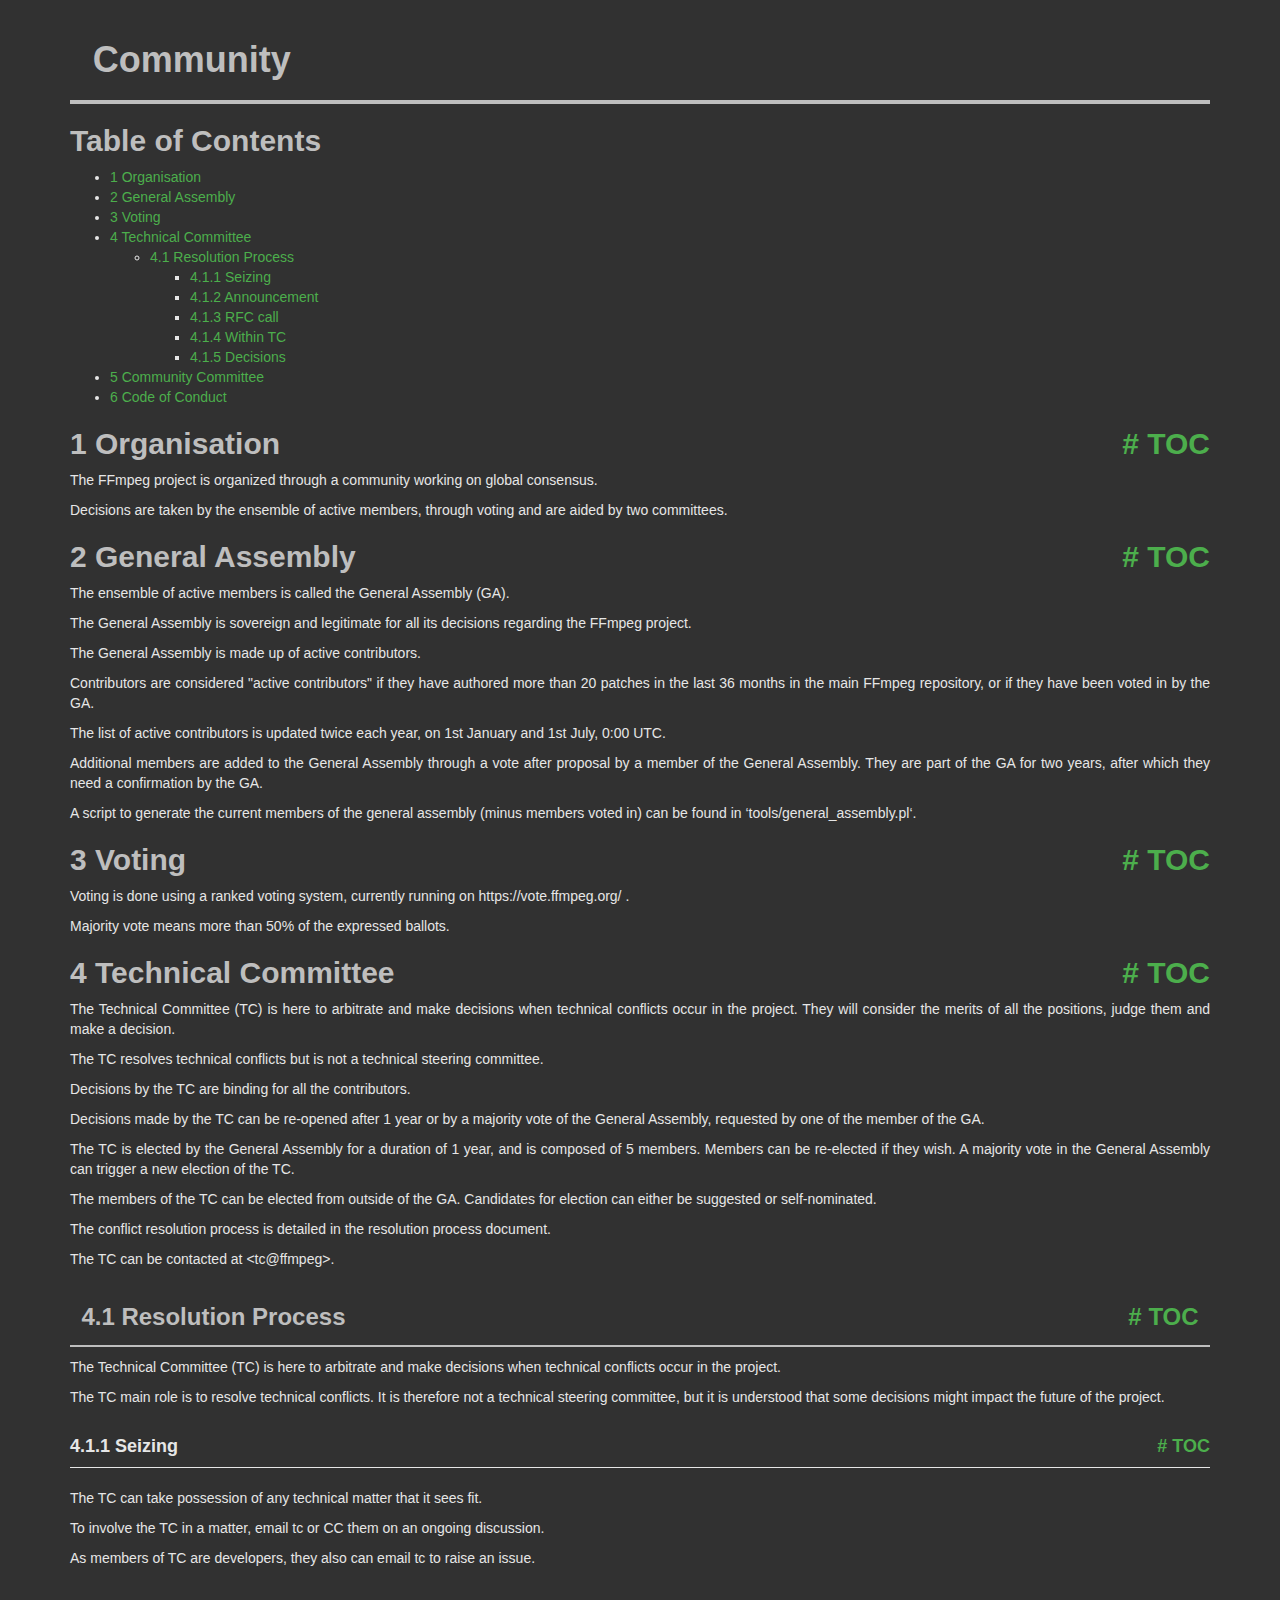
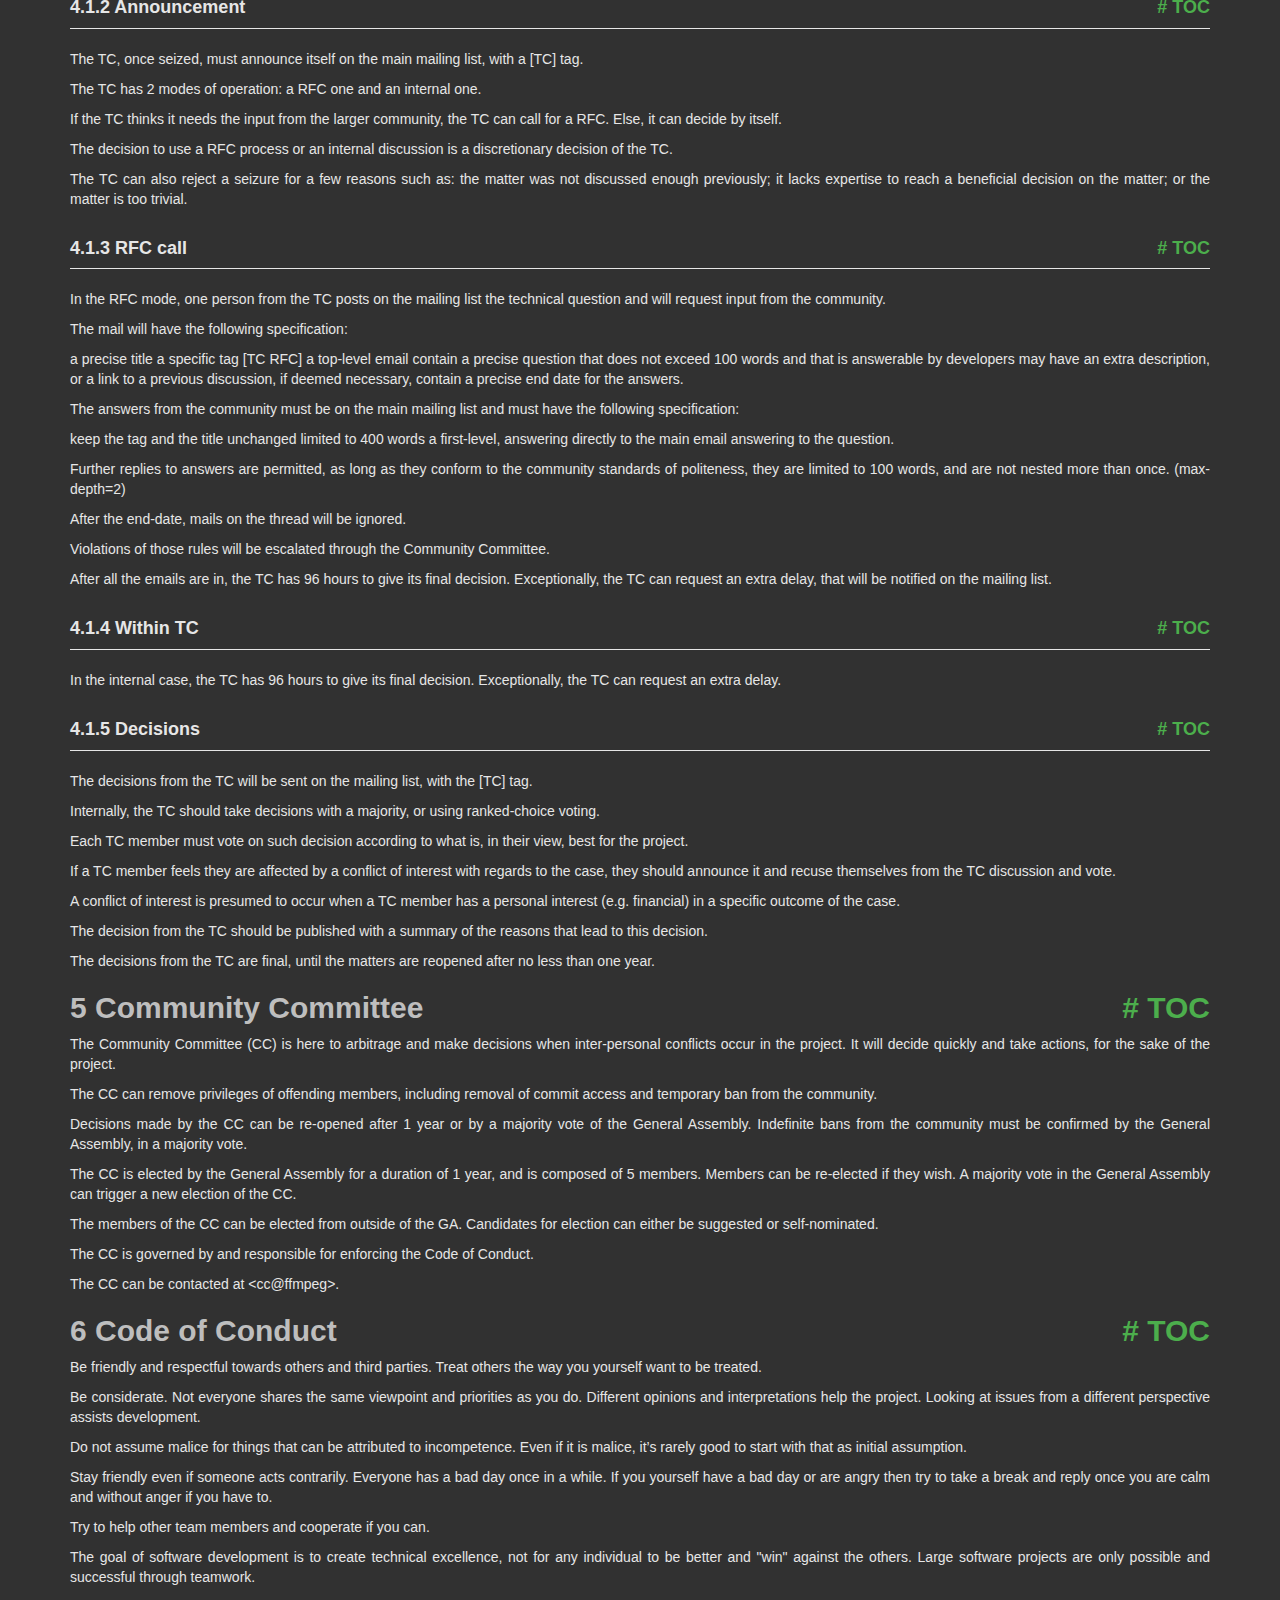
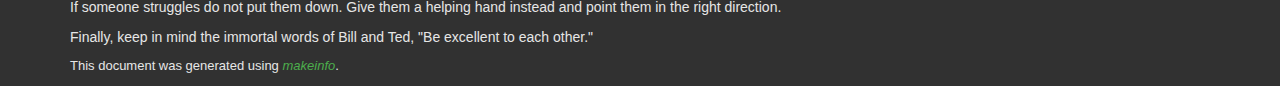
<file: comandos/musica/ffmpeg/doc/community.html>
<!DOCTYPE html PUBLIC "-//W3C//DTD HTML 4.01 Transitional//EN" "http://www.w3.org/TR/html4/loose.dtd">
<html>
<!-- Created by GNU Texinfo 7.2, https://www.gnu.org/software/texinfo/ -->
  <head>
    <meta charset="utf-8">
    <title>
      Community
    </title>
    <meta name="viewport" content="width=device-width,initial-scale=1.0">
    <link rel="stylesheet" type="text/css" href="bootstrap.min.css">
    <link rel="stylesheet" type="text/css" href="style.min.css">
  </head>
  <body>
    <div class="container">
      <h1>
      Community
      </h1>


<a name="SEC_Top"></a>

<div class="region-contents" id="SEC_Contents">
<h2 class="contents-heading">Table of Contents</h2>

<div class="contents">

<ul class="toc-numbered-mark">
  <li><a id="toc-Organisation" href="#Organisation-1">1 Organisation</a></li>
  <li><a id="toc-General-Assembly" href="#General-Assembly-1">2 General Assembly</a></li>
  <li><a id="toc-Voting" href="#Voting-1">3 Voting</a></li>
  <li><a id="toc-Technical-Committee" href="#Technical-Committee-1">4 Technical Committee</a>
  <ul class="toc-numbered-mark">
    <li><a id="toc-Resolution-Process" href="#Resolution-Process-1">4.1 Resolution Process</a>
    <ul class="toc-numbered-mark">
      <li><a id="toc-Seizing" href="#Seizing">4.1.1 Seizing</a></li>
      <li><a id="toc-Announcement" href="#Announcement">4.1.2 Announcement</a></li>
      <li><a id="toc-RFC-call" href="#RFC-call">4.1.3 RFC call</a></li>
      <li><a id="toc-Within-TC" href="#Within-TC">4.1.4 Within TC</a></li>
      <li><a id="toc-Decisions" href="#Decisions">4.1.5 Decisions</a></li>
    </ul></li>
  </ul></li>
  <li><a id="toc-Community-Committee" href="#Community-Committee-1">5 Community Committee</a></li>
  <li><a id="toc-Code-of-Conduct" href="#Code-of-Conduct-1">6 Code of Conduct</a></li>
</ul>
</div>
</div>

<a class="anchor" id="Organisation"></a><a name="Organisation-1"></a>
<h2 class="chapter">1 Organisation<span class="pull-right"><a class="anchor hidden-xs" href="#Organisation" aria-hidden="true">#</a> <a class="anchor hidden-xs"href="#toc-Organisation" aria-hidden="true">TOC</a></span></h2>

<p>The FFmpeg project is organized through a community working on global consensus.
</p>
<p>Decisions are taken by the ensemble of active members, through voting and are aided by two committees.
</p>
<a class="anchor" id="General-Assembly"></a><a name="General-Assembly-1"></a>
<h2 class="chapter">2 General Assembly<span class="pull-right"><a class="anchor hidden-xs" href="#General-Assembly" aria-hidden="true">#</a> <a class="anchor hidden-xs"href="#toc-General-Assembly" aria-hidden="true">TOC</a></span></h2>

<p>The ensemble of active members is called the General Assembly (GA).
</p>
<p>The General Assembly is sovereign and legitimate for all its decisions regarding the FFmpeg project.
</p>
<p>The General Assembly is made up of active contributors.
</p>
<p>Contributors are considered &quot;active contributors&quot; if they have authored more than 20 patches in the last 36 months in the main FFmpeg repository, or if they have been voted in by the GA.
</p>
<p>The list of active contributors is updated twice each year, on 1st January and 1st July, 0:00 UTC.
</p>
<p>Additional members are added to the General Assembly through a vote after proposal by a member of the General Assembly. They are part of the GA for two years, after which they need a confirmation by the GA.
</p>
<p>A script to generate the current members of the general assembly (minus members voted in) can be found in &lsquo;tools/general_assembly.pl&lsquo;.
</p>
<a class="anchor" id="Voting"></a><a name="Voting-1"></a>
<h2 class="chapter">3 Voting<span class="pull-right"><a class="anchor hidden-xs" href="#Voting" aria-hidden="true">#</a> <a class="anchor hidden-xs"href="#toc-Voting" aria-hidden="true">TOC</a></span></h2>

<p>Voting is done using a ranked voting system, currently running on https://vote.ffmpeg.org/ .
</p>
<p>Majority vote means more than 50% of the expressed ballots.
</p>
<a class="anchor" id="Technical-Committee"></a><a name="Technical-Committee-1"></a>
<h2 class="chapter">4 Technical Committee<span class="pull-right"><a class="anchor hidden-xs" href="#Technical-Committee" aria-hidden="true">#</a> <a class="anchor hidden-xs"href="#toc-Technical-Committee" aria-hidden="true">TOC</a></span></h2>

<p>The Technical Committee (TC) is here to arbitrate and make decisions when technical conflicts occur in the project. They will consider the merits of all the positions, judge them and make a decision.
</p>
<p>The TC resolves technical conflicts but is not a technical steering committee.
</p>
<p>Decisions by the TC are binding for all the contributors.
</p>
<p>Decisions made by the TC can be re-opened after 1 year or by a majority vote of the General Assembly, requested by one of the member of the GA.
</p>
<p>The TC is elected by the General Assembly for a duration of 1 year, and is composed of 5 members. Members can be re-elected if they wish. A majority vote in the General Assembly can trigger a new election of the TC.
</p>
<p>The members of the TC can be elected from outside of the GA. Candidates for election can either be suggested or self-nominated.
</p>
<p>The conflict resolution process is detailed in the resolution process document.
</p>
<p>The TC can be contacted at &lt;tc@ffmpeg&gt;.
</p>
<a class="anchor" id="Resolution-Process"></a><a name="Resolution-Process-1"></a>
<h3 class="section">4.1 Resolution Process<span class="pull-right"><a class="anchor hidden-xs" href="#Resolution-Process" aria-hidden="true">#</a> <a class="anchor hidden-xs"href="#toc-Resolution-Process" aria-hidden="true">TOC</a></span></h3>

<p>The Technical Committee (TC) is here to arbitrate and make decisions when technical conflicts occur in the project.
</p>
<p>The TC main role is to resolve technical conflicts. It is therefore not a technical steering committee, but it is understood that some decisions might impact the future of the project.
</p>
<a name="Seizing"></a>
<h4 class="subsection">4.1.1 Seizing<span class="pull-right"><a class="anchor hidden-xs" href="#Seizing" aria-hidden="true">#</a> <a class="anchor hidden-xs"href="#toc-Seizing" aria-hidden="true">TOC</a></span></h4>

<p>The TC can take possession of any technical matter that it sees fit.
</p>
<p>To involve the TC in a matter, email tc&nbsp;or CC them on an ongoing discussion.
</p>
<p>As members of TC are developers, they also can email tc&nbsp;to raise an issue.
</p><a name="Announcement"></a>
<h4 class="subsection">4.1.2 Announcement<span class="pull-right"><a class="anchor hidden-xs" href="#Announcement" aria-hidden="true">#</a> <a class="anchor hidden-xs"href="#toc-Announcement" aria-hidden="true">TOC</a></span></h4>

<p>The TC, once seized, must announce itself on the main mailing list, with a [TC] tag.
</p>
<p>The TC has 2 modes of operation: a RFC one and an internal one.
</p>
<p>If the TC thinks it needs the input from the larger community, the TC can call for a RFC. Else, it can decide by itself.
</p>
<p>The decision to use a RFC process or an internal discussion is a discretionary decision of the TC.
</p>
<p>The TC can also reject a seizure for a few reasons such as: the matter was not discussed enough previously; it lacks expertise to reach a beneficial decision on the matter; or the matter is too trivial.
</p><a name="RFC-call"></a>
<h4 class="subsection">4.1.3 RFC call<span class="pull-right"><a class="anchor hidden-xs" href="#RFC-call" aria-hidden="true">#</a> <a class="anchor hidden-xs"href="#toc-RFC-call" aria-hidden="true">TOC</a></span></h4>

<p>In the RFC mode, one person from the TC posts on the mailing list the technical question and will request input from the community.
</p>
<p>The mail will have the following specification:
</p>
<p>a precise title
    a specific tag [TC RFC]
    a top-level email
    contain a precise question that does not exceed 100 words and that is answerable by developers
    may have an extra description, or a link to a previous discussion, if deemed necessary,
    contain a precise end date for the answers.
</p>
<p>The answers from the community must be on the main mailing list and must have the following specification:
</p>
<p>keep the tag and the title unchanged
    limited to 400 words
    a first-level, answering directly to the main email
    answering to the question.
</p>
<p>Further replies to answers are permitted, as long as they conform to the community standards of politeness, they are limited to 100 words, and are not nested more than once. (max-depth=2)
</p>
<p>After the end-date, mails on the thread will be ignored.
</p>
<p>Violations of those rules will be escalated through the Community Committee.
</p>
<p>After all the emails are in, the TC has 96 hours to give its final decision. Exceptionally, the TC can request an extra delay, that will be notified on the mailing list.
</p><a name="Within-TC"></a>
<h4 class="subsection">4.1.4 Within TC<span class="pull-right"><a class="anchor hidden-xs" href="#Within-TC" aria-hidden="true">#</a> <a class="anchor hidden-xs"href="#toc-Within-TC" aria-hidden="true">TOC</a></span></h4>

<p>In the internal case, the TC has 96 hours to give its final decision. Exceptionally, the TC can request an extra delay.
</p><a name="Decisions"></a>
<h4 class="subsection">4.1.5 Decisions<span class="pull-right"><a class="anchor hidden-xs" href="#Decisions" aria-hidden="true">#</a> <a class="anchor hidden-xs"href="#toc-Decisions" aria-hidden="true">TOC</a></span></h4>

<p>The decisions from the TC will be sent on the mailing list, with the [TC] tag.
</p>
<p>Internally, the TC should take decisions with a majority, or using ranked-choice voting.
</p>
<p>Each TC member must vote on such decision according to what is, in their view, best for the project.
</p>
<p>If a TC member feels they are affected by a conflict of interest with regards to the case, they should announce it and recuse themselves from the TC
discussion and vote.
</p>
<p>A conflict of interest is presumed to occur when a TC member has a personal interest (e.g. financial) in a specific outcome of the case.
</p>
<p>The decision from the TC should be published with a summary of the reasons that lead to this decision.
</p>
<p>The decisions from the TC are final, until the matters are reopened after no less than one year.
</p>
<a class="anchor" id="Community-Committee"></a><a name="Community-Committee-1"></a>
<h2 class="chapter">5 Community Committee<span class="pull-right"><a class="anchor hidden-xs" href="#Community-Committee" aria-hidden="true">#</a> <a class="anchor hidden-xs"href="#toc-Community-Committee" aria-hidden="true">TOC</a></span></h2>

<p>The Community Committee (CC) is here to arbitrage and make decisions when inter-personal conflicts occur in the project. It will decide quickly and take actions, for the sake of the project.
</p>
<p>The CC can remove privileges of offending members, including removal of commit access and temporary ban from the community.
</p>
<p>Decisions made by the CC can be re-opened after 1 year or by a majority vote of the General Assembly. Indefinite bans from the community must be confirmed by the General Assembly, in a majority vote.
</p>
<p>The CC is elected by the General Assembly for a duration of 1 year, and is composed of 5 members. Members can be re-elected if they wish. A majority vote in the General Assembly can trigger a new election of the CC.
</p>
<p>The members of the CC can be elected from outside of the GA. Candidates for election can either be suggested or self-nominated.
</p>
<p>The CC is governed by and responsible for enforcing the Code of Conduct.
</p>
<p>The CC can be contacted at &lt;cc@ffmpeg&gt;.
</p>
<a class="anchor" id="Code-of-Conduct"></a><a name="Code-of-Conduct-1"></a>
<h2 class="chapter">6 Code of Conduct<span class="pull-right"><a class="anchor hidden-xs" href="#Code-of-Conduct" aria-hidden="true">#</a> <a class="anchor hidden-xs"href="#toc-Code-of-Conduct" aria-hidden="true">TOC</a></span></h2>

<p>Be friendly and respectful towards others and third parties.
Treat others the way you yourself want to be treated.
</p>
<p>Be considerate. Not everyone shares the same viewpoint and priorities as you do.
Different opinions and interpretations help the project.
Looking at issues from a different perspective assists development.
</p>
<p>Do not assume malice for things that can be attributed to incompetence. Even if
it is malice, it&rsquo;s rarely good to start with that as initial assumption.
</p>
<p>Stay friendly even if someone acts contrarily. Everyone has a bad day
once in a while.
If you yourself have a bad day or are angry then try to take a break and reply
once you are calm and without anger if you have to.
</p>
<p>Try to help other team members and cooperate if you can.
</p>
<p>The goal of software development is to create technical excellence, not for any
individual to be better and &quot;win&quot; against the others. Large software projects
are only possible and successful through teamwork.
</p>
<p>If someone struggles do not put them down. Give them a helping hand
instead and point them in the right direction.
</p>
<p>Finally, keep in mind the immortal words of Bill and Ted,
&quot;Be excellent to each other.&quot;
</p>
      <p style="font-size: small;">
        This document was generated using <a class="uref" href="https://www.gnu.org/software/texinfo/"><em class="emph">makeinfo</em></a>.
      </p>
    </div>
  </body>
</html>
</file>
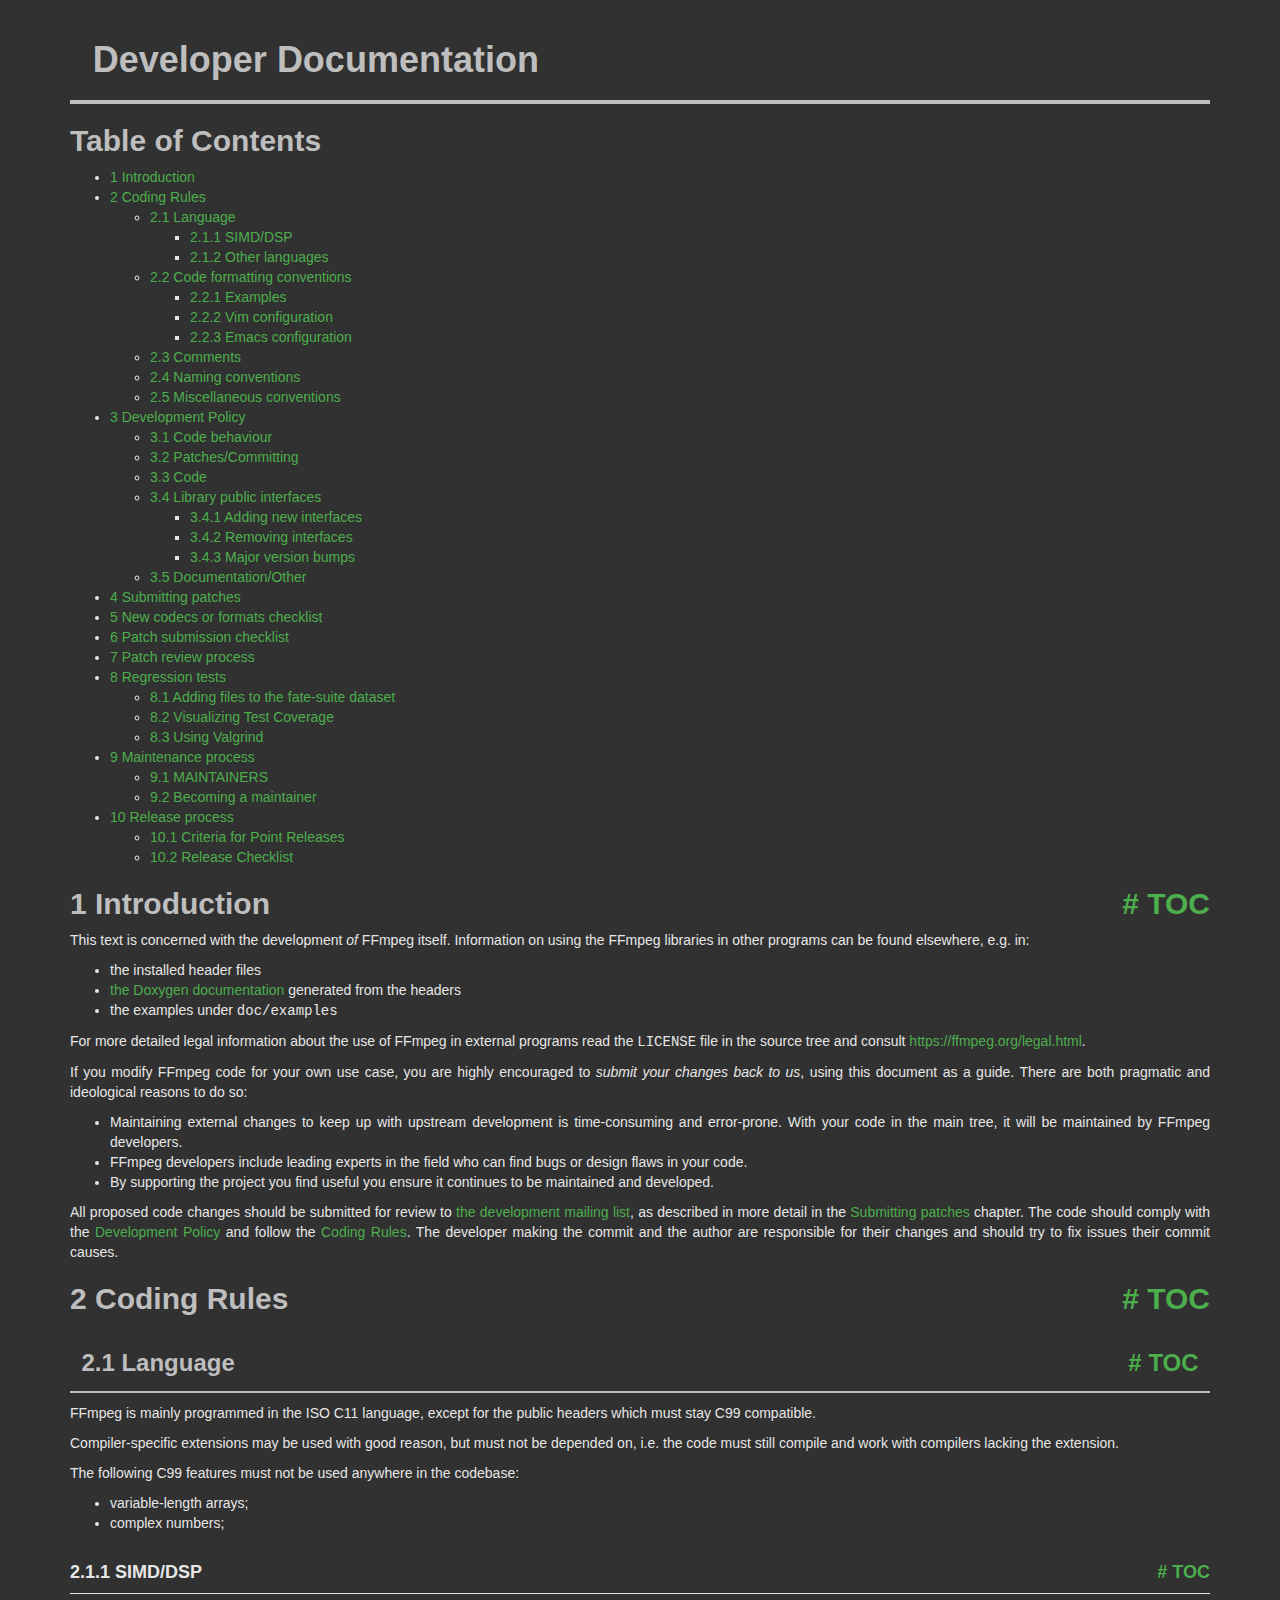
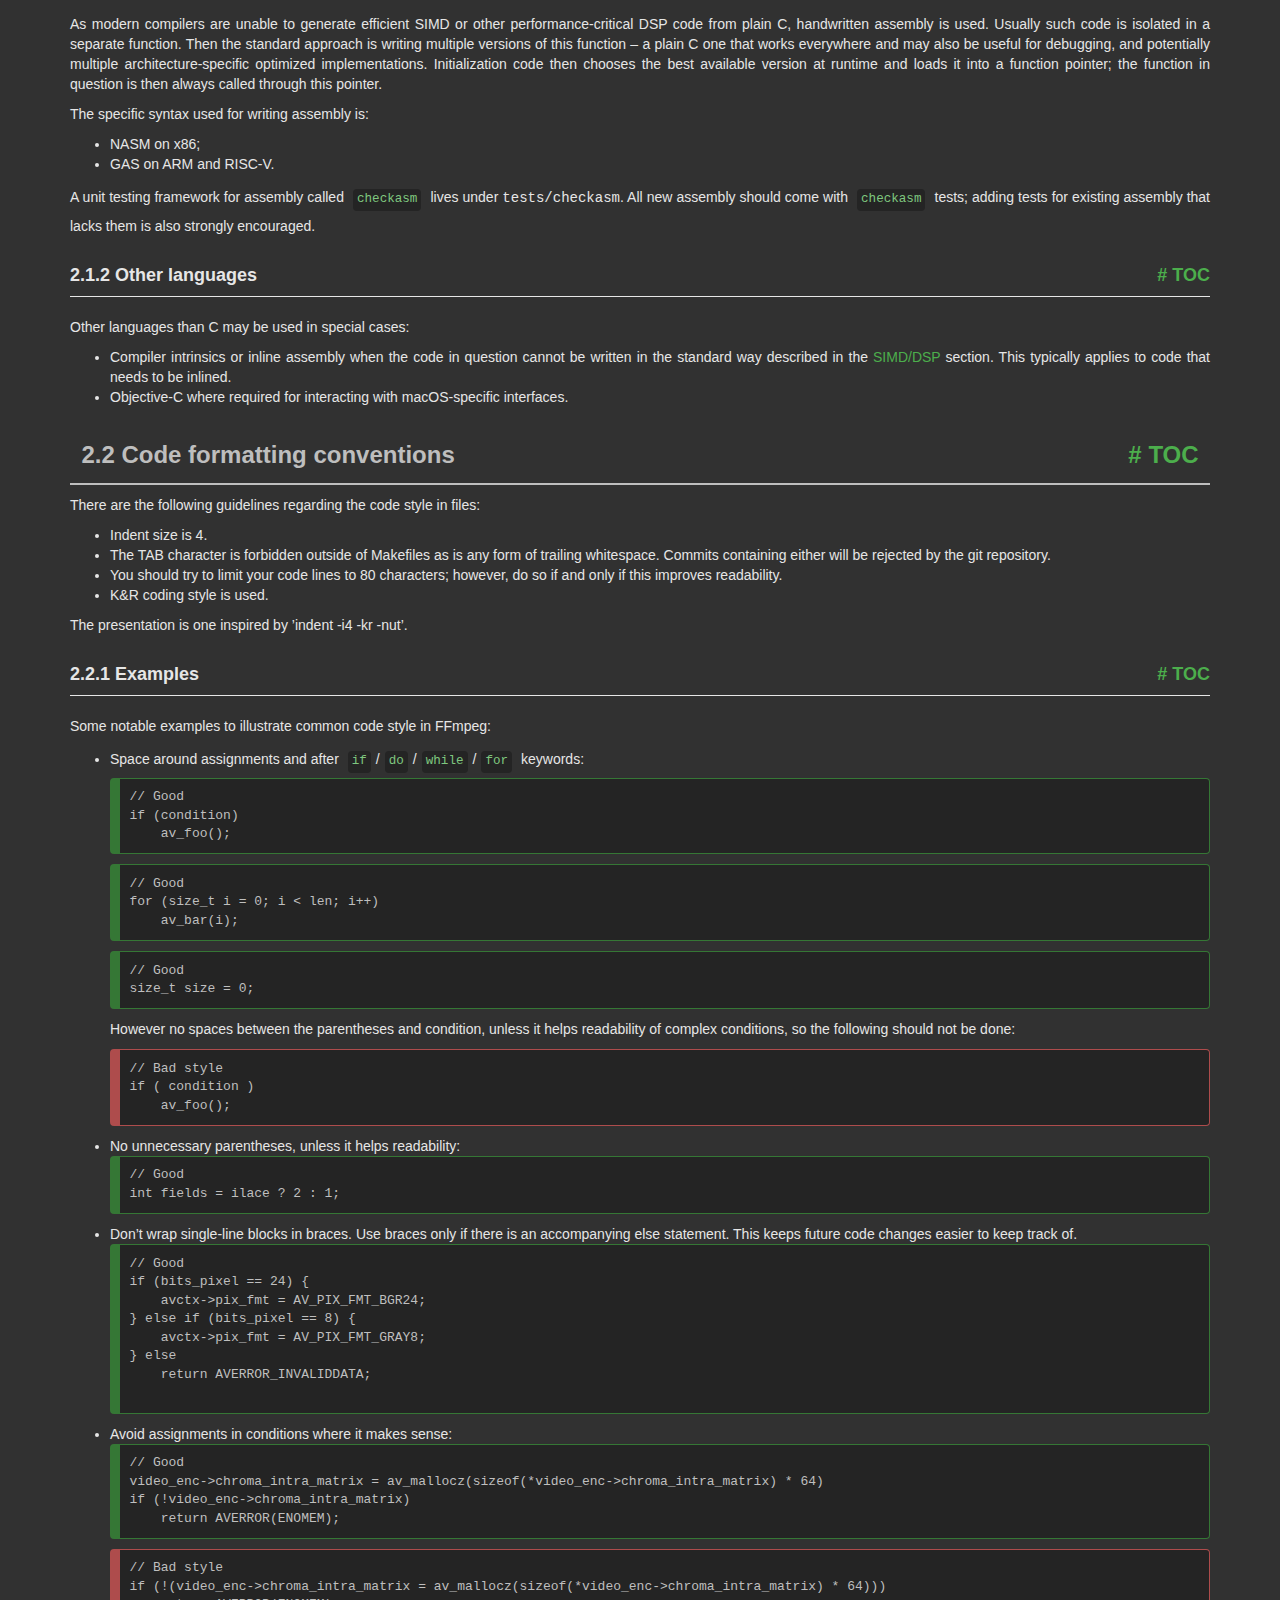
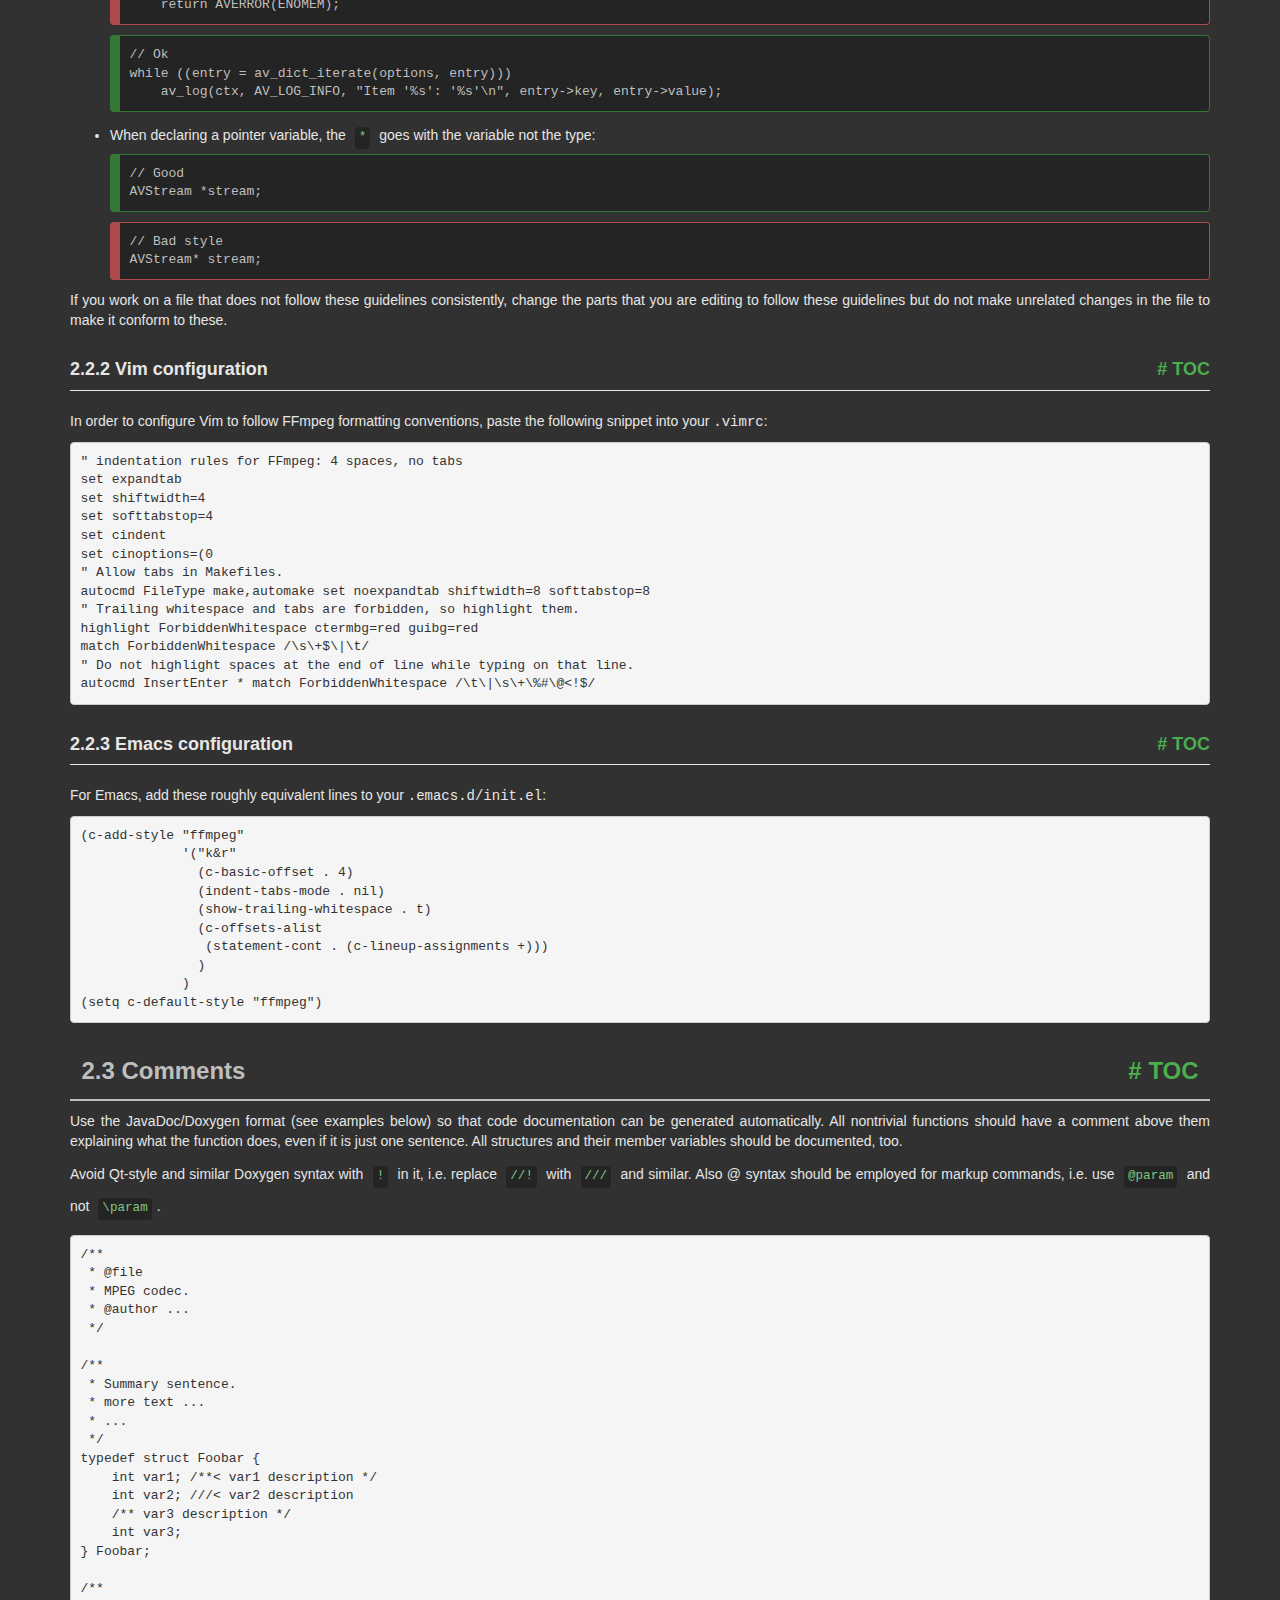
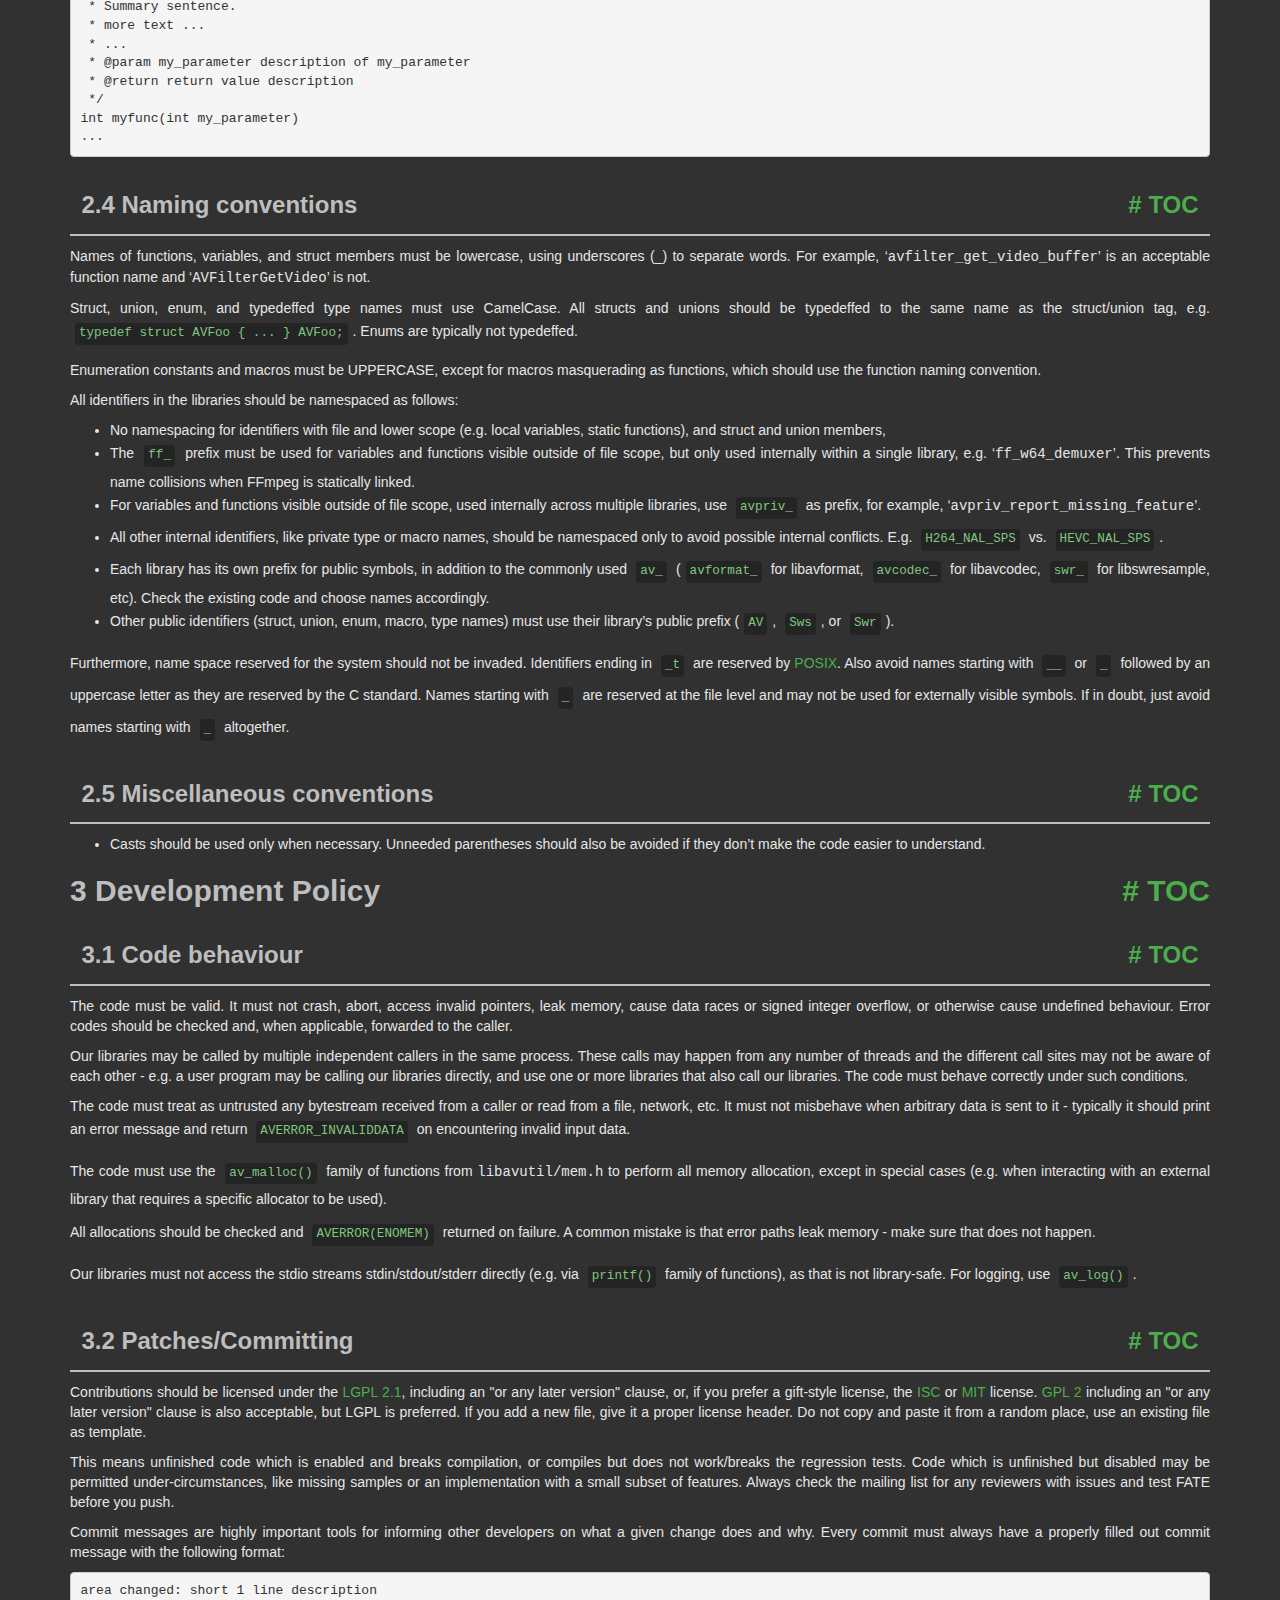
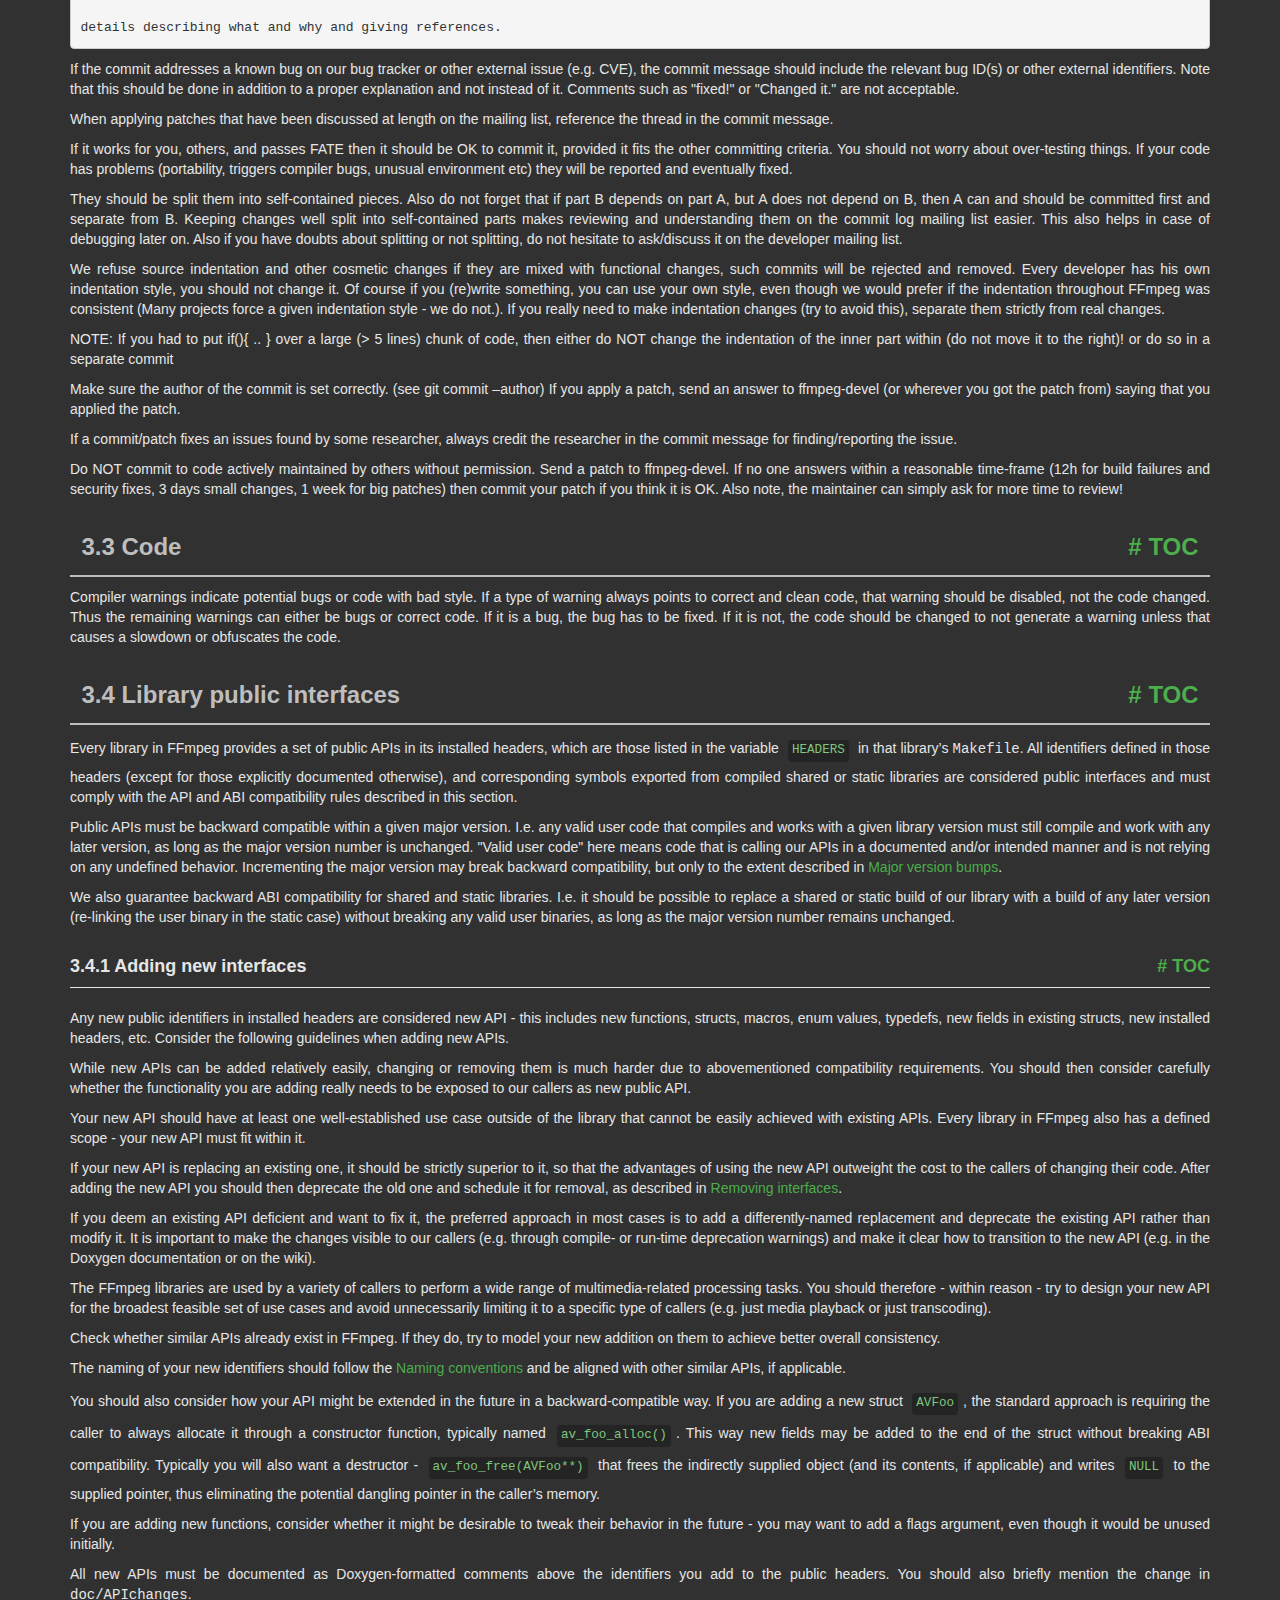
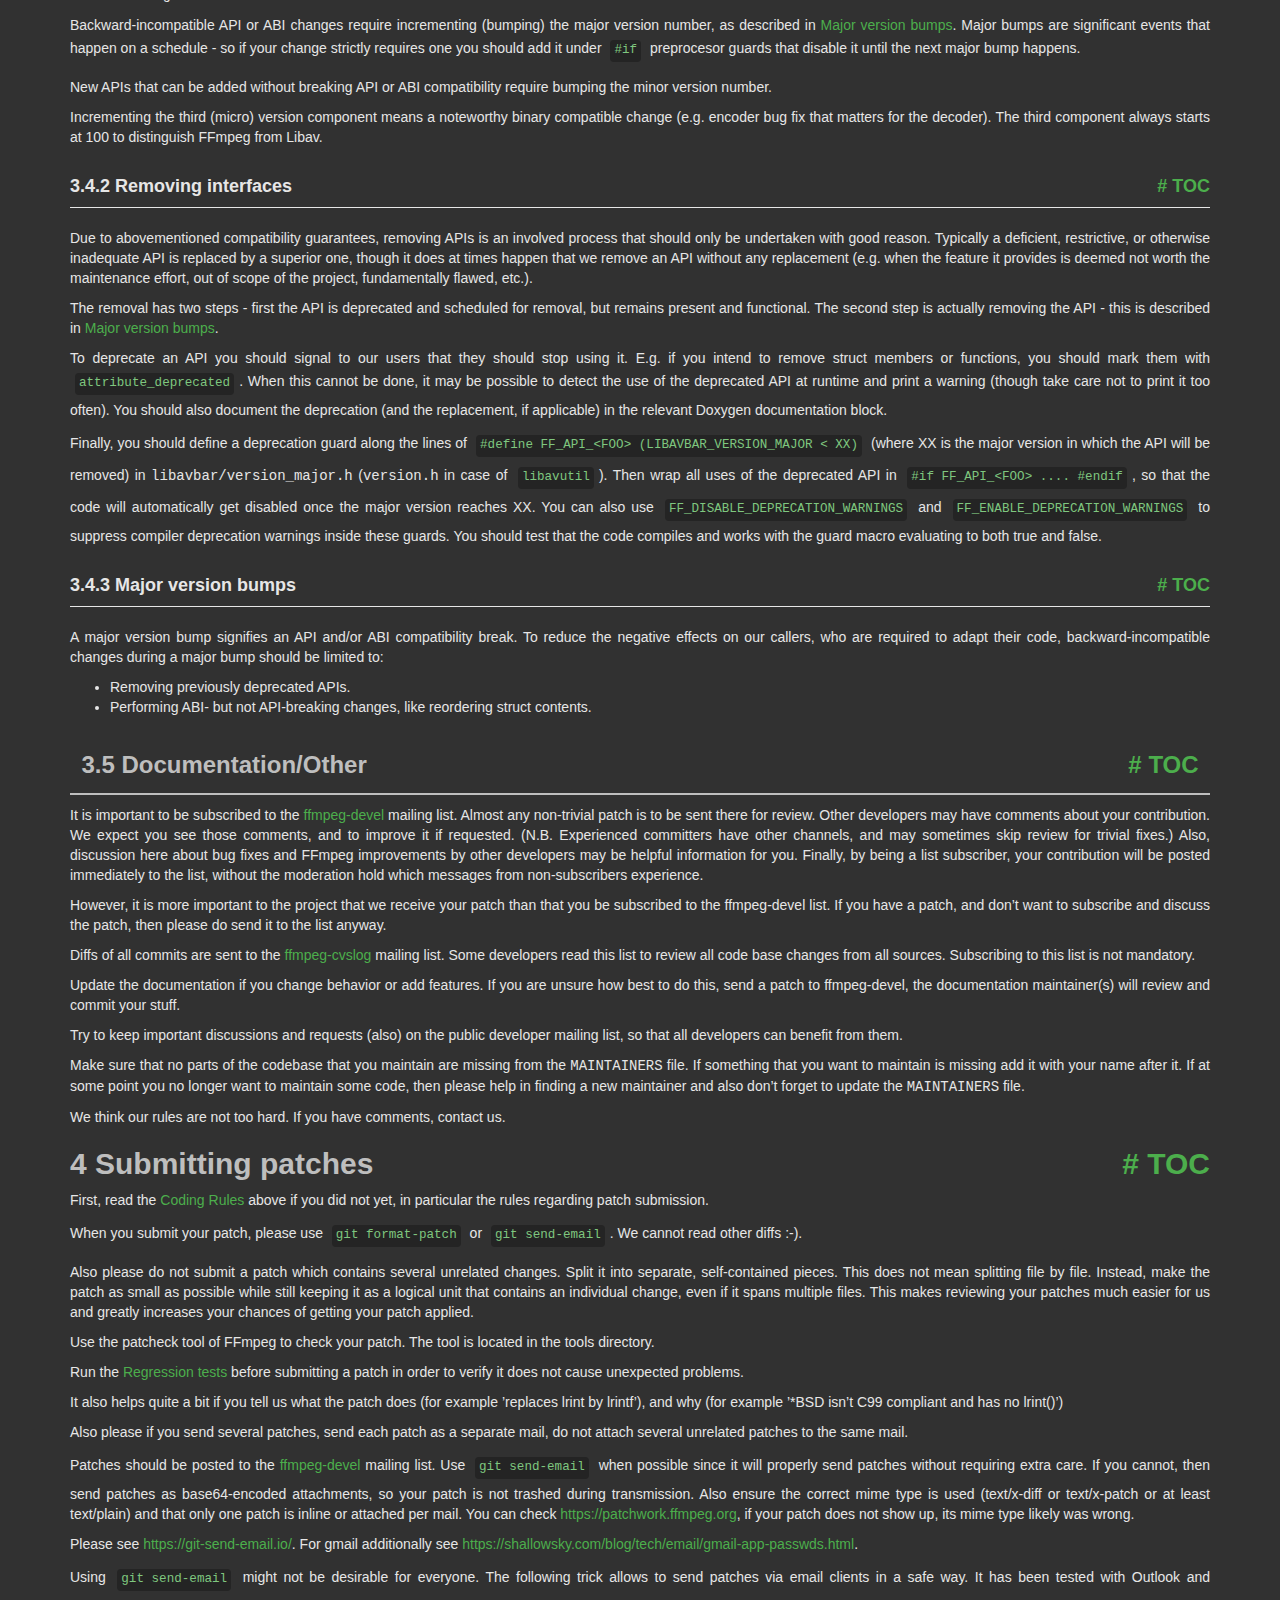
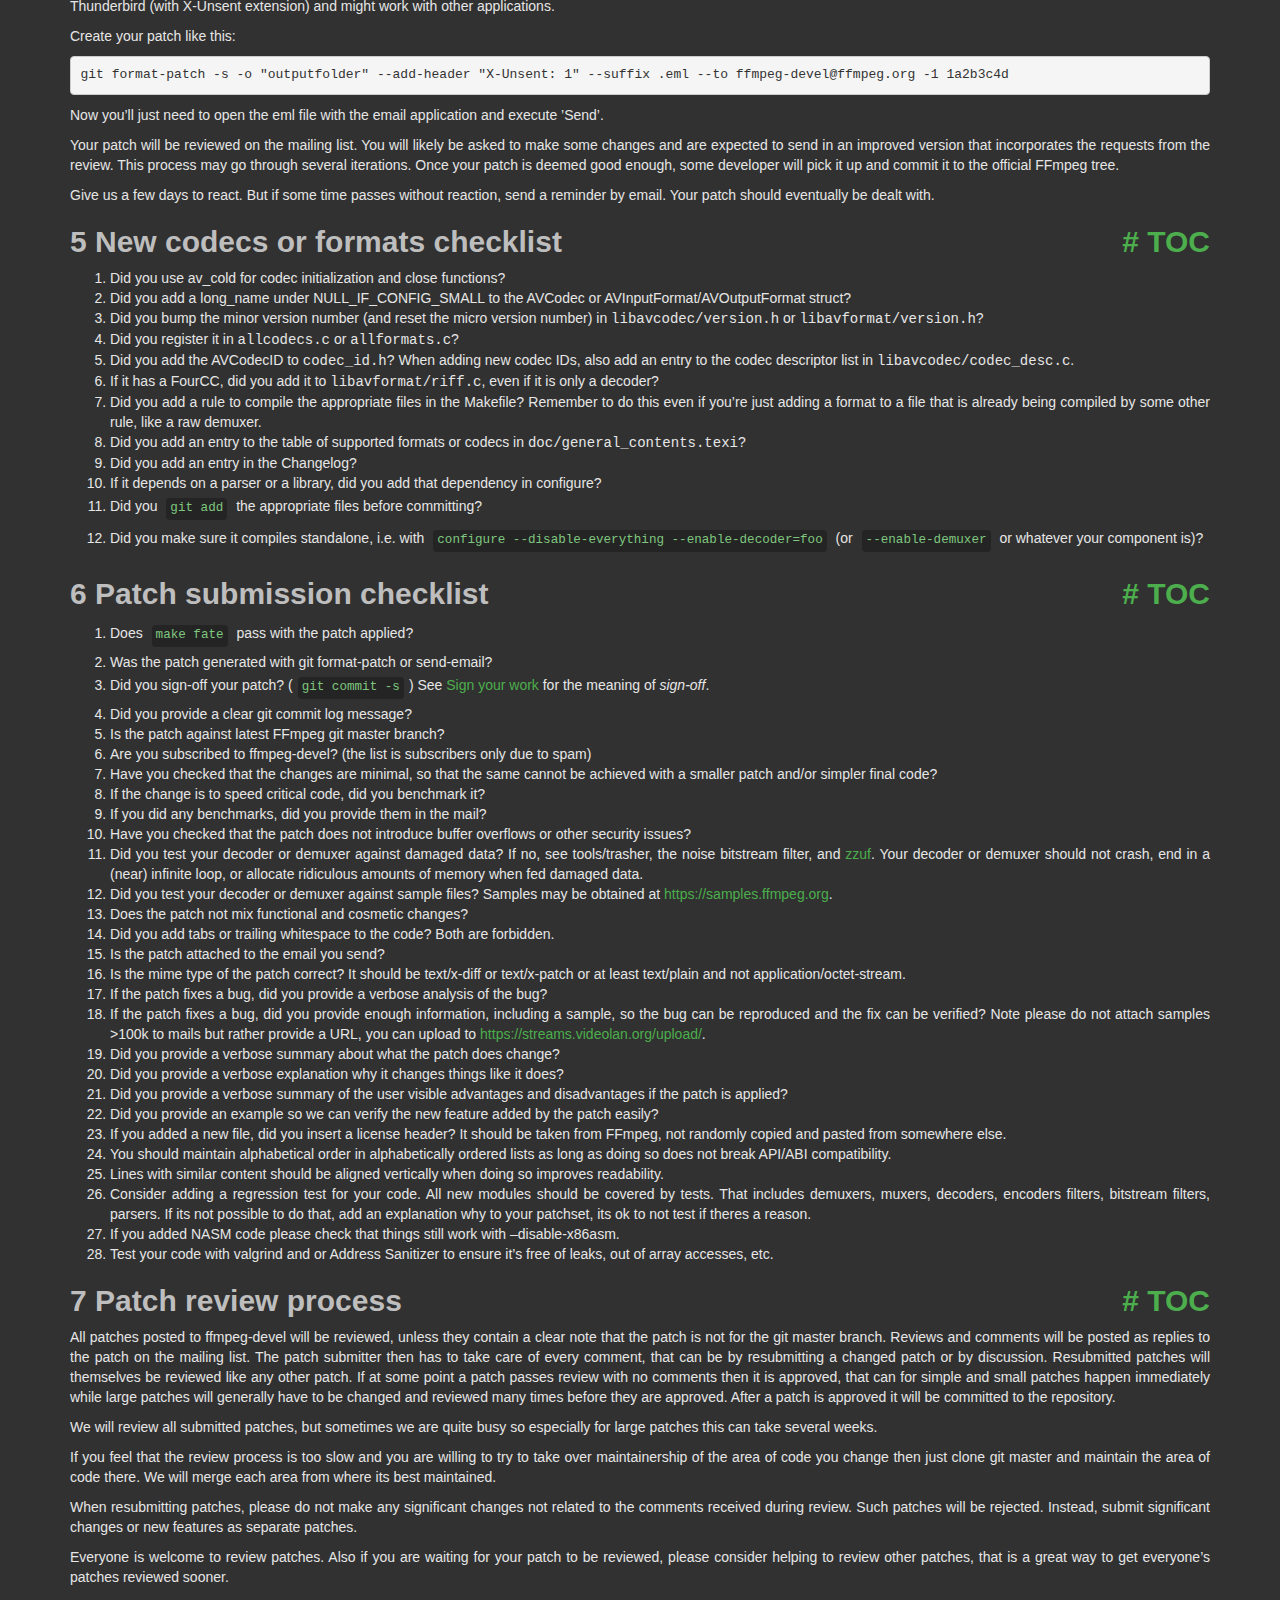
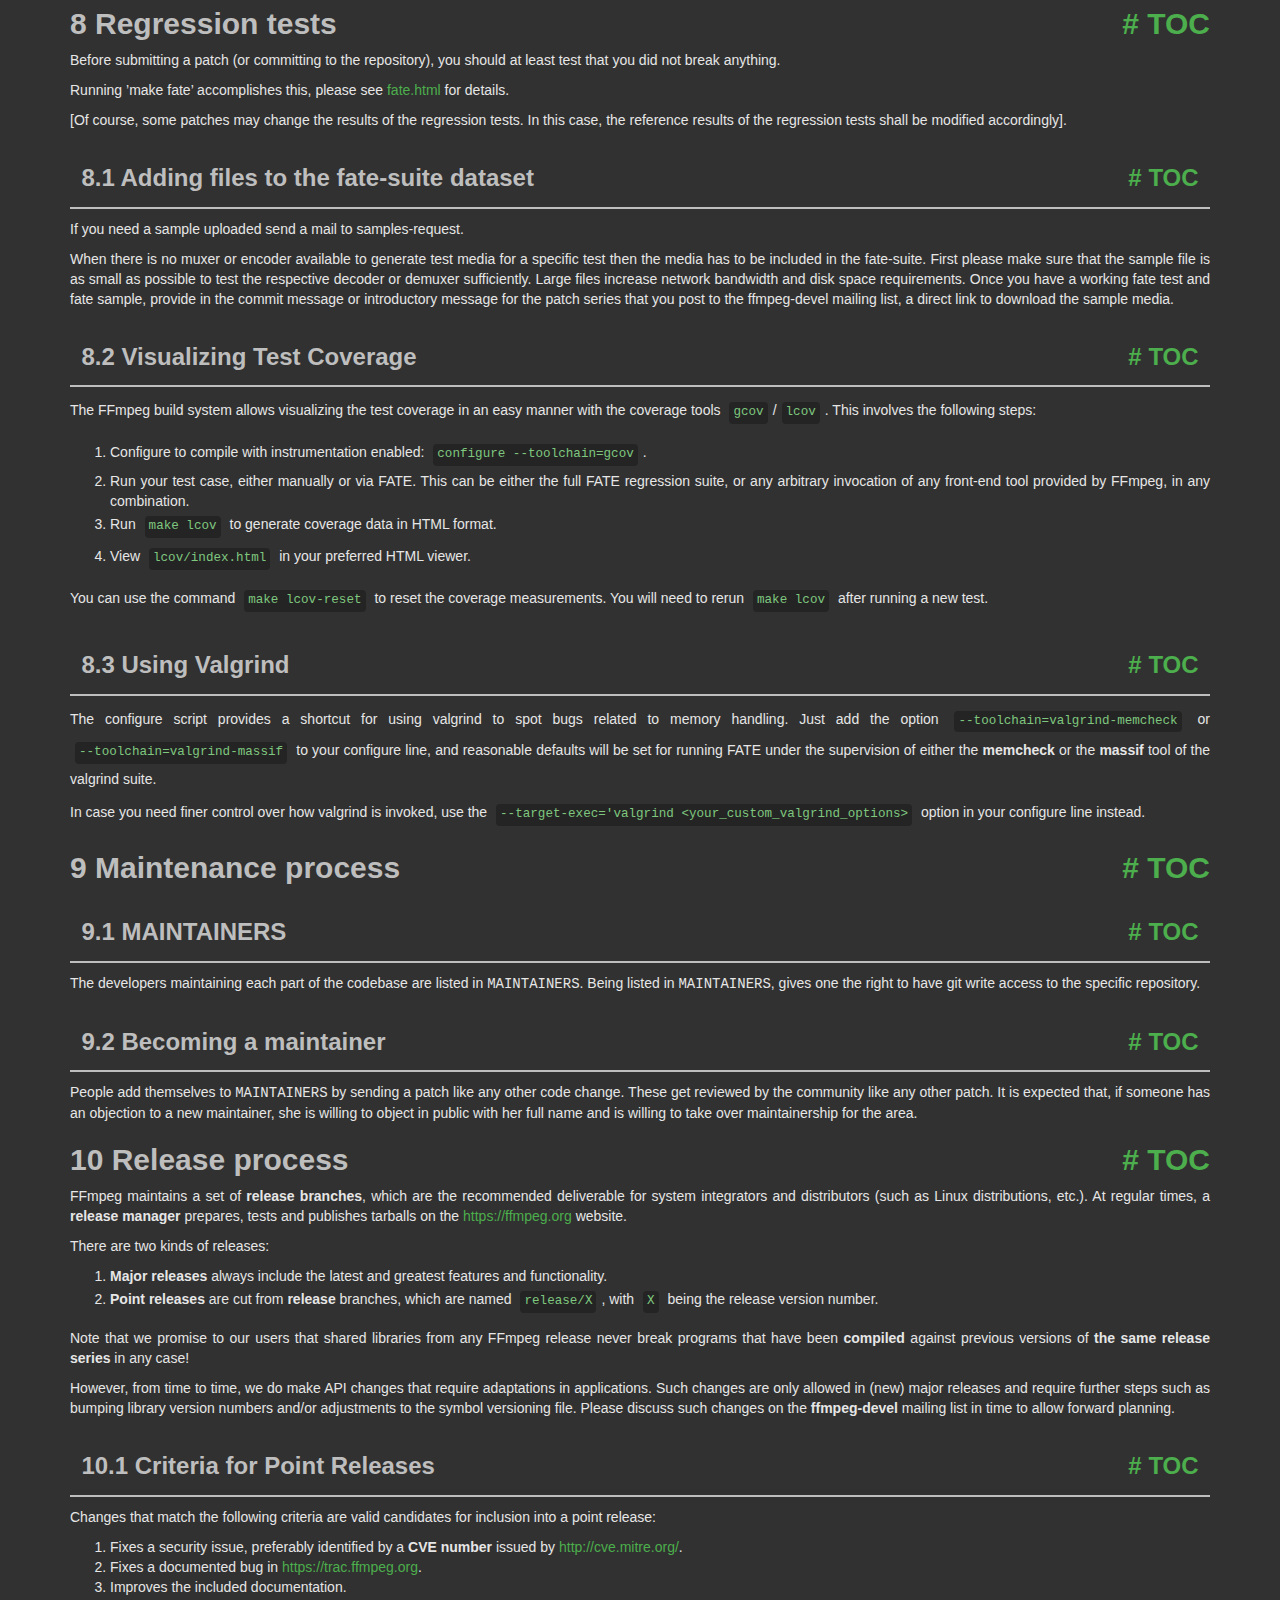
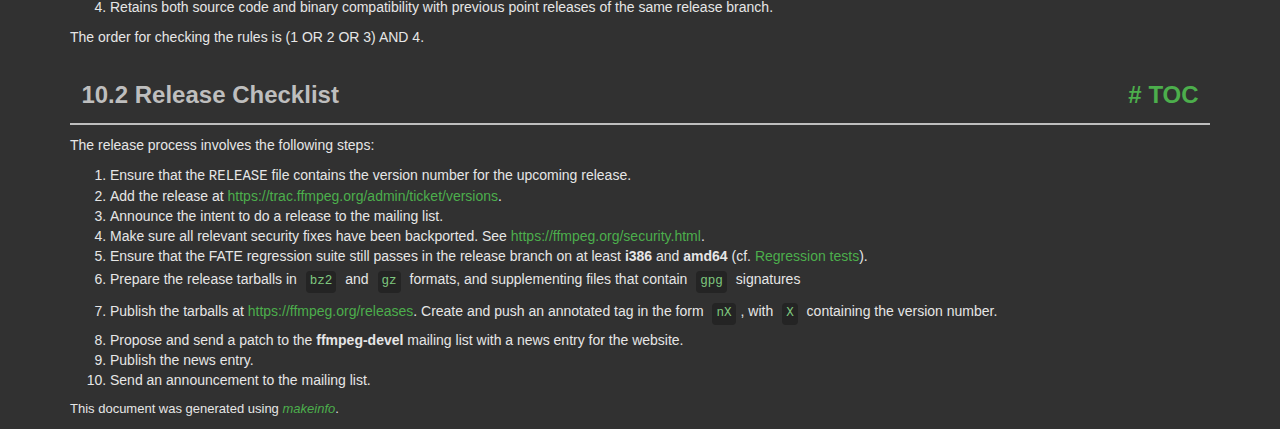
<file: comandos/musica/ffmpeg/doc/developer.html>
<!DOCTYPE html PUBLIC "-//W3C//DTD HTML 4.01 Transitional//EN" "http://www.w3.org/TR/html4/loose.dtd">
<html>
<!-- Created by GNU Texinfo 7.2, https://www.gnu.org/software/texinfo/ -->
  <head>
    <meta charset="utf-8">
    <title>
      Developer Documentation
    </title>
    <meta name="viewport" content="width=device-width,initial-scale=1.0">
    <link rel="stylesheet" type="text/css" href="bootstrap.min.css">
    <link rel="stylesheet" type="text/css" href="style.min.css">
  </head>
  <body>
    <div class="container">
      <h1>
      Developer Documentation
      </h1>


<a name="SEC_Top"></a>

<div class="region-contents" id="SEC_Contents">
<h2 class="contents-heading">Table of Contents</h2>

<div class="contents">

<ul class="toc-numbered-mark">
  <li><a id="toc-Introduction" href="#Introduction">1 Introduction</a></li>
  <li><a id="toc-Coding-Rules" href="#Coding-Rules-1">2 Coding Rules</a>
  <ul class="toc-numbered-mark">
    <li><a id="toc-Language" href="#Language">2.1 Language</a>
    <ul class="toc-numbered-mark">
      <li><a id="toc-SIMD_002fDSP" href="#SIMD_002fDSP-1">2.1.1 SIMD/DSP</a></li>
      <li><a id="toc-Other-languages" href="#Other-languages">2.1.2 Other languages</a></li>
    </ul></li>
    <li><a id="toc-Code-formatting-conventions" href="#Code-formatting-conventions">2.2 Code formatting conventions</a>
    <ul class="toc-numbered-mark">
      <li><a id="toc-Examples" href="#Examples">2.2.1 Examples</a></li>
      <li><a id="toc-Vim-configuration" href="#Vim-configuration">2.2.2 Vim configuration</a></li>
      <li><a id="toc-Emacs-configuration" href="#Emacs-configuration">2.2.3 Emacs configuration</a></li>
    </ul></li>
    <li><a id="toc-Comments" href="#Comments">2.3 Comments</a></li>
    <li><a id="toc-Naming-conventions" href="#Naming-conventions-1">2.4 Naming conventions</a></li>
    <li><a id="toc-Miscellaneous-conventions" href="#Miscellaneous-conventions">2.5 Miscellaneous conventions</a></li>
  </ul></li>
  <li><a id="toc-Development-Policy" href="#Development-Policy-1">3 Development Policy</a>
  <ul class="toc-numbered-mark">
    <li><a id="toc-Code-behaviour" href="#Code-behaviour">3.1 Code behaviour</a></li>
    <li><a id="toc-Patches_002fCommitting" href="#Patches_002fCommitting">3.2 Patches/Committing</a></li>
    <li><a id="toc-Code" href="#Code">3.3 Code</a></li>
    <li><a id="toc-Library-public-interfaces" href="#Library-public-interfaces">3.4 Library public interfaces</a>
    <ul class="toc-numbered-mark">
      <li><a id="toc-Adding-new-interfaces" href="#Adding-new-interfaces">3.4.1 Adding new interfaces</a></li>
      <li><a id="toc-Removing-interfaces" href="#Removing-interfaces-1">3.4.2 Removing interfaces</a></li>
      <li><a id="toc-Major-version-bumps" href="#Major-version-bumps-1">3.4.3 Major version bumps</a></li>
    </ul></li>
    <li><a id="toc-Documentation_002fOther" href="#Documentation_002fOther">3.5 Documentation/Other</a></li>
  </ul></li>
  <li><a id="toc-Submitting-patches" href="#Submitting-patches-1">4 Submitting patches</a></li>
  <li><a id="toc-New-codecs-or-formats-checklist" href="#New-codecs-or-formats-checklist">5 New codecs or formats checklist</a></li>
  <li><a id="toc-Patch-submission-checklist" href="#Patch-submission-checklist">6 Patch submission checklist</a></li>
  <li><a id="toc-Patch-review-process" href="#Patch-review-process">7 Patch review process</a></li>
  <li><a id="toc-Regression-tests" href="#Regression-tests-1">8 Regression tests</a>
  <ul class="toc-numbered-mark">
    <li><a id="toc-Adding-files-to-the-fate_002dsuite-dataset" href="#Adding-files-to-the-fate_002dsuite-dataset">8.1 Adding files to the fate-suite dataset</a></li>
    <li><a id="toc-Visualizing-Test-Coverage" href="#Visualizing-Test-Coverage">8.2 Visualizing Test Coverage</a></li>
    <li><a id="toc-Using-Valgrind" href="#Using-Valgrind">8.3 Using Valgrind</a></li>
  </ul></li>
  <li><a id="toc-Maintenance-process" href="#Maintenance-process">9 Maintenance process</a>
  <ul class="toc-numbered-mark">
    <li><a id="toc-MAINTAINERS" href="#MAINTAINERS-1">9.1 MAINTAINERS</a></li>
    <li><a id="toc-Becoming-a-maintainer" href="#Becoming-a-maintainer-1">9.2 Becoming a maintainer</a></li>
  </ul></li>
  <li><a id="toc-Release-process" href="#Release-process-1">10 Release process</a>
  <ul class="toc-numbered-mark">
    <li><a id="toc-Criteria-for-Point-Releases" href="#Criteria-for-Point-Releases-1">10.1 Criteria for Point Releases</a></li>
    <li><a id="toc-Release-Checklist" href="#Release-Checklist">10.2 Release Checklist</a></li>
  </ul></li>
</ul>
</div>
</div>

<a name="Introduction"></a>
<h2 class="chapter">1 Introduction<span class="pull-right"><a class="anchor hidden-xs" href="#Introduction" aria-hidden="true">#</a> <a class="anchor hidden-xs"href="#toc-Introduction" aria-hidden="true">TOC</a></span></h2>

<p>This text is concerned with the development <em class="emph">of</em> FFmpeg itself. Information
on using the FFmpeg libraries in other programs can be found elsewhere, e.g. in:
</p><ul class="itemize mark-bullet">
<li>the installed header files
</li><li><a class="url" href="http://ffmpeg.org/doxygen/trunk/index.html">the Doxygen documentation</a>
generated from the headers
</li><li>the examples under <samp class="file">doc/examples</samp>
</li></ul>

<p>For more detailed legal information about the use of FFmpeg in
external programs read the <samp class="file">LICENSE</samp> file in the source tree and
consult <a class="url" href="https://ffmpeg.org/legal.html">https://ffmpeg.org/legal.html</a>.
</p>
<p>If you modify FFmpeg code for your own use case, you are highly encouraged to
<em class="emph">submit your changes back to us</em>, using this document as a guide. There are
both pragmatic and ideological reasons to do so:
</p><ul class="itemize mark-bullet">
<li>Maintaining external changes to keep up with upstream development is
time-consuming and error-prone. With your code in the main tree, it will be
maintained by FFmpeg developers.
</li><li>FFmpeg developers include leading experts in the field who can find bugs or
design flaws in your code.
</li><li>By supporting the project you find useful you ensure it continues to be
maintained and developed.
</li></ul>

<p>All proposed code changes should be submitted for review to
<a class="url" href="mailto:ffmpeg-devel@ffmpeg.org">the development mailing list</a>, as
described in more detail in the <a class="ref" href="#Submitting-patches">Submitting patches</a> chapter. The code
should comply with the <a class="ref" href="#Development-Policy">Development Policy</a> and follow the <a class="ref" href="#Coding-Rules">Coding Rules</a>.
The developer making the commit and the author are responsible for their changes
and should try to fix issues their commit causes.
</p>
<a class="anchor" id="Coding-Rules"></a><a name="Coding-Rules-1"></a>
<h2 class="chapter">2 Coding Rules<span class="pull-right"><a class="anchor hidden-xs" href="#Coding-Rules" aria-hidden="true">#</a> <a class="anchor hidden-xs"href="#toc-Coding-Rules" aria-hidden="true">TOC</a></span></h2>

<a name="Language"></a>
<h3 class="section">2.1 Language<span class="pull-right"><a class="anchor hidden-xs" href="#Language" aria-hidden="true">#</a> <a class="anchor hidden-xs"href="#toc-Language" aria-hidden="true">TOC</a></span></h3>

<p>FFmpeg is mainly programmed in the ISO C11 language, except for the public
headers which must stay C99 compatible.
</p>
<p>Compiler-specific extensions may be used with good reason, but must not be
depended on, i.e. the code must still compile and work with compilers lacking
the extension.
</p>
<p>The following C99 features must not be used anywhere in the codebase:
</p><ul class="itemize mark-bullet">
<li>variable-length arrays;

</li><li>complex numbers;
</li></ul>

<a name="SIMD_002fDSP-1"></a>
<h4 class="subsection">2.1.1 SIMD/DSP<span class="pull-right"><a class="anchor hidden-xs" href="#SIMD_002fDSP" aria-hidden="true">#</a> <a class="anchor hidden-xs"href="#toc-SIMD_002fDSP" aria-hidden="true">TOC</a></span></h4>
<a class="anchor" id="SIMD_002fDSP"></a>
<p>As modern compilers are unable to generate efficient SIMD or other
performance-critical DSP code from plain C, handwritten assembly is used.
Usually such code is isolated in a separate function. Then the standard approach
is writing multiple versions of this function – a plain C one that works
everywhere and may also be useful for debugging, and potentially multiple
architecture-specific optimized implementations. Initialization code then
chooses the best available version at runtime and loads it into a function
pointer; the function in question is then always called through this pointer.
</p>
<p>The specific syntax used for writing assembly is:
</p><ul class="itemize mark-bullet">
<li>NASM on x86;

</li><li>GAS on ARM and RISC-V.
</li></ul>

<p>A unit testing framework for assembly called <code class="code">checkasm</code> lives under
<samp class="file">tests/checkasm</samp>. All new assembly should come with <code class="code">checkasm</code> tests;
adding tests for existing assembly that lacks them is also strongly encouraged.
</p>
<a name="Other-languages"></a>
<h4 class="subsection">2.1.2 Other languages<span class="pull-right"><a class="anchor hidden-xs" href="#Other-languages" aria-hidden="true">#</a> <a class="anchor hidden-xs"href="#toc-Other-languages" aria-hidden="true">TOC</a></span></h4>

<p>Other languages than C may be used in special cases:
</p><ul class="itemize mark-bullet">
<li>Compiler intrinsics or inline assembly when the code in question cannot be
written in the standard way described in the <a class="ref" href="#SIMD_002fDSP">SIMD/DSP</a> section. This
typically applies to code that needs to be inlined.

</li><li>Objective-C where required for interacting with macOS-specific interfaces.
</li></ul>

<a name="Code-formatting-conventions"></a>
<h3 class="section">2.2 Code formatting conventions<span class="pull-right"><a class="anchor hidden-xs" href="#Code-formatting-conventions" aria-hidden="true">#</a> <a class="anchor hidden-xs"href="#toc-Code-formatting-conventions" aria-hidden="true">TOC</a></span></h3>

<p>There are the following guidelines regarding the code style in files:
</p>
<ul class="itemize mark-bullet">
<li>Indent size is 4.

</li><li>The TAB character is forbidden outside of Makefiles as is any
form of trailing whitespace. Commits containing either will be
rejected by the git repository.

</li><li>You should try to limit your code lines to 80 characters; however, do so if
and only if this improves readability.

</li><li>K&amp;R coding style is used.
</li></ul>
<p>The presentation is one inspired by &rsquo;indent -i4 -kr -nut&rsquo;.
</p>
<a name="Examples"></a>
<h4 class="subsection">2.2.1 Examples<span class="pull-right"><a class="anchor hidden-xs" href="#Examples" aria-hidden="true">#</a> <a class="anchor hidden-xs"href="#toc-Examples" aria-hidden="true">TOC</a></span></h4>
<p>Some notable examples to illustrate common code style in FFmpeg:
</p>
<ul class="itemize mark-bullet">
<li>Space around assignments and after
<code class="code">if</code>/<code class="code">do</code>/<code class="code">while</code>/<code class="code">for</code> keywords:

<div class="example user-c user-good">
<pre class="example-preformatted">// Good
if (condition)
    av_foo();
</pre></div>

<div class="example user-c user-good">
<pre class="example-preformatted">// Good
for (size_t i = 0; i &lt; len; i++)
    av_bar(i);
</pre></div>

<div class="example user-c user-good">
<pre class="example-preformatted">// Good
size_t size = 0;
</pre></div>

<p>However no spaces between the parentheses and condition, unless it helps
readability of complex conditions, so the following should not be done:
</p>
<div class="example user-c user-bad">
<pre class="example-preformatted">// Bad style
if ( condition )
    av_foo();
</pre></div>

</li><li>No unnecessary parentheses, unless it helps readability:

<div class="example user-c user-good">
<pre class="example-preformatted">// Good
int fields = ilace ? 2 : 1;
</pre></div>

</li><li>Don&rsquo;t wrap single-line blocks in braces. Use braces only if there is an accompanying else statement. This keeps future code changes easier to keep track of.

<div class="example user-c user-good">
<pre class="example-preformatted">// Good
if (bits_pixel == 24) {
    avctx-&gt;pix_fmt = AV_PIX_FMT_BGR24;
} else if (bits_pixel == 8) {
    avctx-&gt;pix_fmt = AV_PIX_FMT_GRAY8;
} else
    return AVERROR_INVALIDDATA;

</pre></div>

</li><li>Avoid assignments in conditions where it makes sense:

<div class="example user-c user-good">
<pre class="example-preformatted">// Good
video_enc-&gt;chroma_intra_matrix = av_mallocz(sizeof(*video_enc-&gt;chroma_intra_matrix) * 64)
if (!video_enc-&gt;chroma_intra_matrix)
    return AVERROR(ENOMEM);
</pre></div>

<div class="example user-c user-bad">
<pre class="example-preformatted">// Bad style
if (!(video_enc-&gt;chroma_intra_matrix = av_mallocz(sizeof(*video_enc-&gt;chroma_intra_matrix) * 64)))
    return AVERROR(ENOMEM);
</pre></div>

<div class="example user-c user-good">
<pre class="example-preformatted">// Ok
while ((entry = av_dict_iterate(options, entry)))
    av_log(ctx, AV_LOG_INFO, &quot;Item '%s': '%s'\n&quot;, entry-&gt;key, entry-&gt;value);
</pre></div>

</li><li>When declaring a pointer variable, the <code class="code">*</code> goes with the variable not the type:

<div class="example user-c user-good">
<pre class="example-preformatted">// Good
AVStream *stream;
</pre></div>

<div class="example user-c user-bad">
<pre class="example-preformatted">// Bad style
AVStream* stream;
</pre></div>

</li></ul>

<p>If you work on a file that does not follow these guidelines consistently,
change the parts that you are editing to follow these guidelines but do
not make unrelated changes in the file to make it conform to these.
</p>
<a name="Vim-configuration"></a>
<h4 class="subsection">2.2.2 Vim configuration<span class="pull-right"><a class="anchor hidden-xs" href="#Vim-configuration" aria-hidden="true">#</a> <a class="anchor hidden-xs"href="#toc-Vim-configuration" aria-hidden="true">TOC</a></span></h4>
<p>In order to configure Vim to follow FFmpeg formatting conventions, paste
the following snippet into your <samp class="file">.vimrc</samp>:
</p><div class="example">
<pre class="example-preformatted">&quot; indentation rules for FFmpeg: 4 spaces, no tabs
set expandtab
set shiftwidth=4
set softtabstop=4
set cindent
set cinoptions=(0
&quot; Allow tabs in Makefiles.
autocmd FileType make,automake set noexpandtab shiftwidth=8 softtabstop=8
&quot; Trailing whitespace and tabs are forbidden, so highlight them.
highlight ForbiddenWhitespace ctermbg=red guibg=red
match ForbiddenWhitespace /\s\+$\|\t/
&quot; Do not highlight spaces at the end of line while typing on that line.
autocmd InsertEnter * match ForbiddenWhitespace /\t\|\s\+\%#\@&lt;!$/
</pre></div>

<a name="Emacs-configuration"></a>
<h4 class="subsection">2.2.3 Emacs configuration<span class="pull-right"><a class="anchor hidden-xs" href="#Emacs-configuration" aria-hidden="true">#</a> <a class="anchor hidden-xs"href="#toc-Emacs-configuration" aria-hidden="true">TOC</a></span></h4>
<p>For Emacs, add these roughly equivalent lines to your <samp class="file">.emacs.d/init.el</samp>:
</p><div class="example lisp">
<pre class="lisp-preformatted">(c-add-style &quot;ffmpeg&quot;
             '(&quot;k&amp;r&quot;
               (c-basic-offset . 4)
               (indent-tabs-mode . nil)
               (show-trailing-whitespace . t)
               (c-offsets-alist
                (statement-cont . (c-lineup-assignments +)))
               )
             )
(setq c-default-style &quot;ffmpeg&quot;)
</pre></div>

<a name="Comments"></a>
<h3 class="section">2.3 Comments<span class="pull-right"><a class="anchor hidden-xs" href="#Comments" aria-hidden="true">#</a> <a class="anchor hidden-xs"href="#toc-Comments" aria-hidden="true">TOC</a></span></h3>
<p>Use the JavaDoc/Doxygen  format (see examples below) so that code documentation
can be generated automatically. All nontrivial functions should have a comment
above them explaining what the function does, even if it is just one sentence.
All structures and their member variables should be documented, too.
</p>
<p>Avoid Qt-style and similar Doxygen syntax with <code class="code">!</code> in it, i.e. replace
<code class="code">//!</code> with <code class="code">///</code> and similar.  Also @ syntax should be employed
for markup commands, i.e. use <code class="code">@param</code> and not <code class="code">\param</code>.
</p>
<div class="example">
<pre class="example-preformatted">/**
 * @file
 * MPEG codec.
 * @author ...
 */

/**
 * Summary sentence.
 * more text ...
 * ...
 */
typedef struct Foobar {
    int var1; /**&lt; var1 description */
    int var2; ///&lt; var2 description
    /** var3 description */
    int var3;
} Foobar;

/**
 * Summary sentence.
 * more text ...
 * ...
 * @param my_parameter description of my_parameter
 * @return return value description
 */
int myfunc(int my_parameter)
...
</pre></div>

<a class="anchor" id="Naming-conventions"></a><a name="Naming-conventions-1"></a>
<h3 class="section">2.4 Naming conventions<span class="pull-right"><a class="anchor hidden-xs" href="#Naming-conventions" aria-hidden="true">#</a> <a class="anchor hidden-xs"href="#toc-Naming-conventions" aria-hidden="true">TOC</a></span></h3>

<p>Names of functions, variables, and struct members must be lowercase, using
underscores (_) to separate words. For example, &lsquo;<samp class="samp">avfilter_get_video_buffer</samp>&rsquo;
is an acceptable function name and &lsquo;<samp class="samp">AVFilterGetVideo</samp>&rsquo; is not.
</p>
<p>Struct, union, enum, and typedeffed type names must use CamelCase. All structs
and unions should be typedeffed to the same name as the struct/union tag, e.g.
<code class="code">typedef struct AVFoo { ... } AVFoo;</code>. Enums are typically not
typedeffed.
</p>
<p>Enumeration constants and macros must be UPPERCASE, except for macros
masquerading as functions, which should use the function naming convention.
</p>
<p>All identifiers in the libraries should be namespaced as follows:
</p><ul class="itemize mark-bullet">
<li>No namespacing for identifiers with file and lower scope (e.g. local variables,
static functions), and struct and union members,

</li><li>The <code class="code">ff_</code> prefix must be used for variables and functions visible outside
of file scope, but only used internally within a single library, e.g.
&lsquo;<samp class="samp">ff_w64_demuxer</samp>&rsquo;. This prevents name collisions when FFmpeg is statically
linked.

</li><li>For variables and functions visible outside of file scope, used internally
across multiple libraries, use <code class="code">avpriv_</code> as prefix, for example,
&lsquo;<samp class="samp">avpriv_report_missing_feature</samp>&rsquo;.

</li><li>All other internal identifiers, like private type or macro names, should be
namespaced only to avoid possible internal conflicts. E.g. <code class="code">H264_NAL_SPS</code>
vs. <code class="code">HEVC_NAL_SPS</code>.

</li><li>Each library has its own prefix for public symbols, in addition to the
commonly used <code class="code">av_</code> (<code class="code">avformat_</code> for libavformat,
<code class="code">avcodec_</code> for libavcodec, <code class="code">swr_</code> for libswresample, etc).
Check the existing code and choose names accordingly.

</li><li>Other public identifiers (struct, union, enum, macro, type names) must use their
library&rsquo;s public prefix (<code class="code">AV</code>, <code class="code">Sws</code>, or <code class="code">Swr</code>).
</li></ul>

<p>Furthermore, name space reserved for the system should not be invaded.
Identifiers ending in <code class="code">_t</code> are reserved by
<a class="url" href="http://pubs.opengroup.org/onlinepubs/007904975/functions/xsh_chap02_02.html#tag_02_02_02">POSIX</a>.
Also avoid names starting with <code class="code">__</code> or <code class="code">_</code> followed by an uppercase
letter as they are reserved by the C standard. Names starting with <code class="code">_</code>
are reserved at the file level and may not be used for externally visible
symbols. If in doubt, just avoid names starting with <code class="code">_</code> altogether.
</p>
<a name="Miscellaneous-conventions"></a>
<h3 class="section">2.5 Miscellaneous conventions<span class="pull-right"><a class="anchor hidden-xs" href="#Miscellaneous-conventions" aria-hidden="true">#</a> <a class="anchor hidden-xs"href="#toc-Miscellaneous-conventions" aria-hidden="true">TOC</a></span></h3>

<ul class="itemize mark-bullet">
<li>Casts should be used only when necessary. Unneeded parentheses
should also be avoided if they don&rsquo;t make the code easier to understand.
</li></ul>

<a class="anchor" id="Development-Policy"></a><a name="Development-Policy-1"></a>
<h2 class="chapter">3 Development Policy<span class="pull-right"><a class="anchor hidden-xs" href="#Development-Policy" aria-hidden="true">#</a> <a class="anchor hidden-xs"href="#toc-Development-Policy" aria-hidden="true">TOC</a></span></h2>

<a name="Code-behaviour"></a>
<h3 class="section">3.1 Code behaviour<span class="pull-right"><a class="anchor hidden-xs" href="#Code-behaviour" aria-hidden="true">#</a> <a class="anchor hidden-xs"href="#toc-Code-behaviour" aria-hidden="true">TOC</a></span></h3>

<a name="Correctness"></a>
<p>The code must be valid. It must not crash, abort, access invalid pointers, leak
memory, cause data races or signed integer overflow, or otherwise cause
undefined behaviour. Error codes should be checked and, when applicable,
forwarded to the caller.
</p>
<a name="Thread_002d-and-library_002dsafety"></a>
<p>Our libraries may be called by multiple independent callers in the same process.
These calls may happen from any number of threads and the different call sites
may not be aware of each other - e.g. a user program may be calling our
libraries directly, and use one or more libraries that also call our libraries.
The code must behave correctly under such conditions.
</p>
<a name="Robustness"></a>
<p>The code must treat as untrusted any bytestream received from a caller or read
from a file, network, etc. It must not misbehave when arbitrary data is sent to
it - typically it should print an error message and return
<code class="code">AVERROR_INVALIDDATA</code> on encountering invalid input data.
</p>
<a name="Memory-allocation"></a>
<p>The code must use the <code class="code">av_malloc()</code> family of functions from
<samp class="file">libavutil/mem.h</samp> to perform all memory allocation, except in special cases
(e.g. when interacting with an external library that requires a specific
allocator to be used).
</p>
<p>All allocations should be checked and <code class="code">AVERROR(ENOMEM)</code> returned on
failure. A common mistake is that error paths leak memory - make sure that does
not happen.
</p>
<a name="stdio"></a>
<p>Our libraries must not access the stdio streams stdin/stdout/stderr directly
(e.g. via <code class="code">printf()</code> family of functions), as that is not library-safe. For
logging, use <code class="code">av_log()</code>.
</p>
<a name="Patches_002fCommitting"></a>
<h3 class="section">3.2 Patches/Committing<span class="pull-right"><a class="anchor hidden-xs" href="#Patches_002fCommitting" aria-hidden="true">#</a> <a class="anchor hidden-xs"href="#toc-Patches_002fCommitting" aria-hidden="true">TOC</a></span></h3>
<a name="Licenses-for-patches-must-be-compatible-with-FFmpeg_002e"></a>
<p>Contributions should be licensed under the
<a class="uref" href="http://www.gnu.org/licenses/lgpl-2.1.html">LGPL 2.1</a>,
including an &quot;or any later version&quot; clause, or, if you prefer
a gift-style license, the
<a class="uref" href="http://opensource.org/licenses/isc-license.txt">ISC</a> or
<a class="uref" href="http://mit-license.org/">MIT</a> license.
<a class="uref" href="http://www.gnu.org/licenses/gpl-2.0.html">GPL 2</a> including
an &quot;or any later version&quot; clause is also acceptable, but LGPL is
preferred.
If you add a new file, give it a proper license header. Do not copy and
paste it from a random place, use an existing file as template.
</p>
<a name="You-must-not-commit-code-which-breaks-FFmpeg_0021"></a>
<p>This means unfinished code which is enabled and breaks compilation,
or compiles but does not work/breaks the regression tests. Code which
is unfinished but disabled may be permitted under-circumstances, like
missing samples or an implementation with a small subset of features.
Always check the mailing list for any reviewers with issues and test
FATE before you push.
</p>
<a name="Commit-messages"></a>
<p>Commit messages are highly important tools for informing other developers on
what a given change does and why. Every commit must always have a properly
filled out commit message with the following format:
</p><div class="example">
<pre class="example-preformatted">area changed: short 1 line description

details describing what and why and giving references.
</pre></div>

<p>If the commit addresses a known bug on our bug tracker or other external issue
(e.g. CVE), the commit message should include the relevant bug ID(s) or other
external identifiers. Note that this should be done in addition to a proper
explanation and not instead of it. Comments such as &quot;fixed!&quot; or &quot;Changed it.&quot;
are not acceptable.
</p>
<p>When applying patches that have been discussed at length on the mailing list,
reference the thread in the commit message.
</p>
<a name="Testing-must-be-adequate-but-not-excessive_002e"></a>
<p>If it works for you, others, and passes FATE then it should be OK to commit
it, provided it fits the other committing criteria. You should not worry about
over-testing things. If your code has problems (portability, triggers
compiler bugs, unusual environment etc) they will be reported and eventually
fixed.
</p>
<a name="Do-not-commit-unrelated-changes-together_002e"></a>
<p>They should be split them into self-contained pieces. Also do not forget
that if part B depends on part A, but A does not depend on B, then A can
and should be committed first and separate from B. Keeping changes well
split into self-contained parts makes reviewing and understanding them on
the commit log mailing list easier. This also helps in case of debugging
later on.
Also if you have doubts about splitting or not splitting, do not hesitate to
ask/discuss it on the developer mailing list.
</p>
<a name="Cosmetic-changes-should-be-kept-in-separate-patches_002e"></a>
<p>We refuse source indentation and other cosmetic changes if they are mixed
with functional changes, such commits will be rejected and removed. Every
developer has his own indentation style, you should not change it. Of course
if you (re)write something, you can use your own style, even though we would
prefer if the indentation throughout FFmpeg was consistent (Many projects
force a given indentation style - we do not.). If you really need to make
indentation changes (try to avoid this), separate them strictly from real
changes.
</p>
<p>NOTE: If you had to put if(){ .. } over a large (&gt; 5 lines) chunk of code,
then either do NOT change the indentation of the inner part within (do not
move it to the right)! or do so in a separate commit
</p>
<a name="Credit-the-author-of-the-patch_002e"></a>
<p>Make sure the author of the commit is set correctly. (see git commit &ndash;author)
If you apply a patch, send an
answer to ffmpeg-devel (or wherever you got the patch from) saying that
you applied the patch.
</p>
<a name="Credit-any-researchers"></a>
<p>If a commit/patch fixes an issues found by some researcher, always credit the
researcher in the commit message for finding/reporting the issue.
</p>
<a name="Always-wait-long-enough-before-pushing-changes"></a>
<p>Do NOT commit to code actively maintained by others without permission.
Send a patch to ffmpeg-devel. If no one answers within a reasonable
time-frame (12h for build failures and security fixes, 3 days small changes,
1 week for big patches) then commit your patch if you think it is OK.
Also note, the maintainer can simply ask for more time to review!
</p>
<a name="Code"></a>
<h3 class="section">3.3 Code<span class="pull-right"><a class="anchor hidden-xs" href="#Code" aria-hidden="true">#</a> <a class="anchor hidden-xs"href="#toc-Code" aria-hidden="true">TOC</a></span></h3>
<a name="Warnings-for-correct-code-may-be-disabled-if-there-is-no-other-option_002e"></a>
<p>Compiler warnings indicate potential bugs or code with bad style. If a type of
warning always points to correct and clean code, that warning should
be disabled, not the code changed.
Thus the remaining warnings can either be bugs or correct code.
If it is a bug, the bug has to be fixed. If it is not, the code should
be changed to not generate a warning unless that causes a slowdown
or obfuscates the code.
</p>
<a name="Library-public-interfaces"></a>
<h3 class="section">3.4 Library public interfaces<span class="pull-right"><a class="anchor hidden-xs" href="#Library-public-interfaces" aria-hidden="true">#</a> <a class="anchor hidden-xs"href="#toc-Library-public-interfaces" aria-hidden="true">TOC</a></span></h3>
<p>Every library in FFmpeg provides a set of public APIs in its installed headers,
which are those listed in the variable <code class="code">HEADERS</code> in that library&rsquo;s
<samp class="file">Makefile</samp>. All identifiers defined in those headers (except for those
explicitly documented otherwise), and corresponding symbols exported from
compiled shared or static libraries are considered public interfaces and must
comply with the API and ABI compatibility rules described in this section.
</p>
<p>Public APIs must be backward compatible within a given major version. I.e. any
valid user code that compiles and works with a given library version must still
compile and work with any later version, as long as the major version number is
unchanged. &quot;Valid user code&quot; here means code that is calling our APIs in a
documented and/or intended manner and is not relying on any undefined behavior.
Incrementing the major version may break backward compatibility, but only to the
extent described in <a class="ref" href="#Major-version-bumps">Major version bumps</a>.
</p>
<p>We also guarantee backward ABI compatibility for shared and static libraries.
I.e. it should be possible to replace a shared or static build of our library
with a build of any later version (re-linking the user binary in the static
case) without breaking any valid user binaries, as long as the major version
number remains unchanged.
</p>
<a name="Adding-new-interfaces"></a>
<h4 class="subsection">3.4.1 Adding new interfaces<span class="pull-right"><a class="anchor hidden-xs" href="#Adding-new-interfaces" aria-hidden="true">#</a> <a class="anchor hidden-xs"href="#toc-Adding-new-interfaces" aria-hidden="true">TOC</a></span></h4>
<p>Any new public identifiers in installed headers are considered new API - this
includes new functions, structs, macros, enum values, typedefs, new fields in
existing structs, new installed headers, etc. Consider the following
guidelines when adding new APIs.
</p>
<a name="Motivation"></a>
<p>While new APIs can be added relatively easily, changing or removing them is much
harder due to abovementioned compatibility requirements. You should then
consider carefully whether the functionality you are adding really needs to be
exposed to our callers as new public API.
</p>
<p>Your new API should have at least one well-established use case outside of the
library that cannot be easily achieved with existing APIs. Every library in
FFmpeg also has a defined scope - your new API must fit within it.
</p>
<a name="Replacing-existing-APIs"></a>
<p>If your new API is replacing an existing one, it should be strictly superior to
it, so that the advantages of using the new API outweight the cost to the
callers of changing their code. After adding the new API you should then
deprecate the old one and schedule it for removal, as described in
<a class="ref" href="#Removing-interfaces">Removing interfaces</a>.
</p>
<p>If you deem an existing API deficient and want to fix it, the preferred approach
in most cases is to add a differently-named replacement and deprecate the
existing API rather than modify it. It is important to make the changes visible
to our callers (e.g. through compile- or run-time deprecation warnings) and make
it clear how to transition to the new API (e.g. in the Doxygen documentation or
on the wiki).
</p>
<a name="API-design"></a>
<p>The FFmpeg libraries are used by a variety of callers to perform a wide range of
multimedia-related processing tasks. You should therefore - within reason - try
to design your new API for the broadest feasible set of use cases and avoid
unnecessarily limiting it to a specific type of callers (e.g. just media
playback or just transcoding).
</p>
<a name="Consistency"></a>
<p>Check whether similar APIs already exist in FFmpeg. If they do, try to model
your new addition on them to achieve better overall consistency.
</p>
<p>The naming of your new identifiers should follow the <a class="ref" href="#Naming-conventions">Naming conventions</a>
and be aligned with other similar APIs, if applicable.
</p>
<a name="Extensibility"></a>
<p>You should also consider how your API might be extended in the future in a
backward-compatible way. If you are adding a new struct <code class="code">AVFoo</code>, the
standard approach is requiring the caller to always allocate it through a
constructor function, typically named <code class="code">av_foo_alloc()</code>. This way new fields
may be added to the end of the struct without breaking ABI compatibility.
Typically you will also want a destructor - <code class="code">av_foo_free(AVFoo**)</code> that
frees the indirectly supplied object (and its contents, if applicable) and
writes <code class="code">NULL</code> to the supplied pointer, thus eliminating the potential
dangling pointer in the caller&rsquo;s memory.
</p>
<p>If you are adding new functions, consider whether it might be desirable to tweak
their behavior in the future - you may want to add a flags argument, even though
it would be unused initially.
</p>
<a name="Documentation"></a>
<p>All new APIs must be documented as Doxygen-formatted comments above the
identifiers you add to the public headers. You should also briefly mention the
change in <samp class="file">doc/APIchanges</samp>.
</p>
<a name="Bump-the-version"></a>
<p>Backward-incompatible API or ABI changes require incrementing (bumping) the
major version number, as described in <a class="ref" href="#Major-version-bumps">Major version bumps</a>. Major
bumps are significant events that happen on a schedule - so if your change
strictly requires one you should add it under <code class="code">#if</code> preprocesor guards that
disable it until the next major bump happens.
</p>
<p>New APIs that can be added without breaking API or ABI compatibility require
bumping the minor version number.
</p>
<p>Incrementing the third (micro) version component means a noteworthy binary
compatible change (e.g. encoder bug fix that matters for the decoder). The third
component always starts at 100 to distinguish FFmpeg from Libav.
</p>
<a class="anchor" id="Removing-interfaces"></a><a name="Removing-interfaces-1"></a>
<h4 class="subsection">3.4.2 Removing interfaces<span class="pull-right"><a class="anchor hidden-xs" href="#Removing-interfaces" aria-hidden="true">#</a> <a class="anchor hidden-xs"href="#toc-Removing-interfaces" aria-hidden="true">TOC</a></span></h4>
<p>Due to abovementioned compatibility guarantees, removing APIs is an involved
process that should only be undertaken with good reason. Typically a deficient,
restrictive, or otherwise inadequate API is replaced by a superior one, though
it does at times happen that we remove an API without any replacement (e.g. when
the feature it provides is deemed not worth the maintenance effort, out of scope
of the project, fundamentally flawed, etc.).
</p>
<p>The removal has two steps - first the API is deprecated and scheduled for
removal, but remains present and functional. The second step is actually
removing the API - this is described in <a class="ref" href="#Major-version-bumps">Major version bumps</a>.
</p>
<p>To deprecate an API you should signal to our users that they should stop using
it. E.g. if you intend to remove struct members or functions, you should mark
them with <code class="code">attribute_deprecated</code>. When this cannot be done, it may be
possible to detect the use of the deprecated API at runtime and print a warning
(though take care not to print it too often). You should also document the
deprecation (and the replacement, if applicable) in the relevant Doxygen
documentation block.
</p>
<p>Finally, you should define a deprecation guard along the lines of
<code class="code">#define FF_API_&lt;FOO&gt; (LIBAVBAR_VERSION_MAJOR &lt; XX)</code> (where XX is the major
version in which the API will be removed) in <samp class="file">libavbar/version_major.h</samp>
(<samp class="file">version.h</samp> in case of <code class="code">libavutil</code>). Then wrap all uses of the
deprecated API in <code class="code">#if FF_API_&lt;FOO&gt; .... #endif</code>, so that the code will
automatically get disabled once the major version reaches XX. You can also use
<code class="code">FF_DISABLE_DEPRECATION_WARNINGS</code> and <code class="code">FF_ENABLE_DEPRECATION_WARNINGS</code>
to suppress compiler deprecation warnings inside these guards. You should test
that the code compiles and works with the guard macro evaluating to both true
and false.
</p>
<a class="anchor" id="Major-version-bumps"></a><a name="Major-version-bumps-1"></a>
<h4 class="subsection">3.4.3 Major version bumps<span class="pull-right"><a class="anchor hidden-xs" href="#Major-version-bumps" aria-hidden="true">#</a> <a class="anchor hidden-xs"href="#toc-Major-version-bumps" aria-hidden="true">TOC</a></span></h4>
<p>A major version bump signifies an API and/or ABI compatibility break. To reduce
the negative effects on our callers, who are required to adapt their code,
backward-incompatible changes during a major bump should be limited to:
</p><ul class="itemize mark-bullet">
<li>Removing previously deprecated APIs.

</li><li>Performing ABI- but not API-breaking changes, like reordering struct contents.
</li></ul>

<a name="Documentation_002fOther"></a>
<h3 class="section">3.5 Documentation/Other<span class="pull-right"><a class="anchor hidden-xs" href="#Documentation_002fOther" aria-hidden="true">#</a> <a class="anchor hidden-xs"href="#toc-Documentation_002fOther" aria-hidden="true">TOC</a></span></h3>
<a name="Subscribe-to-the-ffmpeg_002ddevel-mailing-list_002e"></a>
<p>It is important to be subscribed to the
<a class="uref" href="https://lists.ffmpeg.org/mailman/listinfo/ffmpeg-devel">ffmpeg-devel</a>
mailing list. Almost any non-trivial patch is to be sent there for review.
Other developers may have comments about your contribution. We expect you see
those comments, and to improve it if requested. (N.B. Experienced committers
have other channels, and may sometimes skip review for trivial fixes.) Also,
discussion here about bug fixes and FFmpeg improvements by other developers may
be helpful information for you. Finally, by being a list subscriber, your
contribution will be posted immediately to the list, without the moderation
hold which messages from non-subscribers experience.
</p>
<p>However, it is more important to the project that we receive your patch than
that you be subscribed to the ffmpeg-devel list. If you have a patch, and don&rsquo;t
want to subscribe and discuss the patch, then please do send it to the list
anyway.
</p>
<a name="Subscribe-to-the-ffmpeg_002dcvslog-mailing-list_002e"></a>
<p>Diffs of all commits are sent to the
<a class="uref" href="https://lists.ffmpeg.org/mailman/listinfo/ffmpeg-cvslog">ffmpeg-cvslog</a>
mailing list. Some developers read this list to review all code base changes
from all sources. Subscribing to this list is not mandatory.
</p>
<a name="Keep-the-documentation-up-to-date_002e"></a>
<p>Update the documentation if you change behavior or add features. If you are
unsure how best to do this, send a patch to ffmpeg-devel, the documentation
maintainer(s) will review and commit your stuff.
</p>
<a name="Important-discussions-should-be-accessible-to-all_002e"></a>
<p>Try to keep important discussions and requests (also) on the public
developer mailing list, so that all developers can benefit from them.
</p>
<a name="Check-your-entries-in-MAINTAINERS_002e"></a>
<p>Make sure that no parts of the codebase that you maintain are missing from the
<samp class="file">MAINTAINERS</samp> file. If something that you want to maintain is missing add it with
your name after it.
If at some point you no longer want to maintain some code, then please help in
finding a new maintainer and also don&rsquo;t forget to update the <samp class="file">MAINTAINERS</samp> file.
</p>
<p>We think our rules are not too hard. If you have comments, contact us.
</p>
<a class="anchor" id="Submitting-patches"></a><a name="Submitting-patches-1"></a>
<h2 class="chapter">4 Submitting patches<span class="pull-right"><a class="anchor hidden-xs" href="#Submitting-patches" aria-hidden="true">#</a> <a class="anchor hidden-xs"href="#toc-Submitting-patches" aria-hidden="true">TOC</a></span></h2>

<p>First, read the <a class="ref" href="#Coding-Rules">Coding Rules</a> above if you did not yet, in particular
the rules regarding patch submission.
</p>
<p>When you submit your patch, please use <code class="code">git format-patch</code> or
<code class="code">git send-email</code>. We cannot read other diffs :-).
</p>
<p>Also please do not submit a patch which contains several unrelated changes.
Split it into separate, self-contained pieces. This does not mean splitting
file by file. Instead, make the patch as small as possible while still
keeping it as a logical unit that contains an individual change, even
if it spans multiple files. This makes reviewing your patches much easier
for us and greatly increases your chances of getting your patch applied.
</p>
<p>Use the patcheck tool of FFmpeg to check your patch.
The tool is located in the tools directory.
</p>
<p>Run the <a class="ref" href="#Regression-tests">Regression tests</a> before submitting a patch in order to verify
it does not cause unexpected problems.
</p>
<p>It also helps quite a bit if you tell us what the patch does (for example
&rsquo;replaces lrint by lrintf&rsquo;), and why (for example &rsquo;*BSD isn&rsquo;t C99 compliant
and has no lrint()&rsquo;)
</p>
<p>Also please if you send several patches, send each patch as a separate mail,
do not attach several unrelated patches to the same mail.
</p>
<p>Patches should be posted to the
<a class="uref" href="https://lists.ffmpeg.org/mailman/listinfo/ffmpeg-devel">ffmpeg-devel</a>
mailing list. Use <code class="code">git send-email</code> when possible since it will properly
send patches without requiring extra care. If you cannot, then send patches
as base64-encoded attachments, so your patch is not trashed during
transmission. Also ensure the correct mime type is used
(text/x-diff or text/x-patch or at least text/plain) and that only one
patch is inline or attached per mail.
You can check <a class="url" href="https://patchwork.ffmpeg.org">https://patchwork.ffmpeg.org</a>, if your patch does not show up, its mime type
likely was wrong.
</p>
<a name="How-to-setup-git-send_002demail_003f"></a>

<p>Please see <a class="url" href="https://git-send-email.io/">https://git-send-email.io/</a>.
For gmail additionally see <a class="url" href="https://shallowsky.com/blog/tech/email/gmail-app-passwds.html">https://shallowsky.com/blog/tech/email/gmail-app-passwds.html</a>.
</p>
<a name="Sending-patches-from-email-clients"></a>
<p>Using <code class="code">git send-email</code> might not be desirable for everyone. The
following trick allows to send patches via email clients in a safe
way. It has been tested with Outlook and Thunderbird (with X-Unsent
extension) and might work with other applications.
</p>
<p>Create your patch like this:
</p>
<pre class="verbatim">git format-patch -s -o &quot;outputfolder&quot; --add-header &quot;X-Unsent: 1&quot; --suffix .eml --to ffmpeg-devel@ffmpeg.org -1 1a2b3c4d
</pre>
<p>Now you&rsquo;ll just need to open the eml file with the email application
and execute &rsquo;Send&rsquo;.
</p>
<a name="Reviews"></a>
<p>Your patch will be reviewed on the mailing list. You will likely be asked
to make some changes and are expected to send in an improved version that
incorporates the requests from the review. This process may go through
several iterations. Once your patch is deemed good enough, some developer
will pick it up and commit it to the official FFmpeg tree.
</p>
<p>Give us a few days to react. But if some time passes without reaction,
send a reminder by email. Your patch should eventually be dealt with.
</p>

<a name="New-codecs-or-formats-checklist"></a>
<h2 class="chapter">5 New codecs or formats checklist<span class="pull-right"><a class="anchor hidden-xs" href="#New-codecs-or-formats-checklist" aria-hidden="true">#</a> <a class="anchor hidden-xs"href="#toc-New-codecs-or-formats-checklist" aria-hidden="true">TOC</a></span></h2>

<ol class="enumerate">
<li> Did you use av_cold for codec initialization and close functions?

</li><li> Did you add a long_name under NULL_IF_CONFIG_SMALL to the AVCodec or
AVInputFormat/AVOutputFormat struct?

</li><li> Did you bump the minor version number (and reset the micro version
number) in <samp class="file">libavcodec/version.h</samp> or <samp class="file">libavformat/version.h</samp>?

</li><li> Did you register it in <samp class="file">allcodecs.c</samp> or <samp class="file">allformats.c</samp>?

</li><li> Did you add the AVCodecID to <samp class="file">codec_id.h</samp>?
When adding new codec IDs, also add an entry to the codec descriptor
list in <samp class="file">libavcodec/codec_desc.c</samp>.

</li><li> If it has a FourCC, did you add it to <samp class="file">libavformat/riff.c</samp>,
even if it is only a decoder?

</li><li> Did you add a rule to compile the appropriate files in the Makefile?
Remember to do this even if you&rsquo;re just adding a format to a file that is
already being compiled by some other rule, like a raw demuxer.

</li><li> Did you add an entry to the table of supported formats or codecs in
<samp class="file">doc/general_contents.texi</samp>?

</li><li> Did you add an entry in the Changelog?

</li><li> If it depends on a parser or a library, did you add that dependency in
configure?

</li><li> Did you <code class="code">git add</code> the appropriate files before committing?

</li><li> Did you make sure it compiles standalone, i.e. with
<code class="code">configure --disable-everything --enable-decoder=foo</code>
(or <code class="code">--enable-demuxer</code> or whatever your component is)?
</li></ol>


<a name="Patch-submission-checklist"></a>
<h2 class="chapter">6 Patch submission checklist<span class="pull-right"><a class="anchor hidden-xs" href="#Patch-submission-checklist" aria-hidden="true">#</a> <a class="anchor hidden-xs"href="#toc-Patch-submission-checklist" aria-hidden="true">TOC</a></span></h2>

<ol class="enumerate">
<li> Does <code class="code">make fate</code> pass with the patch applied?

</li><li> Was the patch generated with git format-patch or send-email?

</li><li> Did you sign-off your patch? (<code class="code">git commit -s</code>)
See <a class="uref" href="https://git.kernel.org/pub/scm/linux/kernel/git/torvalds/linux.git/plain/Documentation/process/submitting-patches.rst">Sign your work</a> for the meaning
of <em class="dfn">sign-off</em>.

</li><li> Did you provide a clear git commit log message?

</li><li> Is the patch against latest FFmpeg git master branch?

</li><li> Are you subscribed to ffmpeg-devel?
(the list is subscribers only due to spam)

</li><li> Have you checked that the changes are minimal, so that the same cannot be
achieved with a smaller patch and/or simpler final code?

</li><li> If the change is to speed critical code, did you benchmark it?

</li><li> If you did any benchmarks, did you provide them in the mail?

</li><li> Have you checked that the patch does not introduce buffer overflows or
other security issues?

</li><li> Did you test your decoder or demuxer against damaged data? If no, see
tools/trasher, the noise bitstream filter, and
<a class="uref" href="http://caca.zoy.org/wiki/zzuf">zzuf</a>. Your decoder or demuxer
should not crash, end in a (near) infinite loop, or allocate ridiculous
amounts of memory when fed damaged data.

</li><li> Did you test your decoder or demuxer against sample files?
Samples may be obtained at <a class="url" href="https://samples.ffmpeg.org">https://samples.ffmpeg.org</a>.

</li><li> Does the patch not mix functional and cosmetic changes?

</li><li> Did you add tabs or trailing whitespace to the code? Both are forbidden.

</li><li> Is the patch attached to the email you send?

</li><li> Is the mime type of the patch correct? It should be text/x-diff or
text/x-patch or at least text/plain and not application/octet-stream.

</li><li> If the patch fixes a bug, did you provide a verbose analysis of the bug?

</li><li> If the patch fixes a bug, did you provide enough information, including
a sample, so the bug can be reproduced and the fix can be verified?
Note please do not attach samples &gt;100k to mails but rather provide a
URL, you can upload to <a class="url" href="https://streams.videolan.org/upload/">https://streams.videolan.org/upload/</a>.

</li><li> Did you provide a verbose summary about what the patch does change?

</li><li> Did you provide a verbose explanation why it changes things like it does?

</li><li> Did you provide a verbose summary of the user visible advantages and
disadvantages if the patch is applied?

</li><li> Did you provide an example so we can verify the new feature added by the
patch easily?

</li><li> If you added a new file, did you insert a license header? It should be
taken from FFmpeg, not randomly copied and pasted from somewhere else.

</li><li> You should maintain alphabetical order in alphabetically ordered lists as
long as doing so does not break API/ABI compatibility.

</li><li> Lines with similar content should be aligned vertically when doing so
improves readability.

</li><li> Consider adding a regression test for your code. All new modules
should be covered by tests. That includes demuxers, muxers, decoders, encoders
filters, bitstream filters, parsers. If its not possible to do that, add
an explanation why to your patchset, its ok to not test if theres a reason.

</li><li> If you added NASM code please check that things still work with &ndash;disable-x86asm.

</li><li> Test your code with valgrind and or Address Sanitizer to ensure it&rsquo;s free
of leaks, out of array accesses, etc.
</li></ol>

<a name="Patch-review-process"></a>
<h2 class="chapter">7 Patch review process<span class="pull-right"><a class="anchor hidden-xs" href="#Patch-review-process" aria-hidden="true">#</a> <a class="anchor hidden-xs"href="#toc-Patch-review-process" aria-hidden="true">TOC</a></span></h2>

<p>All patches posted to ffmpeg-devel will be reviewed, unless they contain a
clear note that the patch is not for the git master branch.
Reviews and comments will be posted as replies to the patch on the
mailing list. The patch submitter then has to take care of every comment,
that can be by resubmitting a changed patch or by discussion. Resubmitted
patches will themselves be reviewed like any other patch. If at some point
a patch passes review with no comments then it is approved, that can for
simple and small patches happen immediately while large patches will generally
have to be changed and reviewed many times before they are approved.
After a patch is approved it will be committed to the repository.
</p>
<p>We will review all submitted patches, but sometimes we are quite busy so
especially for large patches this can take several weeks.
</p>
<p>If you feel that the review process is too slow and you are willing to try to
take over maintainership of the area of code you change then just clone
git master and maintain the area of code there. We will merge each area from
where its best maintained.
</p>
<p>When resubmitting patches, please do not make any significant changes
not related to the comments received during review. Such patches will
be rejected. Instead, submit significant changes or new features as
separate patches.
</p>
<p>Everyone is welcome to review patches. Also if you are waiting for your patch
to be reviewed, please consider helping to review other patches, that is a great
way to get everyone&rsquo;s patches reviewed sooner.
</p>
<a class="anchor" id="Regression-tests"></a><a name="Regression-tests-1"></a>
<h2 class="chapter">8 Regression tests<span class="pull-right"><a class="anchor hidden-xs" href="#Regression-tests" aria-hidden="true">#</a> <a class="anchor hidden-xs"href="#toc-Regression-tests" aria-hidden="true">TOC</a></span></h2>

<p>Before submitting a patch (or committing to the repository), you should at least
test that you did not break anything.
</p>
<p>Running &rsquo;make fate&rsquo; accomplishes this, please see <a class="url" href="fate.html">fate.html</a> for details.
</p>
<p>[Of course, some patches may change the results of the regression tests. In
this case, the reference results of the regression tests shall be modified
accordingly].
</p>
<a name="Adding-files-to-the-fate_002dsuite-dataset"></a>
<h3 class="section">8.1 Adding files to the fate-suite dataset<span class="pull-right"><a class="anchor hidden-xs" href="#Adding-files-to-the-fate_002dsuite-dataset" aria-hidden="true">#</a> <a class="anchor hidden-xs"href="#toc-Adding-files-to-the-fate_002dsuite-dataset" aria-hidden="true">TOC</a></span></h3>

<p>If you need a sample uploaded send a mail to samples-request.
</p>
<p>When there is no muxer or encoder available to generate test media for a
specific test then the media has to be included in the fate-suite.
First please make sure that the sample file is as small as possible to test the
respective decoder or demuxer sufficiently. Large files increase network
bandwidth and disk space requirements.
Once you have a working fate test and fate sample, provide in the commit
message or introductory message for the patch series that you post to
the ffmpeg-devel mailing list, a direct link to download the sample media.
</p>
<a name="Visualizing-Test-Coverage"></a>
<h3 class="section">8.2 Visualizing Test Coverage<span class="pull-right"><a class="anchor hidden-xs" href="#Visualizing-Test-Coverage" aria-hidden="true">#</a> <a class="anchor hidden-xs"href="#toc-Visualizing-Test-Coverage" aria-hidden="true">TOC</a></span></h3>

<p>The FFmpeg build system allows visualizing the test coverage in an easy
manner with the coverage tools <code class="code">gcov</code>/<code class="code">lcov</code>.  This involves
the following steps:
</p>
<ol class="enumerate">
<li> Configure to compile with instrumentation enabled:
    <code class="code">configure --toolchain=gcov</code>.

</li><li> Run your test case, either manually or via FATE. This can be either
    the full FATE regression suite, or any arbitrary invocation of any
    front-end tool provided by FFmpeg, in any combination.

</li><li> Run <code class="code">make lcov</code> to generate coverage data in HTML format.

</li><li> View <code class="code">lcov/index.html</code> in your preferred HTML viewer.
</li></ol>

<p>You can use the command <code class="code">make lcov-reset</code> to reset the coverage
measurements. You will need to rerun <code class="code">make lcov</code> after running a
new test.
</p>
<a name="Using-Valgrind"></a>
<h3 class="section">8.3 Using Valgrind<span class="pull-right"><a class="anchor hidden-xs" href="#Using-Valgrind" aria-hidden="true">#</a> <a class="anchor hidden-xs"href="#toc-Using-Valgrind" aria-hidden="true">TOC</a></span></h3>

<p>The configure script provides a shortcut for using valgrind to spot bugs
related to memory handling. Just add the option
<code class="code">--toolchain=valgrind-memcheck</code> or <code class="code">--toolchain=valgrind-massif</code>
to your configure line, and reasonable defaults will be set for running
FATE under the supervision of either the <strong class="strong">memcheck</strong> or the
<strong class="strong">massif</strong> tool of the valgrind suite.
</p>
<p>In case you need finer control over how valgrind is invoked, use the
<code class="code">--target-exec='valgrind &lt;your_custom_valgrind_options&gt;</code> option in
your configure line instead.
</p>
<a class="anchor" id="Maintenance"></a><a name="Maintenance-process"></a>
<h2 class="chapter">9 Maintenance process<span class="pull-right"><a class="anchor hidden-xs" href="#Maintenance-process" aria-hidden="true">#</a> <a class="anchor hidden-xs"href="#toc-Maintenance-process" aria-hidden="true">TOC</a></span></h2>

<a class="anchor" id="MAINTAINERS"></a><a name="MAINTAINERS-1"></a>
<h3 class="section">9.1 MAINTAINERS<span class="pull-right"><a class="anchor hidden-xs" href="#MAINTAINERS" aria-hidden="true">#</a> <a class="anchor hidden-xs"href="#toc-MAINTAINERS" aria-hidden="true">TOC</a></span></h3>

<p>The developers maintaining each part of the codebase are listed in <samp class="file">MAINTAINERS</samp>.
Being listed in <samp class="file">MAINTAINERS</samp>, gives one the right to have git write access to
the specific repository.
</p>
<a class="anchor" id="Becoming-a-maintainer"></a><a name="Becoming-a-maintainer-1"></a>
<h3 class="section">9.2 Becoming a maintainer<span class="pull-right"><a class="anchor hidden-xs" href="#Becoming-a-maintainer" aria-hidden="true">#</a> <a class="anchor hidden-xs"href="#toc-Becoming-a-maintainer" aria-hidden="true">TOC</a></span></h3>

<p>People add themselves to <samp class="file">MAINTAINERS</samp> by sending a patch like any other code
change. These get reviewed by the community like any other patch. It is expected
that, if someone has an objection to a new maintainer, she is willing to object
in public with her full name and is willing to take over maintainership for the area.
</p>

<a class="anchor" id="Release-process"></a><a name="Release-process-1"></a>
<h2 class="chapter">10 Release process<span class="pull-right"><a class="anchor hidden-xs" href="#Release-process" aria-hidden="true">#</a> <a class="anchor hidden-xs"href="#toc-Release-process" aria-hidden="true">TOC</a></span></h2>

<p>FFmpeg maintains a set of <strong class="strong">release branches</strong>, which are the
recommended deliverable for system integrators and distributors (such as
Linux distributions, etc.). At regular times, a <strong class="strong">release
manager</strong> prepares, tests and publishes tarballs on the
<a class="url" href="https://ffmpeg.org">https://ffmpeg.org</a> website.
</p>
<p>There are two kinds of releases:
</p>
<ol class="enumerate">
<li> <strong class="strong">Major releases</strong> always include the latest and greatest
features and functionality.

</li><li> <strong class="strong">Point releases</strong> are cut from <strong class="strong">release</strong> branches,
which are named <code class="code">release/X</code>, with <code class="code">X</code> being the release
version number.
</li></ol>

<p>Note that we promise to our users that shared libraries from any FFmpeg
release never break programs that have been <strong class="strong">compiled</strong> against
previous versions of <strong class="strong">the same release series</strong> in any case!
</p>
<p>However, from time to time, we do make API changes that require adaptations
in applications. Such changes are only allowed in (new) major releases and
require further steps such as bumping library version numbers and/or
adjustments to the symbol versioning file. Please discuss such changes
on the <strong class="strong">ffmpeg-devel</strong> mailing list in time to allow forward planning.
</p>
<a class="anchor" id="Criteria-for-Point-Releases"></a><a name="Criteria-for-Point-Releases-1"></a>
<h3 class="section">10.1 Criteria for Point Releases<span class="pull-right"><a class="anchor hidden-xs" href="#Criteria-for-Point-Releases" aria-hidden="true">#</a> <a class="anchor hidden-xs"href="#toc-Criteria-for-Point-Releases" aria-hidden="true">TOC</a></span></h3>

<p>Changes that match the following criteria are valid candidates for
inclusion into a point release:
</p>
<ol class="enumerate">
<li> Fixes a security issue, preferably identified by a <strong class="strong">CVE
number</strong> issued by <a class="url" href="http://cve.mitre.org/">http://cve.mitre.org/</a>.

</li><li> Fixes a documented bug in <a class="url" href="https://trac.ffmpeg.org">https://trac.ffmpeg.org</a>.

</li><li> Improves the included documentation.

</li><li> Retains both source code and binary compatibility with previous
point releases of the same release branch.
</li></ol>

<p>The order for checking the rules is (1 OR 2 OR 3) AND 4.
</p>

<a name="Release-Checklist"></a>
<h3 class="section">10.2 Release Checklist<span class="pull-right"><a class="anchor hidden-xs" href="#Release-Checklist" aria-hidden="true">#</a> <a class="anchor hidden-xs"href="#toc-Release-Checklist" aria-hidden="true">TOC</a></span></h3>

<p>The release process involves the following steps:
</p>
<ol class="enumerate">
<li> Ensure that the <samp class="file">RELEASE</samp> file contains the version number for
the upcoming release.

</li><li> Add the release at <a class="url" href="https://trac.ffmpeg.org/admin/ticket/versions">https://trac.ffmpeg.org/admin/ticket/versions</a>.

</li><li> Announce the intent to do a release to the mailing list.

</li><li> Make sure all relevant security fixes have been backported. See
<a class="url" href="https://ffmpeg.org/security.html">https://ffmpeg.org/security.html</a>.

</li><li> Ensure that the FATE regression suite still passes in the release
branch on at least <strong class="strong">i386</strong> and <strong class="strong">amd64</strong>
(cf. <a class="ref" href="#Regression-tests">Regression tests</a>).

</li><li> Prepare the release tarballs in <code class="code">bz2</code> and <code class="code">gz</code> formats, and
supplementing files that contain <code class="code">gpg</code> signatures

</li><li> Publish the tarballs at <a class="url" href="https://ffmpeg.org/releases">https://ffmpeg.org/releases</a>. Create and
push an annotated tag in the form <code class="code">nX</code>, with <code class="code">X</code>
containing the version number.

</li><li> Propose and send a patch to the <strong class="strong">ffmpeg-devel</strong> mailing list
with a news entry for the website.

</li><li> Publish the news entry.

</li><li> Send an announcement to the mailing list.
</li></ol>

      <p style="font-size: small;">
        This document was generated using <a class="uref" href="https://www.gnu.org/software/texinfo/"><em class="emph">makeinfo</em></a>.
      </p>
    </div>
  </body>
</html>
</file>
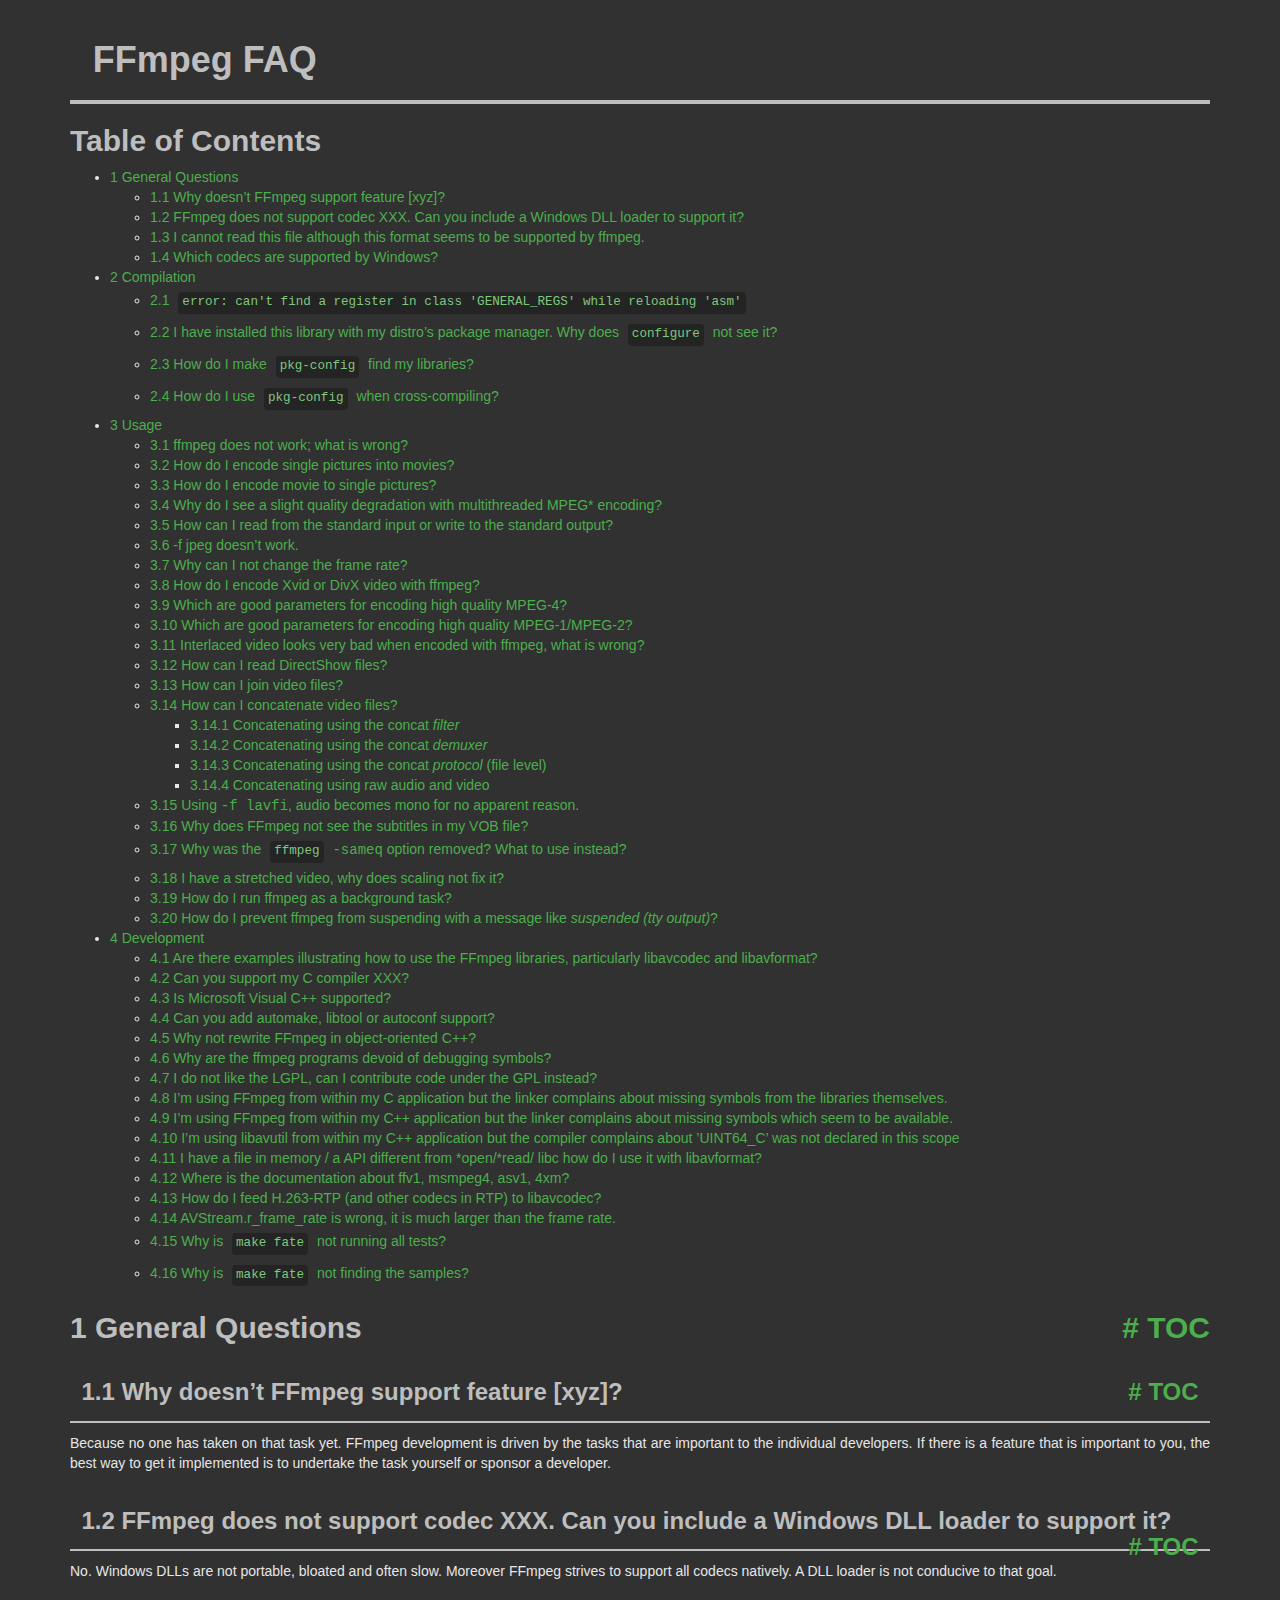
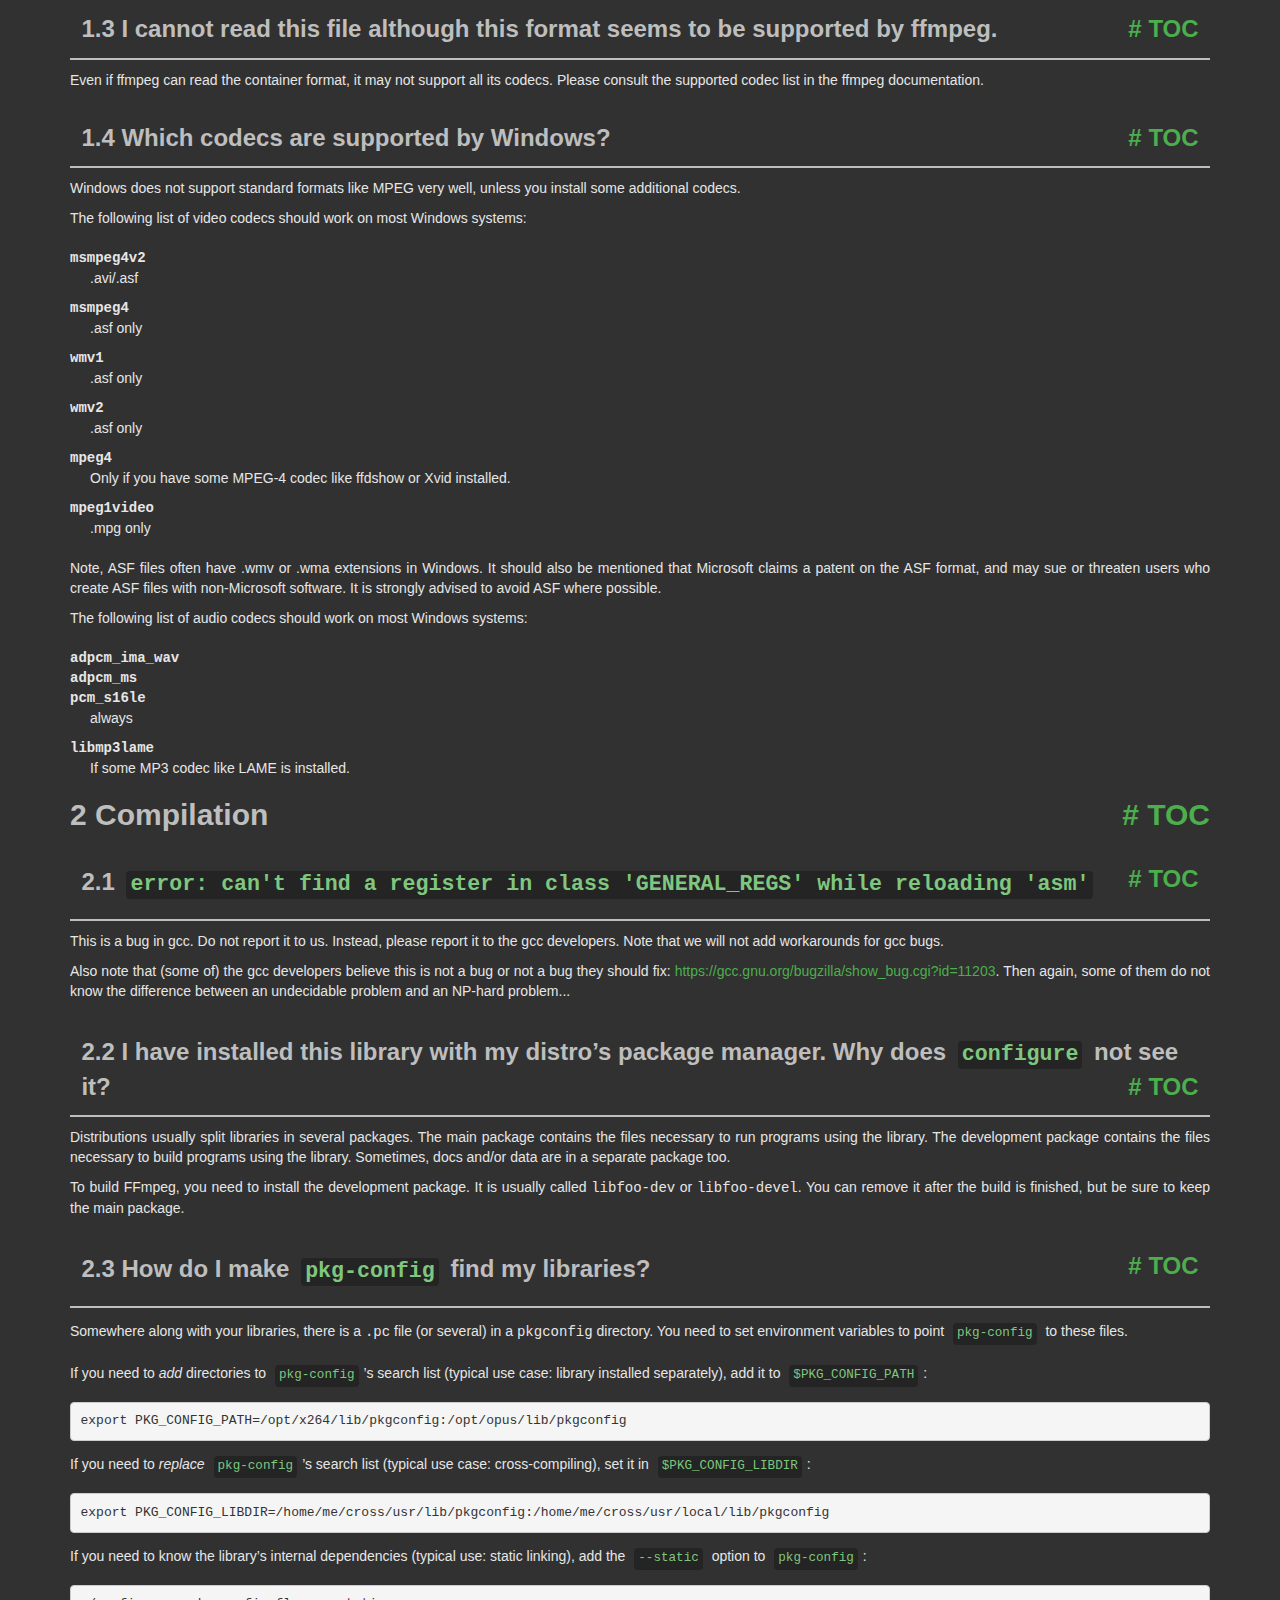
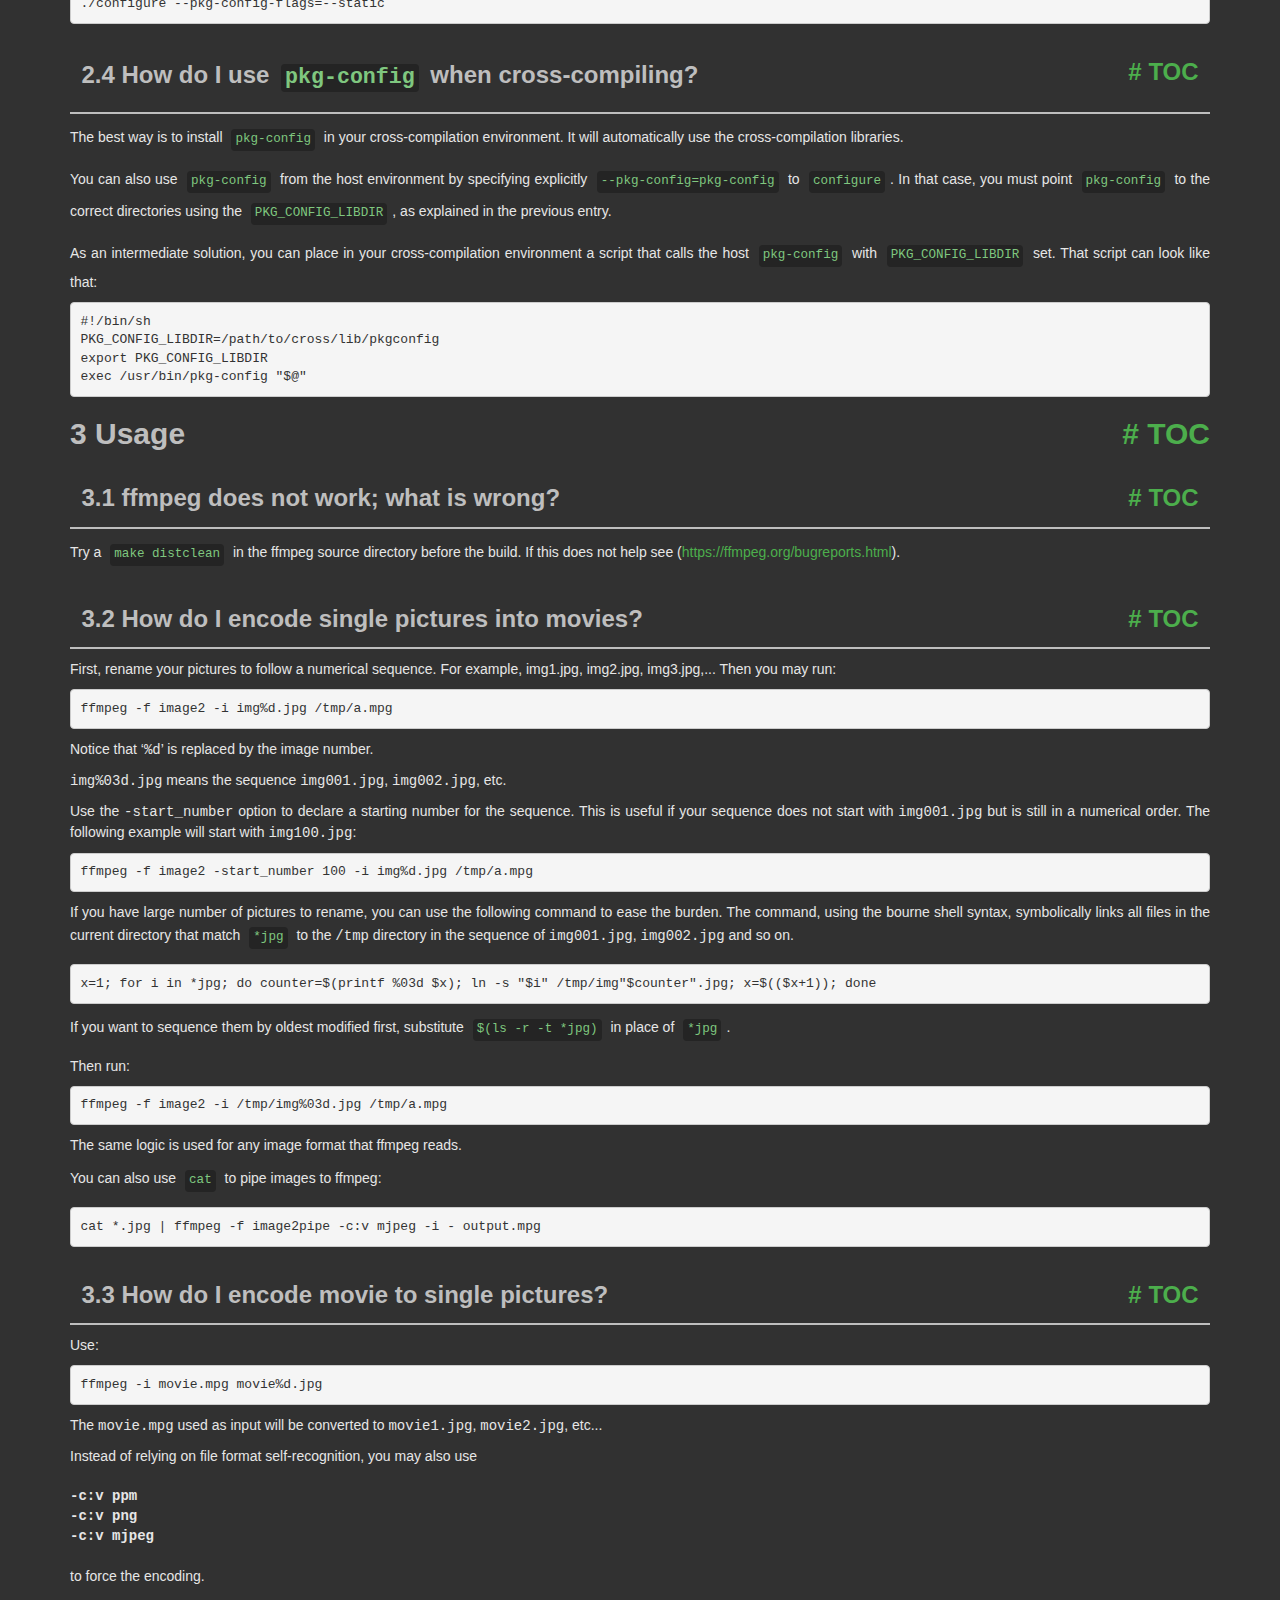
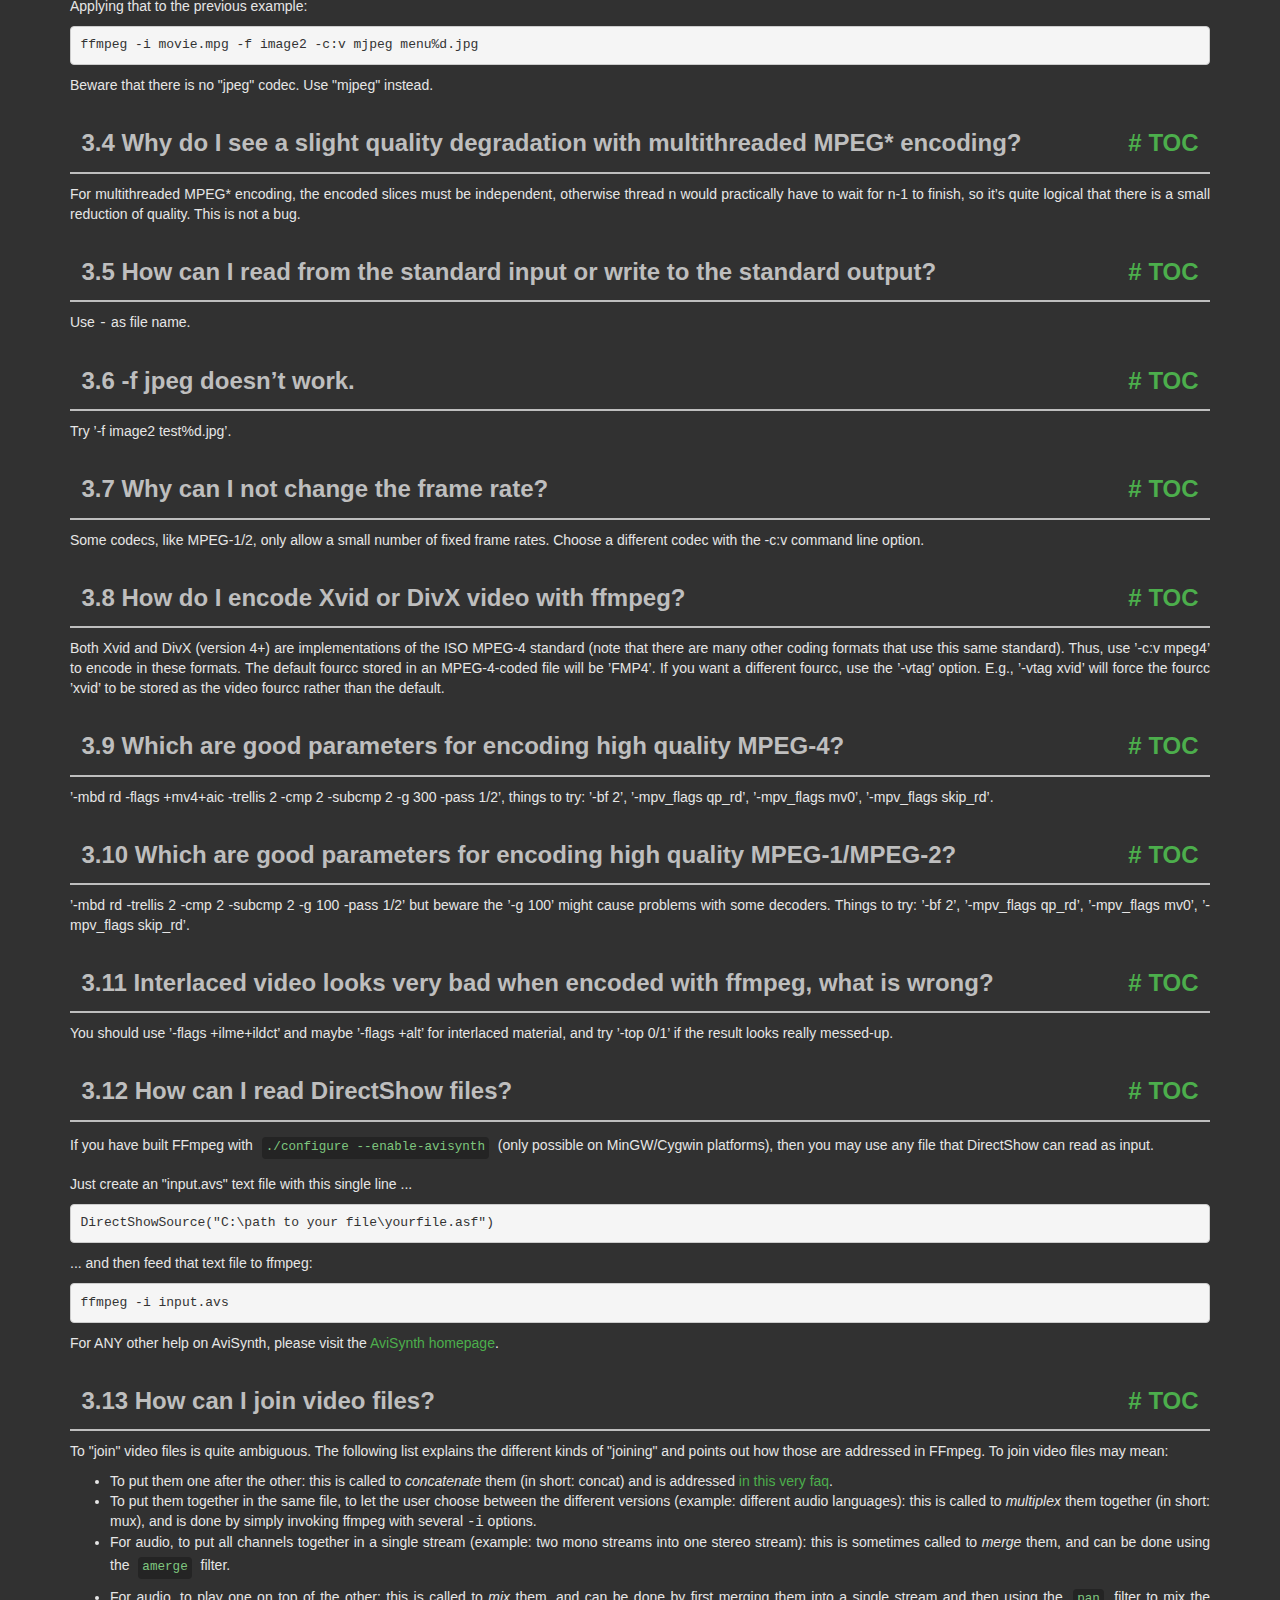
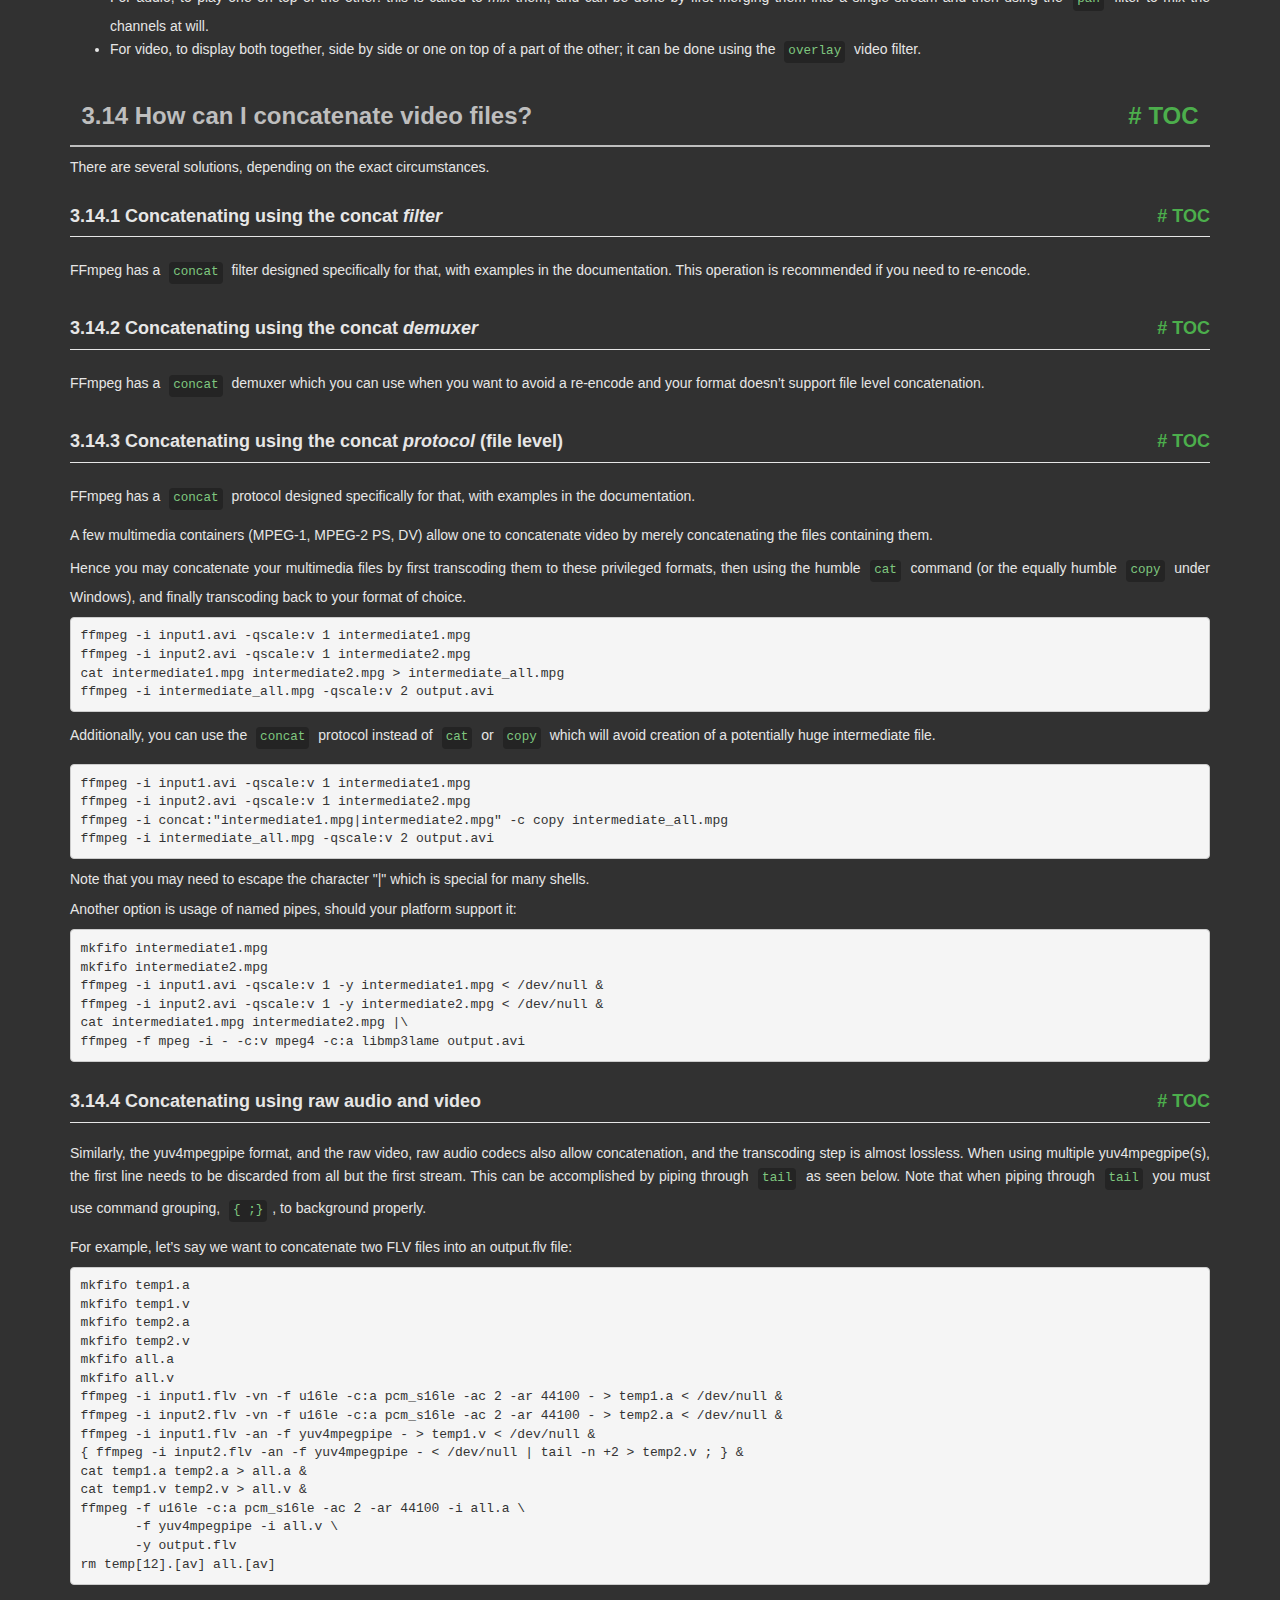
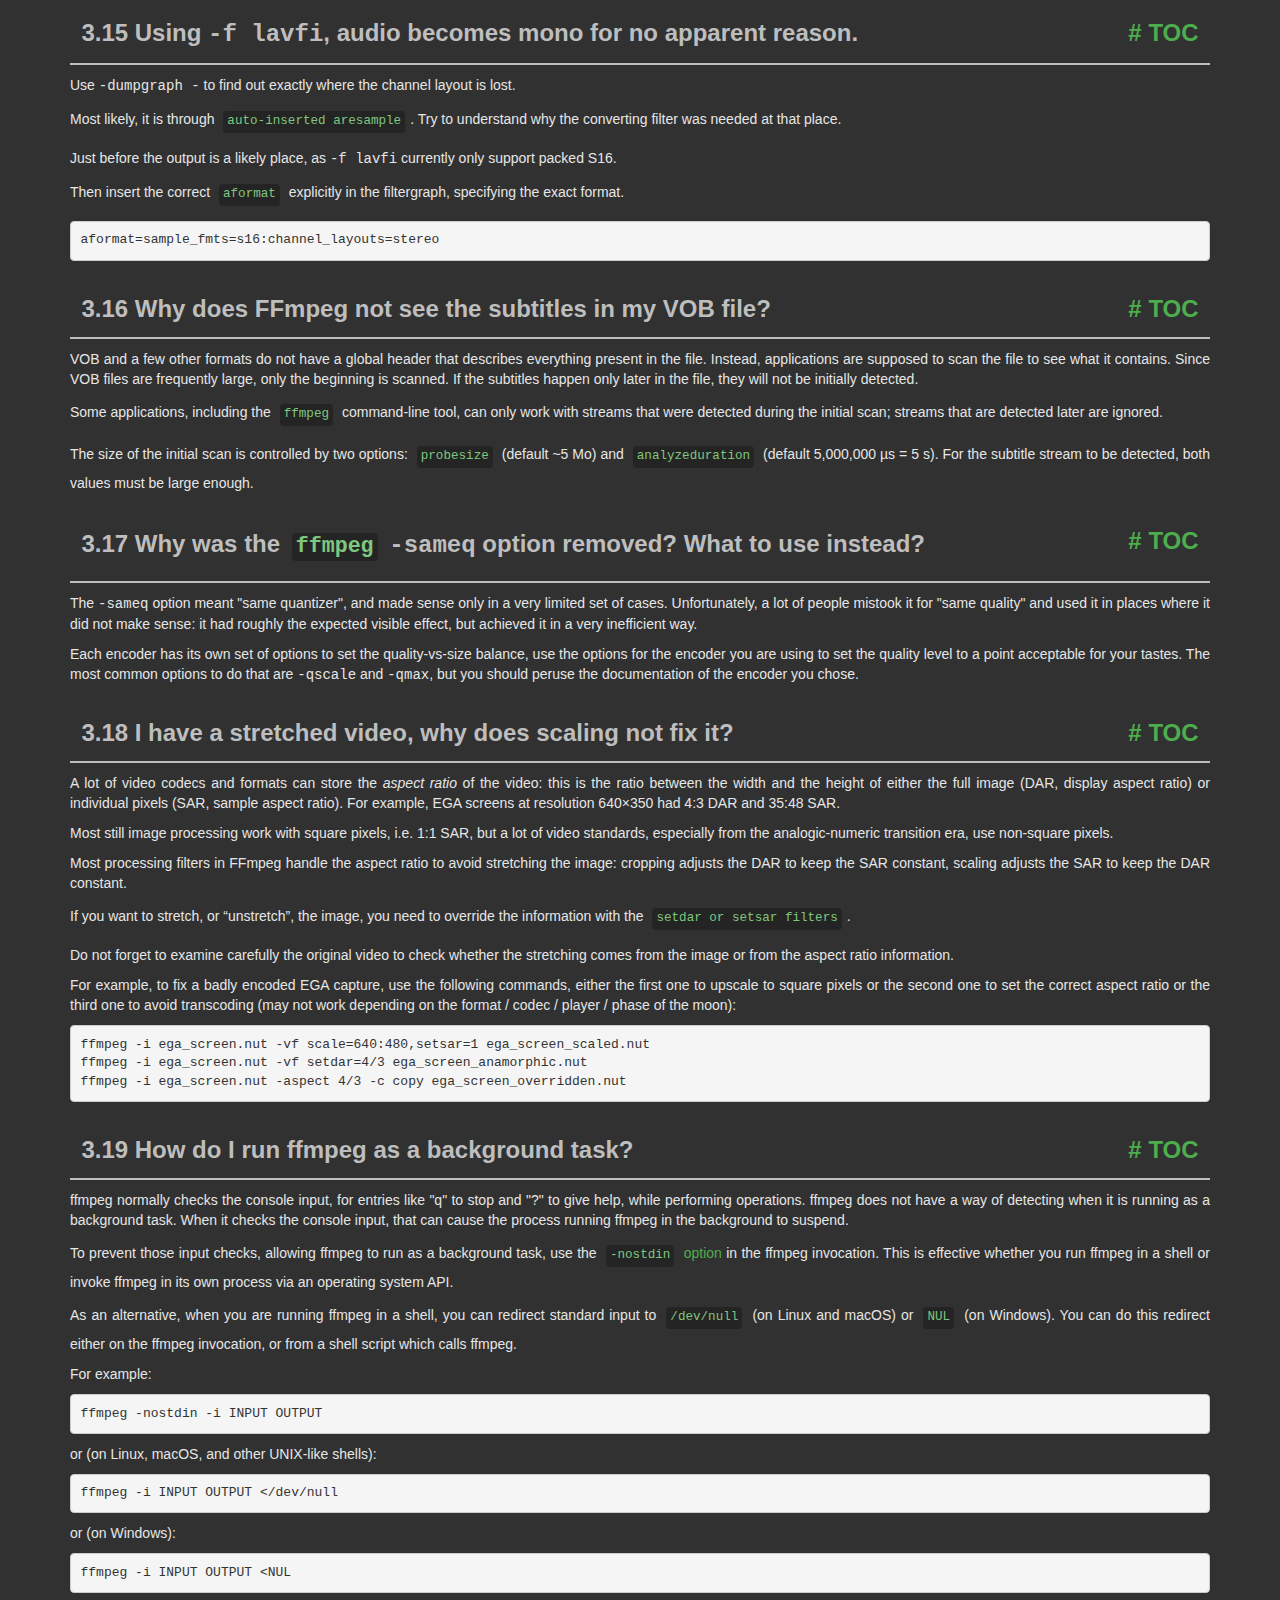
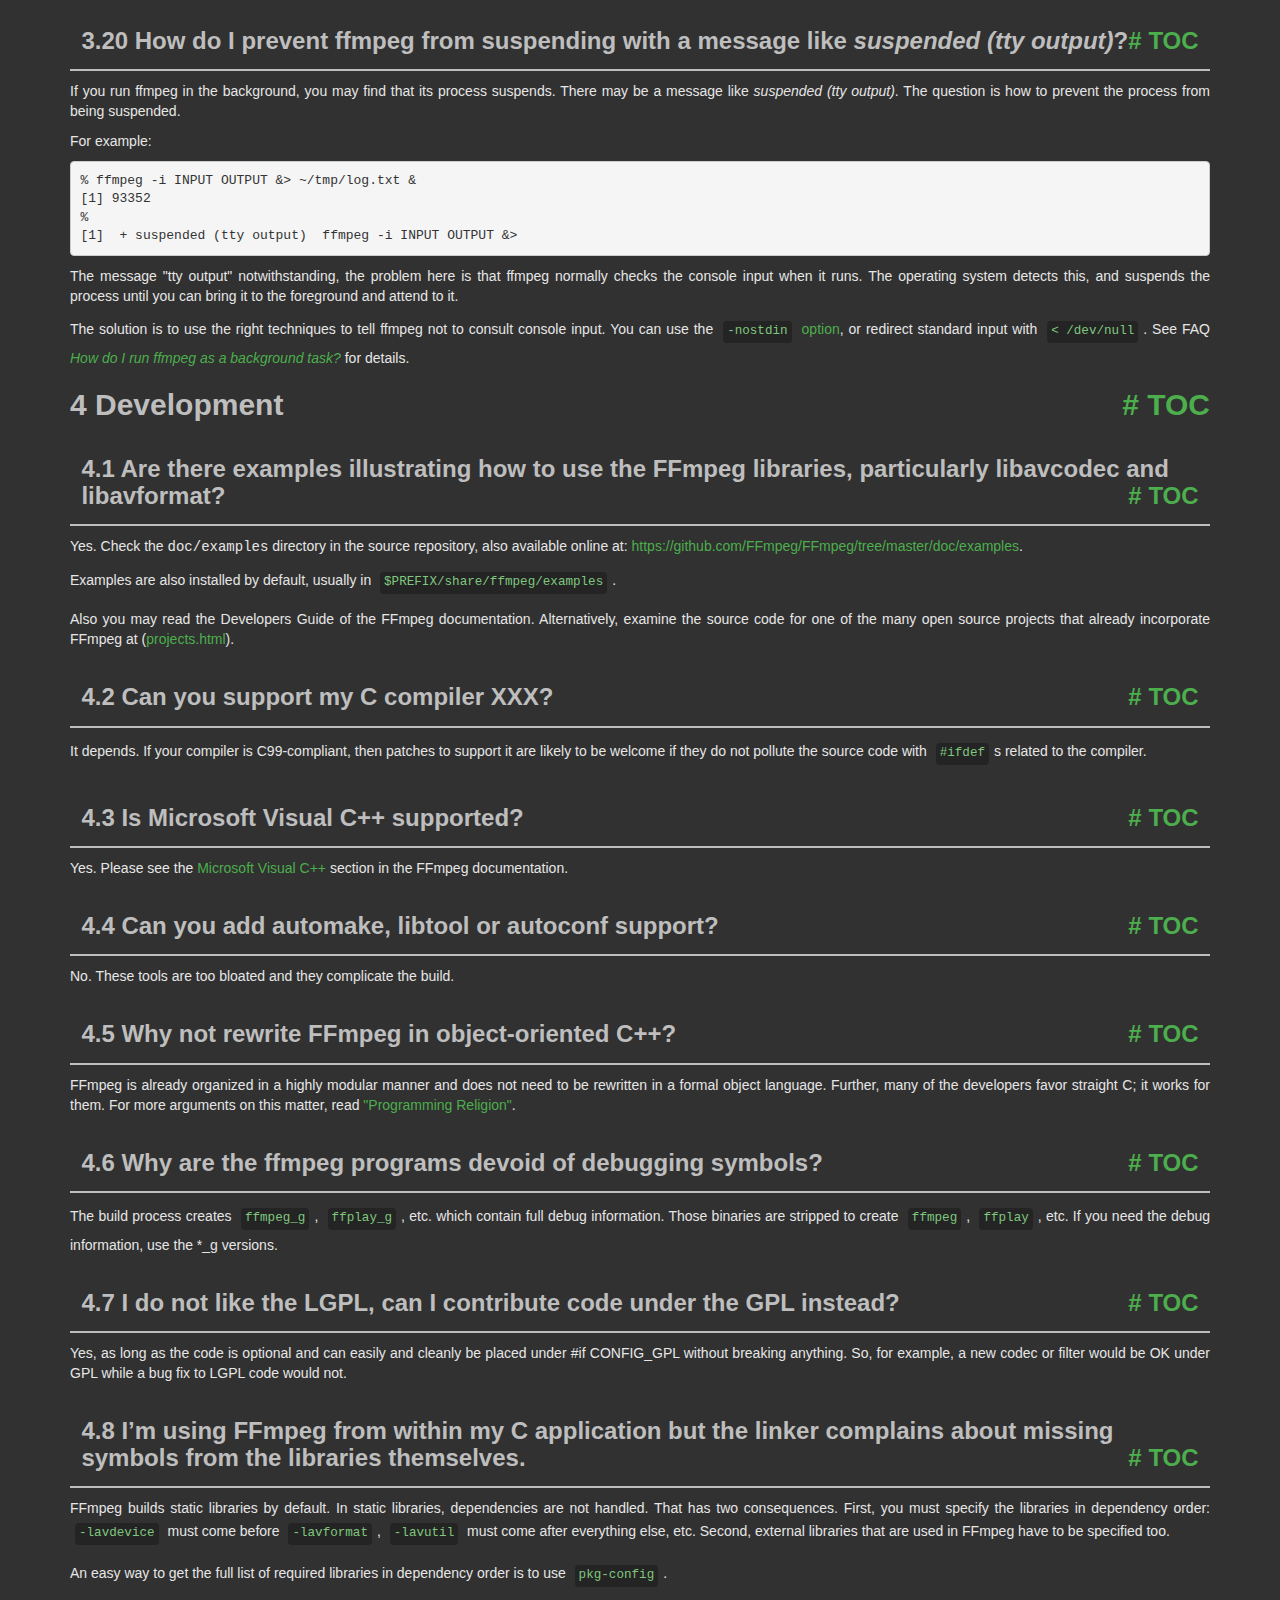
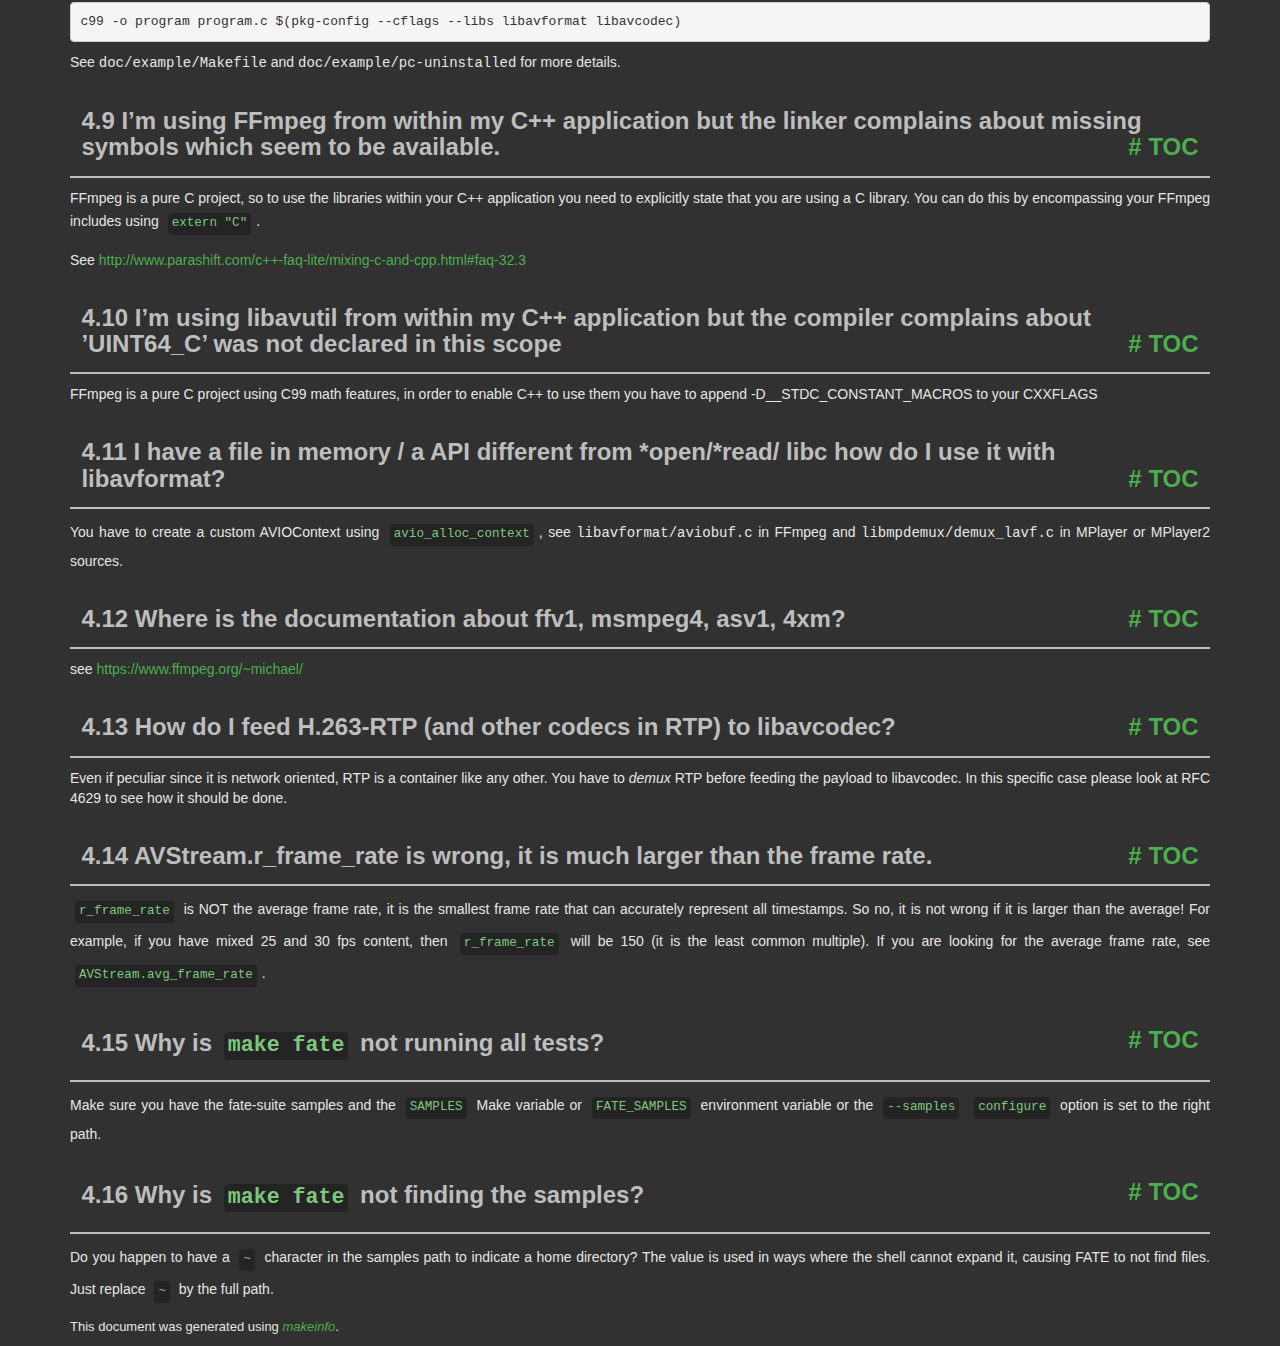
<file: comandos/musica/ffmpeg/doc/faq.html>
<!DOCTYPE html PUBLIC "-//W3C//DTD HTML 4.01 Transitional//EN" "http://www.w3.org/TR/html4/loose.dtd">
<html>
<!-- Created by GNU Texinfo 7.2, https://www.gnu.org/software/texinfo/ -->
  <head>
    <meta charset="utf-8">
    <title>
      FFmpeg FAQ
    </title>
    <meta name="viewport" content="width=device-width,initial-scale=1.0">
    <link rel="stylesheet" type="text/css" href="bootstrap.min.css">
    <link rel="stylesheet" type="text/css" href="style.min.css">
  </head>
  <body>
    <div class="container">
      <h1>
      FFmpeg FAQ
      </h1>


<a name="SEC_Top"></a>

<div class="region-contents" id="SEC_Contents">
<h2 class="contents-heading">Table of Contents</h2>

<div class="contents">

<ul class="toc-numbered-mark">
  <li><a id="toc-General-Questions" href="#General-Questions">1 General Questions</a>
  <ul class="toc-numbered-mark">
    <li><a id="toc-Why-doesn_0027t-FFmpeg-support-feature-_005bxyz_005d_003f" href="#Why-doesn_0027t-FFmpeg-support-feature-_005bxyz_005d_003f">1.1 Why doesn&rsquo;t FFmpeg support feature [xyz]?</a></li>
    <li><a id="toc-FFmpeg-does-not-support-codec-XXX_002e-Can-you-include-a-Windows-DLL-loader-to-support-it_003f" href="#FFmpeg-does-not-support-codec-XXX_002e-Can-you-include-a-Windows-DLL-loader-to-support-it_003f">1.2 FFmpeg does not support codec XXX. Can you include a Windows DLL loader to support it?</a></li>
    <li><a id="toc-I-cannot-read-this-file-although-this-format-seems-to-be-supported-by-ffmpeg_002e" href="#I-cannot-read-this-file-although-this-format-seems-to-be-supported-by-ffmpeg_002e">1.3 I cannot read this file although this format seems to be supported by ffmpeg.</a></li>
    <li><a id="toc-Which-codecs-are-supported-by-Windows_003f" href="#Which-codecs-are-supported-by-Windows_003f">1.4 Which codecs are supported by Windows?</a></li>
  </ul></li>
  <li><a id="toc-Compilation" href="#Compilation">2 Compilation</a>
  <ul class="toc-numbered-mark">
    <li><a id="toc-error_003a-can_0027t-find-a-register-in-class-_0027GENERAL_005fREGS_0027-while-reloading-_0027asm_0027" href="#error_003a-can_0027t-find-a-register-in-class-_0027GENERAL_005fREGS_0027-while-reloading-_0027asm_0027">2.1 <code class="code">error: can't find a register in class 'GENERAL_REGS' while reloading 'asm'</code></a></li>
    <li><a id="toc-I-have-installed-this-library-with-my-distro_0027s-package-manager_002e-Why-does-configure-not-see-it_003f" href="#I-have-installed-this-library-with-my-distro_0027s-package-manager_002e-Why-does-configure-not-see-it_003f">2.2 I have installed this library with my distro&rsquo;s package manager. Why does <code class="command">configure</code> not see it?</a></li>
    <li><a id="toc-How-do-I-make-pkg_002dconfig-find-my-libraries_003f" href="#How-do-I-make-pkg_002dconfig-find-my-libraries_003f">2.3 How do I make <code class="command">pkg-config</code> find my libraries?</a></li>
    <li><a id="toc-How-do-I-use-pkg_002dconfig-when-cross_002dcompiling_003f" href="#How-do-I-use-pkg_002dconfig-when-cross_002dcompiling_003f">2.4 How do I use <code class="command">pkg-config</code> when cross-compiling?</a></li>
  </ul></li>
  <li><a id="toc-Usage" href="#Usage">3 Usage</a>
  <ul class="toc-numbered-mark">
    <li><a id="toc-ffmpeg-does-not-work_003b-what-is-wrong_003f" href="#ffmpeg-does-not-work_003b-what-is-wrong_003f">3.1 ffmpeg does not work; what is wrong?</a></li>
    <li><a id="toc-How-do-I-encode-single-pictures-into-movies_003f" href="#How-do-I-encode-single-pictures-into-movies_003f">3.2 How do I encode single pictures into movies?</a></li>
    <li><a id="toc-How-do-I-encode-movie-to-single-pictures_003f" href="#How-do-I-encode-movie-to-single-pictures_003f">3.3 How do I encode movie to single pictures?</a></li>
    <li><a id="toc-Why-do-I-see-a-slight-quality-degradation-with-multithreaded-MPEG_002a-encoding_003f" href="#Why-do-I-see-a-slight-quality-degradation-with-multithreaded-MPEG_002a-encoding_003f">3.4 Why do I see a slight quality degradation with multithreaded MPEG* encoding?</a></li>
    <li><a id="toc-How-can-I-read-from-the-standard-input-or-write-to-the-standard-output_003f" href="#How-can-I-read-from-the-standard-input-or-write-to-the-standard-output_003f">3.5 How can I read from the standard input or write to the standard output?</a></li>
    <li><a id="toc-_002df-jpeg-doesn_0027t-work_002e" href="#g_t_002df-jpeg-doesn_0027t-work_002e">3.6 -f jpeg doesn&rsquo;t work.</a></li>
    <li><a id="toc-Why-can-I-not-change-the-frame-rate_003f" href="#Why-can-I-not-change-the-frame-rate_003f">3.7 Why can I not change the frame rate?</a></li>
    <li><a id="toc-How-do-I-encode-Xvid-or-DivX-video-with-ffmpeg_003f" href="#How-do-I-encode-Xvid-or-DivX-video-with-ffmpeg_003f">3.8 How do I encode Xvid or DivX video with ffmpeg?</a></li>
    <li><a id="toc-Which-are-good-parameters-for-encoding-high-quality-MPEG_002d4_003f" href="#Which-are-good-parameters-for-encoding-high-quality-MPEG_002d4_003f">3.9 Which are good parameters for encoding high quality MPEG-4?</a></li>
    <li><a id="toc-Which-are-good-parameters-for-encoding-high-quality-MPEG_002d1_002fMPEG_002d2_003f" href="#Which-are-good-parameters-for-encoding-high-quality-MPEG_002d1_002fMPEG_002d2_003f">3.10 Which are good parameters for encoding high quality MPEG-1/MPEG-2?</a></li>
    <li><a id="toc-Interlaced-video-looks-very-bad-when-encoded-with-ffmpeg_002c-what-is-wrong_003f" href="#Interlaced-video-looks-very-bad-when-encoded-with-ffmpeg_002c-what-is-wrong_003f">3.11 Interlaced video looks very bad when encoded with ffmpeg, what is wrong?</a></li>
    <li><a id="toc-How-can-I-read-DirectShow-files_003f" href="#How-can-I-read-DirectShow-files_003f">3.12 How can I read DirectShow files?</a></li>
    <li><a id="toc-How-can-I-join-video-files_003f" href="#How-can-I-join-video-files_003f">3.13 How can I join video files?</a></li>
    <li><a id="toc-How-can-I-concatenate-video-files_003f" href="#How-can-I-concatenate-video-files_003f">3.14 How can I concatenate video files?</a>
    <ul class="toc-numbered-mark">
      <li><a id="toc-Concatenating-using-the-concat-filter" href="#Concatenating-using-the-concat-filter">3.14.1 Concatenating using the concat <em class="emph">filter</em></a></li>
      <li><a id="toc-Concatenating-using-the-concat-demuxer" href="#Concatenating-using-the-concat-demuxer">3.14.2 Concatenating using the concat <em class="emph">demuxer</em></a></li>
      <li><a id="toc-Concatenating-using-the-concat-protocol-_0028file-level_0029" href="#Concatenating-using-the-concat-protocol-_0028file-level_0029">3.14.3 Concatenating using the concat <em class="emph">protocol</em> (file level)</a></li>
      <li><a id="toc-Concatenating-using-raw-audio-and-video" href="#Concatenating-using-raw-audio-and-video">3.14.4 Concatenating using raw audio and video</a></li>
    </ul></li>
    <li><a id="toc-Using-_002df-lavfi_002c-audio-becomes-mono-for-no-apparent-reason_002e" href="#Using-_002df-lavfi_002c-audio-becomes-mono-for-no-apparent-reason_002e">3.15 Using <samp class="option">-f lavfi</samp>, audio becomes mono for no apparent reason.</a></li>
    <li><a id="toc-Why-does-FFmpeg-not-see-the-subtitles-in-my-VOB-file_003f" href="#Why-does-FFmpeg-not-see-the-subtitles-in-my-VOB-file_003f">3.16 Why does FFmpeg not see the subtitles in my VOB file?</a></li>
    <li><a id="toc-Why-was-the-ffmpeg-_002dsameq-option-removed_003f-What-to-use-instead_003f" href="#Why-was-the-ffmpeg-_002dsameq-option-removed_003f-What-to-use-instead_003f">3.17 Why was the <code class="command">ffmpeg</code> <samp class="option">-sameq</samp> option removed? What to use instead?</a></li>
    <li><a id="toc-I-have-a-stretched-video_002c-why-does-scaling-not-fix-it_003f" href="#I-have-a-stretched-video_002c-why-does-scaling-not-fix-it_003f">3.18 I have a stretched video, why does scaling not fix it?</a></li>
    <li><a id="toc-How-do-I-run-ffmpeg-as-a-background-task_003f" href="#How-do-I-run-ffmpeg-as-a-background-task_003f">3.19 How do I run ffmpeg as a background task?</a></li>
    <li><a id="toc-How-do-I-prevent-ffmpeg-from-suspending-with-a-message-like-suspended-_0028tty-output_0029_003f" href="#How-do-I-prevent-ffmpeg-from-suspending-with-a-message-like-suspended-_0028tty-output_0029_003f">3.20 How do I prevent ffmpeg from suspending with a message like <em class="emph">suspended (tty output)</em>?</a></li>
  </ul></li>
  <li><a id="toc-Development" href="#Development">4 Development</a>
  <ul class="toc-numbered-mark">
    <li><a id="toc-Are-there-examples-illustrating-how-to-use-the-FFmpeg-libraries_002c-particularly-libavcodec-and-libavformat_003f" href="#Are-there-examples-illustrating-how-to-use-the-FFmpeg-libraries_002c-particularly-libavcodec-and-libavformat_003f">4.1 Are there examples illustrating how to use the FFmpeg libraries, particularly libavcodec and libavformat?</a></li>
    <li><a id="toc-Can-you-support-my-C-compiler-XXX_003f" href="#Can-you-support-my-C-compiler-XXX_003f">4.2 Can you support my C compiler XXX?</a></li>
    <li><a id="toc-Is-Microsoft-Visual-C_002b_002b-supported_003f" href="#Is-Microsoft-Visual-C_002b_002b-supported_003f">4.3 Is Microsoft Visual C++ supported?</a></li>
    <li><a id="toc-Can-you-add-automake_002c-libtool-or-autoconf-support_003f" href="#Can-you-add-automake_002c-libtool-or-autoconf-support_003f">4.4 Can you add automake, libtool or autoconf support?</a></li>
    <li><a id="toc-Why-not-rewrite-FFmpeg-in-object_002doriented-C_002b_002b_003f" href="#Why-not-rewrite-FFmpeg-in-object_002doriented-C_002b_002b_003f">4.5 Why not rewrite FFmpeg in object-oriented C++?</a></li>
    <li><a id="toc-Why-are-the-ffmpeg-programs-devoid-of-debugging-symbols_003f" href="#Why-are-the-ffmpeg-programs-devoid-of-debugging-symbols_003f">4.6 Why are the ffmpeg programs devoid of debugging symbols?</a></li>
    <li><a id="toc-I-do-not-like-the-LGPL_002c-can-I-contribute-code-under-the-GPL-instead_003f" href="#I-do-not-like-the-LGPL_002c-can-I-contribute-code-under-the-GPL-instead_003f">4.7 I do not like the LGPL, can I contribute code under the GPL instead?</a></li>
    <li><a id="toc-I_0027m-using-FFmpeg-from-within-my-C-application-but-the-linker-complains-about-missing-symbols-from-the-libraries-themselves_002e" href="#I_0027m-using-FFmpeg-from-within-my-C-application-but-the-linker-complains-about-missing-symbols-from-the-libraries-themselves_002e">4.8 I&rsquo;m using FFmpeg from within my C application but the linker complains about missing symbols from the libraries themselves.</a></li>
    <li><a id="toc-I_0027m-using-FFmpeg-from-within-my-C_002b_002b-application-but-the-linker-complains-about-missing-symbols-which-seem-to-be-available_002e" href="#I_0027m-using-FFmpeg-from-within-my-C_002b_002b-application-but-the-linker-complains-about-missing-symbols-which-seem-to-be-available_002e">4.9 I&rsquo;m using FFmpeg from within my C++ application but the linker complains about missing symbols which seem to be available.</a></li>
    <li><a id="toc-I_0027m-using-libavutil-from-within-my-C_002b_002b-application-but-the-compiler-complains-about-_0027UINT64_005fC_0027-was-not-declared-in-this-scope" href="#I_0027m-using-libavutil-from-within-my-C_002b_002b-application-but-the-compiler-complains-about-_0027UINT64_005fC_0027-was-not-declared-in-this-scope">4.10 I&rsquo;m using libavutil from within my C++ application but the compiler complains about &rsquo;UINT64_C&rsquo; was not declared in this scope</a></li>
    <li><a id="toc-I-have-a-file-in-memory-_002f-a-API-different-from-_002aopen_002f_002aread_002f-libc-how-do-I-use-it-with-libavformat_003f" href="#I-have-a-file-in-memory-_002f-a-API-different-from-_002aopen_002f_002aread_002f-libc-how-do-I-use-it-with-libavformat_003f">4.11 I have a file in memory / a API different from *open/*read/ libc how do I use it with libavformat?</a></li>
    <li><a id="toc-Where-is-the-documentation-about-ffv1_002c-msmpeg4_002c-asv1_002c-4xm_003f" href="#Where-is-the-documentation-about-ffv1_002c-msmpeg4_002c-asv1_002c-4xm_003f">4.12 Where is the documentation about ffv1, msmpeg4, asv1, 4xm?</a></li>
    <li><a id="toc-How-do-I-feed-H_002e263_002dRTP-_0028and-other-codecs-in-RTP_0029-to-libavcodec_003f" href="#How-do-I-feed-H_002e263_002dRTP-_0028and-other-codecs-in-RTP_0029-to-libavcodec_003f">4.13 How do I feed H.263-RTP (and other codecs in RTP) to libavcodec?</a></li>
    <li><a id="toc-AVStream_002er_005fframe_005frate-is-wrong_002c-it-is-much-larger-than-the-frame-rate_002e" href="#AVStream_002er_005fframe_005frate-is-wrong_002c-it-is-much-larger-than-the-frame-rate_002e">4.14 AVStream.r_frame_rate is wrong, it is much larger than the frame rate.</a></li>
    <li><a id="toc-Why-is-make-fate-not-running-all-tests_003f" href="#Why-is-make-fate-not-running-all-tests_003f">4.15 Why is <code class="code">make fate</code> not running all tests?</a></li>
    <li><a id="toc-Why-is-make-fate-not-finding-the-samples_003f" href="#Why-is-make-fate-not-finding-the-samples_003f">4.16 Why is <code class="code">make fate</code> not finding the samples?</a></li>
  </ul></li>
</ul>
</div>
</div>

<a name="General-Questions"></a>
<h2 class="chapter">1 General Questions<span class="pull-right"><a class="anchor hidden-xs" href="#General-Questions" aria-hidden="true">#</a> <a class="anchor hidden-xs"href="#toc-General-Questions" aria-hidden="true">TOC</a></span></h2>

<a name="Why-doesn_0027t-FFmpeg-support-feature-_005bxyz_005d_003f"></a>
<h3 class="section">1.1 Why doesn&rsquo;t FFmpeg support feature [xyz]?<span class="pull-right"><a class="anchor hidden-xs" href="#Why-doesn_0027t-FFmpeg-support-feature-_005bxyz_005d_003f" aria-hidden="true">#</a> <a class="anchor hidden-xs"href="#toc-Why-doesn_0027t-FFmpeg-support-feature-_005bxyz_005d_003f" aria-hidden="true">TOC</a></span></h3>

<p>Because no one has taken on that task yet. FFmpeg development is
driven by the tasks that are important to the individual developers.
If there is a feature that is important to you, the best way to get
it implemented is to undertake the task yourself or sponsor a developer.
</p>
<a name="FFmpeg-does-not-support-codec-XXX_002e-Can-you-include-a-Windows-DLL-loader-to-support-it_003f"></a>
<h3 class="section">1.2 FFmpeg does not support codec XXX. Can you include a Windows DLL loader to support it?<span class="pull-right"><a class="anchor hidden-xs" href="#FFmpeg-does-not-support-codec-XXX_002e-Can-you-include-a-Windows-DLL-loader-to-support-it_003f" aria-hidden="true">#</a> <a class="anchor hidden-xs"href="#toc-FFmpeg-does-not-support-codec-XXX_002e-Can-you-include-a-Windows-DLL-loader-to-support-it_003f" aria-hidden="true">TOC</a></span></h3>

<p>No. Windows DLLs are not portable, bloated and often slow.
Moreover FFmpeg strives to support all codecs natively.
A DLL loader is not conducive to that goal.
</p>
<a name="I-cannot-read-this-file-although-this-format-seems-to-be-supported-by-ffmpeg_002e"></a>
<h3 class="section">1.3 I cannot read this file although this format seems to be supported by ffmpeg.<span class="pull-right"><a class="anchor hidden-xs" href="#I-cannot-read-this-file-although-this-format-seems-to-be-supported-by-ffmpeg_002e" aria-hidden="true">#</a> <a class="anchor hidden-xs"href="#toc-I-cannot-read-this-file-although-this-format-seems-to-be-supported-by-ffmpeg_002e" aria-hidden="true">TOC</a></span></h3>

<p>Even if ffmpeg can read the container format, it may not support all its
codecs. Please consult the supported codec list in the ffmpeg
documentation.
</p>
<a name="Which-codecs-are-supported-by-Windows_003f"></a>
<h3 class="section">1.4 Which codecs are supported by Windows?<span class="pull-right"><a class="anchor hidden-xs" href="#Which-codecs-are-supported-by-Windows_003f" aria-hidden="true">#</a> <a class="anchor hidden-xs"href="#toc-Which-codecs-are-supported-by-Windows_003f" aria-hidden="true">TOC</a></span></h3>

<p>Windows does not support standard formats like MPEG very well, unless you
install some additional codecs.
</p>
<p>The following list of video codecs should work on most Windows systems:
</p><dl class="table">
<dt><samp class="option">msmpeg4v2</samp></dt>
<dd><p>.avi/.asf
</p></dd>
<dt><samp class="option">msmpeg4</samp></dt>
<dd><p>.asf only
</p></dd>
<dt><samp class="option">wmv1</samp></dt>
<dd><p>.asf only
</p></dd>
<dt><samp class="option">wmv2</samp></dt>
<dd><p>.asf only
</p></dd>
<dt><samp class="option">mpeg4</samp></dt>
<dd><p>Only if you have some MPEG-4 codec like ffdshow or Xvid installed.
</p></dd>
<dt><samp class="option">mpeg1video</samp></dt>
<dd><p>.mpg only
</p></dd>
</dl>
<p>Note, ASF files often have .wmv or .wma extensions in Windows. It should also
be mentioned that Microsoft claims a patent on the ASF format, and may sue
or threaten users who create ASF files with non-Microsoft software. It is
strongly advised to avoid ASF where possible.
</p>
<p>The following list of audio codecs should work on most Windows systems:
</p><dl class="table">
<dt><samp class="option">adpcm_ima_wav</samp></dt>
<dt><samp class="option">adpcm_ms</samp></dt>
<dt><samp class="option">pcm_s16le</samp></dt>
<dd><p>always
</p></dd>
<dt><samp class="option">libmp3lame</samp></dt>
<dd><p>If some MP3 codec like LAME is installed.
</p></dd>
</dl>


<a name="Compilation"></a>
<h2 class="chapter">2 Compilation<span class="pull-right"><a class="anchor hidden-xs" href="#Compilation" aria-hidden="true">#</a> <a class="anchor hidden-xs"href="#toc-Compilation" aria-hidden="true">TOC</a></span></h2>

<a name="error_003a-can_0027t-find-a-register-in-class-_0027GENERAL_005fREGS_0027-while-reloading-_0027asm_0027"></a>
<h3 class="section">2.1 <code class="code">error: can't find a register in class 'GENERAL_REGS' while reloading 'asm'</code><span class="pull-right"><a class="anchor hidden-xs" href="#error_003a-can_0027t-find-a-register-in-class-_0027GENERAL_005fREGS_0027-while-reloading-_0027asm_0027" aria-hidden="true">#</a> <a class="anchor hidden-xs"href="#toc-error_003a-can_0027t-find-a-register-in-class-_0027GENERAL_005fREGS_0027-while-reloading-_0027asm_0027" aria-hidden="true">TOC</a></span></h3>

<p>This is a bug in gcc. Do not report it to us. Instead, please report it to
the gcc developers. Note that we will not add workarounds for gcc bugs.
</p>
<p>Also note that (some of) the gcc developers believe this is not a bug or
not a bug they should fix:
<a class="url" href="https://gcc.gnu.org/bugzilla/show_bug.cgi?id=11203">https://gcc.gnu.org/bugzilla/show_bug.cgi?id=11203</a>.
Then again, some of them do not know the difference between an undecidable
problem and an NP-hard problem...
</p>
<a name="I-have-installed-this-library-with-my-distro_0027s-package-manager_002e-Why-does-configure-not-see-it_003f"></a>
<h3 class="section">2.2 I have installed this library with my distro&rsquo;s package manager. Why does <code class="command">configure</code> not see it?<span class="pull-right"><a class="anchor hidden-xs" href="#I-have-installed-this-library-with-my-distro_0027s-package-manager_002e-Why-does-configure-not-see-it_003f" aria-hidden="true">#</a> <a class="anchor hidden-xs"href="#toc-I-have-installed-this-library-with-my-distro_0027s-package-manager_002e-Why-does-configure-not-see-it_003f" aria-hidden="true">TOC</a></span></h3>

<p>Distributions usually split libraries in several packages. The main package
contains the files necessary to run programs using the library. The
development package contains the files necessary to build programs using the
library. Sometimes, docs and/or data are in a separate package too.
</p>
<p>To build FFmpeg, you need to install the development package. It is usually
called <samp class="file">libfoo-dev</samp> or <samp class="file">libfoo-devel</samp>. You can remove it after the
build is finished, but be sure to keep the main package.
</p>
<a name="How-do-I-make-pkg_002dconfig-find-my-libraries_003f"></a>
<h3 class="section">2.3 How do I make <code class="command">pkg-config</code> find my libraries?<span class="pull-right"><a class="anchor hidden-xs" href="#How-do-I-make-pkg_002dconfig-find-my-libraries_003f" aria-hidden="true">#</a> <a class="anchor hidden-xs"href="#toc-How-do-I-make-pkg_002dconfig-find-my-libraries_003f" aria-hidden="true">TOC</a></span></h3>

<p>Somewhere along with your libraries, there is a <samp class="file">.pc</samp> file (or several)
in a <samp class="file">pkgconfig</samp> directory. You need to set environment variables to
point <code class="command">pkg-config</code> to these files.
</p>
<p>If you need to <em class="emph">add</em> directories to <code class="command">pkg-config</code>&rsquo;s search list
(typical use case: library installed separately), add it to
<code class="code">$PKG_CONFIG_PATH</code>:
</p>
<div class="example">
<pre class="example-preformatted">export PKG_CONFIG_PATH=/opt/x264/lib/pkgconfig:/opt/opus/lib/pkgconfig
</pre></div>

<p>If you need to <em class="emph">replace</em> <code class="command">pkg-config</code>&rsquo;s search list
(typical use case: cross-compiling), set it in
<code class="code">$PKG_CONFIG_LIBDIR</code>:
</p>
<div class="example">
<pre class="example-preformatted">export PKG_CONFIG_LIBDIR=/home/me/cross/usr/lib/pkgconfig:/home/me/cross/usr/local/lib/pkgconfig
</pre></div>

<p>If you need to know the library&rsquo;s internal dependencies (typical use: static
linking), add the <code class="code">--static</code> option to <code class="command">pkg-config</code>:
</p>
<div class="example">
<pre class="example-preformatted">./configure --pkg-config-flags=--static
</pre></div>

<a name="How-do-I-use-pkg_002dconfig-when-cross_002dcompiling_003f"></a>
<h3 class="section">2.4 How do I use <code class="command">pkg-config</code> when cross-compiling?<span class="pull-right"><a class="anchor hidden-xs" href="#How-do-I-use-pkg_002dconfig-when-cross_002dcompiling_003f" aria-hidden="true">#</a> <a class="anchor hidden-xs"href="#toc-How-do-I-use-pkg_002dconfig-when-cross_002dcompiling_003f" aria-hidden="true">TOC</a></span></h3>

<p>The best way is to install <code class="command">pkg-config</code> in your cross-compilation
environment. It will automatically use the cross-compilation libraries.
</p>
<p>You can also use <code class="command">pkg-config</code> from the host environment by
specifying explicitly <code class="code">--pkg-config=pkg-config</code> to <code class="command">configure</code>.
In that case, you must point <code class="command">pkg-config</code> to the correct directories
using the <code class="code">PKG_CONFIG_LIBDIR</code>, as explained in the previous entry.
</p>
<p>As an intermediate solution, you can place in your cross-compilation
environment a script that calls the host <code class="command">pkg-config</code> with
<code class="code">PKG_CONFIG_LIBDIR</code> set. That script can look like that:
</p>
<div class="example">
<pre class="example-preformatted">#!/bin/sh
PKG_CONFIG_LIBDIR=/path/to/cross/lib/pkgconfig
export PKG_CONFIG_LIBDIR
exec /usr/bin/pkg-config &quot;$@&quot;
</pre></div>

<a name="Usage"></a>
<h2 class="chapter">3 Usage<span class="pull-right"><a class="anchor hidden-xs" href="#Usage" aria-hidden="true">#</a> <a class="anchor hidden-xs"href="#toc-Usage" aria-hidden="true">TOC</a></span></h2>

<a name="ffmpeg-does-not-work_003b-what-is-wrong_003f"></a>
<h3 class="section">3.1 ffmpeg does not work; what is wrong?<span class="pull-right"><a class="anchor hidden-xs" href="#ffmpeg-does-not-work_003b-what-is-wrong_003f" aria-hidden="true">#</a> <a class="anchor hidden-xs"href="#toc-ffmpeg-does-not-work_003b-what-is-wrong_003f" aria-hidden="true">TOC</a></span></h3>

<p>Try a <code class="code">make distclean</code> in the ffmpeg source directory before the build.
If this does not help see
(<a class="url" href="https://ffmpeg.org/bugreports.html">https://ffmpeg.org/bugreports.html</a>).
</p>
<a name="How-do-I-encode-single-pictures-into-movies_003f"></a>
<h3 class="section">3.2 How do I encode single pictures into movies?<span class="pull-right"><a class="anchor hidden-xs" href="#How-do-I-encode-single-pictures-into-movies_003f" aria-hidden="true">#</a> <a class="anchor hidden-xs"href="#toc-How-do-I-encode-single-pictures-into-movies_003f" aria-hidden="true">TOC</a></span></h3>

<p>First, rename your pictures to follow a numerical sequence.
For example, img1.jpg, img2.jpg, img3.jpg,...
Then you may run:
</p>
<div class="example">
<pre class="example-preformatted">ffmpeg -f image2 -i img%d.jpg /tmp/a.mpg
</pre></div>

<p>Notice that &lsquo;<samp class="samp">%d</samp>&rsquo; is replaced by the image number.
</p>
<p><samp class="file">img%03d.jpg</samp> means the sequence <samp class="file">img001.jpg</samp>, <samp class="file">img002.jpg</samp>, etc.
</p>
<p>Use the <samp class="option">-start_number</samp> option to declare a starting number for
the sequence. This is useful if your sequence does not start with
<samp class="file">img001.jpg</samp> but is still in a numerical order. The following
example will start with <samp class="file">img100.jpg</samp>:
</p>
<div class="example">
<pre class="example-preformatted">ffmpeg -f image2 -start_number 100 -i img%d.jpg /tmp/a.mpg
</pre></div>

<p>If you have large number of pictures to rename, you can use the
following command to ease the burden. The command, using the bourne
shell syntax, symbolically links all files in the current directory
that match <code class="code">*jpg</code> to the <samp class="file">/tmp</samp> directory in the sequence of
<samp class="file">img001.jpg</samp>, <samp class="file">img002.jpg</samp> and so on.
</p>
<div class="example">
<pre class="example-preformatted">x=1; for i in *jpg; do counter=$(printf %03d $x); ln -s &quot;$i&quot; /tmp/img&quot;$counter&quot;.jpg; x=$(($x+1)); done
</pre></div>

<p>If you want to sequence them by oldest modified first, substitute
<code class="code">$(ls -r -t *jpg)</code> in place of <code class="code">*jpg</code>.
</p>
<p>Then run:
</p>
<div class="example">
<pre class="example-preformatted">ffmpeg -f image2 -i /tmp/img%03d.jpg /tmp/a.mpg
</pre></div>

<p>The same logic is used for any image format that ffmpeg reads.
</p>
<p>You can also use <code class="command">cat</code> to pipe images to ffmpeg:
</p>
<div class="example">
<pre class="example-preformatted">cat *.jpg | ffmpeg -f image2pipe -c:v mjpeg -i - output.mpg
</pre></div>

<a name="How-do-I-encode-movie-to-single-pictures_003f"></a>
<h3 class="section">3.3 How do I encode movie to single pictures?<span class="pull-right"><a class="anchor hidden-xs" href="#How-do-I-encode-movie-to-single-pictures_003f" aria-hidden="true">#</a> <a class="anchor hidden-xs"href="#toc-How-do-I-encode-movie-to-single-pictures_003f" aria-hidden="true">TOC</a></span></h3>

<p>Use:
</p>
<div class="example">
<pre class="example-preformatted">ffmpeg -i movie.mpg movie%d.jpg
</pre></div>

<p>The <samp class="file">movie.mpg</samp> used as input will be converted to
<samp class="file">movie1.jpg</samp>, <samp class="file">movie2.jpg</samp>, etc...
</p>
<p>Instead of relying on file format self-recognition, you may also use
</p><dl class="table">
<dt><samp class="option">-c:v ppm</samp></dt>
<dt><samp class="option">-c:v png</samp></dt>
<dt><samp class="option">-c:v mjpeg</samp></dt>
</dl>
<p>to force the encoding.
</p>
<p>Applying that to the previous example:
</p><div class="example">
<pre class="example-preformatted">ffmpeg -i movie.mpg -f image2 -c:v mjpeg menu%d.jpg
</pre></div>

<p>Beware that there is no &quot;jpeg&quot; codec. Use &quot;mjpeg&quot; instead.
</p>
<a name="Why-do-I-see-a-slight-quality-degradation-with-multithreaded-MPEG_002a-encoding_003f"></a>
<h3 class="section">3.4 Why do I see a slight quality degradation with multithreaded MPEG* encoding?<span class="pull-right"><a class="anchor hidden-xs" href="#Why-do-I-see-a-slight-quality-degradation-with-multithreaded-MPEG_002a-encoding_003f" aria-hidden="true">#</a> <a class="anchor hidden-xs"href="#toc-Why-do-I-see-a-slight-quality-degradation-with-multithreaded-MPEG_002a-encoding_003f" aria-hidden="true">TOC</a></span></h3>

<p>For multithreaded MPEG* encoding, the encoded slices must be independent,
otherwise thread n would practically have to wait for n-1 to finish, so it&rsquo;s
quite logical that there is a small reduction of quality. This is not a bug.
</p>
<a name="How-can-I-read-from-the-standard-input-or-write-to-the-standard-output_003f"></a>
<h3 class="section">3.5 How can I read from the standard input or write to the standard output?<span class="pull-right"><a class="anchor hidden-xs" href="#How-can-I-read-from-the-standard-input-or-write-to-the-standard-output_003f" aria-hidden="true">#</a> <a class="anchor hidden-xs"href="#toc-How-can-I-read-from-the-standard-input-or-write-to-the-standard-output_003f" aria-hidden="true">TOC</a></span></h3>

<p>Use <samp class="file">-</samp> as file name.
</p>
<a name="g_t_002df-jpeg-doesn_0027t-work_002e"></a>
<h3 class="section">3.6 -f jpeg doesn&rsquo;t work.<span class="pull-right"><a class="anchor hidden-xs" href="#_002df-jpeg-doesn_0027t-work_002e" aria-hidden="true">#</a> <a class="anchor hidden-xs"href="#toc-_002df-jpeg-doesn_0027t-work_002e" aria-hidden="true">TOC</a></span></h3>

<p>Try &rsquo;-f image2 test%d.jpg&rsquo;.
</p>
<a name="Why-can-I-not-change-the-frame-rate_003f"></a>
<h3 class="section">3.7 Why can I not change the frame rate?<span class="pull-right"><a class="anchor hidden-xs" href="#Why-can-I-not-change-the-frame-rate_003f" aria-hidden="true">#</a> <a class="anchor hidden-xs"href="#toc-Why-can-I-not-change-the-frame-rate_003f" aria-hidden="true">TOC</a></span></h3>

<p>Some codecs, like MPEG-1/2, only allow a small number of fixed frame rates.
Choose a different codec with the -c:v command line option.
</p>
<a name="How-do-I-encode-Xvid-or-DivX-video-with-ffmpeg_003f"></a>
<h3 class="section">3.8 How do I encode Xvid or DivX video with ffmpeg?<span class="pull-right"><a class="anchor hidden-xs" href="#How-do-I-encode-Xvid-or-DivX-video-with-ffmpeg_003f" aria-hidden="true">#</a> <a class="anchor hidden-xs"href="#toc-How-do-I-encode-Xvid-or-DivX-video-with-ffmpeg_003f" aria-hidden="true">TOC</a></span></h3>

<p>Both Xvid and DivX (version 4+) are implementations of the ISO MPEG-4
standard (note that there are many other coding formats that use this
same standard). Thus, use &rsquo;-c:v mpeg4&rsquo; to encode in these formats. The
default fourcc stored in an MPEG-4-coded file will be &rsquo;FMP4&rsquo;. If you want
a different fourcc, use the &rsquo;-vtag&rsquo; option. E.g., &rsquo;-vtag xvid&rsquo; will
force the fourcc &rsquo;xvid&rsquo; to be stored as the video fourcc rather than the
default.
</p>
<a name="Which-are-good-parameters-for-encoding-high-quality-MPEG_002d4_003f"></a>
<h3 class="section">3.9 Which are good parameters for encoding high quality MPEG-4?<span class="pull-right"><a class="anchor hidden-xs" href="#Which-are-good-parameters-for-encoding-high-quality-MPEG_002d4_003f" aria-hidden="true">#</a> <a class="anchor hidden-xs"href="#toc-Which-are-good-parameters-for-encoding-high-quality-MPEG_002d4_003f" aria-hidden="true">TOC</a></span></h3>

<p>&rsquo;-mbd rd -flags +mv4+aic -trellis 2 -cmp 2 -subcmp 2 -g 300 -pass 1/2&rsquo;,
things to try: &rsquo;-bf 2&rsquo;, &rsquo;-mpv_flags qp_rd&rsquo;, &rsquo;-mpv_flags mv0&rsquo;, &rsquo;-mpv_flags skip_rd&rsquo;.
</p>
<a name="Which-are-good-parameters-for-encoding-high-quality-MPEG_002d1_002fMPEG_002d2_003f"></a>
<h3 class="section">3.10 Which are good parameters for encoding high quality MPEG-1/MPEG-2?<span class="pull-right"><a class="anchor hidden-xs" href="#Which-are-good-parameters-for-encoding-high-quality-MPEG_002d1_002fMPEG_002d2_003f" aria-hidden="true">#</a> <a class="anchor hidden-xs"href="#toc-Which-are-good-parameters-for-encoding-high-quality-MPEG_002d1_002fMPEG_002d2_003f" aria-hidden="true">TOC</a></span></h3>

<p>&rsquo;-mbd rd -trellis 2 -cmp 2 -subcmp 2 -g 100 -pass 1/2&rsquo;
but beware the &rsquo;-g 100&rsquo; might cause problems with some decoders.
Things to try: &rsquo;-bf 2&rsquo;, &rsquo;-mpv_flags qp_rd&rsquo;, &rsquo;-mpv_flags mv0&rsquo;, &rsquo;-mpv_flags skip_rd&rsquo;.
</p>
<a name="Interlaced-video-looks-very-bad-when-encoded-with-ffmpeg_002c-what-is-wrong_003f"></a>
<h3 class="section">3.11 Interlaced video looks very bad when encoded with ffmpeg, what is wrong?<span class="pull-right"><a class="anchor hidden-xs" href="#Interlaced-video-looks-very-bad-when-encoded-with-ffmpeg_002c-what-is-wrong_003f" aria-hidden="true">#</a> <a class="anchor hidden-xs"href="#toc-Interlaced-video-looks-very-bad-when-encoded-with-ffmpeg_002c-what-is-wrong_003f" aria-hidden="true">TOC</a></span></h3>

<p>You should use &rsquo;-flags +ilme+ildct&rsquo; and maybe &rsquo;-flags +alt&rsquo; for interlaced
material, and try &rsquo;-top 0/1&rsquo; if the result looks really messed-up.
</p>
<a name="How-can-I-read-DirectShow-files_003f"></a>
<h3 class="section">3.12 How can I read DirectShow files?<span class="pull-right"><a class="anchor hidden-xs" href="#How-can-I-read-DirectShow-files_003f" aria-hidden="true">#</a> <a class="anchor hidden-xs"href="#toc-How-can-I-read-DirectShow-files_003f" aria-hidden="true">TOC</a></span></h3>

<p>If you have built FFmpeg with <code class="code">./configure --enable-avisynth</code>
(only possible on MinGW/Cygwin platforms),
then you may use any file that DirectShow can read as input.
</p>
<p>Just create an &quot;input.avs&quot; text file with this single line ...
</p><div class="example">
<pre class="example-preformatted">DirectShowSource(&quot;C:\path to your file\yourfile.asf&quot;)
</pre></div>
<p>... and then feed that text file to ffmpeg:
</p><div class="example">
<pre class="example-preformatted">ffmpeg -i input.avs
</pre></div>

<p>For ANY other help on AviSynth, please visit the
<a class="uref" href="http://www.avisynth.org/">AviSynth homepage</a>.
</p>
<a name="How-can-I-join-video-files_003f"></a>
<h3 class="section">3.13 How can I join video files?<span class="pull-right"><a class="anchor hidden-xs" href="#How-can-I-join-video-files_003f" aria-hidden="true">#</a> <a class="anchor hidden-xs"href="#toc-How-can-I-join-video-files_003f" aria-hidden="true">TOC</a></span></h3>

<p>To &quot;join&quot; video files is quite ambiguous. The following list explains the
different kinds of &quot;joining&quot; and points out how those are addressed in
FFmpeg. To join video files may mean:
</p>
<ul class="itemize mark-bullet">
<li>To put them one after the other: this is called to <em class="emph">concatenate</em> them
(in short: concat) and is addressed
<a class="ref" href="#How-can-I-concatenate-video-files">in this very faq</a>.

</li><li>To put them together in the same file, to let the user choose between the
different versions (example: different audio languages): this is called to
<em class="emph">multiplex</em> them together (in short: mux), and is done by simply
invoking ffmpeg with several <samp class="option">-i</samp> options.

</li><li>For audio, to put all channels together in a single stream (example: two
mono streams into one stereo stream): this is sometimes called to
<em class="emph">merge</em> them, and can be done using the
<a class="url" href="ffmpeg-filters.html#amerge"><code class="code">amerge</code></a> filter.

</li><li>For audio, to play one on top of the other: this is called to <em class="emph">mix</em>
them, and can be done by first merging them into a single stream and then
using the <a class="url" href="ffmpeg-filters.html#pan"><code class="code">pan</code></a> filter to mix
the channels at will.

</li><li>For video, to display both together, side by side or one on top of a part of
the other; it can be done using the
<a class="url" href="ffmpeg-filters.html#overlay"><code class="code">overlay</code></a> video filter.

</li></ul>

<a class="anchor" id="How-can-I-concatenate-video-files"></a><a name="How-can-I-concatenate-video-files_003f"></a>
<h3 class="section">3.14 How can I concatenate video files?<span class="pull-right"><a class="anchor hidden-xs" href="#How-can-I-concatenate-video-files_003f" aria-hidden="true">#</a> <a class="anchor hidden-xs"href="#toc-How-can-I-concatenate-video-files_003f" aria-hidden="true">TOC</a></span></h3>

<p>There are several solutions, depending on the exact circumstances.
</p>
<a name="Concatenating-using-the-concat-filter"></a>
<h4 class="subsection">3.14.1 Concatenating using the concat <em class="emph">filter</em><span class="pull-right"><a class="anchor hidden-xs" href="#Concatenating-using-the-concat-filter" aria-hidden="true">#</a> <a class="anchor hidden-xs"href="#toc-Concatenating-using-the-concat-filter" aria-hidden="true">TOC</a></span></h4>

<p>FFmpeg has a <a class="url" href="ffmpeg-filters.html#concat"><code class="code">concat</code></a> filter designed specifically for that, with examples in the
documentation. This operation is recommended if you need to re-encode.
</p>
<a name="Concatenating-using-the-concat-demuxer"></a>
<h4 class="subsection">3.14.2 Concatenating using the concat <em class="emph">demuxer</em><span class="pull-right"><a class="anchor hidden-xs" href="#Concatenating-using-the-concat-demuxer" aria-hidden="true">#</a> <a class="anchor hidden-xs"href="#toc-Concatenating-using-the-concat-demuxer" aria-hidden="true">TOC</a></span></h4>

<p>FFmpeg has a <a class="url" href="ffmpeg-formats.html#concat"><code class="code">concat</code></a> demuxer which you can use when you want to avoid a re-encode and
your format doesn&rsquo;t support file level concatenation.
</p>
<a name="Concatenating-using-the-concat-protocol-_0028file-level_0029"></a>
<h4 class="subsection">3.14.3 Concatenating using the concat <em class="emph">protocol</em> (file level)<span class="pull-right"><a class="anchor hidden-xs" href="#Concatenating-using-the-concat-protocol-_0028file-level_0029" aria-hidden="true">#</a> <a class="anchor hidden-xs"href="#toc-Concatenating-using-the-concat-protocol-_0028file-level_0029" aria-hidden="true">TOC</a></span></h4>

<p>FFmpeg has a <a class="url" href="ffmpeg-protocols.html#concat"><code class="code">concat</code></a> protocol designed specifically for that, with examples in the
documentation.
</p>
<p>A few multimedia containers (MPEG-1, MPEG-2 PS, DV) allow one to concatenate
video by merely concatenating the files containing them.
</p>
<p>Hence you may concatenate your multimedia files by first transcoding them to
these privileged formats, then using the humble <code class="code">cat</code> command (or the
equally humble <code class="code">copy</code> under Windows), and finally transcoding back to your
format of choice.
</p>
<div class="example">
<pre class="example-preformatted">ffmpeg -i input1.avi -qscale:v 1 intermediate1.mpg
ffmpeg -i input2.avi -qscale:v 1 intermediate2.mpg
cat intermediate1.mpg intermediate2.mpg &gt; intermediate_all.mpg
ffmpeg -i intermediate_all.mpg -qscale:v 2 output.avi
</pre></div>

<p>Additionally, you can use the <code class="code">concat</code> protocol instead of <code class="code">cat</code> or
<code class="code">copy</code> which will avoid creation of a potentially huge intermediate file.
</p>
<div class="example">
<pre class="example-preformatted">ffmpeg -i input1.avi -qscale:v 1 intermediate1.mpg
ffmpeg -i input2.avi -qscale:v 1 intermediate2.mpg
ffmpeg -i concat:&quot;intermediate1.mpg|intermediate2.mpg&quot; -c copy intermediate_all.mpg
ffmpeg -i intermediate_all.mpg -qscale:v 2 output.avi
</pre></div>

<p>Note that you may need to escape the character &quot;|&quot; which is special for many
shells.
</p>
<p>Another option is usage of named pipes, should your platform support it:
</p>
<div class="example">
<pre class="example-preformatted">mkfifo intermediate1.mpg
mkfifo intermediate2.mpg
ffmpeg -i input1.avi -qscale:v 1 -y intermediate1.mpg &lt; /dev/null &amp;
ffmpeg -i input2.avi -qscale:v 1 -y intermediate2.mpg &lt; /dev/null &amp;
cat intermediate1.mpg intermediate2.mpg |\
ffmpeg -f mpeg -i - -c:v mpeg4 -c:a libmp3lame output.avi
</pre></div>

<a name="Concatenating-using-raw-audio-and-video"></a>
<h4 class="subsection">3.14.4 Concatenating using raw audio and video<span class="pull-right"><a class="anchor hidden-xs" href="#Concatenating-using-raw-audio-and-video" aria-hidden="true">#</a> <a class="anchor hidden-xs"href="#toc-Concatenating-using-raw-audio-and-video" aria-hidden="true">TOC</a></span></h4>

<p>Similarly, the yuv4mpegpipe format, and the raw video, raw audio codecs also
allow concatenation, and the transcoding step is almost lossless.
When using multiple yuv4mpegpipe(s), the first line needs to be discarded
from all but the first stream. This can be accomplished by piping through
<code class="code">tail</code> as seen below. Note that when piping through <code class="code">tail</code> you
must use command grouping, <code class="code">{  ;}</code>, to background properly.
</p>
<p>For example, let&rsquo;s say we want to concatenate two FLV files into an
output.flv file:
</p>
<div class="example">
<pre class="example-preformatted">mkfifo temp1.a
mkfifo temp1.v
mkfifo temp2.a
mkfifo temp2.v
mkfifo all.a
mkfifo all.v
ffmpeg -i input1.flv -vn -f u16le -c:a pcm_s16le -ac 2 -ar 44100 - &gt; temp1.a &lt; /dev/null &amp;
ffmpeg -i input2.flv -vn -f u16le -c:a pcm_s16le -ac 2 -ar 44100 - &gt; temp2.a &lt; /dev/null &amp;
ffmpeg -i input1.flv -an -f yuv4mpegpipe - &gt; temp1.v &lt; /dev/null &amp;
{ ffmpeg -i input2.flv -an -f yuv4mpegpipe - &lt; /dev/null | tail -n +2 &gt; temp2.v ; } &amp;
cat temp1.a temp2.a &gt; all.a &amp;
cat temp1.v temp2.v &gt; all.v &amp;
ffmpeg -f u16le -c:a pcm_s16le -ac 2 -ar 44100 -i all.a \
       -f yuv4mpegpipe -i all.v \
       -y output.flv
rm temp[12].[av] all.[av]
</pre></div>

<a name="Using-_002df-lavfi_002c-audio-becomes-mono-for-no-apparent-reason_002e"></a>
<h3 class="section">3.15 Using <samp class="option">-f lavfi</samp>, audio becomes mono for no apparent reason.<span class="pull-right"><a class="anchor hidden-xs" href="#Using-_002df-lavfi_002c-audio-becomes-mono-for-no-apparent-reason_002e" aria-hidden="true">#</a> <a class="anchor hidden-xs"href="#toc-Using-_002df-lavfi_002c-audio-becomes-mono-for-no-apparent-reason_002e" aria-hidden="true">TOC</a></span></h3>

<p>Use <samp class="option">-dumpgraph -</samp> to find out exactly where the channel layout is
lost.
</p>
<p>Most likely, it is through <code class="code">auto-inserted aresample</code>. Try to understand
why the converting filter was needed at that place.
</p>
<p>Just before the output is a likely place, as <samp class="option">-f lavfi</samp> currently
only support packed S16.
</p>
<p>Then insert the correct <code class="code">aformat</code> explicitly in the filtergraph,
specifying the exact format.
</p>
<div class="example">
<pre class="example-preformatted">aformat=sample_fmts=s16:channel_layouts=stereo
</pre></div>

<a name="Why-does-FFmpeg-not-see-the-subtitles-in-my-VOB-file_003f"></a>
<h3 class="section">3.16 Why does FFmpeg not see the subtitles in my VOB file?<span class="pull-right"><a class="anchor hidden-xs" href="#Why-does-FFmpeg-not-see-the-subtitles-in-my-VOB-file_003f" aria-hidden="true">#</a> <a class="anchor hidden-xs"href="#toc-Why-does-FFmpeg-not-see-the-subtitles-in-my-VOB-file_003f" aria-hidden="true">TOC</a></span></h3>

<p>VOB and a few other formats do not have a global header that describes
everything present in the file. Instead, applications are supposed to scan
the file to see what it contains. Since VOB files are frequently large, only
the beginning is scanned. If the subtitles happen only later in the file,
they will not be initially detected.
</p>
<p>Some applications, including the <code class="code">ffmpeg</code> command-line tool, can only
work with streams that were detected during the initial scan; streams that
are detected later are ignored.
</p>
<p>The size of the initial scan is controlled by two options: <code class="code">probesize</code>
(default ~5&nbsp;Mo) and <code class="code">analyzeduration</code> (default 5,000,000&nbsp;µs = 5&nbsp;s). For
the subtitle stream to be detected, both values must be large enough.
</p>
<a name="Why-was-the-ffmpeg-_002dsameq-option-removed_003f-What-to-use-instead_003f"></a>
<h3 class="section">3.17 Why was the <code class="command">ffmpeg</code> <samp class="option">-sameq</samp> option removed? What to use instead?<span class="pull-right"><a class="anchor hidden-xs" href="#Why-was-the-ffmpeg-_002dsameq-option-removed_003f-What-to-use-instead_003f" aria-hidden="true">#</a> <a class="anchor hidden-xs"href="#toc-Why-was-the-ffmpeg-_002dsameq-option-removed_003f-What-to-use-instead_003f" aria-hidden="true">TOC</a></span></h3>

<p>The <samp class="option">-sameq</samp> option meant &quot;same quantizer&quot;, and made sense only in a
very limited set of cases. Unfortunately, a lot of people mistook it for
&quot;same quality&quot; and used it in places where it did not make sense: it had
roughly the expected visible effect, but achieved it in a very inefficient
way.
</p>
<p>Each encoder has its own set of options to set the quality-vs-size balance,
use the options for the encoder you are using to set the quality level to a
point acceptable for your tastes. The most common options to do that are
<samp class="option">-qscale</samp> and <samp class="option">-qmax</samp>, but you should peruse the documentation
of the encoder you chose.
</p>
<a name="I-have-a-stretched-video_002c-why-does-scaling-not-fix-it_003f"></a>
<h3 class="section">3.18 I have a stretched video, why does scaling not fix it?<span class="pull-right"><a class="anchor hidden-xs" href="#I-have-a-stretched-video_002c-why-does-scaling-not-fix-it_003f" aria-hidden="true">#</a> <a class="anchor hidden-xs"href="#toc-I-have-a-stretched-video_002c-why-does-scaling-not-fix-it_003f" aria-hidden="true">TOC</a></span></h3>

<p>A lot of video codecs and formats can store the <em class="emph">aspect ratio</em> of the
video: this is the ratio between the width and the height of either the full
image (DAR, display aspect ratio) or individual pixels (SAR, sample aspect
ratio). For example, EGA screens at resolution 640×350 had 4:3 DAR and 35:48
SAR.
</p>
<p>Most still image processing work with square pixels, i.e. 1:1 SAR, but a lot
of video standards, especially from the analogic-numeric transition era, use
non-square pixels.
</p>
<p>Most processing filters in FFmpeg handle the aspect ratio to avoid
stretching the image: cropping adjusts the DAR to keep the SAR constant,
scaling adjusts the SAR to keep the DAR constant.
</p>
<p>If you want to stretch, or “unstretch”, the image, you need to override the
information with the
<a class="url" href="ffmpeg-filters.html#setdar_002c-setsar"><code class="code">setdar or setsar filters</code></a>.
</p>
<p>Do not forget to examine carefully the original video to check whether the
stretching comes from the image or from the aspect ratio information.
</p>
<p>For example, to fix a badly encoded EGA capture, use the following commands,
either the first one to upscale to square pixels or the second one to set
the correct aspect ratio or the third one to avoid transcoding (may not work
depending on the format / codec / player / phase of the moon):
</p>
<div class="example">
<pre class="example-preformatted">ffmpeg -i ega_screen.nut -vf scale=640:480,setsar=1 ega_screen_scaled.nut
ffmpeg -i ega_screen.nut -vf setdar=4/3 ega_screen_anamorphic.nut
ffmpeg -i ega_screen.nut -aspect 4/3 -c copy ega_screen_overridden.nut
</pre></div>

<a class="anchor" id="background-task"></a><a name="How-do-I-run-ffmpeg-as-a-background-task_003f"></a>
<h3 class="section">3.19 How do I run ffmpeg as a background task?<span class="pull-right"><a class="anchor hidden-xs" href="#How-do-I-run-ffmpeg-as-a-background-task_003f" aria-hidden="true">#</a> <a class="anchor hidden-xs"href="#toc-How-do-I-run-ffmpeg-as-a-background-task_003f" aria-hidden="true">TOC</a></span></h3>

<p>ffmpeg normally checks the console input, for entries like &quot;q&quot; to stop
and &quot;?&quot; to give help, while performing operations. ffmpeg does not have a way of
detecting when it is running as a background task.
When it checks the console input, that can cause the process running ffmpeg
in the background to suspend.
</p>
<p>To prevent those input checks, allowing ffmpeg to run as a background task,
use the <a class="url" href="ffmpeg.html#stdin-option"><code class="code">-nostdin</code> option</a>
in the ffmpeg invocation. This is effective whether you run ffmpeg in a shell
or invoke ffmpeg in its own process via an operating system API.
</p>
<p>As an alternative, when you are running ffmpeg in a shell, you can redirect
standard input to <code class="code">/dev/null</code> (on Linux and macOS)
or <code class="code">NUL</code> (on Windows). You can do this redirect either
on the ffmpeg invocation, or from a shell script which calls ffmpeg.
</p>
<p>For example:
</p>
<div class="example">
<pre class="example-preformatted">ffmpeg -nostdin -i INPUT OUTPUT
</pre></div>

<p>or (on Linux, macOS, and other UNIX-like shells):
</p>
<div class="example">
<pre class="example-preformatted">ffmpeg -i INPUT OUTPUT &lt;/dev/null
</pre></div>

<p>or (on Windows):
</p>
<div class="example">
<pre class="example-preformatted">ffmpeg -i INPUT OUTPUT &lt;NUL
</pre></div>

<a name="How-do-I-prevent-ffmpeg-from-suspending-with-a-message-like-suspended-_0028tty-output_0029_003f"></a>
<h3 class="section">3.20 How do I prevent ffmpeg from suspending with a message like <em class="emph">suspended (tty output)</em>?<span class="pull-right"><a class="anchor hidden-xs" href="#How-do-I-prevent-ffmpeg-from-suspending-with-a-message-like-suspended-_0028tty-output_0029_003f" aria-hidden="true">#</a> <a class="anchor hidden-xs"href="#toc-How-do-I-prevent-ffmpeg-from-suspending-with-a-message-like-suspended-_0028tty-output_0029_003f" aria-hidden="true">TOC</a></span></h3>

<p>If you run ffmpeg in the background, you may find that its process suspends.
There may be a message like <em class="emph">suspended (tty output)</em>. The question is how
to prevent the process from being suspended.
</p>
<p>For example:
</p>
<div class="example">
<pre class="example-preformatted">% ffmpeg -i INPUT OUTPUT &amp;&gt; ~/tmp/log.txt &amp;
[1] 93352
%
[1]  + suspended (tty output)  ffmpeg -i INPUT OUTPUT &amp;&gt;
</pre></div>

<p>The message &quot;tty output&quot; notwithstanding, the problem here is that
ffmpeg normally checks the console input when it runs. The operating system
detects this, and suspends the process until you can bring it to the
foreground and attend to it.
</p>
<p>The solution is to use the right techniques to tell ffmpeg not to consult
console input. You can use the
<a class="url" href="ffmpeg.html#stdin-option"><code class="code">-nostdin</code> option</a>,
or redirect standard input with <code class="code">&lt; /dev/null</code>.
See FAQ
<a class="ref" href="#background-task"><em class="emph">How do I run ffmpeg as a background task?</em></a>
for details.
</p>
<a name="Development"></a>
<h2 class="chapter">4 Development<span class="pull-right"><a class="anchor hidden-xs" href="#Development" aria-hidden="true">#</a> <a class="anchor hidden-xs"href="#toc-Development" aria-hidden="true">TOC</a></span></h2>

<a name="Are-there-examples-illustrating-how-to-use-the-FFmpeg-libraries_002c-particularly-libavcodec-and-libavformat_003f"></a>
<h3 class="section">4.1 Are there examples illustrating how to use the FFmpeg libraries, particularly libavcodec and libavformat?<span class="pull-right"><a class="anchor hidden-xs" href="#Are-there-examples-illustrating-how-to-use-the-FFmpeg-libraries_002c-particularly-libavcodec-and-libavformat_003f" aria-hidden="true">#</a> <a class="anchor hidden-xs"href="#toc-Are-there-examples-illustrating-how-to-use-the-FFmpeg-libraries_002c-particularly-libavcodec-and-libavformat_003f" aria-hidden="true">TOC</a></span></h3>

<p>Yes. Check the <samp class="file">doc/examples</samp> directory in the source
repository, also available online at:
<a class="url" href="https://github.com/FFmpeg/FFmpeg/tree/master/doc/examples">https://github.com/FFmpeg/FFmpeg/tree/master/doc/examples</a>.
</p>
<p>Examples are also installed by default, usually in
<code class="code">$PREFIX/share/ffmpeg/examples</code>.
</p>
<p>Also you may read the Developers Guide of the FFmpeg documentation. Alternatively,
examine the source code for one of the many open source projects that
already incorporate FFmpeg at (<a class="url" href="projects.html">projects.html</a>).
</p>
<a name="Can-you-support-my-C-compiler-XXX_003f"></a>
<h3 class="section">4.2 Can you support my C compiler XXX?<span class="pull-right"><a class="anchor hidden-xs" href="#Can-you-support-my-C-compiler-XXX_003f" aria-hidden="true">#</a> <a class="anchor hidden-xs"href="#toc-Can-you-support-my-C-compiler-XXX_003f" aria-hidden="true">TOC</a></span></h3>

<p>It depends. If your compiler is C99-compliant, then patches to support
it are likely to be welcome if they do not pollute the source code
with <code class="code">#ifdef</code>s related to the compiler.
</p>
<a name="Is-Microsoft-Visual-C_002b_002b-supported_003f"></a>
<h3 class="section">4.3 Is Microsoft Visual C++ supported?<span class="pull-right"><a class="anchor hidden-xs" href="#Is-Microsoft-Visual-C_002b_002b-supported_003f" aria-hidden="true">#</a> <a class="anchor hidden-xs"href="#toc-Is-Microsoft-Visual-C_002b_002b-supported_003f" aria-hidden="true">TOC</a></span></h3>

<p>Yes. Please see the <a class="uref" href="platform.html">Microsoft Visual C++</a>
section in the FFmpeg documentation.
</p>
<a name="Can-you-add-automake_002c-libtool-or-autoconf-support_003f"></a>
<h3 class="section">4.4 Can you add automake, libtool or autoconf support?<span class="pull-right"><a class="anchor hidden-xs" href="#Can-you-add-automake_002c-libtool-or-autoconf-support_003f" aria-hidden="true">#</a> <a class="anchor hidden-xs"href="#toc-Can-you-add-automake_002c-libtool-or-autoconf-support_003f" aria-hidden="true">TOC</a></span></h3>

<p>No. These tools are too bloated and they complicate the build.
</p>
<a name="Why-not-rewrite-FFmpeg-in-object_002doriented-C_002b_002b_003f"></a>
<h3 class="section">4.5 Why not rewrite FFmpeg in object-oriented C++?<span class="pull-right"><a class="anchor hidden-xs" href="#Why-not-rewrite-FFmpeg-in-object_002doriented-C_002b_002b_003f" aria-hidden="true">#</a> <a class="anchor hidden-xs"href="#toc-Why-not-rewrite-FFmpeg-in-object_002doriented-C_002b_002b_003f" aria-hidden="true">TOC</a></span></h3>

<p>FFmpeg is already organized in a highly modular manner and does not need to
be rewritten in a formal object language. Further, many of the developers
favor straight C; it works for them. For more arguments on this matter,
read <a class="uref" href="https://web.archive.org/web/20111004021423/http://kernel.org/pub/linux/docs/lkml/#s15">&quot;Programming Religion&quot;</a>.
</p>
<a name="Why-are-the-ffmpeg-programs-devoid-of-debugging-symbols_003f"></a>
<h3 class="section">4.6 Why are the ffmpeg programs devoid of debugging symbols?<span class="pull-right"><a class="anchor hidden-xs" href="#Why-are-the-ffmpeg-programs-devoid-of-debugging-symbols_003f" aria-hidden="true">#</a> <a class="anchor hidden-xs"href="#toc-Why-are-the-ffmpeg-programs-devoid-of-debugging-symbols_003f" aria-hidden="true">TOC</a></span></h3>

<p>The build process creates <code class="command">ffmpeg_g</code>, <code class="command">ffplay_g</code>, etc. which
contain full debug information. Those binaries are stripped to create
<code class="command">ffmpeg</code>, <code class="command">ffplay</code>, etc. If you need the debug information, use
the *_g versions.
</p>
<a name="I-do-not-like-the-LGPL_002c-can-I-contribute-code-under-the-GPL-instead_003f"></a>
<h3 class="section">4.7 I do not like the LGPL, can I contribute code under the GPL instead?<span class="pull-right"><a class="anchor hidden-xs" href="#I-do-not-like-the-LGPL_002c-can-I-contribute-code-under-the-GPL-instead_003f" aria-hidden="true">#</a> <a class="anchor hidden-xs"href="#toc-I-do-not-like-the-LGPL_002c-can-I-contribute-code-under-the-GPL-instead_003f" aria-hidden="true">TOC</a></span></h3>

<p>Yes, as long as the code is optional and can easily and cleanly be placed
under #if CONFIG_GPL without breaking anything. So, for example, a new codec
or filter would be OK under GPL while a bug fix to LGPL code would not.
</p>
<a name="I_0027m-using-FFmpeg-from-within-my-C-application-but-the-linker-complains-about-missing-symbols-from-the-libraries-themselves_002e"></a>
<h3 class="section">4.8 I&rsquo;m using FFmpeg from within my C application but the linker complains about missing symbols from the libraries themselves.<span class="pull-right"><a class="anchor hidden-xs" href="#I_0027m-using-FFmpeg-from-within-my-C-application-but-the-linker-complains-about-missing-symbols-from-the-libraries-themselves_002e" aria-hidden="true">#</a> <a class="anchor hidden-xs"href="#toc-I_0027m-using-FFmpeg-from-within-my-C-application-but-the-linker-complains-about-missing-symbols-from-the-libraries-themselves_002e" aria-hidden="true">TOC</a></span></h3>

<p>FFmpeg builds static libraries by default. In static libraries, dependencies
are not handled. That has two consequences. First, you must specify the
libraries in dependency order: <code class="code">-lavdevice</code> must come before
<code class="code">-lavformat</code>, <code class="code">-lavutil</code> must come after everything else, etc.
Second, external libraries that are used in FFmpeg have to be specified too.
</p>
<p>An easy way to get the full list of required libraries in dependency order
is to use <code class="code">pkg-config</code>.
</p>
<div class="example">
<pre class="example-preformatted">c99 -o program program.c $(pkg-config --cflags --libs libavformat libavcodec)
</pre></div>

<p>See <samp class="file">doc/example/Makefile</samp> and <samp class="file">doc/example/pc-uninstalled</samp> for
more details.
</p>
<a name="I_0027m-using-FFmpeg-from-within-my-C_002b_002b-application-but-the-linker-complains-about-missing-symbols-which-seem-to-be-available_002e"></a>
<h3 class="section">4.9 I&rsquo;m using FFmpeg from within my C++ application but the linker complains about missing symbols which seem to be available.<span class="pull-right"><a class="anchor hidden-xs" href="#I_0027m-using-FFmpeg-from-within-my-C_002b_002b-application-but-the-linker-complains-about-missing-symbols-which-seem-to-be-available_002e" aria-hidden="true">#</a> <a class="anchor hidden-xs"href="#toc-I_0027m-using-FFmpeg-from-within-my-C_002b_002b-application-but-the-linker-complains-about-missing-symbols-which-seem-to-be-available_002e" aria-hidden="true">TOC</a></span></h3>

<p>FFmpeg is a pure C project, so to use the libraries within your C++ application
you need to explicitly state that you are using a C library. You can do this by
encompassing your FFmpeg includes using <code class="code">extern &quot;C&quot;</code>.
</p>
<p>See <a class="url" href="http://www.parashift.com/c++-faq-lite/mixing-c-and-cpp.html#faq-32.3">http://www.parashift.com/c++-faq-lite/mixing-c-and-cpp.html#faq-32.3</a>
</p>
<a name="I_0027m-using-libavutil-from-within-my-C_002b_002b-application-but-the-compiler-complains-about-_0027UINT64_005fC_0027-was-not-declared-in-this-scope"></a>
<h3 class="section">4.10 I&rsquo;m using libavutil from within my C++ application but the compiler complains about &rsquo;UINT64_C&rsquo; was not declared in this scope<span class="pull-right"><a class="anchor hidden-xs" href="#I_0027m-using-libavutil-from-within-my-C_002b_002b-application-but-the-compiler-complains-about-_0027UINT64_005fC_0027-was-not-declared-in-this-scope" aria-hidden="true">#</a> <a class="anchor hidden-xs"href="#toc-I_0027m-using-libavutil-from-within-my-C_002b_002b-application-but-the-compiler-complains-about-_0027UINT64_005fC_0027-was-not-declared-in-this-scope" aria-hidden="true">TOC</a></span></h3>

<p>FFmpeg is a pure C project using C99 math features, in order to enable C++
to use them you have to append -D__STDC_CONSTANT_MACROS to your CXXFLAGS
</p>
<a name="I-have-a-file-in-memory-_002f-a-API-different-from-_002aopen_002f_002aread_002f-libc-how-do-I-use-it-with-libavformat_003f"></a>
<h3 class="section">4.11 I have a file in memory / a API different from *open/*read/ libc how do I use it with libavformat?<span class="pull-right"><a class="anchor hidden-xs" href="#I-have-a-file-in-memory-_002f-a-API-different-from-_002aopen_002f_002aread_002f-libc-how-do-I-use-it-with-libavformat_003f" aria-hidden="true">#</a> <a class="anchor hidden-xs"href="#toc-I-have-a-file-in-memory-_002f-a-API-different-from-_002aopen_002f_002aread_002f-libc-how-do-I-use-it-with-libavformat_003f" aria-hidden="true">TOC</a></span></h3>

<p>You have to create a custom AVIOContext using <code class="code">avio_alloc_context</code>,
see <samp class="file">libavformat/aviobuf.c</samp> in FFmpeg and <samp class="file">libmpdemux/demux_lavf.c</samp> in MPlayer or MPlayer2 sources.
</p>
<a name="Where-is-the-documentation-about-ffv1_002c-msmpeg4_002c-asv1_002c-4xm_003f"></a>
<h3 class="section">4.12 Where is the documentation about ffv1, msmpeg4, asv1, 4xm?<span class="pull-right"><a class="anchor hidden-xs" href="#Where-is-the-documentation-about-ffv1_002c-msmpeg4_002c-asv1_002c-4xm_003f" aria-hidden="true">#</a> <a class="anchor hidden-xs"href="#toc-Where-is-the-documentation-about-ffv1_002c-msmpeg4_002c-asv1_002c-4xm_003f" aria-hidden="true">TOC</a></span></h3>

<p>see <a class="url" href="https://www.ffmpeg.org/~michael/">https://www.ffmpeg.org/~michael/</a>
</p>
<a name="How-do-I-feed-H_002e263_002dRTP-_0028and-other-codecs-in-RTP_0029-to-libavcodec_003f"></a>
<h3 class="section">4.13 How do I feed H.263-RTP (and other codecs in RTP) to libavcodec?<span class="pull-right"><a class="anchor hidden-xs" href="#How-do-I-feed-H_002e263_002dRTP-_0028and-other-codecs-in-RTP_0029-to-libavcodec_003f" aria-hidden="true">#</a> <a class="anchor hidden-xs"href="#toc-How-do-I-feed-H_002e263_002dRTP-_0028and-other-codecs-in-RTP_0029-to-libavcodec_003f" aria-hidden="true">TOC</a></span></h3>

<p>Even if peculiar since it is network oriented, RTP is a container like any
other. You have to <em class="emph">demux</em> RTP before feeding the payload to libavcodec.
In this specific case please look at RFC 4629 to see how it should be done.
</p>
<a name="AVStream_002er_005fframe_005frate-is-wrong_002c-it-is-much-larger-than-the-frame-rate_002e"></a>
<h3 class="section">4.14 AVStream.r_frame_rate is wrong, it is much larger than the frame rate.<span class="pull-right"><a class="anchor hidden-xs" href="#AVStream_002er_005fframe_005frate-is-wrong_002c-it-is-much-larger-than-the-frame-rate_002e" aria-hidden="true">#</a> <a class="anchor hidden-xs"href="#toc-AVStream_002er_005fframe_005frate-is-wrong_002c-it-is-much-larger-than-the-frame-rate_002e" aria-hidden="true">TOC</a></span></h3>

<p><code class="code">r_frame_rate</code> is NOT the average frame rate, it is the smallest frame rate
that can accurately represent all timestamps. So no, it is not
wrong if it is larger than the average!
For example, if you have mixed 25 and 30 fps content, then <code class="code">r_frame_rate</code>
will be 150 (it is the least common multiple).
If you are looking for the average frame rate, see <code class="code">AVStream.avg_frame_rate</code>.
</p>
<a name="Why-is-make-fate-not-running-all-tests_003f"></a>
<h3 class="section">4.15 Why is <code class="code">make fate</code> not running all tests?<span class="pull-right"><a class="anchor hidden-xs" href="#Why-is-make-fate-not-running-all-tests_003f" aria-hidden="true">#</a> <a class="anchor hidden-xs"href="#toc-Why-is-make-fate-not-running-all-tests_003f" aria-hidden="true">TOC</a></span></h3>

<p>Make sure you have the fate-suite samples and the <code class="code">SAMPLES</code> Make variable
or <code class="code">FATE_SAMPLES</code> environment variable or the <code class="code">--samples</code>
<code class="command">configure</code> option is set to the right path.
</p>
<a name="Why-is-make-fate-not-finding-the-samples_003f"></a>
<h3 class="section">4.16 Why is <code class="code">make fate</code> not finding the samples?<span class="pull-right"><a class="anchor hidden-xs" href="#Why-is-make-fate-not-finding-the-samples_003f" aria-hidden="true">#</a> <a class="anchor hidden-xs"href="#toc-Why-is-make-fate-not-finding-the-samples_003f" aria-hidden="true">TOC</a></span></h3>

<p>Do you happen to have a <code class="code">~</code> character in the samples path to indicate a
home directory? The value is used in ways where the shell cannot expand it,
causing FATE to not find files. Just replace <code class="code">~</code> by the full path.
</p>
      <p style="font-size: small;">
        This document was generated using <a class="uref" href="https://www.gnu.org/software/texinfo/"><em class="emph">makeinfo</em></a>.
      </p>
    </div>
  </body>
</html>
</file>
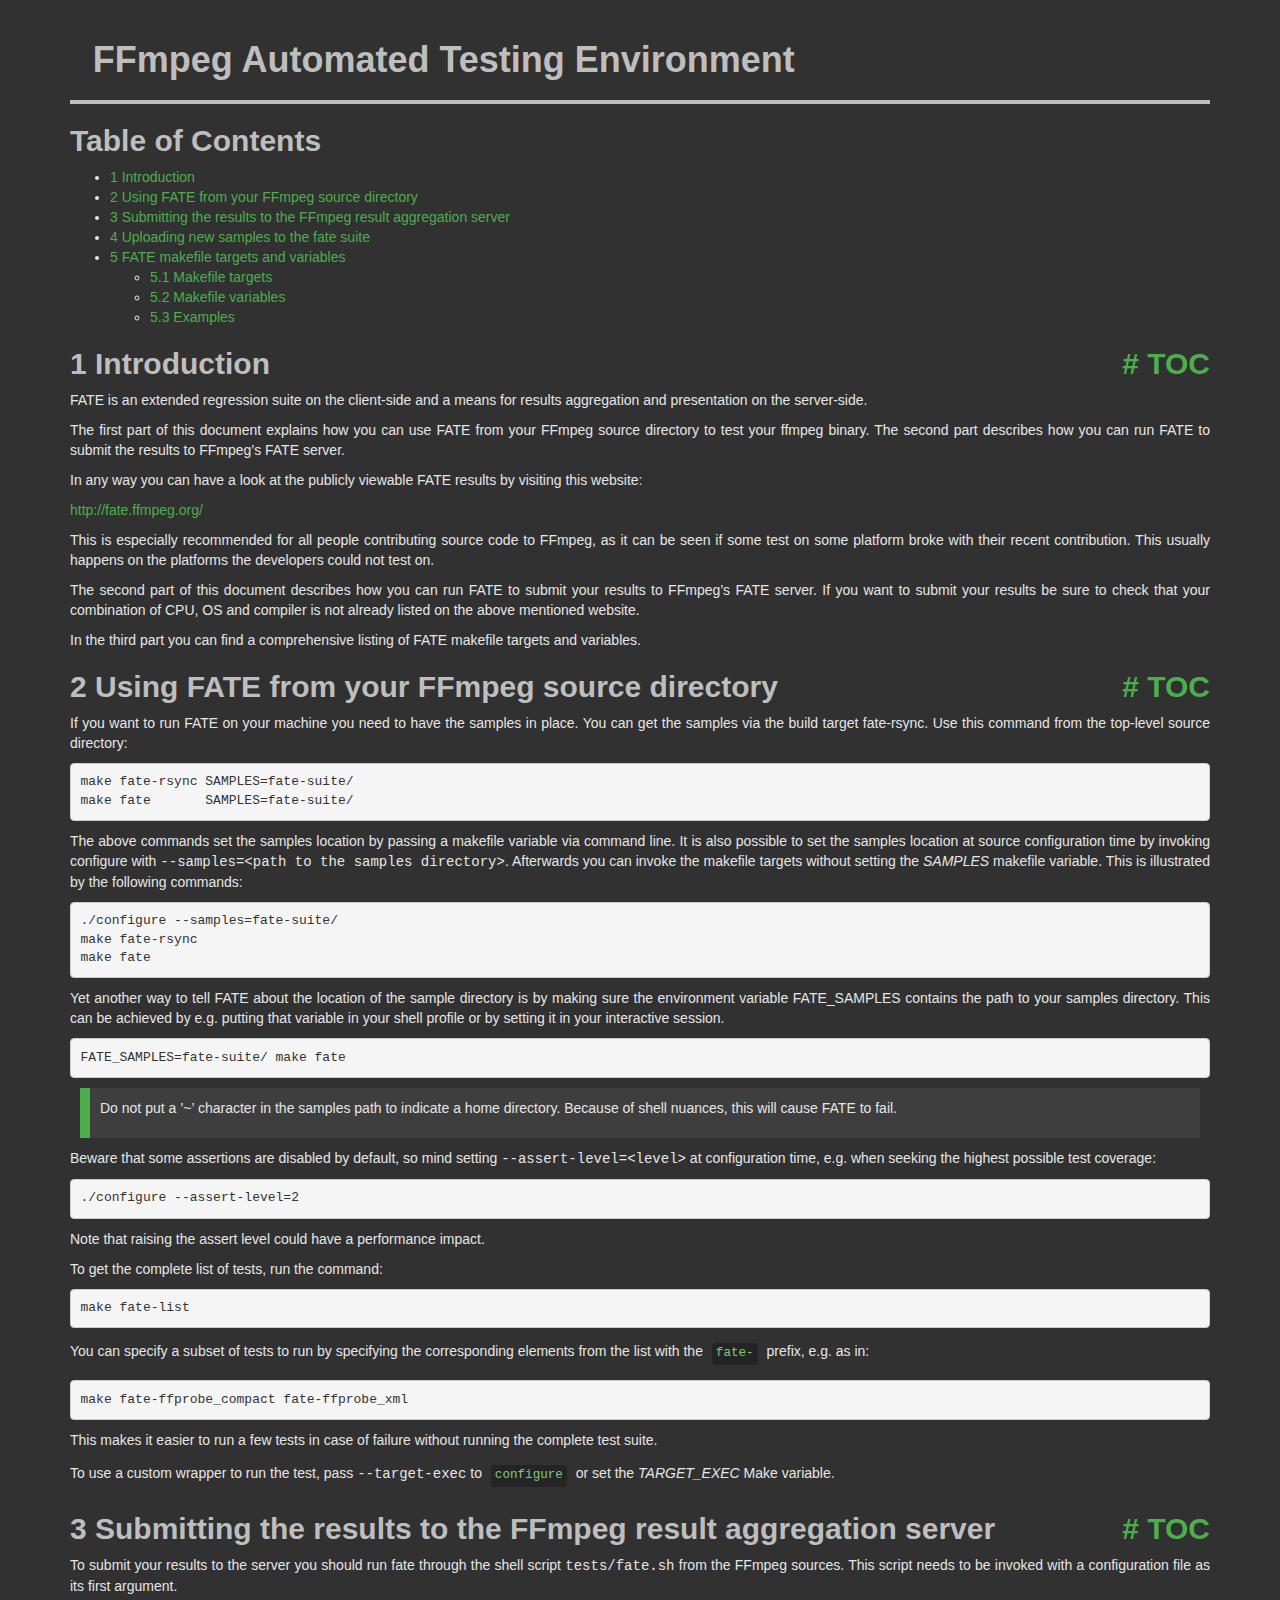
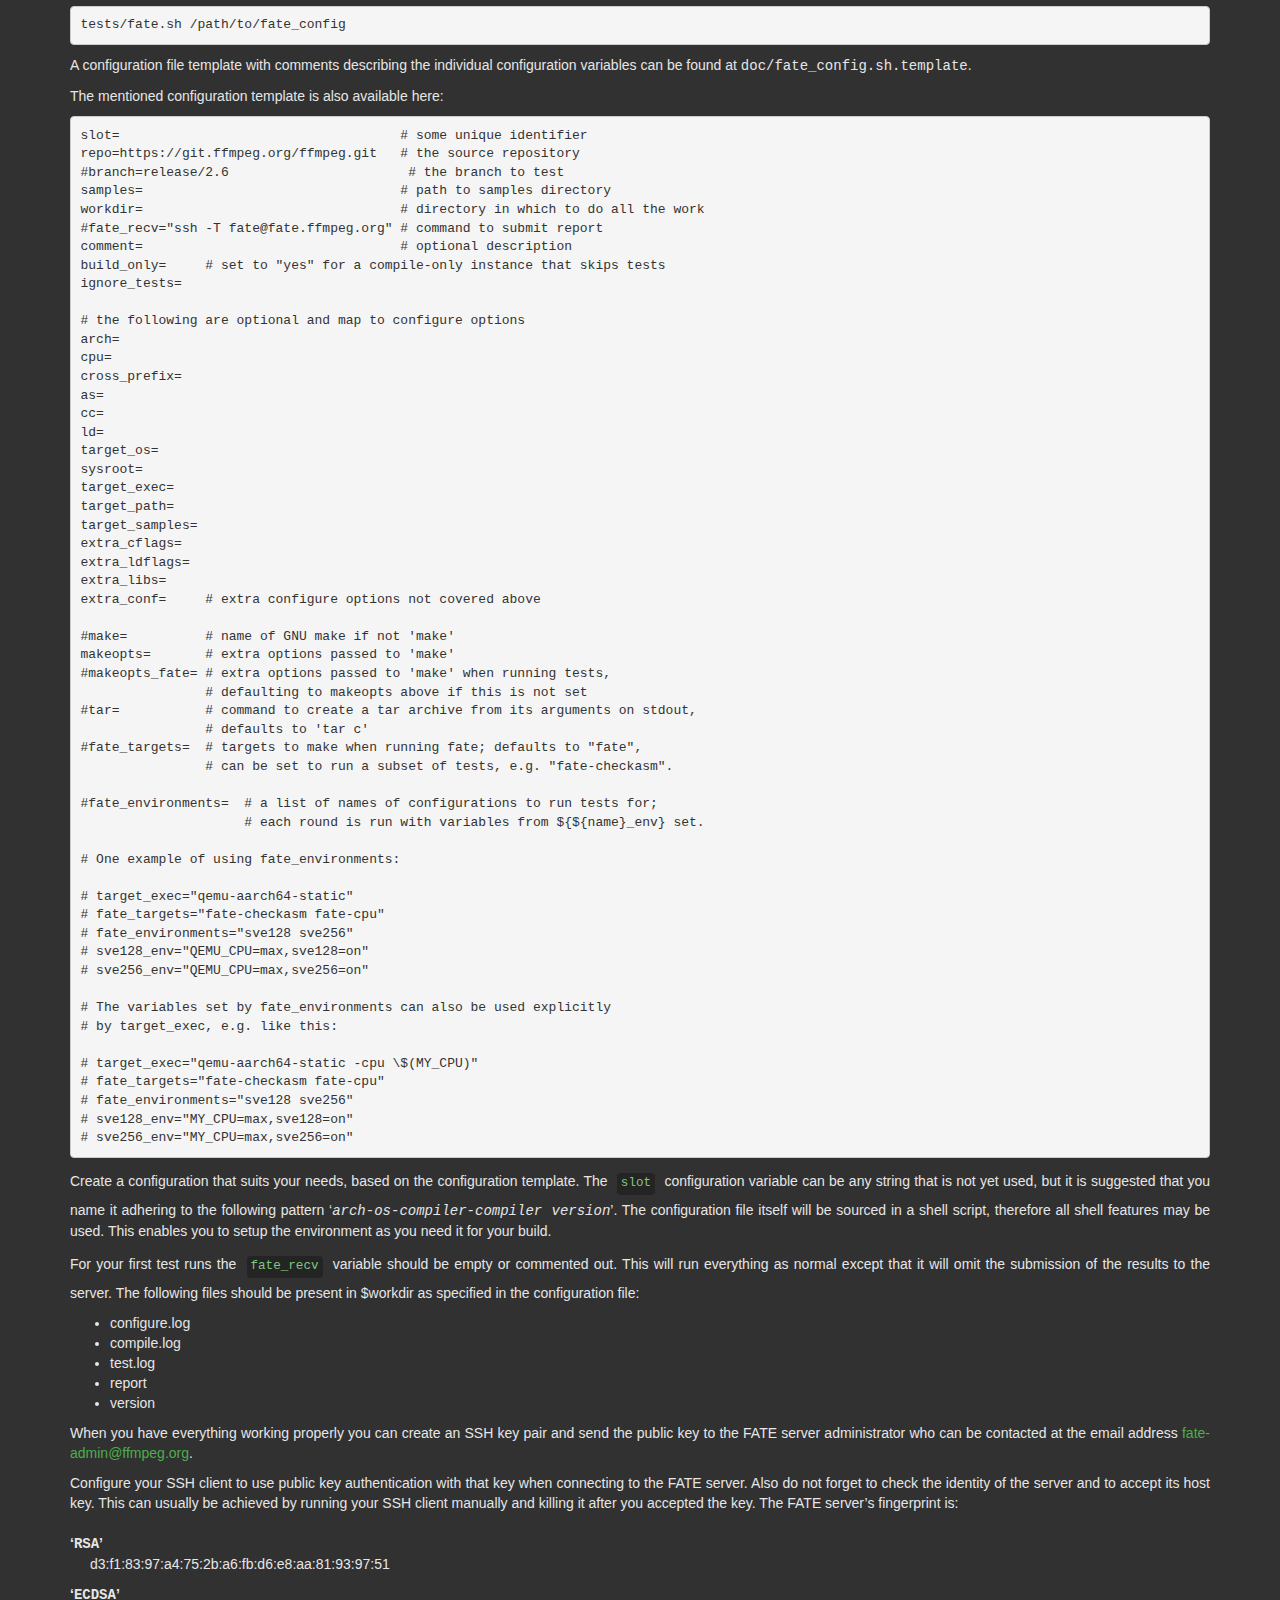
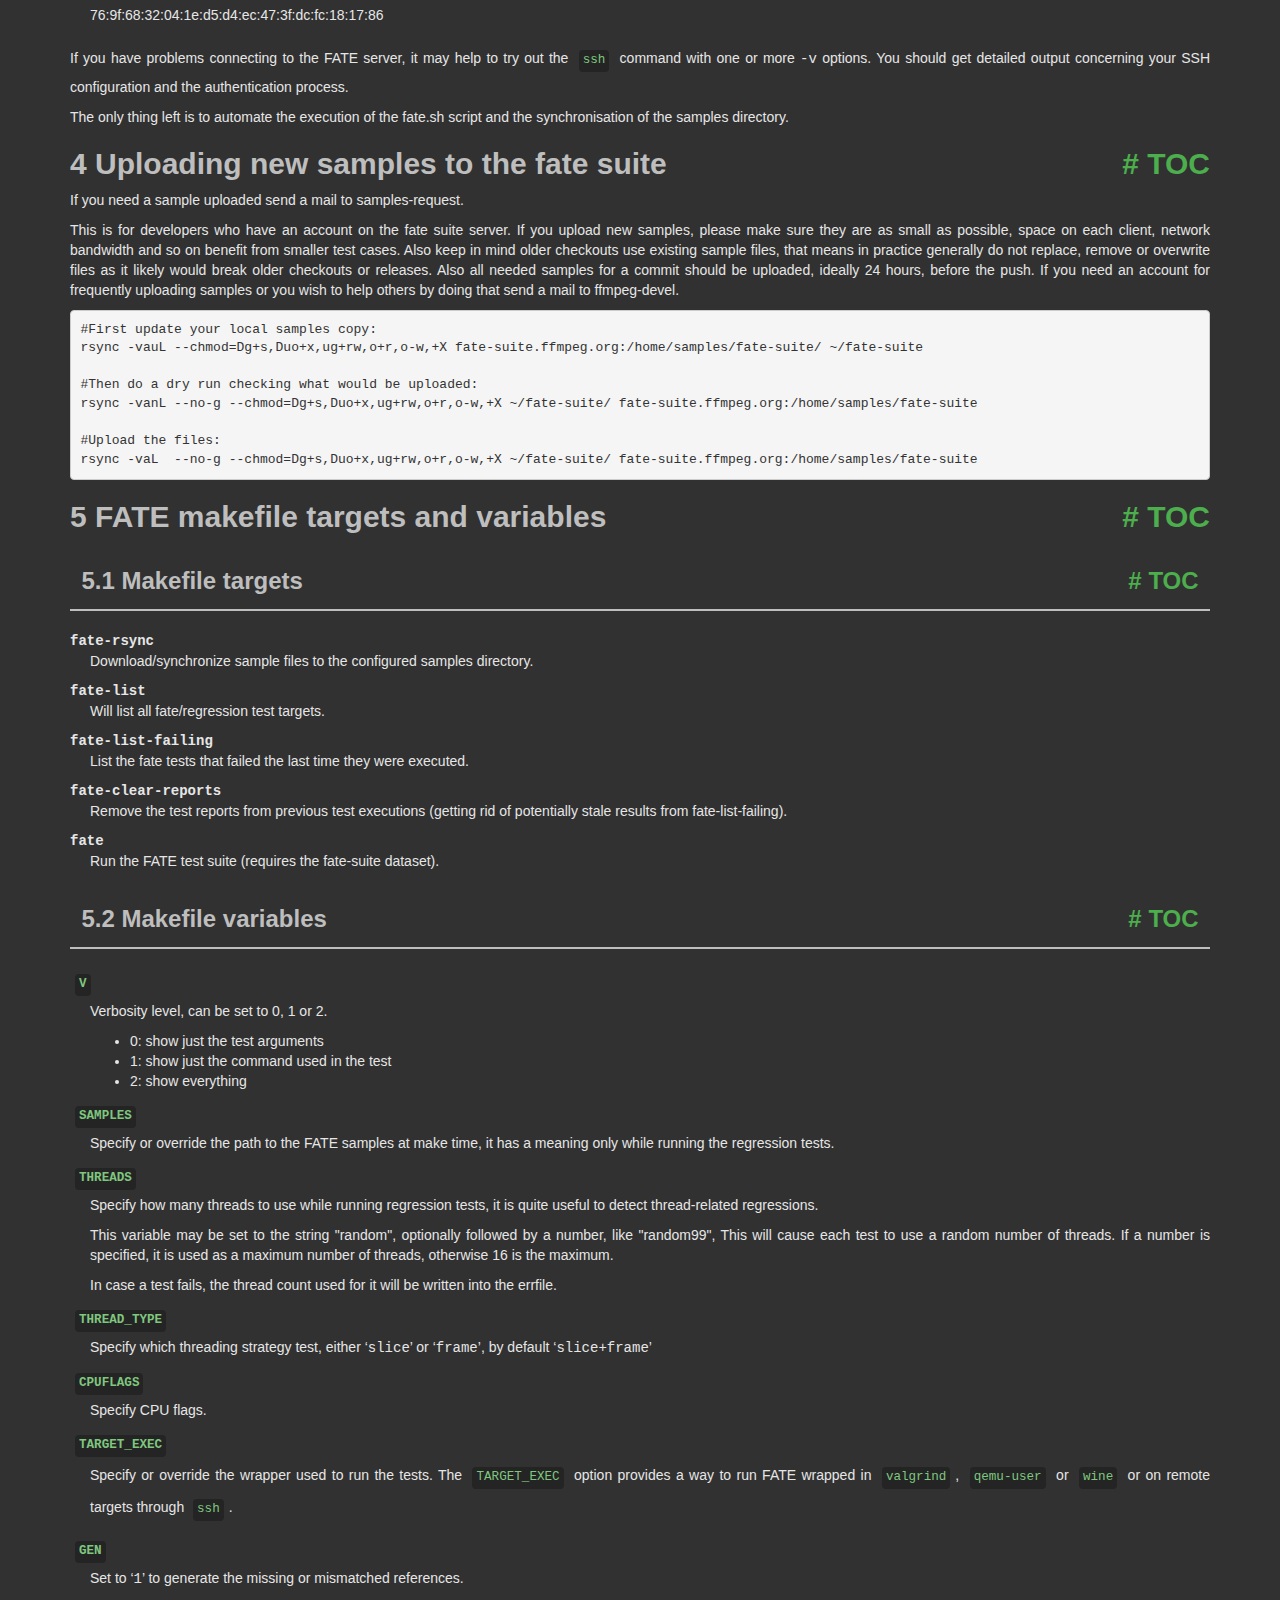
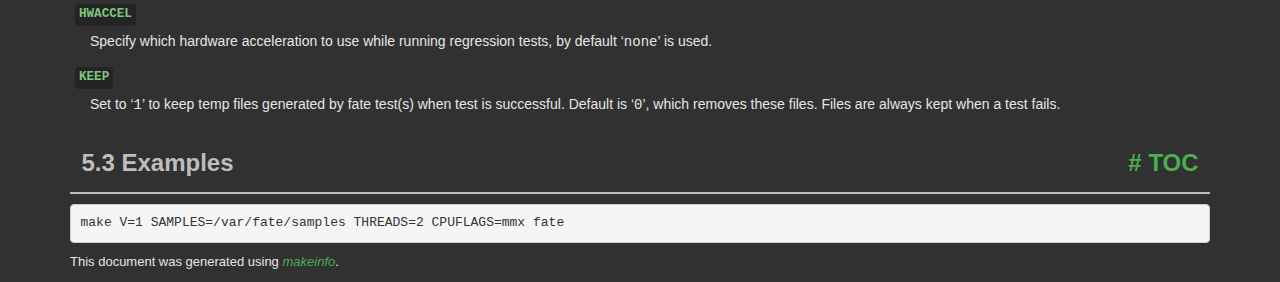
<file: comandos/musica/ffmpeg/doc/fate.html>
<!DOCTYPE html PUBLIC "-//W3C//DTD HTML 4.01 Transitional//EN" "http://www.w3.org/TR/html4/loose.dtd">
<html>
<!-- Created by GNU Texinfo 7.2, https://www.gnu.org/software/texinfo/ -->
  <head>
    <meta charset="utf-8">
    <title>
      FFmpeg Automated Testing Environment
    </title>
    <meta name="viewport" content="width=device-width,initial-scale=1.0">
    <link rel="stylesheet" type="text/css" href="bootstrap.min.css">
    <link rel="stylesheet" type="text/css" href="style.min.css">
  </head>
  <body>
    <div class="container">
      <h1>
      FFmpeg Automated Testing Environment
      </h1>


<a name="Top"></a>
<a name="SEC_Top"></a>

<div class="region-contents" id="SEC_Contents">
<h2 class="contents-heading">Table of Contents</h2>

<div class="contents">

<ul class="toc-numbered-mark">
  <li><a id="toc-Introduction" href="#Introduction">1 Introduction</a></li>
  <li><a id="toc-Using-FATE-from-your-FFmpeg-source-directory" href="#Using-FATE-from-your-FFmpeg-source-directory">2 Using FATE from your FFmpeg source directory</a></li>
  <li><a id="toc-Submitting-the-results-to-the-FFmpeg-result-aggregation-server" href="#Submitting-the-results-to-the-FFmpeg-result-aggregation-server">3 Submitting the results to the FFmpeg result aggregation server</a></li>
  <li><a id="toc-Uploading-new-samples-to-the-fate-suite" href="#Uploading-new-samples-to-the-fate-suite">4 Uploading new samples to the fate suite</a></li>
  <li><a id="toc-FATE-makefile-targets-and-variables" href="#FATE-makefile-targets-and-variables">5 FATE makefile targets and variables</a>
  <ul class="toc-numbered-mark">
    <li><a id="toc-Makefile-targets" href="#Makefile-targets">5.1 Makefile targets</a></li>
    <li><a id="toc-Makefile-variables" href="#Makefile-variables">5.2 Makefile variables</a></li>
    <li><a id="toc-Examples" href="#Examples">5.3 Examples</a></li>
  </ul></li>
</ul>
</div>
</div>

<a name="Introduction"></a>
<h2 class="chapter">1 Introduction<span class="pull-right"><a class="anchor hidden-xs" href="#Introduction" aria-hidden="true">#</a> <a class="anchor hidden-xs"href="#toc-Introduction" aria-hidden="true">TOC</a></span></h2>

<p>FATE is an extended regression suite on the client-side and a means
for results aggregation and presentation on the server-side.
</p>
<p>The first part of this document explains how you can use FATE from
your FFmpeg source directory to test your ffmpeg binary. The second
part describes how you can run FATE to submit the results to FFmpeg&rsquo;s
FATE server.
</p>
<p>In any way you can have a look at the publicly viewable FATE results
by visiting this website:
</p>
<p><a class="url" href="http://fate.ffmpeg.org/">http://fate.ffmpeg.org/</a>
</p>
<p>This is especially recommended for all people contributing source
code to FFmpeg, as it can be seen if some test on some platform broke
with their recent contribution. This usually happens on the platforms
the developers could not test on.
</p>
<p>The second part of this document describes how you can run FATE to
submit your results to FFmpeg&rsquo;s FATE server. If you want to submit your
results be sure to check that your combination of CPU, OS and compiler
is not already listed on the above mentioned website.
</p>
<p>In the third part you can find a comprehensive listing of FATE makefile
targets and variables.
</p>

<a name="Using-FATE-from-your-FFmpeg-source-directory"></a>
<h2 class="chapter">2 Using FATE from your FFmpeg source directory<span class="pull-right"><a class="anchor hidden-xs" href="#Using-FATE-from-your-FFmpeg-source-directory" aria-hidden="true">#</a> <a class="anchor hidden-xs"href="#toc-Using-FATE-from-your-FFmpeg-source-directory" aria-hidden="true">TOC</a></span></h2>

<p>If you want to run FATE on your machine you need to have the samples
in place. You can get the samples via the build target fate-rsync.
Use this command from the top-level source directory:
</p>
<div class="example">
<pre class="example-preformatted">make fate-rsync SAMPLES=fate-suite/
make fate       SAMPLES=fate-suite/
</pre></div>

<p>The above commands set the samples location by passing a makefile
variable via command line. It is also possible to set the samples
location at source configuration time by invoking configure with
<samp class="option">--samples=&lt;path to the samples directory&gt;</samp>. Afterwards you can
invoke the makefile targets without setting the <var class="var">SAMPLES</var> makefile
variable. This is illustrated by the following commands:
</p>
<div class="example">
<pre class="example-preformatted">./configure --samples=fate-suite/
make fate-rsync
make fate
</pre></div>

<p>Yet another way to tell FATE about the location of the sample
directory is by making sure the environment variable FATE_SAMPLES
contains the path to your samples directory. This can be achieved
by e.g. putting that variable in your shell profile or by setting
it in your interactive session.
</p>
<div class="example">
<pre class="example-preformatted">FATE_SAMPLES=fate-suite/ make fate
</pre></div>

<div class="info">
<p>Do not put a &rsquo;~&rsquo; character in the samples path to indicate a home
directory. Because of shell nuances, this will cause FATE to fail.
</p></div>
<p>Beware that some assertions are disabled by default, so mind setting
<samp class="option">--assert-level=&lt;level&gt;</samp> at configuration time, e.g. when seeking
the highest possible test coverage:
</p><div class="example">
<pre class="example-preformatted">./configure --assert-level=2
</pre></div>
<p>Note that raising the assert level could have a performance impact.
</p>
<p>To get the complete list of tests, run the command:
</p><div class="example">
<pre class="example-preformatted">make fate-list
</pre></div>

<p>You can specify a subset of tests to run by specifying the
corresponding elements from the list with the <code class="code">fate-</code> prefix,
e.g. as in:
</p><div class="example">
<pre class="example-preformatted">make fate-ffprobe_compact fate-ffprobe_xml
</pre></div>

<p>This makes it easier to run a few tests in case of failure without
running the complete test suite.
</p>
<p>To use a custom wrapper to run the test, pass <samp class="option">--target-exec</samp> to
<code class="command">configure</code> or set the <var class="var">TARGET_EXEC</var> Make variable.
</p>

<a name="Submitting-the-results-to-the-FFmpeg-result-aggregation-server"></a>
<h2 class="chapter">3 Submitting the results to the FFmpeg result aggregation server<span class="pull-right"><a class="anchor hidden-xs" href="#Submitting-the-results-to-the-FFmpeg-result-aggregation-server" aria-hidden="true">#</a> <a class="anchor hidden-xs"href="#toc-Submitting-the-results-to-the-FFmpeg-result-aggregation-server" aria-hidden="true">TOC</a></span></h2>

<p>To submit your results to the server you should run fate through the
shell script <samp class="file">tests/fate.sh</samp> from the FFmpeg sources. This script needs
to be invoked with a configuration file as its first argument.
</p>
<div class="example">
<pre class="example-preformatted">tests/fate.sh /path/to/fate_config
</pre></div>

<p>A configuration file template with comments describing the individual
configuration variables can be found at <samp class="file">doc/fate_config.sh.template</samp>.
</p>
<p>The mentioned configuration template is also available here:
</p><pre class="verbatim">slot=                                    # some unique identifier
repo=https://git.ffmpeg.org/ffmpeg.git   # the source repository
#branch=release/2.6                       # the branch to test
samples=                                 # path to samples directory
workdir=                                 # directory in which to do all the work
#fate_recv=&quot;ssh -T fate@fate.ffmpeg.org&quot; # command to submit report
comment=                                 # optional description
build_only=     # set to &quot;yes&quot; for a compile-only instance that skips tests
ignore_tests=

# the following are optional and map to configure options
arch=
cpu=
cross_prefix=
as=
cc=
ld=
target_os=
sysroot=
target_exec=
target_path=
target_samples=
extra_cflags=
extra_ldflags=
extra_libs=
extra_conf=     # extra configure options not covered above

#make=          # name of GNU make if not 'make'
makeopts=       # extra options passed to 'make'
#makeopts_fate= # extra options passed to 'make' when running tests,
                # defaulting to makeopts above if this is not set
#tar=           # command to create a tar archive from its arguments on stdout,
                # defaults to 'tar c'
#fate_targets=  # targets to make when running fate; defaults to &quot;fate&quot;,
                # can be set to run a subset of tests, e.g. &quot;fate-checkasm&quot;.

#fate_environments=  # a list of names of configurations to run tests for;
                     # each round is run with variables from ${${name}_env} set.

# One example of using fate_environments:

# target_exec=&quot;qemu-aarch64-static&quot;
# fate_targets=&quot;fate-checkasm fate-cpu&quot;
# fate_environments=&quot;sve128 sve256&quot;
# sve128_env=&quot;QEMU_CPU=max,sve128=on&quot;
# sve256_env=&quot;QEMU_CPU=max,sve256=on&quot;

# The variables set by fate_environments can also be used explicitly
# by target_exec, e.g. like this:

# target_exec=&quot;qemu-aarch64-static -cpu \$(MY_CPU)&quot;
# fate_targets=&quot;fate-checkasm fate-cpu&quot;
# fate_environments=&quot;sve128 sve256&quot;
# sve128_env=&quot;MY_CPU=max,sve128=on&quot;
# sve256_env=&quot;MY_CPU=max,sve256=on&quot;
</pre>
<p>Create a configuration that suits your needs, based on the configuration
template. The <code class="env">slot</code> configuration variable can be any string that is not
yet used, but it is suggested that you name it adhering to the following
pattern &lsquo;<samp class="samp"><var class="var">arch</var>-<var class="var">os</var>-<var class="var">compiler</var>-<var class="var">compiler version</var></samp>&rsquo;. The
configuration file itself will be sourced in a shell script, therefore all
shell features may be used. This enables you to setup the environment as you
need it for your build.
</p>
<p>For your first test runs the <code class="env">fate_recv</code> variable should be empty or
commented out. This will run everything as normal except that it will omit
the submission of the results to the server. The following files should be
present in $workdir as specified in the configuration file:
</p>
<ul class="itemize mark-bullet">
<li>configure.log
    </li><li>compile.log
    </li><li>test.log
    </li><li>report
    </li><li>version
</li></ul>

<p>When you have everything working properly you can create an SSH key pair
and send the public key to the FATE server administrator who can be contacted
at the email address <a class="email" href="mailto:fate-admin@ffmpeg.org">fate-admin@ffmpeg.org</a>.
</p>
<p>Configure your SSH client to use public key authentication with that key
when connecting to the FATE server. Also do not forget to check the identity
of the server and to accept its host key. This can usually be achieved by
running your SSH client manually and killing it after you accepted the key.
The FATE server&rsquo;s fingerprint is:
</p>
<dl class="table">
<dt>&lsquo;<samp class="samp">RSA</samp>&rsquo;</dt>
<dd><p>d3:f1:83:97:a4:75:2b:a6:fb:d6:e8:aa:81:93:97:51
</p></dd>
<dt>&lsquo;<samp class="samp">ECDSA</samp>&rsquo;</dt>
<dd><p>76:9f:68:32:04:1e:d5:d4:ec:47:3f:dc:fc:18:17:86
</p></dd>
</dl>

<p>If you have problems connecting to the FATE server, it may help to try out
the <code class="command">ssh</code> command with one or more <samp class="option">-v</samp> options. You should
get detailed output concerning your SSH configuration and the authentication
process.
</p>
<p>The only thing left is to automate the execution of the fate.sh script and
the synchronisation of the samples directory.
</p>
<a name="Uploading-new-samples-to-the-fate-suite"></a>
<h2 class="chapter">4 Uploading new samples to the fate suite<span class="pull-right"><a class="anchor hidden-xs" href="#Uploading-new-samples-to-the-fate-suite" aria-hidden="true">#</a> <a class="anchor hidden-xs"href="#toc-Uploading-new-samples-to-the-fate-suite" aria-hidden="true">TOC</a></span></h2>

<p>If you need a sample uploaded send a mail to samples-request.
</p>
<p>This is for developers who have an account on the fate suite server.
If you upload new samples, please make sure they are as small as possible,
space on each client, network bandwidth and so on benefit from smaller test cases.
Also keep in mind older checkouts use existing sample files, that means in
practice generally do not replace, remove or overwrite files as it likely would
break older checkouts or releases.
Also all needed samples for a commit should be uploaded, ideally 24
hours, before the push.
If you need an account for frequently uploading samples or you wish to help
others by doing that send a mail to ffmpeg-devel.
</p>
<div class="example">
<pre class="example-preformatted">#First update your local samples copy:
rsync -vauL --chmod=Dg+s,Duo+x,ug+rw,o+r,o-w,+X fate-suite.ffmpeg.org:/home/samples/fate-suite/ ~/fate-suite

#Then do a dry run checking what would be uploaded:
rsync -vanL --no-g --chmod=Dg+s,Duo+x,ug+rw,o+r,o-w,+X ~/fate-suite/ fate-suite.ffmpeg.org:/home/samples/fate-suite

#Upload the files:
rsync -vaL  --no-g --chmod=Dg+s,Duo+x,ug+rw,o+r,o-w,+X ~/fate-suite/ fate-suite.ffmpeg.org:/home/samples/fate-suite
</pre></div>


<a name="FATE-makefile-targets-and-variables"></a>
<h2 class="chapter">5 FATE makefile targets and variables<span class="pull-right"><a class="anchor hidden-xs" href="#FATE-makefile-targets-and-variables" aria-hidden="true">#</a> <a class="anchor hidden-xs"href="#toc-FATE-makefile-targets-and-variables" aria-hidden="true">TOC</a></span></h2>

<a name="Makefile-targets"></a>
<h3 class="section">5.1 Makefile targets<span class="pull-right"><a class="anchor hidden-xs" href="#Makefile-targets" aria-hidden="true">#</a> <a class="anchor hidden-xs"href="#toc-Makefile-targets" aria-hidden="true">TOC</a></span></h3>

<dl class="table">
<dt><samp class="option">fate-rsync</samp></dt>
<dd><p>Download/synchronize sample files to the configured samples directory.
</p>
</dd>
<dt><samp class="option">fate-list</samp></dt>
<dd><p>Will list all fate/regression test targets.
</p>
</dd>
<dt><samp class="option">fate-list-failing</samp></dt>
<dd><p>List the fate tests that failed the last time they were executed.
</p>
</dd>
<dt><samp class="option">fate-clear-reports</samp></dt>
<dd><p>Remove the test reports from previous test executions (getting rid of
potentially stale results from fate-list-failing).
</p>
</dd>
<dt><samp class="option">fate</samp></dt>
<dd><p>Run the FATE test suite (requires the fate-suite dataset).
</p></dd>
</dl>

<a name="Makefile-variables"></a>
<h3 class="section">5.2 Makefile variables<span class="pull-right"><a class="anchor hidden-xs" href="#Makefile-variables" aria-hidden="true">#</a> <a class="anchor hidden-xs"href="#toc-Makefile-variables" aria-hidden="true">TOC</a></span></h3>

<dl class="table">
<dt><code class="env">V</code></dt>
<dd><p>Verbosity level, can be set to 0, 1 or 2.
    </p><ul class="itemize mark-bullet">
<li>0: show just the test arguments
        </li><li>1: show just the command used in the test
        </li><li>2: show everything
    </li></ul>

</dd>
<dt><code class="env">SAMPLES</code></dt>
<dd><p>Specify or override the path to the FATE samples at make time, it has a
meaning only while running the regression tests.
</p>
</dd>
<dt><code class="env">THREADS</code></dt>
<dd><p>Specify how many threads to use while running regression tests, it is
quite useful to detect thread-related regressions.
</p>
<p>This variable may be set to the string &quot;random&quot;, optionally followed by a
number, like &quot;random99&quot;, This will cause each test to use a random number of
threads. If a number is specified, it is used as a maximum number of threads,
otherwise 16 is the maximum.
</p>
<p>In case a test fails, the thread count used for it will be written into the
errfile.
</p>
</dd>
<dt><code class="env">THREAD_TYPE</code></dt>
<dd><p>Specify which threading strategy test, either &lsquo;<samp class="samp">slice</samp>&rsquo; or &lsquo;<samp class="samp">frame</samp>&rsquo;,
by default &lsquo;<samp class="samp">slice+frame</samp>&rsquo;
</p>
</dd>
<dt><code class="env">CPUFLAGS</code></dt>
<dd><p>Specify CPU flags.
</p>
</dd>
<dt><code class="env">TARGET_EXEC</code></dt>
<dd><p>Specify or override the wrapper used to run the tests.
The <code class="env">TARGET_EXEC</code> option provides a way to run FATE wrapped in
<code class="command">valgrind</code>, <code class="command">qemu-user</code> or <code class="command">wine</code> or on remote targets
through <code class="command">ssh</code>.
</p>
</dd>
<dt><code class="env">GEN</code></dt>
<dd><p>Set to &lsquo;<samp class="samp">1</samp>&rsquo; to generate the missing or mismatched references.
</p>
</dd>
<dt><code class="env">HWACCEL</code></dt>
<dd><p>Specify which hardware acceleration to use while running regression tests,
by default &lsquo;<samp class="samp">none</samp>&rsquo; is used.
</p>
</dd>
<dt><code class="env">KEEP</code></dt>
<dd><p>Set to &lsquo;<samp class="samp">1</samp>&rsquo; to keep temp files generated by fate test(s) when test is successful.
Default is &lsquo;<samp class="samp">0</samp>&rsquo;, which removes these files. Files are always kept when a test
fails.
</p>
</dd>
</dl>

<a name="Examples"></a>
<h3 class="section">5.3 Examples<span class="pull-right"><a class="anchor hidden-xs" href="#Examples" aria-hidden="true">#</a> <a class="anchor hidden-xs"href="#toc-Examples" aria-hidden="true">TOC</a></span></h3>

<div class="example">
<pre class="example-preformatted">make V=1 SAMPLES=/var/fate/samples THREADS=2 CPUFLAGS=mmx fate
</pre></div>
      <p style="font-size: small;">
        This document was generated using <a class="uref" href="https://www.gnu.org/software/texinfo/"><em class="emph">makeinfo</em></a>.
      </p>
    </div>
  </body>
</html>
</file>
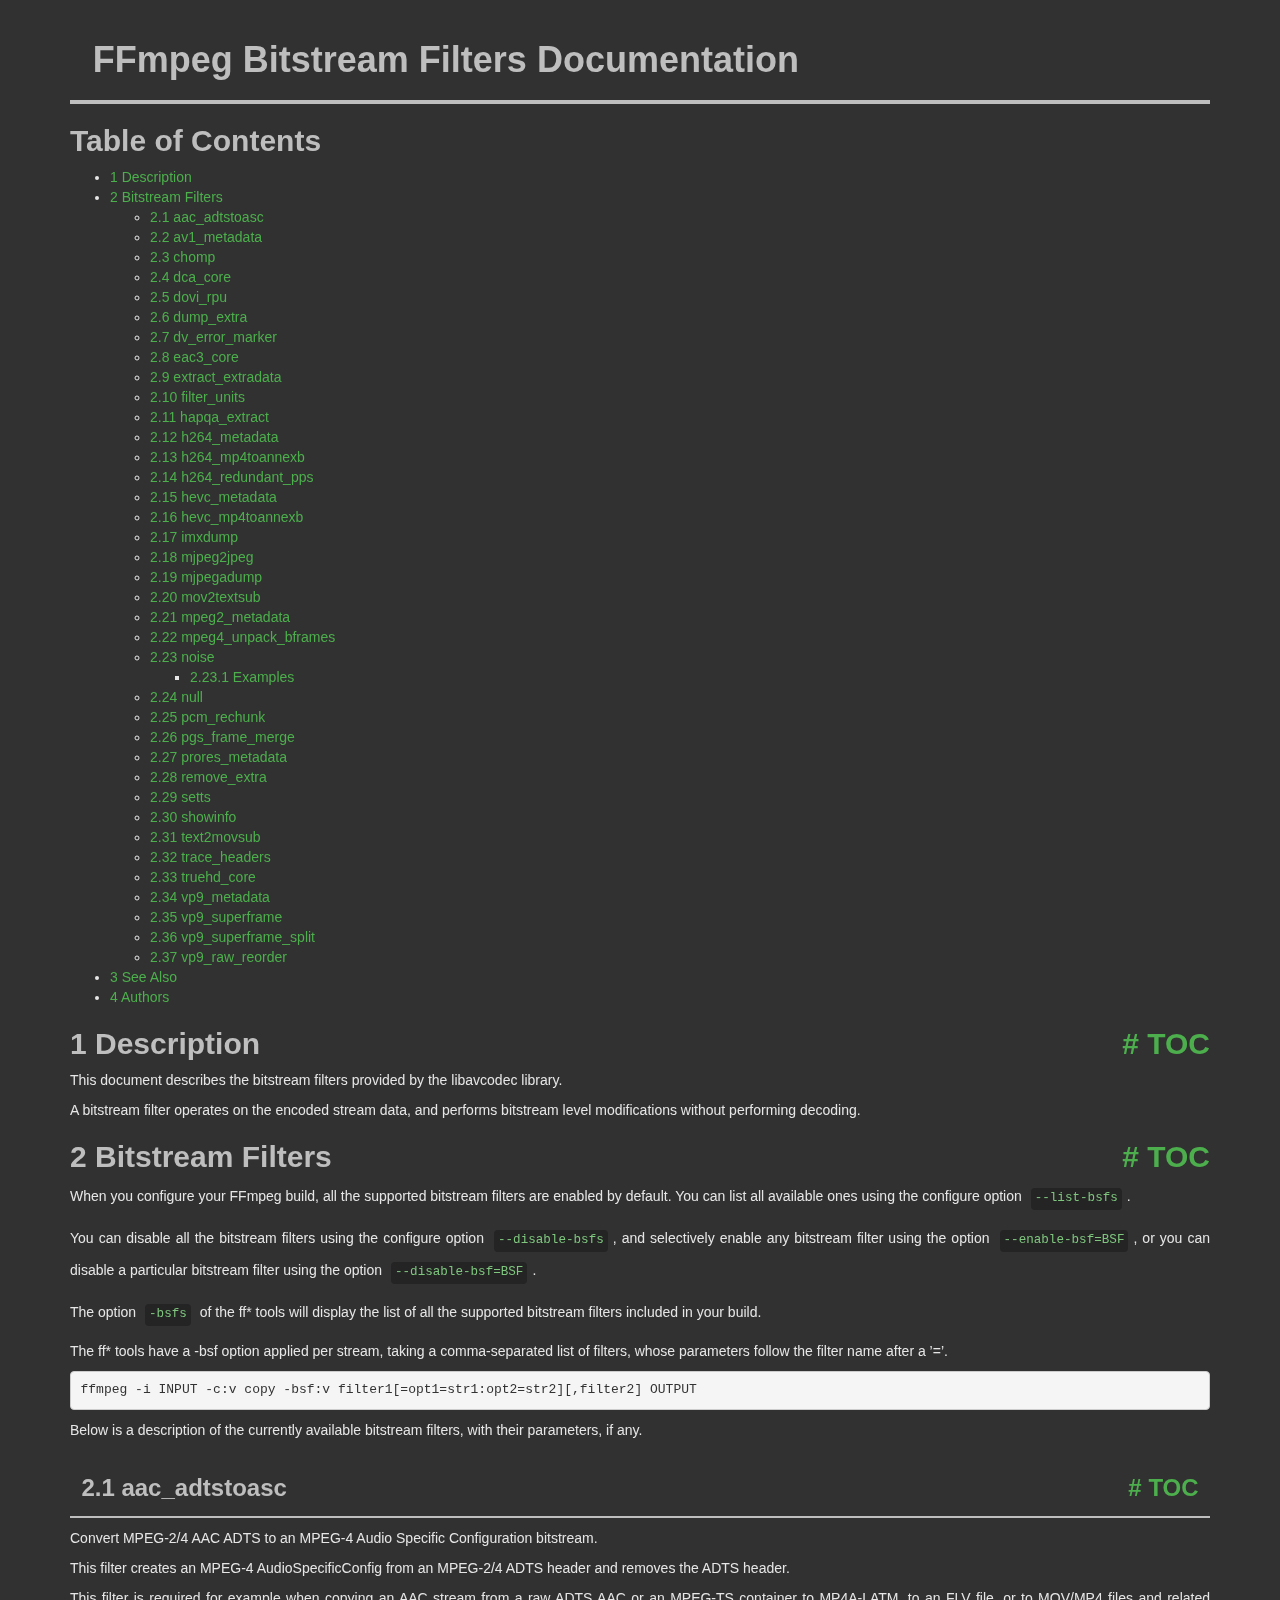
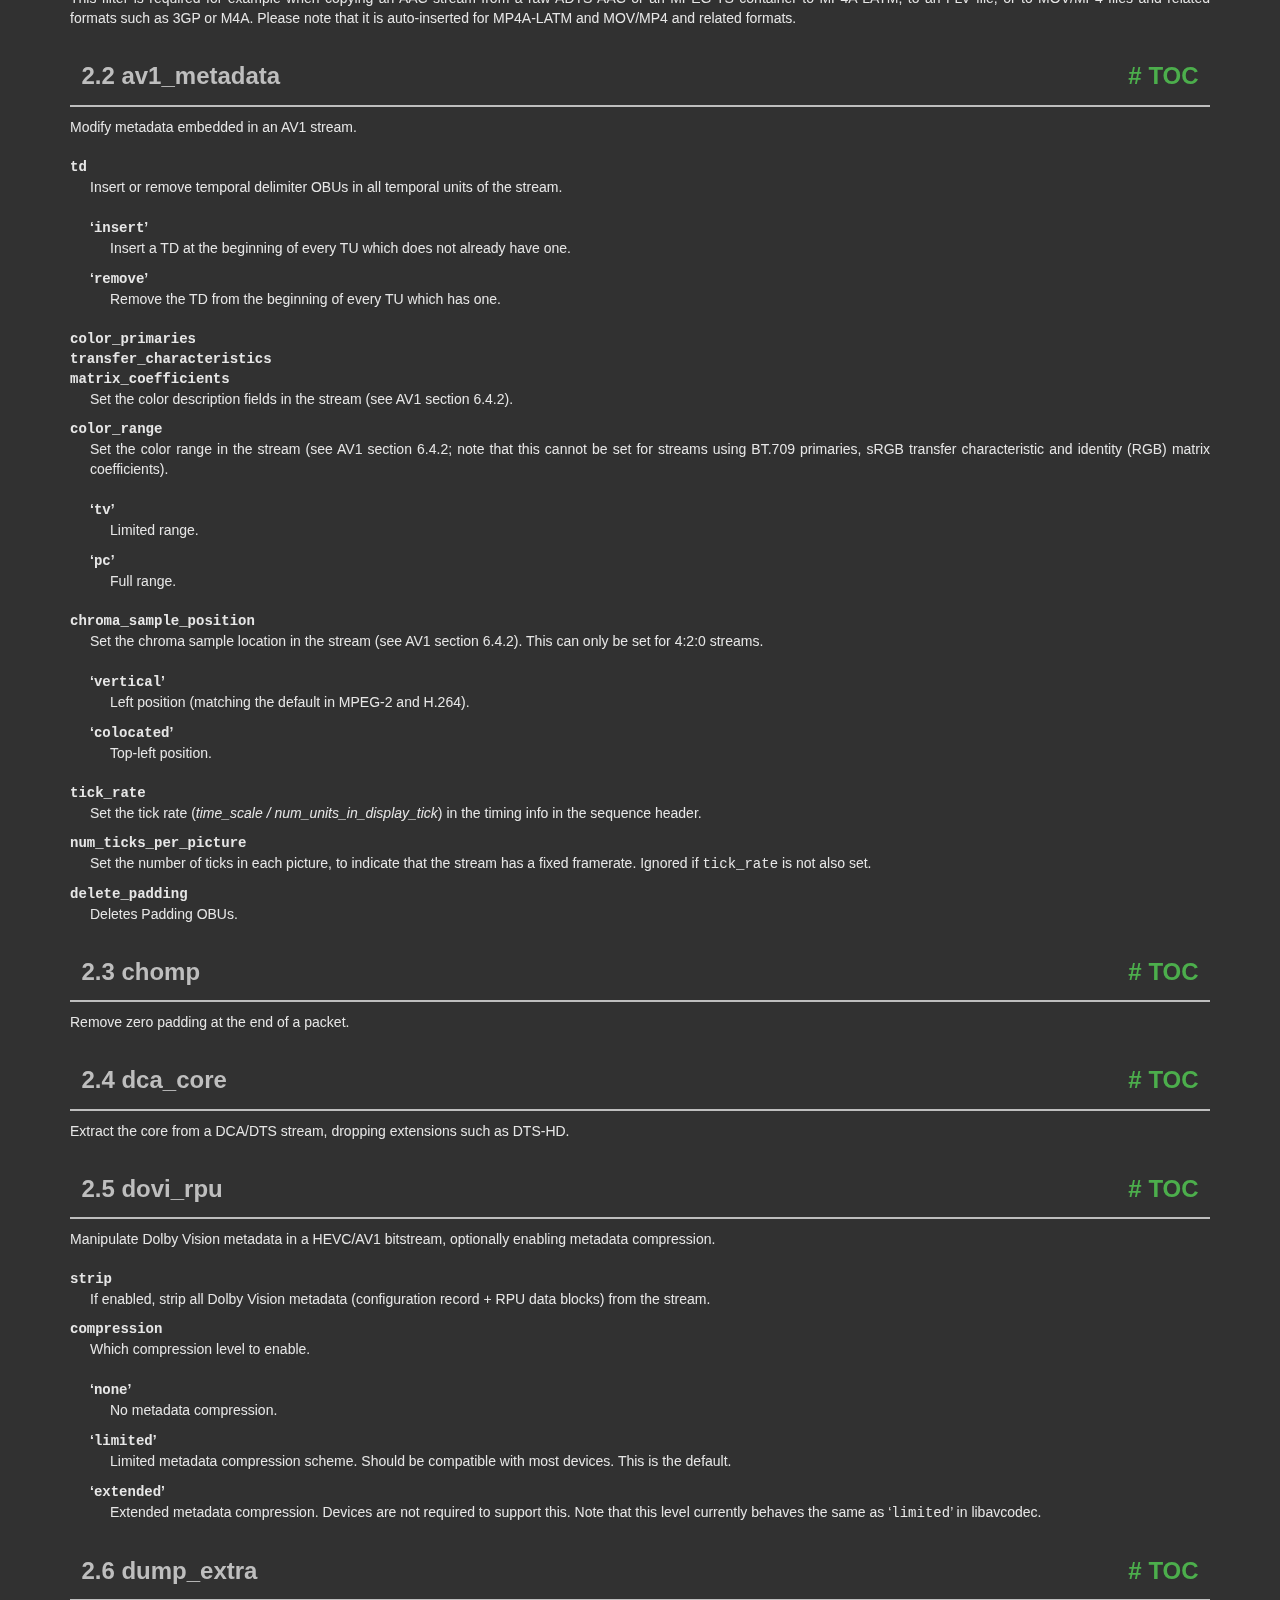
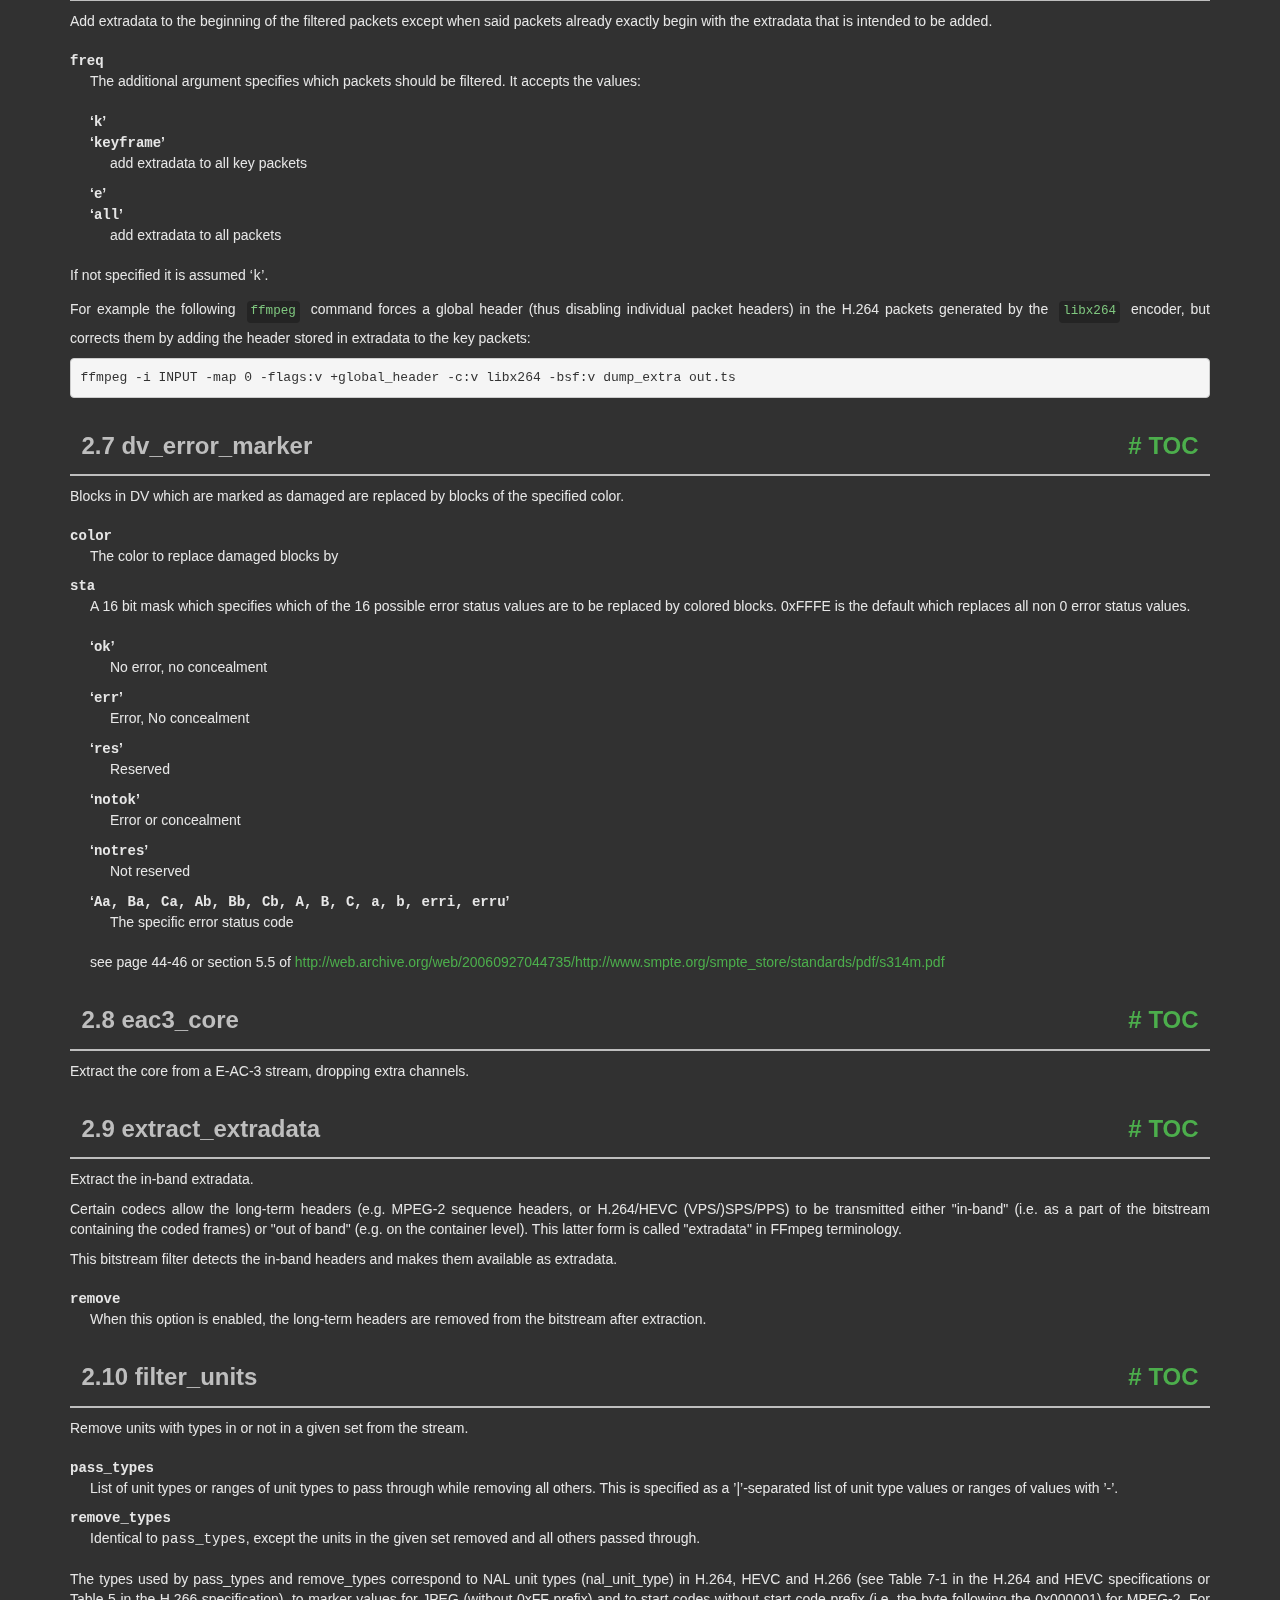
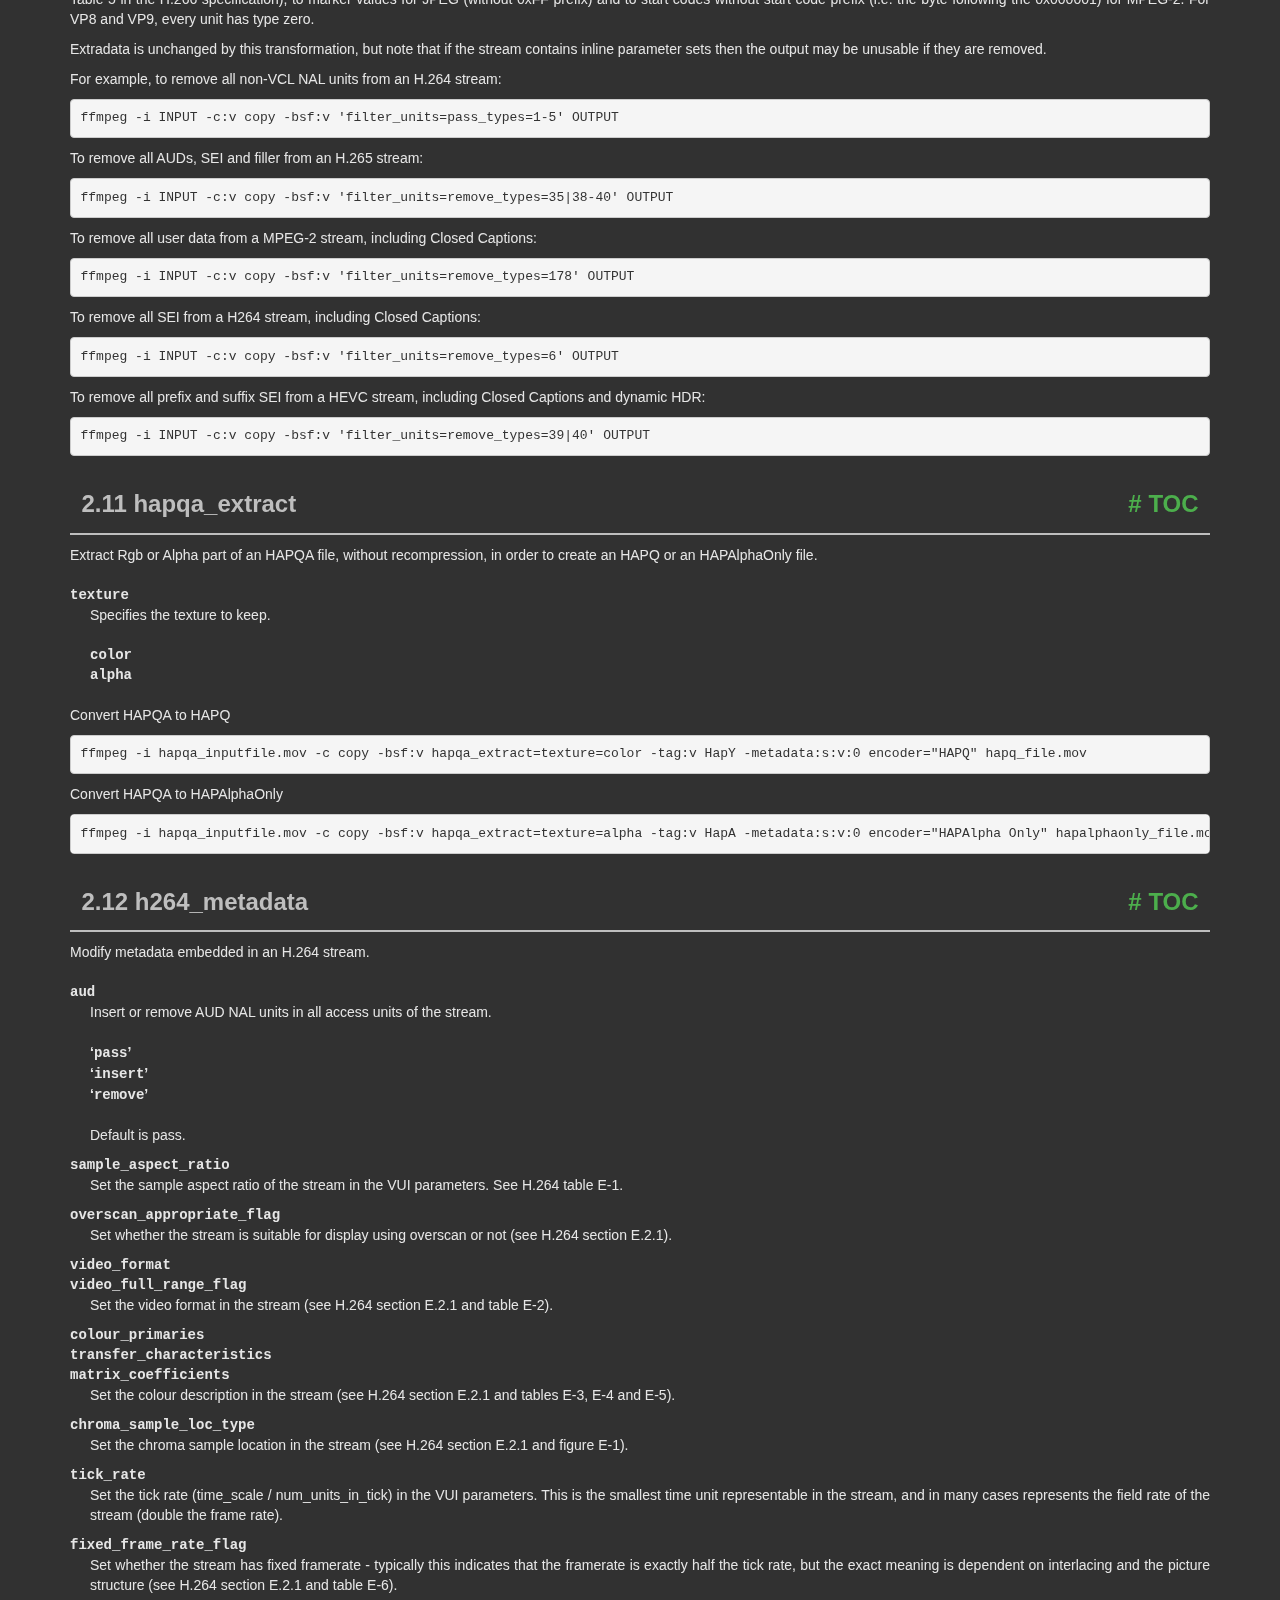
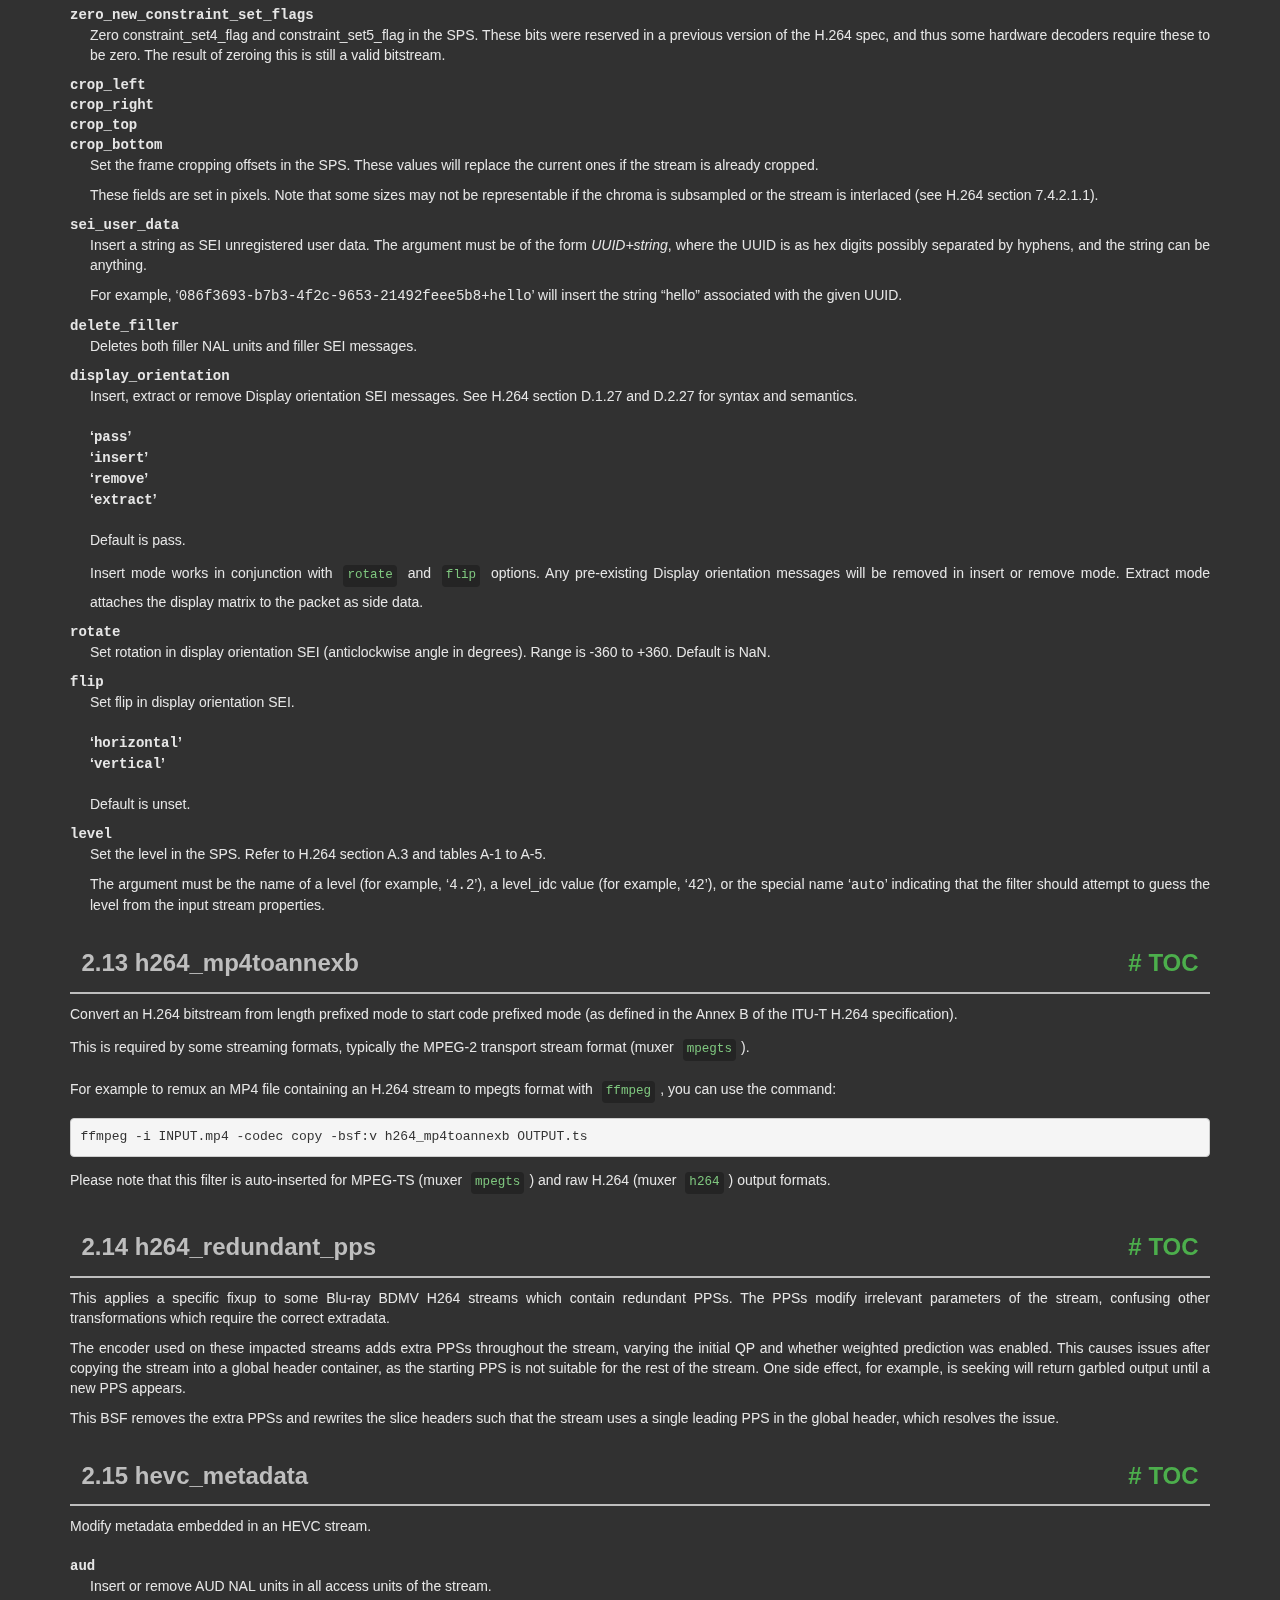
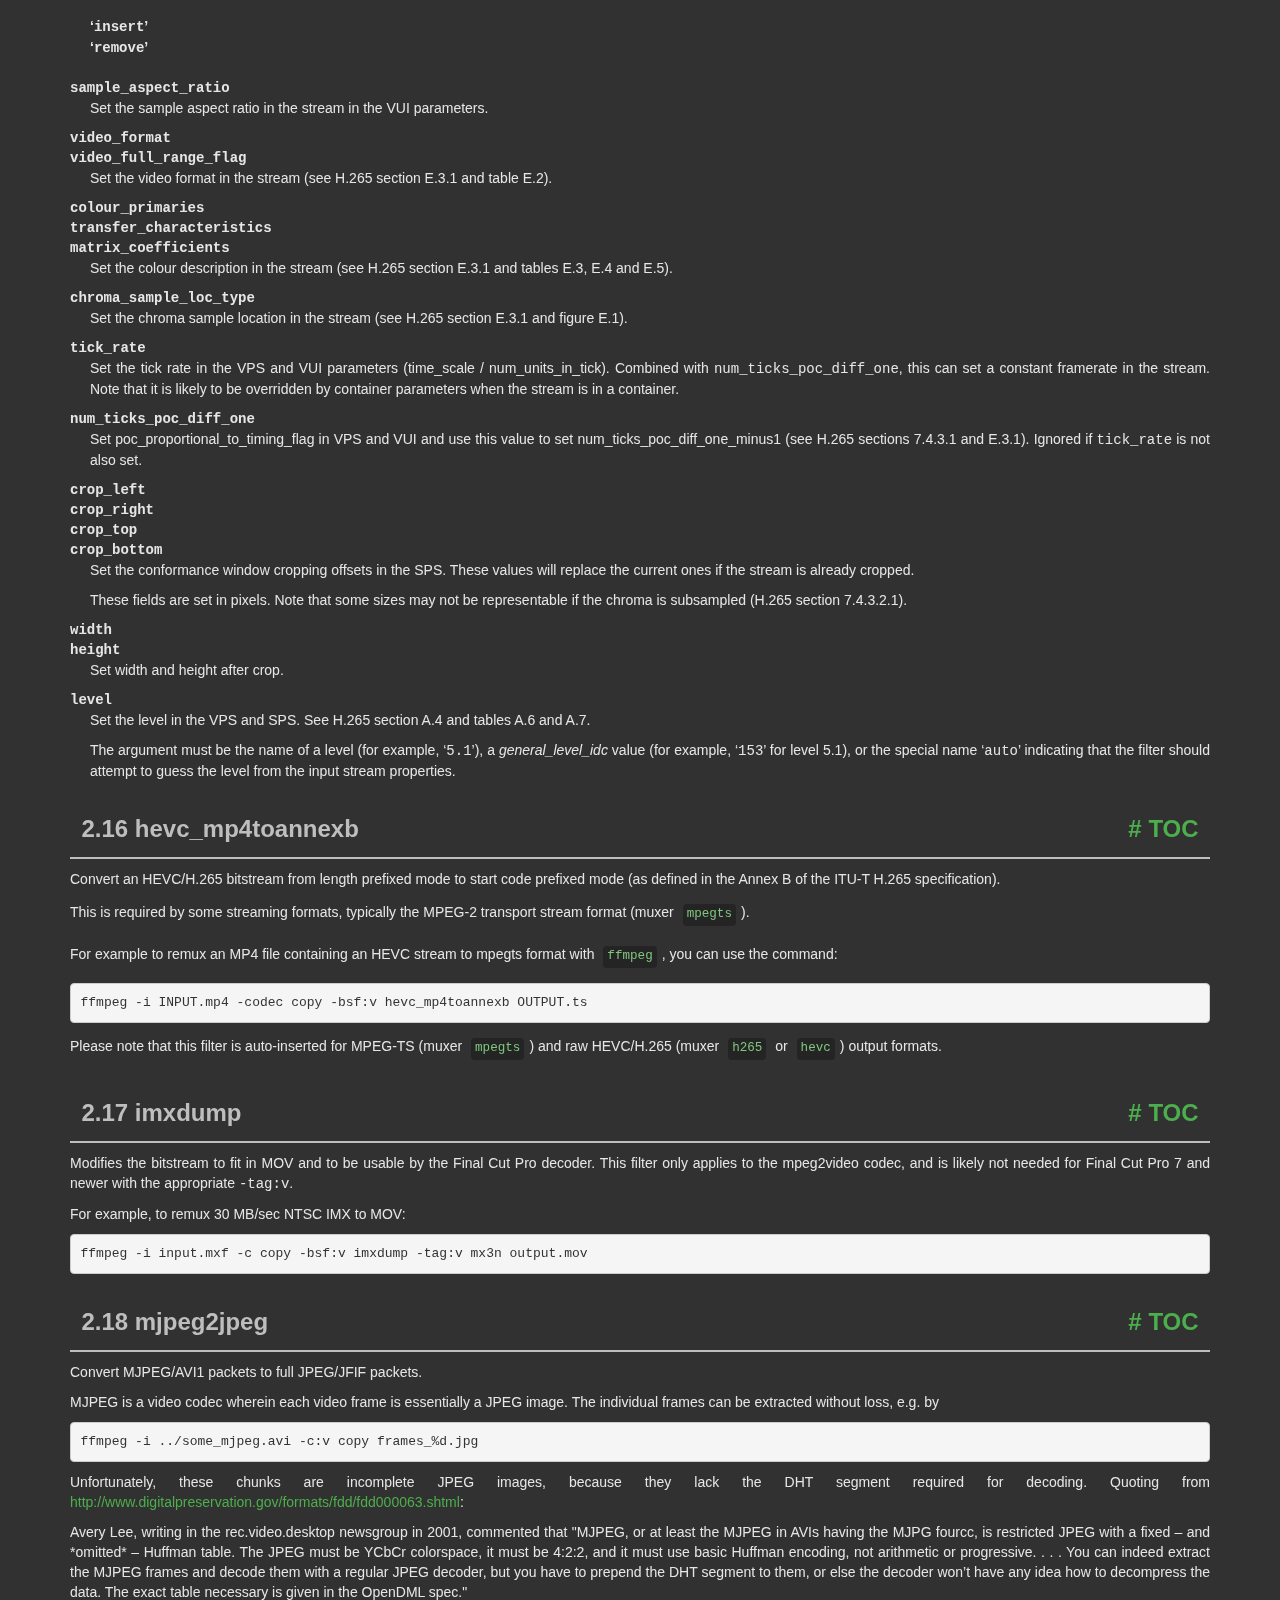
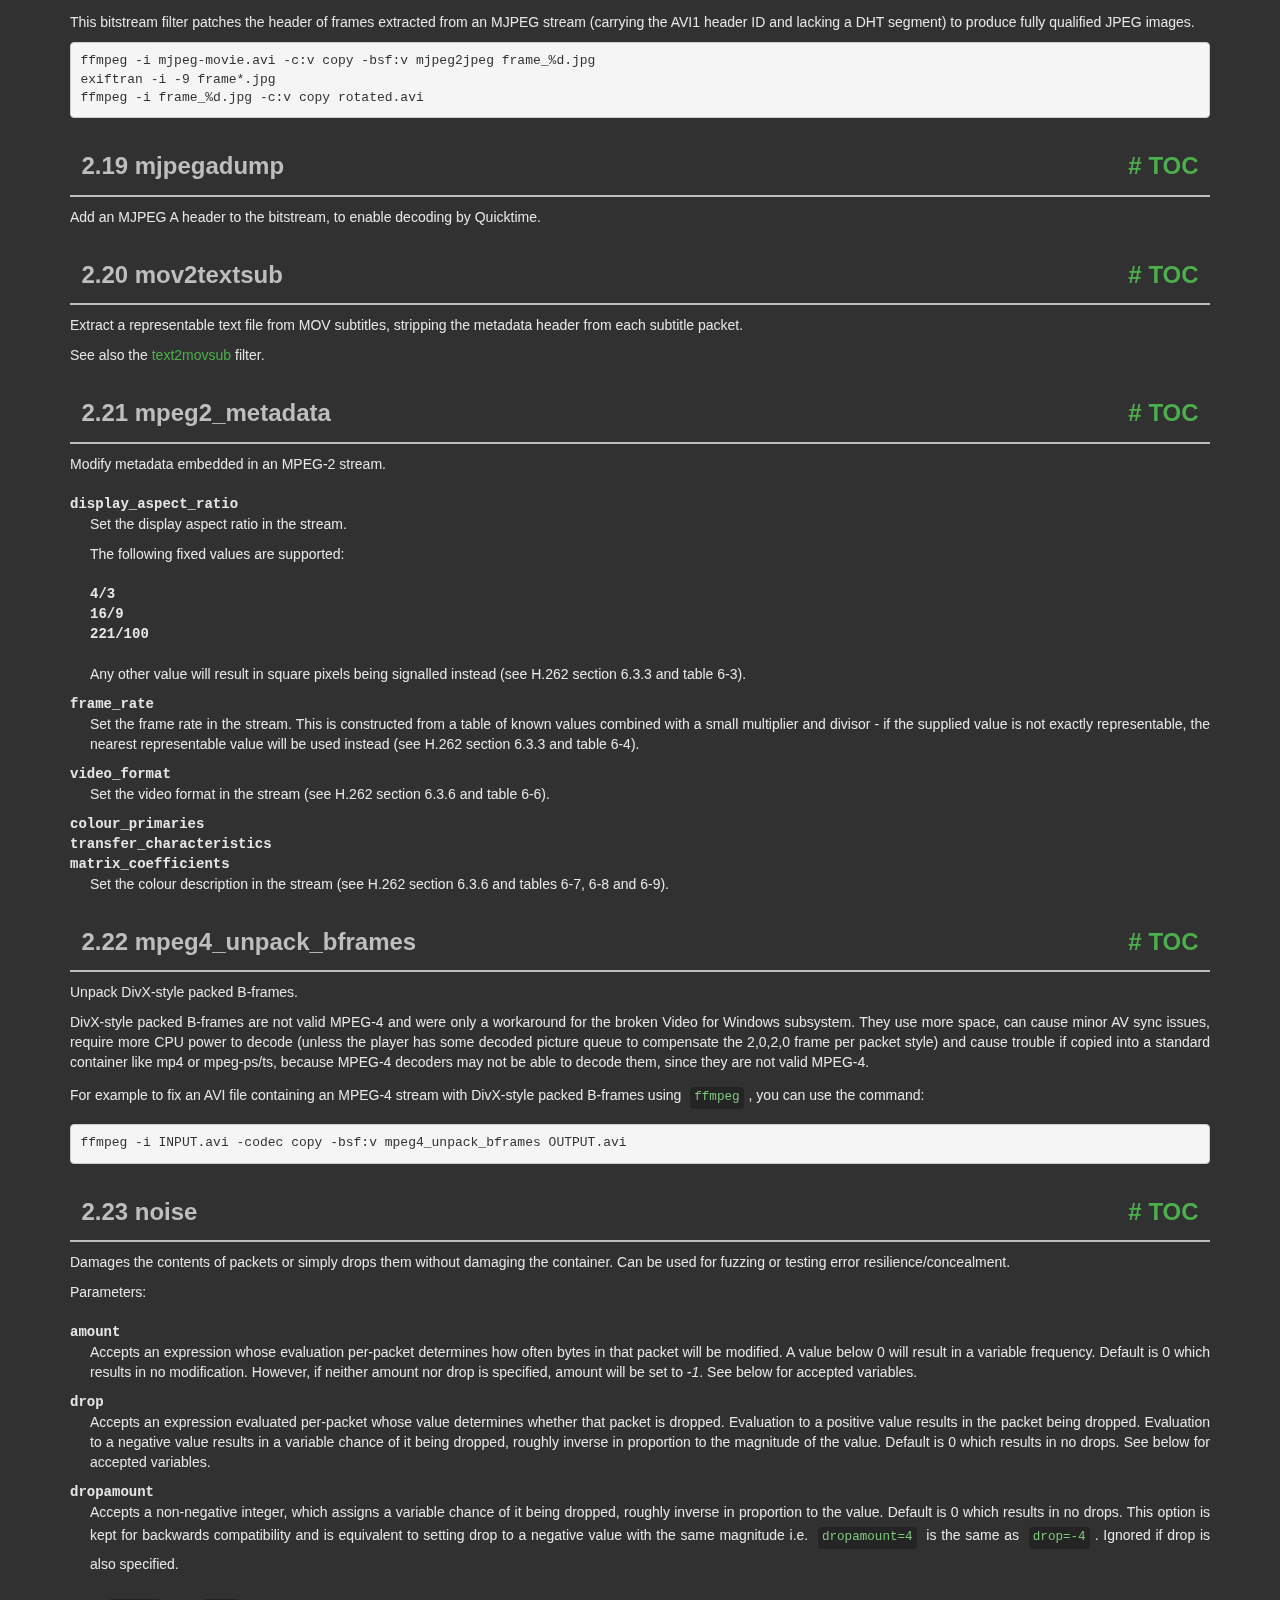
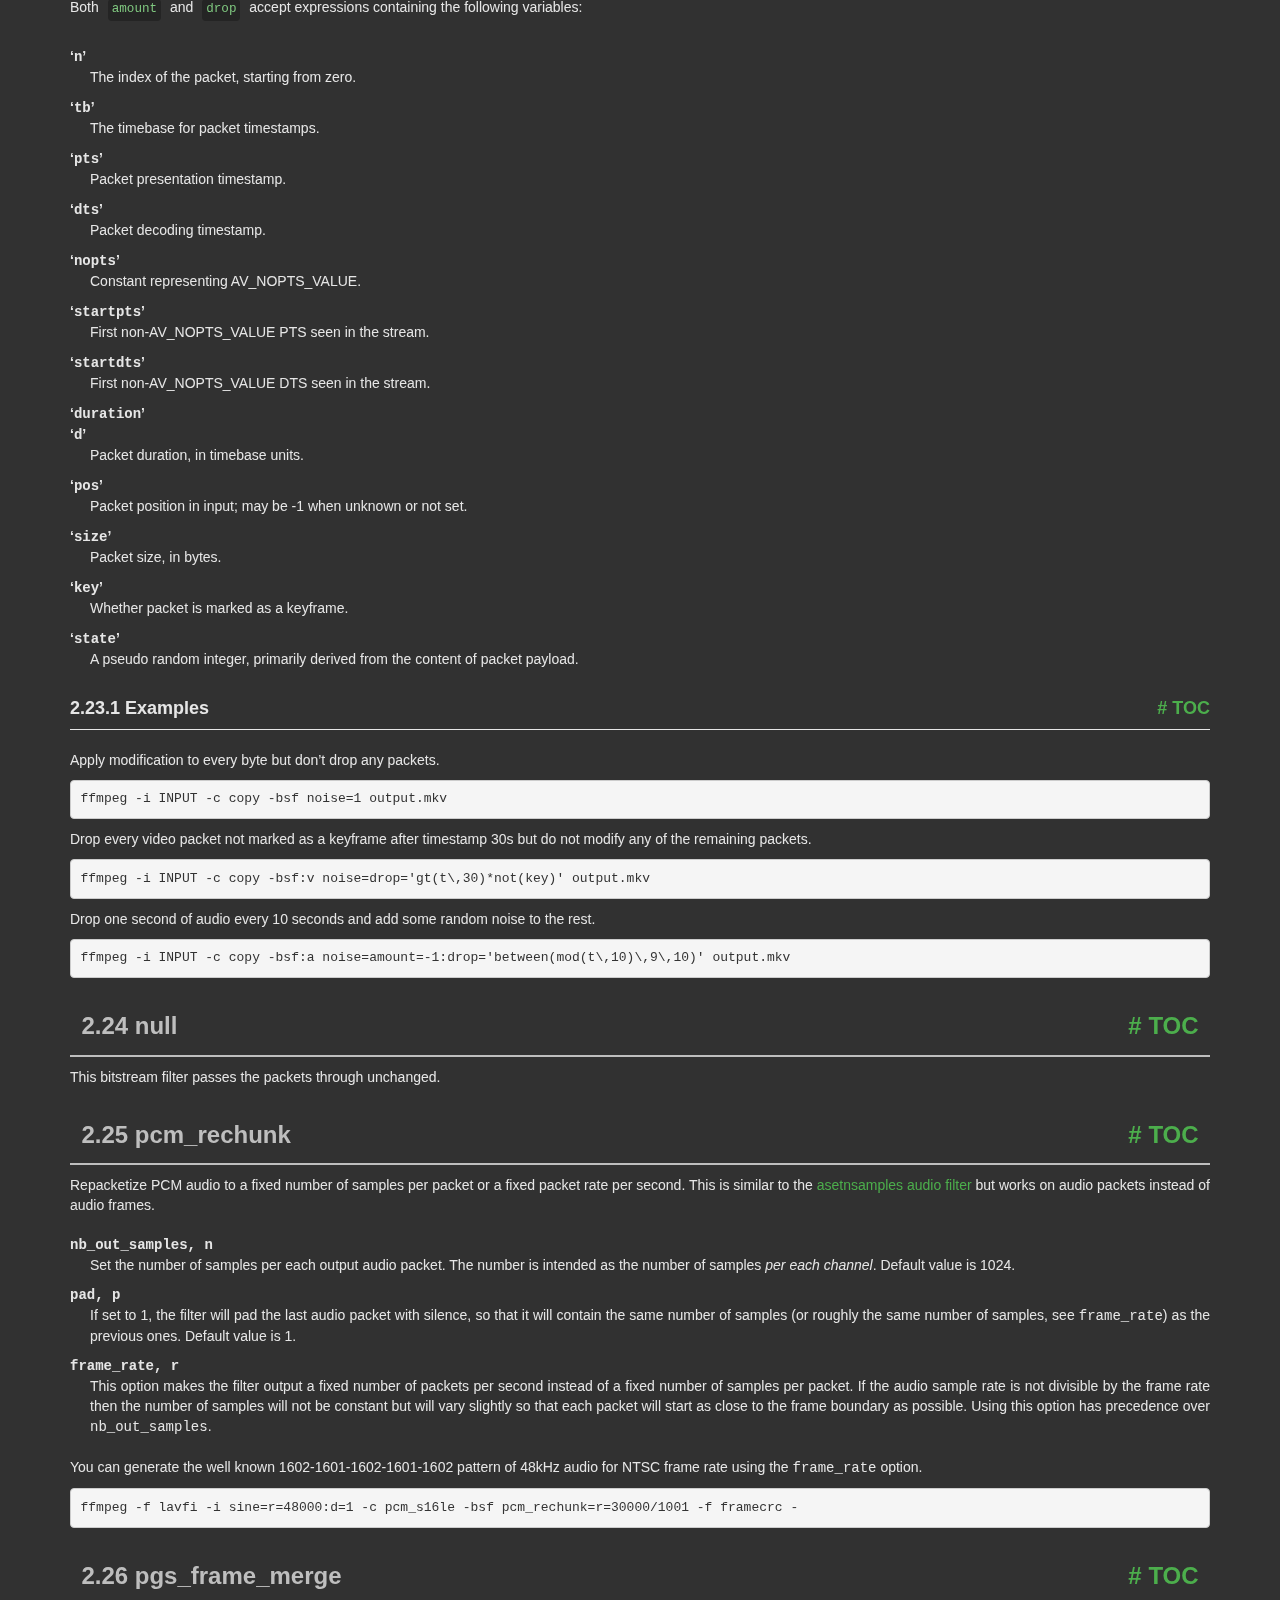
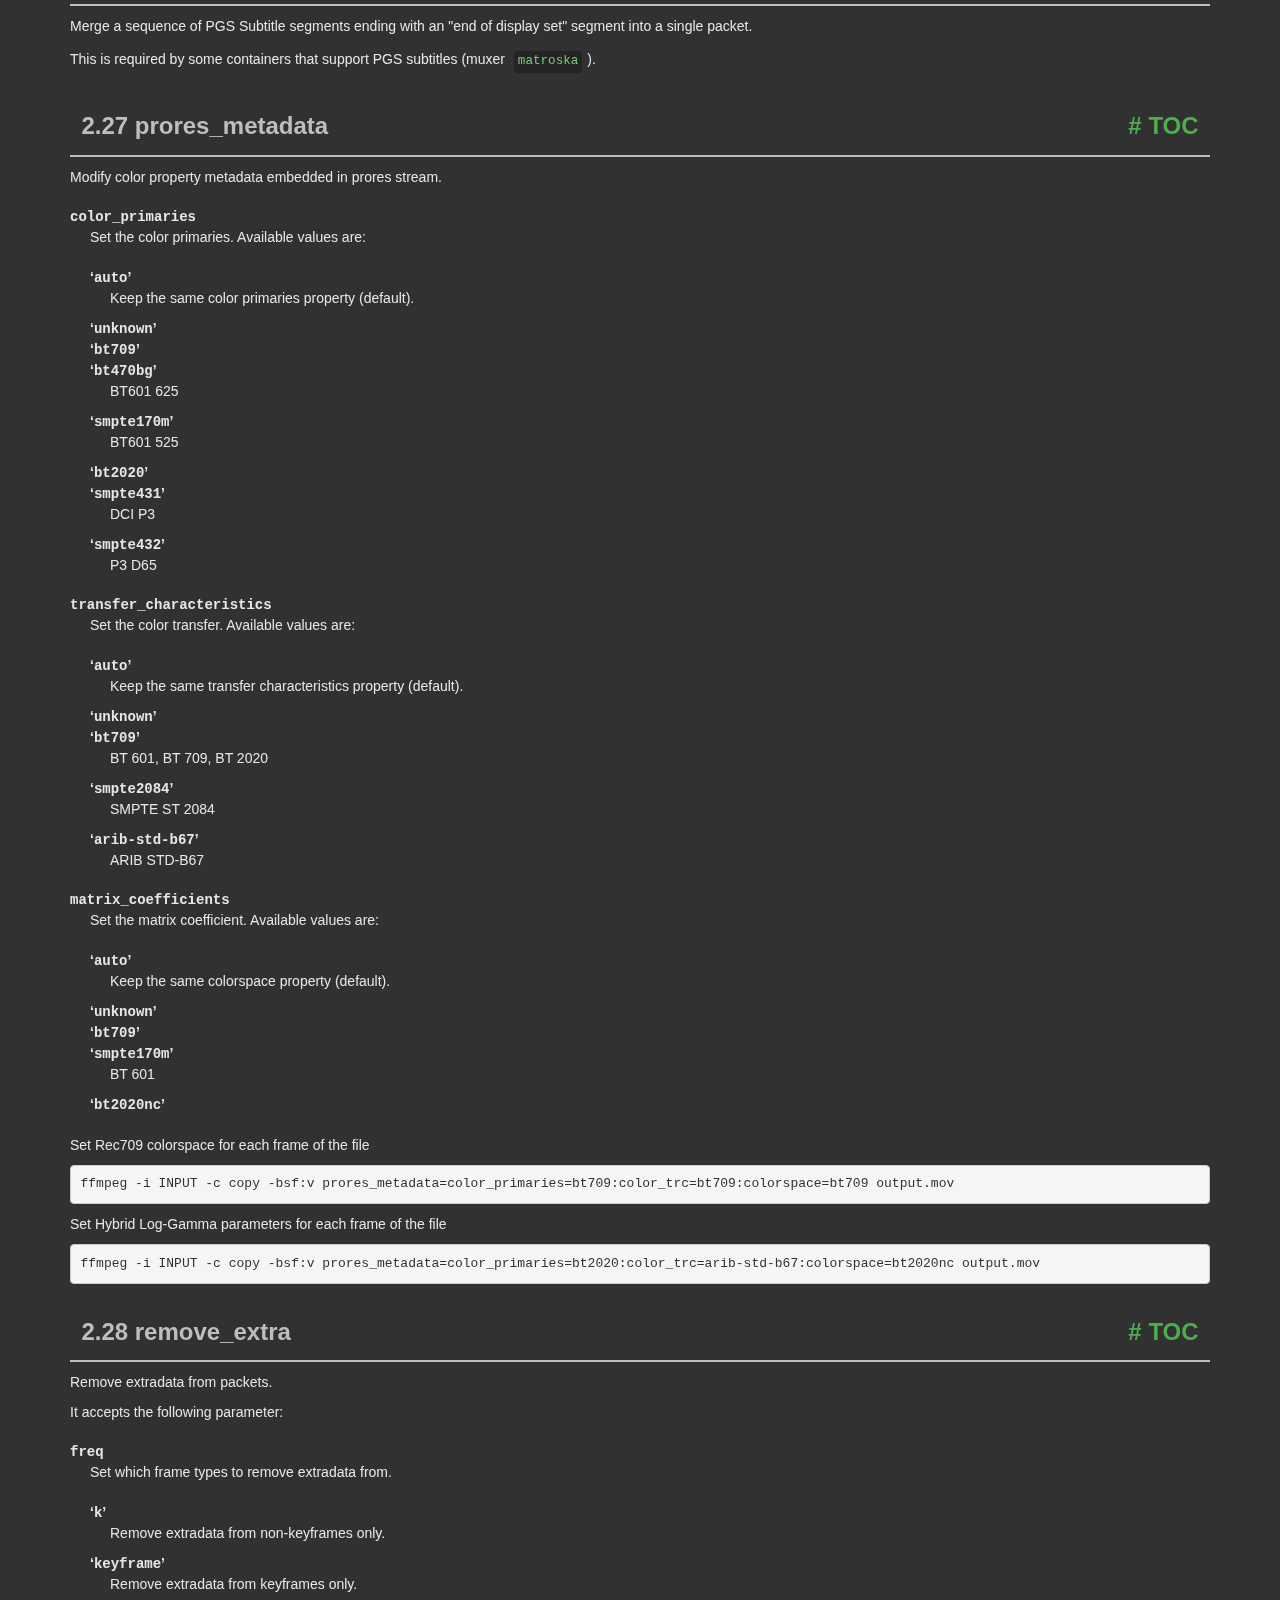
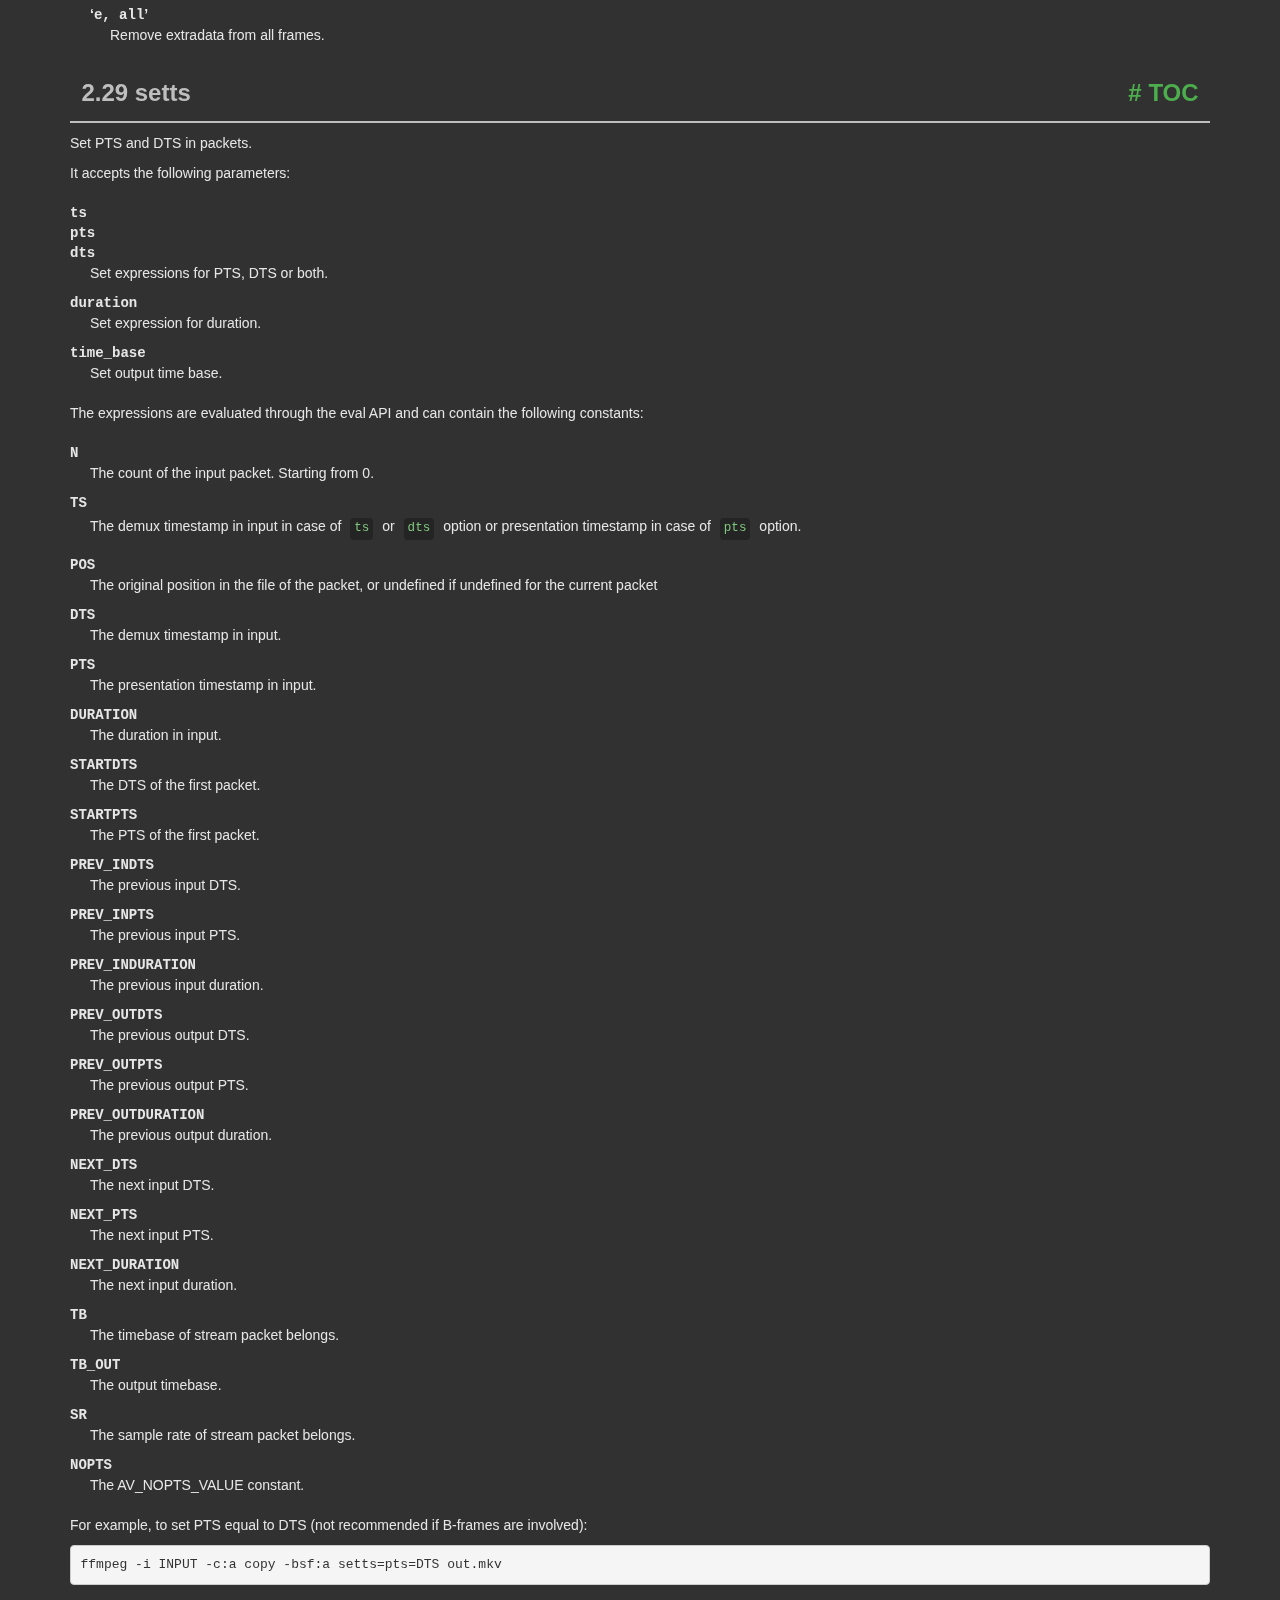
<file: comandos/musica/ffmpeg/doc/ffmpeg-bitstream-filters.html>
<!DOCTYPE html PUBLIC "-//W3C//DTD HTML 4.01 Transitional//EN" "http://www.w3.org/TR/html4/loose.dtd">
<html>
<!-- Created by GNU Texinfo 7.2, https://www.gnu.org/software/texinfo/ -->
  <head>
    <meta charset="utf-8">
    <title>
      FFmpeg Bitstream Filters Documentation
    </title>
    <meta name="viewport" content="width=device-width,initial-scale=1.0">
    <link rel="stylesheet" type="text/css" href="bootstrap.min.css">
    <link rel="stylesheet" type="text/css" href="style.min.css">
  </head>
  <body>
    <div class="container">
      <h1>
      FFmpeg Bitstream Filters Documentation
      </h1>


<a name="SEC_Top"></a>

<div class="region-contents" id="SEC_Contents">
<h2 class="contents-heading">Table of Contents</h2>

<div class="contents">

<ul class="toc-numbered-mark">
  <li><a id="toc-Description" href="#Description">1 Description</a></li>
  <li><a id="toc-Bitstream-Filters" href="#Bitstream-Filters">2 Bitstream Filters</a>
  <ul class="toc-numbered-mark">
    <li><a id="toc-aac_005fadtstoasc" href="#aac_005fadtstoasc">2.1 aac_adtstoasc</a></li>
    <li><a id="toc-av1_005fmetadata" href="#av1_005fmetadata">2.2 av1_metadata</a></li>
    <li><a id="toc-chomp" href="#chomp">2.3 chomp</a></li>
    <li><a id="toc-dca_005fcore" href="#dca_005fcore">2.4 dca_core</a></li>
    <li><a id="toc-dovi_005frpu" href="#dovi_005frpu">2.5 dovi_rpu</a></li>
    <li><a id="toc-dump_005fextra" href="#dump_005fextra">2.6 dump_extra</a></li>
    <li><a id="toc-dv_005ferror_005fmarker" href="#dv_005ferror_005fmarker">2.7 dv_error_marker</a></li>
    <li><a id="toc-eac3_005fcore" href="#eac3_005fcore">2.8 eac3_core</a></li>
    <li><a id="toc-extract_005fextradata" href="#extract_005fextradata">2.9 extract_extradata</a></li>
    <li><a id="toc-filter_005funits" href="#filter_005funits">2.10 filter_units</a></li>
    <li><a id="toc-hapqa_005fextract" href="#hapqa_005fextract">2.11 hapqa_extract</a></li>
    <li><a id="toc-h264_005fmetadata" href="#h264_005fmetadata">2.12 h264_metadata</a></li>
    <li><a id="toc-h264_005fmp4toannexb" href="#h264_005fmp4toannexb">2.13 h264_mp4toannexb</a></li>
    <li><a id="toc-h264_005fredundant_005fpps" href="#h264_005fredundant_005fpps">2.14 h264_redundant_pps</a></li>
    <li><a id="toc-hevc_005fmetadata" href="#hevc_005fmetadata">2.15 hevc_metadata</a></li>
    <li><a id="toc-hevc_005fmp4toannexb" href="#hevc_005fmp4toannexb">2.16 hevc_mp4toannexb</a></li>
    <li><a id="toc-imxdump" href="#imxdump">2.17 imxdump</a></li>
    <li><a id="toc-mjpeg2jpeg" href="#mjpeg2jpeg">2.18 mjpeg2jpeg</a></li>
    <li><a id="toc-mjpegadump" href="#mjpegadump">2.19 mjpegadump</a></li>
    <li><a id="toc-mov2textsub" href="#mov2textsub-1">2.20 mov2textsub</a></li>
    <li><a id="toc-mpeg2_005fmetadata" href="#mpeg2_005fmetadata">2.21 mpeg2_metadata</a></li>
    <li><a id="toc-mpeg4_005funpack_005fbframes" href="#mpeg4_005funpack_005fbframes">2.22 mpeg4_unpack_bframes</a></li>
    <li><a id="toc-noise" href="#noise">2.23 noise</a>
    <ul class="toc-numbered-mark">
      <li><a id="toc-Examples" href="#Examples">2.23.1 Examples</a></li>
    </ul></li>
    <li><a id="toc-null" href="#null">2.24 null</a></li>
    <li><a id="toc-pcm_005frechunk" href="#pcm_005frechunk">2.25 pcm_rechunk</a></li>
    <li><a id="toc-pgs_005fframe_005fmerge" href="#pgs_005fframe_005fmerge">2.26 pgs_frame_merge</a></li>
    <li><a id="toc-prores_005fmetadata" href="#prores_005fmetadata">2.27 prores_metadata</a></li>
    <li><a id="toc-remove_005fextra" href="#remove_005fextra">2.28 remove_extra</a></li>
    <li><a id="toc-setts" href="#setts">2.29 setts</a></li>
    <li><a id="toc-showinfo" href="#showinfo">2.30 showinfo</a></li>
    <li><a id="toc-text2movsub" href="#text2movsub-1">2.31 text2movsub</a></li>
    <li><a id="toc-trace_005fheaders" href="#trace_005fheaders">2.32 trace_headers</a></li>
    <li><a id="toc-truehd_005fcore" href="#truehd_005fcore">2.33 truehd_core</a></li>
    <li><a id="toc-vp9_005fmetadata" href="#vp9_005fmetadata">2.34 vp9_metadata</a></li>
    <li><a id="toc-vp9_005fsuperframe" href="#vp9_005fsuperframe">2.35 vp9_superframe</a></li>
    <li><a id="toc-vp9_005fsuperframe_005fsplit" href="#vp9_005fsuperframe_005fsplit">2.36 vp9_superframe_split</a></li>
    <li><a id="toc-vp9_005fraw_005freorder" href="#vp9_005fraw_005freorder">2.37 vp9_raw_reorder</a></li>
  </ul></li>
  <li><a id="toc-See-Also" href="#See-Also">3 See Also</a></li>
  <li><a id="toc-Authors" href="#Authors">4 Authors</a></li>
</ul>
</div>
</div>

<a name="Description"></a>
<h2 class="chapter">1 Description<span class="pull-right"><a class="anchor hidden-xs" href="#Description" aria-hidden="true">#</a> <a class="anchor hidden-xs"href="#toc-Description" aria-hidden="true">TOC</a></span></h2>

<p>This document describes the bitstream filters provided by the
libavcodec library.
</p>
<p>A bitstream filter operates on the encoded stream data, and performs
bitstream level modifications without performing decoding.
</p>

<a name="Bitstream-Filters"></a>
<h2 class="chapter">2 Bitstream Filters<span class="pull-right"><a class="anchor hidden-xs" href="#Bitstream-Filters" aria-hidden="true">#</a> <a class="anchor hidden-xs"href="#toc-Bitstream-Filters" aria-hidden="true">TOC</a></span></h2>

<p>When you configure your FFmpeg build, all the supported bitstream
filters are enabled by default. You can list all available ones using
the configure option <code class="code">--list-bsfs</code>.
</p>
<p>You can disable all the bitstream filters using the configure option
<code class="code">--disable-bsfs</code>, and selectively enable any bitstream filter using
the option <code class="code">--enable-bsf=BSF</code>, or you can disable a particular
bitstream filter using the option <code class="code">--disable-bsf=BSF</code>.
</p>
<p>The option <code class="code">-bsfs</code> of the ff* tools will display the list of
all the supported bitstream filters included in your build.
</p>
<p>The ff* tools have a -bsf option applied per stream, taking a
comma-separated list of filters, whose parameters follow the filter
name after a &rsquo;=&rsquo;.
</p>
<div class="example">
<pre class="example-preformatted">ffmpeg -i INPUT -c:v copy -bsf:v filter1[=opt1=str1:opt2=str2][,filter2] OUTPUT
</pre></div>

<p>Below is a description of the currently available bitstream filters,
with their parameters, if any.
</p>
<a name="aac_005fadtstoasc"></a>
<h3 class="section">2.1 aac_adtstoasc<span class="pull-right"><a class="anchor hidden-xs" href="#aac_005fadtstoasc" aria-hidden="true">#</a> <a class="anchor hidden-xs"href="#toc-aac_005fadtstoasc" aria-hidden="true">TOC</a></span></h3>

<p>Convert MPEG-2/4 AAC ADTS to an MPEG-4 Audio Specific Configuration
bitstream.
</p>
<p>This filter creates an MPEG-4 AudioSpecificConfig from an MPEG-2/4
ADTS header and removes the ADTS header.
</p>
<p>This filter is required for example when copying an AAC stream from a
raw ADTS AAC or an MPEG-TS container to MP4A-LATM, to an FLV file, or
to MOV/MP4 files and related formats such as 3GP or M4A. Please note
that it is auto-inserted for MP4A-LATM and MOV/MP4 and related formats.
</p>
<a name="av1_005fmetadata"></a>
<h3 class="section">2.2 av1_metadata<span class="pull-right"><a class="anchor hidden-xs" href="#av1_005fmetadata" aria-hidden="true">#</a> <a class="anchor hidden-xs"href="#toc-av1_005fmetadata" aria-hidden="true">TOC</a></span></h3>

<p>Modify metadata embedded in an AV1 stream.
</p>
<dl class="table">
<dt><samp class="option">td</samp></dt>
<dd><p>Insert or remove temporal delimiter OBUs in all temporal units of the
stream.
</p>
<dl class="table">
<dt>&lsquo;<samp class="samp">insert</samp>&rsquo;</dt>
<dd><p>Insert a TD at the beginning of every TU which does not already have one.
</p></dd>
<dt>&lsquo;<samp class="samp">remove</samp>&rsquo;</dt>
<dd><p>Remove the TD from the beginning of every TU which has one.
</p></dd>
</dl>

</dd>
<dt><samp class="option">color_primaries</samp></dt>
<dt><samp class="option">transfer_characteristics</samp></dt>
<dt><samp class="option">matrix_coefficients</samp></dt>
<dd><p>Set the color description fields in the stream (see AV1 section 6.4.2).
</p>
</dd>
<dt><samp class="option">color_range</samp></dt>
<dd><p>Set the color range in the stream (see AV1 section 6.4.2; note that
this cannot be set for streams using BT.709 primaries, sRGB transfer
characteristic and identity (RGB) matrix coefficients).
</p><dl class="table">
<dt>&lsquo;<samp class="samp">tv</samp>&rsquo;</dt>
<dd><p>Limited range.
</p></dd>
<dt>&lsquo;<samp class="samp">pc</samp>&rsquo;</dt>
<dd><p>Full range.
</p></dd>
</dl>

</dd>
<dt><samp class="option">chroma_sample_position</samp></dt>
<dd><p>Set the chroma sample location in the stream (see AV1 section 6.4.2).
This can only be set for 4:2:0 streams.
</p>
<dl class="table">
<dt>&lsquo;<samp class="samp">vertical</samp>&rsquo;</dt>
<dd><p>Left position (matching the default in MPEG-2 and H.264).
</p></dd>
<dt>&lsquo;<samp class="samp">colocated</samp>&rsquo;</dt>
<dd><p>Top-left position.
</p></dd>
</dl>

</dd>
<dt><samp class="option">tick_rate</samp></dt>
<dd><p>Set the tick rate (<em class="emph">time_scale / num_units_in_display_tick</em>) in
the timing info in the sequence header.
</p></dd>
<dt><samp class="option">num_ticks_per_picture</samp></dt>
<dd><p>Set the number of ticks in each picture, to indicate that the stream
has a fixed framerate.  Ignored if <samp class="option">tick_rate</samp> is not also set.
</p>
</dd>
<dt><samp class="option">delete_padding</samp></dt>
<dd><p>Deletes Padding OBUs.
</p>
</dd>
</dl>

<a name="chomp"></a>
<h3 class="section">2.3 chomp<span class="pull-right"><a class="anchor hidden-xs" href="#chomp" aria-hidden="true">#</a> <a class="anchor hidden-xs"href="#toc-chomp" aria-hidden="true">TOC</a></span></h3>

<p>Remove zero padding at the end of a packet.
</p>
<a name="dca_005fcore"></a>
<h3 class="section">2.4 dca_core<span class="pull-right"><a class="anchor hidden-xs" href="#dca_005fcore" aria-hidden="true">#</a> <a class="anchor hidden-xs"href="#toc-dca_005fcore" aria-hidden="true">TOC</a></span></h3>

<p>Extract the core from a DCA/DTS stream, dropping extensions such as
DTS-HD.
</p>
<a name="dovi_005frpu"></a>
<h3 class="section">2.5 dovi_rpu<span class="pull-right"><a class="anchor hidden-xs" href="#dovi_005frpu" aria-hidden="true">#</a> <a class="anchor hidden-xs"href="#toc-dovi_005frpu" aria-hidden="true">TOC</a></span></h3>

<p>Manipulate Dolby Vision metadata in a HEVC/AV1 bitstream, optionally enabling
metadata compression.
</p>
<dl class="table">
<dt><samp class="option">strip</samp></dt>
<dd><p>If enabled, strip all Dolby Vision metadata (configuration record + RPU data
blocks) from the stream.
</p></dd>
<dt><samp class="option">compression</samp></dt>
<dd><p>Which compression level to enable.
</p><dl class="table">
<dt>&lsquo;<samp class="samp">none</samp>&rsquo;</dt>
<dd><p>No metadata compression.
</p></dd>
<dt>&lsquo;<samp class="samp">limited</samp>&rsquo;</dt>
<dd><p>Limited metadata compression scheme. Should be compatible with most devices.
This is the default.
</p></dd>
<dt>&lsquo;<samp class="samp">extended</samp>&rsquo;</dt>
<dd><p>Extended metadata compression. Devices are not required to support this. Note
that this level currently behaves the same as &lsquo;<samp class="samp">limited</samp>&rsquo; in libavcodec.
</p></dd>
</dl>
</dd>
</dl>

<a name="dump_005fextra"></a>
<h3 class="section">2.6 dump_extra<span class="pull-right"><a class="anchor hidden-xs" href="#dump_005fextra" aria-hidden="true">#</a> <a class="anchor hidden-xs"href="#toc-dump_005fextra" aria-hidden="true">TOC</a></span></h3>

<p>Add extradata to the beginning of the filtered packets except when
said packets already exactly begin with the extradata that is intended
to be added.
</p>
<dl class="table">
<dt><samp class="option">freq</samp></dt>
<dd><p>The additional argument specifies which packets should be filtered.
It accepts the values:
</p><dl class="table">
<dt>&lsquo;<samp class="samp">k</samp>&rsquo;</dt>
<dt>&lsquo;<samp class="samp">keyframe</samp>&rsquo;</dt>
<dd><p>add extradata to all key packets
</p>
</dd>
<dt>&lsquo;<samp class="samp">e</samp>&rsquo;</dt>
<dt>&lsquo;<samp class="samp">all</samp>&rsquo;</dt>
<dd><p>add extradata to all packets
</p></dd>
</dl>
</dd>
</dl>

<p>If not specified it is assumed &lsquo;<samp class="samp">k</samp>&rsquo;.
</p>
<p>For example the following <code class="command">ffmpeg</code> command forces a global
header (thus disabling individual packet headers) in the H.264 packets
generated by the <code class="code">libx264</code> encoder, but corrects them by adding
the header stored in extradata to the key packets:
</p><div class="example">
<pre class="example-preformatted">ffmpeg -i INPUT -map 0 -flags:v +global_header -c:v libx264 -bsf:v dump_extra out.ts
</pre></div>

<a name="dv_005ferror_005fmarker"></a>
<h3 class="section">2.7 dv_error_marker<span class="pull-right"><a class="anchor hidden-xs" href="#dv_005ferror_005fmarker" aria-hidden="true">#</a> <a class="anchor hidden-xs"href="#toc-dv_005ferror_005fmarker" aria-hidden="true">TOC</a></span></h3>

<p>Blocks in DV which are marked as damaged are replaced by blocks of the specified color.
</p>
<dl class="table">
<dt><samp class="option">color</samp></dt>
<dd><p>The color to replace damaged blocks by
</p></dd>
<dt><samp class="option">sta</samp></dt>
<dd><p>A 16 bit mask which specifies which of the 16 possible error status values are
to be replaced by colored blocks. 0xFFFE is the default which replaces all non 0
error status values.
</p><dl class="table">
<dt>&lsquo;<samp class="samp">ok</samp>&rsquo;</dt>
<dd><p>No error, no concealment
</p></dd>
<dt>&lsquo;<samp class="samp">err</samp>&rsquo;</dt>
<dd><p>Error, No concealment
</p></dd>
<dt>&lsquo;<samp class="samp">res</samp>&rsquo;</dt>
<dd><p>Reserved
</p></dd>
<dt>&lsquo;<samp class="samp">notok</samp>&rsquo;</dt>
<dd><p>Error or concealment
</p></dd>
<dt>&lsquo;<samp class="samp">notres</samp>&rsquo;</dt>
<dd><p>Not reserved
</p></dd>
<dt>&lsquo;<samp class="samp">Aa, Ba, Ca, Ab, Bb, Cb, A, B, C, a, b, erri, erru</samp>&rsquo;</dt>
<dd><p>The specific error status code
</p></dd>
</dl>
<p>see page 44-46 or section 5.5 of
<a class="url" href="http://web.archive.org/web/20060927044735/http://www.smpte.org/smpte_store/standards/pdf/s314m.pdf">http://web.archive.org/web/20060927044735/http://www.smpte.org/smpte_store/standards/pdf/s314m.pdf</a>
</p>
</dd>
</dl>

<a name="eac3_005fcore"></a>
<h3 class="section">2.8 eac3_core<span class="pull-right"><a class="anchor hidden-xs" href="#eac3_005fcore" aria-hidden="true">#</a> <a class="anchor hidden-xs"href="#toc-eac3_005fcore" aria-hidden="true">TOC</a></span></h3>

<p>Extract the core from a E-AC-3 stream, dropping extra channels.
</p>
<a name="extract_005fextradata"></a>
<h3 class="section">2.9 extract_extradata<span class="pull-right"><a class="anchor hidden-xs" href="#extract_005fextradata" aria-hidden="true">#</a> <a class="anchor hidden-xs"href="#toc-extract_005fextradata" aria-hidden="true">TOC</a></span></h3>

<p>Extract the in-band extradata.
</p>
<p>Certain codecs allow the long-term headers (e.g. MPEG-2 sequence headers,
or H.264/HEVC (VPS/)SPS/PPS) to be transmitted either &quot;in-band&quot; (i.e. as a part
of the bitstream containing the coded frames) or &quot;out of band&quot; (e.g. on the
container level). This latter form is called &quot;extradata&quot; in FFmpeg terminology.
</p>
<p>This bitstream filter detects the in-band headers and makes them available as
extradata.
</p>
<dl class="table">
<dt><samp class="option">remove</samp></dt>
<dd><p>When this option is enabled, the long-term headers are removed from the
bitstream after extraction.
</p></dd>
</dl>

<a name="filter_005funits"></a>
<h3 class="section">2.10 filter_units<span class="pull-right"><a class="anchor hidden-xs" href="#filter_005funits" aria-hidden="true">#</a> <a class="anchor hidden-xs"href="#toc-filter_005funits" aria-hidden="true">TOC</a></span></h3>

<p>Remove units with types in or not in a given set from the stream.
</p>
<dl class="table">
<dt><samp class="option">pass_types</samp></dt>
<dd><p>List of unit types or ranges of unit types to pass through while removing
all others.  This is specified as a &rsquo;|&rsquo;-separated list of unit type values
or ranges of values with &rsquo;-&rsquo;.
</p>
</dd>
<dt><samp class="option">remove_types</samp></dt>
<dd><p>Identical to <samp class="option">pass_types</samp>, except the units in the given set
removed and all others passed through.
</p></dd>
</dl>

<p>The types used by pass_types and remove_types correspond to NAL unit types
(nal_unit_type) in H.264, HEVC and H.266 (see Table 7-1 in the H.264
and HEVC specifications or Table 5 in the H.266 specification), to
marker values for JPEG (without 0xFF prefix) and to start codes without
start code prefix (i.e. the byte following the 0x000001) for MPEG-2.
For VP8 and VP9, every unit has type zero.
</p>
<p>Extradata is unchanged by this transformation, but note that if the stream
contains inline parameter sets then the output may be unusable if they are
removed.
</p>
<p>For example, to remove all non-VCL NAL units from an H.264 stream:
</p><div class="example">
<pre class="example-preformatted">ffmpeg -i INPUT -c:v copy -bsf:v 'filter_units=pass_types=1-5' OUTPUT
</pre></div>

<p>To remove all AUDs, SEI and filler from an H.265 stream:
</p><div class="example">
<pre class="example-preformatted">ffmpeg -i INPUT -c:v copy -bsf:v 'filter_units=remove_types=35|38-40' OUTPUT
</pre></div>

<p>To remove all user data from a MPEG-2 stream, including Closed Captions:
</p><div class="example">
<pre class="example-preformatted">ffmpeg -i INPUT -c:v copy -bsf:v 'filter_units=remove_types=178' OUTPUT
</pre></div>

<p>To remove all SEI from a H264 stream, including Closed Captions:
</p><div class="example">
<pre class="example-preformatted">ffmpeg -i INPUT -c:v copy -bsf:v 'filter_units=remove_types=6' OUTPUT
</pre></div>

<p>To remove all prefix and suffix SEI from a HEVC stream, including Closed Captions and dynamic HDR:
</p><div class="example">
<pre class="example-preformatted">ffmpeg -i INPUT -c:v copy -bsf:v 'filter_units=remove_types=39|40' OUTPUT
</pre></div>

<a name="hapqa_005fextract"></a>
<h3 class="section">2.11 hapqa_extract<span class="pull-right"><a class="anchor hidden-xs" href="#hapqa_005fextract" aria-hidden="true">#</a> <a class="anchor hidden-xs"href="#toc-hapqa_005fextract" aria-hidden="true">TOC</a></span></h3>

<p>Extract Rgb or Alpha part of an HAPQA file, without recompression, in order to create an HAPQ or an HAPAlphaOnly file.
</p>
<dl class="table">
<dt><samp class="option">texture</samp></dt>
<dd><p>Specifies the texture to keep.
</p>
<dl class="table">
<dt><samp class="option">color</samp></dt>
<dt><samp class="option">alpha</samp></dt>
</dl>

</dd>
</dl>

<p>Convert HAPQA to HAPQ
</p><div class="example">
<pre class="example-preformatted">ffmpeg -i hapqa_inputfile.mov -c copy -bsf:v hapqa_extract=texture=color -tag:v HapY -metadata:s:v:0 encoder=&quot;HAPQ&quot; hapq_file.mov
</pre></div>

<p>Convert HAPQA to HAPAlphaOnly
</p><div class="example">
<pre class="example-preformatted">ffmpeg -i hapqa_inputfile.mov -c copy -bsf:v hapqa_extract=texture=alpha -tag:v HapA -metadata:s:v:0 encoder=&quot;HAPAlpha Only&quot; hapalphaonly_file.mov
</pre></div>

<a name="h264_005fmetadata"></a>
<h3 class="section">2.12 h264_metadata<span class="pull-right"><a class="anchor hidden-xs" href="#h264_005fmetadata" aria-hidden="true">#</a> <a class="anchor hidden-xs"href="#toc-h264_005fmetadata" aria-hidden="true">TOC</a></span></h3>

<p>Modify metadata embedded in an H.264 stream.
</p>
<dl class="table">
<dt><samp class="option">aud</samp></dt>
<dd><p>Insert or remove AUD NAL units in all access units of the stream.
</p>
<dl class="table">
<dt>&lsquo;<samp class="samp">pass</samp>&rsquo;</dt>
<dt>&lsquo;<samp class="samp">insert</samp>&rsquo;</dt>
<dt>&lsquo;<samp class="samp">remove</samp>&rsquo;</dt>
</dl>

<p>Default is pass.
</p>
</dd>
<dt><samp class="option">sample_aspect_ratio</samp></dt>
<dd><p>Set the sample aspect ratio of the stream in the VUI parameters.
See H.264 table E-1.
</p>
</dd>
<dt><samp class="option">overscan_appropriate_flag</samp></dt>
<dd><p>Set whether the stream is suitable for display using overscan
or not (see H.264 section E.2.1).
</p>
</dd>
<dt><samp class="option">video_format</samp></dt>
<dt><samp class="option">video_full_range_flag</samp></dt>
<dd><p>Set the video format in the stream (see H.264 section E.2.1 and
table E-2).
</p>
</dd>
<dt><samp class="option">colour_primaries</samp></dt>
<dt><samp class="option">transfer_characteristics</samp></dt>
<dt><samp class="option">matrix_coefficients</samp></dt>
<dd><p>Set the colour description in the stream (see H.264 section E.2.1
and tables E-3, E-4 and E-5).
</p>
</dd>
<dt><samp class="option">chroma_sample_loc_type</samp></dt>
<dd><p>Set the chroma sample location in the stream (see H.264 section
E.2.1 and figure E-1).
</p>
</dd>
<dt><samp class="option">tick_rate</samp></dt>
<dd><p>Set the tick rate (time_scale / num_units_in_tick) in the VUI
parameters.  This is the smallest time unit representable in the
stream, and in many cases represents the field rate of the stream
(double the frame rate).
</p></dd>
<dt><samp class="option">fixed_frame_rate_flag</samp></dt>
<dd><p>Set whether the stream has fixed framerate - typically this indicates
that the framerate is exactly half the tick rate, but the exact
meaning is dependent on interlacing and the picture structure (see
H.264 section E.2.1 and table E-6).
</p></dd>
<dt><samp class="option">zero_new_constraint_set_flags</samp></dt>
<dd><p>Zero constraint_set4_flag and constraint_set5_flag in the SPS. These
bits were reserved in a previous version of the H.264 spec, and thus
some hardware decoders require these to be zero. The result of zeroing
this is still a valid bitstream.
</p>
</dd>
<dt><samp class="option">crop_left</samp></dt>
<dt><samp class="option">crop_right</samp></dt>
<dt><samp class="option">crop_top</samp></dt>
<dt><samp class="option">crop_bottom</samp></dt>
<dd><p>Set the frame cropping offsets in the SPS.  These values will replace
the current ones if the stream is already cropped.
</p>
<p>These fields are set in pixels.  Note that some sizes may not be
representable if the chroma is subsampled or the stream is interlaced
(see H.264 section 7.4.2.1.1).
</p>
</dd>
<dt><samp class="option">sei_user_data</samp></dt>
<dd><p>Insert a string as SEI unregistered user data.  The argument must
be of the form <em class="emph">UUID+string</em>, where the UUID is as hex digits
possibly separated by hyphens, and the string can be anything.
</p>
<p>For example, &lsquo;<samp class="samp">086f3693-b7b3-4f2c-9653-21492feee5b8+hello</samp>&rsquo; will
insert the string &ldquo;hello&rdquo; associated with the given UUID.
</p>
</dd>
<dt><samp class="option">delete_filler</samp></dt>
<dd><p>Deletes both filler NAL units and filler SEI messages.
</p>
</dd>
<dt><samp class="option">display_orientation</samp></dt>
<dd><p>Insert, extract or remove Display orientation SEI messages.
See H.264 section D.1.27 and D.2.27 for syntax and semantics.
</p>
<dl class="table">
<dt>&lsquo;<samp class="samp">pass</samp>&rsquo;</dt>
<dt>&lsquo;<samp class="samp">insert</samp>&rsquo;</dt>
<dt>&lsquo;<samp class="samp">remove</samp>&rsquo;</dt>
<dt>&lsquo;<samp class="samp">extract</samp>&rsquo;</dt>
</dl>

<p>Default is pass.
</p>
<p>Insert mode works in conjunction with <code class="code">rotate</code> and <code class="code">flip</code> options.
Any pre-existing Display orientation messages will be removed in insert or remove mode.
Extract mode attaches the display matrix to the packet as side data.
</p>
</dd>
<dt><samp class="option">rotate</samp></dt>
<dd><p>Set rotation in display orientation SEI (anticlockwise angle in degrees).
Range is -360 to +360. Default is NaN.
</p>
</dd>
<dt><samp class="option">flip</samp></dt>
<dd><p>Set flip in display orientation SEI.
</p>
<dl class="table">
<dt>&lsquo;<samp class="samp">horizontal</samp>&rsquo;</dt>
<dt>&lsquo;<samp class="samp">vertical</samp>&rsquo;</dt>
</dl>

<p>Default is unset.
</p>
</dd>
<dt><samp class="option">level</samp></dt>
<dd><p>Set the level in the SPS.  Refer to H.264 section A.3 and tables A-1
to A-5.
</p>
<p>The argument must be the name of a level (for example, &lsquo;<samp class="samp">4.2</samp>&rsquo;), a
level_idc value (for example, &lsquo;<samp class="samp">42</samp>&rsquo;), or the special name &lsquo;<samp class="samp">auto</samp>&rsquo;
indicating that the filter should attempt to guess the level from the
input stream properties.
</p>
</dd>
</dl>

<a name="h264_005fmp4toannexb"></a>
<h3 class="section">2.13 h264_mp4toannexb<span class="pull-right"><a class="anchor hidden-xs" href="#h264_005fmp4toannexb" aria-hidden="true">#</a> <a class="anchor hidden-xs"href="#toc-h264_005fmp4toannexb" aria-hidden="true">TOC</a></span></h3>

<p>Convert an H.264 bitstream from length prefixed mode to start code
prefixed mode (as defined in the Annex B of the ITU-T H.264
specification).
</p>
<p>This is required by some streaming formats, typically the MPEG-2
transport stream format (muxer <code class="code">mpegts</code>).
</p>
<p>For example to remux an MP4 file containing an H.264 stream to mpegts
format with <code class="command">ffmpeg</code>, you can use the command:
</p>
<div class="example">
<pre class="example-preformatted">ffmpeg -i INPUT.mp4 -codec copy -bsf:v h264_mp4toannexb OUTPUT.ts
</pre></div>

<p>Please note that this filter is auto-inserted for MPEG-TS (muxer
<code class="code">mpegts</code>) and raw H.264 (muxer <code class="code">h264</code>) output formats.
</p>
<a name="h264_005fredundant_005fpps"></a>
<h3 class="section">2.14 h264_redundant_pps<span class="pull-right"><a class="anchor hidden-xs" href="#h264_005fredundant_005fpps" aria-hidden="true">#</a> <a class="anchor hidden-xs"href="#toc-h264_005fredundant_005fpps" aria-hidden="true">TOC</a></span></h3>

<p>This applies a specific fixup to some Blu-ray BDMV H264 streams
which contain redundant PPSs. The PPSs modify irrelevant parameters
of the stream, confusing other transformations which require
the correct extradata.
</p>
<p>The encoder used on these impacted streams adds extra PPSs throughout
the stream, varying the initial QP and whether weighted prediction
was enabled. This causes issues after copying the stream into
a global header container, as the starting PPS is not suitable
for the rest of the stream. One side effect, for example,
is seeking will return garbled output until a new PPS appears.
</p>
<p>This BSF removes the extra PPSs and rewrites the slice headers
such that the stream uses a single leading PPS in the global header,
which resolves the issue.
</p>
<a name="hevc_005fmetadata"></a>
<h3 class="section">2.15 hevc_metadata<span class="pull-right"><a class="anchor hidden-xs" href="#hevc_005fmetadata" aria-hidden="true">#</a> <a class="anchor hidden-xs"href="#toc-hevc_005fmetadata" aria-hidden="true">TOC</a></span></h3>

<p>Modify metadata embedded in an HEVC stream.
</p>
<dl class="table">
<dt><samp class="option">aud</samp></dt>
<dd><p>Insert or remove AUD NAL units in all access units of the stream.
</p>
<dl class="table">
<dt>&lsquo;<samp class="samp">insert</samp>&rsquo;</dt>
<dt>&lsquo;<samp class="samp">remove</samp>&rsquo;</dt>
</dl>

</dd>
<dt><samp class="option">sample_aspect_ratio</samp></dt>
<dd><p>Set the sample aspect ratio in the stream in the VUI parameters.
</p>
</dd>
<dt><samp class="option">video_format</samp></dt>
<dt><samp class="option">video_full_range_flag</samp></dt>
<dd><p>Set the video format in the stream (see H.265 section E.3.1 and
table E.2).
</p>
</dd>
<dt><samp class="option">colour_primaries</samp></dt>
<dt><samp class="option">transfer_characteristics</samp></dt>
<dt><samp class="option">matrix_coefficients</samp></dt>
<dd><p>Set the colour description in the stream (see H.265 section E.3.1
and tables E.3, E.4 and E.5).
</p>
</dd>
<dt><samp class="option">chroma_sample_loc_type</samp></dt>
<dd><p>Set the chroma sample location in the stream (see H.265 section
E.3.1 and figure E.1).
</p>
</dd>
<dt><samp class="option">tick_rate</samp></dt>
<dd><p>Set the tick rate in the VPS and VUI parameters (time_scale /
num_units_in_tick). Combined with <samp class="option">num_ticks_poc_diff_one</samp>, this can
set a constant framerate in the stream.  Note that it is likely to be
overridden by container parameters when the stream is in a container.
</p>
</dd>
<dt><samp class="option">num_ticks_poc_diff_one</samp></dt>
<dd><p>Set poc_proportional_to_timing_flag in VPS and VUI and use this value
to set num_ticks_poc_diff_one_minus1 (see H.265 sections 7.4.3.1 and
E.3.1).  Ignored if <samp class="option">tick_rate</samp> is not also set.
</p>
</dd>
<dt><samp class="option">crop_left</samp></dt>
<dt><samp class="option">crop_right</samp></dt>
<dt><samp class="option">crop_top</samp></dt>
<dt><samp class="option">crop_bottom</samp></dt>
<dd><p>Set the conformance window cropping offsets in the SPS.  These values
will replace the current ones if the stream is already cropped.
</p>
<p>These fields are set in pixels.  Note that some sizes may not be
representable if the chroma is subsampled (H.265 section 7.4.3.2.1).
</p>
</dd>
<dt><samp class="option">width</samp></dt>
<dt><samp class="option">height</samp></dt>
<dd><p>Set width and height after crop.
</p>
</dd>
<dt><samp class="option">level</samp></dt>
<dd><p>Set the level in the VPS and SPS.  See H.265 section A.4 and tables
A.6 and A.7.
</p>
<p>The argument must be the name of a level (for example, &lsquo;<samp class="samp">5.1</samp>&rsquo;), a
<em class="emph">general_level_idc</em> value (for example, &lsquo;<samp class="samp">153</samp>&rsquo; for level 5.1),
or the special name &lsquo;<samp class="samp">auto</samp>&rsquo; indicating that the filter should
attempt to guess the level from the input stream properties.
</p>
</dd>
</dl>

<a name="hevc_005fmp4toannexb"></a>
<h3 class="section">2.16 hevc_mp4toannexb<span class="pull-right"><a class="anchor hidden-xs" href="#hevc_005fmp4toannexb" aria-hidden="true">#</a> <a class="anchor hidden-xs"href="#toc-hevc_005fmp4toannexb" aria-hidden="true">TOC</a></span></h3>

<p>Convert an HEVC/H.265 bitstream from length prefixed mode to start code
prefixed mode (as defined in the Annex B of the ITU-T H.265
specification).
</p>
<p>This is required by some streaming formats, typically the MPEG-2
transport stream format (muxer <code class="code">mpegts</code>).
</p>
<p>For example to remux an MP4 file containing an HEVC stream to mpegts
format with <code class="command">ffmpeg</code>, you can use the command:
</p>
<div class="example">
<pre class="example-preformatted">ffmpeg -i INPUT.mp4 -codec copy -bsf:v hevc_mp4toannexb OUTPUT.ts
</pre></div>

<p>Please note that this filter is auto-inserted for MPEG-TS (muxer
<code class="code">mpegts</code>) and raw HEVC/H.265 (muxer <code class="code">h265</code> or
<code class="code">hevc</code>) output formats.
</p>
<a name="imxdump"></a>
<h3 class="section">2.17 imxdump<span class="pull-right"><a class="anchor hidden-xs" href="#imxdump" aria-hidden="true">#</a> <a class="anchor hidden-xs"href="#toc-imxdump" aria-hidden="true">TOC</a></span></h3>

<p>Modifies the bitstream to fit in MOV and to be usable by the Final Cut
Pro decoder. This filter only applies to the mpeg2video codec, and is
likely not needed for Final Cut Pro 7 and newer with the appropriate
<samp class="option">-tag:v</samp>.
</p>
<p>For example, to remux 30 MB/sec NTSC IMX to MOV:
</p>
<div class="example">
<pre class="example-preformatted">ffmpeg -i input.mxf -c copy -bsf:v imxdump -tag:v mx3n output.mov
</pre></div>

<a name="mjpeg2jpeg"></a>
<h3 class="section">2.18 mjpeg2jpeg<span class="pull-right"><a class="anchor hidden-xs" href="#mjpeg2jpeg" aria-hidden="true">#</a> <a class="anchor hidden-xs"href="#toc-mjpeg2jpeg" aria-hidden="true">TOC</a></span></h3>

<p>Convert MJPEG/AVI1 packets to full JPEG/JFIF packets.
</p>
<p>MJPEG is a video codec wherein each video frame is essentially a
JPEG image. The individual frames can be extracted without loss,
e.g. by
</p>
<div class="example">
<pre class="example-preformatted">ffmpeg -i ../some_mjpeg.avi -c:v copy frames_%d.jpg
</pre></div>

<p>Unfortunately, these chunks are incomplete JPEG images, because
they lack the DHT segment required for decoding. Quoting from
<a class="url" href="http://www.digitalpreservation.gov/formats/fdd/fdd000063.shtml">http://www.digitalpreservation.gov/formats/fdd/fdd000063.shtml</a>:
</p>
<p>Avery Lee, writing in the rec.video.desktop newsgroup in 2001,
commented that &quot;MJPEG, or at least the MJPEG in AVIs having the
MJPG fourcc, is restricted JPEG with a fixed &ndash; and *omitted* &ndash;
Huffman table. The JPEG must be YCbCr colorspace, it must be 4:2:2,
and it must use basic Huffman encoding, not arithmetic or
progressive. . . . You can indeed extract the MJPEG frames and
decode them with a regular JPEG decoder, but you have to prepend
the DHT segment to them, or else the decoder won&rsquo;t have any idea
how to decompress the data. The exact table necessary is given in
the OpenDML spec.&quot;
</p>
<p>This bitstream filter patches the header of frames extracted from an MJPEG
stream (carrying the AVI1 header ID and lacking a DHT segment) to
produce fully qualified JPEG images.
</p>
<div class="example">
<pre class="example-preformatted">ffmpeg -i mjpeg-movie.avi -c:v copy -bsf:v mjpeg2jpeg frame_%d.jpg
exiftran -i -9 frame*.jpg
ffmpeg -i frame_%d.jpg -c:v copy rotated.avi
</pre></div>

<a name="mjpegadump"></a>
<h3 class="section">2.19 mjpegadump<span class="pull-right"><a class="anchor hidden-xs" href="#mjpegadump" aria-hidden="true">#</a> <a class="anchor hidden-xs"href="#toc-mjpegadump" aria-hidden="true">TOC</a></span></h3>

<p>Add an MJPEG A header to the bitstream, to enable decoding by
Quicktime.
</p>
<a class="anchor" id="mov2textsub"></a><a name="mov2textsub-1"></a>
<h3 class="section">2.20 mov2textsub<span class="pull-right"><a class="anchor hidden-xs" href="#mov2textsub" aria-hidden="true">#</a> <a class="anchor hidden-xs"href="#toc-mov2textsub" aria-hidden="true">TOC</a></span></h3>

<p>Extract a representable text file from MOV subtitles, stripping the
metadata header from each subtitle packet.
</p>
<p>See also the <a class="ref" href="#text2movsub">text2movsub</a> filter.
</p>
<a name="mpeg2_005fmetadata"></a>
<h3 class="section">2.21 mpeg2_metadata<span class="pull-right"><a class="anchor hidden-xs" href="#mpeg2_005fmetadata" aria-hidden="true">#</a> <a class="anchor hidden-xs"href="#toc-mpeg2_005fmetadata" aria-hidden="true">TOC</a></span></h3>

<p>Modify metadata embedded in an MPEG-2 stream.
</p>
<dl class="table">
<dt><samp class="option">display_aspect_ratio</samp></dt>
<dd><p>Set the display aspect ratio in the stream.
</p>
<p>The following fixed values are supported:
</p><dl class="table">
<dt><samp class="option">4/3</samp></dt>
<dt><samp class="option">16/9</samp></dt>
<dt><samp class="option">221/100</samp></dt>
</dl>
<p>Any other value will result in square pixels being signalled instead
(see H.262 section 6.3.3 and table 6-3).
</p>
</dd>
<dt><samp class="option">frame_rate</samp></dt>
<dd><p>Set the frame rate in the stream.  This is constructed from a table
of known values combined with a small multiplier and divisor - if
the supplied value is not exactly representable, the nearest
representable value will be used instead (see H.262 section 6.3.3
and table 6-4).
</p>
</dd>
<dt><samp class="option">video_format</samp></dt>
<dd><p>Set the video format in the stream (see H.262 section 6.3.6 and
table 6-6).
</p>
</dd>
<dt><samp class="option">colour_primaries</samp></dt>
<dt><samp class="option">transfer_characteristics</samp></dt>
<dt><samp class="option">matrix_coefficients</samp></dt>
<dd><p>Set the colour description in the stream (see H.262 section 6.3.6
and tables 6-7, 6-8 and 6-9).
</p>
</dd>
</dl>

<a name="mpeg4_005funpack_005fbframes"></a>
<h3 class="section">2.22 mpeg4_unpack_bframes<span class="pull-right"><a class="anchor hidden-xs" href="#mpeg4_005funpack_005fbframes" aria-hidden="true">#</a> <a class="anchor hidden-xs"href="#toc-mpeg4_005funpack_005fbframes" aria-hidden="true">TOC</a></span></h3>

<p>Unpack DivX-style packed B-frames.
</p>
<p>DivX-style packed B-frames are not valid MPEG-4 and were only a
workaround for the broken Video for Windows subsystem.
They use more space, can cause minor AV sync issues, require more
CPU power to decode (unless the player has some decoded picture queue
to compensate the 2,0,2,0 frame per packet style) and cause
trouble if copied into a standard container like mp4 or mpeg-ps/ts,
because MPEG-4 decoders may not be able to decode them, since they are
not valid MPEG-4.
</p>
<p>For example to fix an AVI file containing an MPEG-4 stream with
DivX-style packed B-frames using <code class="command">ffmpeg</code>, you can use the command:
</p>
<div class="example">
<pre class="example-preformatted">ffmpeg -i INPUT.avi -codec copy -bsf:v mpeg4_unpack_bframes OUTPUT.avi
</pre></div>

<a name="noise"></a>
<h3 class="section">2.23 noise<span class="pull-right"><a class="anchor hidden-xs" href="#noise" aria-hidden="true">#</a> <a class="anchor hidden-xs"href="#toc-noise" aria-hidden="true">TOC</a></span></h3>

<p>Damages the contents of packets or simply drops them without damaging the
container. Can be used for fuzzing or testing error resilience/concealment.
</p>
<p>Parameters:
</p><dl class="table">
<dt><samp class="option">amount</samp></dt>
<dd><p>Accepts an expression whose evaluation per-packet determines how often bytes in that
packet will be modified. A value below 0 will result in a variable frequency.
Default is 0 which results in no modification. However, if neither amount nor drop is specified,
amount will be set to <var class="var">-1</var>. See below for accepted variables.
</p></dd>
<dt><samp class="option">drop</samp></dt>
<dd><p>Accepts an expression evaluated per-packet whose value determines whether that packet is dropped.
Evaluation to a positive value results in the packet being dropped. Evaluation to a negative
value results in a variable chance of it being dropped, roughly inverse in proportion to the magnitude
of the value. Default is 0 which results in no drops. See below for accepted variables.
</p></dd>
<dt><samp class="option">dropamount</samp></dt>
<dd><p>Accepts a non-negative integer, which assigns a variable chance of it being dropped, roughly inverse
in proportion to the value. Default is 0 which results in no drops. This option is kept for backwards
compatibility and is equivalent to setting drop to a negative value with the same magnitude
i.e. <code class="code">dropamount=4</code> is the same as <code class="code">drop=-4</code>. Ignored if drop is also specified.
</p></dd>
</dl>

<p>Both <code class="code">amount</code> and <code class="code">drop</code> accept expressions containing the following variables:
</p>
<dl class="table">
<dt>&lsquo;<samp class="samp">n</samp>&rsquo;</dt>
<dd><p>The index of the packet, starting from zero.
</p></dd>
<dt>&lsquo;<samp class="samp">tb</samp>&rsquo;</dt>
<dd><p>The timebase for packet timestamps.
</p></dd>
<dt>&lsquo;<samp class="samp">pts</samp>&rsquo;</dt>
<dd><p>Packet presentation timestamp.
</p></dd>
<dt>&lsquo;<samp class="samp">dts</samp>&rsquo;</dt>
<dd><p>Packet decoding timestamp.
</p></dd>
<dt>&lsquo;<samp class="samp">nopts</samp>&rsquo;</dt>
<dd><p>Constant representing AV_NOPTS_VALUE.
</p></dd>
<dt>&lsquo;<samp class="samp">startpts</samp>&rsquo;</dt>
<dd><p>First non-AV_NOPTS_VALUE PTS seen in the stream.
</p></dd>
<dt>&lsquo;<samp class="samp">startdts</samp>&rsquo;</dt>
<dd><p>First non-AV_NOPTS_VALUE DTS seen in the stream.
</p></dd>
<dt>&lsquo;<samp class="samp">duration</samp>&rsquo;</dt>
<dt>&lsquo;<samp class="samp">d</samp>&rsquo;</dt>
<dd><p>Packet duration, in timebase units.
</p></dd>
<dt>&lsquo;<samp class="samp">pos</samp>&rsquo;</dt>
<dd><p>Packet position in input; may be -1 when unknown or not set.
</p></dd>
<dt>&lsquo;<samp class="samp">size</samp>&rsquo;</dt>
<dd><p>Packet size, in bytes.
</p></dd>
<dt>&lsquo;<samp class="samp">key</samp>&rsquo;</dt>
<dd><p>Whether packet is marked as a keyframe.
</p></dd>
<dt>&lsquo;<samp class="samp">state</samp>&rsquo;</dt>
<dd><p>A pseudo random integer, primarily derived from the content of packet payload.
</p></dd>
</dl>

<a name="Examples"></a>
<h4 class="subsection">2.23.1 Examples<span class="pull-right"><a class="anchor hidden-xs" href="#Examples" aria-hidden="true">#</a> <a class="anchor hidden-xs"href="#toc-Examples" aria-hidden="true">TOC</a></span></h4>
<p>Apply modification to every byte but don&rsquo;t drop any packets.
</p><div class="example">
<pre class="example-preformatted">ffmpeg -i INPUT -c copy -bsf noise=1 output.mkv
</pre></div>

<p>Drop every video packet not marked as a keyframe after timestamp 30s but do not
modify any of the remaining packets.
</p><div class="example">
<pre class="example-preformatted">ffmpeg -i INPUT -c copy -bsf:v noise=drop='gt(t\,30)*not(key)' output.mkv
</pre></div>

<p>Drop one second of audio every 10 seconds and add some random noise to the rest.
</p><div class="example">
<pre class="example-preformatted">ffmpeg -i INPUT -c copy -bsf:a noise=amount=-1:drop='between(mod(t\,10)\,9\,10)' output.mkv
</pre></div>

<a name="null"></a>
<h3 class="section">2.24 null<span class="pull-right"><a class="anchor hidden-xs" href="#null" aria-hidden="true">#</a> <a class="anchor hidden-xs"href="#toc-null" aria-hidden="true">TOC</a></span></h3>
<p>This bitstream filter passes the packets through unchanged.
</p>
<a name="pcm_005frechunk"></a>
<h3 class="section">2.25 pcm_rechunk<span class="pull-right"><a class="anchor hidden-xs" href="#pcm_005frechunk" aria-hidden="true">#</a> <a class="anchor hidden-xs"href="#toc-pcm_005frechunk" aria-hidden="true">TOC</a></span></h3>

<p>Repacketize PCM audio to a fixed number of samples per packet or a fixed packet
rate per second. This is similar to the <a data-manual="ffmpeg-filters" href="./ffmpeg-filters.html#asetnsamples">asetnsamples audio
filter</a> but works on audio packets instead of audio frames.
</p>
<dl class="table">
<dt><samp class="option">nb_out_samples, n</samp></dt>
<dd><p>Set the number of samples per each output audio packet. The number is intended
as the number of samples <em class="emph">per each channel</em>. Default value is 1024.
</p>
</dd>
<dt><samp class="option">pad, p</samp></dt>
<dd><p>If set to 1, the filter will pad the last audio packet with silence, so that it
will contain the same number of samples (or roughly the same number of samples,
see <samp class="option">frame_rate</samp>) as the previous ones. Default value is 1.
</p>
</dd>
<dt><samp class="option">frame_rate, r</samp></dt>
<dd><p>This option makes the filter output a fixed number of packets per second instead
of a fixed number of samples per packet. If the audio sample rate is not
divisible by the frame rate then the number of samples will not be constant but
will vary slightly so that each packet will start as close to the frame
boundary as possible. Using this option has precedence over <samp class="option">nb_out_samples</samp>.
</p></dd>
</dl>

<p>You can generate the well known 1602-1601-1602-1601-1602 pattern of 48kHz audio
for NTSC frame rate using the <samp class="option">frame_rate</samp> option.
</p><div class="example">
<pre class="example-preformatted">ffmpeg -f lavfi -i sine=r=48000:d=1 -c pcm_s16le -bsf pcm_rechunk=r=30000/1001 -f framecrc -
</pre></div>

<a name="pgs_005fframe_005fmerge"></a>
<h3 class="section">2.26 pgs_frame_merge<span class="pull-right"><a class="anchor hidden-xs" href="#pgs_005fframe_005fmerge" aria-hidden="true">#</a> <a class="anchor hidden-xs"href="#toc-pgs_005fframe_005fmerge" aria-hidden="true">TOC</a></span></h3>

<p>Merge a sequence of PGS Subtitle segments ending with an &quot;end of display set&quot;
segment into a single packet.
</p>
<p>This is required by some containers that support PGS subtitles
(muxer <code class="code">matroska</code>).
</p>
<a name="prores_005fmetadata"></a>
<h3 class="section">2.27 prores_metadata<span class="pull-right"><a class="anchor hidden-xs" href="#prores_005fmetadata" aria-hidden="true">#</a> <a class="anchor hidden-xs"href="#toc-prores_005fmetadata" aria-hidden="true">TOC</a></span></h3>

<p>Modify color property metadata embedded in prores stream.
</p>
<dl class="table">
<dt><samp class="option">color_primaries</samp></dt>
<dd><p>Set the color primaries.
Available values are:
</p>
<dl class="table">
<dt>&lsquo;<samp class="samp">auto</samp>&rsquo;</dt>
<dd><p>Keep the same color primaries property (default).
</p>
</dd>
<dt>&lsquo;<samp class="samp">unknown</samp>&rsquo;</dt>
<dt>&lsquo;<samp class="samp">bt709</samp>&rsquo;</dt>
<dt>&lsquo;<samp class="samp">bt470bg</samp>&rsquo;</dt>
<dd><p>BT601 625
</p>
</dd>
<dt>&lsquo;<samp class="samp">smpte170m</samp>&rsquo;</dt>
<dd><p>BT601 525
</p>
</dd>
<dt>&lsquo;<samp class="samp">bt2020</samp>&rsquo;</dt>
<dt>&lsquo;<samp class="samp">smpte431</samp>&rsquo;</dt>
<dd><p>DCI P3
</p>
</dd>
<dt>&lsquo;<samp class="samp">smpte432</samp>&rsquo;</dt>
<dd><p>P3 D65
</p>
</dd>
</dl>

</dd>
<dt><samp class="option">transfer_characteristics</samp></dt>
<dd><p>Set the color transfer.
Available values are:
</p>
<dl class="table">
<dt>&lsquo;<samp class="samp">auto</samp>&rsquo;</dt>
<dd><p>Keep the same transfer characteristics property (default).
</p>
</dd>
<dt>&lsquo;<samp class="samp">unknown</samp>&rsquo;</dt>
<dt>&lsquo;<samp class="samp">bt709</samp>&rsquo;</dt>
<dd><p>BT 601, BT 709, BT 2020
</p></dd>
<dt>&lsquo;<samp class="samp">smpte2084</samp>&rsquo;</dt>
<dd><p>SMPTE ST 2084
</p></dd>
<dt>&lsquo;<samp class="samp">arib-std-b67</samp>&rsquo;</dt>
<dd><p>ARIB STD-B67
</p></dd>
</dl>


</dd>
<dt><samp class="option">matrix_coefficients</samp></dt>
<dd><p>Set the matrix coefficient.
Available values are:
</p>
<dl class="table">
<dt>&lsquo;<samp class="samp">auto</samp>&rsquo;</dt>
<dd><p>Keep the same colorspace property (default).
</p>
</dd>
<dt>&lsquo;<samp class="samp">unknown</samp>&rsquo;</dt>
<dt>&lsquo;<samp class="samp">bt709</samp>&rsquo;</dt>
<dt>&lsquo;<samp class="samp">smpte170m</samp>&rsquo;</dt>
<dd><p>BT 601
</p>
</dd>
<dt>&lsquo;<samp class="samp">bt2020nc</samp>&rsquo;</dt>
</dl>
</dd>
</dl>

<p>Set Rec709 colorspace for each frame of the file
</p><div class="example">
<pre class="example-preformatted">ffmpeg -i INPUT -c copy -bsf:v prores_metadata=color_primaries=bt709:color_trc=bt709:colorspace=bt709 output.mov
</pre></div>

<p>Set Hybrid Log-Gamma parameters for each frame of the file
</p><div class="example">
<pre class="example-preformatted">ffmpeg -i INPUT -c copy -bsf:v prores_metadata=color_primaries=bt2020:color_trc=arib-std-b67:colorspace=bt2020nc output.mov
</pre></div>

<a name="remove_005fextra"></a>
<h3 class="section">2.28 remove_extra<span class="pull-right"><a class="anchor hidden-xs" href="#remove_005fextra" aria-hidden="true">#</a> <a class="anchor hidden-xs"href="#toc-remove_005fextra" aria-hidden="true">TOC</a></span></h3>

<p>Remove extradata from packets.
</p>
<p>It accepts the following parameter:
</p><dl class="table">
<dt><samp class="option">freq</samp></dt>
<dd><p>Set which frame types to remove extradata from.
</p>
<dl class="table">
<dt>&lsquo;<samp class="samp">k</samp>&rsquo;</dt>
<dd><p>Remove extradata from non-keyframes only.
</p>
</dd>
<dt>&lsquo;<samp class="samp">keyframe</samp>&rsquo;</dt>
<dd><p>Remove extradata from keyframes only.
</p>
</dd>
<dt>&lsquo;<samp class="samp">e, all</samp>&rsquo;</dt>
<dd><p>Remove extradata from all frames.
</p>
</dd>
</dl>
</dd>
</dl>

<a name="setts"></a>
<h3 class="section">2.29 setts<span class="pull-right"><a class="anchor hidden-xs" href="#setts" aria-hidden="true">#</a> <a class="anchor hidden-xs"href="#toc-setts" aria-hidden="true">TOC</a></span></h3>
<p>Set PTS and DTS in packets.
</p>
<p>It accepts the following parameters:
</p><dl class="table">
<dt><samp class="option">ts</samp></dt>
<dt><samp class="option">pts</samp></dt>
<dt><samp class="option">dts</samp></dt>
<dd><p>Set expressions for PTS, DTS or both.
</p></dd>
<dt><samp class="option">duration</samp></dt>
<dd><p>Set expression for duration.
</p></dd>
<dt><samp class="option">time_base</samp></dt>
<dd><p>Set output time base.
</p></dd>
</dl>

<p>The expressions are evaluated through the eval API and can contain the following
constants:
</p>
<dl class="table">
<dt><samp class="option">N</samp></dt>
<dd><p>The count of the input packet. Starting from 0.
</p>
</dd>
<dt><samp class="option">TS</samp></dt>
<dd><p>The demux timestamp in input in case of <code class="code">ts</code> or <code class="code">dts</code> option or presentation
timestamp in case of <code class="code">pts</code> option.
</p>
</dd>
<dt><samp class="option">POS</samp></dt>
<dd><p>The original position in the file of the packet, or undefined if undefined
for the current packet
</p>
</dd>
<dt><samp class="option">DTS</samp></dt>
<dd><p>The demux timestamp in input.
</p>
</dd>
<dt><samp class="option">PTS</samp></dt>
<dd><p>The presentation timestamp in input.
</p>
</dd>
<dt><samp class="option">DURATION</samp></dt>
<dd><p>The duration in input.
</p>
</dd>
<dt><samp class="option">STARTDTS</samp></dt>
<dd><p>The DTS of the first packet.
</p>
</dd>
<dt><samp class="option">STARTPTS</samp></dt>
<dd><p>The PTS of the first packet.
</p>
</dd>
<dt><samp class="option">PREV_INDTS</samp></dt>
<dd><p>The previous input DTS.
</p>
</dd>
<dt><samp class="option">PREV_INPTS</samp></dt>
<dd><p>The previous input PTS.
</p>
</dd>
<dt><samp class="option">PREV_INDURATION</samp></dt>
<dd><p>The previous input duration.
</p>
</dd>
<dt><samp class="option">PREV_OUTDTS</samp></dt>
<dd><p>The previous output DTS.
</p>
</dd>
<dt><samp class="option">PREV_OUTPTS</samp></dt>
<dd><p>The previous output PTS.
</p>
</dd>
<dt><samp class="option">PREV_OUTDURATION</samp></dt>
<dd><p>The previous output duration.
</p>
</dd>
<dt><samp class="option">NEXT_DTS</samp></dt>
<dd><p>The next input DTS.
</p>
</dd>
<dt><samp class="option">NEXT_PTS</samp></dt>
<dd><p>The next input PTS.
</p>
</dd>
<dt><samp class="option">NEXT_DURATION</samp></dt>
<dd><p>The next input duration.
</p>
</dd>
<dt><samp class="option">TB</samp></dt>
<dd><p>The timebase of stream packet belongs.
</p>
</dd>
<dt><samp class="option">TB_OUT</samp></dt>
<dd><p>The output timebase.
</p>
</dd>
<dt><samp class="option">SR</samp></dt>
<dd><p>The sample rate of stream packet belongs.
</p>
</dd>
<dt><samp class="option">NOPTS</samp></dt>
<dd><p>The AV_NOPTS_VALUE constant.
</p></dd>
</dl>

<p>For example, to set PTS equal to DTS (not recommended if B-frames are involved):
</p><div class="example">
<pre class="example-preformatted">ffmpeg -i INPUT -c:a copy -bsf:a setts=pts=DTS out.mkv
</pre></div>

<a name="showinfo"></a>
<h3 class="section">2.30 showinfo<span class="pull-right"><a class="anchor hidden-xs" href="#showinfo" aria-hidden="true">#</a> <a class="anchor hidden-xs"href="#toc-showinfo" aria-hidden="true">TOC</a></span></h3>
<p>Log basic packet information. Mainly useful for testing, debugging,
and development.
</p>
<a class="anchor" id="text2movsub"></a><a name="text2movsub-1"></a>
<h3 class="section">2.31 text2movsub<span class="pull-right"><a class="anchor hidden-xs" href="#text2movsub" aria-hidden="true">#</a> <a class="anchor hidden-xs"href="#toc-text2movsub" aria-hidden="true">TOC</a></span></h3>

<p>Convert text subtitles to MOV subtitles (as used by the <code class="code">mov_text</code>
codec) with metadata headers.
</p>
<p>See also the <a class="ref" href="#mov2textsub">mov2textsub</a> filter.
</p>
<a name="trace_005fheaders"></a>
<h3 class="section">2.32 trace_headers<span class="pull-right"><a class="anchor hidden-xs" href="#trace_005fheaders" aria-hidden="true">#</a> <a class="anchor hidden-xs"href="#toc-trace_005fheaders" aria-hidden="true">TOC</a></span></h3>

<p>Log trace output containing all syntax elements in the coded stream
headers (everything above the level of individual coded blocks).
This can be useful for debugging low-level stream issues.
</p>
<p>Supports AV1, H.264, H.265, (M)JPEG, MPEG-2 and VP9, but depending
on the build only a subset of these may be available.
</p>
<a name="truehd_005fcore"></a>
<h3 class="section">2.33 truehd_core<span class="pull-right"><a class="anchor hidden-xs" href="#truehd_005fcore" aria-hidden="true">#</a> <a class="anchor hidden-xs"href="#toc-truehd_005fcore" aria-hidden="true">TOC</a></span></h3>

<p>Extract the core from a TrueHD stream, dropping ATMOS data.
</p>
<a name="vp9_005fmetadata"></a>
<h3 class="section">2.34 vp9_metadata<span class="pull-right"><a class="anchor hidden-xs" href="#vp9_005fmetadata" aria-hidden="true">#</a> <a class="anchor hidden-xs"href="#toc-vp9_005fmetadata" aria-hidden="true">TOC</a></span></h3>

<p>Modify metadata embedded in a VP9 stream.
</p>
<dl class="table">
<dt><samp class="option">color_space</samp></dt>
<dd><p>Set the color space value in the frame header.  Note that any frame
set to RGB will be implicitly set to PC range and that RGB is
incompatible with profiles 0 and 2.
</p><dl class="table">
<dt>&lsquo;<samp class="samp">unknown</samp>&rsquo;</dt>
<dt>&lsquo;<samp class="samp">bt601</samp>&rsquo;</dt>
<dt>&lsquo;<samp class="samp">bt709</samp>&rsquo;</dt>
<dt>&lsquo;<samp class="samp">smpte170</samp>&rsquo;</dt>
<dt>&lsquo;<samp class="samp">smpte240</samp>&rsquo;</dt>
<dt>&lsquo;<samp class="samp">bt2020</samp>&rsquo;</dt>
<dt>&lsquo;<samp class="samp">rgb</samp>&rsquo;</dt>
</dl>

</dd>
<dt><samp class="option">color_range</samp></dt>
<dd><p>Set the color range value in the frame header.  Note that any value
imposed by the color space will take precedence over this value.
</p><dl class="table">
<dt>&lsquo;<samp class="samp">tv</samp>&rsquo;</dt>
<dt>&lsquo;<samp class="samp">pc</samp>&rsquo;</dt>
</dl>
</dd>
</dl>

<a name="vp9_005fsuperframe"></a>
<h3 class="section">2.35 vp9_superframe<span class="pull-right"><a class="anchor hidden-xs" href="#vp9_005fsuperframe" aria-hidden="true">#</a> <a class="anchor hidden-xs"href="#toc-vp9_005fsuperframe" aria-hidden="true">TOC</a></span></h3>

<p>Merge VP9 invisible (alt-ref) frames back into VP9 superframes. This
fixes merging of split/segmented VP9 streams where the alt-ref frame
was split from its visible counterpart.
</p>
<a name="vp9_005fsuperframe_005fsplit"></a>
<h3 class="section">2.36 vp9_superframe_split<span class="pull-right"><a class="anchor hidden-xs" href="#vp9_005fsuperframe_005fsplit" aria-hidden="true">#</a> <a class="anchor hidden-xs"href="#toc-vp9_005fsuperframe_005fsplit" aria-hidden="true">TOC</a></span></h3>

<p>Split VP9 superframes into single frames.
</p>
<a name="vp9_005fraw_005freorder"></a>
<h3 class="section">2.37 vp9_raw_reorder<span class="pull-right"><a class="anchor hidden-xs" href="#vp9_005fraw_005freorder" aria-hidden="true">#</a> <a class="anchor hidden-xs"href="#toc-vp9_005fraw_005freorder" aria-hidden="true">TOC</a></span></h3>

<p>Given a VP9 stream with correct timestamps but possibly out of order,
insert additional show-existing-frame packets to correct the ordering.
</p>

<a name="See-Also"></a>
<h2 class="chapter">3 See Also<span class="pull-right"><a class="anchor hidden-xs" href="#See-Also" aria-hidden="true">#</a> <a class="anchor hidden-xs"href="#toc-See-Also" aria-hidden="true">TOC</a></span></h2>

<p><a class="url" href="ffmpeg.html">ffmpeg</a>, <a class="url" href="ffplay.html">ffplay</a>, <a class="url" href="ffprobe.html">ffprobe</a>,
<a class="url" href="libavcodec.html">libavcodec</a>
</p>

<a name="Authors"></a>
<h2 class="chapter">4 Authors<span class="pull-right"><a class="anchor hidden-xs" href="#Authors" aria-hidden="true">#</a> <a class="anchor hidden-xs"href="#toc-Authors" aria-hidden="true">TOC</a></span></h2>

<p>The FFmpeg developers.
</p>
<p>For details about the authorship, see the Git history of the project
(https://git.ffmpeg.org/ffmpeg), e.g. by typing the command
<code class="command">git log</code> in the FFmpeg source directory, or browsing the
online repository at <a class="url" href="https://git.ffmpeg.org/ffmpeg">https://git.ffmpeg.org/ffmpeg</a>.
</p>
<p>Maintainers for the specific components are listed in the file
<samp class="file">MAINTAINERS</samp> in the source code tree.
</p>

      <p style="font-size: small;">
        This document was generated using <a class="uref" href="https://www.gnu.org/software/texinfo/"><em class="emph">makeinfo</em></a>.
      </p>
    </div>
  </body>
</html>
</file>
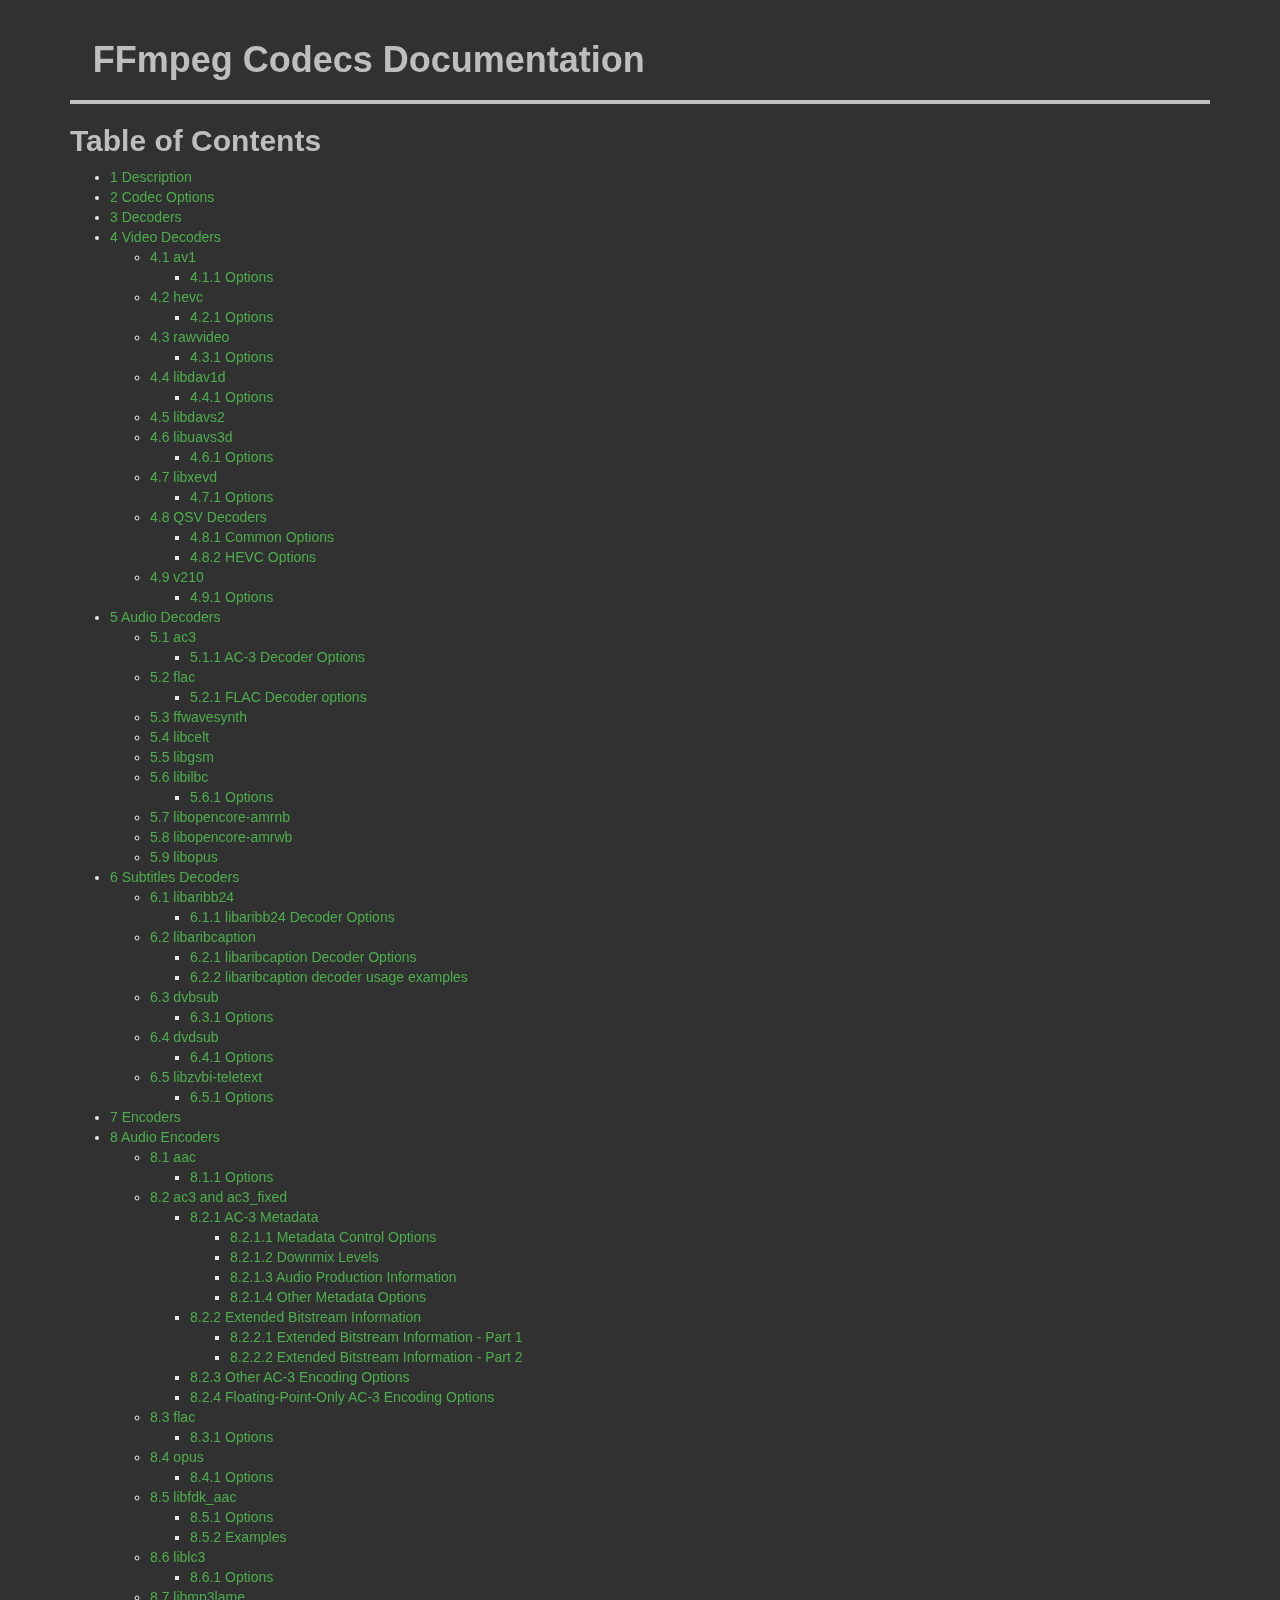
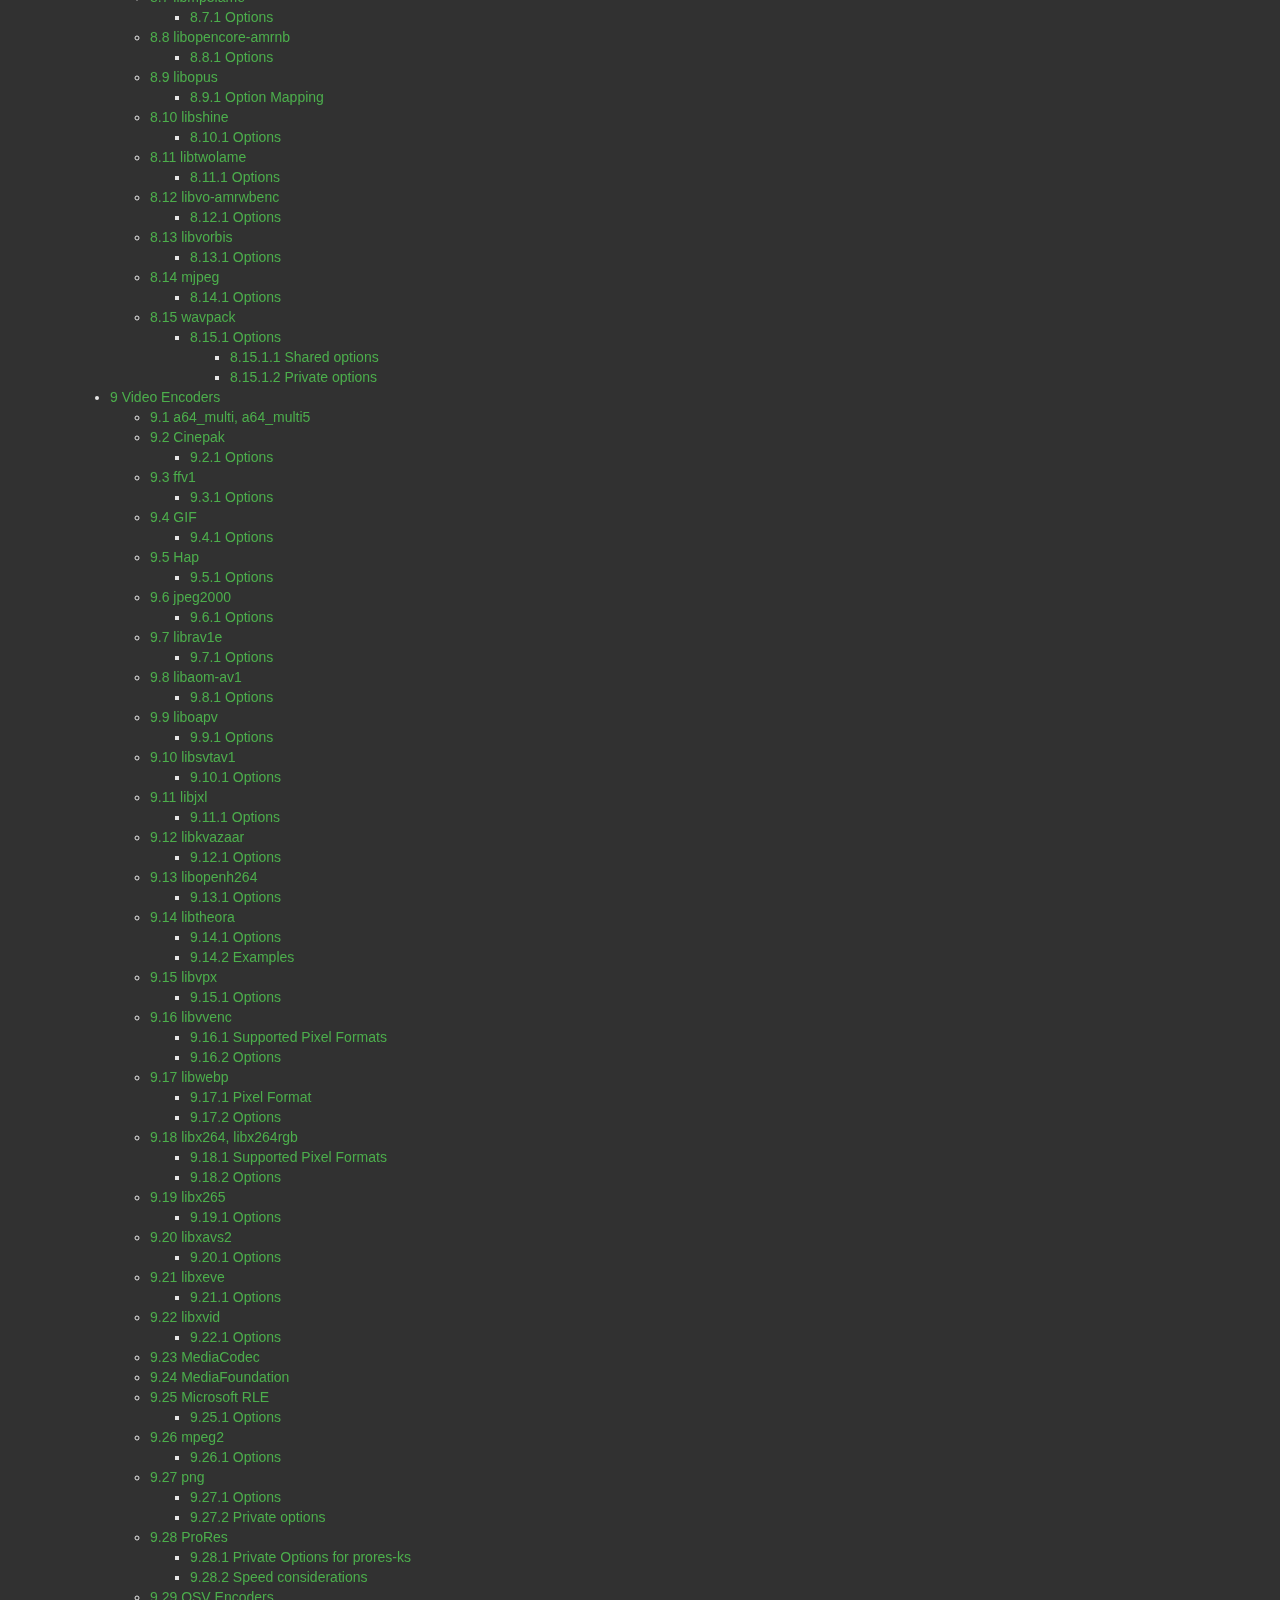
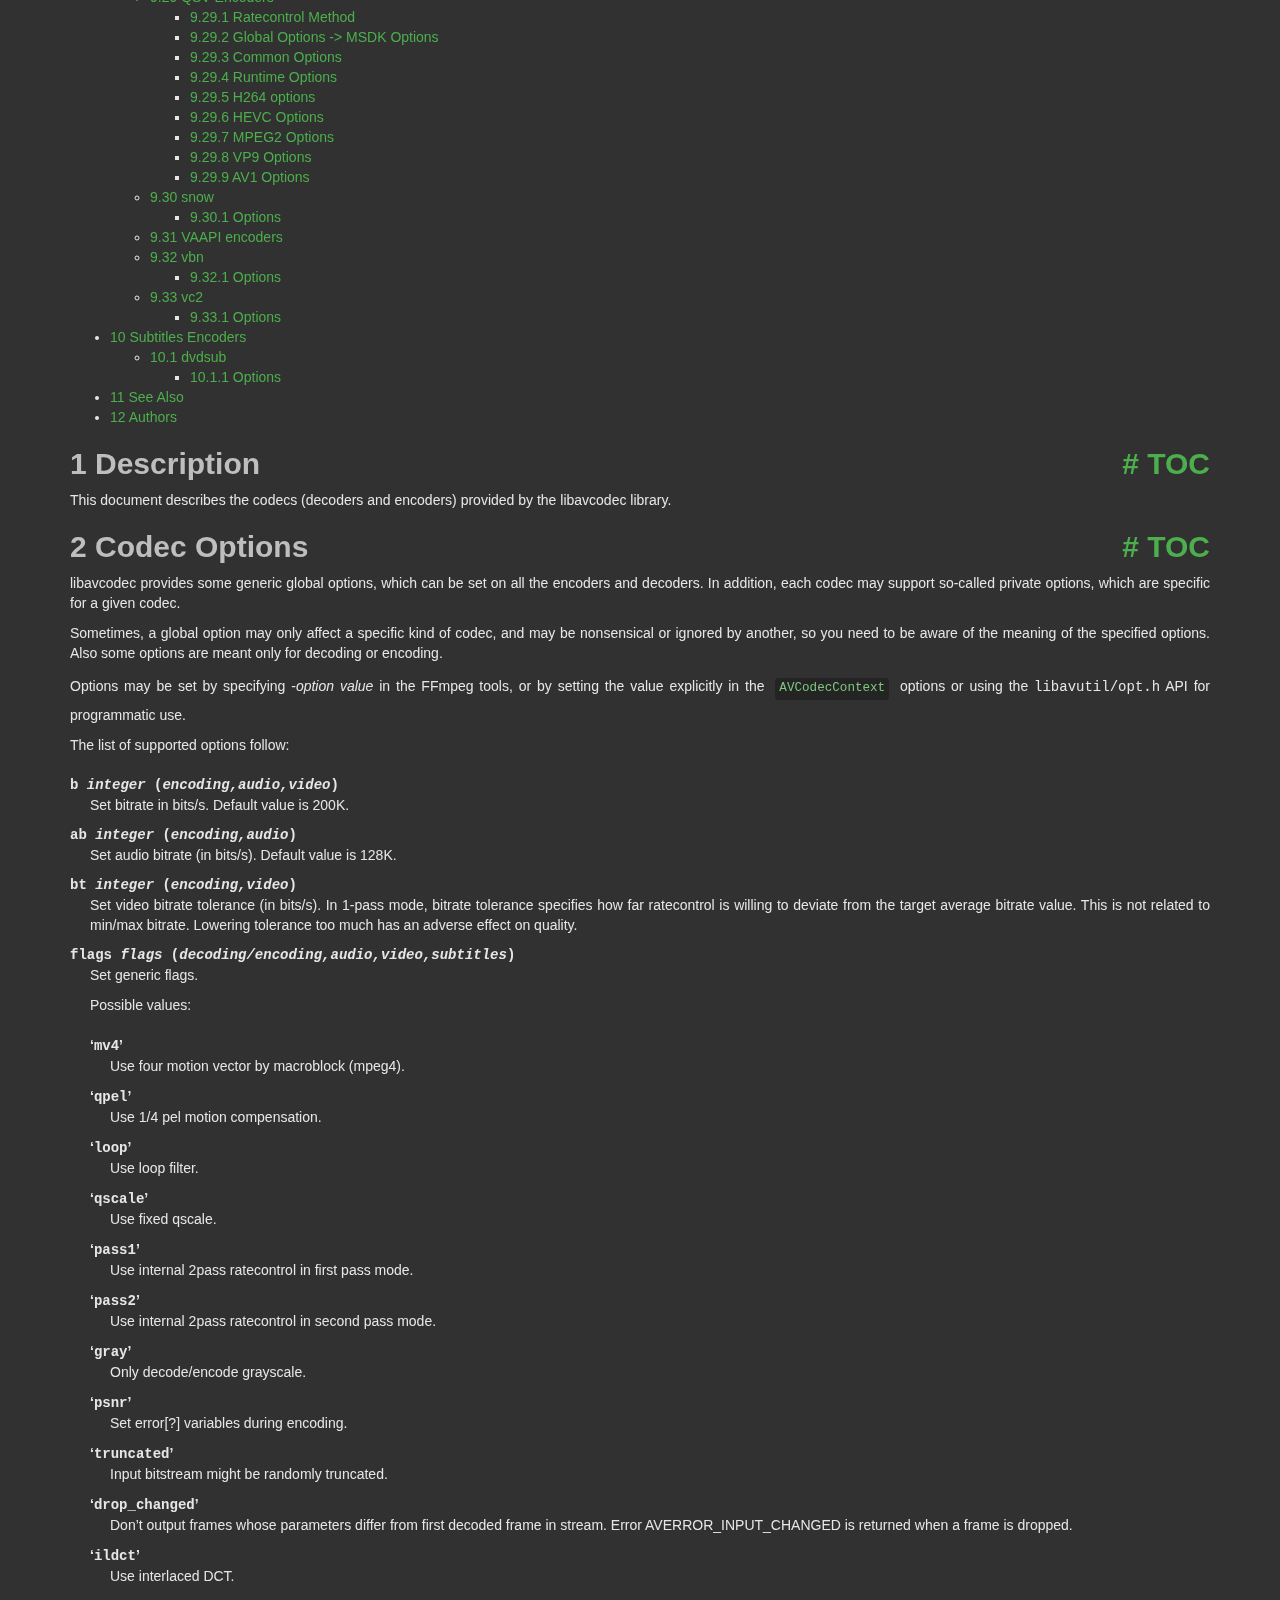
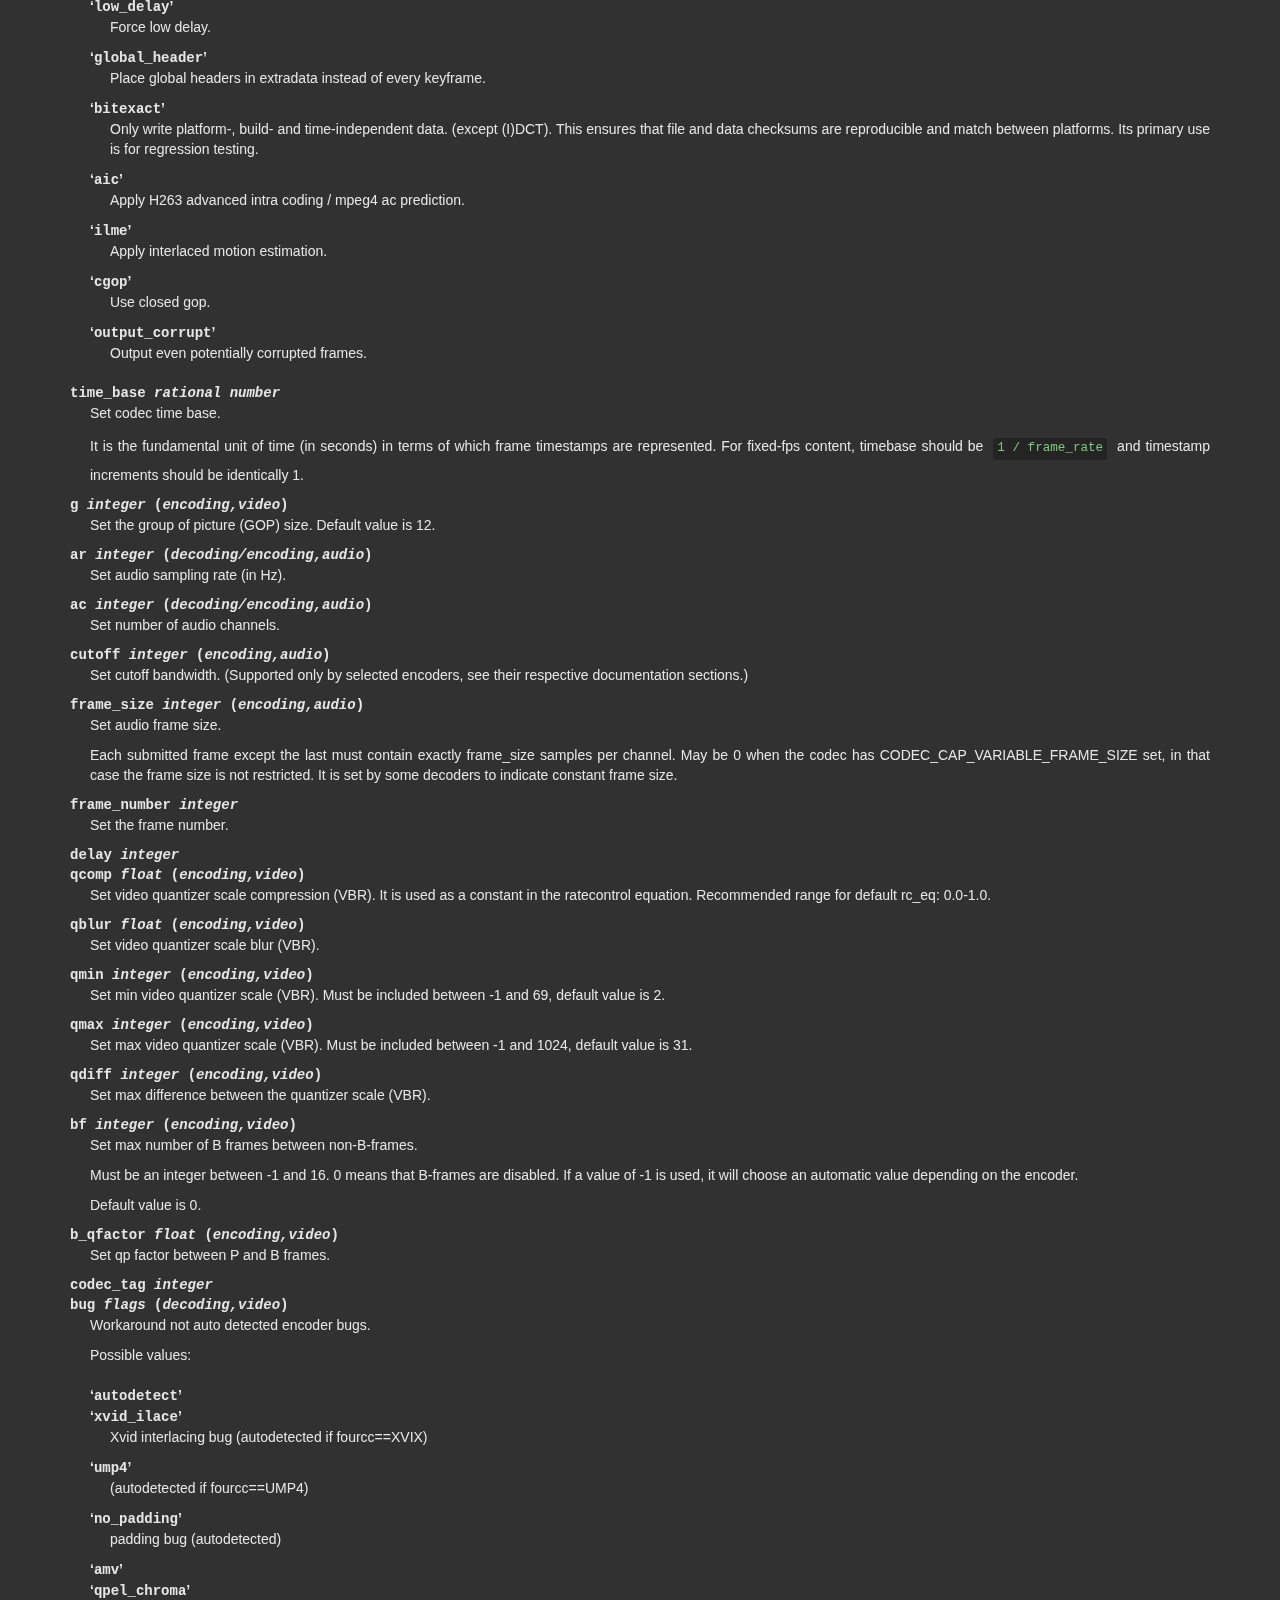
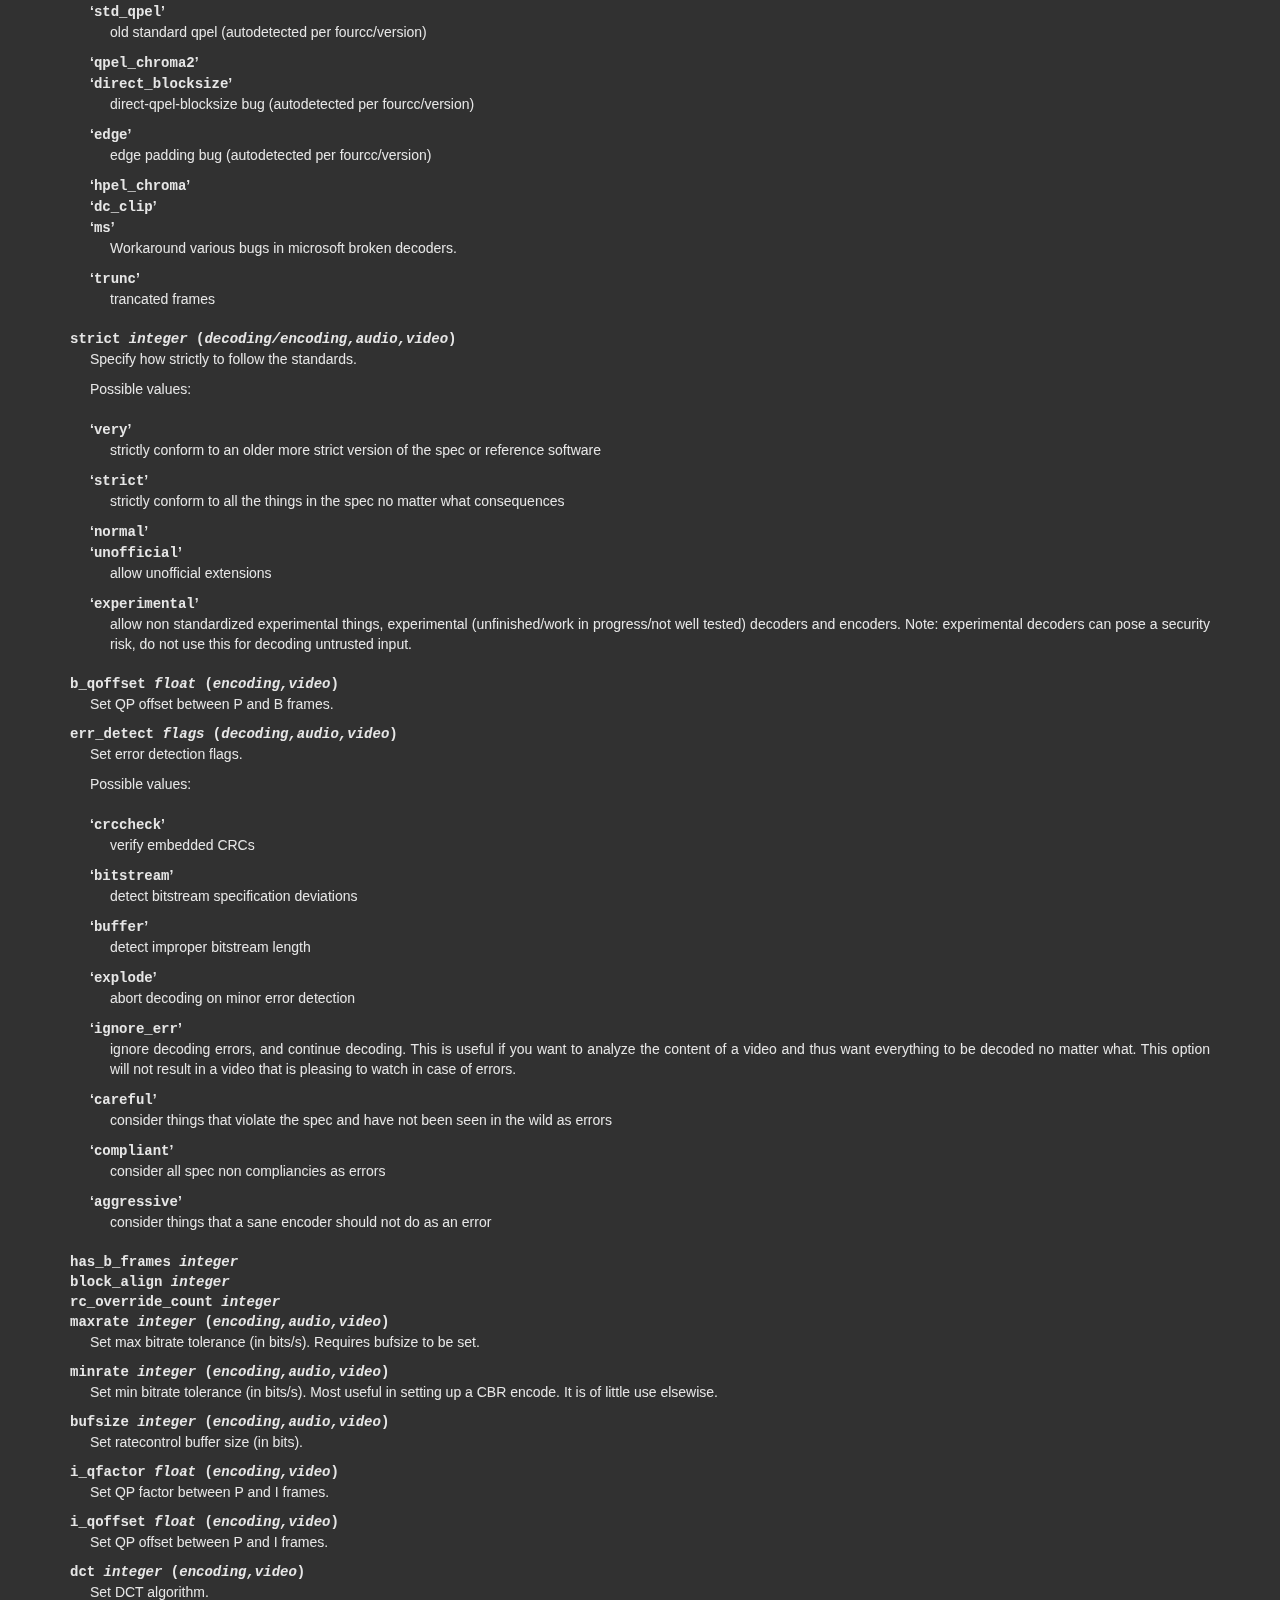
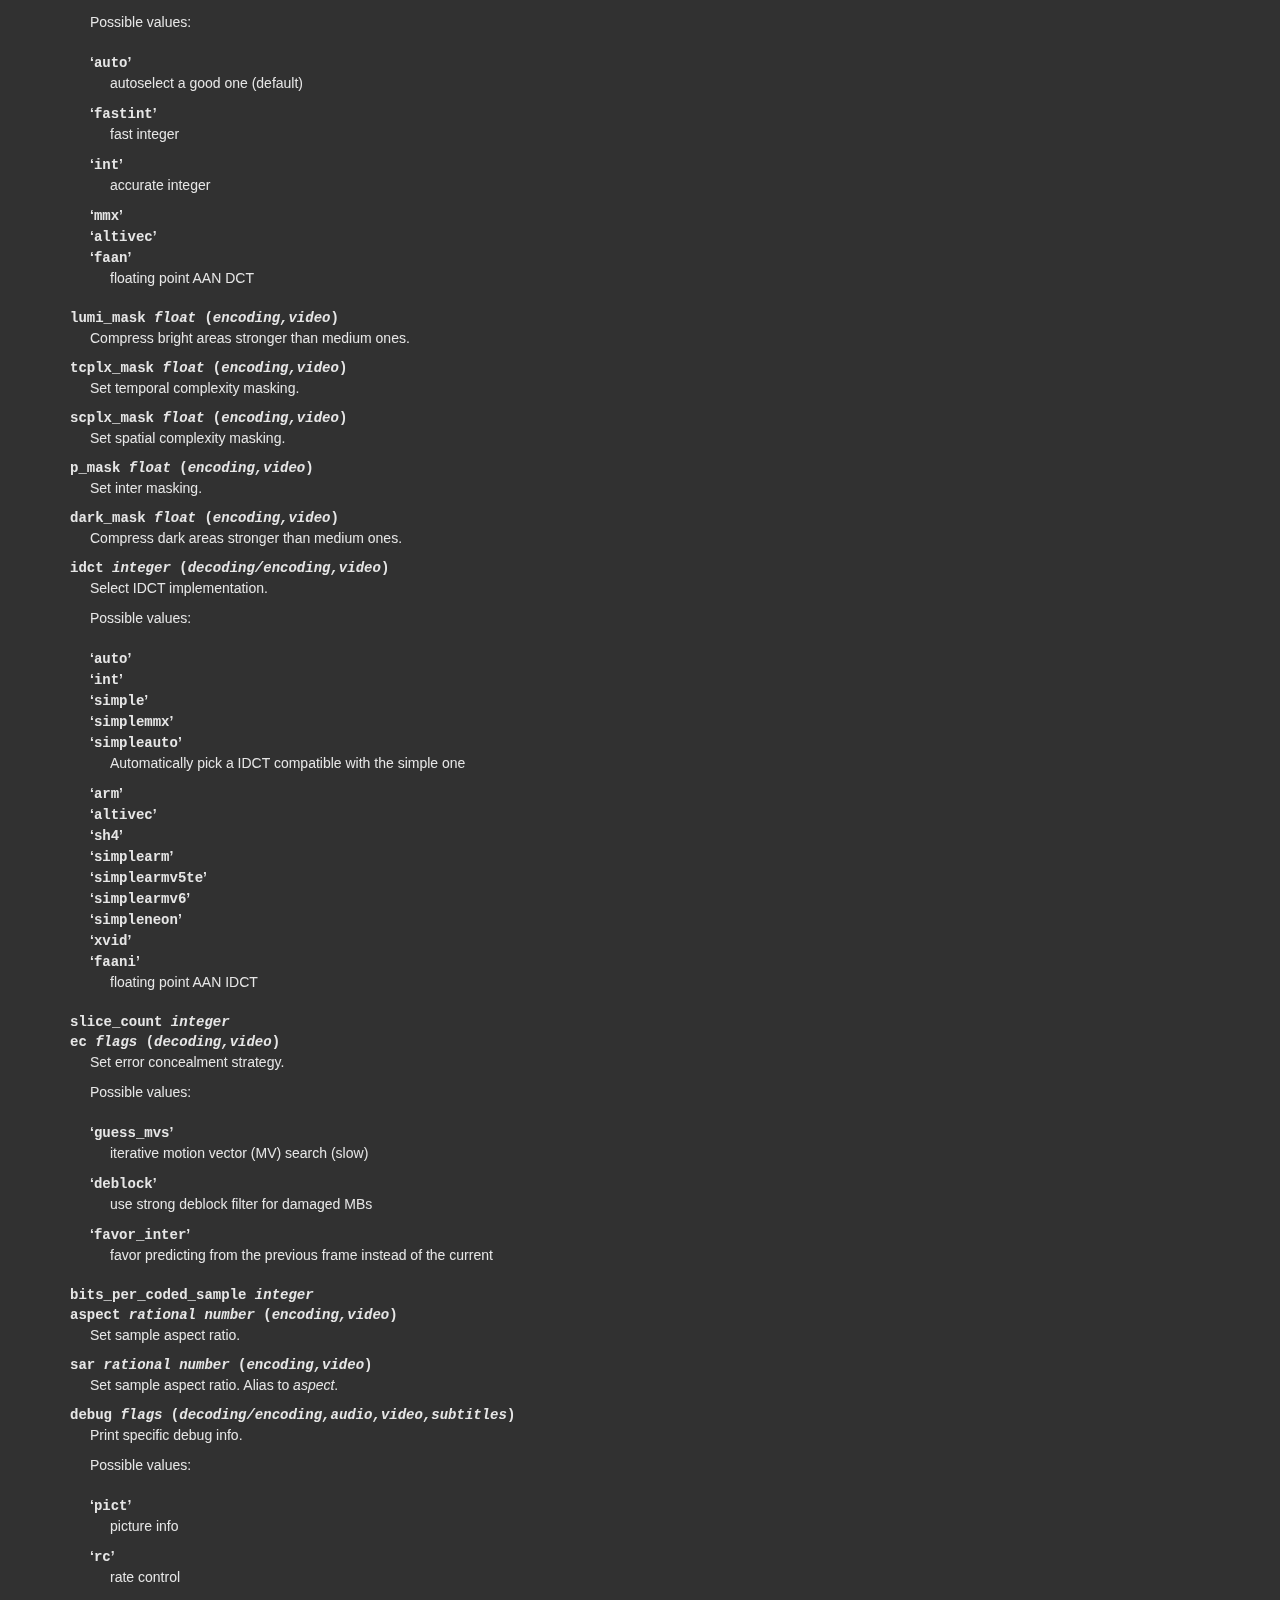
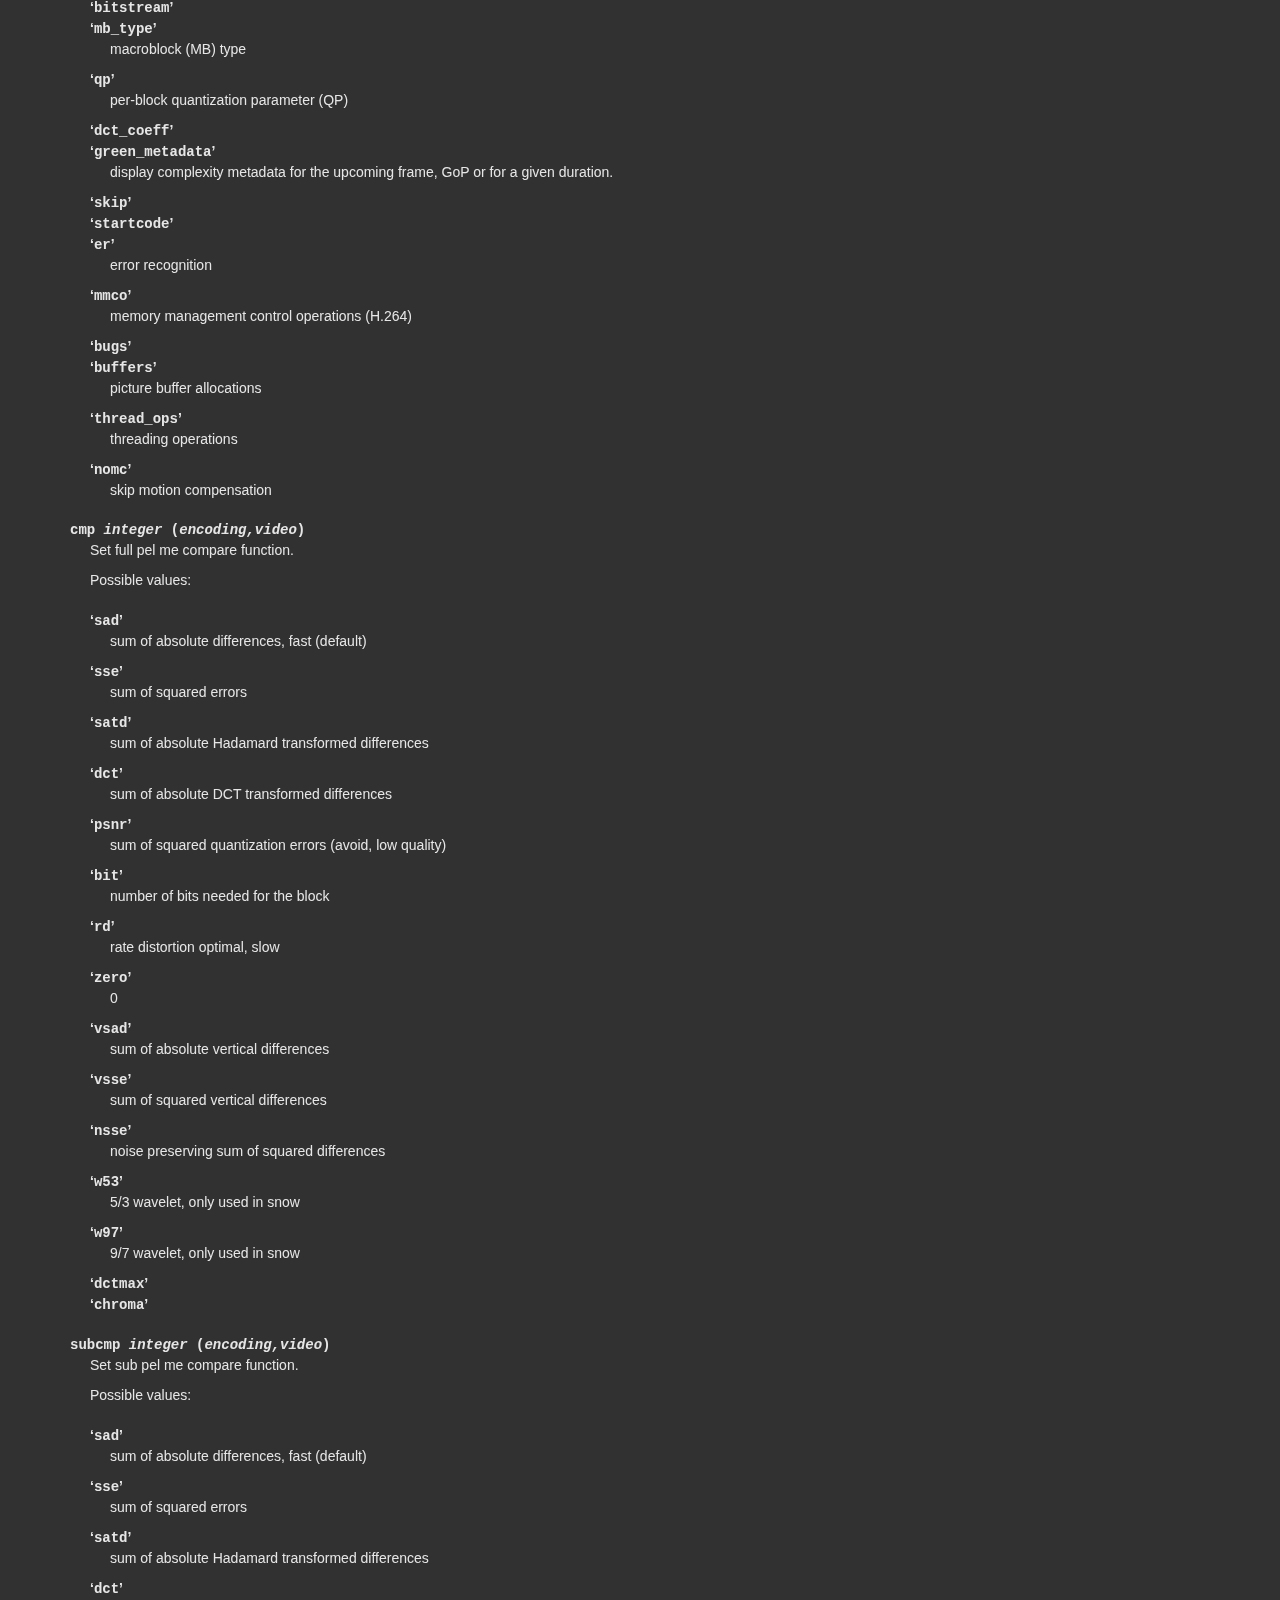
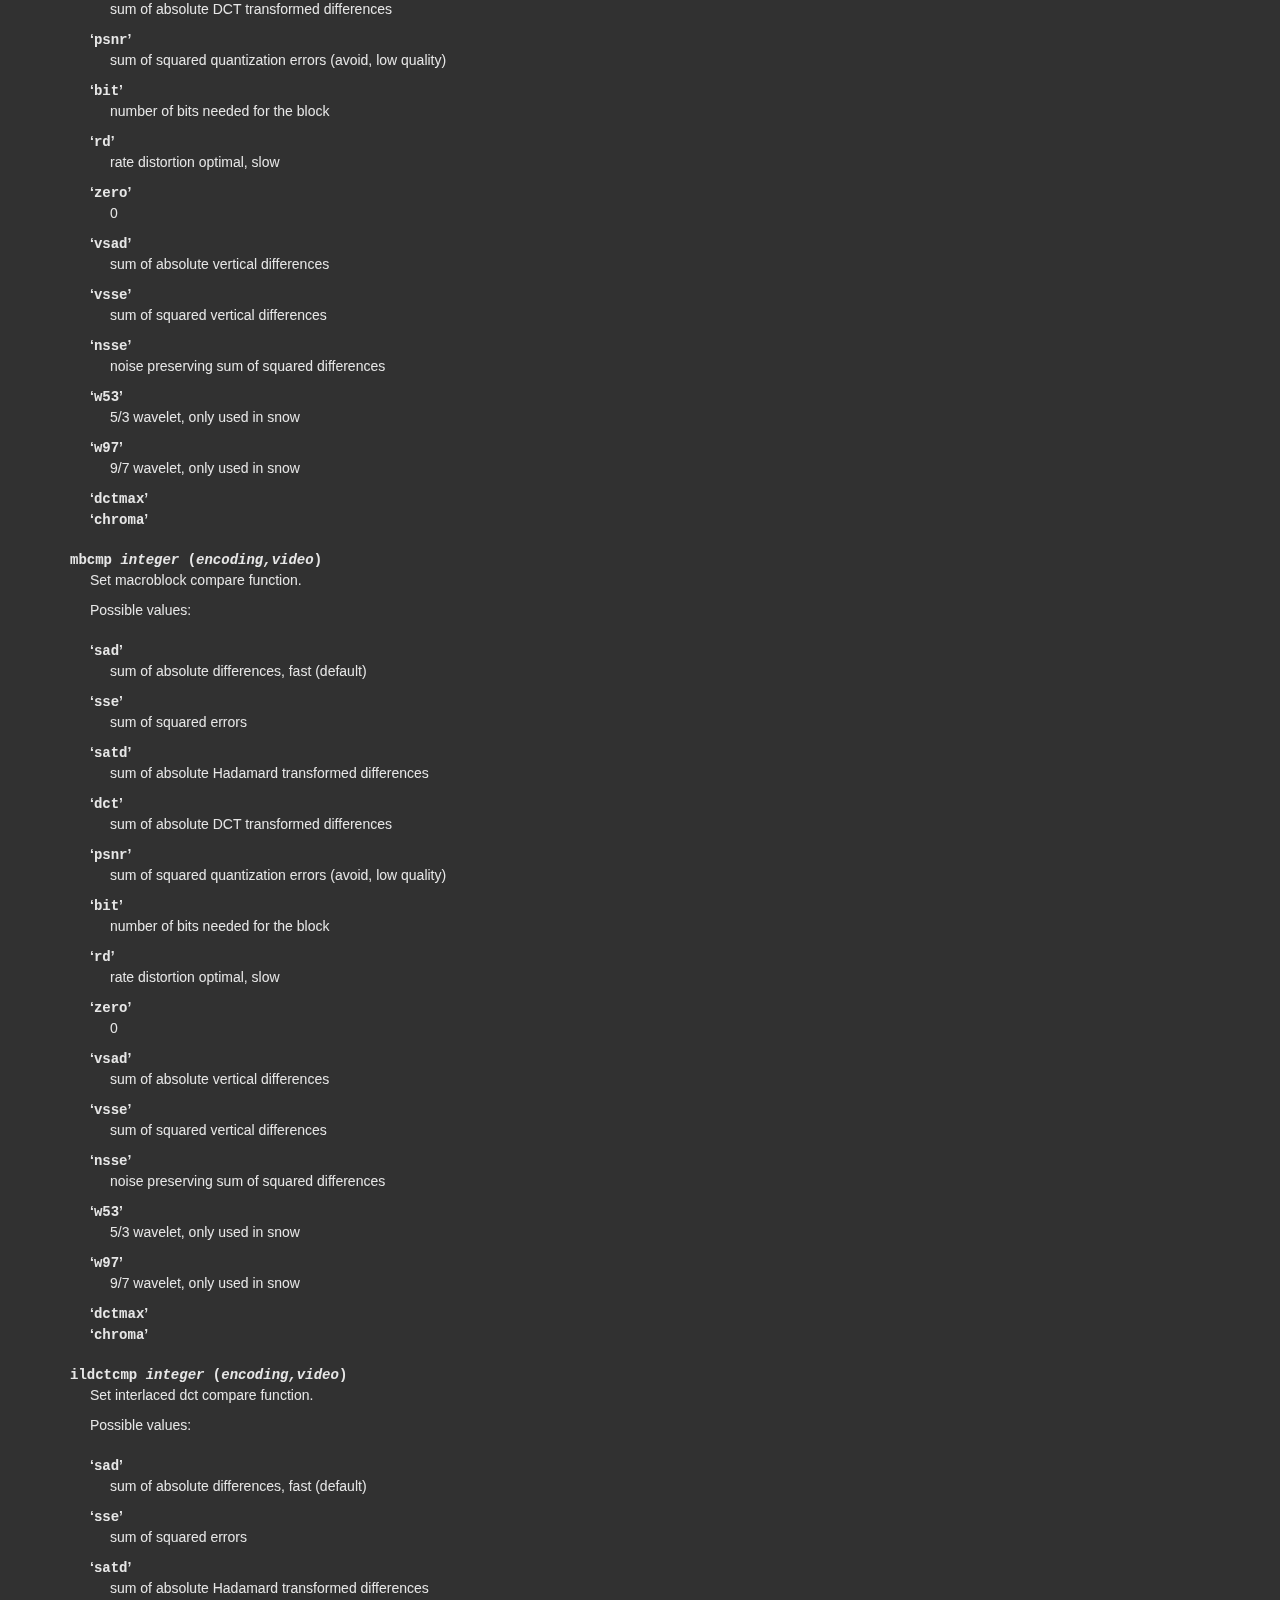
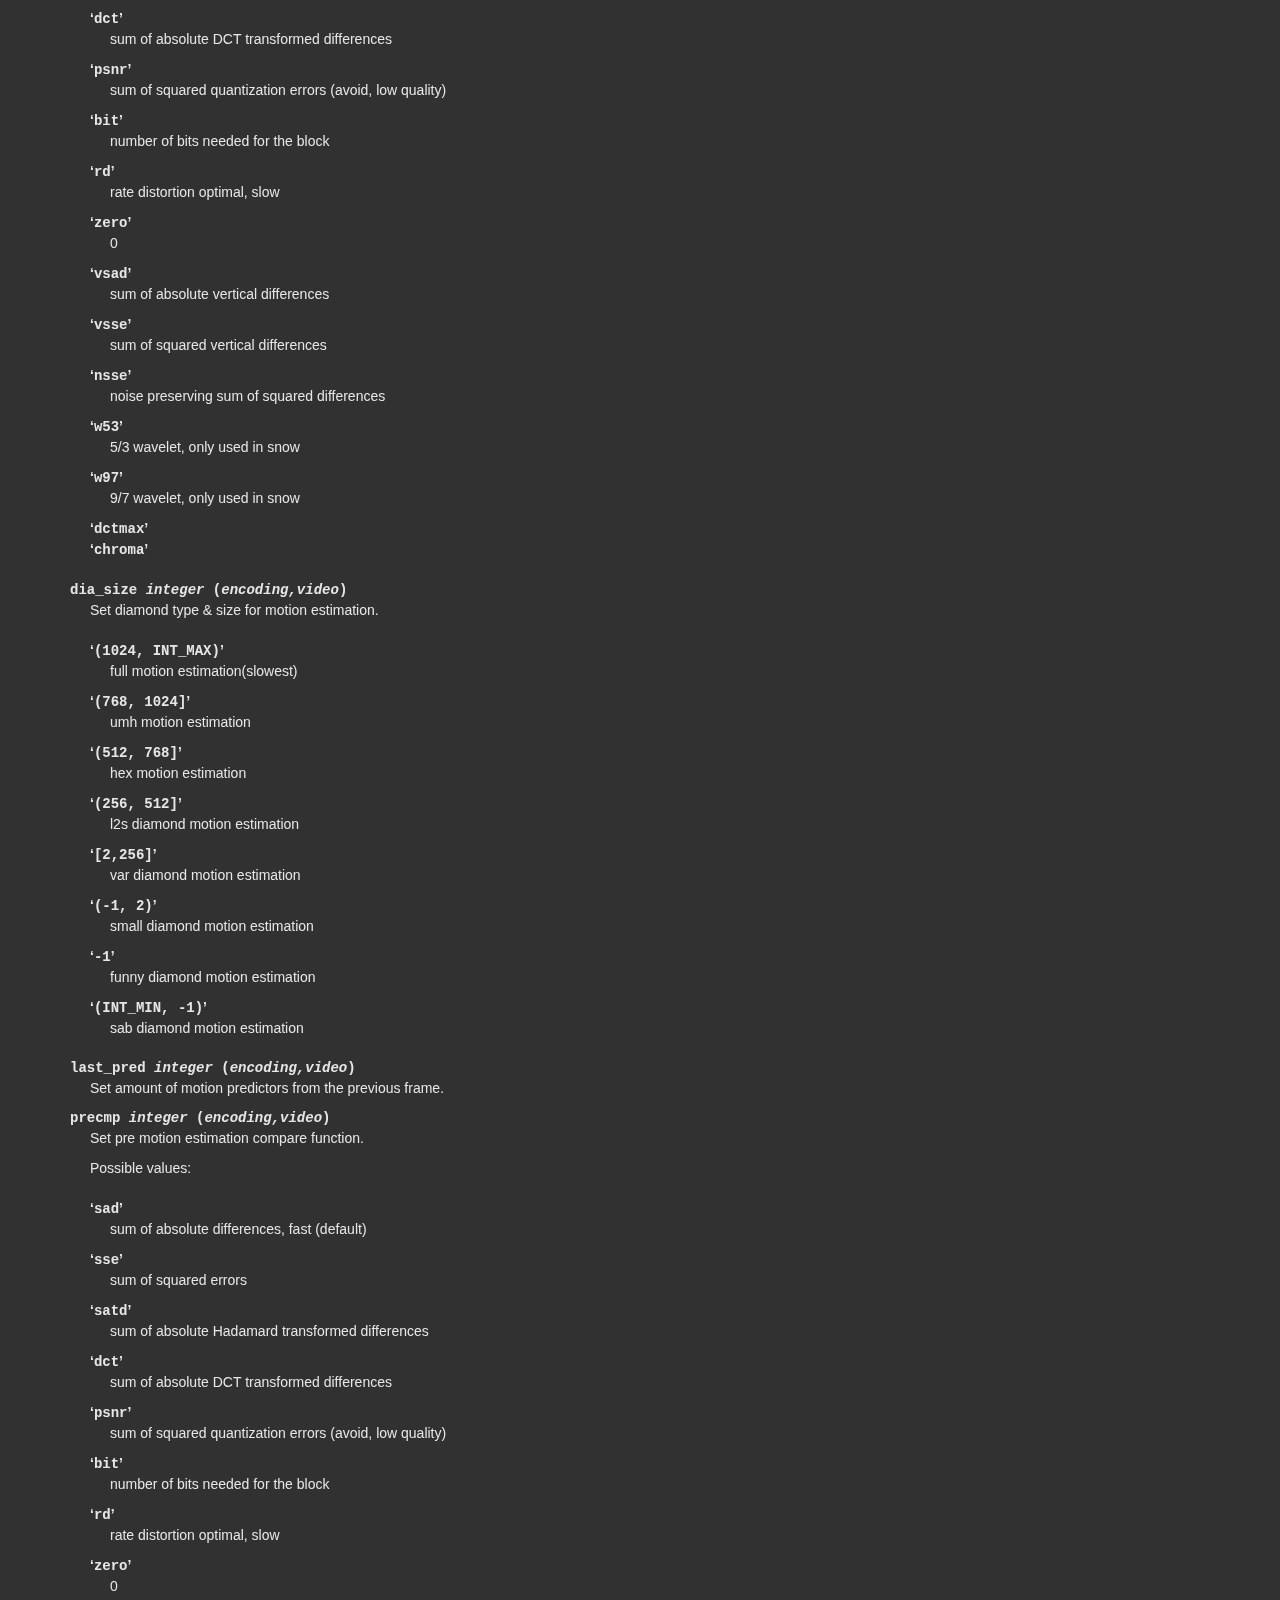
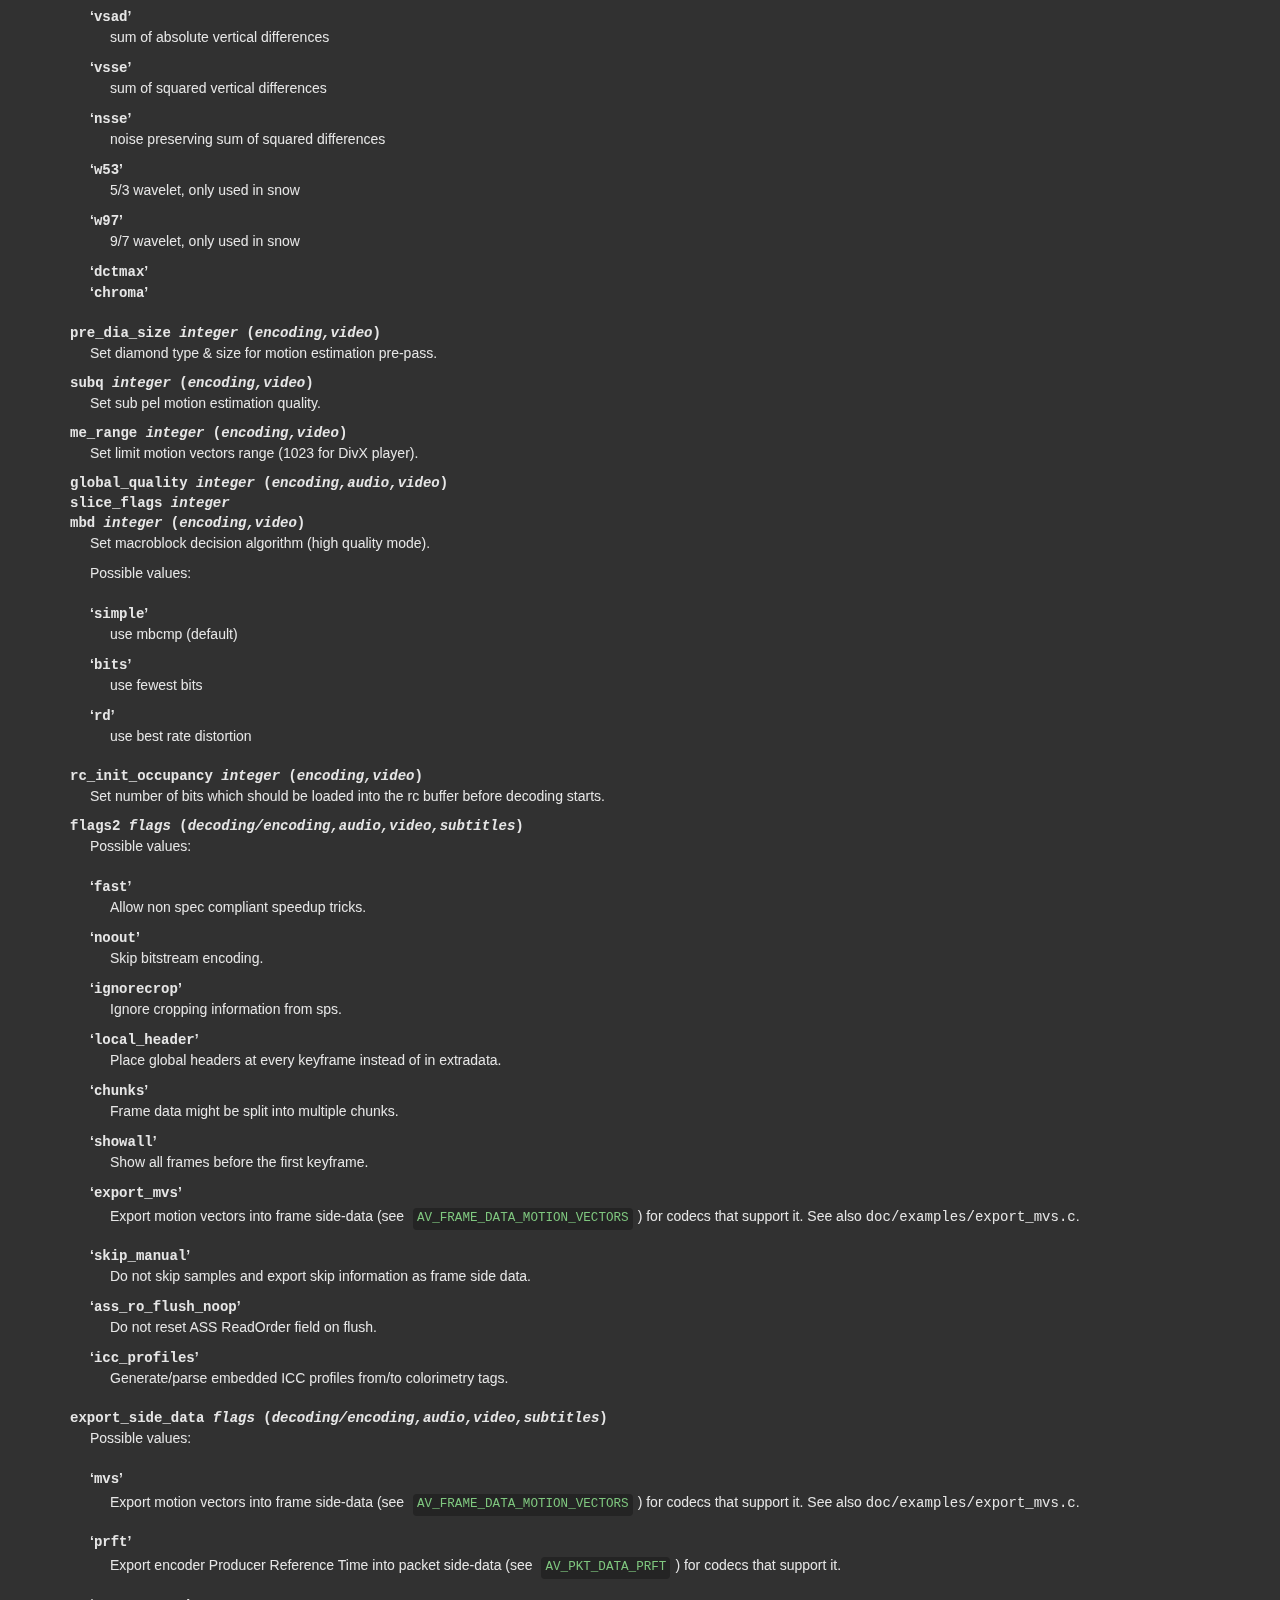
<file: comandos/musica/ffmpeg/doc/ffmpeg-codecs.html>
<!DOCTYPE html PUBLIC "-//W3C//DTD HTML 4.01 Transitional//EN" "http://www.w3.org/TR/html4/loose.dtd">
<html>
<!-- Created by GNU Texinfo 7.2, https://www.gnu.org/software/texinfo/ -->
  <head>
    <meta charset="utf-8">
    <title>
      FFmpeg Codecs Documentation
    </title>
    <meta name="viewport" content="width=device-width,initial-scale=1.0">
    <link rel="stylesheet" type="text/css" href="bootstrap.min.css">
    <link rel="stylesheet" type="text/css" href="style.min.css">
  </head>
  <body>
    <div class="container">
      <h1>
      FFmpeg Codecs Documentation
      </h1>


<a name="SEC_Top"></a>

<div class="region-contents" id="SEC_Contents">
<h2 class="contents-heading">Table of Contents</h2>

<div class="contents">

<ul class="toc-numbered-mark">
  <li><a id="toc-Description" href="#Description">1 Description</a></li>
  <li><a id="toc-Codec-Options" href="#Codec-Options">2 Codec Options</a></li>
  <li><a id="toc-Decoders" href="#Decoders">3 Decoders</a></li>
  <li><a id="toc-Video-Decoders" href="#Video-Decoders">4 Video Decoders</a>
  <ul class="toc-numbered-mark">
    <li><a id="toc-av1" href="#av1">4.1 av1</a>
    <ul class="toc-numbered-mark">
      <li><a id="toc-Options" href="#Options">4.1.1 Options</a></li>
    </ul></li>
    <li><a id="toc-hevc" href="#hevc">4.2 hevc</a>
    <ul class="toc-numbered-mark">
      <li><a id="toc-Options-1" href="#Options-1">4.2.1 Options</a></li>
    </ul></li>
    <li><a id="toc-rawvideo" href="#rawvideo">4.3 rawvideo</a>
    <ul class="toc-numbered-mark">
      <li><a id="toc-Options-2" href="#Options-2">4.3.1 Options</a></li>
    </ul></li>
    <li><a id="toc-libdav1d" href="#libdav1d">4.4 libdav1d</a>
    <ul class="toc-numbered-mark">
      <li><a id="toc-Options-3" href="#Options-3">4.4.1 Options</a></li>
    </ul></li>
    <li><a id="toc-libdavs2" href="#libdavs2">4.5 libdavs2</a></li>
    <li><a id="toc-libuavs3d" href="#libuavs3d">4.6 libuavs3d</a>
    <ul class="toc-numbered-mark">
      <li><a id="toc-Options-4" href="#Options-4">4.6.1 Options</a></li>
    </ul></li>
    <li><a id="toc-libxevd" href="#libxevd">4.7 libxevd</a>
    <ul class="toc-numbered-mark">
      <li><a id="toc-Options-5" href="#Options-5">4.7.1 Options</a></li>
    </ul></li>
    <li><a id="toc-QSV-Decoders" href="#QSV-Decoders">4.8 QSV Decoders</a>
    <ul class="toc-numbered-mark">
      <li><a id="toc-Common-Options" href="#Common-Options">4.8.1 Common Options</a></li>
      <li><a id="toc-HEVC-Options" href="#HEVC-Options">4.8.2 HEVC Options</a></li>
    </ul></li>
    <li><a id="toc-v210" href="#v210">4.9 v210</a>
    <ul class="toc-numbered-mark">
      <li><a id="toc-Options-6" href="#Options-6">4.9.1 Options</a></li>
    </ul></li>
  </ul></li>
  <li><a id="toc-Audio-Decoders" href="#Audio-Decoders">5 Audio Decoders</a>
  <ul class="toc-numbered-mark">
    <li><a id="toc-ac3" href="#ac3">5.1 ac3</a>
    <ul class="toc-numbered-mark">
      <li><a id="toc-AC_002d3-Decoder-Options" href="#AC_002d3-Decoder-Options">5.1.1 AC-3 Decoder Options</a></li>
    </ul></li>
    <li><a id="toc-flac" href="#flac-1">5.2 flac</a>
    <ul class="toc-numbered-mark">
      <li><a id="toc-FLAC-Decoder-options" href="#FLAC-Decoder-options">5.2.1 FLAC Decoder options</a></li>
    </ul></li>
    <li><a id="toc-ffwavesynth" href="#ffwavesynth">5.3 ffwavesynth</a></li>
    <li><a id="toc-libcelt" href="#libcelt">5.4 libcelt</a></li>
    <li><a id="toc-libgsm" href="#libgsm">5.5 libgsm</a></li>
    <li><a id="toc-libilbc" href="#libilbc">5.6 libilbc</a>
    <ul class="toc-numbered-mark">
      <li><a id="toc-Options-7" href="#Options-7">5.6.1 Options</a></li>
    </ul></li>
    <li><a id="toc-libopencore_002damrnb" href="#libopencore_002damrnb">5.7 libopencore-amrnb</a></li>
    <li><a id="toc-libopencore_002damrwb" href="#libopencore_002damrwb">5.8 libopencore-amrwb</a></li>
    <li><a id="toc-libopus" href="#libopus">5.9 libopus</a></li>
  </ul></li>
  <li><a id="toc-Subtitles-Decoders" href="#Subtitles-Decoders">6 Subtitles Decoders</a>
  <ul class="toc-numbered-mark">
    <li><a id="toc-libaribb24" href="#libaribb24">6.1 libaribb24</a>
    <ul class="toc-numbered-mark">
      <li><a id="toc-libaribb24-Decoder-Options" href="#libaribb24-Decoder-Options">6.1.1 libaribb24 Decoder Options</a></li>
    </ul></li>
    <li><a id="toc-libaribcaption" href="#libaribcaption">6.2 libaribcaption</a>
    <ul class="toc-numbered-mark">
      <li><a id="toc-libaribcaption-Decoder-Options" href="#libaribcaption-Decoder-Options">6.2.1 libaribcaption Decoder Options</a></li>
      <li><a id="toc-libaribcaption-decoder-usage-examples" href="#libaribcaption-decoder-usage-examples">6.2.2 libaribcaption decoder usage examples</a></li>
    </ul></li>
    <li><a id="toc-dvbsub" href="#dvbsub">6.3 dvbsub</a>
    <ul class="toc-numbered-mark">
      <li><a id="toc-Options-8" href="#Options-8">6.3.1 Options</a></li>
    </ul></li>
    <li><a id="toc-dvdsub" href="#dvdsub">6.4 dvdsub</a>
    <ul class="toc-numbered-mark">
      <li><a id="toc-Options-9" href="#Options-9">6.4.1 Options</a></li>
    </ul></li>
    <li><a id="toc-libzvbi_002dteletext" href="#libzvbi_002dteletext">6.5 libzvbi-teletext</a>
    <ul class="toc-numbered-mark">
      <li><a id="toc-Options-10" href="#Options-10">6.5.1 Options</a></li>
    </ul></li>
  </ul></li>
  <li><a id="toc-Encoders" href="#Encoders">7 Encoders</a></li>
  <li><a id="toc-Audio-Encoders" href="#Audio-Encoders">8 Audio Encoders</a>
  <ul class="toc-numbered-mark">
    <li><a id="toc-aac" href="#aac">8.1 aac</a>
    <ul class="toc-numbered-mark">
      <li><a id="toc-Options-11" href="#Options-11">8.1.1 Options</a></li>
    </ul></li>
    <li><a id="toc-ac3-and-ac3_005ffixed" href="#ac3-and-ac3_005ffixed">8.2 ac3 and ac3_fixed</a>
    <ul class="toc-numbered-mark">
      <li><a id="toc-AC_002d3-Metadata" href="#AC_002d3-Metadata">8.2.1 AC-3 Metadata</a>
      <ul class="toc-numbered-mark">
        <li><a id="toc-Metadata-Control-Options" href="#Metadata-Control-Options">8.2.1.1 Metadata Control Options</a></li>
        <li><a id="toc-Downmix-Levels" href="#Downmix-Levels">8.2.1.2 Downmix Levels</a></li>
        <li><a id="toc-Audio-Production-Information" href="#Audio-Production-Information">8.2.1.3 Audio Production Information</a></li>
        <li><a id="toc-Other-Metadata-Options" href="#Other-Metadata-Options">8.2.1.4 Other Metadata Options</a></li>
      </ul></li>
      <li><a id="toc-Extended-Bitstream-Information" href="#Extended-Bitstream-Information">8.2.2 Extended Bitstream Information</a>
      <ul class="toc-numbered-mark">
        <li><a id="toc-Extended-Bitstream-Information-_002d-Part-1" href="#Extended-Bitstream-Information-_002d-Part-1">8.2.2.1 Extended Bitstream Information - Part 1</a></li>
        <li><a id="toc-Extended-Bitstream-Information-_002d-Part-2" href="#Extended-Bitstream-Information-_002d-Part-2">8.2.2.2 Extended Bitstream Information - Part 2</a></li>
      </ul></li>
      <li><a id="toc-Other-AC_002d3-Encoding-Options" href="#Other-AC_002d3-Encoding-Options">8.2.3 Other AC-3 Encoding Options</a></li>
      <li><a id="toc-Floating_002dPoint_002dOnly-AC_002d3-Encoding-Options" href="#Floating_002dPoint_002dOnly-AC_002d3-Encoding-Options">8.2.4 Floating-Point-Only AC-3 Encoding Options</a></li>
    </ul></li>
    <li><a id="toc-flac-1" href="#flac-2">8.3 flac</a>
    <ul class="toc-numbered-mark">
      <li><a id="toc-Options-12" href="#Options-12">8.3.1 Options</a></li>
    </ul></li>
    <li><a id="toc-opus" href="#opus">8.4 opus</a>
    <ul class="toc-numbered-mark">
      <li><a id="toc-Options-13" href="#Options-13">8.4.1 Options</a></li>
    </ul></li>
    <li><a id="toc-libfdk_005faac" href="#libfdk_005faac">8.5 libfdk_aac</a>
    <ul class="toc-numbered-mark">
      <li><a id="toc-Options-14" href="#Options-14">8.5.1 Options</a></li>
      <li><a id="toc-Examples" href="#Examples">8.5.2 Examples</a></li>
    </ul></li>
    <li><a id="toc-liblc3" href="#liblc3">8.6 liblc3</a>
    <ul class="toc-numbered-mark">
      <li><a id="toc-Options-15" href="#Options-15">8.6.1 Options</a></li>
    </ul></li>
    <li><a id="toc-libmp3lame" href="#libmp3lame-1">8.7 libmp3lame</a>
    <ul class="toc-numbered-mark">
      <li><a id="toc-Options-16" href="#Options-16">8.7.1 Options</a></li>
    </ul></li>
    <li><a id="toc-libopencore_002damrnb-1" href="#libopencore_002damrnb-1">8.8 libopencore-amrnb</a>
    <ul class="toc-numbered-mark">
      <li><a id="toc-Options-17" href="#Options-17">8.8.1 Options</a></li>
    </ul></li>
    <li><a id="toc-libopus-1" href="#libopus-1">8.9 libopus</a>
    <ul class="toc-numbered-mark">
      <li><a id="toc-Option-Mapping" href="#Option-Mapping">8.9.1 Option Mapping</a></li>
    </ul></li>
    <li><a id="toc-libshine" href="#libshine-1">8.10 libshine</a>
    <ul class="toc-numbered-mark">
      <li><a id="toc-Options-18" href="#Options-18">8.10.1 Options</a></li>
    </ul></li>
    <li><a id="toc-libtwolame" href="#libtwolame">8.11 libtwolame</a>
    <ul class="toc-numbered-mark">
      <li><a id="toc-Options-19" href="#Options-19">8.11.1 Options</a></li>
    </ul></li>
    <li><a id="toc-libvo_002damrwbenc" href="#libvo_002damrwbenc">8.12 libvo-amrwbenc</a>
    <ul class="toc-numbered-mark">
      <li><a id="toc-Options-20" href="#Options-20">8.12.1 Options</a></li>
    </ul></li>
    <li><a id="toc-libvorbis" href="#libvorbis">8.13 libvorbis</a>
    <ul class="toc-numbered-mark">
      <li><a id="toc-Options-21" href="#Options-21">8.13.1 Options</a></li>
    </ul></li>
    <li><a id="toc-mjpeg" href="#mjpeg">8.14 mjpeg</a>
    <ul class="toc-numbered-mark">
      <li><a id="toc-Options-22" href="#Options-22">8.14.1 Options</a></li>
    </ul></li>
    <li><a id="toc-wavpack" href="#wavpack">8.15 wavpack</a>
    <ul class="toc-numbered-mark">
      <li><a id="toc-Options-23" href="#Options-23">8.15.1 Options</a>
      <ul class="toc-numbered-mark">
        <li><a id="toc-Shared-options" href="#Shared-options">8.15.1.1 Shared options</a></li>
        <li><a id="toc-Private-options" href="#Private-options">8.15.1.2 Private options</a></li>
      </ul></li>
    </ul></li>
  </ul></li>
  <li><a id="toc-Video-Encoders" href="#Video-Encoders">9 Video Encoders</a>
  <ul class="toc-numbered-mark">
    <li><a id="toc-a64_005fmulti_002c-a64_005fmulti5" href="#a64_005fmulti_002c-a64_005fmulti5">9.1 a64_multi, a64_multi5</a></li>
    <li><a id="toc-Cinepak" href="#Cinepak">9.2 Cinepak</a>
    <ul class="toc-numbered-mark">
      <li><a id="toc-Options-24" href="#Options-24">9.2.1 Options</a></li>
    </ul></li>
    <li><a id="toc-ffv1" href="#ffv1-1">9.3 ffv1</a>
    <ul class="toc-numbered-mark">
      <li><a id="toc-Options-25" href="#Options-25">9.3.1 Options</a></li>
    </ul></li>
    <li><a id="toc-GIF" href="#GIF">9.4 GIF</a>
    <ul class="toc-numbered-mark">
      <li><a id="toc-Options-26" href="#Options-26">9.4.1 Options</a></li>
    </ul></li>
    <li><a id="toc-Hap" href="#Hap">9.5 Hap</a>
    <ul class="toc-numbered-mark">
      <li><a id="toc-Options-27" href="#Options-27">9.5.1 Options</a></li>
    </ul></li>
    <li><a id="toc-jpeg2000" href="#jpeg2000">9.6 jpeg2000</a>
    <ul class="toc-numbered-mark">
      <li><a id="toc-Options-28" href="#Options-28">9.6.1 Options</a></li>
    </ul></li>
    <li><a id="toc-librav1e" href="#librav1e">9.7 librav1e</a>
    <ul class="toc-numbered-mark">
      <li><a id="toc-Options-29" href="#Options-29">9.7.1 Options</a></li>
    </ul></li>
    <li><a id="toc-libaom_002dav1" href="#libaom_002dav1">9.8 libaom-av1</a>
    <ul class="toc-numbered-mark">
      <li><a id="toc-Options-30" href="#Options-30">9.8.1 Options</a></li>
    </ul></li>
    <li><a id="toc-liboapv" href="#liboapv">9.9 liboapv</a>
    <ul class="toc-numbered-mark">
      <li><a id="toc-Options-31" href="#Options-31">9.9.1 Options</a></li>
    </ul></li>
    <li><a id="toc-libsvtav1" href="#libsvtav1">9.10 libsvtav1</a>
    <ul class="toc-numbered-mark">
      <li><a id="toc-Options-32" href="#Options-32">9.10.1 Options</a></li>
    </ul></li>
    <li><a id="toc-libjxl" href="#libjxl">9.11 libjxl</a>
    <ul class="toc-numbered-mark">
      <li><a id="toc-Options-33" href="#Options-33">9.11.1 Options</a></li>
    </ul></li>
    <li><a id="toc-libkvazaar" href="#libkvazaar">9.12 libkvazaar</a>
    <ul class="toc-numbered-mark">
      <li><a id="toc-Options-34" href="#Options-34">9.12.1 Options</a></li>
    </ul></li>
    <li><a id="toc-libopenh264" href="#libopenh264">9.13 libopenh264</a>
    <ul class="toc-numbered-mark">
      <li><a id="toc-Options-35" href="#Options-35">9.13.1 Options</a></li>
    </ul></li>
    <li><a id="toc-libtheora" href="#libtheora">9.14 libtheora</a>
    <ul class="toc-numbered-mark">
      <li><a id="toc-Options-36" href="#Options-36">9.14.1 Options</a></li>
      <li><a id="toc-Examples-1" href="#Examples-1">9.14.2 Examples</a></li>
    </ul></li>
    <li><a id="toc-libvpx" href="#libvpx">9.15 libvpx</a>
    <ul class="toc-numbered-mark">
      <li><a id="toc-Options-37" href="#Options-37">9.15.1 Options</a></li>
    </ul></li>
    <li><a id="toc-libvvenc" href="#libvvenc">9.16 libvvenc</a>
    <ul class="toc-numbered-mark">
      <li><a id="toc-Supported-Pixel-Formats" href="#Supported-Pixel-Formats">9.16.1 Supported Pixel Formats</a></li>
      <li><a id="toc-Options-38" href="#Options-38">9.16.2 Options</a></li>
    </ul></li>
    <li><a id="toc-libwebp" href="#libwebp">9.17 libwebp</a>
    <ul class="toc-numbered-mark">
      <li><a id="toc-Pixel-Format" href="#Pixel-Format">9.17.1 Pixel Format</a></li>
      <li><a id="toc-Options-39" href="#Options-39">9.17.2 Options</a></li>
    </ul></li>
    <li><a id="toc-libx264_002c-libx264rgb" href="#libx264_002c-libx264rgb">9.18 libx264, libx264rgb</a>
    <ul class="toc-numbered-mark">
      <li><a id="toc-Supported-Pixel-Formats-1" href="#Supported-Pixel-Formats-1">9.18.1 Supported Pixel Formats</a></li>
      <li><a id="toc-Options-40" href="#Options-40">9.18.2 Options</a></li>
    </ul></li>
    <li><a id="toc-libx265" href="#libx265">9.19 libx265</a>
    <ul class="toc-numbered-mark">
      <li><a id="toc-Options-41" href="#Options-41">9.19.1 Options</a></li>
    </ul></li>
    <li><a id="toc-libxavs2" href="#libxavs2">9.20 libxavs2</a>
    <ul class="toc-numbered-mark">
      <li><a id="toc-Options-42" href="#Options-42">9.20.1 Options</a></li>
    </ul></li>
    <li><a id="toc-libxeve" href="#libxeve">9.21 libxeve</a>
    <ul class="toc-numbered-mark">
      <li><a id="toc-Options-43" href="#Options-43">9.21.1 Options</a></li>
    </ul></li>
    <li><a id="toc-libxvid" href="#libxvid">9.22 libxvid</a>
    <ul class="toc-numbered-mark">
      <li><a id="toc-Options-44" href="#Options-44">9.22.1 Options</a></li>
    </ul></li>
    <li><a id="toc-MediaCodec" href="#MediaCodec">9.23 MediaCodec</a></li>
    <li><a id="toc-MediaFoundation" href="#MediaFoundation">9.24 MediaFoundation</a></li>
    <li><a id="toc-Microsoft-RLE" href="#Microsoft-RLE">9.25 Microsoft RLE</a>
    <ul class="toc-numbered-mark">
      <li><a id="toc-Options-45" href="#Options-45">9.25.1 Options</a></li>
    </ul></li>
    <li><a id="toc-mpeg2" href="#mpeg2">9.26 mpeg2</a>
    <ul class="toc-numbered-mark">
      <li><a id="toc-Options-46" href="#Options-46">9.26.1 Options</a></li>
    </ul></li>
    <li><a id="toc-png" href="#png">9.27 png</a>
    <ul class="toc-numbered-mark">
      <li><a id="toc-Options-47" href="#Options-47">9.27.1 Options</a></li>
      <li><a id="toc-Private-options-1" href="#Private-options-1">9.27.2 Private options</a></li>
    </ul></li>
    <li><a id="toc-ProRes" href="#ProRes">9.28 ProRes</a>
    <ul class="toc-numbered-mark">
      <li><a id="toc-Private-Options-for-prores_002dks" href="#Private-Options-for-prores_002dks">9.28.1 Private Options for prores-ks</a></li>
      <li><a id="toc-Speed-considerations" href="#Speed-considerations">9.28.2 Speed considerations</a></li>
    </ul></li>
    <li><a id="toc-QSV-Encoders" href="#QSV-Encoders">9.29 QSV Encoders</a>
    <ul class="toc-numbered-mark">
      <li><a id="toc-Ratecontrol-Method" href="#Ratecontrol-Method">9.29.1 Ratecontrol Method</a></li>
      <li><a id="toc-Global-Options-_002d_003e-MSDK-Options" href="#Global-Options-_002d_003e-MSDK-Options">9.29.2 Global Options -&gt; MSDK Options</a></li>
      <li><a id="toc-Common-Options-1" href="#Common-Options-1">9.29.3 Common Options</a></li>
      <li><a id="toc-Runtime-Options" href="#Runtime-Options">9.29.4 Runtime Options</a></li>
      <li><a id="toc-H264-options" href="#H264-options">9.29.5 H264 options</a></li>
      <li><a id="toc-HEVC-Options-1" href="#HEVC-Options-1">9.29.6 HEVC Options</a></li>
      <li><a id="toc-MPEG2-Options" href="#MPEG2-Options">9.29.7 MPEG2 Options</a></li>
      <li><a id="toc-VP9-Options" href="#VP9-Options">9.29.8 VP9 Options</a></li>
      <li><a id="toc-AV1-Options" href="#AV1-Options">9.29.9 AV1 Options</a></li>
    </ul></li>
    <li><a id="toc-snow" href="#snow">9.30 snow</a>
    <ul class="toc-numbered-mark">
      <li><a id="toc-Options-48" href="#Options-48">9.30.1 Options</a></li>
    </ul></li>
    <li><a id="toc-VAAPI-encoders" href="#VAAPI-encoders">9.31 VAAPI encoders</a></li>
    <li><a id="toc-vbn" href="#vbn">9.32 vbn</a>
    <ul class="toc-numbered-mark">
      <li><a id="toc-Options-49" href="#Options-49">9.32.1 Options</a></li>
    </ul></li>
    <li><a id="toc-vc2" href="#vc2">9.33 vc2</a>
    <ul class="toc-numbered-mark">
      <li><a id="toc-Options-50" href="#Options-50">9.33.1 Options</a></li>
    </ul></li>
  </ul></li>
  <li><a id="toc-Subtitles-Encoders" href="#Subtitles-Encoders">10 Subtitles Encoders</a>
  <ul class="toc-numbered-mark">
    <li><a id="toc-dvdsub-1" href="#dvdsub-1">10.1 dvdsub</a>
    <ul class="toc-numbered-mark">
      <li><a id="toc-Options-51" href="#Options-51">10.1.1 Options</a></li>
    </ul></li>
  </ul></li>
  <li><a id="toc-See-Also" href="#See-Also">11 See Also</a></li>
  <li><a id="toc-Authors" href="#Authors">12 Authors</a></li>
</ul>
</div>
</div>

<a name="Description"></a>
<h2 class="chapter">1 Description<span class="pull-right"><a class="anchor hidden-xs" href="#Description" aria-hidden="true">#</a> <a class="anchor hidden-xs"href="#toc-Description" aria-hidden="true">TOC</a></span></h2>

<p>This document describes the codecs (decoders and encoders) provided by
the libavcodec library.
</p>

<a class="anchor" id="codec_002doptions"></a><a name="Codec-Options"></a>
<h2 class="chapter">2 Codec Options<span class="pull-right"><a class="anchor hidden-xs" href="#Codec-Options" aria-hidden="true">#</a> <a class="anchor hidden-xs"href="#toc-Codec-Options" aria-hidden="true">TOC</a></span></h2>

<p>libavcodec provides some generic global options, which can be set on
all the encoders and decoders. In addition, each codec may support
so-called private options, which are specific for a given codec.
</p>
<p>Sometimes, a global option may only affect a specific kind of codec,
and may be nonsensical or ignored by another, so you need to be aware
of the meaning of the specified options. Also some options are
meant only for decoding or encoding.
</p>
<p>Options may be set by specifying -<var class="var">option</var> <var class="var">value</var> in the
FFmpeg tools, or by setting the value explicitly in the
<code class="code">AVCodecContext</code> options or using the <samp class="file">libavutil/opt.h</samp> API
for programmatic use.
</p>
<p>The list of supported options follow:
</p>
<dl class="table">
<dt><samp class="option">b <var class="var">integer</var> (<em class="emph">encoding,audio,video</em>)</samp></dt>
<dd><p>Set bitrate in bits/s. Default value is 200K.
</p>
</dd>
<dt><samp class="option">ab <var class="var">integer</var> (<em class="emph">encoding,audio</em>)</samp></dt>
<dd><p>Set audio bitrate (in bits/s). Default value is 128K.
</p>
</dd>
<dt><samp class="option">bt <var class="var">integer</var> (<em class="emph">encoding,video</em>)</samp></dt>
<dd><p>Set video bitrate tolerance (in bits/s). In 1-pass mode, bitrate
tolerance specifies how far ratecontrol is willing to deviate from the
target average bitrate value. This is not related to min/max
bitrate. Lowering tolerance too much has an adverse effect on quality.
</p>
</dd>
<dt><samp class="option">flags <var class="var">flags</var> (<em class="emph">decoding/encoding,audio,video,subtitles</em>)</samp></dt>
<dd><p>Set generic flags.
</p>
<p>Possible values:
</p><dl class="table">
<dt>&lsquo;<samp class="samp">mv4</samp>&rsquo;</dt>
<dd><p>Use four motion vector by macroblock (mpeg4).
</p></dd>
<dt>&lsquo;<samp class="samp">qpel</samp>&rsquo;</dt>
<dd><p>Use 1/4 pel motion compensation.
</p></dd>
<dt>&lsquo;<samp class="samp">loop</samp>&rsquo;</dt>
<dd><p>Use loop filter.
</p></dd>
<dt>&lsquo;<samp class="samp">qscale</samp>&rsquo;</dt>
<dd><p>Use fixed qscale.
</p></dd>
<dt>&lsquo;<samp class="samp">pass1</samp>&rsquo;</dt>
<dd><p>Use internal 2pass ratecontrol in first pass mode.
</p></dd>
<dt>&lsquo;<samp class="samp">pass2</samp>&rsquo;</dt>
<dd><p>Use internal 2pass ratecontrol in second pass mode.
</p></dd>
<dt>&lsquo;<samp class="samp">gray</samp>&rsquo;</dt>
<dd><p>Only decode/encode grayscale.
</p></dd>
<dt>&lsquo;<samp class="samp">psnr</samp>&rsquo;</dt>
<dd><p>Set error[?] variables during encoding.
</p></dd>
<dt>&lsquo;<samp class="samp">truncated</samp>&rsquo;</dt>
<dd><p>Input bitstream might be randomly truncated.
</p></dd>
<dt>&lsquo;<samp class="samp">drop_changed</samp>&rsquo;</dt>
<dd><p>Don&rsquo;t output frames whose parameters differ from first decoded frame in stream.
Error AVERROR_INPUT_CHANGED is returned when a frame is dropped.
</p>
</dd>
<dt>&lsquo;<samp class="samp">ildct</samp>&rsquo;</dt>
<dd><p>Use interlaced DCT.
</p></dd>
<dt>&lsquo;<samp class="samp">low_delay</samp>&rsquo;</dt>
<dd><p>Force low delay.
</p></dd>
<dt>&lsquo;<samp class="samp">global_header</samp>&rsquo;</dt>
<dd><p>Place global headers in extradata instead of every keyframe.
</p></dd>
<dt>&lsquo;<samp class="samp">bitexact</samp>&rsquo;</dt>
<dd><p>Only write platform-, build- and time-independent data. (except (I)DCT).
This ensures that file and data checksums are reproducible and match between
platforms. Its primary use is for regression testing.
</p></dd>
<dt>&lsquo;<samp class="samp">aic</samp>&rsquo;</dt>
<dd><p>Apply H263 advanced intra coding / mpeg4 ac prediction.
</p></dd>
<dt>&lsquo;<samp class="samp">ilme</samp>&rsquo;</dt>
<dd><p>Apply interlaced motion estimation.
</p></dd>
<dt>&lsquo;<samp class="samp">cgop</samp>&rsquo;</dt>
<dd><p>Use closed gop.
</p></dd>
<dt>&lsquo;<samp class="samp">output_corrupt</samp>&rsquo;</dt>
<dd><p>Output even potentially corrupted frames.
</p></dd>
</dl>

</dd>
<dt><samp class="option">time_base <var class="var">rational number</var></samp></dt>
<dd><p>Set codec time base.
</p>
<p>It is the fundamental unit of time (in seconds) in terms of which
frame timestamps are represented. For fixed-fps content, timebase
should be <code class="code">1 / frame_rate</code> and timestamp increments should be
identically 1.
</p>
</dd>
<dt><samp class="option">g <var class="var">integer</var> (<em class="emph">encoding,video</em>)</samp></dt>
<dd><p>Set the group of picture (GOP) size. Default value is 12.
</p>
</dd>
<dt><samp class="option">ar <var class="var">integer</var> (<em class="emph">decoding/encoding,audio</em>)</samp></dt>
<dd><p>Set audio sampling rate (in Hz).
</p>
</dd>
<dt><samp class="option">ac <var class="var">integer</var> (<em class="emph">decoding/encoding,audio</em>)</samp></dt>
<dd><p>Set number of audio channels.
</p>
</dd>
<dt><samp class="option">cutoff <var class="var">integer</var> (<em class="emph">encoding,audio</em>)</samp></dt>
<dd><p>Set cutoff bandwidth. (Supported only by selected encoders, see
their respective documentation sections.)
</p>
</dd>
<dt><samp class="option">frame_size <var class="var">integer</var> (<em class="emph">encoding,audio</em>)</samp></dt>
<dd><p>Set audio frame size.
</p>
<p>Each submitted frame except the last must contain exactly frame_size
samples per channel. May be 0 when the codec has
CODEC_CAP_VARIABLE_FRAME_SIZE set, in that case the frame size is not
restricted. It is set by some decoders to indicate constant frame
size.
</p>
</dd>
<dt><samp class="option">frame_number <var class="var">integer</var></samp></dt>
<dd><p>Set the frame number.
</p>
</dd>
<dt><samp class="option">delay <var class="var">integer</var></samp></dt>
<dt><samp class="option">qcomp <var class="var">float</var> (<em class="emph">encoding,video</em>)</samp></dt>
<dd><p>Set video quantizer scale compression (VBR). It is used as a constant
in the ratecontrol equation. Recommended range for default rc_eq:
0.0-1.0.
</p>
</dd>
<dt><samp class="option">qblur <var class="var">float</var> (<em class="emph">encoding,video</em>)</samp></dt>
<dd><p>Set video quantizer scale blur (VBR).
</p>
</dd>
<dt><samp class="option">qmin <var class="var">integer</var> (<em class="emph">encoding,video</em>)</samp></dt>
<dd><p>Set min video quantizer scale (VBR). Must be included between -1 and
69, default value is 2.
</p>
</dd>
<dt><samp class="option">qmax <var class="var">integer</var> (<em class="emph">encoding,video</em>)</samp></dt>
<dd><p>Set max video quantizer scale (VBR). Must be included between -1 and
1024, default value is 31.
</p>
</dd>
<dt><samp class="option">qdiff <var class="var">integer</var> (<em class="emph">encoding,video</em>)</samp></dt>
<dd><p>Set max difference between the quantizer scale (VBR).
</p>
</dd>
<dt><samp class="option">bf <var class="var">integer</var> (<em class="emph">encoding,video</em>)</samp></dt>
<dd><p>Set max number of B frames between non-B-frames.
</p>
<p>Must be an integer between -1 and 16. 0 means that B-frames are
disabled. If a value of -1 is used, it will choose an automatic value
depending on the encoder.
</p>
<p>Default value is 0.
</p>
</dd>
<dt><samp class="option">b_qfactor <var class="var">float</var> (<em class="emph">encoding,video</em>)</samp></dt>
<dd><p>Set qp factor between P and B frames.
</p>
</dd>
<dt><samp class="option">codec_tag <var class="var">integer</var></samp></dt>
<dt><samp class="option">bug <var class="var">flags</var> (<em class="emph">decoding,video</em>)</samp></dt>
<dd><p>Workaround not auto detected encoder bugs.
</p>
<p>Possible values:
</p><dl class="table">
<dt>&lsquo;<samp class="samp">autodetect</samp>&rsquo;</dt>
<dt>&lsquo;<samp class="samp">xvid_ilace</samp>&rsquo;</dt>
<dd><p>Xvid interlacing bug (autodetected if fourcc==XVIX)
</p></dd>
<dt>&lsquo;<samp class="samp">ump4</samp>&rsquo;</dt>
<dd><p>(autodetected if fourcc==UMP4)
</p></dd>
<dt>&lsquo;<samp class="samp">no_padding</samp>&rsquo;</dt>
<dd><p>padding bug (autodetected)
</p></dd>
<dt>&lsquo;<samp class="samp">amv</samp>&rsquo;</dt>
<dt>&lsquo;<samp class="samp">qpel_chroma</samp>&rsquo;</dt>
<dt>&lsquo;<samp class="samp">std_qpel</samp>&rsquo;</dt>
<dd><p>old standard qpel (autodetected per fourcc/version)
</p></dd>
<dt>&lsquo;<samp class="samp">qpel_chroma2</samp>&rsquo;</dt>
<dt>&lsquo;<samp class="samp">direct_blocksize</samp>&rsquo;</dt>
<dd><p>direct-qpel-blocksize bug (autodetected per fourcc/version)
</p></dd>
<dt>&lsquo;<samp class="samp">edge</samp>&rsquo;</dt>
<dd><p>edge padding bug (autodetected per fourcc/version)
</p></dd>
<dt>&lsquo;<samp class="samp">hpel_chroma</samp>&rsquo;</dt>
<dt>&lsquo;<samp class="samp">dc_clip</samp>&rsquo;</dt>
<dt>&lsquo;<samp class="samp">ms</samp>&rsquo;</dt>
<dd><p>Workaround various bugs in microsoft broken decoders.
</p></dd>
<dt>&lsquo;<samp class="samp">trunc</samp>&rsquo;</dt>
<dd><p>trancated frames
</p></dd>
</dl>

</dd>
<dt><samp class="option">strict <var class="var">integer</var> (<em class="emph">decoding/encoding,audio,video</em>)</samp></dt>
<dd><p>Specify how strictly to follow the standards.
</p>
<p>Possible values:
</p><dl class="table">
<dt>&lsquo;<samp class="samp">very</samp>&rsquo;</dt>
<dd><p>strictly conform to an older more strict version of the spec or reference software
</p></dd>
<dt>&lsquo;<samp class="samp">strict</samp>&rsquo;</dt>
<dd><p>strictly conform to all the things in the spec no matter what consequences
</p></dd>
<dt>&lsquo;<samp class="samp">normal</samp>&rsquo;</dt>
<dt>&lsquo;<samp class="samp">unofficial</samp>&rsquo;</dt>
<dd><p>allow unofficial extensions
</p></dd>
<dt>&lsquo;<samp class="samp">experimental</samp>&rsquo;</dt>
<dd><p>allow non standardized experimental things, experimental
(unfinished/work in progress/not well tested) decoders and encoders.
Note: experimental decoders can pose a security risk, do not use this for
decoding untrusted input.
</p></dd>
</dl>

</dd>
<dt><samp class="option">b_qoffset <var class="var">float</var> (<em class="emph">encoding,video</em>)</samp></dt>
<dd><p>Set QP offset between P and B frames.
</p>
</dd>
<dt><samp class="option">err_detect <var class="var">flags</var> (<em class="emph">decoding,audio,video</em>)</samp></dt>
<dd><p>Set error detection flags.
</p>
<p>Possible values:
</p><dl class="table">
<dt>&lsquo;<samp class="samp">crccheck</samp>&rsquo;</dt>
<dd><p>verify embedded CRCs
</p></dd>
<dt>&lsquo;<samp class="samp">bitstream</samp>&rsquo;</dt>
<dd><p>detect bitstream specification deviations
</p></dd>
<dt>&lsquo;<samp class="samp">buffer</samp>&rsquo;</dt>
<dd><p>detect improper bitstream length
</p></dd>
<dt>&lsquo;<samp class="samp">explode</samp>&rsquo;</dt>
<dd><p>abort decoding on minor error detection
</p></dd>
<dt>&lsquo;<samp class="samp">ignore_err</samp>&rsquo;</dt>
<dd><p>ignore decoding errors, and continue decoding.
This is useful if you want to analyze the content of a video and thus want
everything to be decoded no matter what. This option will not result in a video
that is pleasing to watch in case of errors.
</p></dd>
<dt>&lsquo;<samp class="samp">careful</samp>&rsquo;</dt>
<dd><p>consider things that violate the spec and have not been seen in the wild as errors
</p></dd>
<dt>&lsquo;<samp class="samp">compliant</samp>&rsquo;</dt>
<dd><p>consider all spec non compliancies as errors
</p></dd>
<dt>&lsquo;<samp class="samp">aggressive</samp>&rsquo;</dt>
<dd><p>consider things that a sane encoder should not do as an error
</p></dd>
</dl>

</dd>
<dt><samp class="option">has_b_frames <var class="var">integer</var></samp></dt>
<dt><samp class="option">block_align <var class="var">integer</var></samp></dt>
<dt><samp class="option">rc_override_count <var class="var">integer</var></samp></dt>
<dt><samp class="option">maxrate <var class="var">integer</var> (<em class="emph">encoding,audio,video</em>)</samp></dt>
<dd><p>Set max bitrate tolerance (in bits/s). Requires bufsize to be set.
</p>
</dd>
<dt><samp class="option">minrate <var class="var">integer</var> (<em class="emph">encoding,audio,video</em>)</samp></dt>
<dd><p>Set min bitrate tolerance (in bits/s). Most useful in setting up a CBR
encode. It is of little use elsewise.
</p>
</dd>
<dt><samp class="option">bufsize <var class="var">integer</var> (<em class="emph">encoding,audio,video</em>)</samp></dt>
<dd><p>Set ratecontrol buffer size (in bits).
</p>
</dd>
<dt><samp class="option">i_qfactor <var class="var">float</var> (<em class="emph">encoding,video</em>)</samp></dt>
<dd><p>Set QP factor between P and I frames.
</p>
</dd>
<dt><samp class="option">i_qoffset <var class="var">float</var> (<em class="emph">encoding,video</em>)</samp></dt>
<dd><p>Set QP offset between P and I frames.
</p>
</dd>
<dt><samp class="option">dct <var class="var">integer</var> (<em class="emph">encoding,video</em>)</samp></dt>
<dd><p>Set DCT algorithm.
</p>
<p>Possible values:
</p><dl class="table">
<dt>&lsquo;<samp class="samp">auto</samp>&rsquo;</dt>
<dd><p>autoselect a good one (default)
</p></dd>
<dt>&lsquo;<samp class="samp">fastint</samp>&rsquo;</dt>
<dd><p>fast integer
</p></dd>
<dt>&lsquo;<samp class="samp">int</samp>&rsquo;</dt>
<dd><p>accurate integer
</p></dd>
<dt>&lsquo;<samp class="samp">mmx</samp>&rsquo;</dt>
<dt>&lsquo;<samp class="samp">altivec</samp>&rsquo;</dt>
<dt>&lsquo;<samp class="samp">faan</samp>&rsquo;</dt>
<dd><p>floating point AAN DCT
</p></dd>
</dl>

</dd>
<dt><samp class="option">lumi_mask <var class="var">float</var> (<em class="emph">encoding,video</em>)</samp></dt>
<dd><p>Compress bright areas stronger than medium ones.
</p>
</dd>
<dt><samp class="option">tcplx_mask <var class="var">float</var> (<em class="emph">encoding,video</em>)</samp></dt>
<dd><p>Set temporal complexity masking.
</p>
</dd>
<dt><samp class="option">scplx_mask <var class="var">float</var> (<em class="emph">encoding,video</em>)</samp></dt>
<dd><p>Set spatial complexity masking.
</p>
</dd>
<dt><samp class="option">p_mask <var class="var">float</var> (<em class="emph">encoding,video</em>)</samp></dt>
<dd><p>Set inter masking.
</p>
</dd>
<dt><samp class="option">dark_mask <var class="var">float</var> (<em class="emph">encoding,video</em>)</samp></dt>
<dd><p>Compress dark areas stronger than medium ones.
</p>
</dd>
<dt><samp class="option">idct <var class="var">integer</var> (<em class="emph">decoding/encoding,video</em>)</samp></dt>
<dd><p>Select IDCT implementation.
</p>
<p>Possible values:
</p><dl class="table">
<dt>&lsquo;<samp class="samp">auto</samp>&rsquo;</dt>
<dt>&lsquo;<samp class="samp">int</samp>&rsquo;</dt>
<dt>&lsquo;<samp class="samp">simple</samp>&rsquo;</dt>
<dt>&lsquo;<samp class="samp">simplemmx</samp>&rsquo;</dt>
<dt>&lsquo;<samp class="samp">simpleauto</samp>&rsquo;</dt>
<dd><p>Automatically pick a IDCT compatible with the simple one
</p>
</dd>
<dt>&lsquo;<samp class="samp">arm</samp>&rsquo;</dt>
<dt>&lsquo;<samp class="samp">altivec</samp>&rsquo;</dt>
<dt>&lsquo;<samp class="samp">sh4</samp>&rsquo;</dt>
<dt>&lsquo;<samp class="samp">simplearm</samp>&rsquo;</dt>
<dt>&lsquo;<samp class="samp">simplearmv5te</samp>&rsquo;</dt>
<dt>&lsquo;<samp class="samp">simplearmv6</samp>&rsquo;</dt>
<dt>&lsquo;<samp class="samp">simpleneon</samp>&rsquo;</dt>
<dt>&lsquo;<samp class="samp">xvid</samp>&rsquo;</dt>
<dt>&lsquo;<samp class="samp">faani</samp>&rsquo;</dt>
<dd><p>floating point AAN IDCT
</p></dd>
</dl>

</dd>
<dt><samp class="option">slice_count <var class="var">integer</var></samp></dt>
<dt><samp class="option">ec <var class="var">flags</var> (<em class="emph">decoding,video</em>)</samp></dt>
<dd><p>Set error concealment strategy.
</p>
<p>Possible values:
</p><dl class="table">
<dt>&lsquo;<samp class="samp">guess_mvs</samp>&rsquo;</dt>
<dd><p>iterative motion vector (MV) search (slow)
</p></dd>
<dt>&lsquo;<samp class="samp">deblock</samp>&rsquo;</dt>
<dd><p>use strong deblock filter for damaged MBs
</p></dd>
<dt>&lsquo;<samp class="samp">favor_inter</samp>&rsquo;</dt>
<dd><p>favor predicting from the previous frame instead of the current
</p></dd>
</dl>

</dd>
<dt><samp class="option">bits_per_coded_sample <var class="var">integer</var></samp></dt>
<dt><samp class="option">aspect <var class="var">rational number</var> (<em class="emph">encoding,video</em>)</samp></dt>
<dd><p>Set sample aspect ratio.
</p>
</dd>
<dt><samp class="option">sar <var class="var">rational number</var> (<em class="emph">encoding,video</em>)</samp></dt>
<dd><p>Set sample aspect ratio. Alias to <var class="var">aspect</var>.
</p>
</dd>
<dt><samp class="option">debug <var class="var">flags</var> (<em class="emph">decoding/encoding,audio,video,subtitles</em>)</samp></dt>
<dd><p>Print specific debug info.
</p>
<p>Possible values:
</p><dl class="table">
<dt>&lsquo;<samp class="samp">pict</samp>&rsquo;</dt>
<dd><p>picture info
</p></dd>
<dt>&lsquo;<samp class="samp">rc</samp>&rsquo;</dt>
<dd><p>rate control
</p></dd>
<dt>&lsquo;<samp class="samp">bitstream</samp>&rsquo;</dt>
<dt>&lsquo;<samp class="samp">mb_type</samp>&rsquo;</dt>
<dd><p>macroblock (MB) type
</p></dd>
<dt>&lsquo;<samp class="samp">qp</samp>&rsquo;</dt>
<dd><p>per-block quantization parameter (QP)
</p></dd>
<dt>&lsquo;<samp class="samp">dct_coeff</samp>&rsquo;</dt>
<dt>&lsquo;<samp class="samp">green_metadata</samp>&rsquo;</dt>
<dd><p>display complexity metadata for the upcoming frame, GoP or for a given duration.
</p>
</dd>
<dt>&lsquo;<samp class="samp">skip</samp>&rsquo;</dt>
<dt>&lsquo;<samp class="samp">startcode</samp>&rsquo;</dt>
<dt>&lsquo;<samp class="samp">er</samp>&rsquo;</dt>
<dd><p>error recognition
</p></dd>
<dt>&lsquo;<samp class="samp">mmco</samp>&rsquo;</dt>
<dd><p>memory management control operations (H.264)
</p></dd>
<dt>&lsquo;<samp class="samp">bugs</samp>&rsquo;</dt>
<dt>&lsquo;<samp class="samp">buffers</samp>&rsquo;</dt>
<dd><p>picture buffer allocations
</p></dd>
<dt>&lsquo;<samp class="samp">thread_ops</samp>&rsquo;</dt>
<dd><p>threading operations
</p></dd>
<dt>&lsquo;<samp class="samp">nomc</samp>&rsquo;</dt>
<dd><p>skip motion compensation
</p></dd>
</dl>

</dd>
<dt><samp class="option">cmp <var class="var">integer</var> (<em class="emph">encoding,video</em>)</samp></dt>
<dd><p>Set full pel me compare function.
</p>
<p>Possible values:
</p><dl class="table">
<dt>&lsquo;<samp class="samp">sad</samp>&rsquo;</dt>
<dd><p>sum of absolute differences, fast (default)
</p></dd>
<dt>&lsquo;<samp class="samp">sse</samp>&rsquo;</dt>
<dd><p>sum of squared errors
</p></dd>
<dt>&lsquo;<samp class="samp">satd</samp>&rsquo;</dt>
<dd><p>sum of absolute Hadamard transformed differences
</p></dd>
<dt>&lsquo;<samp class="samp">dct</samp>&rsquo;</dt>
<dd><p>sum of absolute DCT transformed differences
</p></dd>
<dt>&lsquo;<samp class="samp">psnr</samp>&rsquo;</dt>
<dd><p>sum of squared quantization errors (avoid, low quality)
</p></dd>
<dt>&lsquo;<samp class="samp">bit</samp>&rsquo;</dt>
<dd><p>number of bits needed for the block
</p></dd>
<dt>&lsquo;<samp class="samp">rd</samp>&rsquo;</dt>
<dd><p>rate distortion optimal, slow
</p></dd>
<dt>&lsquo;<samp class="samp">zero</samp>&rsquo;</dt>
<dd><p>0
</p></dd>
<dt>&lsquo;<samp class="samp">vsad</samp>&rsquo;</dt>
<dd><p>sum of absolute vertical differences
</p></dd>
<dt>&lsquo;<samp class="samp">vsse</samp>&rsquo;</dt>
<dd><p>sum of squared vertical differences
</p></dd>
<dt>&lsquo;<samp class="samp">nsse</samp>&rsquo;</dt>
<dd><p>noise preserving sum of squared differences
</p></dd>
<dt>&lsquo;<samp class="samp">w53</samp>&rsquo;</dt>
<dd><p>5/3 wavelet, only used in snow
</p></dd>
<dt>&lsquo;<samp class="samp">w97</samp>&rsquo;</dt>
<dd><p>9/7 wavelet, only used in snow
</p></dd>
<dt>&lsquo;<samp class="samp">dctmax</samp>&rsquo;</dt>
<dt>&lsquo;<samp class="samp">chroma</samp>&rsquo;</dt>
</dl>

</dd>
<dt><samp class="option">subcmp <var class="var">integer</var> (<em class="emph">encoding,video</em>)</samp></dt>
<dd><p>Set sub pel me compare function.
</p>
<p>Possible values:
</p><dl class="table">
<dt>&lsquo;<samp class="samp">sad</samp>&rsquo;</dt>
<dd><p>sum of absolute differences, fast (default)
</p></dd>
<dt>&lsquo;<samp class="samp">sse</samp>&rsquo;</dt>
<dd><p>sum of squared errors
</p></dd>
<dt>&lsquo;<samp class="samp">satd</samp>&rsquo;</dt>
<dd><p>sum of absolute Hadamard transformed differences
</p></dd>
<dt>&lsquo;<samp class="samp">dct</samp>&rsquo;</dt>
<dd><p>sum of absolute DCT transformed differences
</p></dd>
<dt>&lsquo;<samp class="samp">psnr</samp>&rsquo;</dt>
<dd><p>sum of squared quantization errors (avoid, low quality)
</p></dd>
<dt>&lsquo;<samp class="samp">bit</samp>&rsquo;</dt>
<dd><p>number of bits needed for the block
</p></dd>
<dt>&lsquo;<samp class="samp">rd</samp>&rsquo;</dt>
<dd><p>rate distortion optimal, slow
</p></dd>
<dt>&lsquo;<samp class="samp">zero</samp>&rsquo;</dt>
<dd><p>0
</p></dd>
<dt>&lsquo;<samp class="samp">vsad</samp>&rsquo;</dt>
<dd><p>sum of absolute vertical differences
</p></dd>
<dt>&lsquo;<samp class="samp">vsse</samp>&rsquo;</dt>
<dd><p>sum of squared vertical differences
</p></dd>
<dt>&lsquo;<samp class="samp">nsse</samp>&rsquo;</dt>
<dd><p>noise preserving sum of squared differences
</p></dd>
<dt>&lsquo;<samp class="samp">w53</samp>&rsquo;</dt>
<dd><p>5/3 wavelet, only used in snow
</p></dd>
<dt>&lsquo;<samp class="samp">w97</samp>&rsquo;</dt>
<dd><p>9/7 wavelet, only used in snow
</p></dd>
<dt>&lsquo;<samp class="samp">dctmax</samp>&rsquo;</dt>
<dt>&lsquo;<samp class="samp">chroma</samp>&rsquo;</dt>
</dl>

</dd>
<dt><samp class="option">mbcmp <var class="var">integer</var> (<em class="emph">encoding,video</em>)</samp></dt>
<dd><p>Set macroblock compare function.
</p>
<p>Possible values:
</p><dl class="table">
<dt>&lsquo;<samp class="samp">sad</samp>&rsquo;</dt>
<dd><p>sum of absolute differences, fast (default)
</p></dd>
<dt>&lsquo;<samp class="samp">sse</samp>&rsquo;</dt>
<dd><p>sum of squared errors
</p></dd>
<dt>&lsquo;<samp class="samp">satd</samp>&rsquo;</dt>
<dd><p>sum of absolute Hadamard transformed differences
</p></dd>
<dt>&lsquo;<samp class="samp">dct</samp>&rsquo;</dt>
<dd><p>sum of absolute DCT transformed differences
</p></dd>
<dt>&lsquo;<samp class="samp">psnr</samp>&rsquo;</dt>
<dd><p>sum of squared quantization errors (avoid, low quality)
</p></dd>
<dt>&lsquo;<samp class="samp">bit</samp>&rsquo;</dt>
<dd><p>number of bits needed for the block
</p></dd>
<dt>&lsquo;<samp class="samp">rd</samp>&rsquo;</dt>
<dd><p>rate distortion optimal, slow
</p></dd>
<dt>&lsquo;<samp class="samp">zero</samp>&rsquo;</dt>
<dd><p>0
</p></dd>
<dt>&lsquo;<samp class="samp">vsad</samp>&rsquo;</dt>
<dd><p>sum of absolute vertical differences
</p></dd>
<dt>&lsquo;<samp class="samp">vsse</samp>&rsquo;</dt>
<dd><p>sum of squared vertical differences
</p></dd>
<dt>&lsquo;<samp class="samp">nsse</samp>&rsquo;</dt>
<dd><p>noise preserving sum of squared differences
</p></dd>
<dt>&lsquo;<samp class="samp">w53</samp>&rsquo;</dt>
<dd><p>5/3 wavelet, only used in snow
</p></dd>
<dt>&lsquo;<samp class="samp">w97</samp>&rsquo;</dt>
<dd><p>9/7 wavelet, only used in snow
</p></dd>
<dt>&lsquo;<samp class="samp">dctmax</samp>&rsquo;</dt>
<dt>&lsquo;<samp class="samp">chroma</samp>&rsquo;</dt>
</dl>

</dd>
<dt><samp class="option">ildctcmp <var class="var">integer</var> (<em class="emph">encoding,video</em>)</samp></dt>
<dd><p>Set interlaced dct compare function.
</p>
<p>Possible values:
</p><dl class="table">
<dt>&lsquo;<samp class="samp">sad</samp>&rsquo;</dt>
<dd><p>sum of absolute differences, fast (default)
</p></dd>
<dt>&lsquo;<samp class="samp">sse</samp>&rsquo;</dt>
<dd><p>sum of squared errors
</p></dd>
<dt>&lsquo;<samp class="samp">satd</samp>&rsquo;</dt>
<dd><p>sum of absolute Hadamard transformed differences
</p></dd>
<dt>&lsquo;<samp class="samp">dct</samp>&rsquo;</dt>
<dd><p>sum of absolute DCT transformed differences
</p></dd>
<dt>&lsquo;<samp class="samp">psnr</samp>&rsquo;</dt>
<dd><p>sum of squared quantization errors (avoid, low quality)
</p></dd>
<dt>&lsquo;<samp class="samp">bit</samp>&rsquo;</dt>
<dd><p>number of bits needed for the block
</p></dd>
<dt>&lsquo;<samp class="samp">rd</samp>&rsquo;</dt>
<dd><p>rate distortion optimal, slow
</p></dd>
<dt>&lsquo;<samp class="samp">zero</samp>&rsquo;</dt>
<dd><p>0
</p></dd>
<dt>&lsquo;<samp class="samp">vsad</samp>&rsquo;</dt>
<dd><p>sum of absolute vertical differences
</p></dd>
<dt>&lsquo;<samp class="samp">vsse</samp>&rsquo;</dt>
<dd><p>sum of squared vertical differences
</p></dd>
<dt>&lsquo;<samp class="samp">nsse</samp>&rsquo;</dt>
<dd><p>noise preserving sum of squared differences
</p></dd>
<dt>&lsquo;<samp class="samp">w53</samp>&rsquo;</dt>
<dd><p>5/3 wavelet, only used in snow
</p></dd>
<dt>&lsquo;<samp class="samp">w97</samp>&rsquo;</dt>
<dd><p>9/7 wavelet, only used in snow
</p></dd>
<dt>&lsquo;<samp class="samp">dctmax</samp>&rsquo;</dt>
<dt>&lsquo;<samp class="samp">chroma</samp>&rsquo;</dt>
</dl>

</dd>
<dt><samp class="option">dia_size <var class="var">integer</var> (<em class="emph">encoding,video</em>)</samp></dt>
<dd><p>Set diamond type &amp; size for motion estimation.
</p><dl class="table">
<dt>&lsquo;<samp class="samp">(1024, INT_MAX)</samp>&rsquo;</dt>
<dd><p>full motion estimation(slowest)
</p></dd>
<dt>&lsquo;<samp class="samp">(768, 1024]</samp>&rsquo;</dt>
<dd><p>umh motion estimation
</p></dd>
<dt>&lsquo;<samp class="samp">(512, 768]</samp>&rsquo;</dt>
<dd><p>hex motion estimation
</p></dd>
<dt>&lsquo;<samp class="samp">(256, 512]</samp>&rsquo;</dt>
<dd><p>l2s diamond motion estimation
</p></dd>
<dt>&lsquo;<samp class="samp">[2,256]</samp>&rsquo;</dt>
<dd><p>var diamond motion estimation
</p></dd>
<dt>&lsquo;<samp class="samp">(-1,  2)</samp>&rsquo;</dt>
<dd><p>small diamond motion estimation
</p></dd>
<dt>&lsquo;<samp class="samp">-1</samp>&rsquo;</dt>
<dd><p>funny diamond motion estimation
</p></dd>
<dt>&lsquo;<samp class="samp">(INT_MIN, -1)</samp>&rsquo;</dt>
<dd><p>sab diamond motion estimation
</p></dd>
</dl>

</dd>
<dt><samp class="option">last_pred <var class="var">integer</var> (<em class="emph">encoding,video</em>)</samp></dt>
<dd><p>Set amount of motion predictors from the previous frame.
</p>
</dd>
<dt><samp class="option">precmp <var class="var">integer</var> (<em class="emph">encoding,video</em>)</samp></dt>
<dd><p>Set pre motion estimation compare function.
</p>
<p>Possible values:
</p><dl class="table">
<dt>&lsquo;<samp class="samp">sad</samp>&rsquo;</dt>
<dd><p>sum of absolute differences, fast (default)
</p></dd>
<dt>&lsquo;<samp class="samp">sse</samp>&rsquo;</dt>
<dd><p>sum of squared errors
</p></dd>
<dt>&lsquo;<samp class="samp">satd</samp>&rsquo;</dt>
<dd><p>sum of absolute Hadamard transformed differences
</p></dd>
<dt>&lsquo;<samp class="samp">dct</samp>&rsquo;</dt>
<dd><p>sum of absolute DCT transformed differences
</p></dd>
<dt>&lsquo;<samp class="samp">psnr</samp>&rsquo;</dt>
<dd><p>sum of squared quantization errors (avoid, low quality)
</p></dd>
<dt>&lsquo;<samp class="samp">bit</samp>&rsquo;</dt>
<dd><p>number of bits needed for the block
</p></dd>
<dt>&lsquo;<samp class="samp">rd</samp>&rsquo;</dt>
<dd><p>rate distortion optimal, slow
</p></dd>
<dt>&lsquo;<samp class="samp">zero</samp>&rsquo;</dt>
<dd><p>0
</p></dd>
<dt>&lsquo;<samp class="samp">vsad</samp>&rsquo;</dt>
<dd><p>sum of absolute vertical differences
</p></dd>
<dt>&lsquo;<samp class="samp">vsse</samp>&rsquo;</dt>
<dd><p>sum of squared vertical differences
</p></dd>
<dt>&lsquo;<samp class="samp">nsse</samp>&rsquo;</dt>
<dd><p>noise preserving sum of squared differences
</p></dd>
<dt>&lsquo;<samp class="samp">w53</samp>&rsquo;</dt>
<dd><p>5/3 wavelet, only used in snow
</p></dd>
<dt>&lsquo;<samp class="samp">w97</samp>&rsquo;</dt>
<dd><p>9/7 wavelet, only used in snow
</p></dd>
<dt>&lsquo;<samp class="samp">dctmax</samp>&rsquo;</dt>
<dt>&lsquo;<samp class="samp">chroma</samp>&rsquo;</dt>
</dl>

</dd>
<dt><samp class="option">pre_dia_size <var class="var">integer</var> (<em class="emph">encoding,video</em>)</samp></dt>
<dd><p>Set diamond type &amp; size for motion estimation pre-pass.
</p>
</dd>
<dt><samp class="option">subq <var class="var">integer</var> (<em class="emph">encoding,video</em>)</samp></dt>
<dd><p>Set sub pel motion estimation quality.
</p>
</dd>
<dt><samp class="option">me_range <var class="var">integer</var> (<em class="emph">encoding,video</em>)</samp></dt>
<dd><p>Set limit motion vectors range (1023 for DivX player).
</p>
</dd>
<dt><samp class="option">global_quality <var class="var">integer</var> (<em class="emph">encoding,audio,video</em>)</samp></dt>
<dt><samp class="option">slice_flags <var class="var">integer</var></samp></dt>
<dt><samp class="option">mbd <var class="var">integer</var> (<em class="emph">encoding,video</em>)</samp></dt>
<dd><p>Set macroblock decision algorithm (high quality mode).
</p>
<p>Possible values:
</p><dl class="table">
<dt>&lsquo;<samp class="samp">simple</samp>&rsquo;</dt>
<dd><p>use mbcmp (default)
</p></dd>
<dt>&lsquo;<samp class="samp">bits</samp>&rsquo;</dt>
<dd><p>use fewest bits
</p></dd>
<dt>&lsquo;<samp class="samp">rd</samp>&rsquo;</dt>
<dd><p>use best rate distortion
</p></dd>
</dl>

</dd>
<dt><samp class="option">rc_init_occupancy <var class="var">integer</var> (<em class="emph">encoding,video</em>)</samp></dt>
<dd><p>Set number of bits which should be loaded into the rc buffer before
decoding starts.
</p>
</dd>
<dt><samp class="option">flags2 <var class="var">flags</var> (<em class="emph">decoding/encoding,audio,video,subtitles</em>)</samp></dt>
<dd>
<p>Possible values:
</p><dl class="table">
<dt>&lsquo;<samp class="samp">fast</samp>&rsquo;</dt>
<dd><p>Allow non spec compliant speedup tricks.
</p></dd>
<dt>&lsquo;<samp class="samp">noout</samp>&rsquo;</dt>
<dd><p>Skip bitstream encoding.
</p></dd>
<dt>&lsquo;<samp class="samp">ignorecrop</samp>&rsquo;</dt>
<dd><p>Ignore cropping information from sps.
</p></dd>
<dt>&lsquo;<samp class="samp">local_header</samp>&rsquo;</dt>
<dd><p>Place global headers at every keyframe instead of in extradata.
</p></dd>
<dt>&lsquo;<samp class="samp">chunks</samp>&rsquo;</dt>
<dd><p>Frame data might be split into multiple chunks.
</p></dd>
<dt>&lsquo;<samp class="samp">showall</samp>&rsquo;</dt>
<dd><p>Show all frames before the first keyframe.
</p></dd>
<dt>&lsquo;<samp class="samp">export_mvs</samp>&rsquo;</dt>
<dd><p>Export motion vectors into frame side-data (see <code class="code">AV_FRAME_DATA_MOTION_VECTORS</code>)
for codecs that support it. See also <samp class="file">doc/examples/export_mvs.c</samp>.
</p></dd>
<dt>&lsquo;<samp class="samp">skip_manual</samp>&rsquo;</dt>
<dd><p>Do not skip samples and export skip information as frame side data.
</p></dd>
<dt>&lsquo;<samp class="samp">ass_ro_flush_noop</samp>&rsquo;</dt>
<dd><p>Do not reset ASS ReadOrder field on flush.
</p></dd>
<dt>&lsquo;<samp class="samp">icc_profiles</samp>&rsquo;</dt>
<dd><p>Generate/parse embedded ICC profiles from/to colorimetry tags.
</p></dd>
</dl>

</dd>
<dt><samp class="option">export_side_data <var class="var">flags</var> (<em class="emph">decoding/encoding,audio,video,subtitles</em>)</samp></dt>
<dd>
<p>Possible values:
</p><dl class="table">
<dt>&lsquo;<samp class="samp">mvs</samp>&rsquo;</dt>
<dd><p>Export motion vectors into frame side-data (see <code class="code">AV_FRAME_DATA_MOTION_VECTORS</code>)
for codecs that support it. See also <samp class="file">doc/examples/export_mvs.c</samp>.
</p></dd>
<dt>&lsquo;<samp class="samp">prft</samp>&rsquo;</dt>
<dd><p>Export encoder Producer Reference Time into packet side-data (see <code class="code">AV_PKT_DATA_PRFT</code>)
for codecs that support it.
</p></dd>
<dt>&lsquo;<samp class="samp">venc_params</samp>&rsquo;</dt>
<dd><p>Export video encoding parameters through frame side data (see <code class="code">AV_FRAME_DATA_VIDEO_ENC_PARAMS</code>)
for codecs that support it. At present, those are H.264 and VP9.
</p></dd>
<dt>&lsquo;<samp class="samp">film_grain</samp>&rsquo;</dt>
<dd><p>Export film grain parameters through frame side data (see <code class="code">AV_FRAME_DATA_FILM_GRAIN_PARAMS</code>).
Supported at present by AV1 decoders.
</p></dd>
<dt>&lsquo;<samp class="samp">enhancements</samp>&rsquo;</dt>
<dd><p>Export picture enhancement metadata through frame side data, e.g. LCEVC (see <code class="code">AV_FRAME_DATA_LCEVC</code>).
</p></dd>
</dl>

</dd>
<dt><samp class="option">threads <var class="var">integer</var> (<em class="emph">decoding/encoding,video</em>)</samp></dt>
<dd><p>Set the number of threads to be used, in case the selected codec
implementation supports multi-threading.
</p>
<p>Possible values:
</p><dl class="table">
<dt>&lsquo;<samp class="samp">auto, 0</samp>&rsquo;</dt>
<dd><p>automatically select the number of threads to set
</p></dd>
</dl>

<p>Default value is &lsquo;<samp class="samp">auto</samp>&rsquo;.
</p>
</dd>
<dt><samp class="option">dc <var class="var">integer</var> (<em class="emph">encoding,video</em>)</samp></dt>
<dd><p>Set intra_dc_precision.
</p>
</dd>
<dt><samp class="option">nssew <var class="var">integer</var> (<em class="emph">encoding,video</em>)</samp></dt>
<dd><p>Set nsse weight.
</p>
</dd>
<dt><samp class="option">skip_top <var class="var">integer</var> (<em class="emph">decoding,video</em>)</samp></dt>
<dd><p>Set number of macroblock rows at the top which are skipped.
</p>
</dd>
<dt><samp class="option">skip_bottom <var class="var">integer</var> (<em class="emph">decoding,video</em>)</samp></dt>
<dd><p>Set number of macroblock rows at the bottom which are skipped.
</p>
</dd>
<dt><samp class="option">profile <var class="var">integer</var> (<em class="emph">encoding,audio,video</em>)</samp></dt>
<dd>
<p>Set encoder codec profile. Default value is &lsquo;<samp class="samp">unknown</samp>&rsquo;. Encoder specific
profiles are documented in the relevant encoder documentation.
</p>
</dd>
<dt><samp class="option">level <var class="var">integer</var> (<em class="emph">encoding,audio,video</em>)</samp></dt>
<dd>
<p>Set the encoder level. This level depends on the specific codec, and
might correspond to the profile level. It is set by default to
&lsquo;<samp class="samp">unknown</samp>&rsquo;.
</p>
<p>Possible values:
</p><dl class="table">
<dt>&lsquo;<samp class="samp">unknown</samp>&rsquo;</dt>
</dl>

</dd>
<dt><samp class="option">lowres <var class="var">integer</var> (<em class="emph">decoding,audio,video</em>)</samp></dt>
<dd><p>Decode at 1= 1/2, 2=1/4, 3=1/8 resolutions.
</p>
</dd>
<dt><samp class="option">mblmin <var class="var">integer</var> (<em class="emph">encoding,video</em>)</samp></dt>
<dd><p>Set min macroblock lagrange factor (VBR).
</p>
</dd>
<dt><samp class="option">mblmax <var class="var">integer</var> (<em class="emph">encoding,video</em>)</samp></dt>
<dd><p>Set max macroblock lagrange factor (VBR).
</p>
</dd>
<dt><samp class="option">skip_loop_filter <var class="var">integer</var> (<em class="emph">decoding,video</em>)</samp></dt>
<dt><samp class="option">skip_idct        <var class="var">integer</var> (<em class="emph">decoding,video</em>)</samp></dt>
<dt><samp class="option">skip_frame       <var class="var">integer</var> (<em class="emph">decoding,video</em>)</samp></dt>
<dd>
<p>Make decoder discard processing depending on the frame type selected
by the option value.
</p>
<p><samp class="option">skip_loop_filter</samp> skips frame loop filtering, <samp class="option">skip_idct</samp>
skips frame IDCT/dequantization, <samp class="option">skip_frame</samp> skips decoding.
</p>
<p>Possible values:
</p><dl class="table">
<dt>&lsquo;<samp class="samp">none</samp>&rsquo;</dt>
<dd><p>Discard no frame.
</p>
</dd>
<dt>&lsquo;<samp class="samp">default</samp>&rsquo;</dt>
<dd><p>Discard useless frames like 0-sized frames.
</p>
</dd>
<dt>&lsquo;<samp class="samp">noref</samp>&rsquo;</dt>
<dd><p>Discard all non-reference frames.
</p>
</dd>
<dt>&lsquo;<samp class="samp">bidir</samp>&rsquo;</dt>
<dd><p>Discard all bidirectional frames.
</p>
</dd>
<dt>&lsquo;<samp class="samp">nokey</samp>&rsquo;</dt>
<dd><p>Discard all frames excepts keyframes.
</p>
</dd>
<dt>&lsquo;<samp class="samp">nointra</samp>&rsquo;</dt>
<dd><p>Discard all frames except I frames.
</p>
</dd>
<dt>&lsquo;<samp class="samp">all</samp>&rsquo;</dt>
<dd><p>Discard all frames.
</p></dd>
</dl>

<p>Default value is &lsquo;<samp class="samp">default</samp>&rsquo;.
</p>
</dd>
<dt><samp class="option">bidir_refine <var class="var">integer</var> (<em class="emph">encoding,video</em>)</samp></dt>
<dd><p>Refine the two motion vectors used in bidirectional macroblocks.
</p>
</dd>
<dt><samp class="option">keyint_min <var class="var">integer</var> (<em class="emph">encoding,video</em>)</samp></dt>
<dd><p>Set minimum interval between IDR-frames.
</p>
</dd>
<dt><samp class="option">refs <var class="var">integer</var> (<em class="emph">encoding,video</em>)</samp></dt>
<dd><p>Set reference frames to consider for motion compensation.
</p>
</dd>
<dt><samp class="option">trellis <var class="var">integer</var> (<em class="emph">encoding,audio,video</em>)</samp></dt>
<dd><p>Set rate-distortion optimal quantization.
</p>
</dd>
<dt><samp class="option">mv0_threshold <var class="var">integer</var> (<em class="emph">encoding,video</em>)</samp></dt>
<dt><samp class="option">compression_level <var class="var">integer</var> (<em class="emph">encoding,audio,video</em>)</samp></dt>
<dt><samp class="option">bits_per_raw_sample <var class="var">integer</var></samp></dt>
<dt><samp class="option">channel_layout <var class="var">integer</var> (<em class="emph">decoding/encoding,audio</em>)</samp></dt>
<dd><p>See <a data-manual="ffmpeg-utils" href="./ffmpeg-utils.html#channel-layout-syntax">the Channel Layout section in the ffmpeg-utils(1) manual</a>
for the required syntax.
</p>
</dd>
<dt><samp class="option">rc_max_vbv_use <var class="var">float</var> (<em class="emph">encoding,video</em>)</samp></dt>
<dt><samp class="option">rc_min_vbv_use <var class="var">float</var> (<em class="emph">encoding,video</em>)</samp></dt>
<dt><samp class="option">color_primaries <var class="var">integer</var> (<em class="emph">decoding/encoding,video</em>)</samp></dt>
<dd><p>Possible values:
</p><dl class="table">
<dt>&lsquo;<samp class="samp">bt709</samp>&rsquo;</dt>
<dd><p>BT.709
</p></dd>
<dt>&lsquo;<samp class="samp">bt470m</samp>&rsquo;</dt>
<dd><p>BT.470 M
</p></dd>
<dt>&lsquo;<samp class="samp">bt470bg</samp>&rsquo;</dt>
<dd><p>BT.470 BG
</p></dd>
<dt>&lsquo;<samp class="samp">smpte170m</samp>&rsquo;</dt>
<dd><p>SMPTE 170 M
</p></dd>
<dt>&lsquo;<samp class="samp">smpte240m</samp>&rsquo;</dt>
<dd><p>SMPTE 240 M
</p></dd>
<dt>&lsquo;<samp class="samp">film</samp>&rsquo;</dt>
<dd><p>Film
</p></dd>
<dt>&lsquo;<samp class="samp">bt2020</samp>&rsquo;</dt>
<dd><p>BT.2020
</p></dd>
<dt>&lsquo;<samp class="samp">smpte428</samp>&rsquo;</dt>
<dt>&lsquo;<samp class="samp">smpte428_1</samp>&rsquo;</dt>
<dd><p>SMPTE ST 428-1
</p></dd>
<dt>&lsquo;<samp class="samp">smpte431</samp>&rsquo;</dt>
<dd><p>SMPTE 431-2
</p></dd>
<dt>&lsquo;<samp class="samp">smpte432</samp>&rsquo;</dt>
<dd><p>SMPTE 432-1
</p></dd>
<dt>&lsquo;<samp class="samp">jedec-p22</samp>&rsquo;</dt>
<dd><p>JEDEC P22
</p></dd>
</dl>

</dd>
<dt><samp class="option">color_trc <var class="var">integer</var> (<em class="emph">decoding/encoding,video</em>)</samp></dt>
<dd><p>Possible values:
</p><dl class="table">
<dt>&lsquo;<samp class="samp">bt709</samp>&rsquo;</dt>
<dd><p>BT.709
</p></dd>
<dt>&lsquo;<samp class="samp">gamma22</samp>&rsquo;</dt>
<dd><p>BT.470 M
</p></dd>
<dt>&lsquo;<samp class="samp">gamma28</samp>&rsquo;</dt>
<dd><p>BT.470 BG
</p></dd>
<dt>&lsquo;<samp class="samp">smpte170m</samp>&rsquo;</dt>
<dd><p>SMPTE 170 M
</p></dd>
<dt>&lsquo;<samp class="samp">smpte240m</samp>&rsquo;</dt>
<dd><p>SMPTE 240 M
</p></dd>
<dt>&lsquo;<samp class="samp">linear</samp>&rsquo;</dt>
<dd><p>Linear
</p></dd>
<dt>&lsquo;<samp class="samp">log</samp>&rsquo;</dt>
<dt>&lsquo;<samp class="samp">log100</samp>&rsquo;</dt>
<dd><p>Log
</p></dd>
<dt>&lsquo;<samp class="samp">log_sqrt</samp>&rsquo;</dt>
<dt>&lsquo;<samp class="samp">log316</samp>&rsquo;</dt>
<dd><p>Log square root
</p></dd>
<dt>&lsquo;<samp class="samp">iec61966_2_4</samp>&rsquo;</dt>
<dt>&lsquo;<samp class="samp">iec61966-2-4</samp>&rsquo;</dt>
<dd><p>IEC 61966-2-4
</p></dd>
<dt>&lsquo;<samp class="samp">bt1361</samp>&rsquo;</dt>
<dt>&lsquo;<samp class="samp">bt1361e</samp>&rsquo;</dt>
<dd><p>BT.1361
</p></dd>
<dt>&lsquo;<samp class="samp">iec61966_2_1</samp>&rsquo;</dt>
<dt>&lsquo;<samp class="samp">iec61966-2-1</samp>&rsquo;</dt>
<dd><p>IEC 61966-2-1
</p></dd>
<dt>&lsquo;<samp class="samp">bt2020_10</samp>&rsquo;</dt>
<dt>&lsquo;<samp class="samp">bt2020_10bit</samp>&rsquo;</dt>
<dd><p>BT.2020 - 10 bit
</p></dd>
<dt>&lsquo;<samp class="samp">bt2020_12</samp>&rsquo;</dt>
<dt>&lsquo;<samp class="samp">bt2020_12bit</samp>&rsquo;</dt>
<dd><p>BT.2020 - 12 bit
</p></dd>
<dt>&lsquo;<samp class="samp">smpte2084</samp>&rsquo;</dt>
<dd><p>SMPTE ST 2084
</p></dd>
<dt>&lsquo;<samp class="samp">smpte428</samp>&rsquo;</dt>
<dt>&lsquo;<samp class="samp">smpte428_1</samp>&rsquo;</dt>
<dd><p>SMPTE ST 428-1
</p></dd>
<dt>&lsquo;<samp class="samp">arib-std-b67</samp>&rsquo;</dt>
<dd><p>ARIB STD-B67
</p></dd>
</dl>

</dd>
<dt><samp class="option">colorspace <var class="var">integer</var> (<em class="emph">decoding/encoding,video</em>)</samp></dt>
<dd><p>Possible values:
</p><dl class="table">
<dt>&lsquo;<samp class="samp">rgb</samp>&rsquo;</dt>
<dd><p>RGB
</p></dd>
<dt>&lsquo;<samp class="samp">bt709</samp>&rsquo;</dt>
<dd><p>BT.709
</p></dd>
<dt>&lsquo;<samp class="samp">fcc</samp>&rsquo;</dt>
<dd><p>FCC
</p></dd>
<dt>&lsquo;<samp class="samp">bt470bg</samp>&rsquo;</dt>
<dd><p>BT.470 BG
</p></dd>
<dt>&lsquo;<samp class="samp">smpte170m</samp>&rsquo;</dt>
<dd><p>SMPTE 170 M
</p></dd>
<dt>&lsquo;<samp class="samp">smpte240m</samp>&rsquo;</dt>
<dd><p>SMPTE 240 M
</p></dd>
<dt>&lsquo;<samp class="samp">ycocg</samp>&rsquo;</dt>
<dd><p>YCOCG
</p></dd>
<dt>&lsquo;<samp class="samp">bt2020nc</samp>&rsquo;</dt>
<dt>&lsquo;<samp class="samp">bt2020_ncl</samp>&rsquo;</dt>
<dd><p>BT.2020 NCL
</p></dd>
<dt>&lsquo;<samp class="samp">bt2020c</samp>&rsquo;</dt>
<dt>&lsquo;<samp class="samp">bt2020_cl</samp>&rsquo;</dt>
<dd><p>BT.2020 CL
</p></dd>
<dt>&lsquo;<samp class="samp">smpte2085</samp>&rsquo;</dt>
<dd><p>SMPTE 2085
</p></dd>
<dt>&lsquo;<samp class="samp">chroma-derived-nc</samp>&rsquo;</dt>
<dd><p>Chroma-derived NCL
</p></dd>
<dt>&lsquo;<samp class="samp">chroma-derived-c</samp>&rsquo;</dt>
<dd><p>Chroma-derived CL
</p></dd>
<dt>&lsquo;<samp class="samp">ictcp</samp>&rsquo;</dt>
<dd><p>ICtCp
</p></dd>
</dl>

</dd>
<dt><samp class="option">color_range <var class="var">integer</var> (<em class="emph">decoding/encoding,video</em>)</samp></dt>
<dd><p>If used as input parameter, it serves as a hint to the decoder, which
color_range the input has.
Possible values:
</p><dl class="table">
<dt>&lsquo;<samp class="samp">tv</samp>&rsquo;</dt>
<dt>&lsquo;<samp class="samp">mpeg</samp>&rsquo;</dt>
<dt>&lsquo;<samp class="samp">limited</samp>&rsquo;</dt>
<dd><p>MPEG (219*2^(n-8))
</p></dd>
<dt>&lsquo;<samp class="samp">pc</samp>&rsquo;</dt>
<dt>&lsquo;<samp class="samp">jpeg</samp>&rsquo;</dt>
<dt>&lsquo;<samp class="samp">full</samp>&rsquo;</dt>
<dd><p>JPEG (2^n-1)
</p></dd>
</dl>

</dd>
<dt><samp class="option">chroma_sample_location <var class="var">integer</var> (<em class="emph">decoding/encoding,video</em>)</samp></dt>
<dd><p>Possible values:
</p><dl class="table">
<dt>&lsquo;<samp class="samp">left</samp>&rsquo;</dt>
<dt>&lsquo;<samp class="samp">center</samp>&rsquo;</dt>
<dt>&lsquo;<samp class="samp">topleft</samp>&rsquo;</dt>
<dt>&lsquo;<samp class="samp">top</samp>&rsquo;</dt>
<dt>&lsquo;<samp class="samp">bottomleft</samp>&rsquo;</dt>
<dt>&lsquo;<samp class="samp">bottom</samp>&rsquo;</dt>
</dl>

</dd>
<dt><samp class="option">log_level_offset <var class="var">integer</var></samp></dt>
<dd><p>Set the log level offset.
</p>
</dd>
<dt><samp class="option">slices <var class="var">integer</var> (<em class="emph">encoding,video</em>)</samp></dt>
<dd><p>Number of slices, used in parallelized encoding.
</p>
</dd>
<dt><samp class="option">thread_type <var class="var">flags</var> (<em class="emph">decoding/encoding,video</em>)</samp></dt>
<dd><p>Select which multithreading methods to use.
</p>
<p>Use of &lsquo;<samp class="samp">frame</samp>&rsquo; will increase decoding delay by one frame per
thread, so clients which cannot provide future frames should not use
it.
</p>
<p>Possible values:
</p><dl class="table">
<dt>&lsquo;<samp class="samp">slice</samp>&rsquo;</dt>
<dd><p>Decode more than one part of a single frame at once.
</p>
<p>Multithreading using slices works only when the video was encoded with
slices.
</p>
</dd>
<dt>&lsquo;<samp class="samp">frame</samp>&rsquo;</dt>
<dd><p>Decode more than one frame at once.
</p></dd>
</dl>

<p>Default value is &lsquo;<samp class="samp">slice+frame</samp>&rsquo;.
</p>
</dd>
<dt><samp class="option">audio_service_type <var class="var">integer</var> (<em class="emph">encoding,audio</em>)</samp></dt>
<dd><p>Set audio service type.
</p>
<p>Possible values:
</p><dl class="table">
<dt>&lsquo;<samp class="samp">ma</samp>&rsquo;</dt>
<dd><p>Main Audio Service
</p></dd>
<dt>&lsquo;<samp class="samp">ef</samp>&rsquo;</dt>
<dd><p>Effects
</p></dd>
<dt>&lsquo;<samp class="samp">vi</samp>&rsquo;</dt>
<dd><p>Visually Impaired
</p></dd>
<dt>&lsquo;<samp class="samp">hi</samp>&rsquo;</dt>
<dd><p>Hearing Impaired
</p></dd>
<dt>&lsquo;<samp class="samp">di</samp>&rsquo;</dt>
<dd><p>Dialogue
</p></dd>
<dt>&lsquo;<samp class="samp">co</samp>&rsquo;</dt>
<dd><p>Commentary
</p></dd>
<dt>&lsquo;<samp class="samp">em</samp>&rsquo;</dt>
<dd><p>Emergency
</p></dd>
<dt>&lsquo;<samp class="samp">vo</samp>&rsquo;</dt>
<dd><p>Voice Over
</p></dd>
<dt>&lsquo;<samp class="samp">ka</samp>&rsquo;</dt>
<dd><p>Karaoke
</p></dd>
</dl>

</dd>
<dt><samp class="option">request_sample_fmt <var class="var">sample_fmt</var> (<em class="emph">decoding,audio</em>)</samp></dt>
<dd><p>Set sample format audio decoders should prefer. Default value is
<code class="code">none</code>.
</p>
</dd>
<dt><samp class="option">pkt_timebase <var class="var">rational number</var></samp></dt>
<dt><samp class="option">sub_charenc <var class="var">encoding</var> (<em class="emph">decoding,subtitles</em>)</samp></dt>
<dd><p>Set the input subtitles character encoding.
</p>
</dd>
<dt><samp class="option">field_order  <var class="var">field_order</var> (<em class="emph">video</em>)</samp></dt>
<dd><p>Set/override the field order of the video.
Possible values:
</p><dl class="table">
<dt>&lsquo;<samp class="samp">progressive</samp>&rsquo;</dt>
<dd><p>Progressive video
</p></dd>
<dt>&lsquo;<samp class="samp">tt</samp>&rsquo;</dt>
<dd><p>Interlaced video, top field coded and displayed first
</p></dd>
<dt>&lsquo;<samp class="samp">bb</samp>&rsquo;</dt>
<dd><p>Interlaced video, bottom field coded and displayed first
</p></dd>
<dt>&lsquo;<samp class="samp">tb</samp>&rsquo;</dt>
<dd><p>Interlaced video, top coded first, bottom displayed first
</p></dd>
<dt>&lsquo;<samp class="samp">bt</samp>&rsquo;</dt>
<dd><p>Interlaced video, bottom coded first, top displayed first
</p></dd>
</dl>

</dd>
<dt><samp class="option">skip_alpha <var class="var">bool</var> (<em class="emph">decoding,video</em>)</samp></dt>
<dd><p>Set to 1 to disable processing alpha (transparency). This works like the
&lsquo;<samp class="samp">gray</samp>&rsquo; flag in the <samp class="option">flags</samp> option which skips chroma information
instead of alpha. Default is 0.
</p>
</dd>
<dt><samp class="option">codec_whitelist <var class="var">list</var> (<em class="emph">input</em>)</samp></dt>
<dd><p>&quot;,&quot; separated list of allowed decoders. By default all are allowed.
</p>
</dd>
<dt><samp class="option">dump_separator <var class="var">string</var> (<em class="emph">input</em>)</samp></dt>
<dd><p>Separator used to separate the fields printed on the command line about the
Stream parameters.
For example, to separate the fields with newlines and indentation:
</p><div class="example">
<pre class="example-preformatted">ffprobe -dump_separator &quot;
                          &quot;  -i ~/videos/matrixbench_mpeg2.mpg
</pre></div>

</dd>
<dt><samp class="option">max_pixels <var class="var">integer</var> (<em class="emph">decoding/encoding,video</em>)</samp></dt>
<dd><p>Maximum number of pixels per image. This value can be used to avoid out of
memory failures due to large images.
</p>
</dd>
<dt><samp class="option">apply_cropping <var class="var">bool</var> (<em class="emph">decoding,video</em>)</samp></dt>
<dd><p>Enable cropping if cropping parameters are multiples of the required
alignment for the left and top parameters. If the alignment is not met the
cropping will be partially applied to maintain alignment.
Default is 1 (enabled).
Note: The required alignment depends on if <code class="code">AV_CODEC_FLAG_UNALIGNED</code> is set and the
CPU. <code class="code">AV_CODEC_FLAG_UNALIGNED</code> cannot be changed from the command line. Also hardware
decoders will not apply left/top Cropping.
</p>

</dd>
</dl>


<a name="Decoders"></a>
<h2 class="chapter">3 Decoders<span class="pull-right"><a class="anchor hidden-xs" href="#Decoders" aria-hidden="true">#</a> <a class="anchor hidden-xs"href="#toc-Decoders" aria-hidden="true">TOC</a></span></h2>

<p>Decoders are configured elements in FFmpeg which allow the decoding of
multimedia streams.
</p>
<p>When you configure your FFmpeg build, all the supported native decoders
are enabled by default. Decoders requiring an external library must be enabled
manually via the corresponding <code class="code">--enable-lib</code> option. You can list all
available decoders using the configure option <code class="code">--list-decoders</code>.
</p>
<p>You can disable all the decoders with the configure option
<code class="code">--disable-decoders</code> and selectively enable / disable single decoders
with the options <code class="code">--enable-decoder=<var class="var">DECODER</var></code> /
<code class="code">--disable-decoder=<var class="var">DECODER</var></code>.
</p>
<p>The option <code class="code">-decoders</code> of the ff* tools will display the list of
enabled decoders.
</p>

<a name="Video-Decoders"></a>
<h2 class="chapter">4 Video Decoders<span class="pull-right"><a class="anchor hidden-xs" href="#Video-Decoders" aria-hidden="true">#</a> <a class="anchor hidden-xs"href="#toc-Video-Decoders" aria-hidden="true">TOC</a></span></h2>

<p>A description of some of the currently available video decoders
follows.
</p>
<a name="av1"></a>
<h3 class="section">4.1 av1<span class="pull-right"><a class="anchor hidden-xs" href="#av1" aria-hidden="true">#</a> <a class="anchor hidden-xs"href="#toc-av1" aria-hidden="true">TOC</a></span></h3>

<p>AOMedia Video 1 (AV1) decoder.
</p>
<a name="Options"></a>
<h4 class="subsection">4.1.1 Options<span class="pull-right"><a class="anchor hidden-xs" href="#Options" aria-hidden="true">#</a> <a class="anchor hidden-xs"href="#toc-Options" aria-hidden="true">TOC</a></span></h4>

<dl class="table">
<dt><samp class="option">operating_point</samp></dt>
<dd><p>Select an operating point of a scalable AV1 bitstream (0 - 31). Default is 0.
</p>
</dd>
</dl>

<a name="hevc"></a>
<h3 class="section">4.2 hevc<span class="pull-right"><a class="anchor hidden-xs" href="#hevc" aria-hidden="true">#</a> <a class="anchor hidden-xs"href="#toc-hevc" aria-hidden="true">TOC</a></span></h3>
<p>HEVC (AKA ITU-T H.265 or ISO/IEC 23008-2) decoder.
</p>
<p>The decoder supports MV-HEVC multiview streams with at most two views. Views to
be output are selected by supplying a list of view IDs to the decoder (the
<samp class="option">view_ids</samp> option). This option may be set either statically before
decoder init, or from the <code class="code">get_format()</code> callback - useful for the case
when the view count or IDs change dynamically during decoding.
</p>
<p>Only the base layer is decoded by default.
</p>
<p>Note that if you are using the <code class="code">ffmpeg</code> CLI tool, you should be using view
specifiers as documented in its manual, rather than the options documented here.
</p>
<a name="Options-1"></a>
<h4 class="subsection">4.2.1 Options<span class="pull-right"><a class="anchor hidden-xs" href="#Options-1" aria-hidden="true">#</a> <a class="anchor hidden-xs"href="#toc-Options-1" aria-hidden="true">TOC</a></span></h4>

<dl class="table">
<dt><samp class="option">view_ids (MV-HEVC)</samp></dt>
<dd><p>Specify a list of view IDs that should be output. This option can also be set to
a single &rsquo;-1&rsquo;, which will cause all views defined in the VPS to be decoded and
output.
</p>
</dd>
<dt><samp class="option">view_ids_available (MV-HEVC)</samp></dt>
<dd><p>This option may be read by the caller to retrieve an array of view IDs available
in the active VPS. The array is empty for single-layer video.
</p>
<p>The value of this option is guaranteed to be accurate when read from the
<code class="code">get_format()</code> callback. It may also be set at other times (e.g. after
opening the decoder), but the value is informational only and may be incorrect
(e.g. when the stream contains multiple distinct VPS NALUs).
</p>
</dd>
<dt><samp class="option">view_pos_available (MV-HEVC)</samp></dt>
<dd><p>This option may be read by the caller to retrieve an array of view positions
(left, right, or unspecified) available in the active VPS, as
<code class="code">AVStereo3DView</code> values. When the array is available, its elements apply to
the corresponding elements of <samp class="option">view_ids_available</samp>, i.e.
<code class="code">view_pos_available[i]</code> contains the position of view with ID
<code class="code">view_ids_available[i]</code>.
</p>
<p>Same validity restrictions as for <samp class="option">view_ids_available</samp> apply to
this option.
</p>
</dd>
</dl>

<a name="rawvideo"></a>
<h3 class="section">4.3 rawvideo<span class="pull-right"><a class="anchor hidden-xs" href="#rawvideo" aria-hidden="true">#</a> <a class="anchor hidden-xs"href="#toc-rawvideo" aria-hidden="true">TOC</a></span></h3>

<p>Raw video decoder.
</p>
<p>This decoder decodes rawvideo streams.
</p>
<a name="Options-2"></a>
<h4 class="subsection">4.3.1 Options<span class="pull-right"><a class="anchor hidden-xs" href="#Options-2" aria-hidden="true">#</a> <a class="anchor hidden-xs"href="#toc-Options-2" aria-hidden="true">TOC</a></span></h4>

<dl class="table">
<dt><samp class="option">top <var class="var">top_field_first</var></samp></dt>
<dd><p>Specify the assumed field type of the input video.
</p><dl class="table">
<dt><samp class="option">-1</samp></dt>
<dd><p>the video is assumed to be progressive (default)
</p></dd>
<dt><samp class="option">0</samp></dt>
<dd><p>bottom-field-first is assumed
</p></dd>
<dt><samp class="option">1</samp></dt>
<dd><p>top-field-first is assumed
</p></dd>
</dl>

</dd>
</dl>

<a name="libdav1d"></a>
<h3 class="section">4.4 libdav1d<span class="pull-right"><a class="anchor hidden-xs" href="#libdav1d" aria-hidden="true">#</a> <a class="anchor hidden-xs"href="#toc-libdav1d" aria-hidden="true">TOC</a></span></h3>

<p>dav1d AV1 decoder.
</p>
<p>libdav1d allows libavcodec to decode the AOMedia Video 1 (AV1) codec.
Requires the presence of the libdav1d headers and library during configuration.
You need to explicitly configure the build with <code class="code">--enable-libdav1d</code>.
</p>
<a name="Options-3"></a>
<h4 class="subsection">4.4.1 Options<span class="pull-right"><a class="anchor hidden-xs" href="#Options-3" aria-hidden="true">#</a> <a class="anchor hidden-xs"href="#toc-Options-3" aria-hidden="true">TOC</a></span></h4>

<p>The following options are supported by the libdav1d wrapper.
</p>
<dl class="table">
<dt><samp class="option">framethreads</samp></dt>
<dd><p>Set amount of frame threads to use during decoding. The default value is 0 (autodetect).
This option is deprecated for libdav1d &gt;= 1.0 and will be removed in the future. Use the
option <code class="code">max_frame_delay</code> and the global option <code class="code">threads</code> instead.
</p>
</dd>
<dt><samp class="option">tilethreads</samp></dt>
<dd><p>Set amount of tile threads to use during decoding. The default value is 0 (autodetect).
This option is deprecated for libdav1d &gt;= 1.0 and will be removed in the future. Use the
global option <code class="code">threads</code> instead.
</p>
</dd>
<dt><samp class="option">max_frame_delay</samp></dt>
<dd><p>Set max amount of frames the decoder may buffer internally. The default value is 0
(autodetect).
</p>
</dd>
<dt><samp class="option">filmgrain</samp></dt>
<dd><p>Apply film grain to the decoded video if present in the bitstream. Defaults to the
internal default of the library.
This option is deprecated and will be removed in the future. See the global option
<code class="code">export_side_data</code> to export Film Grain parameters instead of applying it.
</p>
</dd>
<dt><samp class="option">oppoint</samp></dt>
<dd><p>Select an operating point of a scalable AV1 bitstream (0 - 31). Defaults to the
internal default of the library.
</p>
</dd>
<dt><samp class="option">alllayers</samp></dt>
<dd><p>Output all spatial layers of a scalable AV1 bitstream. The default value is false.
</p>
</dd>
</dl>

<a name="libdavs2"></a>
<h3 class="section">4.5 libdavs2<span class="pull-right"><a class="anchor hidden-xs" href="#libdavs2" aria-hidden="true">#</a> <a class="anchor hidden-xs"href="#toc-libdavs2" aria-hidden="true">TOC</a></span></h3>

<p>AVS2-P2/IEEE1857.4 video decoder wrapper.
</p>
<p>This decoder allows libavcodec to decode AVS2 streams with davs2 library.
</p>

<a name="libuavs3d"></a>
<h3 class="section">4.6 libuavs3d<span class="pull-right"><a class="anchor hidden-xs" href="#libuavs3d" aria-hidden="true">#</a> <a class="anchor hidden-xs"href="#toc-libuavs3d" aria-hidden="true">TOC</a></span></h3>

<p>AVS3-P2/IEEE1857.10 video decoder.
</p>
<p>libuavs3d allows libavcodec to decode AVS3 streams.
Requires the presence of the libuavs3d headers and library during configuration.
You need to explicitly configure the build with <code class="code">--enable-libuavs3d</code>.
</p>
<a name="Options-4"></a>
<h4 class="subsection">4.6.1 Options<span class="pull-right"><a class="anchor hidden-xs" href="#Options-4" aria-hidden="true">#</a> <a class="anchor hidden-xs"href="#toc-Options-4" aria-hidden="true">TOC</a></span></h4>

<p>The following option is supported by the libuavs3d wrapper.
</p>
<dl class="table">
<dt><samp class="option">frame_threads</samp></dt>
<dd><p>Set amount of frame threads to use during decoding. The default value is 0 (autodetect).
</p>
</dd>
</dl>

<a name="libxevd"></a>
<h3 class="section">4.7 libxevd<span class="pull-right"><a class="anchor hidden-xs" href="#libxevd" aria-hidden="true">#</a> <a class="anchor hidden-xs"href="#toc-libxevd" aria-hidden="true">TOC</a></span></h3>

<p>eXtra-fast Essential Video Decoder (XEVD) MPEG-5 EVC decoder wrapper.
</p>
<p>This decoder requires the presence of the libxevd headers and library
during configuration. You need to explicitly configure the build with
<samp class="option">--enable-libxevd</samp>.
</p>
<p>The xevd project website is at <a class="url" href="https://github.com/mpeg5/xevd">https://github.com/mpeg5/xevd</a>.
</p>
<a name="Options-5"></a>
<h4 class="subsection">4.7.1 Options<span class="pull-right"><a class="anchor hidden-xs" href="#Options-5" aria-hidden="true">#</a> <a class="anchor hidden-xs"href="#toc-Options-5" aria-hidden="true">TOC</a></span></h4>

<p>The following options are supported by the libxevd wrapper.
The xevd-equivalent options or values are listed in parentheses for easy migration.
</p>
<p>To get a more accurate and extensive documentation of the libxevd options,
invoke the command  <code class="code">xevd_app --help</code> or consult the libxevd documentation.
</p>
<dl class="table">
<dt><samp class="option">threads (<em class="emph">threads</em>)</samp></dt>
<dd><p>Force to use a specific number of threads
</p>
</dd>
</dl>

<a name="QSV-Decoders"></a>
<h3 class="section">4.8 QSV Decoders<span class="pull-right"><a class="anchor hidden-xs" href="#QSV-Decoders" aria-hidden="true">#</a> <a class="anchor hidden-xs"href="#toc-QSV-Decoders" aria-hidden="true">TOC</a></span></h3>

<p>The family of Intel QuickSync Video decoders (VC1, MPEG-2, H.264, HEVC,
JPEG/MJPEG, VP8, VP9, AV1, VVC).
</p>
<a name="Common-Options"></a>
<h4 class="subsection">4.8.1 Common Options<span class="pull-right"><a class="anchor hidden-xs" href="#Common-Options" aria-hidden="true">#</a> <a class="anchor hidden-xs"href="#toc-Common-Options" aria-hidden="true">TOC</a></span></h4>

<p>The following options are supported by all qsv decoders.
</p>
<dl class="table">
<dt><samp class="option"><var class="var">async_depth</var></samp></dt>
<dd><p>Internal parallelization depth, the higher the value the higher the latency.
</p>
</dd>
<dt><samp class="option"><var class="var">gpu_copy</var></samp></dt>
<dd><p>A GPU-accelerated copy between video and system memory
</p><dl class="table">
<dt>&lsquo;<samp class="samp">default</samp>&rsquo;</dt>
<dt>&lsquo;<samp class="samp">on</samp>&rsquo;</dt>
<dt>&lsquo;<samp class="samp">off</samp>&rsquo;</dt>
</dl>

</dd>
</dl>

<a name="HEVC-Options"></a>
<h4 class="subsection">4.8.2 HEVC Options<span class="pull-right"><a class="anchor hidden-xs" href="#HEVC-Options" aria-hidden="true">#</a> <a class="anchor hidden-xs"href="#toc-HEVC-Options" aria-hidden="true">TOC</a></span></h4>
<p>Extra options for hevc_qsv.
</p>
<dl class="table">
<dt><samp class="option"><var class="var">load_plugin</var></samp></dt>
<dd><p>A user plugin to load in an internal session
</p><dl class="table">
<dt>&lsquo;<samp class="samp">none</samp>&rsquo;</dt>
<dt>&lsquo;<samp class="samp">hevc_sw</samp>&rsquo;</dt>
<dt>&lsquo;<samp class="samp">hevc_hw</samp>&rsquo;</dt>
</dl>

</dd>
<dt><samp class="option"><var class="var">load_plugins</var></samp></dt>
<dd><p>A :-separate list of hexadecimal plugin UIDs to load in an internal session
</p>
</dd>
</dl>

<a name="v210"></a>
<h3 class="section">4.9 v210<span class="pull-right"><a class="anchor hidden-xs" href="#v210" aria-hidden="true">#</a> <a class="anchor hidden-xs"href="#toc-v210" aria-hidden="true">TOC</a></span></h3>

<p>Uncompressed 4:2:2 10-bit decoder.
</p>
<a name="Options-6"></a>
<h4 class="subsection">4.9.1 Options<span class="pull-right"><a class="anchor hidden-xs" href="#Options-6" aria-hidden="true">#</a> <a class="anchor hidden-xs"href="#toc-Options-6" aria-hidden="true">TOC</a></span></h4>

<dl class="table">
<dt><samp class="option">custom_stride</samp></dt>
<dd><p>Set the line size of the v210 data in bytes. The default value is 0
(autodetect). You can use the special -1 value for a strideless v210 as seen in
BOXX files.
</p>
</dd>
</dl>


<a name="Audio-Decoders"></a>
<h2 class="chapter">5 Audio Decoders<span class="pull-right"><a class="anchor hidden-xs" href="#Audio-Decoders" aria-hidden="true">#</a> <a class="anchor hidden-xs"href="#toc-Audio-Decoders" aria-hidden="true">TOC</a></span></h2>

<p>A description of some of the currently available audio decoders
follows.
</p>
<a name="ac3"></a>
<h3 class="section">5.1 ac3<span class="pull-right"><a class="anchor hidden-xs" href="#ac3" aria-hidden="true">#</a> <a class="anchor hidden-xs"href="#toc-ac3" aria-hidden="true">TOC</a></span></h3>

<p>AC-3 audio decoder.
</p>
<p>This decoder implements part of ATSC A/52:2010 and ETSI TS 102 366, as well as
the undocumented RealAudio 3 (a.k.a. dnet).
</p>
<a name="AC_002d3-Decoder-Options"></a>
<h4 class="subsection">5.1.1 AC-3 Decoder Options<span class="pull-right"><a class="anchor hidden-xs" href="#AC_002d3-Decoder-Options" aria-hidden="true">#</a> <a class="anchor hidden-xs"href="#toc-AC_002d3-Decoder-Options" aria-hidden="true">TOC</a></span></h4>

<dl class="table">
<dt><samp class="option">-drc_scale <var class="var">value</var></samp></dt>
<dd><p>Dynamic Range Scale Factor. The factor to apply to dynamic range values
from the AC-3 stream. This factor is applied exponentially. The default value is 1.
There are 3 notable scale factor ranges:
</p><dl class="table">
<dt><samp class="option">drc_scale == 0</samp></dt>
<dd><p>DRC disabled. Produces full range audio.
</p></dd>
<dt><samp class="option">0 &lt; drc_scale &lt;= 1</samp></dt>
<dd><p>DRC enabled.  Applies a fraction of the stream DRC value.
Audio reproduction is between full range and full compression.
</p></dd>
<dt><samp class="option">drc_scale &gt; 1</samp></dt>
<dd><p>DRC enabled. Applies drc_scale asymmetrically.
Loud sounds are fully compressed.  Soft sounds are enhanced.
</p></dd>
</dl>

</dd>
</dl>

<a name="flac-1"></a>
<h3 class="section">5.2 flac<span class="pull-right"><a class="anchor hidden-xs" href="#flac" aria-hidden="true">#</a> <a class="anchor hidden-xs"href="#toc-flac" aria-hidden="true">TOC</a></span></h3>

<p>FLAC audio decoder.
</p>
<p>This decoder aims to implement the complete FLAC specification from Xiph.
</p>
<a name="FLAC-Decoder-options"></a>
<h4 class="subsection">5.2.1 FLAC Decoder options<span class="pull-right"><a class="anchor hidden-xs" href="#FLAC-Decoder-options" aria-hidden="true">#</a> <a class="anchor hidden-xs"href="#toc-FLAC-Decoder-options" aria-hidden="true">TOC</a></span></h4>

<dl class="table">
<dt><samp class="option">-use_buggy_lpc</samp></dt>
<dd><p>The lavc FLAC encoder used to produce buggy streams with high lpc values
(like the default value). This option makes it possible to decode such streams
correctly by using lavc&rsquo;s old buggy lpc logic for decoding.
</p>
</dd>
</dl>

<a name="ffwavesynth"></a>
<h3 class="section">5.3 ffwavesynth<span class="pull-right"><a class="anchor hidden-xs" href="#ffwavesynth" aria-hidden="true">#</a> <a class="anchor hidden-xs"href="#toc-ffwavesynth" aria-hidden="true">TOC</a></span></h3>

<p>Internal wave synthesizer.
</p>
<p>This decoder generates wave patterns according to predefined sequences. Its
use is purely internal and the format of the data it accepts is not publicly
documented.
</p>
<a name="libcelt"></a>
<h3 class="section">5.4 libcelt<span class="pull-right"><a class="anchor hidden-xs" href="#libcelt" aria-hidden="true">#</a> <a class="anchor hidden-xs"href="#toc-libcelt" aria-hidden="true">TOC</a></span></h3>

<p>libcelt decoder wrapper.
</p>
<p>libcelt allows libavcodec to decode the Xiph CELT ultra-low delay audio codec.
Requires the presence of the libcelt headers and library during configuration.
You need to explicitly configure the build with <code class="code">--enable-libcelt</code>.
</p>
<a name="libgsm"></a>
<h3 class="section">5.5 libgsm<span class="pull-right"><a class="anchor hidden-xs" href="#libgsm" aria-hidden="true">#</a> <a class="anchor hidden-xs"href="#toc-libgsm" aria-hidden="true">TOC</a></span></h3>

<p>libgsm decoder wrapper.
</p>
<p>libgsm allows libavcodec to decode the GSM full rate audio codec. Requires
the presence of the libgsm headers and library during configuration. You need
to explicitly configure the build with <code class="code">--enable-libgsm</code>.
</p>
<p>This decoder supports both the ordinary GSM and the Microsoft variant.
</p>
<a name="libilbc"></a>
<h3 class="section">5.6 libilbc<span class="pull-right"><a class="anchor hidden-xs" href="#libilbc" aria-hidden="true">#</a> <a class="anchor hidden-xs"href="#toc-libilbc" aria-hidden="true">TOC</a></span></h3>

<p>libilbc decoder wrapper.
</p>
<p>libilbc allows libavcodec to decode the Internet Low Bitrate Codec (iLBC)
audio codec. Requires the presence of the libilbc headers and library during
configuration. You need to explicitly configure the build with
<code class="code">--enable-libilbc</code>.
</p>
<a name="Options-7"></a>
<h4 class="subsection">5.6.1 Options<span class="pull-right"><a class="anchor hidden-xs" href="#Options-7" aria-hidden="true">#</a> <a class="anchor hidden-xs"href="#toc-Options-7" aria-hidden="true">TOC</a></span></h4>

<p>The following option is supported by the libilbc wrapper.
</p>
<dl class="table">
<dt><samp class="option">enhance</samp></dt>
<dd>
<p>Enable the enhancement of the decoded audio when set to 1. The default
value is 0 (disabled).
</p>
</dd>
</dl>

<a name="libopencore_002damrnb"></a>
<h3 class="section">5.7 libopencore-amrnb<span class="pull-right"><a class="anchor hidden-xs" href="#libopencore_002damrnb" aria-hidden="true">#</a> <a class="anchor hidden-xs"href="#toc-libopencore_002damrnb" aria-hidden="true">TOC</a></span></h3>

<p>libopencore-amrnb decoder wrapper.
</p>
<p>libopencore-amrnb allows libavcodec to decode the Adaptive Multi-Rate
Narrowband audio codec. Using it requires the presence of the
libopencore-amrnb headers and library during configuration. You need to
explicitly configure the build with <code class="code">--enable-libopencore-amrnb</code>.
</p>
<p>An FFmpeg native decoder for AMR-NB exists, so users can decode AMR-NB
without this library.
</p>
<a name="libopencore_002damrwb"></a>
<h3 class="section">5.8 libopencore-amrwb<span class="pull-right"><a class="anchor hidden-xs" href="#libopencore_002damrwb" aria-hidden="true">#</a> <a class="anchor hidden-xs"href="#toc-libopencore_002damrwb" aria-hidden="true">TOC</a></span></h3>

<p>libopencore-amrwb decoder wrapper.
</p>
<p>libopencore-amrwb allows libavcodec to decode the Adaptive Multi-Rate
Wideband audio codec. Using it requires the presence of the
libopencore-amrwb headers and library during configuration. You need to
explicitly configure the build with <code class="code">--enable-libopencore-amrwb</code>.
</p>
<p>An FFmpeg native decoder for AMR-WB exists, so users can decode AMR-WB
without this library.
</p>
<a name="libopus"></a>
<h3 class="section">5.9 libopus<span class="pull-right"><a class="anchor hidden-xs" href="#libopus" aria-hidden="true">#</a> <a class="anchor hidden-xs"href="#toc-libopus" aria-hidden="true">TOC</a></span></h3>

<p>libopus decoder wrapper.
</p>
<p>libopus allows libavcodec to decode the Opus Interactive Audio Codec.
Requires the presence of the libopus headers and library during
configuration. You need to explicitly configure the build with
<code class="code">--enable-libopus</code>.
</p>
<p>An FFmpeg native decoder for Opus exists, so users can decode Opus
without this library.
</p>

<a name="Subtitles-Decoders"></a>
<h2 class="chapter">6 Subtitles Decoders<span class="pull-right"><a class="anchor hidden-xs" href="#Subtitles-Decoders" aria-hidden="true">#</a> <a class="anchor hidden-xs"href="#toc-Subtitles-Decoders" aria-hidden="true">TOC</a></span></h2>

<a name="libaribb24"></a>
<h3 class="section">6.1 libaribb24<span class="pull-right"><a class="anchor hidden-xs" href="#libaribb24" aria-hidden="true">#</a> <a class="anchor hidden-xs"href="#toc-libaribb24" aria-hidden="true">TOC</a></span></h3>

<p>ARIB STD-B24 caption decoder.
</p>
<p>Implements profiles A and C of the ARIB STD-B24 standard.
</p>
<a name="libaribb24-Decoder-Options"></a>
<h4 class="subsection">6.1.1 libaribb24 Decoder Options<span class="pull-right"><a class="anchor hidden-xs" href="#libaribb24-Decoder-Options" aria-hidden="true">#</a> <a class="anchor hidden-xs"href="#toc-libaribb24-Decoder-Options" aria-hidden="true">TOC</a></span></h4>

<dl class="table">
<dt><samp class="option">-aribb24-base-path <var class="var">path</var></samp></dt>
<dd><p>Sets the base path for the libaribb24 library. This is utilized for reading of
configuration files (for custom unicode conversions), and for dumping of
non-text symbols as images under that location.
</p>
<p>Unset by default.
</p>
</dd>
<dt><samp class="option">-aribb24-skip-ruby-text <var class="var">boolean</var></samp></dt>
<dd><p>Tells the decoder wrapper to skip text blocks that contain half-height ruby
text.
</p>
<p>Enabled by default.
</p>
</dd>
</dl>

<a name="libaribcaption"></a>
<h3 class="section">6.2 libaribcaption<span class="pull-right"><a class="anchor hidden-xs" href="#libaribcaption" aria-hidden="true">#</a> <a class="anchor hidden-xs"href="#toc-libaribcaption" aria-hidden="true">TOC</a></span></h3>

<p>Yet another ARIB STD-B24 caption decoder using external <em class="dfn">libaribcaption</em>
library.
</p>
<p>Implements profiles A and C of the Japanse ARIB STD-B24 standard,
Brazilian ABNT NBR 15606-1, and Philippines version of ISDB-T.
</p>
<p>Requires the presence of the libaribcaption headers and library
(<a class="url" href="https://github.com/xqq/libaribcaption">https://github.com/xqq/libaribcaption</a>) during configuration.
You need to explicitly configure the build with <code class="code">--enable-libaribcaption</code>.
If both <em class="dfn">libaribb24</em> and <em class="dfn">libaribcaption</em> are enabled, <em class="dfn">libaribcaption</em>
decoder precedes.
</p>
<a name="libaribcaption-Decoder-Options"></a>
<h4 class="subsection">6.2.1 libaribcaption Decoder Options<span class="pull-right"><a class="anchor hidden-xs" href="#libaribcaption-Decoder-Options" aria-hidden="true">#</a> <a class="anchor hidden-xs"href="#toc-libaribcaption-Decoder-Options" aria-hidden="true">TOC</a></span></h4>

<dl class="table">
<dt><samp class="option">-sub_type <var class="var">subtitle_type</var></samp></dt>
<dd><p>Specifies the format of the decoded subtitles.
</p>
<dl class="table">
<dt>&lsquo;<samp class="samp">bitmap</samp>&rsquo;</dt>
<dd><p>Graphical image.
</p></dd>
<dt>&lsquo;<samp class="samp">ass</samp>&rsquo;</dt>
<dd><p>ASS formatted text.
</p></dd>
<dt>&lsquo;<samp class="samp">text</samp>&rsquo;</dt>
<dd><p>Simple text based output without formatting.
</p></dd>
</dl>

<p>The default is <em class="dfn">ass</em> as same as <em class="dfn">libaribb24</em> decoder.
Some present players (e.g., <em class="dfn">mpv</em>) expect ASS format for ARIB caption.
</p>
</dd>
<dt><samp class="option">-caption_encoding <var class="var">encoding_scheme</var></samp></dt>
<dd><p>Specifies the encoding scheme of input subtitle text.
</p>
<dl class="table">
<dt>&lsquo;<samp class="samp">auto</samp>&rsquo;</dt>
<dd><p>Automatically detect text encoding (default).
</p></dd>
<dt>&lsquo;<samp class="samp">jis</samp>&rsquo;</dt>
<dd><p>8bit-char JIS encoding defined in ARIB STD B24.
This encoding used in Japan for ISDB captions.
</p></dd>
<dt>&lsquo;<samp class="samp">utf8</samp>&rsquo;</dt>
<dd><p>UTF-8 encoding defined in ARIB STD B24.
This encoding is used in Philippines for ISDB-T captions.
</p></dd>
<dt>&lsquo;<samp class="samp">latin</samp>&rsquo;</dt>
<dd><p>Latin character encoding defined in ABNT NBR 15606-1.
This encoding is used in South America for SBTVD / ISDB-Tb captions.
</p></dd>
</dl>

</dd>
<dt><samp class="option">-font <var class="var">font_name[,font_name2,...]</var></samp></dt>
<dd><p>Specify comma-separated list of font family names to be used for <em class="dfn">bitmap</em>
or <em class="dfn">ass</em> type subtitle rendering.
Only first font name is used for <em class="dfn">ass</em> type subtitle.
</p>
<p>If not specified, use internaly defined default font family.
</p>
</dd>
<dt><samp class="option">-ass_single_rect <var class="var">boolean</var></samp></dt>
<dd><p>ARIB STD-B24 specifies that some captions may be displayed at different
positions at a time (multi-rectangle subtitle).
Since some players (e.g., old <em class="dfn">mpv</em>) can&rsquo;t handle multiple ASS rectangles
in a single AVSubtitle, or multiple ASS rectangles of indeterminate duration
with the same start timestamp, this option can change the behavior so that
all the texts are displayed in a single ASS rectangle.
</p>
<p>The default is <var class="var">false</var>.
</p>
<p>If your player cannot handle AVSubtitles with multiple ASS rectangles properly,
set this option to <var class="var">true</var> or define <code class="env">ASS_SINGLE_RECT=1</code> to change
default behavior at compilation.
</p>
</dd>
<dt><samp class="option">-force_outline_text <var class="var">boolean</var></samp></dt>
<dd><p>Specify whether always render outline text for all characters regardless of
the indication by charactor style.
</p>
<p>The default is <var class="var">false</var>.
</p>
</dd>
<dt><samp class="option">-outline_width <var class="var">number</var> (0.0 - 3.0)</samp></dt>
<dd><p>Specify width for outline text, in dots (relative).
</p>
<p>The default is <var class="var">1.5</var>.
</p>
</dd>
<dt><samp class="option">-ignore_background <var class="var">boolean</var></samp></dt>
<dd><p>Specify whether to ignore background color rendering.
</p>
<p>The default is <var class="var">false</var>.
</p>
</dd>
<dt><samp class="option">-ignore_ruby <var class="var">boolean</var></samp></dt>
<dd><p>Specify whether to ignore rendering for ruby-like (furigana) characters.
</p>
<p>The default is <var class="var">false</var>.
</p>
</dd>
<dt><samp class="option">-replace_drcs <var class="var">boolean</var></samp></dt>
<dd><p>Specify whether to render replaced DRCS characters as Unicode characters.
</p>
<p>The default is <var class="var">true</var>.
</p>
</dd>
<dt><samp class="option">-replace_msz_ascii <var class="var">boolean</var></samp></dt>
<dd><p>Specify whether to replace MSZ (Middle Size; half width) fullwidth
alphanumerics with halfwidth alphanumerics.
</p>
<p>The default is <var class="var">true</var>.
</p>
</dd>
<dt><samp class="option">-replace_msz_japanese <var class="var">boolean</var></samp></dt>
<dd><p>Specify whether to replace some MSZ (Middle Size; half width) fullwidth
japanese special characters with halfwidth ones.
</p>
<p>The default is <var class="var">true</var>.
</p>
</dd>
<dt><samp class="option">-replace_msz_glyph <var class="var">boolean</var></samp></dt>
<dd><p>Specify whether to replace MSZ (Middle Size; half width) characters
with halfwidth glyphs if the fonts supports it.
This option works under FreeType or DirectWrite renderer
with Adobe-Japan1 compliant fonts.
e.g., IBM Plex Sans JP, Morisawa BIZ UDGothic, Morisawa BIZ UDMincho,
Yu Gothic, Yu Mincho, and Meiryo.
</p>
<p>The default is <var class="var">true</var>.
</p>
</dd>
<dt><samp class="option">-canvas_size <var class="var">image_size</var></samp></dt>
<dd><p>Specify the resolution of the canvas to render subtitles to; usually, this
should be frame size of input video.
This only applies when <code class="code">-subtitle_type</code> is set to <var class="var">bitmap</var>.
</p>
<p>The libaribcaption decoder assumes input frame size for bitmap rendering as below:
</p><ol class="enumerate">
<li> PROFILE_A : 1440 x 1080 with SAR (PAR) 4:3
</li><li> PROFILE_C : 320 x 180 with SAR (PAR) 1:1
</li></ol>

<p>If actual frame size of input video does not match above assumption,
the rendered captions may be distorted.
To make the captions undistorted, add <code class="code">-canvas_size</code> option to specify
actual input video size.
</p>
<p>Note that the <code class="code">-canvas_size</code> option is not required for video with
different size but same aspect ratio.
In such cases, the caption will be stretched or shrunk to actual video size
if <code class="code">-canvas_size</code> option is not specified.
If <code class="code">-canvas_size</code> option is specified with different size,
the caption will be stretched or shrunk as specified size with calculated SAR.
</p>
</dd>
</dl>

<a name="libaribcaption-decoder-usage-examples"></a>
<h4 class="subsection">6.2.2 libaribcaption decoder usage examples<span class="pull-right"><a class="anchor hidden-xs" href="#libaribcaption-decoder-usage-examples" aria-hidden="true">#</a> <a class="anchor hidden-xs"href="#toc-libaribcaption-decoder-usage-examples" aria-hidden="true">TOC</a></span></h4>

<p>Display MPEG-TS file with ARIB subtitle by <code class="code">ffplay</code> tool:
</p><div class="example">
<pre class="example-preformatted">ffplay -sub_type bitmap MPEG.TS
</pre></div>

<p>Display MPEG-TS file with input frame size 1920x1080 by <code class="code">ffplay</code> tool:
</p><div class="example">
<pre class="example-preformatted">ffplay -sub_type bitmap -canvas_size 1920x1080 MPEG.TS
</pre></div>

<p>Embed ARIB subtitle in transcoded video:
</p><div class="example">
<pre class="example-preformatted">ffmpeg -sub_type bitmap -i src.m2t -filter_complex &quot;[0:v][0:s]overlay&quot; -vcodec h264 dest.mp4
</pre></div>

<a name="dvbsub"></a>
<h3 class="section">6.3 dvbsub<span class="pull-right"><a class="anchor hidden-xs" href="#dvbsub" aria-hidden="true">#</a> <a class="anchor hidden-xs"href="#toc-dvbsub" aria-hidden="true">TOC</a></span></h3>

<a name="Options-8"></a>
<h4 class="subsection">6.3.1 Options<span class="pull-right"><a class="anchor hidden-xs" href="#Options-8" aria-hidden="true">#</a> <a class="anchor hidden-xs"href="#toc-Options-8" aria-hidden="true">TOC</a></span></h4>

<dl class="table">
<dt><samp class="option">compute_clut</samp></dt>
<dd><dl class="table">
<dt><samp class="option">-2</samp></dt>
<dd><p>Compute clut once if no matching CLUT is in the stream.
</p></dd>
<dt><samp class="option">-1</samp></dt>
<dd><p>Compute clut if no matching CLUT is in the stream.
</p></dd>
<dt><samp class="option">0</samp></dt>
<dd><p>Never compute CLUT
</p></dd>
<dt><samp class="option">1</samp></dt>
<dd><p>Always compute CLUT and override the one provided in the stream.
</p></dd>
</dl>
</dd>
<dt><samp class="option">dvb_substream</samp></dt>
<dd><p>Selects the dvb substream, or all substreams if -1 which is default.
</p>
</dd>
</dl>

<a name="dvdsub"></a>
<h3 class="section">6.4 dvdsub<span class="pull-right"><a class="anchor hidden-xs" href="#dvdsub" aria-hidden="true">#</a> <a class="anchor hidden-xs"href="#toc-dvdsub" aria-hidden="true">TOC</a></span></h3>

<p>This codec decodes the bitmap subtitles used in DVDs; the same subtitles can
also be found in VobSub file pairs and in some Matroska files.
</p>
<a name="Options-9"></a>
<h4 class="subsection">6.4.1 Options<span class="pull-right"><a class="anchor hidden-xs" href="#Options-9" aria-hidden="true">#</a> <a class="anchor hidden-xs"href="#toc-Options-9" aria-hidden="true">TOC</a></span></h4>

<dl class="table">
<dt><samp class="option">palette</samp></dt>
<dd><p>Specify the global palette used by the bitmaps. When stored in VobSub, the
palette is normally specified in the index file; in Matroska, the palette is
stored in the codec extra-data in the same format as in VobSub. In DVDs, the
palette is stored in the IFO file, and therefore not available when reading
from dumped VOB files.
</p>
<p>The format for this option is a string containing 16 24-bits hexadecimal
numbers (without 0x prefix) separated by commas, for example <code class="code">0d00ee,
ee450d, 101010, eaeaea, 0ce60b, ec14ed, ebff0b, 0d617a, 7b7b7b, d1d1d1,
7b2a0e, 0d950c, 0f007b, cf0dec, cfa80c, 7c127b</code>.
</p>
</dd>
<dt><samp class="option">ifo_palette</samp></dt>
<dd><p>Specify the IFO file from which the global palette is obtained.
(experimental)
</p>
</dd>
<dt><samp class="option">forced_subs_only</samp></dt>
<dd><p>Only decode subtitle entries marked as forced. Some titles have forced
and non-forced subtitles in the same track. Setting this flag to <code class="code">1</code>
will only keep the forced subtitles. Default value is <code class="code">0</code>.
</p></dd>
</dl>

<a name="libzvbi_002dteletext"></a>
<h3 class="section">6.5 libzvbi-teletext<span class="pull-right"><a class="anchor hidden-xs" href="#libzvbi_002dteletext" aria-hidden="true">#</a> <a class="anchor hidden-xs"href="#toc-libzvbi_002dteletext" aria-hidden="true">TOC</a></span></h3>

<p>Libzvbi allows libavcodec to decode DVB teletext pages and DVB teletext
subtitles. Requires the presence of the libzvbi headers and library during
configuration. You need to explicitly configure the build with
<code class="code">--enable-libzvbi</code>.
</p>
<a name="Options-10"></a>
<h4 class="subsection">6.5.1 Options<span class="pull-right"><a class="anchor hidden-xs" href="#Options-10" aria-hidden="true">#</a> <a class="anchor hidden-xs"href="#toc-Options-10" aria-hidden="true">TOC</a></span></h4>

<dl class="table">
<dt><samp class="option">txt_page</samp></dt>
<dd><p>List of teletext page numbers to decode. Pages that do not match the specified
list are dropped. You may use the special <code class="code">*</code> string to match all pages,
or <code class="code">subtitle</code> to match all subtitle pages.
Default value is *.
</p></dd>
<dt><samp class="option">txt_default_region</samp></dt>
<dd><p>Set default character set used for decoding, a value between 0 and 87 (see
ETS 300 706, Section 15, Table 32). Default value is -1, which does not
override the libzvbi default. This option is needed for some legacy level 1.0
transmissions which cannot signal the proper charset.
</p></dd>
<dt><samp class="option">txt_chop_top</samp></dt>
<dd><p>Discards the top teletext line. Default value is 1.
</p></dd>
<dt><samp class="option">txt_format</samp></dt>
<dd><p>Specifies the format of the decoded subtitles.
</p><dl class="table">
<dt><samp class="option">bitmap</samp></dt>
<dd><p>The default format, you should use this for teletext pages, because certain
graphics and colors cannot be expressed in simple text or even ASS.
</p></dd>
<dt><samp class="option">text</samp></dt>
<dd><p>Simple text based output without formatting.
</p></dd>
<dt><samp class="option">ass</samp></dt>
<dd><p>Formatted ASS output, subtitle pages and teletext pages are returned in
different styles, subtitle pages are stripped down to text, but an effort is
made to keep the text alignment and the formatting.
</p></dd>
</dl>
</dd>
<dt><samp class="option">txt_left</samp></dt>
<dd><p>X offset of generated bitmaps, default is 0.
</p></dd>
<dt><samp class="option">txt_top</samp></dt>
<dd><p>Y offset of generated bitmaps, default is 0.
</p></dd>
<dt><samp class="option">txt_chop_spaces</samp></dt>
<dd><p>Chops leading and trailing spaces and removes empty lines from the generated
text. This option is useful for teletext based subtitles where empty spaces may
be present at the start or at the end of the lines or empty lines may be
present between the subtitle lines because of double-sized teletext characters.
Default value is 1.
</p></dd>
<dt><samp class="option">txt_duration</samp></dt>
<dd><p>Sets the display duration of the decoded teletext pages or subtitles in
milliseconds. Default value is -1 which means infinity or until the next
subtitle event comes.
</p></dd>
<dt><samp class="option">txt_transparent</samp></dt>
<dd><p>Force transparent background of the generated teletext bitmaps. Default value
is 0 which means an opaque background.
</p></dd>
<dt><samp class="option">txt_opacity</samp></dt>
<dd><p>Sets the opacity (0-255) of the teletext background. If
<samp class="option">txt_transparent</samp> is not set, it only affects characters between a start
box and an end box, typically subtitles. Default value is 0 if
<samp class="option">txt_transparent</samp> is set, 255 otherwise.
</p>
</dd>
</dl>

<a name="Encoders"></a>
<h2 class="chapter">7 Encoders<span class="pull-right"><a class="anchor hidden-xs" href="#Encoders" aria-hidden="true">#</a> <a class="anchor hidden-xs"href="#toc-Encoders" aria-hidden="true">TOC</a></span></h2>

<p>Encoders are configured elements in FFmpeg which allow the encoding of
multimedia streams.
</p>
<p>When you configure your FFmpeg build, all the supported native encoders
are enabled by default. Encoders requiring an external library must be enabled
manually via the corresponding <code class="code">--enable-lib</code> option. You can list all
available encoders using the configure option <code class="code">--list-encoders</code>.
</p>
<p>You can disable all the encoders with the configure option
<code class="code">--disable-encoders</code> and selectively enable / disable single encoders
with the options <code class="code">--enable-encoder=<var class="var">ENCODER</var></code> /
<code class="code">--disable-encoder=<var class="var">ENCODER</var></code>.
</p>
<p>The option <code class="code">-encoders</code> of the ff* tools will display the list of
enabled encoders.
</p>

<a name="Audio-Encoders"></a>
<h2 class="chapter">8 Audio Encoders<span class="pull-right"><a class="anchor hidden-xs" href="#Audio-Encoders" aria-hidden="true">#</a> <a class="anchor hidden-xs"href="#toc-Audio-Encoders" aria-hidden="true">TOC</a></span></h2>

<p>A description of some of the currently available audio encoders
follows.
</p>
<a class="anchor" id="aacenc"></a><a name="aac"></a>
<h3 class="section">8.1 aac<span class="pull-right"><a class="anchor hidden-xs" href="#aac" aria-hidden="true">#</a> <a class="anchor hidden-xs"href="#toc-aac" aria-hidden="true">TOC</a></span></h3>

<p>Advanced Audio Coding (AAC) encoder.
</p>
<p>This encoder is the default AAC encoder, natively implemented into FFmpeg.
</p>
<a name="Options-11"></a>
<h4 class="subsection">8.1.1 Options<span class="pull-right"><a class="anchor hidden-xs" href="#Options-11" aria-hidden="true">#</a> <a class="anchor hidden-xs"href="#toc-Options-11" aria-hidden="true">TOC</a></span></h4>

<dl class="table">
<dt><samp class="option">b</samp></dt>
<dd><p>Set bit rate in bits/s. Setting this automatically activates constant bit rate
(CBR) mode. If this option is unspecified it is set to 128kbps.
</p>
</dd>
<dt><samp class="option">q</samp></dt>
<dd><p>Set quality for variable bit rate (VBR) mode. This option is valid only using
the <code class="command">ffmpeg</code> command-line tool. For library interface users, use
<samp class="option">global_quality</samp>.
</p>
</dd>
<dt><samp class="option">cutoff</samp></dt>
<dd><p>Set cutoff frequency. If unspecified will allow the encoder to dynamically
adjust the cutoff to improve clarity on low bitrates.
</p>
</dd>
<dt><samp class="option">aac_coder</samp></dt>
<dd><p>Set AAC encoder coding method. Possible values:
</p>
<dl class="table">
<dt>&lsquo;<samp class="samp">twoloop</samp>&rsquo;</dt>
<dd><p>Two loop searching (TLS) method. This is the default method.
</p>
<p>This method first sets quantizers depending on band thresholds and then tries
to find an optimal combination by adding or subtracting a specific value from
all quantizers and adjusting some individual quantizer a little.  Will tune
itself based on whether <samp class="option">aac_is</samp>, <samp class="option">aac_ms</samp> and <samp class="option">aac_pns</samp>
are enabled.
</p>
</dd>
<dt>&lsquo;<samp class="samp">anmr</samp>&rsquo;</dt>
<dd><p>Average noise to mask ratio (ANMR) trellis-based solution.
</p>
<p>This is an experimental coder which currently produces a lower quality, is more
unstable and is slower than the default twoloop coder but has potential.
Currently has no support for the <samp class="option">aac_is</samp> or <samp class="option">aac_pns</samp> options.
Not currently recommended.
</p>
</dd>
<dt>&lsquo;<samp class="samp">fast</samp>&rsquo;</dt>
<dd><p>Constant quantizer method.
</p>
<p>Uses a cheaper version of twoloop algorithm that doesn&rsquo;t try to do as many
clever adjustments. Worse with low bitrates (less than 64kbps), but is better
and much faster at higher bitrates.
</p>
</dd>
</dl>

</dd>
<dt><samp class="option">aac_ms</samp></dt>
<dd><p>Sets mid/side coding mode. The default value of &quot;auto&quot; will automatically use
M/S with bands which will benefit from such coding. Can be forced for all bands
using the value &quot;enable&quot;, which is mainly useful for debugging or disabled using
&quot;disable&quot;.
</p>
</dd>
<dt><samp class="option">aac_is</samp></dt>
<dd><p>Sets intensity stereo coding tool usage. By default, it&rsquo;s enabled and will
automatically toggle IS for similar pairs of stereo bands if it&rsquo;s beneficial.
Can be disabled for debugging by setting the value to &quot;disable&quot;.
</p>
</dd>
<dt><samp class="option">aac_pns</samp></dt>
<dd><p>Uses perceptual noise substitution to replace low entropy high frequency bands
with imperceptible white noise during the decoding process. By default, it&rsquo;s
enabled, but can be disabled for debugging purposes by using &quot;disable&quot;.
</p>
</dd>
<dt><samp class="option">aac_tns</samp></dt>
<dd><p>Enables the use of a multitap FIR filter which spans through the high frequency
bands to hide quantization noise during the encoding process and is reverted
by the decoder. As well as decreasing unpleasant artifacts in the high range
this also reduces the entropy in the high bands and allows for more bits to
be used by the mid-low bands. By default it&rsquo;s enabled but can be disabled for
debugging by setting the option to &quot;disable&quot;.
</p>
</dd>
<dt><samp class="option">aac_ltp</samp></dt>
<dd><p>Enables the use of the long term prediction extension which increases coding
efficiency in very low bandwidth situations such as encoding of voice or
solo piano music by extending constant harmonic peaks in bands throughout
frames. This option is implied by profile:a aac_low.
Use in conjunction with <samp class="option">-ar</samp> to decrease the samplerate.
</p>
</dd>
<dt><samp class="option">profile</samp></dt>
<dd><p>Sets the encoding profile, possible values:
</p>
<dl class="table">
<dt>&lsquo;<samp class="samp">aac_low</samp>&rsquo;</dt>
<dd><p>The default, AAC &quot;Low-complexity&quot; profile. Is the most compatible and produces
decent quality.
</p>
</dd>
<dt>&lsquo;<samp class="samp">mpeg2_aac_low</samp>&rsquo;</dt>
<dd><p>Equivalent to <code class="code">-profile:a aac_low -aac_pns 0</code>. PNS was introduced with the
MPEG4 specifications.
</p>
</dd>
<dt>&lsquo;<samp class="samp">aac_ltp</samp>&rsquo;</dt>
<dd><p>Long term prediction profile, is enabled by and will enable the <samp class="option">aac_ltp</samp>
option. Introduced in MPEG4.
</p>
</dd>
</dl>
<p>If this option is unspecified it is set to &lsquo;<samp class="samp">aac_low</samp>&rsquo;.
</p></dd>
</dl>

<a name="ac3-and-ac3_005ffixed"></a>
<h3 class="section">8.2 ac3 and ac3_fixed<span class="pull-right"><a class="anchor hidden-xs" href="#ac3-and-ac3_005ffixed" aria-hidden="true">#</a> <a class="anchor hidden-xs"href="#toc-ac3-and-ac3_005ffixed" aria-hidden="true">TOC</a></span></h3>

<p>AC-3 audio encoders.
</p>
<p>These encoders implement part of ATSC A/52:2010 and ETSI TS 102 366.
</p>
<p>The <var class="var">ac3</var> encoder uses floating-point math, while the <var class="var">ac3_fixed</var>
encoder only uses fixed-point integer math. This does not mean that one is
always faster, just that one or the other may be better suited to a
particular system. The <var class="var">ac3_fixed</var> encoder is not the default codec for
any of the output formats, so it must be specified explicitly using the option
<code class="code">-acodec ac3_fixed</code> in order to use it.
</p>
<a name="AC_002d3-Metadata"></a>
<h4 class="subsection">8.2.1 AC-3 Metadata<span class="pull-right"><a class="anchor hidden-xs" href="#AC_002d3-Metadata" aria-hidden="true">#</a> <a class="anchor hidden-xs"href="#toc-AC_002d3-Metadata" aria-hidden="true">TOC</a></span></h4>

<p>The AC-3 metadata options are used to set parameters that describe the audio,
but in most cases do not affect the audio encoding itself. Some of the options
do directly affect or influence the decoding and playback of the resulting
bitstream, while others are just for informational purposes. A few of the
options will add bits to the output stream that could otherwise be used for
audio data, and will thus affect the quality of the output. Those will be
indicated accordingly with a note in the option list below.
</p>
<p>These parameters are described in detail in several publicly-available
documents.
</p><ul class="itemize mark-bullet">
<li><a class="uref" href="http://www.atsc.org/cms/standards/a_52-2010.pdf">A/52:2010 - Digital Audio Compression (AC-3) (E-AC-3) Standard</a>
</li><li><a class="uref" href="http://www.atsc.org/cms/standards/a_54a_with_corr_1.pdf">A/54 - Guide to the Use of the ATSC Digital Television Standard</a>
</li><li><a class="uref" href="http://www.dolby.com/uploadedFiles/zz-_Shared_Assets/English_PDFs/Professional/18_Metadata.Guide.pdf">Dolby Metadata Guide</a>
</li><li><a class="uref" href="http://www.dolby.com/uploadedFiles/zz-_Shared_Assets/English_PDFs/Professional/46_DDEncodingGuidelines.pdf">Dolby Digital Professional Encoding Guidelines</a>
</li></ul>

<a name="Metadata-Control-Options"></a>
<h4 class="subsubsection">8.2.1.1 Metadata Control Options<span class="pull-right"><a class="anchor hidden-xs" href="#Metadata-Control-Options" aria-hidden="true">#</a> <a class="anchor hidden-xs"href="#toc-Metadata-Control-Options" aria-hidden="true">TOC</a></span></h4>

<dl class="table">
<dt><samp class="option">-per_frame_metadata <var class="var">boolean</var></samp></dt>
<dd><p>Allow Per-Frame Metadata. Specifies if the encoder should check for changing
metadata for each frame.
</p><dl class="table">
<dt><samp class="option">0</samp></dt>
<dd><p>The metadata values set at initialization will be used for every frame in the
stream. (default)
</p></dd>
<dt><samp class="option">1</samp></dt>
<dd><p>Metadata values can be changed before encoding each frame.
</p></dd>
</dl>

</dd>
</dl>

<a name="Downmix-Levels"></a>
<h4 class="subsubsection">8.2.1.2 Downmix Levels<span class="pull-right"><a class="anchor hidden-xs" href="#Downmix-Levels" aria-hidden="true">#</a> <a class="anchor hidden-xs"href="#toc-Downmix-Levels" aria-hidden="true">TOC</a></span></h4>

<dl class="table">
<dt><samp class="option">-center_mixlev <var class="var">level</var></samp></dt>
<dd><p>Center Mix Level. The amount of gain the decoder should apply to the center
channel when downmixing to stereo. This field will only be written to the
bitstream if a center channel is present. The value is specified as a scale
factor. There are 3 valid values:
</p><dl class="table">
<dt><samp class="option">0.707</samp></dt>
<dd><p>Apply -3dB gain
</p></dd>
<dt><samp class="option">0.595</samp></dt>
<dd><p>Apply -4.5dB gain (default)
</p></dd>
<dt><samp class="option">0.500</samp></dt>
<dd><p>Apply -6dB gain
</p></dd>
</dl>

</dd>
<dt><samp class="option">-surround_mixlev <var class="var">level</var></samp></dt>
<dd><p>Surround Mix Level. The amount of gain the decoder should apply to the surround
channel(s) when downmixing to stereo. This field will only be written to the
bitstream if one or more surround channels are present. The value is specified
as a scale factor.  There are 3 valid values:
</p><dl class="table">
<dt><samp class="option">0.707</samp></dt>
<dd><p>Apply -3dB gain
</p></dd>
<dt><samp class="option">0.500</samp></dt>
<dd><p>Apply -6dB gain (default)
</p></dd>
<dt><samp class="option">0.000</samp></dt>
<dd><p>Silence Surround Channel(s)
</p></dd>
</dl>

</dd>
</dl>

<a name="Audio-Production-Information"></a>
<h4 class="subsubsection">8.2.1.3 Audio Production Information<span class="pull-right"><a class="anchor hidden-xs" href="#Audio-Production-Information" aria-hidden="true">#</a> <a class="anchor hidden-xs"href="#toc-Audio-Production-Information" aria-hidden="true">TOC</a></span></h4>
<p>Audio Production Information is optional information describing the mixing
environment.  Either none or both of the fields are written to the bitstream.
</p>
<dl class="table">
<dt><samp class="option">-mixing_level <var class="var">number</var></samp></dt>
<dd><p>Mixing Level. Specifies peak sound pressure level (SPL) in the production
environment when the mix was mastered. Valid values are 80 to 111, or -1 for
unknown or not indicated. The default value is -1, but that value cannot be
used if the Audio Production Information is written to the bitstream. Therefore,
if the <code class="code">room_type</code> option is not the default value, the <code class="code">mixing_level</code>
option must not be -1.
</p>
</dd>
<dt><samp class="option">-room_type <var class="var">type</var></samp></dt>
<dd><p>Room Type. Describes the equalization used during the final mixing session at
the studio or on the dubbing stage. A large room is a dubbing stage with the
industry standard X-curve equalization; a small room has flat equalization.
This field will not be written to the bitstream if both the <code class="code">mixing_level</code>
option and the <code class="code">room_type</code> option have the default values.
</p><dl class="table">
<dt><samp class="option">0</samp></dt>
<dt><samp class="option">notindicated</samp></dt>
<dd><p>Not Indicated (default)
</p></dd>
<dt><samp class="option">1</samp></dt>
<dt><samp class="option">large</samp></dt>
<dd><p>Large Room
</p></dd>
<dt><samp class="option">2</samp></dt>
<dt><samp class="option">small</samp></dt>
<dd><p>Small Room
</p></dd>
</dl>

</dd>
</dl>

<a name="Other-Metadata-Options"></a>
<h4 class="subsubsection">8.2.1.4 Other Metadata Options<span class="pull-right"><a class="anchor hidden-xs" href="#Other-Metadata-Options" aria-hidden="true">#</a> <a class="anchor hidden-xs"href="#toc-Other-Metadata-Options" aria-hidden="true">TOC</a></span></h4>

<dl class="table">
<dt><samp class="option">-copyright <var class="var">boolean</var></samp></dt>
<dd><p>Copyright Indicator. Specifies whether a copyright exists for this audio.
</p><dl class="table">
<dt><samp class="option">0</samp></dt>
<dt><samp class="option">off</samp></dt>
<dd><p>No Copyright Exists (default)
</p></dd>
<dt><samp class="option">1</samp></dt>
<dt><samp class="option">on</samp></dt>
<dd><p>Copyright Exists
</p></dd>
</dl>

</dd>
<dt><samp class="option">-dialnorm <var class="var">value</var></samp></dt>
<dd><p>Dialogue Normalization. Indicates how far the average dialogue level of the
program is below digital 100% full scale (0 dBFS). This parameter determines a
level shift during audio reproduction that sets the average volume of the
dialogue to a preset level. The goal is to match volume level between program
sources. A value of -31dB will result in no volume level change, relative to
the source volume, during audio reproduction. Valid values are whole numbers in
the range -31 to -1, with -31 being the default.
</p>
</dd>
<dt><samp class="option">-dsur_mode <var class="var">mode</var></samp></dt>
<dd><p>Dolby Surround Mode. Specifies whether the stereo signal uses Dolby Surround
(Pro Logic). This field will only be written to the bitstream if the audio
stream is stereo. Using this option does <b class="b">NOT</b> mean the encoder will actually
apply Dolby Surround processing.
</p><dl class="table">
<dt><samp class="option">0</samp></dt>
<dt><samp class="option">notindicated</samp></dt>
<dd><p>Not Indicated (default)
</p></dd>
<dt><samp class="option">1</samp></dt>
<dt><samp class="option">off</samp></dt>
<dd><p>Not Dolby Surround Encoded
</p></dd>
<dt><samp class="option">2</samp></dt>
<dt><samp class="option">on</samp></dt>
<dd><p>Dolby Surround Encoded
</p></dd>
</dl>

</dd>
<dt><samp class="option">-original <var class="var">boolean</var></samp></dt>
<dd><p>Original Bit Stream Indicator. Specifies whether this audio is from the
original source and not a copy.
</p><dl class="table">
<dt><samp class="option">0</samp></dt>
<dt><samp class="option">off</samp></dt>
<dd><p>Not Original Source
</p></dd>
<dt><samp class="option">1</samp></dt>
<dt><samp class="option">on</samp></dt>
<dd><p>Original Source (default)
</p></dd>
</dl>

</dd>
</dl>

<a name="Extended-Bitstream-Information"></a>
<h4 class="subsection">8.2.2 Extended Bitstream Information<span class="pull-right"><a class="anchor hidden-xs" href="#Extended-Bitstream-Information" aria-hidden="true">#</a> <a class="anchor hidden-xs"href="#toc-Extended-Bitstream-Information" aria-hidden="true">TOC</a></span></h4>
<p>The extended bitstream options are part of the Alternate Bit Stream Syntax as
specified in Annex D of the A/52:2010 standard. It is grouped into 2 parts.
If any one parameter in a group is specified, all values in that group will be
written to the bitstream.  Default values are used for those that are written
but have not been specified.  If the mixing levels are written, the decoder
will use these values instead of the ones specified in the <code class="code">center_mixlev</code>
and <code class="code">surround_mixlev</code> options if it supports the Alternate Bit Stream
Syntax.
</p>
<a name="Extended-Bitstream-Information-_002d-Part-1"></a>
<h4 class="subsubsection">8.2.2.1 Extended Bitstream Information - Part 1<span class="pull-right"><a class="anchor hidden-xs" href="#Extended-Bitstream-Information-_002d-Part-1" aria-hidden="true">#</a> <a class="anchor hidden-xs"href="#toc-Extended-Bitstream-Information-_002d-Part-1" aria-hidden="true">TOC</a></span></h4>

<dl class="table">
<dt><samp class="option">-dmix_mode <var class="var">mode</var></samp></dt>
<dd><p>Preferred Stereo Downmix Mode. Allows the user to select either Lt/Rt
(Dolby Surround) or Lo/Ro (normal stereo) as the preferred stereo downmix mode.
</p><dl class="table">
<dt><samp class="option">0</samp></dt>
<dt><samp class="option">notindicated</samp></dt>
<dd><p>Not Indicated (default)
</p></dd>
<dt><samp class="option">1</samp></dt>
<dt><samp class="option">ltrt</samp></dt>
<dd><p>Lt/Rt Downmix Preferred
</p></dd>
<dt><samp class="option">2</samp></dt>
<dt><samp class="option">loro</samp></dt>
<dd><p>Lo/Ro Downmix Preferred
</p></dd>
</dl>

</dd>
<dt><samp class="option">-ltrt_cmixlev <var class="var">level</var></samp></dt>
<dd><p>Lt/Rt Center Mix Level. The amount of gain the decoder should apply to the
center channel when downmixing to stereo in Lt/Rt mode.
</p><dl class="table">
<dt><samp class="option">1.414</samp></dt>
<dd><p>Apply +3dB gain
</p></dd>
<dt><samp class="option">1.189</samp></dt>
<dd><p>Apply +1.5dB gain
</p></dd>
<dt><samp class="option">1.000</samp></dt>
<dd><p>Apply 0dB gain
</p></dd>
<dt><samp class="option">0.841</samp></dt>
<dd><p>Apply -1.5dB gain
</p></dd>
<dt><samp class="option">0.707</samp></dt>
<dd><p>Apply -3.0dB gain
</p></dd>
<dt><samp class="option">0.595</samp></dt>
<dd><p>Apply -4.5dB gain (default)
</p></dd>
<dt><samp class="option">0.500</samp></dt>
<dd><p>Apply -6.0dB gain
</p></dd>
<dt><samp class="option">0.000</samp></dt>
<dd><p>Silence Center Channel
</p></dd>
</dl>

</dd>
<dt><samp class="option">-ltrt_surmixlev <var class="var">level</var></samp></dt>
<dd><p>Lt/Rt Surround Mix Level. The amount of gain the decoder should apply to the
surround channel(s) when downmixing to stereo in Lt/Rt mode.
</p><dl class="table">
<dt><samp class="option">0.841</samp></dt>
<dd><p>Apply -1.5dB gain
</p></dd>
<dt><samp class="option">0.707</samp></dt>
<dd><p>Apply -3.0dB gain
</p></dd>
<dt><samp class="option">0.595</samp></dt>
<dd><p>Apply -4.5dB gain
</p></dd>
<dt><samp class="option">0.500</samp></dt>
<dd><p>Apply -6.0dB gain (default)
</p></dd>
<dt><samp class="option">0.000</samp></dt>
<dd><p>Silence Surround Channel(s)
</p></dd>
</dl>

</dd>
<dt><samp class="option">-loro_cmixlev <var class="var">level</var></samp></dt>
<dd><p>Lo/Ro Center Mix Level. The amount of gain the decoder should apply to the
center channel when downmixing to stereo in Lo/Ro mode.
</p><dl class="table">
<dt><samp class="option">1.414</samp></dt>
<dd><p>Apply +3dB gain
</p></dd>
<dt><samp class="option">1.189</samp></dt>
<dd><p>Apply +1.5dB gain
</p></dd>
<dt><samp class="option">1.000</samp></dt>
<dd><p>Apply 0dB gain
</p></dd>
<dt><samp class="option">0.841</samp></dt>
<dd><p>Apply -1.5dB gain
</p></dd>
<dt><samp class="option">0.707</samp></dt>
<dd><p>Apply -3.0dB gain
</p></dd>
<dt><samp class="option">0.595</samp></dt>
<dd><p>Apply -4.5dB gain (default)
</p></dd>
<dt><samp class="option">0.500</samp></dt>
<dd><p>Apply -6.0dB gain
</p></dd>
<dt><samp class="option">0.000</samp></dt>
<dd><p>Silence Center Channel
</p></dd>
</dl>

</dd>
<dt><samp class="option">-loro_surmixlev <var class="var">level</var></samp></dt>
<dd><p>Lo/Ro Surround Mix Level. The amount of gain the decoder should apply to the
surround channel(s) when downmixing to stereo in Lo/Ro mode.
</p><dl class="table">
<dt><samp class="option">0.841</samp></dt>
<dd><p>Apply -1.5dB gain
</p></dd>
<dt><samp class="option">0.707</samp></dt>
<dd><p>Apply -3.0dB gain
</p></dd>
<dt><samp class="option">0.595</samp></dt>
<dd><p>Apply -4.5dB gain
</p></dd>
<dt><samp class="option">0.500</samp></dt>
<dd><p>Apply -6.0dB gain (default)
</p></dd>
<dt><samp class="option">0.000</samp></dt>
<dd><p>Silence Surround Channel(s)
</p></dd>
</dl>

</dd>
</dl>

<a name="Extended-Bitstream-Information-_002d-Part-2"></a>
<h4 class="subsubsection">8.2.2.2 Extended Bitstream Information - Part 2<span class="pull-right"><a class="anchor hidden-xs" href="#Extended-Bitstream-Information-_002d-Part-2" aria-hidden="true">#</a> <a class="anchor hidden-xs"href="#toc-Extended-Bitstream-Information-_002d-Part-2" aria-hidden="true">TOC</a></span></h4>

<dl class="table">
<dt><samp class="option">-dsurex_mode <var class="var">mode</var></samp></dt>
<dd><p>Dolby Surround EX Mode. Indicates whether the stream uses Dolby Surround EX
(7.1 matrixed to 5.1). Using this option does <b class="b">NOT</b> mean the encoder will actually
apply Dolby Surround EX processing.
</p><dl class="table">
<dt><samp class="option">0</samp></dt>
<dt><samp class="option">notindicated</samp></dt>
<dd><p>Not Indicated (default)
</p></dd>
<dt><samp class="option">1</samp></dt>
<dt><samp class="option">on</samp></dt>
<dd><p>Dolby Surround EX Off
</p></dd>
<dt><samp class="option">2</samp></dt>
<dt><samp class="option">off</samp></dt>
<dd><p>Dolby Surround EX On
</p></dd>
</dl>

</dd>
<dt><samp class="option">-dheadphone_mode <var class="var">mode</var></samp></dt>
<dd><p>Dolby Headphone Mode. Indicates whether the stream uses Dolby Headphone
encoding (multi-channel matrixed to 2.0 for use with headphones). Using this
option does <b class="b">NOT</b> mean the encoder will actually apply Dolby Headphone
processing.
</p><dl class="table">
<dt><samp class="option">0</samp></dt>
<dt><samp class="option">notindicated</samp></dt>
<dd><p>Not Indicated (default)
</p></dd>
<dt><samp class="option">1</samp></dt>
<dt><samp class="option">on</samp></dt>
<dd><p>Dolby Headphone Off
</p></dd>
<dt><samp class="option">2</samp></dt>
<dt><samp class="option">off</samp></dt>
<dd><p>Dolby Headphone On
</p></dd>
</dl>

</dd>
<dt><samp class="option">-ad_conv_type <var class="var">type</var></samp></dt>
<dd><p>A/D Converter Type. Indicates whether the audio has passed through HDCD A/D
conversion.
</p><dl class="table">
<dt><samp class="option">0</samp></dt>
<dt><samp class="option">standard</samp></dt>
<dd><p>Standard A/D Converter (default)
</p></dd>
<dt><samp class="option">1</samp></dt>
<dt><samp class="option">hdcd</samp></dt>
<dd><p>HDCD A/D Converter
</p></dd>
</dl>

</dd>
</dl>

<a name="Other-AC_002d3-Encoding-Options"></a>
<h4 class="subsection">8.2.3 Other AC-3 Encoding Options<span class="pull-right"><a class="anchor hidden-xs" href="#Other-AC_002d3-Encoding-Options" aria-hidden="true">#</a> <a class="anchor hidden-xs"href="#toc-Other-AC_002d3-Encoding-Options" aria-hidden="true">TOC</a></span></h4>

<dl class="table">
<dt><samp class="option">-stereo_rematrixing <var class="var">boolean</var></samp></dt>
<dd><p>Stereo Rematrixing. Enables/Disables use of rematrixing for stereo input. This
is an optional AC-3 feature that increases quality by selectively encoding
the left/right channels as mid/side. This option is enabled by default, and it
is highly recommended that it be left as enabled except for testing purposes.
</p>
</dd>
<dt><samp class="option">cutoff <var class="var">frequency</var></samp></dt>
<dd><p>Set lowpass cutoff frequency. If unspecified, the encoder selects a default
determined by various other encoding parameters.
</p>
</dd>
</dl>

<a name="Floating_002dPoint_002dOnly-AC_002d3-Encoding-Options"></a>
<h4 class="subsection">8.2.4 Floating-Point-Only AC-3 Encoding Options<span class="pull-right"><a class="anchor hidden-xs" href="#Floating_002dPoint_002dOnly-AC_002d3-Encoding-Options" aria-hidden="true">#</a> <a class="anchor hidden-xs"href="#toc-Floating_002dPoint_002dOnly-AC_002d3-Encoding-Options" aria-hidden="true">TOC</a></span></h4>

<p>These options are only valid for the floating-point encoder and do not exist
for the fixed-point encoder due to the corresponding features not being
implemented in fixed-point.
</p>
<dl class="table">
<dt><samp class="option">-channel_coupling <var class="var">boolean</var></samp></dt>
<dd><p>Enables/Disables use of channel coupling, which is an optional AC-3 feature
that increases quality by combining high frequency information from multiple
channels into a single channel. The per-channel high frequency information is
sent with less accuracy in both the frequency and time domains. This allows
more bits to be used for lower frequencies while preserving enough information
to reconstruct the high frequencies. This option is enabled by default for the
floating-point encoder and should generally be left as enabled except for
testing purposes or to increase encoding speed.
</p><dl class="table">
<dt><samp class="option">-1</samp></dt>
<dt><samp class="option">auto</samp></dt>
<dd><p>Selected by Encoder (default)
</p></dd>
<dt><samp class="option">0</samp></dt>
<dt><samp class="option">off</samp></dt>
<dd><p>Disable Channel Coupling
</p></dd>
<dt><samp class="option">1</samp></dt>
<dt><samp class="option">on</samp></dt>
<dd><p>Enable Channel Coupling
</p></dd>
</dl>

</dd>
<dt><samp class="option">-cpl_start_band <var class="var">number</var></samp></dt>
<dd><p>Coupling Start Band. Sets the channel coupling start band, from 1 to 15. If a
value higher than the bandwidth is used, it will be reduced to 1 less than the
coupling end band. If <var class="var">auto</var> is used, the start band will be determined by
the encoder based on the bit rate, sample rate, and channel layout. This option
has no effect if channel coupling is disabled.
</p><dl class="table">
<dt><samp class="option">-1</samp></dt>
<dt><samp class="option">auto</samp></dt>
<dd><p>Selected by Encoder (default)
</p></dd>
</dl>

</dd>
</dl>

<a class="anchor" id="flac"></a><a name="flac-2"></a>
<h3 class="section">8.3 flac<span class="pull-right"><a class="anchor hidden-xs" href="#flac-1" aria-hidden="true">#</a> <a class="anchor hidden-xs"href="#toc-flac-1" aria-hidden="true">TOC</a></span></h3>

<p>FLAC (Free Lossless Audio Codec) Encoder
</p>
<a name="Options-12"></a>
<h4 class="subsection">8.3.1 Options<span class="pull-right"><a class="anchor hidden-xs" href="#Options-12" aria-hidden="true">#</a> <a class="anchor hidden-xs"href="#toc-Options-12" aria-hidden="true">TOC</a></span></h4>

<p>The following options are supported by FFmpeg&rsquo;s flac encoder.
</p>
<dl class="table">
<dt><samp class="option">compression_level</samp></dt>
<dd><p>Sets the compression level, which chooses defaults for many other options
if they are not set explicitly. Valid values are from 0 to 12, 5 is the
default.
</p>
</dd>
<dt><samp class="option">frame_size</samp></dt>
<dd><p>Sets the size of the frames in samples per channel.
</p>
</dd>
<dt><samp class="option">lpc_coeff_precision</samp></dt>
<dd><p>Sets the LPC coefficient precision, valid values are from 1 to 15, 15 is the
default.
</p>
</dd>
<dt><samp class="option">lpc_type</samp></dt>
<dd><p>Sets the first stage LPC algorithm
</p><dl class="table">
<dt>&lsquo;<samp class="samp">none</samp>&rsquo;</dt>
<dd><p>LPC is not used
</p>
</dd>
<dt>&lsquo;<samp class="samp">fixed</samp>&rsquo;</dt>
<dd><p>fixed LPC coefficients
</p>
</dd>
<dt>&lsquo;<samp class="samp">levinson</samp>&rsquo;</dt>
<dt>&lsquo;<samp class="samp">cholesky</samp>&rsquo;</dt>
</dl>

</dd>
<dt><samp class="option">lpc_passes</samp></dt>
<dd><p>Number of passes to use for Cholesky factorization during LPC analysis
</p>
</dd>
<dt><samp class="option">min_partition_order</samp></dt>
<dd><p>The minimum partition order
</p>
</dd>
<dt><samp class="option">max_partition_order</samp></dt>
<dd><p>The maximum partition order
</p>
</dd>
<dt><samp class="option">prediction_order_method</samp></dt>
<dd><dl class="table">
<dt>&lsquo;<samp class="samp">estimation</samp>&rsquo;</dt>
<dt>&lsquo;<samp class="samp">2level</samp>&rsquo;</dt>
<dt>&lsquo;<samp class="samp">4level</samp>&rsquo;</dt>
<dt>&lsquo;<samp class="samp">8level</samp>&rsquo;</dt>
<dt>&lsquo;<samp class="samp">search</samp>&rsquo;</dt>
<dd><p>Bruteforce search
</p></dd>
<dt>&lsquo;<samp class="samp">log</samp>&rsquo;</dt>
</dl>

</dd>
<dt><samp class="option">ch_mode</samp></dt>
<dd><p>Channel mode
</p><dl class="table">
<dt>&lsquo;<samp class="samp">auto</samp>&rsquo;</dt>
<dd><p>The mode is chosen automatically for each frame
</p></dd>
<dt>&lsquo;<samp class="samp">indep</samp>&rsquo;</dt>
<dd><p>Channels are independently coded
</p></dd>
<dt>&lsquo;<samp class="samp">left_side</samp>&rsquo;</dt>
<dt>&lsquo;<samp class="samp">right_side</samp>&rsquo;</dt>
<dt>&lsquo;<samp class="samp">mid_side</samp>&rsquo;</dt>
</dl>

</dd>
<dt><samp class="option">exact_rice_parameters</samp></dt>
<dd><p>Chooses if rice parameters are calculated exactly or approximately.
if set to 1 then they are chosen exactly, which slows the code down slightly and
improves compression slightly.
</p>
</dd>
<dt><samp class="option">multi_dim_quant</samp></dt>
<dd><p>Multi Dimensional Quantization. If set to 1 then a 2nd stage LPC algorithm is
applied after the first stage to finetune the coefficients. This is quite slow
and slightly improves compression.
</p>
</dd>
</dl>

<a class="anchor" id="opusenc"></a><a name="opus"></a>
<h3 class="section">8.4 opus<span class="pull-right"><a class="anchor hidden-xs" href="#opus" aria-hidden="true">#</a> <a class="anchor hidden-xs"href="#toc-opus" aria-hidden="true">TOC</a></span></h3>

<p>Opus encoder.
</p>
<p>This is a native FFmpeg encoder for the Opus format. Currently, it&rsquo;s in development and
only implements the CELT part of the codec. Its quality is usually worse and at best
is equal to the libopus encoder.
</p>
<a name="Options-13"></a>
<h4 class="subsection">8.4.1 Options<span class="pull-right"><a class="anchor hidden-xs" href="#Options-13" aria-hidden="true">#</a> <a class="anchor hidden-xs"href="#toc-Options-13" aria-hidden="true">TOC</a></span></h4>

<dl class="table">
<dt><samp class="option">b</samp></dt>
<dd><p>Set bit rate in bits/s. If unspecified it uses the number of channels and the layout
to make a good guess.
</p>
</dd>
<dt><samp class="option">opus_delay</samp></dt>
<dd><p>Sets the maximum delay in milliseconds. Lower delays than 20ms will very quickly
decrease quality.
</p></dd>
</dl>

<a class="anchor" id="libfdk_002daac_002denc"></a><a name="libfdk_005faac"></a>
<h3 class="section">8.5 libfdk_aac<span class="pull-right"><a class="anchor hidden-xs" href="#libfdk_005faac" aria-hidden="true">#</a> <a class="anchor hidden-xs"href="#toc-libfdk_005faac" aria-hidden="true">TOC</a></span></h3>

<p>libfdk-aac AAC (Advanced Audio Coding) encoder wrapper.
</p>
<p>The libfdk-aac library is based on the Fraunhofer FDK AAC code from
the Android project.
</p>
<p>Requires the presence of the libfdk-aac headers and library during
configuration. You need to explicitly configure the build with
<code class="code">--enable-libfdk-aac</code>. The library is also incompatible with GPL,
so if you allow the use of GPL, you should configure with
<code class="code">--enable-gpl --enable-nonfree --enable-libfdk-aac</code>.
</p>
<p>This encoder has support for the AAC-HE profiles.
</p>
<p>VBR encoding, enabled through the <samp class="option">vbr</samp> or <samp class="option">flags
+qscale</samp> options, is experimental and only works with some
combinations of parameters.
</p>
<p>Support for encoding 7.1 audio is only available with libfdk-aac 0.1.3 or
higher.
</p>
<p>For more information see the fdk-aac project at
<a class="url" href="http://sourceforge.net/p/opencore-amr/fdk-aac/">http://sourceforge.net/p/opencore-amr/fdk-aac/</a>.
</p>
<a name="Options-14"></a>
<h4 class="subsection">8.5.1 Options<span class="pull-right"><a class="anchor hidden-xs" href="#Options-14" aria-hidden="true">#</a> <a class="anchor hidden-xs"href="#toc-Options-14" aria-hidden="true">TOC</a></span></h4>

<p>The following options are mapped on the shared FFmpeg codec options.
</p>
<dl class="table">
<dt><samp class="option">b</samp></dt>
<dd><p>Set bit rate in bits/s. If the bitrate is not explicitly specified, it
is automatically set to a suitable value depending on the selected
profile.
</p>
<p>In case VBR mode is enabled the option is ignored.
</p>
</dd>
<dt><samp class="option">ar</samp></dt>
<dd><p>Set audio sampling rate (in Hz).
</p>
</dd>
<dt><samp class="option">channels</samp></dt>
<dd><p>Set the number of audio channels.
</p>
</dd>
<dt><samp class="option">flags +qscale</samp></dt>
<dd><p>Enable fixed quality, VBR (Variable Bit Rate) mode.
Note that VBR is implicitly enabled when the <samp class="option">vbr</samp> value is
positive.
</p>
</dd>
<dt><samp class="option">cutoff</samp></dt>
<dd><p>Set cutoff frequency. If not specified (or explicitly set to 0) it
will use a value automatically computed by the library. Default value
is 0.
</p>
</dd>
<dt><samp class="option">profile</samp></dt>
<dd><p>Set audio profile.
</p>
<p>The following profiles are recognized:
</p><dl class="table">
<dt>&lsquo;<samp class="samp">aac_low</samp>&rsquo;</dt>
<dd><p>Low Complexity AAC (LC)
</p>
</dd>
<dt>&lsquo;<samp class="samp">aac_he</samp>&rsquo;</dt>
<dd><p>High Efficiency AAC (HE-AAC)
</p>
</dd>
<dt>&lsquo;<samp class="samp">aac_he_v2</samp>&rsquo;</dt>
<dd><p>High Efficiency AAC version 2 (HE-AACv2)
</p>
</dd>
<dt>&lsquo;<samp class="samp">aac_ld</samp>&rsquo;</dt>
<dd><p>Low Delay AAC (LD)
</p>
</dd>
<dt>&lsquo;<samp class="samp">aac_eld</samp>&rsquo;</dt>
<dd><p>Enhanced Low Delay AAC (ELD)
</p></dd>
</dl>

<p>If not specified it is set to &lsquo;<samp class="samp">aac_low</samp>&rsquo;.
</p></dd>
</dl>

<p>The following are private options of the libfdk_aac encoder.
</p>
<dl class="table">
<dt><samp class="option">afterburner</samp></dt>
<dd><p>Enable afterburner feature if set to 1, disabled if set to 0. This
improves the quality but also the required processing power.
</p>
<p>Default value is 1.
</p>
</dd>
<dt><samp class="option">eld_sbr</samp></dt>
<dd><p>Enable SBR (Spectral Band Replication) for ELD if set to 1, disabled
if set to 0.
</p>
<p>Default value is 0.
</p>
</dd>
<dt><samp class="option">eld_v2</samp></dt>
<dd><p>Enable ELDv2 (LD-MPS extension for ELD stereo signals) for ELDv2 if set to 1,
disabled if set to 0.
</p>
<p>Note that option is available when fdk-aac version (AACENCODER_LIB_VL0.AACENCODER_LIB_VL1.AACENCODER_LIB_VL2) &gt; (4.0.0).
</p>
<p>Default value is 0.
</p>
</dd>
<dt><samp class="option">signaling</samp></dt>
<dd><p>Set SBR/PS signaling style.
</p>
<p>It can assume one of the following values:
</p><dl class="table">
<dt>&lsquo;<samp class="samp">default</samp>&rsquo;</dt>
<dd><p>choose signaling implicitly (explicit hierarchical by default,
implicit if global header is disabled)
</p>
</dd>
<dt>&lsquo;<samp class="samp">implicit</samp>&rsquo;</dt>
<dd><p>implicit backwards compatible signaling
</p>
</dd>
<dt>&lsquo;<samp class="samp">explicit_sbr</samp>&rsquo;</dt>
<dd><p>explicit SBR, implicit PS signaling
</p>
</dd>
<dt>&lsquo;<samp class="samp">explicit_hierarchical</samp>&rsquo;</dt>
<dd><p>explicit hierarchical signaling
</p></dd>
</dl>

<p>Default value is &lsquo;<samp class="samp">default</samp>&rsquo;.
</p>
</dd>
<dt><samp class="option">latm</samp></dt>
<dd><p>Output LATM/LOAS encapsulated data if set to 1, disabled if set to 0.
</p>
<p>Default value is 0.
</p>
</dd>
<dt><samp class="option">header_period</samp></dt>
<dd><p>Set StreamMuxConfig and PCE repetition period (in frames) for sending
in-band configuration buffers within LATM/LOAS transport layer.
</p>
<p>Must be a 16-bits non-negative integer.
</p>
<p>Default value is 0.
</p>
</dd>
<dt><samp class="option">vbr</samp></dt>
<dd><p>Set VBR mode, from 1 to 5. 1 is lowest quality (though still pretty
good) and 5 is highest quality. A value of 0 will disable VBR, and CBR
(Constant Bit Rate) is enabled.
</p>
<p>Currently only the &lsquo;<samp class="samp">aac_low</samp>&rsquo; profile supports VBR encoding.
</p>
<p>VBR modes 1-5 correspond to roughly the following average bit rates:
</p>
<dl class="table">
<dt>&lsquo;<samp class="samp">1</samp>&rsquo;</dt>
<dd><p>32 kbps/channel
</p></dd>
<dt>&lsquo;<samp class="samp">2</samp>&rsquo;</dt>
<dd><p>40 kbps/channel
</p></dd>
<dt>&lsquo;<samp class="samp">3</samp>&rsquo;</dt>
<dd><p>48-56 kbps/channel
</p></dd>
<dt>&lsquo;<samp class="samp">4</samp>&rsquo;</dt>
<dd><p>64 kbps/channel
</p></dd>
<dt>&lsquo;<samp class="samp">5</samp>&rsquo;</dt>
<dd><p>about 80-96 kbps/channel
</p></dd>
</dl>

<p>Default value is 0.
</p>
</dd>
<dt><samp class="option">frame_length</samp></dt>
<dd><p>Set the audio frame length in samples. Default value is the internal
default of the library. Refer to the library&rsquo;s documentation for information
about supported values.
</p></dd>
</dl>

<a name="Examples"></a>
<h4 class="subsection">8.5.2 Examples<span class="pull-right"><a class="anchor hidden-xs" href="#Examples" aria-hidden="true">#</a> <a class="anchor hidden-xs"href="#toc-Examples" aria-hidden="true">TOC</a></span></h4>

<ul class="itemize mark-bullet">
<li>Use <code class="command">ffmpeg</code> to convert an audio file to VBR AAC in an M4A (MP4)
container:
<div class="example">
<pre class="example-preformatted">ffmpeg -i input.wav -codec:a libfdk_aac -vbr 3 output.m4a
</pre></div>

</li><li>Use <code class="command">ffmpeg</code> to convert an audio file to CBR 64k kbps AAC, using the
High-Efficiency AAC profile:
<div class="example">
<pre class="example-preformatted">ffmpeg -i input.wav -c:a libfdk_aac -profile:a aac_he -b:a 64k output.m4a
</pre></div>
</li></ul>

<a class="anchor" id="liblc3_002denc"></a><a name="liblc3"></a>
<h3 class="section">8.6 liblc3<span class="pull-right"><a class="anchor hidden-xs" href="#liblc3" aria-hidden="true">#</a> <a class="anchor hidden-xs"href="#toc-liblc3" aria-hidden="true">TOC</a></span></h3>

<p>liblc3 LC3 (Low Complexity Communication Codec) encoder wrapper.
</p>
<p>Requires the presence of the liblc3 headers and library during configuration.
You need to explicitly configure the build with <code class="code">--enable-liblc3</code>.
</p>
<p>This encoder has support for the Bluetooth SIG LC3 codec for the LE Audio
protocol, and the following features of LC3plus:
</p><ul class="itemize mark-bullet">
<li>Frame duration of 2.5 and 5ms.
</li><li>High-Resolution mode, 48 KHz, and 96 kHz sampling rates.
</li></ul>

<p>For more information see the liblc3 project at
<a class="url" href="https://github.com/google/liblc3">https://github.com/google/liblc3</a>.
</p>
<a name="Options-15"></a>
<h4 class="subsection">8.6.1 Options<span class="pull-right"><a class="anchor hidden-xs" href="#Options-15" aria-hidden="true">#</a> <a class="anchor hidden-xs"href="#toc-Options-15" aria-hidden="true">TOC</a></span></h4>

<p>The following options are mapped on the shared FFmpeg codec options.
</p>
<dl class="table">
<dt><samp class="option">b <var class="var">bitrate</var></samp></dt>
<dd><p>Set the bit rate in bits/s. This will determine the fixed size of the encoded
frames, for a selected frame duration.
</p>
</dd>
<dt><samp class="option">ar <var class="var">frequency</var></samp></dt>
<dd><p>Set the audio sampling rate (in Hz).
</p>
</dd>
<dt><samp class="option">channels</samp></dt>
<dd><p>Set the number of audio channels.
</p>
</dd>
<dt><samp class="option">frame_duration</samp></dt>
<dd><p>Set the audio frame duration in milliseconds. Default value is 10ms.
Allowed frame durations are 2.5ms, 5ms, 7.5ms and 10ms.
LC3 (Bluetooth LE Audio), allows 7.5ms and 10ms; and LC3plus 2.5ms, 5ms
and 10ms.
</p>
<p>The 10ms frame duration is available in LC3 and LC3 plus standard.
In this mode, the produced bitstream can be referenced either as LC3 or LC3plus.
</p>
</dd>
<dt><samp class="option">high_resolution <var class="var">boolean</var></samp></dt>
<dd><p>Enable the high-resolution mode if set to 1. The high-resolution mode is
available with all LC3plus frame durations and for a sampling rate of 48 KHz,
and 96 KHz.
</p>
<p>The encoder automatically turns off this mode at lower sampling rates and
activates it at 96 KHz.
</p>
<p>This mode should be preferred at high bitrates. In this mode, the audio
bandwidth is always up to the Nyquist frequency, compared to LC3 at 48 KHz,
which limits the bandwidth to 20 KHz.
</p></dd>
</dl>

<a class="anchor" id="libmp3lame"></a><a name="libmp3lame-1"></a>
<h3 class="section">8.7 libmp3lame<span class="pull-right"><a class="anchor hidden-xs" href="#libmp3lame" aria-hidden="true">#</a> <a class="anchor hidden-xs"href="#toc-libmp3lame" aria-hidden="true">TOC</a></span></h3>

<p>LAME (Lame Ain&rsquo;t an MP3 Encoder) MP3 encoder wrapper.
</p>
<p>Requires the presence of the libmp3lame headers and library during
configuration. You need to explicitly configure the build with
<code class="code">--enable-libmp3lame</code>.
</p>
<p>See <a class="ref" href="#libshine">libshine</a> for a fixed-point MP3 encoder, although with a
lower quality.
</p>
<a name="Options-16"></a>
<h4 class="subsection">8.7.1 Options<span class="pull-right"><a class="anchor hidden-xs" href="#Options-16" aria-hidden="true">#</a> <a class="anchor hidden-xs"href="#toc-Options-16" aria-hidden="true">TOC</a></span></h4>

<p>The following options are supported by the libmp3lame wrapper. The
<code class="command">lame</code>-equivalent of the options are listed in parentheses.
</p>
<dl class="table">
<dt><samp class="option">b (<em class="emph">-b</em>)</samp></dt>
<dd><p>Set bitrate expressed in bits/s for CBR or ABR. LAME <code class="code">bitrate</code> is
expressed in kilobits/s.
</p>
</dd>
<dt><samp class="option">q (<em class="emph">-V</em>)</samp></dt>
<dd><p>Set constant quality setting for VBR. This option is valid only
using the <code class="command">ffmpeg</code> command-line tool. For library interface
users, use <samp class="option">global_quality</samp>.
</p>
</dd>
<dt><samp class="option">compression_level (<em class="emph">-q</em>)</samp></dt>
<dd><p>Set algorithm quality. Valid arguments are integers in the 0-9 range,
with 0 meaning highest quality but slowest, and 9 meaning fastest
while producing the worst quality.
</p>
</dd>
<dt><samp class="option">cutoff (<em class="emph">--lowpass</em>)</samp></dt>
<dd><p>Set lowpass cutoff frequency. If unspecified, the encoder dynamically
adjusts the cutoff.
</p>
</dd>
<dt><samp class="option">reservoir</samp></dt>
<dd><p>Enable use of bit reservoir when set to 1. Default value is 1. LAME
has this enabled by default, but can be overridden by use
<samp class="option">--nores</samp> option.
</p>
</dd>
<dt><samp class="option">joint_stereo (<em class="emph">-m j</em>)</samp></dt>
<dd><p>Enable the encoder to use (on a frame by frame basis) either L/R
stereo or mid/side stereo. Default value is 1.
</p>
</dd>
<dt><samp class="option">abr (<em class="emph">--abr</em>)</samp></dt>
<dd><p>Enable the encoder to use ABR when set to 1. The <code class="command">lame</code>
<samp class="option">--abr</samp> sets the target bitrate, while this options only
tells FFmpeg to use ABR still relies on <samp class="option">b</samp> to set bitrate.
</p>
</dd>
<dt><samp class="option">copyright (<em class="emph">-c</em>)</samp></dt>
<dd><p>Set MPEG audio copyright flag when set to 1. The default value is 0
(disabled).
</p>
</dd>
<dt><samp class="option">original (<em class="emph">-o</em>)</samp></dt>
<dd><p>Set MPEG audio original flag when set to 1. The default value is 1
(enabled).
</p></dd>
</dl>

<a name="libopencore_002damrnb-1"></a>
<h3 class="section">8.8 libopencore-amrnb<span class="pull-right"><a class="anchor hidden-xs" href="#libopencore_002damrnb-1" aria-hidden="true">#</a> <a class="anchor hidden-xs"href="#toc-libopencore_002damrnb-1" aria-hidden="true">TOC</a></span></h3>

<p>OpenCORE Adaptive Multi-Rate Narrowband encoder.
</p>
<p>Requires the presence of the libopencore-amrnb headers and library during
configuration. You need to explicitly configure the build with
<code class="code">--enable-libopencore-amrnb --enable-version3</code>.
</p>
<p>This is a mono-only encoder. Officially it only supports 8000Hz sample rate,
but you can override it by setting <samp class="option">strict</samp> to &lsquo;<samp class="samp">unofficial</samp>&rsquo; or
lower.
</p>
<a name="Options-17"></a>
<h4 class="subsection">8.8.1 Options<span class="pull-right"><a class="anchor hidden-xs" href="#Options-17" aria-hidden="true">#</a> <a class="anchor hidden-xs"href="#toc-Options-17" aria-hidden="true">TOC</a></span></h4>

<dl class="table">
<dt><samp class="option">b</samp></dt>
<dd><p>Set bitrate in bits per second. Only the following bitrates are supported,
otherwise libavcodec will round to the nearest valid bitrate.
</p>
<dl class="table">
<dt><samp class="option">4750</samp></dt>
<dt><samp class="option">5150</samp></dt>
<dt><samp class="option">5900</samp></dt>
<dt><samp class="option">6700</samp></dt>
<dt><samp class="option">7400</samp></dt>
<dt><samp class="option">7950</samp></dt>
<dt><samp class="option">10200</samp></dt>
<dt><samp class="option">12200</samp></dt>
</dl>

</dd>
<dt><samp class="option">dtx</samp></dt>
<dd><p>Allow discontinuous transmission (generate comfort noise) when set to 1. The
default value is 0 (disabled).
</p>
</dd>
</dl>

<a name="libopus-1"></a>
<h3 class="section">8.9 libopus<span class="pull-right"><a class="anchor hidden-xs" href="#libopus-1" aria-hidden="true">#</a> <a class="anchor hidden-xs"href="#toc-libopus-1" aria-hidden="true">TOC</a></span></h3>

<p>libopus Opus Interactive Audio Codec encoder wrapper.
</p>
<p>Requires the presence of the libopus headers and library during
configuration. You need to explicitly configure the build with
<code class="code">--enable-libopus</code>.
</p>
<a name="Option-Mapping"></a>
<h4 class="subsection">8.9.1 Option Mapping<span class="pull-right"><a class="anchor hidden-xs" href="#Option-Mapping" aria-hidden="true">#</a> <a class="anchor hidden-xs"href="#toc-Option-Mapping" aria-hidden="true">TOC</a></span></h4>

<p>Most libopus options are modelled after the <code class="command">opusenc</code> utility from
opus-tools. The following is an option mapping chart describing options
supported by the libopus wrapper, and their <code class="command">opusenc</code>-equivalent
in parentheses.
</p>
<dl class="table">
<dt><samp class="option">b (<em class="emph">bitrate</em>)</samp></dt>
<dd><p>Set the bit rate in bits/s.  FFmpeg&rsquo;s <samp class="option">b</samp> option is
expressed in bits/s, while <code class="command">opusenc</code>&rsquo;s <samp class="option">bitrate</samp> in
kilobits/s.
</p>
</dd>
<dt><samp class="option">vbr (<em class="emph">vbr</em>, <em class="emph">hard-cbr</em>, and <em class="emph">cvbr</em>)</samp></dt>
<dd><p>Set VBR mode. The FFmpeg <samp class="option">vbr</samp> option has the following
valid arguments, with the <code class="command">opusenc</code> equivalent options
in parentheses:
</p>
<dl class="table">
<dt>&lsquo;<samp class="samp">off (<em class="emph">hard-cbr</em>)</samp>&rsquo;</dt>
<dd><p>Use constant bit rate encoding.
</p>
</dd>
<dt>&lsquo;<samp class="samp">on (<em class="emph">vbr</em>)</samp>&rsquo;</dt>
<dd><p>Use variable bit rate encoding (the default).
</p>
</dd>
<dt>&lsquo;<samp class="samp">constrained (<em class="emph">cvbr</em>)</samp>&rsquo;</dt>
<dd><p>Use constrained variable bit rate encoding.
</p></dd>
</dl>

</dd>
<dt><samp class="option">compression_level (<em class="emph">comp</em>)</samp></dt>
<dd><p>Set encoding algorithm complexity. Valid options are integers in
the 0-10 range. 0 gives the fastest encodes but lower quality, while 10
gives the highest quality but slowest encoding. The default is 10.
</p>
</dd>
<dt><samp class="option">frame_duration (<em class="emph">framesize</em>)</samp></dt>
<dd><p>Set maximum frame size, or duration of a frame in milliseconds. The
argument must be exactly the following: 2.5, 5, 10, 20, 40, 60. Smaller
frame sizes achieve lower latency but less quality at a given bitrate.
Sizes greater than 20ms are only interesting at fairly low bitrates.
The default is 20ms.
</p>
</dd>
<dt><samp class="option">packet_loss (<em class="emph">expect-loss</em>)</samp></dt>
<dd><p>Set expected packet loss percentage. The default is 0.
</p>
</dd>
<dt><samp class="option">fec (<em class="emph">n/a</em>)</samp></dt>
<dd><p>Enable inband forward error correction. <samp class="option">packet_loss</samp> must be non-zero
to take advantage - frequency of FEC &rsquo;side-data&rsquo; is proportional to expected packet loss.
Default is disabled.
</p>
</dd>
<dt><samp class="option">application (N.A.)</samp></dt>
<dd><p>Set intended application type. Valid options are listed below:
</p>
<dl class="table">
<dt>&lsquo;<samp class="samp">voip</samp>&rsquo;</dt>
<dd><p>Favor improved speech intelligibility.
</p></dd>
<dt>&lsquo;<samp class="samp">audio</samp>&rsquo;</dt>
<dd><p>Favor faithfulness to the input (the default).
</p></dd>
<dt>&lsquo;<samp class="samp">lowdelay</samp>&rsquo;</dt>
<dd><p>Restrict to only the lowest delay modes by disabling voice-optimized
modes.
</p></dd>
</dl>

</dd>
<dt><samp class="option">cutoff (N.A.)</samp></dt>
<dd><p>Set cutoff bandwidth in Hz. The argument must be exactly one of the
following: 4000, 6000, 8000, 12000, or 20000, corresponding to
narrowband, mediumband, wideband, super wideband, and fullband
respectively. The default is 0 (cutoff disabled). Note that libopus
forces a wideband cutoff for bitrates &lt; 15 kbps, unless CELT-only
(<samp class="option">application</samp> set to &lsquo;<samp class="samp">lowdelay</samp>&rsquo;) mode is used.
</p>
</dd>
<dt><samp class="option">mapping_family (<em class="emph">mapping_family</em>)</samp></dt>
<dd><p>Set channel mapping family to be used by the encoder. The default value of -1
uses mapping family 0 for mono and stereo inputs, and mapping family 1
otherwise. The default also disables the surround masking and LFE bandwidth
optimzations in libopus, and requires that the input contains 8 channels or
fewer.
</p>
<p>Other values include 0 for mono and stereo, 1 for surround sound with masking
and LFE bandwidth optimizations, and 255 for independent streams with an
unspecified channel layout.
</p>
</dd>
<dt><samp class="option">apply_phase_inv (N.A.) (requires libopus &gt;= 1.2)</samp></dt>
<dd><p>If set to 0, disables the use of phase inversion for intensity stereo,
improving the quality of mono downmixes, but slightly reducing normal stereo
quality. The default is 1 (phase inversion enabled).
</p>
</dd>
</dl>

<a class="anchor" id="libshine"></a><a name="libshine-1"></a>
<h3 class="section">8.10 libshine<span class="pull-right"><a class="anchor hidden-xs" href="#libshine" aria-hidden="true">#</a> <a class="anchor hidden-xs"href="#toc-libshine" aria-hidden="true">TOC</a></span></h3>

<p>Shine Fixed-Point MP3 encoder wrapper.
</p>
<p>Shine is a fixed-point MP3 encoder. It has a far better performance on
platforms without an FPU, e.g. armel CPUs, and some phones and tablets.
However, as it is more targeted on performance than quality, it is not on par
with LAME and other production-grade encoders quality-wise. Also, according to
the project&rsquo;s homepage, this encoder may not be free of bugs as the code was
written a long time ago and the project was dead for at least 5 years.
</p>
<p>This encoder only supports stereo and mono input. This is also CBR-only.
</p>
<p>The original project (last updated in early 2007) is at
<a class="url" href="http://sourceforge.net/projects/libshine-fxp/">http://sourceforge.net/projects/libshine-fxp/</a>. We only support the
updated fork by the Savonet/Liquidsoap project at <a class="url" href="https://github.com/savonet/shine">https://github.com/savonet/shine</a>.
</p>
<p>Requires the presence of the libshine headers and library during
configuration. You need to explicitly configure the build with
<code class="code">--enable-libshine</code>.
</p>
<p>See also <a class="ref" href="#libmp3lame">libmp3lame</a>.
</p>
<a name="Options-18"></a>
<h4 class="subsection">8.10.1 Options<span class="pull-right"><a class="anchor hidden-xs" href="#Options-18" aria-hidden="true">#</a> <a class="anchor hidden-xs"href="#toc-Options-18" aria-hidden="true">TOC</a></span></h4>

<p>The following options are supported by the libshine wrapper. The
<code class="command">shineenc</code>-equivalent of the options are listed in parentheses.
</p>
<dl class="table">
<dt><samp class="option">b (<em class="emph">-b</em>)</samp></dt>
<dd><p>Set bitrate expressed in bits/s for CBR. <code class="command">shineenc</code> <samp class="option">-b</samp> option
is expressed in kilobits/s.
</p>
</dd>
</dl>

<a name="libtwolame"></a>
<h3 class="section">8.11 libtwolame<span class="pull-right"><a class="anchor hidden-xs" href="#libtwolame" aria-hidden="true">#</a> <a class="anchor hidden-xs"href="#toc-libtwolame" aria-hidden="true">TOC</a></span></h3>

<p>TwoLAME MP2 encoder wrapper.
</p>
<p>Requires the presence of the libtwolame headers and library during
configuration. You need to explicitly configure the build with
<code class="code">--enable-libtwolame</code>.
</p>
<a name="Options-19"></a>
<h4 class="subsection">8.11.1 Options<span class="pull-right"><a class="anchor hidden-xs" href="#Options-19" aria-hidden="true">#</a> <a class="anchor hidden-xs"href="#toc-Options-19" aria-hidden="true">TOC</a></span></h4>

<p>The following options are supported by the libtwolame wrapper. The
<code class="command">twolame</code>-equivalent options follow the FFmpeg ones and are in
parentheses.
</p>
<dl class="table">
<dt><samp class="option">b (<em class="emph">-b</em>)</samp></dt>
<dd><p>Set bitrate expressed in bits/s for CBR. <code class="command">twolame</code> <samp class="option">b</samp>
option is expressed in kilobits/s. Default value is 128k.
</p>
</dd>
<dt><samp class="option">q (<em class="emph">-V</em>)</samp></dt>
<dd><p>Set quality for experimental VBR support. Maximum value range is
from -50 to 50, useful range is from -10 to 10. The higher the
value, the better the quality. This option is valid only using the
<code class="command">ffmpeg</code> command-line tool. For library interface users,
use <samp class="option">global_quality</samp>.
</p>
</dd>
<dt><samp class="option">mode (<em class="emph">--mode</em>)</samp></dt>
<dd><p>Set the mode of the resulting audio. Possible values:
</p>
<dl class="table">
<dt>&lsquo;<samp class="samp">auto</samp>&rsquo;</dt>
<dd><p>Choose mode automatically based on the input. This is the default.
</p></dd>
<dt>&lsquo;<samp class="samp">stereo</samp>&rsquo;</dt>
<dd><p>Stereo
</p></dd>
<dt>&lsquo;<samp class="samp">joint_stereo</samp>&rsquo;</dt>
<dd><p>Joint stereo
</p></dd>
<dt>&lsquo;<samp class="samp">dual_channel</samp>&rsquo;</dt>
<dd><p>Dual channel
</p></dd>
<dt>&lsquo;<samp class="samp">mono</samp>&rsquo;</dt>
<dd><p>Mono
</p></dd>
</dl>

</dd>
<dt><samp class="option">psymodel (<em class="emph">--psyc-mode</em>)</samp></dt>
<dd><p>Set psychoacoustic model to use in encoding. The argument must be
an integer between -1 and 4, inclusive. The higher the value, the
better the quality. The default value is 3.
</p>
</dd>
<dt><samp class="option">energy_levels (<em class="emph">--energy</em>)</samp></dt>
<dd><p>Enable energy levels extensions when set to 1. The default value is
0 (disabled).
</p>
</dd>
<dt><samp class="option">error_protection (<em class="emph">--protect</em>)</samp></dt>
<dd><p>Enable CRC error protection when set to 1. The default value is 0
(disabled).
</p>
</dd>
<dt><samp class="option">copyright (<em class="emph">--copyright</em>)</samp></dt>
<dd><p>Set MPEG audio copyright flag when set to 1. The default value is 0
(disabled).
</p>
</dd>
<dt><samp class="option">original (<em class="emph">--original</em>)</samp></dt>
<dd><p>Set MPEG audio original flag when set to 1. The default value is 0
(disabled).
</p>
</dd>
</dl>

<a name="libvo_002damrwbenc"></a>
<h3 class="section">8.12 libvo-amrwbenc<span class="pull-right"><a class="anchor hidden-xs" href="#libvo_002damrwbenc" aria-hidden="true">#</a> <a class="anchor hidden-xs"href="#toc-libvo_002damrwbenc" aria-hidden="true">TOC</a></span></h3>

<p>VisualOn Adaptive Multi-Rate Wideband encoder.
</p>
<p>Requires the presence of the libvo-amrwbenc headers and library during
configuration. You need to explicitly configure the build with
<code class="code">--enable-libvo-amrwbenc --enable-version3</code>.
</p>
<p>This is a mono-only encoder. Officially it only supports 16000Hz sample
rate, but you can override it by setting <samp class="option">strict</samp> to
&lsquo;<samp class="samp">unofficial</samp>&rsquo; or lower.
</p>
<a name="Options-20"></a>
<h4 class="subsection">8.12.1 Options<span class="pull-right"><a class="anchor hidden-xs" href="#Options-20" aria-hidden="true">#</a> <a class="anchor hidden-xs"href="#toc-Options-20" aria-hidden="true">TOC</a></span></h4>

<dl class="table">
<dt><samp class="option">b</samp></dt>
<dd><p>Set bitrate in bits/s. Only the following bitrates are supported, otherwise
libavcodec will round to the nearest valid bitrate.
</p>
<dl class="table">
<dt>&lsquo;<samp class="samp">6600</samp>&rsquo;</dt>
<dt>&lsquo;<samp class="samp">8850</samp>&rsquo;</dt>
<dt>&lsquo;<samp class="samp">12650</samp>&rsquo;</dt>
<dt>&lsquo;<samp class="samp">14250</samp>&rsquo;</dt>
<dt>&lsquo;<samp class="samp">15850</samp>&rsquo;</dt>
<dt>&lsquo;<samp class="samp">18250</samp>&rsquo;</dt>
<dt>&lsquo;<samp class="samp">19850</samp>&rsquo;</dt>
<dt>&lsquo;<samp class="samp">23050</samp>&rsquo;</dt>
<dt>&lsquo;<samp class="samp">23850</samp>&rsquo;</dt>
</dl>

</dd>
<dt><samp class="option">dtx</samp></dt>
<dd><p>Allow discontinuous transmission (generate comfort noise) when set to 1. The
default value is 0 (disabled).
</p>
</dd>
</dl>

<a name="libvorbis"></a>
<h3 class="section">8.13 libvorbis<span class="pull-right"><a class="anchor hidden-xs" href="#libvorbis" aria-hidden="true">#</a> <a class="anchor hidden-xs"href="#toc-libvorbis" aria-hidden="true">TOC</a></span></h3>

<p>libvorbis encoder wrapper.
</p>
<p>Requires the presence of the libvorbisenc headers and library during
configuration. You need to explicitly configure the build with
<code class="code">--enable-libvorbis</code>.
</p>
<a name="Options-21"></a>
<h4 class="subsection">8.13.1 Options<span class="pull-right"><a class="anchor hidden-xs" href="#Options-21" aria-hidden="true">#</a> <a class="anchor hidden-xs"href="#toc-Options-21" aria-hidden="true">TOC</a></span></h4>

<p>The following options are supported by the libvorbis wrapper. The
<code class="command">oggenc</code>-equivalent of the options are listed in parentheses.
</p>
<p>To get a more accurate and extensive documentation of the libvorbis
options, consult the libvorbisenc&rsquo;s and <code class="command">oggenc</code>&rsquo;s documentations.
See <a class="url" href="http://xiph.org/vorbis/">http://xiph.org/vorbis/</a>,
<a class="url" href="http://wiki.xiph.org/Vorbis-tools">http://wiki.xiph.org/Vorbis-tools</a>, and oggenc(1).
</p>
<dl class="table">
<dt><samp class="option">b (<em class="emph">-b</em>)</samp></dt>
<dd><p>Set bitrate expressed in bits/s for ABR. <code class="command">oggenc</code> <samp class="option">-b</samp> is
expressed in kilobits/s.
</p>
</dd>
<dt><samp class="option">q (<em class="emph">-q</em>)</samp></dt>
<dd><p>Set constant quality setting for VBR. The value should be a float
number in the range of -1.0 to 10.0. The higher the value, the better
the quality. The default value is &lsquo;<samp class="samp">3.0</samp>&rsquo;.
</p>
<p>This option is valid only using the <code class="command">ffmpeg</code> command-line tool.
For library interface users, use <samp class="option">global_quality</samp>.
</p>
</dd>
<dt><samp class="option">cutoff (<em class="emph">--advanced-encode-option lowpass_frequency=N</em>)</samp></dt>
<dd><p>Set cutoff bandwidth in Hz, a value of 0 disables cutoff. <code class="command">oggenc</code>&rsquo;s
related option is expressed in kHz. The default value is &lsquo;<samp class="samp">0</samp>&rsquo; (cutoff
disabled).
</p>
</dd>
<dt><samp class="option">minrate (<em class="emph">-m</em>)</samp></dt>
<dd><p>Set minimum bitrate expressed in bits/s. <code class="command">oggenc</code> <samp class="option">-m</samp> is
expressed in kilobits/s.
</p>
</dd>
<dt><samp class="option">maxrate (<em class="emph">-M</em>)</samp></dt>
<dd><p>Set maximum bitrate expressed in bits/s. <code class="command">oggenc</code> <samp class="option">-M</samp> is
expressed in kilobits/s. This only has effect on ABR mode.
</p>
</dd>
<dt><samp class="option">iblock (<em class="emph">--advanced-encode-option impulse_noisetune=N</em>)</samp></dt>
<dd><p>Set noise floor bias for impulse blocks. The value is a float number from
-15.0 to 0.0. A negative bias instructs the encoder to pay special attention
to the crispness of transients in the encoded audio. The tradeoff for better
transient response is a higher bitrate.
</p>
</dd>
</dl>

<a class="anchor" id="mjpegenc"></a><a name="mjpeg"></a>
<h3 class="section">8.14 mjpeg<span class="pull-right"><a class="anchor hidden-xs" href="#mjpeg" aria-hidden="true">#</a> <a class="anchor hidden-xs"href="#toc-mjpeg" aria-hidden="true">TOC</a></span></h3>

<p>Motion JPEG encoder.
</p>
<a name="Options-22"></a>
<h4 class="subsection">8.14.1 Options<span class="pull-right"><a class="anchor hidden-xs" href="#Options-22" aria-hidden="true">#</a> <a class="anchor hidden-xs"href="#toc-Options-22" aria-hidden="true">TOC</a></span></h4>

<dl class="table">
<dt><samp class="option">huffman</samp></dt>
<dd><p>Set the huffman encoding strategy. Possible values:
</p>
<dl class="table">
<dt>&lsquo;<samp class="samp">default</samp>&rsquo;</dt>
<dd><p>Use the default huffman tables. This is the default strategy.
</p>
</dd>
<dt>&lsquo;<samp class="samp">optimal</samp>&rsquo;</dt>
<dd><p>Compute and use optimal huffman tables.
</p>
</dd>
</dl>
</dd>
</dl>

<a class="anchor" id="wavpackenc"></a><a name="wavpack"></a>
<h3 class="section">8.15 wavpack<span class="pull-right"><a class="anchor hidden-xs" href="#wavpack" aria-hidden="true">#</a> <a class="anchor hidden-xs"href="#toc-wavpack" aria-hidden="true">TOC</a></span></h3>

<p>WavPack lossless audio encoder.
</p>
<a name="Options-23"></a>
<h4 class="subsection">8.15.1 Options<span class="pull-right"><a class="anchor hidden-xs" href="#Options-23" aria-hidden="true">#</a> <a class="anchor hidden-xs"href="#toc-Options-23" aria-hidden="true">TOC</a></span></h4>

<p>The equivalent options for <code class="command">wavpack</code> command line utility are listed in
parentheses.
</p>
<a name="Shared-options"></a>
<h4 class="subsubsection">8.15.1.1 Shared options<span class="pull-right"><a class="anchor hidden-xs" href="#Shared-options" aria-hidden="true">#</a> <a class="anchor hidden-xs"href="#toc-Shared-options" aria-hidden="true">TOC</a></span></h4>

<p>The following shared options are effective for this encoder. Only special notes
about this particular encoder will be documented here. For the general meaning
of the options, see <a class="ref" href="#codec_002doptions">the Codec Options chapter</a>.
</p>
<dl class="table">
<dt><samp class="option">frame_size (<em class="emph">--blocksize</em>)</samp></dt>
<dd><p>For this encoder, the range for this option is between 128 and 131072. Default
is automatically decided based on sample rate and number of channel.
</p>
<p>For the complete formula of calculating default, see
<samp class="file">libavcodec/wavpackenc.c</samp>.
</p>
</dd>
<dt><samp class="option">compression_level (<em class="emph">-f</em>, <em class="emph">-h</em>, <em class="emph">-hh</em>, and <em class="emph">-x</em>)</samp></dt>
</dl>

<a name="Private-options"></a>
<h4 class="subsubsection">8.15.1.2 Private options<span class="pull-right"><a class="anchor hidden-xs" href="#Private-options" aria-hidden="true">#</a> <a class="anchor hidden-xs"href="#toc-Private-options" aria-hidden="true">TOC</a></span></h4>

<dl class="table">
<dt><samp class="option">joint_stereo (<em class="emph">-j</em>)</samp></dt>
<dd><p>Set whether to enable joint stereo. Valid values are:
</p>
<dl class="table">
<dt>&lsquo;<samp class="samp">on (<em class="emph">1</em>)</samp>&rsquo;</dt>
<dd><p>Force mid/side audio encoding.
</p></dd>
<dt>&lsquo;<samp class="samp">off (<em class="emph">0</em>)</samp>&rsquo;</dt>
<dd><p>Force left/right audio encoding.
</p></dd>
<dt>&lsquo;<samp class="samp">auto</samp>&rsquo;</dt>
<dd><p>Let the encoder decide automatically.
</p></dd>
</dl>

</dd>
<dt><samp class="option">optimize_mono</samp></dt>
<dd><p>Set whether to enable optimization for mono. This option is only effective for
non-mono streams. Available values:
</p>
<dl class="table">
<dt>&lsquo;<samp class="samp">on</samp>&rsquo;</dt>
<dd><p>enabled
</p></dd>
<dt>&lsquo;<samp class="samp">off</samp>&rsquo;</dt>
<dd><p>disabled
</p></dd>
</dl>

</dd>
</dl>


<a name="Video-Encoders"></a>
<h2 class="chapter">9 Video Encoders<span class="pull-right"><a class="anchor hidden-xs" href="#Video-Encoders" aria-hidden="true">#</a> <a class="anchor hidden-xs"href="#toc-Video-Encoders" aria-hidden="true">TOC</a></span></h2>

<p>A description of some of the currently available video encoders
follows.
</p>
<a name="a64_005fmulti_002c-a64_005fmulti5"></a>
<h3 class="section">9.1 a64_multi, a64_multi5<span class="pull-right"><a class="anchor hidden-xs" href="#a64_005fmulti_002c-a64_005fmulti5" aria-hidden="true">#</a> <a class="anchor hidden-xs"href="#toc-a64_005fmulti_002c-a64_005fmulti5" aria-hidden="true">TOC</a></span></h3>

<p>A64 / Commodore 64 multicolor charset encoder. <code class="code">a64_multi5</code> is extended with 5th color (colram).
</p>
<a name="Cinepak"></a>
<h3 class="section">9.2 Cinepak<span class="pull-right"><a class="anchor hidden-xs" href="#Cinepak" aria-hidden="true">#</a> <a class="anchor hidden-xs"href="#toc-Cinepak" aria-hidden="true">TOC</a></span></h3>

<p>Cinepak aka CVID encoder.
Compatible with Windows 3.1 and vintage MacOS.
</p>
<a name="Options-24"></a>
<h4 class="subsection">9.2.1 Options<span class="pull-right"><a class="anchor hidden-xs" href="#Options-24" aria-hidden="true">#</a> <a class="anchor hidden-xs"href="#toc-Options-24" aria-hidden="true">TOC</a></span></h4>

<dl class="table">
<dt><samp class="option">g <var class="var">integer</var></samp></dt>
<dd><p>Keyframe interval.
A keyframe is inserted at least every <code class="code">-g</code> frames, sometimes sooner.
</p>
</dd>
<dt><samp class="option">q:v <var class="var">integer</var></samp></dt>
<dd><p>Quality factor. Lower is better. Higher gives lower bitrate.
The following table lists bitrates when encoding akiyo_cif.y4m for various values of <code class="code">-q:v</code> with <code class="code">-g 100</code>:
</p>
<dl class="table">
<dt><samp class="option"><code class="code">-q:v 1</code> 1918 kb/s</samp></dt>
<dt><samp class="option"><code class="code">-q:v 2</code> 1735 kb/s</samp></dt>
<dt><samp class="option"><code class="code">-q:v 4</code> 1500 kb/s</samp></dt>
<dt><samp class="option"><code class="code">-q:v 10</code> 1041 kb/s</samp></dt>
<dt><samp class="option"><code class="code">-q:v 20</code> 826 kb/s</samp></dt>
<dt><samp class="option"><code class="code">-q:v 40</code> 553 kb/s</samp></dt>
<dt><samp class="option"><code class="code">-q:v 100</code> 394 kb/s</samp></dt>
<dt><samp class="option"><code class="code">-q:v 200</code> 312 kb/s</samp></dt>
<dt><samp class="option"><code class="code">-q:v 400</code> 266 kb/s</samp></dt>
<dt><samp class="option"><code class="code">-q:v 1000</code> 237 kb/s</samp></dt>
</dl>

</dd>
<dt><samp class="option">max_extra_cb_iterations <var class="var">integer</var></samp></dt>
<dd><p>Max extra codebook recalculation passes, more is better and slower.
</p>
</dd>
<dt><samp class="option">skip_empty_cb <var class="var">boolean</var></samp></dt>
<dd><p>Avoid wasting bytes, ignore vintage MacOS decoder.
</p>
</dd>
<dt><samp class="option">max_strips <var class="var">integer</var></samp></dt>
<dt><samp class="option">min_strips <var class="var">integer</var></samp></dt>
<dd><p>The minimum and maximum number of strips to use.
Wider range sometimes improves quality.
More strips is generally better quality but costs more bits.
Fewer strips tend to yield more keyframes.
Vintage compatible is 1..3.
</p>
</dd>
<dt><samp class="option">strip_number_adaptivity <var class="var">integer</var></samp></dt>
<dd><p>How much number of strips is allowed to change between frames.
Higher is better but slower.
</p>
</dd>
</dl>

<a class="anchor" id="ffv1"></a><a name="ffv1-1"></a>
<h3 class="section">9.3 ffv1<span class="pull-right"><a class="anchor hidden-xs" href="#ffv1" aria-hidden="true">#</a> <a class="anchor hidden-xs"href="#toc-ffv1" aria-hidden="true">TOC</a></span></h3>

<p>FFv1 Encoder
</p>
<a name="Options-25"></a>
<h4 class="subsection">9.3.1 Options<span class="pull-right"><a class="anchor hidden-xs" href="#Options-25" aria-hidden="true">#</a> <a class="anchor hidden-xs"href="#toc-Options-25" aria-hidden="true">TOC</a></span></h4>

<p>The following options are supported by FFmpeg&rsquo;s FFv1 encoder.
</p>
<dl class="table">
<dt><samp class="option">context</samp></dt>
<dd><p>Sets the context size, 0 (default) is small, 1 is big.
</p>
</dd>
<dt><samp class="option">coder</samp></dt>
<dd><p>Set the coder,
</p><dl class="table">
<dt>&lsquo;<samp class="samp">rice</samp>&rsquo;</dt>
<dd><p>Golomb rice coder
</p></dd>
<dt>&lsquo;<samp class="samp">range_def</samp>&rsquo;</dt>
<dd><p>Range coder with default table
</p></dd>
<dt>&lsquo;<samp class="samp">range_tab</samp>&rsquo;</dt>
<dd><p>Range coder with custom table
</p></dd>
</dl>

</dd>
<dt><samp class="option">slicecrc</samp></dt>
<dd><p>-1 (default, automatic), 1 use crc with zero initial and final state, 2 use crc with non zero initial and final state
</p>
</dd>
<dt><samp class="option">qtable</samp></dt>
<dd><dl class="table">
<dt>&lsquo;<samp class="samp">default</samp>&rsquo;</dt>
<dd><p>default, automatic
</p></dd>
<dt>&lsquo;<samp class="samp">8bit</samp>&rsquo;</dt>
<dd><p>use 8bit default
</p></dd>
<dt>&lsquo;<samp class="samp">greater8bit</samp>&rsquo;</dt>
<dd><p>use &gt;8bit default
</p></dd>
</dl>

</dd>
<dt><samp class="option">remap_optimizer</samp></dt>
<dd><p>0 - 5, default 3, how much effort the encoder puts into optimizing the remap table.
</p>
</dd>
</dl>

<a name="GIF"></a>
<h3 class="section">9.4 GIF<span class="pull-right"><a class="anchor hidden-xs" href="#GIF" aria-hidden="true">#</a> <a class="anchor hidden-xs"href="#toc-GIF" aria-hidden="true">TOC</a></span></h3>

<p>GIF image/animation encoder.
</p>
<a name="Options-26"></a>
<h4 class="subsection">9.4.1 Options<span class="pull-right"><a class="anchor hidden-xs" href="#Options-26" aria-hidden="true">#</a> <a class="anchor hidden-xs"href="#toc-Options-26" aria-hidden="true">TOC</a></span></h4>

<dl class="table">
<dt><samp class="option">gifflags <var class="var">integer</var></samp></dt>
<dd><p>Sets the flags used for GIF encoding.
</p>
<dl class="table">
<dt><samp class="option">offsetting</samp></dt>
<dd><p>Enables picture offsetting.
</p>
<p>Default is enabled.
</p>
</dd>
<dt><samp class="option">transdiff</samp></dt>
<dd><p>Enables transparency detection between frames.
</p>
<p>Default is enabled.
</p>
</dd>
</dl>

</dd>
<dt><samp class="option">gifimage <var class="var">integer</var></samp></dt>
<dd><p>Enables encoding one full GIF image per frame, rather than an animated GIF.
</p>
<p>Default value is <samp class="option">0</samp>.
</p>
</dd>
<dt><samp class="option">global_palette <var class="var">integer</var></samp></dt>
<dd><p>Writes a palette to the global GIF header where feasible.
</p>
<p>If disabled, every frame will always have a palette written, even if there
is a global palette supplied.
</p>
<p>Default value is <samp class="option">1</samp>.
</p>
</dd>
</dl>

<a name="Hap"></a>
<h3 class="section">9.5 Hap<span class="pull-right"><a class="anchor hidden-xs" href="#Hap" aria-hidden="true">#</a> <a class="anchor hidden-xs"href="#toc-Hap" aria-hidden="true">TOC</a></span></h3>

<p>Vidvox Hap video encoder.
</p>
<a name="Options-27"></a>
<h4 class="subsection">9.5.1 Options<span class="pull-right"><a class="anchor hidden-xs" href="#Options-27" aria-hidden="true">#</a> <a class="anchor hidden-xs"href="#toc-Options-27" aria-hidden="true">TOC</a></span></h4>

<dl class="table">
<dt><samp class="option">format <var class="var">integer</var></samp></dt>
<dd><p>Specifies the Hap format to encode.
</p>
<dl class="table">
<dt><samp class="option">hap</samp></dt>
<dt><samp class="option">hap_alpha</samp></dt>
<dt><samp class="option">hap_q</samp></dt>
</dl>

<p>Default value is <samp class="option">hap</samp>.
</p>
</dd>
<dt><samp class="option">chunks <var class="var">integer</var></samp></dt>
<dd><p>Specifies the number of chunks to split frames into, between 1 and 64. This
permits multithreaded decoding of large frames, potentially at the cost of
data-rate. The encoder may modify this value to divide frames evenly.
</p>
<p>Default value is <var class="var">1</var>.
</p>
</dd>
<dt><samp class="option">compressor <var class="var">integer</var></samp></dt>
<dd><p>Specifies the second-stage compressor to use. If set to <samp class="option">none</samp>,
<samp class="option">chunks</samp> will be limited to 1, as chunked uncompressed frames offer no
benefit.
</p>
<dl class="table">
<dt><samp class="option">none</samp></dt>
<dt><samp class="option">snappy</samp></dt>
</dl>

<p>Default value is <samp class="option">snappy</samp>.
</p>
</dd>
</dl>

<a name="jpeg2000"></a>
<h3 class="section">9.6 jpeg2000<span class="pull-right"><a class="anchor hidden-xs" href="#jpeg2000" aria-hidden="true">#</a> <a class="anchor hidden-xs"href="#toc-jpeg2000" aria-hidden="true">TOC</a></span></h3>

<p>The native jpeg 2000 encoder is lossy by default, the <code class="code">-q:v</code>
option can be used to set the encoding quality. Lossless encoding
can be selected with <code class="code">-pred 1</code>.
</p>
<a name="Options-28"></a>
<h4 class="subsection">9.6.1 Options<span class="pull-right"><a class="anchor hidden-xs" href="#Options-28" aria-hidden="true">#</a> <a class="anchor hidden-xs"href="#toc-Options-28" aria-hidden="true">TOC</a></span></h4>

<dl class="table">
<dt><samp class="option">format <var class="var">integer</var></samp></dt>
<dd><p>Can be set to either <code class="code">j2k</code> or <code class="code">jp2</code> (the default) that
makes it possible to store non-rgb pix_fmts.
</p>
</dd>
<dt><samp class="option">tile_width <var class="var">integer</var></samp></dt>
<dd><p>Sets tile width. Range is 1 to 1073741824. Default is 256.
</p>
</dd>
<dt><samp class="option">tile_height <var class="var">integer</var></samp></dt>
<dd><p>Sets tile height. Range is 1 to 1073741824. Default is 256.
</p>
</dd>
<dt><samp class="option">pred <var class="var">integer</var></samp></dt>
<dd><p>Allows setting the discrete wavelet transform (DWT) type
</p><dl class="table">
<dt><samp class="option">dwt97int (Lossy)</samp></dt>
<dt><samp class="option">dwt53 (Lossless)</samp></dt>
</dl>
<p>Default is <code class="code">dwt97int</code>
</p>
</dd>
<dt><samp class="option">sop <var class="var">boolean</var></samp></dt>
<dd><p>Enable this to add SOP marker at the start of each packet. Disabled by default.
</p>
</dd>
<dt><samp class="option">eph <var class="var">boolean</var></samp></dt>
<dd><p>Enable this to add EPH marker at the end of each packet header. Disabled by default.
</p>
</dd>
<dt><samp class="option">prog <var class="var">integer</var></samp></dt>
<dd><p>Sets the progression order to be used by the encoder.
Possible values are:
</p><dl class="table">
<dt><samp class="option">lrcp</samp></dt>
<dt><samp class="option">rlcp</samp></dt>
<dt><samp class="option">rpcl</samp></dt>
<dt><samp class="option">pcrl</samp></dt>
<dt><samp class="option">cprl</samp></dt>
</dl>
<p>Set to <code class="code">lrcp</code> by default.
</p>
</dd>
<dt><samp class="option">layer_rates <var class="var">string</var></samp></dt>
<dd><p>By default, when this option is not used, compression is done using the quality metric.
This option allows for compression using compression ratio. The compression ratio for each
level could be specified. The compression ratio of a layer <code class="code">l</code> species the what ratio of
total file size is contained in the first <code class="code">l</code> layers.
</p>
<p>Example usage:
</p>
<div class="example">
<pre class="example-preformatted">ffmpeg -i input.bmp -c:v jpeg2000 -layer_rates &quot;100,10,1&quot; output.j2k
</pre></div>

<p>This would compress the image to contain 3 layers, where the data contained in the
first layer would be compressed by 1000 times, compressed by 100 in the first two layers,
and shall contain all data while using all 3 layers.
</p>
</dd>
</dl>

<a name="librav1e"></a>
<h3 class="section">9.7 librav1e<span class="pull-right"><a class="anchor hidden-xs" href="#librav1e" aria-hidden="true">#</a> <a class="anchor hidden-xs"href="#toc-librav1e" aria-hidden="true">TOC</a></span></h3>

<p>rav1e AV1 encoder wrapper.
</p>
<p>Requires the presence of the rav1e headers and library during configuration.
You need to explicitly configure the build with <code class="code">--enable-librav1e</code>.
</p>
<a name="Options-29"></a>
<h4 class="subsection">9.7.1 Options<span class="pull-right"><a class="anchor hidden-xs" href="#Options-29" aria-hidden="true">#</a> <a class="anchor hidden-xs"href="#toc-Options-29" aria-hidden="true">TOC</a></span></h4>

<dl class="table">
<dt><samp class="option">qmax</samp></dt>
<dd><p>Sets the maximum quantizer to use when using bitrate mode.
</p>
</dd>
<dt><samp class="option">qmin</samp></dt>
<dd><p>Sets the minimum quantizer to use when using bitrate mode.
</p>
</dd>
<dt><samp class="option">qp</samp></dt>
<dd><p>Uses quantizer mode to encode at the given quantizer (0-255).
</p>
</dd>
<dt><samp class="option">speed</samp></dt>
<dd><p>Selects the speed preset (0-10) to encode with.
</p>
</dd>
<dt><samp class="option">tiles</samp></dt>
<dd><p>Selects how many tiles to encode with.
</p>
</dd>
<dt><samp class="option">tile-rows</samp></dt>
<dd><p>Selects how many rows of tiles to encode with.
</p>
</dd>
<dt><samp class="option">tile-columns</samp></dt>
<dd><p>Selects how many columns of tiles to encode with.
</p>
</dd>
<dt><samp class="option">rav1e-params</samp></dt>
<dd><p>Set rav1e options using a list of <var class="var">key</var>=<var class="var">value</var> pairs separated
by &quot;:&quot;. See <code class="command">rav1e --help</code> for a list of options.
</p>
<p>For example to specify librav1e encoding options with <samp class="option">-rav1e-params</samp>:
</p>
<div class="example">
<pre class="example-preformatted">ffmpeg -i input -c:v librav1e -b:v 500K -rav1e-params speed=5:low_latency=true output.mp4
</pre></div>

</dd>
</dl>

<a name="libaom_002dav1"></a>
<h3 class="section">9.8 libaom-av1<span class="pull-right"><a class="anchor hidden-xs" href="#libaom_002dav1" aria-hidden="true">#</a> <a class="anchor hidden-xs"href="#toc-libaom_002dav1" aria-hidden="true">TOC</a></span></h3>

<p>libaom AV1 encoder wrapper.
</p>
<p>Requires the presence of the libaom headers and library during
configuration.  You need to explicitly configure the build with
<code class="code">--enable-libaom</code>.
</p>
<a name="Options-30"></a>
<h4 class="subsection">9.8.1 Options<span class="pull-right"><a class="anchor hidden-xs" href="#Options-30" aria-hidden="true">#</a> <a class="anchor hidden-xs"href="#toc-Options-30" aria-hidden="true">TOC</a></span></h4>

<p>The wrapper supports the following standard libavcodec options:
</p>
<dl class="table">
<dt><samp class="option">b</samp></dt>
<dd><p>Set bitrate target in bits/second.  By default this will use
variable-bitrate mode.  If <samp class="option">maxrate</samp> and <samp class="option">minrate</samp> are
also set to the same value then it will use constant-bitrate mode,
otherwise if <samp class="option">crf</samp> is set as well then it will use
constrained-quality mode.
</p>
</dd>
<dt><samp class="option">g keyint_min</samp></dt>
<dd><p>Set key frame placement.  The GOP size sets the maximum distance between
key frames; if zero the output stream will be intra-only.  The minimum
distance is ignored unless it is the same as the GOP size, in which case
key frames will always appear at a fixed interval.  Not set by default,
so without this option the library has completely free choice about
where to place key frames.
</p>
</dd>
<dt><samp class="option">qmin qmax</samp></dt>
<dd><p>Set minimum/maximum quantisation values.  Valid range is from 0 to 63
(warning: this does not match the quantiser values actually used by AV1
- divide by four to map real quantiser values to this range).  Defaults
to min/max (no constraint).
</p>
</dd>
<dt><samp class="option">minrate maxrate bufsize rc_init_occupancy</samp></dt>
<dd><p>Set rate control buffering parameters.  Not used if not set - defaults
to unconstrained variable bitrate.
</p>
</dd>
<dt><samp class="option">threads</samp></dt>
<dd><p>Set the number of threads to use while encoding.  This may require the
<samp class="option">tiles</samp> or <samp class="option">row-mt</samp> options to also be set to actually
use the specified number of threads fully. Defaults to the number of
hardware threads supported by the host machine.
</p>
</dd>
<dt><samp class="option">profile</samp></dt>
<dd><p>Set the encoding profile.  Defaults to using the profile which matches
the bit depth and chroma subsampling of the input.
</p>
</dd>
</dl>

<p>The wrapper also has some specific options:
</p>
<dl class="table">
<dt><samp class="option">cpu-used</samp></dt>
<dd><p>Set the quality/encoding speed tradeoff.  Valid range is from 0 to 8,
higher numbers indicating greater speed and lower quality.  The default
value is 1, which will be slow and high quality.
</p>
</dd>
<dt><samp class="option">auto-alt-ref</samp></dt>
<dd><p>Enable use of alternate reference frames.  Defaults to the internal
default of the library.
</p>
</dd>
<dt><samp class="option">arnr-max-frames (<em class="emph">frames</em>)</samp></dt>
<dd><p>Set altref noise reduction max frame count. Default is -1.
</p>
</dd>
<dt><samp class="option">arnr-strength (<em class="emph">strength</em>)</samp></dt>
<dd><p>Set altref noise reduction filter strength. Range is -1 to 6. Default is -1.
</p>
</dd>
<dt><samp class="option">aq-mode (<em class="emph">aq-mode</em>)</samp></dt>
<dd><p>Set adaptive quantization mode. Possible values:
</p>
<dl class="table">
<dt>&lsquo;<samp class="samp">none (<em class="emph">0</em>)</samp>&rsquo;</dt>
<dd><p>Disabled.
</p>
</dd>
<dt>&lsquo;<samp class="samp">variance (<em class="emph">1</em>)</samp>&rsquo;</dt>
<dd><p>Variance-based.
</p>
</dd>
<dt>&lsquo;<samp class="samp">complexity (<em class="emph">2</em>)</samp>&rsquo;</dt>
<dd><p>Complexity-based.
</p>
</dd>
<dt>&lsquo;<samp class="samp">cyclic (<em class="emph">3</em>)</samp>&rsquo;</dt>
<dd><p>Cyclic refresh.
</p></dd>
</dl>

</dd>
<dt><samp class="option">tune (<em class="emph">tune</em>)</samp></dt>
<dd><p>Set the distortion metric the encoder is tuned with. Default is <code class="code">psnr</code>.
</p>
<dl class="table">
<dt>&lsquo;<samp class="samp">psnr (<em class="emph">0</em>)</samp>&rsquo;</dt>
<dt>&lsquo;<samp class="samp">ssim (<em class="emph">1</em>)</samp>&rsquo;</dt>
</dl>

</dd>
<dt><samp class="option">lag-in-frames</samp></dt>
<dd><p>Set the maximum number of frames which the encoder may keep in flight
at any one time for lookahead purposes.  Defaults to the internal
default of the library.
</p>
</dd>
<dt><samp class="option">error-resilience</samp></dt>
<dd><p>Enable error resilience features:
</p><dl class="table">
<dt><samp class="option">default</samp></dt>
<dd><p>Improve resilience against losses of whole frames.
</p></dd>
</dl>
<p>Not enabled by default.
</p>
</dd>
<dt><samp class="option">crf</samp></dt>
<dd><p>Set the quality/size tradeoff for constant-quality (no bitrate target)
and constrained-quality (with maximum bitrate target) modes. Valid
range is 0 to 63, higher numbers indicating lower quality and smaller
output size.  Only used if set; by default only the bitrate target is
used.
</p>
</dd>
<dt><samp class="option">static-thresh</samp></dt>
<dd><p>Set a change threshold on blocks below which they will be skipped by
the encoder.  Defined in arbitrary units as a nonnegative integer,
defaulting to zero (no blocks are skipped).
</p>
</dd>
<dt><samp class="option">drop-threshold</samp></dt>
<dd><p>Set a threshold for dropping frames when close to rate control bounds.
Defined as a percentage of the target buffer - when the rate control
buffer falls below this percentage, frames will be dropped until it
has refilled above the threshold.  Defaults to zero (no frames are
dropped).
</p>
</dd>
<dt><samp class="option">denoise-noise-level (<em class="emph">level</em>)</samp></dt>
<dd><p>Amount of noise to be removed for grain synthesis. Grain synthesis is disabled if
this option is not set or set to 0.
</p>
</dd>
<dt><samp class="option">denoise-block-size (<em class="emph">pixels</em>)</samp></dt>
<dd><p>Block size used for denoising for grain synthesis. If not set, AV1 codec
uses the default value of 32.
</p>
</dd>
<dt><samp class="option">undershoot-pct (<em class="emph">pct</em>)</samp></dt>
<dd><p>Set datarate undershoot (min) percentage of the target bitrate. Range is -1 to 100.
Default is -1.
</p>
</dd>
<dt><samp class="option">overshoot-pct (<em class="emph">pct</em>)</samp></dt>
<dd><p>Set datarate overshoot (max) percentage of the target bitrate. Range is -1 to 1000.
Default is -1.
</p>
</dd>
<dt><samp class="option">minsection-pct (<em class="emph">pct</em>)</samp></dt>
<dd><p>Minimum percentage variation of the GOP bitrate from the target bitrate. If minsection-pct
is not set, the libaomenc wrapper computes it as follows: <code class="code">(minrate * 100 / bitrate)</code>.
Range is -1 to 100. Default is -1 (unset).
</p>
</dd>
<dt><samp class="option">maxsection-pct (<em class="emph">pct</em>)</samp></dt>
<dd><p>Maximum percentage variation of the GOP bitrate from the target bitrate. If maxsection-pct
is not set, the libaomenc wrapper computes it as follows: <code class="code">(maxrate * 100 / bitrate)</code>.
Range is -1 to 5000. Default is -1 (unset).
</p>
</dd>
<dt><samp class="option">frame-parallel (<em class="emph">boolean</em>)</samp></dt>
<dd><p>Enable frame parallel decodability features. Default is true.
</p>
</dd>
<dt><samp class="option">tiles</samp></dt>
<dd><p>Set the number of tiles to encode the input video with, as columns x
rows.  Larger numbers allow greater parallelism in both encoding and
decoding, but may decrease coding efficiency.  Defaults to the minimum
number of tiles required by the size of the input video (this is 1x1
(that is, a single tile) for sizes up to and including 4K).
</p>
</dd>
<dt><samp class="option">tile-columns tile-rows</samp></dt>
<dd><p>Set the number of tiles as log2 of the number of tile rows and columns.
Provided for compatibility with libvpx/VP9.
</p>
</dd>
<dt><samp class="option">row-mt (Requires libaom &gt;= 1.0.0-759-g90a15f4f2)</samp></dt>
<dd><p>Enable row based multi-threading. Disabled by default.
</p>
</dd>
<dt><samp class="option">enable-cdef (<em class="emph">boolean</em>)</samp></dt>
<dd><p>Enable Constrained Directional Enhancement Filter. The libaom-av1
encoder enables CDEF by default.
</p>
</dd>
<dt><samp class="option">enable-restoration (<em class="emph">boolean</em>)</samp></dt>
<dd><p>Enable Loop Restoration Filter. Default is true for libaom-av1.
</p>
</dd>
<dt><samp class="option">enable-global-motion (<em class="emph">boolean</em>)</samp></dt>
<dd><p>Enable the use of global motion for block prediction. Default is true.
</p>
</dd>
<dt><samp class="option">enable-intrabc (<em class="emph">boolean</em>)</samp></dt>
<dd><p>Enable block copy mode for intra block prediction. This mode is
useful for screen content. Default is true.
</p>
</dd>
<dt><samp class="option">enable-rect-partitions (<em class="emph">boolean</em>) (Requires libaom &gt;= v2.0.0)</samp></dt>
<dd><p>Enable rectangular partitions. Default is true.
</p>
</dd>
<dt><samp class="option">enable-1to4-partitions (<em class="emph">boolean</em>) (Requires libaom &gt;= v2.0.0)</samp></dt>
<dd><p>Enable 1:4/4:1 partitions. Default is true.
</p>
</dd>
<dt><samp class="option">enable-ab-partitions (<em class="emph">boolean</em>) (Requires libaom &gt;= v2.0.0)</samp></dt>
<dd><p>Enable AB shape partitions. Default is true.
</p>
</dd>
<dt><samp class="option">enable-angle-delta (<em class="emph">boolean</em>) (Requires libaom &gt;= v2.0.0)</samp></dt>
<dd><p>Enable angle delta intra prediction. Default is true.
</p>
</dd>
<dt><samp class="option">enable-cfl-intra (<em class="emph">boolean</em>) (Requires libaom &gt;= v2.0.0)</samp></dt>
<dd><p>Enable chroma predicted from luma intra prediction. Default is true.
</p>
</dd>
<dt><samp class="option">enable-filter-intra (<em class="emph">boolean</em>) (Requires libaom &gt;= v2.0.0)</samp></dt>
<dd><p>Enable filter intra predictor. Default is true.
</p>
</dd>
<dt><samp class="option">enable-intra-edge-filter (<em class="emph">boolean</em>) (Requires libaom &gt;= v2.0.0)</samp></dt>
<dd><p>Enable intra edge filter. Default is true.
</p>
</dd>
<dt><samp class="option">enable-smooth-intra (<em class="emph">boolean</em>) (Requires libaom &gt;= v2.0.0)</samp></dt>
<dd><p>Enable smooth intra prediction mode. Default is true.
</p>
</dd>
<dt><samp class="option">enable-paeth-intra (<em class="emph">boolean</em>) (Requires libaom &gt;= v2.0.0)</samp></dt>
<dd><p>Enable paeth predictor in intra prediction. Default is true.
</p>
</dd>
<dt><samp class="option">enable-palette (<em class="emph">boolean</em>) (Requires libaom &gt;= v2.0.0)</samp></dt>
<dd><p>Enable palette prediction mode. Default is true.
</p>
</dd>
<dt><samp class="option">enable-flip-idtx (<em class="emph">boolean</em>) (Requires libaom &gt;= v2.0.0)</samp></dt>
<dd><p>Enable extended transform type, including FLIPADST_DCT, DCT_FLIPADST,
FLIPADST_FLIPADST, ADST_FLIPADST, FLIPADST_ADST, IDTX, V_DCT, H_DCT,
V_ADST, H_ADST, V_FLIPADST, H_FLIPADST. Default is true.
</p>
</dd>
<dt><samp class="option">enable-tx64 (<em class="emph">boolean</em>) (Requires libaom &gt;= v2.0.0)</samp></dt>
<dd><p>Enable 64-pt transform. Default is true.
</p>
</dd>
<dt><samp class="option">reduced-tx-type-set (<em class="emph">boolean</em>) (Requires libaom &gt;= v2.0.0)</samp></dt>
<dd><p>Use reduced set of transform types. Default is false.
</p>
</dd>
<dt><samp class="option">use-intra-dct-only (<em class="emph">boolean</em>) (Requires libaom &gt;= v2.0.0)</samp></dt>
<dd><p>Use DCT only for INTRA modes. Default is false.
</p>
</dd>
<dt><samp class="option">use-inter-dct-only (<em class="emph">boolean</em>) (Requires libaom &gt;= v2.0.0)</samp></dt>
<dd><p>Use DCT only for INTER modes. Default is false.
</p>
</dd>
<dt><samp class="option">use-intra-default-tx-only (<em class="emph">boolean</em>) (Requires libaom &gt;= v2.0.0)</samp></dt>
<dd><p>Use Default-transform only for INTRA modes. Default is false.
</p>
</dd>
<dt><samp class="option">enable-ref-frame-mvs (<em class="emph">boolean</em>) (Requires libaom &gt;= v2.0.0)</samp></dt>
<dd><p>Enable temporal mv prediction. Default is true.
</p>
</dd>
<dt><samp class="option">enable-reduced-reference-set (<em class="emph">boolean</em>) (Requires libaom &gt;= v2.0.0)</samp></dt>
<dd><p>Use reduced set of single and compound references. Default is false.
</p>
</dd>
<dt><samp class="option">enable-obmc (<em class="emph">boolean</em>) (Requires libaom &gt;= v2.0.0)</samp></dt>
<dd><p>Enable obmc. Default is true.
</p>
</dd>
<dt><samp class="option">enable-dual-filter (<em class="emph">boolean</em>) (Requires libaom &gt;= v2.0.0)</samp></dt>
<dd><p>Enable dual filter. Default is true.
</p>
</dd>
<dt><samp class="option">enable-diff-wtd-comp (<em class="emph">boolean</em>) (Requires libaom &gt;= v2.0.0)</samp></dt>
<dd><p>Enable difference-weighted compound. Default is true.
</p>
</dd>
<dt><samp class="option">enable-dist-wtd-comp (<em class="emph">boolean</em>) (Requires libaom &gt;= v2.0.0)</samp></dt>
<dd><p>Enable distance-weighted compound. Default is true.
</p>
</dd>
<dt><samp class="option">enable-onesided-comp (<em class="emph">boolean</em>) (Requires libaom &gt;= v2.0.0)</samp></dt>
<dd><p>Enable one sided compound. Default is true.
</p>
</dd>
<dt><samp class="option">enable-interinter-wedge (<em class="emph">boolean</em>) (Requires libaom &gt;= v2.0.0)</samp></dt>
<dd><p>Enable interinter wedge compound. Default is true.
</p>
</dd>
<dt><samp class="option">enable-interintra-wedge (<em class="emph">boolean</em>) (Requires libaom &gt;= v2.0.0)</samp></dt>
<dd><p>Enable interintra wedge compound. Default is true.
</p>
</dd>
<dt><samp class="option">enable-masked-comp (<em class="emph">boolean</em>) (Requires libaom &gt;= v2.0.0)</samp></dt>
<dd><p>Enable masked compound. Default is true.
</p>
</dd>
<dt><samp class="option">enable-interintra-comp (<em class="emph">boolean</em>) (Requires libaom &gt;= v2.0.0)</samp></dt>
<dd><p>Enable interintra compound. Default is true.
</p>
</dd>
<dt><samp class="option">enable-smooth-interintra (<em class="emph">boolean</em>) (Requires libaom &gt;= v2.0.0)</samp></dt>
<dd><p>Enable smooth interintra mode. Default is true.
</p>
</dd>
<dt><samp class="option">aom-params</samp></dt>
<dd><p>Set libaom options using a list of <var class="var">key</var>=<var class="var">value</var> pairs separated
by &quot;:&quot;. For a list of supported options, see <code class="command">aomenc --help</code> under the
section &quot;AV1 Specific Options&quot;.
</p>
<p>For example to specify libaom encoding options with <samp class="option">-aom-params</samp>:
</p>
<div class="example">
<pre class="example-preformatted">ffmpeg -i input -c:v libaom-av1 -b:v 500K -aom-params tune=psnr:enable-tpl-model=1 output.mp4
</pre></div>

</dd>
</dl>

<a name="liboapv"></a>
<h3 class="section">9.9 liboapv<span class="pull-right"><a class="anchor hidden-xs" href="#liboapv" aria-hidden="true">#</a> <a class="anchor hidden-xs"href="#toc-liboapv" aria-hidden="true">TOC</a></span></h3>

<p>Advanced Professional Video codec encoder wrapper.
</p>
<p>This encoder requires the presence of the liboapv headers and library
during configuration. You need to explicitly configure the build with
<samp class="option">--enable-liboapv</samp>.
</p>
<div class="info">
<p>Many liboapv encoder options are mapped to FFmpeg global codec options,
while unique encoder options are provided through private options.
</p></div>
<p>The apv project website is at <a class="url" href="https://github.com/AcademySoftwareFoundation/openapv">https://github.com/AcademySoftwareFoundation/openapv</a>.
</p>
<a name="Options-31"></a>
<h4 class="subsection">9.9.1 Options<span class="pull-right"><a class="anchor hidden-xs" href="#Options-31" aria-hidden="true">#</a> <a class="anchor hidden-xs"href="#toc-Options-31" aria-hidden="true">TOC</a></span></h4>

<p>The following options are supported by the liboapv wrapper.
</p>
<div class="info">
<p>To get a more extensive documentation of the liboapv options, consult the
liboapv documentation.
</p></div>
<dl class="table">
<dt><samp class="option">preset</samp></dt>
<dd><p>Set the quality-speed tradeoff [fastest, fast, medium, slow, placebo, default]
</p>
</dd>
<dt><samp class="option">qp</samp></dt>
<dd><p>Set the quantization parameter value for CQP rate control mode.
</p>
</dd>
<dt><samp class="option">oapv-params (<em class="emph">parse_apv_params</em>)</samp></dt>
<dd><p>Set liboapvenc options using a list of <var class="var">key</var>=<var class="var">value</var> pairs separated
by &quot;:&quot;. See the liboapv encoder user guide for a list of accepted parameters.
</p></dd>
</dl>

<a name="libsvtav1"></a>
<h3 class="section">9.10 libsvtav1<span class="pull-right"><a class="anchor hidden-xs" href="#libsvtav1" aria-hidden="true">#</a> <a class="anchor hidden-xs"href="#toc-libsvtav1" aria-hidden="true">TOC</a></span></h3>

<p>SVT-AV1 encoder wrapper.
</p>
<p>Requires the presence of the SVT-AV1 headers and library during configuration.
You need to explicitly configure the build with <code class="code">--enable-libsvtav1</code>.
</p>
<a name="Options-32"></a>
<h4 class="subsection">9.10.1 Options<span class="pull-right"><a class="anchor hidden-xs" href="#Options-32" aria-hidden="true">#</a> <a class="anchor hidden-xs"href="#toc-Options-32" aria-hidden="true">TOC</a></span></h4>

<dl class="table">
<dt><samp class="option">profile</samp></dt>
<dd><p>Set the encoding profile.
</p><dl class="table">
<dt>&lsquo;<samp class="samp">main</samp>&rsquo;</dt>
<dt>&lsquo;<samp class="samp">high</samp>&rsquo;</dt>
<dt>&lsquo;<samp class="samp">professional</samp>&rsquo;</dt>
</dl>

</dd>
<dt><samp class="option">level</samp></dt>
<dd><p>Set the operating point level. For example: &rsquo;4.0&rsquo;
</p>
</dd>
<dt><samp class="option">hielevel</samp></dt>
<dd><p>Set the Hierarchical prediction levels.
</p><dl class="table">
<dt>&lsquo;<samp class="samp">3level</samp>&rsquo;</dt>
<dt>&lsquo;<samp class="samp">4level</samp>&rsquo;</dt>
<dd><p>This is the default.
</p></dd>
</dl>

</dd>
<dt><samp class="option">tier</samp></dt>
<dd><p>Set the operating point tier.
</p><dl class="table">
<dt>&lsquo;<samp class="samp">main</samp>&rsquo;</dt>
<dd><p>This is the default.
</p></dd>
<dt>&lsquo;<samp class="samp">high</samp>&rsquo;</dt>
</dl>

</dd>
<dt><samp class="option">qmax</samp></dt>
<dd><p>Set the maximum quantizer to use when using a bitrate mode.
</p>
</dd>
<dt><samp class="option">qmin</samp></dt>
<dd><p>Set the minimum quantizer to use when using a bitrate mode.
</p>
</dd>
<dt><samp class="option">crf</samp></dt>
<dd><p>Constant rate factor value used in crf rate control mode (0-63).
</p>
</dd>
<dt><samp class="option">qp</samp></dt>
<dd><p>Set the quantizer used in cqp rate control mode (0-63).
</p>
</dd>
<dt><samp class="option">sc_detection</samp></dt>
<dd><p>Enable scene change detection.
</p>
</dd>
<dt><samp class="option">la_depth</samp></dt>
<dd><p>Set number of frames to look ahead (0-120).
</p>
</dd>
<dt><samp class="option">preset</samp></dt>
<dd><p>Set the quality-speed tradeoff, in the range 0 to 13.  Higher values are
faster but lower quality.
</p>
</dd>
<dt><samp class="option">tile_rows</samp></dt>
<dd><p>Set log2 of the number of rows of tiles to use (0-6).
</p>
</dd>
<dt><samp class="option">tile_columns</samp></dt>
<dd><p>Set log2 of the number of columns of tiles to use (0-4).
</p>
</dd>
<dt><samp class="option">svtav1-params</samp></dt>
<dd><p>Set SVT-AV1 options using a list of <var class="var">key</var>=<var class="var">value</var> pairs separated
by &quot;:&quot;. See the SVT-AV1 encoder user guide for a list of accepted parameters.
</p>
</dd>
</dl>

<a name="libjxl"></a>
<h3 class="section">9.11 libjxl<span class="pull-right"><a class="anchor hidden-xs" href="#libjxl" aria-hidden="true">#</a> <a class="anchor hidden-xs"href="#toc-libjxl" aria-hidden="true">TOC</a></span></h3>

<p>libjxl JPEG XL encoder wrapper.
</p>
<p>Requires the presence of the libjxl headers and library during
configuration. You need to explicitly configure the build with
<code class="code">--enable-libjxl</code>.
</p>
<a name="Options-33"></a>
<h4 class="subsection">9.11.1 Options<span class="pull-right"><a class="anchor hidden-xs" href="#Options-33" aria-hidden="true">#</a> <a class="anchor hidden-xs"href="#toc-Options-33" aria-hidden="true">TOC</a></span></h4>

<p>The libjxl wrapper supports the following options:
</p>
<dl class="table">
<dt><samp class="option">distance</samp></dt>
<dd><p>Set the target Butteraugli distance. This is a quality setting: lower
distance yields higher quality, with distance=1.0 roughly comparable to
libjpeg Quality 90 for photographic content. Setting distance=0.0 yields
true lossless encoding. Valid values range between 0.0 and 15.0, and sane
values rarely exceed 5.0. Setting distance=0.1 usually attains
transparency for most input. The default is 1.0.
</p>
</dd>
<dt><samp class="option">effort</samp></dt>
<dd><p>Set the encoding effort used. Higher effort values produce more consistent
quality and usually produces a better quality/bpp curve, at the cost of
more CPU time required. Valid values range from 1 to 9, and the default is 7.
</p>
</dd>
<dt><samp class="option">modular</samp></dt>
<dd><p>Force the encoder to use Modular mode instead of choosing automatically. The
default is to use VarDCT for lossy encoding and Modular for lossless. VarDCT
is generally superior to Modular for lossy encoding but does not support
lossless encoding.
</p>
</dd>
</dl>

<a name="libkvazaar"></a>
<h3 class="section">9.12 libkvazaar<span class="pull-right"><a class="anchor hidden-xs" href="#libkvazaar" aria-hidden="true">#</a> <a class="anchor hidden-xs"href="#toc-libkvazaar" aria-hidden="true">TOC</a></span></h3>

<p>Kvazaar H.265/HEVC encoder.
</p>
<p>Requires the presence of the libkvazaar headers and library during
configuration. You need to explicitly configure the build with
<samp class="option">--enable-libkvazaar</samp>.
</p>
<a name="Options-34"></a>
<h4 class="subsection">9.12.1 Options<span class="pull-right"><a class="anchor hidden-xs" href="#Options-34" aria-hidden="true">#</a> <a class="anchor hidden-xs"href="#toc-Options-34" aria-hidden="true">TOC</a></span></h4>

<dl class="table">
<dt><samp class="option">b</samp></dt>
<dd><p>Set target video bitrate in bit/s and enable rate control.
</p>
</dd>
<dt><samp class="option">kvazaar-params</samp></dt>
<dd><p>Set kvazaar parameters as a list of <var class="var">name</var>=<var class="var">value</var> pairs separated
by commas (,). See kvazaar documentation for a list of options.
</p>
</dd>
</dl>

<a name="libopenh264"></a>
<h3 class="section">9.13 libopenh264<span class="pull-right"><a class="anchor hidden-xs" href="#libopenh264" aria-hidden="true">#</a> <a class="anchor hidden-xs"href="#toc-libopenh264" aria-hidden="true">TOC</a></span></h3>

<p>Cisco libopenh264 H.264/MPEG-4 AVC encoder wrapper.
</p>
<p>This encoder requires the presence of the libopenh264 headers and
library during configuration. You need to explicitly configure the
build with <code class="code">--enable-libopenh264</code>. The library is detected using
<code class="command">pkg-config</code>.
</p>
<p>For more information about the library see
<a class="url" href="http://www.openh264.org">http://www.openh264.org</a>.
</p>
<a name="Options-35"></a>
<h4 class="subsection">9.13.1 Options<span class="pull-right"><a class="anchor hidden-xs" href="#Options-35" aria-hidden="true">#</a> <a class="anchor hidden-xs"href="#toc-Options-35" aria-hidden="true">TOC</a></span></h4>

<p>The following FFmpeg global options affect the configurations of the
libopenh264 encoder.
</p>
<dl class="table">
<dt><samp class="option">b</samp></dt>
<dd><p>Set the bitrate (as a number of bits per second).
</p>
</dd>
<dt><samp class="option">g</samp></dt>
<dd><p>Set the GOP size.
</p>
</dd>
<dt><samp class="option">maxrate</samp></dt>
<dd><p>Set the max bitrate (as a number of bits per second).
</p>
</dd>
<dt><samp class="option">flags +global_header</samp></dt>
<dd><p>Set global header in the bitstream.
</p>
</dd>
<dt><samp class="option">slices</samp></dt>
<dd><p>Set the number of slices, used in parallelized encoding. Default value
is 0. This is only used when <samp class="option">slice_mode</samp> is set to
&lsquo;<samp class="samp">fixed</samp>&rsquo;.
</p>
</dd>
<dt><samp class="option">loopfilter</samp></dt>
<dd><p>Enable loop filter, if set to 1 (automatically enabled). To disable
set a value of 0.
</p>
</dd>
<dt><samp class="option">profile</samp></dt>
<dd><p>Set profile restrictions. If set to the value of &lsquo;<samp class="samp">main</samp>&rsquo; enable
CABAC (set the <code class="code">SEncParamExt.iEntropyCodingModeFlag</code> flag to 1).
</p>
</dd>
<dt><samp class="option">max_nal_size</samp></dt>
<dd><p>Set maximum NAL size in bytes.
</p>
</dd>
<dt><samp class="option">allow_skip_frames</samp></dt>
<dd><p>Allow skipping frames to hit the target bitrate if set to 1.
</p></dd>
</dl>

<a name="libtheora"></a>
<h3 class="section">9.14 libtheora<span class="pull-right"><a class="anchor hidden-xs" href="#libtheora" aria-hidden="true">#</a> <a class="anchor hidden-xs"href="#toc-libtheora" aria-hidden="true">TOC</a></span></h3>

<p>libtheora Theora encoder wrapper.
</p>
<p>Requires the presence of the libtheora headers and library during
configuration. You need to explicitly configure the build with
<code class="code">--enable-libtheora</code>.
</p>
<p>For more information about the libtheora project see
<a class="url" href="http://www.theora.org/">http://www.theora.org/</a>.
</p>
<a name="Options-36"></a>
<h4 class="subsection">9.14.1 Options<span class="pull-right"><a class="anchor hidden-xs" href="#Options-36" aria-hidden="true">#</a> <a class="anchor hidden-xs"href="#toc-Options-36" aria-hidden="true">TOC</a></span></h4>

<p>The following global options are mapped to internal libtheora options
which affect the quality and the bitrate of the encoded stream.
</p>
<dl class="table">
<dt><samp class="option">b</samp></dt>
<dd><p>Set the video bitrate in bit/s for CBR (Constant Bit Rate) mode.  In
case VBR (Variable Bit Rate) mode is enabled this option is ignored.
</p>
</dd>
<dt><samp class="option">flags</samp></dt>
<dd><p>Used to enable constant quality mode (VBR) encoding through the
<samp class="option">qscale</samp> flag, and to enable the <code class="code">pass1</code> and <code class="code">pass2</code>
modes.
</p>
</dd>
<dt><samp class="option">g</samp></dt>
<dd><p>Set the GOP size.
</p>
</dd>
<dt><samp class="option">global_quality</samp></dt>
<dd><p>Set the global quality as an integer in lambda units.
</p>
<p>Only relevant when VBR mode is enabled with <code class="code">flags +qscale</code>. The
value is converted to QP units by dividing it by <code class="code">FF_QP2LAMBDA</code>,
clipped in the [0 - 10] range, and then multiplied by 6.3 to get a
value in the native libtheora range [0-63]. A higher value corresponds
to a higher quality.
</p>
</dd>
<dt><samp class="option">q</samp></dt>
<dd><p>Enable VBR mode when set to a non-negative value, and set constant
quality value as a double floating point value in QP units.
</p>
<p>The value is clipped in the [0-10] range, and then multiplied by 6.3
to get a value in the native libtheora range [0-63].
</p>
<p>This option is valid only using the <code class="command">ffmpeg</code> command-line
tool. For library interface users, use <samp class="option">global_quality</samp>.
</p></dd>
</dl>

<a name="Examples-1"></a>
<h4 class="subsection">9.14.2 Examples<span class="pull-right"><a class="anchor hidden-xs" href="#Examples-1" aria-hidden="true">#</a> <a class="anchor hidden-xs"href="#toc-Examples-1" aria-hidden="true">TOC</a></span></h4>

<ul class="itemize mark-bullet">
<li>Set maximum constant quality (VBR) encoding with <code class="command">ffmpeg</code>:
<div class="example">
<pre class="example-preformatted">ffmpeg -i INPUT -codec:v libtheora -q:v 10 OUTPUT.ogg
</pre></div>

</li><li>Use <code class="command">ffmpeg</code> to convert a CBR 1000 kbps Theora video stream:
<div class="example">
<pre class="example-preformatted">ffmpeg -i INPUT -codec:v libtheora -b:v 1000k OUTPUT.ogg
</pre></div>
</li></ul>

<a name="libvpx"></a>
<h3 class="section">9.15 libvpx<span class="pull-right"><a class="anchor hidden-xs" href="#libvpx" aria-hidden="true">#</a> <a class="anchor hidden-xs"href="#toc-libvpx" aria-hidden="true">TOC</a></span></h3>

<p>VP8/VP9 format supported through libvpx.
</p>
<p>Requires the presence of the libvpx headers and library during configuration.
You need to explicitly configure the build with <code class="code">--enable-libvpx</code>.
</p>
<a name="Options-37"></a>
<h4 class="subsection">9.15.1 Options<span class="pull-right"><a class="anchor hidden-xs" href="#Options-37" aria-hidden="true">#</a> <a class="anchor hidden-xs"href="#toc-Options-37" aria-hidden="true">TOC</a></span></h4>

<p>The following options are supported by the libvpx wrapper. The
<code class="command">vpxenc</code>-equivalent options or values are listed in parentheses
for easy migration.
</p>
<p>To reduce the duplication of documentation, only the private options
and some others requiring special attention are documented here. For
the documentation of the undocumented generic options, see
<a class="ref" href="#codec_002doptions">the Codec Options chapter</a>.
</p>
<p>To get more documentation of the libvpx options, invoke the command
<code class="command">ffmpeg -h encoder=libvpx</code>, <code class="command">ffmpeg -h encoder=libvpx-vp9</code> or
<code class="command">vpxenc --help</code>. Further information is available in the libvpx API
documentation.
</p>
<dl class="table">
<dt><samp class="option">b (<em class="emph">target-bitrate</em>)</samp></dt>
<dd><p>Set bitrate in bits/s. Note that FFmpeg&rsquo;s <samp class="option">b</samp> option is
expressed in bits/s, while <code class="command">vpxenc</code>&rsquo;s <samp class="option">target-bitrate</samp> is in
kilobits/s.
</p>
</dd>
<dt><samp class="option">g (<em class="emph">kf-max-dist</em>)</samp></dt>
<dt><samp class="option">keyint_min (<em class="emph">kf-min-dist</em>)</samp></dt>
<dt><samp class="option">qmin (<em class="emph">min-q</em>)</samp></dt>
<dd><p>Minimum (Best Quality) Quantizer.
</p>
</dd>
<dt><samp class="option">qmax (<em class="emph">max-q</em>)</samp></dt>
<dd><p>Maximum (Worst Quality) Quantizer.
Can be changed per-frame.
</p>
</dd>
<dt><samp class="option">bufsize (<em class="emph">buf-sz</em>, <em class="emph">buf-optimal-sz</em>)</samp></dt>
<dd><p>Set ratecontrol buffer size (in bits). Note <code class="command">vpxenc</code>&rsquo;s options are
specified in milliseconds, the libvpx wrapper converts this value as follows:
<code class="code">buf-sz = bufsize * 1000 / bitrate</code>,
<code class="code">buf-optimal-sz = bufsize * 1000 / bitrate * 5 / 6</code>.
</p>
</dd>
<dt><samp class="option">rc_init_occupancy (<em class="emph">buf-initial-sz</em>)</samp></dt>
<dd><p>Set number of bits which should be loaded into the rc buffer before decoding
starts. Note <code class="command">vpxenc</code>&rsquo;s option is specified in milliseconds, the libvpx
wrapper converts this value as follows:
<code class="code">rc_init_occupancy * 1000 / bitrate</code>.
</p>
</dd>
<dt><samp class="option">undershoot-pct</samp></dt>
<dd><p>Set datarate undershoot (min) percentage of the target bitrate.
</p>
</dd>
<dt><samp class="option">overshoot-pct</samp></dt>
<dd><p>Set datarate overshoot (max) percentage of the target bitrate.
</p>
</dd>
<dt><samp class="option">skip_threshold (<em class="emph">drop-frame</em>)</samp></dt>
<dt><samp class="option">qcomp (<em class="emph">bias-pct</em>)</samp></dt>
<dt><samp class="option">maxrate (<em class="emph">maxsection-pct</em>)</samp></dt>
<dd><p>Set GOP max bitrate in bits/s. Note <code class="command">vpxenc</code>&rsquo;s option is specified as a
percentage of the target bitrate, the libvpx wrapper converts this value as
follows: <code class="code">(maxrate * 100 / bitrate)</code>.
</p>
</dd>
<dt><samp class="option">minrate (<em class="emph">minsection-pct</em>)</samp></dt>
<dd><p>Set GOP min bitrate in bits/s. Note <code class="command">vpxenc</code>&rsquo;s option is specified as a
percentage of the target bitrate, the libvpx wrapper converts this value as
follows: <code class="code">(minrate * 100 / bitrate)</code>.
</p>
</dd>
<dt><samp class="option">minrate, maxrate, b <em class="emph">end-usage=cbr</em></samp></dt>
<dd><p><code class="code">(minrate == maxrate == bitrate)</code>.
</p>
</dd>
<dt><samp class="option">crf (<em class="emph">end-usage=cq</em>, <em class="emph">cq-level</em>)</samp></dt>
<dt><samp class="option">tune (<em class="emph">tune</em>)</samp></dt>
<dd><dl class="table">
<dt>&lsquo;<samp class="samp">psnr (<em class="emph">psnr</em>)</samp>&rsquo;</dt>
<dt>&lsquo;<samp class="samp">ssim (<em class="emph">ssim</em>)</samp>&rsquo;</dt>
</dl>

</dd>
<dt><samp class="option">quality, deadline (<em class="emph">deadline</em>)</samp></dt>
<dd><dl class="table">
<dt>&lsquo;<samp class="samp">best</samp>&rsquo;</dt>
<dd><p>Use best quality deadline. Poorly named and quite slow, this option should be
avoided as it may give worse quality output than good.
</p></dd>
<dt>&lsquo;<samp class="samp">good</samp>&rsquo;</dt>
<dd><p>Use good quality deadline. This is a good trade-off between speed and quality
when used with the <samp class="option">cpu-used</samp> option.
</p></dd>
<dt>&lsquo;<samp class="samp">realtime</samp>&rsquo;</dt>
<dd><p>Use realtime quality deadline.
</p></dd>
</dl>

</dd>
<dt><samp class="option">speed, cpu-used (<em class="emph">cpu-used</em>)</samp></dt>
<dd><p>Set quality/speed ratio modifier. Higher values speed up the encode at the cost
of quality.
</p>
</dd>
<dt><samp class="option">nr (<em class="emph">noise-sensitivity</em>)</samp></dt>
<dt><samp class="option">static-thresh</samp></dt>
<dd><p>Set a change threshold on blocks below which they will be skipped by the
encoder.
</p>
</dd>
<dt><samp class="option">slices (<em class="emph">token-parts</em>)</samp></dt>
<dd><p>Note that FFmpeg&rsquo;s <samp class="option">slices</samp> option gives the total number of partitions,
while <code class="command">vpxenc</code>&rsquo;s <samp class="option">token-parts</samp> is given as
<code class="code">log2(partitions)</code>.
</p>
</dd>
<dt><samp class="option">max-intra-rate</samp></dt>
<dd><p>Set maximum I-frame bitrate as a percentage of the target bitrate. A value of 0
means unlimited.
</p>
</dd>
<dt><samp class="option">force_key_frames</samp></dt>
<dd><p><code class="code">VPX_EFLAG_FORCE_KF</code>
</p>
</dd>
<dt><samp class="option">Alternate reference frame related</samp></dt>
<dd><dl class="table">
<dt><samp class="option">auto-alt-ref</samp></dt>
<dd><p>Enable use of alternate reference frames (2-pass only).
Values greater than 1 enable multi-layer alternate reference frames (VP9 only).
</p></dd>
<dt><samp class="option">arnr-maxframes</samp></dt>
<dd><p>Set altref noise reduction max frame count.
</p></dd>
<dt><samp class="option">arnr-type</samp></dt>
<dd><p>Set altref noise reduction filter type: backward, forward, centered.
</p></dd>
<dt><samp class="option">arnr-strength</samp></dt>
<dd><p>Set altref noise reduction filter strength.
</p></dd>
<dt><samp class="option">rc-lookahead, lag-in-frames (<em class="emph">lag-in-frames</em>)</samp></dt>
<dd><p>Set number of frames to look ahead for frametype and ratecontrol.
</p></dd>
<dt><samp class="option">min-gf-interval</samp></dt>
<dd><p>Set minimum golden/alternate reference frame interval (VP9 only).
</p></dd>
</dl>

</dd>
<dt><samp class="option">error-resilient</samp></dt>
<dd><p>Enable error resiliency features.
</p>
</dd>
<dt><samp class="option">sharpness <var class="var">integer</var></samp></dt>
<dd><p>Increase sharpness at the expense of lower PSNR.
The valid range is [0, 7].
</p>
</dd>
<dt><samp class="option">ts-parameters</samp></dt>
<dd><p>Sets the temporal scalability configuration using a :-separated list of
key=value pairs. For example, to specify temporal scalability parameters
with <code class="code">ffmpeg</code>:
</p><div class="example">
<pre class="example-preformatted">ffmpeg -i INPUT -c:v libvpx -ts-parameters ts_number_layers=3:\
ts_target_bitrate=250,500,1000:ts_rate_decimator=4,2,1:\
ts_periodicity=4:ts_layer_id=0,2,1,2:ts_layering_mode=3 OUTPUT
</pre></div>
<p>Below is a brief explanation of each of the parameters, please
refer to <code class="code">struct vpx_codec_enc_cfg</code> in <code class="code">vpx/vpx_encoder.h</code> for more
details.
</p><dl class="table">
<dt><samp class="option">ts_number_layers</samp></dt>
<dd><p>Number of temporal coding layers.
</p></dd>
<dt><samp class="option">ts_target_bitrate</samp></dt>
<dd><p>Target bitrate for each temporal layer (in kbps).
(bitrate should be inclusive of the lower temporal layer).
</p></dd>
<dt><samp class="option">ts_rate_decimator</samp></dt>
<dd><p>Frame rate decimation factor for each temporal layer.
</p></dd>
<dt><samp class="option">ts_periodicity</samp></dt>
<dd><p>Length of the sequence defining frame temporal layer membership.
</p></dd>
<dt><samp class="option">ts_layer_id</samp></dt>
<dd><p>Template defining the membership of frames to temporal layers.
</p></dd>
<dt><samp class="option">ts_layering_mode</samp></dt>
<dd><p>(optional) Selecting the temporal structure from a set of pre-defined temporal layering modes.
Currently supports the following options.
</p><dl class="table">
<dt><samp class="option">0</samp></dt>
<dd><p>No temporal layering flags are provided internally,
relies on flags being passed in using <code class="code">metadata</code> field in <code class="code">AVFrame</code>
with following keys.
</p><dl class="table">
<dt><samp class="option">vp8-flags</samp></dt>
<dd><p>Sets the flags passed into the encoder to indicate the referencing scheme for
the current frame.
Refer to function <code class="code">vpx_codec_encode</code> in <code class="code">vpx/vpx_encoder.h</code> for more
details.
</p></dd>
<dt><samp class="option">temporal_id</samp></dt>
<dd><p>Explicitly sets the temporal id of the current frame to encode.
</p></dd>
</dl>
</dd>
<dt><samp class="option">2</samp></dt>
<dd><p>Two temporal layers. 0-1...
</p></dd>
<dt><samp class="option">3</samp></dt>
<dd><p>Three temporal layers. 0-2-1-2...; with single reference frame.
</p></dd>
<dt><samp class="option">4</samp></dt>
<dd><p>Same as option &quot;3&quot;, except there is a dependency between
the two temporal layer 2 frames within the temporal period.
</p></dd>
</dl>
</dd>
</dl>

</dd>
<dt><samp class="option">VP8-specific options</samp></dt>
<dd><dl class="table">
<dt><samp class="option">screen-content-mode</samp></dt>
<dd><p>Screen content mode, one of: 0 (off), 1 (screen), 2 (screen with more aggressive rate control).
</p></dd>
</dl>

</dd>
<dt><samp class="option">VP9-specific options</samp></dt>
<dd><dl class="table">
<dt><samp class="option">lossless</samp></dt>
<dd><p>Enable lossless mode.
</p></dd>
<dt><samp class="option">tile-columns</samp></dt>
<dd><p>Set number of tile columns to use. Note this is given as
<code class="code">log2(tile_columns)</code>. For example, 8 tile columns would be requested by
setting the <samp class="option">tile-columns</samp> option to 3.
</p></dd>
<dt><samp class="option">tile-rows</samp></dt>
<dd><p>Set number of tile rows to use. Note this is given as <code class="code">log2(tile_rows)</code>.
For example, 4 tile rows would be requested by setting the <samp class="option">tile-rows</samp>
option to 2.
</p></dd>
<dt><samp class="option">frame-parallel</samp></dt>
<dd><p>Enable frame parallel decodability features.
</p></dd>
<dt><samp class="option">aq-mode</samp></dt>
<dd><p>Set adaptive quantization mode (0: off (default), 1: variance 2: complexity, 3:
cyclic refresh, 4: equator360).
</p></dd>
<dt><samp class="option">colorspace <em class="emph">color-space</em></samp></dt>
<dd><p>Set input color space. The VP9 bitstream supports signaling the following
colorspaces:
</p><dl class="table">
<dt><samp class="option">&lsquo;<samp class="samp">rgb</samp>&rsquo; <em class="emph">sRGB</em></samp></dt>
<dt><samp class="option">&lsquo;<samp class="samp">bt709</samp>&rsquo; <em class="emph">bt709</em></samp></dt>
<dt><samp class="option">&lsquo;<samp class="samp">unspecified</samp>&rsquo; <em class="emph">unknown</em></samp></dt>
<dt><samp class="option">&lsquo;<samp class="samp">bt470bg</samp>&rsquo; <em class="emph">bt601</em></samp></dt>
<dt><samp class="option">&lsquo;<samp class="samp">smpte170m</samp>&rsquo; <em class="emph">smpte170</em></samp></dt>
<dt><samp class="option">&lsquo;<samp class="samp">smpte240m</samp>&rsquo; <em class="emph">smpte240</em></samp></dt>
<dt><samp class="option">&lsquo;<samp class="samp">bt2020_ncl</samp>&rsquo; <em class="emph">bt2020</em></samp></dt>
</dl>
</dd>
<dt><samp class="option">row-mt <var class="var">boolean</var></samp></dt>
<dd><p>Enable row based multi-threading.
</p></dd>
<dt><samp class="option">tune-content</samp></dt>
<dd><p>Set content type: default (0), screen (1), film (2).
</p></dd>
<dt><samp class="option">corpus-complexity</samp></dt>
<dd><p>Corpus VBR mode is a variant of standard VBR where the complexity distribution
midpoint is passed in rather than calculated for a specific clip or chunk.
</p>
<p>The valid range is [0, 10000]. 0 (default) uses standard VBR.
</p></dd>
<dt><samp class="option">enable-tpl <var class="var">boolean</var></samp></dt>
<dd><p>Enable temporal dependency model.
</p></dd>
<dt><samp class="option">ref-frame-config</samp></dt>
<dd><p>Using per-frame metadata, set members of the structure <code class="code">vpx_svc_ref_frame_config_t</code> in <code class="code">vpx/vp8cx.h</code> to fine-control referencing schemes and frame buffer management.
<br>Use a :-separated list of key=value pairs.
For example,
</p><div class="example">
<pre class="example-preformatted">av_dict_set(&amp;av_frame-&gt;metadata, &quot;ref-frame-config&quot;, \
&quot;rfc_update_buffer_slot=7:rfc_lst_fb_idx=0:rfc_gld_fb_idx=1:rfc_alt_fb_idx=2:rfc_reference_last=0:rfc_reference_golden=0:rfc_reference_alt_ref=0&quot;);
</pre></div>
<dl class="table">
<dt><samp class="option">rfc_update_buffer_slot</samp></dt>
<dd><p>Indicates the buffer slot number to update
</p></dd>
<dt><samp class="option">rfc_update_last</samp></dt>
<dd><p>Indicates whether to update the LAST frame
</p></dd>
<dt><samp class="option">rfc_update_golden</samp></dt>
<dd><p>Indicates whether to update GOLDEN frame
</p></dd>
<dt><samp class="option">rfc_update_alt_ref</samp></dt>
<dd><p>Indicates whether to update ALT_REF frame
</p></dd>
<dt><samp class="option">rfc_lst_fb_idx</samp></dt>
<dd><p>LAST frame buffer index
</p></dd>
<dt><samp class="option">rfc_gld_fb_idx</samp></dt>
<dd><p>GOLDEN frame buffer index
</p></dd>
<dt><samp class="option">rfc_alt_fb_idx</samp></dt>
<dd><p>ALT_REF frame buffer index
</p></dd>
<dt><samp class="option">rfc_reference_last</samp></dt>
<dd><p>Indicates whether to reference LAST frame
</p></dd>
<dt><samp class="option">rfc_reference_golden</samp></dt>
<dd><p>Indicates whether to reference GOLDEN frame
</p></dd>
<dt><samp class="option">rfc_reference_alt_ref</samp></dt>
<dd><p>Indicates whether to reference ALT_REF frame
</p></dd>
<dt><samp class="option">rfc_reference_duration</samp></dt>
<dd><p>Indicates frame duration
</p></dd>
</dl>
</dd>
</dl>

</dd>
</dl>

<p>For more information about libvpx see:
<a class="url" href="http://www.webmproject.org/">http://www.webmproject.org/</a>
</p>
<a name="libvvenc"></a>
<h3 class="section">9.16 libvvenc<span class="pull-right"><a class="anchor hidden-xs" href="#libvvenc" aria-hidden="true">#</a> <a class="anchor hidden-xs"href="#toc-libvvenc" aria-hidden="true">TOC</a></span></h3>

<p>VVenC H.266/VVC encoder wrapper.
</p>
<p>This encoder requires the presence of the libvvenc headers and library
during configuration. You need to explicitly configure the build with
<samp class="option">--enable-libvvenc</samp>.
</p>
<p>The VVenC project website is at
<a class="url" href="https://github.com/fraunhoferhhi/vvenc">https://github.com/fraunhoferhhi/vvenc</a>.
</p>
<a name="Supported-Pixel-Formats"></a>
<h4 class="subsection">9.16.1 Supported Pixel Formats<span class="pull-right"><a class="anchor hidden-xs" href="#Supported-Pixel-Formats" aria-hidden="true">#</a> <a class="anchor hidden-xs"href="#toc-Supported-Pixel-Formats" aria-hidden="true">TOC</a></span></h4>

<p>VVenC supports only 10-bit color spaces as input. But the internal (encoded)
bit depth can be set to 8-bit or 10-bit at runtime.
</p>
<a name="Options-38"></a>
<h4 class="subsection">9.16.2 Options<span class="pull-right"><a class="anchor hidden-xs" href="#Options-38" aria-hidden="true">#</a> <a class="anchor hidden-xs"href="#toc-Options-38" aria-hidden="true">TOC</a></span></h4>

<dl class="table">
<dt><samp class="option">b</samp></dt>
<dd><p>Sets target video bitrate.
</p>
</dd>
<dt><samp class="option">g</samp></dt>
<dd><p>Set the GOP size. Currently support for g=1 (Intra only) or default.
</p>
</dd>
<dt><samp class="option">preset</samp></dt>
<dd><p>Set the VVenC preset.
</p>
</dd>
<dt><samp class="option">levelidc</samp></dt>
<dd><p>Set level idc.
</p>
</dd>
<dt><samp class="option">tier</samp></dt>
<dd><p>Set vvc tier.
</p>
</dd>
<dt><samp class="option">qp</samp></dt>
<dd><p>Set constant quantization parameter.
</p>
</dd>
<dt><samp class="option">subopt <var class="var">boolean</var></samp></dt>
<dd><p>Set subjective (perceptually motivated) optimization. Default is 1 (on).
</p>
</dd>
<dt><samp class="option">bitdepth8 <var class="var">boolean</var></samp></dt>
<dd><p>Set 8bit coding mode instead of using 10bit. Default is 0 (off).
</p>
</dd>
<dt><samp class="option">period</samp></dt>
<dd><p>set (intra) refresh period in seconds.
</p>
</dd>
<dt><samp class="option">vvenc-params</samp></dt>
<dd><p>Set vvenc options using a list of <var class="var">key</var>=<var class="var">value</var> couples separated
by &quot;:&quot;. See <code class="command">vvencapp --fullhelp</code> or <code class="command">vvencFFapp --fullhelp</code> for a list of options.
</p>
<p>For example, the options might be provided as:
</p>
<div class="example">
<pre class="example-preformatted">intraperiod=64:decodingrefreshtype=idr:poc0idr=1:internalbitdepth=8
</pre></div>

<p>For example the encoding options might be provided with <samp class="option">-vvenc-params</samp>:
</p>
<div class="example">
<pre class="example-preformatted">ffmpeg -i input -c:v libvvenc -b 1M -vvenc-params intraperiod=64:decodingrefreshtype=idr:poc0idr=1:internalbitdepth=8 output.mp4
</pre></div>

</dd>
</dl>

<a name="libwebp"></a>
<h3 class="section">9.17 libwebp<span class="pull-right"><a class="anchor hidden-xs" href="#libwebp" aria-hidden="true">#</a> <a class="anchor hidden-xs"href="#toc-libwebp" aria-hidden="true">TOC</a></span></h3>

<p>libwebp WebP Image encoder wrapper
</p>
<p>libwebp is Google&rsquo;s official encoder for WebP images. It can encode in either
lossy or lossless mode. Lossy images are essentially a wrapper around a VP8
frame. Lossless images are a separate codec developed by Google.
</p>
<a name="Pixel-Format"></a>
<h4 class="subsection">9.17.1 Pixel Format<span class="pull-right"><a class="anchor hidden-xs" href="#Pixel-Format" aria-hidden="true">#</a> <a class="anchor hidden-xs"href="#toc-Pixel-Format" aria-hidden="true">TOC</a></span></h4>

<p>Currently, libwebp only supports YUV420 for lossy and RGB for lossless due
to limitations of the format and libwebp. Alpha is supported for either mode.
Because of API limitations, if RGB is passed in when encoding lossy or YUV is
passed in for encoding lossless, the pixel format will automatically be
converted using functions from libwebp. This is not ideal and is done only for
convenience.
</p>
<a name="Options-39"></a>
<h4 class="subsection">9.17.2 Options<span class="pull-right"><a class="anchor hidden-xs" href="#Options-39" aria-hidden="true">#</a> <a class="anchor hidden-xs"href="#toc-Options-39" aria-hidden="true">TOC</a></span></h4>

<dl class="table">
<dt><samp class="option">-lossless <var class="var">boolean</var></samp></dt>
<dd><p>Enables/Disables use of lossless mode. Default is 0.
</p>
</dd>
<dt><samp class="option">-compression_level <var class="var">integer</var></samp></dt>
<dd><p>For lossy, this is a quality/speed tradeoff. Higher values give better quality
for a given size at the cost of increased encoding time. For lossless, this is
a size/speed tradeoff. Higher values give smaller size at the cost of increased
encoding time. More specifically, it controls the number of extra algorithms
and compression tools used, and varies the combination of these tools. This
maps to the <var class="var">method</var> option in libwebp. The valid range is 0 to 6.
Default is 4.
</p>
</dd>
<dt><samp class="option">-quality <var class="var">float</var></samp></dt>
<dd><p>For lossy encoding, this controls image quality. For lossless encoding, this
controls the effort and time spent in compression.
Range is 0 to 100. Default is 75.
</p>
</dd>
<dt><samp class="option">-preset <var class="var">type</var></samp></dt>
<dd><p>Configuration preset. This does some automatic settings based on the general
type of the image.
</p><dl class="table">
<dt><samp class="option">none</samp></dt>
<dd><p>Do not use a preset.
</p></dd>
<dt><samp class="option">default</samp></dt>
<dd><p>Use the encoder default.
</p></dd>
<dt><samp class="option">picture</samp></dt>
<dd><p>Digital picture, like portrait, inner shot
</p></dd>
<dt><samp class="option">photo</samp></dt>
<dd><p>Outdoor photograph, with natural lighting
</p></dd>
<dt><samp class="option">drawing</samp></dt>
<dd><p>Hand or line drawing, with high-contrast details
</p></dd>
<dt><samp class="option">icon</samp></dt>
<dd><p>Small-sized colorful images
</p></dd>
<dt><samp class="option">text</samp></dt>
<dd><p>Text-like
</p></dd>
</dl>

</dd>
</dl>

<a name="libx264_002c-libx264rgb"></a>
<h3 class="section">9.18 libx264, libx264rgb<span class="pull-right"><a class="anchor hidden-xs" href="#libx264_002c-libx264rgb" aria-hidden="true">#</a> <a class="anchor hidden-xs"href="#toc-libx264_002c-libx264rgb" aria-hidden="true">TOC</a></span></h3>

<p>x264 H.264/MPEG-4 AVC encoder wrapper.
</p>
<p>This encoder requires the presence of the libx264 headers and library
during configuration. You need to explicitly configure the build with
<code class="code">--enable-libx264</code>.
</p>
<p>libx264 supports an impressive number of features, including 8x8 and
4x4 adaptive spatial transform, adaptive B-frame placement, CAVLC/CABAC
entropy coding, interlacing (MBAFF), lossless mode, psy optimizations
for detail retention (adaptive quantization, psy-RD, psy-trellis).
</p>
<p>Many libx264 encoder options are mapped to FFmpeg global codec
options, while unique encoder options are provided through private
options. Additionally the <samp class="option">x264opts</samp> and <samp class="option">x264-params</samp>
private options allows one to pass a list of key=value tuples as accepted
by the libx264 <code class="code">x264_param_parse</code> function.
</p>
<p>The x264 project website is at
<a class="url" href="http://www.videolan.org/developers/x264.html">http://www.videolan.org/developers/x264.html</a>.
</p>
<p>The libx264rgb encoder is the same as libx264, except it accepts packed RGB
pixel formats as input instead of YUV.
</p>
<a name="Supported-Pixel-Formats-1"></a>
<h4 class="subsection">9.18.1 Supported Pixel Formats<span class="pull-right"><a class="anchor hidden-xs" href="#Supported-Pixel-Formats-1" aria-hidden="true">#</a> <a class="anchor hidden-xs"href="#toc-Supported-Pixel-Formats-1" aria-hidden="true">TOC</a></span></h4>

<p>x264 supports 8- to 10-bit color spaces. The exact bit depth is controlled at
x264&rsquo;s configure time.
</p>
<a name="Options-40"></a>
<h4 class="subsection">9.18.2 Options<span class="pull-right"><a class="anchor hidden-xs" href="#Options-40" aria-hidden="true">#</a> <a class="anchor hidden-xs"href="#toc-Options-40" aria-hidden="true">TOC</a></span></h4>

<p>The following options are supported by the libx264 wrapper. The
<code class="command">x264</code>-equivalent options or values are listed in parentheses
for easy migration.
</p>
<p>To reduce the duplication of documentation, only the private options
and some others requiring special attention are documented here. For
the documentation of the undocumented generic options, see
<a class="ref" href="#codec_002doptions">the Codec Options chapter</a>.
</p>
<p>To get a more accurate and extensive documentation of the libx264
options, invoke the command <code class="command">x264 --fullhelp</code> or consult
the libx264 documentation.
</p>
<p>In the list below, note that the <code class="command">x264</code> option name is shown
in parentheses after the libavcodec corresponding name, in case there
is a direct mapping.
</p>
<dl class="table">
<dt><samp class="option">b (<em class="emph">bitrate</em>)</samp></dt>
<dd><p>Set bitrate in bits/s. Note that FFmpeg&rsquo;s <samp class="option">b</samp> option is
expressed in bits/s, while <code class="command">x264</code>&rsquo;s <samp class="option">bitrate</samp> is in
kilobits/s.
</p>
</dd>
<dt><samp class="option">bf (<em class="emph">bframes</em>)</samp></dt>
<dd><p>Number of B-frames between I and P-frames
</p>
</dd>
<dt><samp class="option">g (<em class="emph">keyint</em>)</samp></dt>
<dd><p>Maximum GOP size
</p>
</dd>
<dt><samp class="option">qmin (<em class="emph">qpmin</em>)</samp></dt>
<dd><p>Minimum quantizer scale
</p>
</dd>
<dt><samp class="option">qmax (<em class="emph">qpmax</em>)</samp></dt>
<dd><p>Maximum quantizer scale
</p>
</dd>
<dt><samp class="option">qdiff (<em class="emph">qpstep</em>)</samp></dt>
<dd><p>Maximum difference between quantizer scales
</p>
</dd>
<dt><samp class="option">qblur (<em class="emph">qblur</em>)</samp></dt>
<dd><p>Quantizer curve blur
</p>
</dd>
<dt><samp class="option">qcomp (<em class="emph">qcomp</em>)</samp></dt>
<dd><p>Quantizer curve compression factor
</p>
</dd>
<dt><samp class="option">refs (<em class="emph">ref</em>)</samp></dt>
<dd><p>Number of reference frames each P-frame can use. The range is <var class="var">0-16</var>.
</p>
</dd>
<dt><samp class="option">level (<em class="emph">level</em>)</samp></dt>
<dd><p>Set the <code class="code">x264_param_t.i_level_idc</code> value in case the value is
positive, it is ignored otherwise.
</p>
<p>This value can be set using the <code class="code">AVCodecContext</code> API (e.g. by
setting the <code class="code">AVCodecContext</code> value directly), and is specified as
an integer mapped on a corresponding level (e.g. the value 31 maps
to H.264 level IDC &quot;3.1&quot;, as defined in the <code class="code">x264_levels</code>
table). It is ignored when set to a non positive value.
</p>
<p>Alternatively it can be set as a private option, overriding the value
set in <code class="code">AVCodecContext</code>, and in this case must be specified as
the level IDC identifier (e.g. &quot;3.1&quot;), as defined by H.264 Annex A.
</p>
</dd>
<dt><samp class="option">sc_threshold (<em class="emph">scenecut</em>)</samp></dt>
<dd><p>Sets the threshold for the scene change detection.
</p>
</dd>
<dt><samp class="option">trellis (<em class="emph">trellis</em>)</samp></dt>
<dd><p>Performs Trellis quantization to increase efficiency. Enabled by default.
</p>
</dd>
<dt><samp class="option">nr (<em class="emph">nr</em>)</samp></dt>
<dd><p>Noise reduction
</p>
</dd>
<dt><samp class="option">me_range (<em class="emph">merange</em>)</samp></dt>
<dd><p>Maximum range of the motion search in pixels.
</p>
</dd>
<dt><samp class="option">me_method (<em class="emph">me</em>)</samp></dt>
<dd><p>Set motion estimation method. Possible values in the decreasing order
of speed:
</p>
<dl class="table">
<dt>&lsquo;<samp class="samp">dia (<em class="emph">dia</em>)</samp>&rsquo;</dt>
<dt>&lsquo;<samp class="samp">epzs (<em class="emph">dia</em>)</samp>&rsquo;</dt>
<dd><p>Diamond search with radius 1 (fastest). &lsquo;<samp class="samp">epzs</samp>&rsquo; is an alias for
&lsquo;<samp class="samp">dia</samp>&rsquo;.
</p></dd>
<dt>&lsquo;<samp class="samp">hex (<em class="emph">hex</em>)</samp>&rsquo;</dt>
<dd><p>Hexagonal search with radius 2.
</p></dd>
<dt>&lsquo;<samp class="samp">umh (<em class="emph">umh</em>)</samp>&rsquo;</dt>
<dd><p>Uneven multi-hexagon search.
</p></dd>
<dt>&lsquo;<samp class="samp">esa (<em class="emph">esa</em>)</samp>&rsquo;</dt>
<dd><p>Exhaustive search.
</p></dd>
<dt>&lsquo;<samp class="samp">tesa (<em class="emph">tesa</em>)</samp>&rsquo;</dt>
<dd><p>Hadamard exhaustive search (slowest).
</p></dd>
</dl>

</dd>
<dt><samp class="option">forced-idr</samp></dt>
<dd><p>Normally, when forcing a I-frame type, the encoder can select any type
of I-frame. This option forces it to choose an IDR-frame.
</p>
</dd>
<dt><samp class="option">subq (<em class="emph">subme</em>)</samp></dt>
<dd><p>Sub-pixel motion estimation method.
</p>
</dd>
<dt><samp class="option">b_strategy (<em class="emph">b-adapt</em>)</samp></dt>
<dd><p>Adaptive B-frame placement decision algorithm. Use only on first-pass.
</p>
</dd>
<dt><samp class="option">keyint_min (<em class="emph">min-keyint</em>)</samp></dt>
<dd><p>Minimum GOP size.
</p>
</dd>
<dt><samp class="option">coder</samp></dt>
<dd><p>Set entropy encoder. Possible values:
</p>
<dl class="table">
<dt>&lsquo;<samp class="samp">ac</samp>&rsquo;</dt>
<dd><p>Enable CABAC.
</p>
</dd>
<dt>&lsquo;<samp class="samp">vlc</samp>&rsquo;</dt>
<dd><p>Enable CAVLC and disable CABAC. It generates the same effect as
<code class="command">x264</code>&rsquo;s <samp class="option">--no-cabac</samp> option.
</p></dd>
</dl>

</dd>
<dt><samp class="option">cmp</samp></dt>
<dd><p>Set full pixel motion estimation comparison algorithm. Possible values:
</p>
<dl class="table">
<dt>&lsquo;<samp class="samp">chroma</samp>&rsquo;</dt>
<dd><p>Enable chroma in motion estimation.
</p>
</dd>
<dt>&lsquo;<samp class="samp">sad</samp>&rsquo;</dt>
<dd><p>Ignore chroma in motion estimation. It generates the same effect as
<code class="command">x264</code>&rsquo;s <samp class="option">--no-chroma-me</samp> option.
</p></dd>
</dl>

</dd>
<dt><samp class="option">threads (<em class="emph">threads</em>)</samp></dt>
<dd><p>Number of encoding threads.
</p>
</dd>
<dt><samp class="option">thread_type</samp></dt>
<dd><p>Set multithreading technique. Possible values:
</p>
<dl class="table">
<dt>&lsquo;<samp class="samp">slice</samp>&rsquo;</dt>
<dd><p>Slice-based multithreading. It generates the same effect as
<code class="command">x264</code>&rsquo;s <samp class="option">--sliced-threads</samp> option.
</p></dd>
<dt>&lsquo;<samp class="samp">frame</samp>&rsquo;</dt>
<dd><p>Frame-based multithreading.
</p></dd>
</dl>

</dd>
<dt><samp class="option">flags</samp></dt>
<dd><p>Set encoding flags. It can be used to disable closed GOP and enable
open GOP by setting it to <code class="code">-cgop</code>. The result is similar to
the behavior of <code class="command">x264</code>&rsquo;s <samp class="option">--open-gop</samp> option.
</p>
</dd>
<dt><samp class="option">rc_init_occupancy (<em class="emph">vbv-init</em>)</samp></dt>
<dd><p>Initial VBV buffer occupancy
</p>
</dd>
<dt><samp class="option">preset (<em class="emph">preset</em>)</samp></dt>
<dd><p>Set the encoding preset.
</p>
</dd>
<dt><samp class="option">tune (<em class="emph">tune</em>)</samp></dt>
<dd><p>Set tuning of the encoding params.
</p>
</dd>
<dt><samp class="option">profile (<em class="emph">profile</em>)</samp></dt>
<dd><p>Set profile restrictions.
</p>
</dd>
<dt><samp class="option">fastfirstpass</samp></dt>
<dd><p>Enable fast settings when encoding first pass, when set to 1. When set
to 0, it has the same effect of <code class="command">x264</code>&rsquo;s
<samp class="option">--slow-firstpass</samp> option.
</p>
</dd>
<dt><samp class="option">crf (<em class="emph">crf</em>)</samp></dt>
<dd><p>Set the quality for constant quality mode.
</p>
</dd>
<dt><samp class="option">crf_max (<em class="emph">crf-max</em>)</samp></dt>
<dd><p>In CRF mode, prevents VBV from lowering quality beyond this point.
</p>
</dd>
<dt><samp class="option">qp (<em class="emph">qp</em>)</samp></dt>
<dd><p>Set constant quantization rate control method parameter.
</p>
</dd>
<dt><samp class="option">aq-mode (<em class="emph">aq-mode</em>)</samp></dt>
<dd><p>Set AQ method. Possible values:
</p>
<dl class="table">
<dt>&lsquo;<samp class="samp">none (<em class="emph">0</em>)</samp>&rsquo;</dt>
<dd><p>Disabled.
</p>
</dd>
<dt>&lsquo;<samp class="samp">variance (<em class="emph">1</em>)</samp>&rsquo;</dt>
<dd><p>Variance AQ (complexity mask).
</p>
</dd>
<dt>&lsquo;<samp class="samp">autovariance (<em class="emph">2</em>)</samp>&rsquo;</dt>
<dd><p>Auto-variance AQ (experimental).
</p></dd>
</dl>

</dd>
<dt><samp class="option">aq-strength (<em class="emph">aq-strength</em>)</samp></dt>
<dd><p>Set AQ strength, reduce blocking and blurring in flat and textured areas.
</p>
</dd>
<dt><samp class="option">psy</samp></dt>
<dd><p>Use psychovisual optimizations when set to 1. When set to 0, it has the
same effect as <code class="command">x264</code>&rsquo;s <samp class="option">--no-psy</samp> option.
</p>
</dd>
<dt><samp class="option">psy-rd (<em class="emph">psy-rd</em>)</samp></dt>
<dd><p>Set strength of psychovisual optimization, in
<var class="var">psy-rd</var>:<var class="var">psy-trellis</var> format.
</p>
</dd>
<dt><samp class="option">rc-lookahead (<em class="emph">rc-lookahead</em>)</samp></dt>
<dd><p>Set number of frames to look ahead for frametype and ratecontrol.
</p>
</dd>
<dt><samp class="option">weightb</samp></dt>
<dd><p>Enable weighted prediction for B-frames when set to 1. When set to 0,
it has the same effect as <code class="command">x264</code>&rsquo;s <samp class="option">--no-weightb</samp> option.
</p>
</dd>
<dt><samp class="option">weightp (<em class="emph">weightp</em>)</samp></dt>
<dd><p>Set weighted prediction method for P-frames. Possible values:
</p>
<dl class="table">
<dt>&lsquo;<samp class="samp">none (<em class="emph">0</em>)</samp>&rsquo;</dt>
<dd><p>Disabled
</p></dd>
<dt>&lsquo;<samp class="samp">simple (<em class="emph">1</em>)</samp>&rsquo;</dt>
<dd><p>Enable only weighted refs
</p></dd>
<dt>&lsquo;<samp class="samp">smart (<em class="emph">2</em>)</samp>&rsquo;</dt>
<dd><p>Enable both weighted refs and duplicates
</p></dd>
</dl>

</dd>
<dt><samp class="option">ssim (<em class="emph">ssim</em>)</samp></dt>
<dd><p>Enable calculation and printing SSIM stats after the encoding.
</p>
</dd>
<dt><samp class="option">intra-refresh (<em class="emph">intra-refresh</em>)</samp></dt>
<dd><p>Enable the use of Periodic Intra Refresh instead of IDR frames when set
to 1.
</p>
</dd>
<dt><samp class="option">avcintra-class (<em class="emph">class</em>)</samp></dt>
<dd><p>Configure the encoder to generate AVC-Intra.
Valid values are 50, 100 and 200
</p>
</dd>
<dt><samp class="option">bluray-compat (<em class="emph">bluray-compat</em>)</samp></dt>
<dd><p>Configure the encoder to be compatible with the bluray standard.
It is a shorthand for setting &quot;bluray-compat=1 force-cfr=1&quot;.
</p>
</dd>
<dt><samp class="option">b-bias (<em class="emph">b-bias</em>)</samp></dt>
<dd><p>Set the influence on how often B-frames are used.
</p>
</dd>
<dt><samp class="option">b-pyramid (<em class="emph">b-pyramid</em>)</samp></dt>
<dd><p>Set method for keeping of some B-frames as references. Possible values:
</p>
<dl class="table">
<dt>&lsquo;<samp class="samp">none (<em class="emph">none</em>)</samp>&rsquo;</dt>
<dd><p>Disabled.
</p></dd>
<dt>&lsquo;<samp class="samp">strict (<em class="emph">strict</em>)</samp>&rsquo;</dt>
<dd><p>Strictly hierarchical pyramid.
</p></dd>
<dt>&lsquo;<samp class="samp">normal (<em class="emph">normal</em>)</samp>&rsquo;</dt>
<dd><p>Non-strict (not Blu-ray compatible).
</p></dd>
</dl>

</dd>
<dt><samp class="option">mixed-refs</samp></dt>
<dd><p>Enable the use of one reference per partition, as opposed to one
reference per macroblock when set to 1. When set to 0, it has the
same effect as <code class="command">x264</code>&rsquo;s <samp class="option">--no-mixed-refs</samp> option.
</p>
</dd>
<dt><samp class="option">8x8dct</samp></dt>
<dd><p>Enable adaptive spatial transform (high profile 8x8 transform)
when set to 1. When set to 0, it has the same effect as
<code class="command">x264</code>&rsquo;s <samp class="option">--no-8x8dct</samp> option.
</p>
</dd>
<dt><samp class="option">fast-pskip</samp></dt>
<dd><p>Enable early SKIP detection on P-frames when set to 1. When set
to 0, it has the same effect as <code class="command">x264</code>&rsquo;s
<samp class="option">--no-fast-pskip</samp> option.
</p>
</dd>
<dt><samp class="option">aud (<em class="emph">aud</em>)</samp></dt>
<dd><p>Enable use of access unit delimiters when set to 1.
</p>
</dd>
<dt><samp class="option">mbtree</samp></dt>
<dd><p>Enable use macroblock tree ratecontrol when set to 1. When set
to 0, it has the same effect as <code class="command">x264</code>&rsquo;s
<samp class="option">--no-mbtree</samp> option.
</p>
</dd>
<dt><samp class="option">deblock (<em class="emph">deblock</em>)</samp></dt>
<dd><p>Set loop filter parameters, in <var class="var">alpha</var>:<var class="var">beta</var> form.
</p>
</dd>
<dt><samp class="option">cplxblur (<em class="emph">cplxblur</em>)</samp></dt>
<dd><p>Set fluctuations reduction in QP (before curve compression).
</p>
</dd>
<dt><samp class="option">partitions (<em class="emph">partitions</em>)</samp></dt>
<dd><p>Set partitions to consider as a comma-separated list of values.
Possible values in the list:
</p>
<dl class="table">
<dt>&lsquo;<samp class="samp">p8x8</samp>&rsquo;</dt>
<dd><p>8x8 P-frame partition.
</p></dd>
<dt>&lsquo;<samp class="samp">p4x4</samp>&rsquo;</dt>
<dd><p>4x4 P-frame partition.
</p></dd>
<dt>&lsquo;<samp class="samp">b8x8</samp>&rsquo;</dt>
<dd><p>4x4 B-frame partition.
</p></dd>
<dt>&lsquo;<samp class="samp">i8x8</samp>&rsquo;</dt>
<dd><p>8x8 I-frame partition.
</p></dd>
<dt>&lsquo;<samp class="samp">i4x4</samp>&rsquo;</dt>
<dd><p>4x4 I-frame partition.
(Enabling &lsquo;<samp class="samp">p4x4</samp>&rsquo; requires &lsquo;<samp class="samp">p8x8</samp>&rsquo; to be enabled. Enabling
&lsquo;<samp class="samp">i8x8</samp>&rsquo; requires adaptive spatial transform (<samp class="option">8x8dct</samp>
option) to be enabled.)
</p></dd>
<dt>&lsquo;<samp class="samp">none (<em class="emph">none</em>)</samp>&rsquo;</dt>
<dd><p>Do not consider any partitions.
</p></dd>
<dt>&lsquo;<samp class="samp">all (<em class="emph">all</em>)</samp>&rsquo;</dt>
<dd><p>Consider every partition.
</p></dd>
</dl>

</dd>
<dt><samp class="option">direct-pred (<em class="emph">direct</em>)</samp></dt>
<dd><p>Set direct MV prediction mode. Possible values:
</p>
<dl class="table">
<dt>&lsquo;<samp class="samp">none (<em class="emph">none</em>)</samp>&rsquo;</dt>
<dd><p>Disable MV prediction.
</p></dd>
<dt>&lsquo;<samp class="samp">spatial (<em class="emph">spatial</em>)</samp>&rsquo;</dt>
<dd><p>Enable spatial predicting.
</p></dd>
<dt>&lsquo;<samp class="samp">temporal (<em class="emph">temporal</em>)</samp>&rsquo;</dt>
<dd><p>Enable temporal predicting.
</p></dd>
<dt>&lsquo;<samp class="samp">auto (<em class="emph">auto</em>)</samp>&rsquo;</dt>
<dd><p>Automatically decided.
</p></dd>
</dl>

</dd>
<dt><samp class="option">slice-max-size (<em class="emph">slice-max-size</em>)</samp></dt>
<dd><p>Set the limit of the size of each slice in bytes. If not specified
but RTP payload size (<samp class="option">ps</samp>) is specified, that is used.
</p>
</dd>
<dt><samp class="option">stats (<em class="emph">stats</em>)</samp></dt>
<dd><p>Set the file name for multi-pass stats.
</p>
</dd>
<dt><samp class="option">nal-hrd (<em class="emph">nal-hrd</em>)</samp></dt>
<dd><p>Set signal HRD information (requires <samp class="option">vbv-bufsize</samp> to be set).
Possible values:
</p>
<dl class="table">
<dt>&lsquo;<samp class="samp">none (<em class="emph">none</em>)</samp>&rsquo;</dt>
<dd><p>Disable HRD information signaling.
</p></dd>
<dt>&lsquo;<samp class="samp">vbr (<em class="emph">vbr</em>)</samp>&rsquo;</dt>
<dd><p>Variable bit rate.
</p></dd>
<dt>&lsquo;<samp class="samp">cbr (<em class="emph">cbr</em>)</samp>&rsquo;</dt>
<dd><p>Constant bit rate (not allowed in MP4 container).
</p></dd>
</dl>

</dd>
<dt><samp class="option">x264opts <var class="var">opts</var></samp></dt>
<dt><samp class="option">x264-params <var class="var">opts</var></samp></dt>
<dd><p>Override the x264 configuration using a :-separated list of key=value
options.
</p>
<p>The argument for both options is a list of <var class="var">key</var>=<var class="var">value</var>
couples separated by &quot;:&quot;. With <samp class="option">x264opts</samp> the value can be
omitted, and the value <code class="code">1</code> is assumed in that case.
</p>
<p>For <var class="var">filter</var> and <var class="var">psy-rd</var> options values that use &quot;:&quot; as a
separator themselves, use &quot;,&quot; instead. They accept it as well since
long ago but this is kept undocumented for some reason.
</p>
<p>For example, the options might be provided as:
</p><div class="example">
<pre class="example-preformatted">level=30:bframes=0:weightp=0:cabac=0:ref=1:vbv-maxrate=768:vbv-bufsize=2000:analyse=all:me=umh:no-fast-pskip=1:subq=6:8x8dct=0:trellis=0
</pre></div>

<p>For example to specify libx264 encoding options with <code class="command">ffmpeg</code>:
</p><div class="example">
<pre class="example-preformatted">ffmpeg -i foo.mpg -c:v libx264 -x264opts keyint=123:min-keyint=20 -an out.mkv
</pre></div>

<p>To get the complete list of the libx264 options, invoke the command
<code class="command">x264 --fullhelp</code> or consult the libx264 documentation.
</p>
</dd>
<dt><samp class="option">a53cc <var class="var">boolean</var></samp></dt>
<dd><p>Import closed captions (which must be ATSC compatible format) into output.
Only the mpeg2 and h264 decoders provide these. Default is 1 (on).
</p>
</dd>
<dt><samp class="option">udu_sei <var class="var">boolean</var></samp></dt>
<dd><p>Import user data unregistered SEI if available into output. Default is 0 (off).
</p>
</dd>
<dt><samp class="option">mb_info <var class="var">boolean</var></samp></dt>
<dd><p>Set mb_info data through AVFrameSideData, only useful when used from the
API. Default is 0 (off).
</p></dd>
</dl>

<p>Encoding ffpresets for common usages are provided so they can be used with the
general presets system (e.g. passing the <samp class="option">pre</samp> option).
</p>
<a name="libx265"></a>
<h3 class="section">9.19 libx265<span class="pull-right"><a class="anchor hidden-xs" href="#libx265" aria-hidden="true">#</a> <a class="anchor hidden-xs"href="#toc-libx265" aria-hidden="true">TOC</a></span></h3>

<p>x265 H.265/HEVC encoder wrapper.
</p>
<p>This encoder requires the presence of the libx265 headers and library
during configuration. You need to explicitly configure the build with
<samp class="option">--enable-libx265</samp>.
</p>
<a name="Options-41"></a>
<h4 class="subsection">9.19.1 Options<span class="pull-right"><a class="anchor hidden-xs" href="#Options-41" aria-hidden="true">#</a> <a class="anchor hidden-xs"href="#toc-Options-41" aria-hidden="true">TOC</a></span></h4>

<dl class="table">
<dt><samp class="option">b</samp></dt>
<dd><p>Sets target video bitrate.
</p>
</dd>
<dt><samp class="option">bf</samp></dt>
<dt><samp class="option">g</samp></dt>
<dd><p>Set the GOP size.
</p>
</dd>
<dt><samp class="option">keyint_min</samp></dt>
<dd><p>Minimum GOP size.
</p>
</dd>
<dt><samp class="option">refs</samp></dt>
<dd><p>Number of reference frames each P-frame can use. The range is from <var class="var">1-16</var>.
</p>
</dd>
<dt><samp class="option">preset</samp></dt>
<dd><p>Set the x265 preset.
</p>
</dd>
<dt><samp class="option">tune</samp></dt>
<dd><p>Set the x265 tune parameter.
</p>
</dd>
<dt><samp class="option">profile</samp></dt>
<dd><p>Set profile restrictions.
</p>
</dd>
<dt><samp class="option">crf</samp></dt>
<dd><p>Set the quality for constant quality mode.
</p>
</dd>
<dt><samp class="option">qp</samp></dt>
<dd><p>Set constant quantization rate control method parameter.
</p>
</dd>
<dt><samp class="option">qmin</samp></dt>
<dd><p>Minimum quantizer scale.
</p>
</dd>
<dt><samp class="option">qmax</samp></dt>
<dd><p>Maximum quantizer scale.
</p>
</dd>
<dt><samp class="option">qdiff</samp></dt>
<dd><p>Maximum difference between quantizer scales.
</p>
</dd>
<dt><samp class="option">qblur</samp></dt>
<dd><p>Quantizer curve blur
</p>
</dd>
<dt><samp class="option">qcomp</samp></dt>
<dd><p>Quantizer curve compression factor
</p>
</dd>
<dt><samp class="option">i_qfactor</samp></dt>
<dt><samp class="option">b_qfactor</samp></dt>
<dt><samp class="option">forced-idr</samp></dt>
<dd><p>Normally, when forcing a I-frame type, the encoder can select any type
of I-frame. This option forces it to choose an IDR-frame.
</p>
</dd>
<dt><samp class="option">udu_sei <var class="var">boolean</var></samp></dt>
<dd><p>Import user data unregistered SEI if available into output. Default is 0 (off).
</p>
</dd>
<dt><samp class="option">x265-params</samp></dt>
<dd><p>Set x265 options using a list of <var class="var">key</var>=<var class="var">value</var> couples separated
by &quot;:&quot;. See <code class="command">x265 --help</code> for a list of options.
</p>
<p>For example to specify libx265 encoding options with <samp class="option">-x265-params</samp>:
</p>
<div class="example">
<pre class="example-preformatted">ffmpeg -i input -c:v libx265 -x265-params crf=26:psy-rd=1 output.mp4
</pre></div>
</dd>
</dl>

<a name="libxavs2"></a>
<h3 class="section">9.20 libxavs2<span class="pull-right"><a class="anchor hidden-xs" href="#libxavs2" aria-hidden="true">#</a> <a class="anchor hidden-xs"href="#toc-libxavs2" aria-hidden="true">TOC</a></span></h3>

<p>xavs2 AVS2-P2/IEEE1857.4 encoder wrapper.
</p>
<p>This encoder requires the presence of the libxavs2 headers and library
during configuration. You need to explicitly configure the build with
<samp class="option">--enable-libxavs2</samp>.
</p>
<p>The following standard libavcodec options are used:
</p><ul class="itemize mark-bullet">
<li><samp class="option">b</samp> / <samp class="option">bit_rate</samp>
</li><li><samp class="option">g</samp> / <samp class="option">gop_size</samp>
</li><li><samp class="option">bf</samp> / <samp class="option">max_b_frames</samp>
</li></ul>

<p>The encoder also has its own specific options:
</p><a name="Options-42"></a>
<h4 class="subsection">9.20.1 Options<span class="pull-right"><a class="anchor hidden-xs" href="#Options-42" aria-hidden="true">#</a> <a class="anchor hidden-xs"href="#toc-Options-42" aria-hidden="true">TOC</a></span></h4>

<dl class="table">
<dt><samp class="option">lcu_row_threads</samp></dt>
<dd><p>Set the number of parallel threads for rows from 1 to 8 (default 5).
</p>
</dd>
<dt><samp class="option">initial_qp</samp></dt>
<dd><p>Set the xavs2 quantization parameter from 1 to 63 (default 34). This is
used to set the initial qp for the first frame.
</p>
</dd>
<dt><samp class="option">qp</samp></dt>
<dd><p>Set the xavs2 quantization parameter from 1 to 63 (default 34). This is
used to set the qp value under constant-QP mode.
</p>
</dd>
<dt><samp class="option">max_qp</samp></dt>
<dd><p>Set the max qp for rate control from 1 to 63 (default 55).
</p>
</dd>
<dt><samp class="option">min_qp</samp></dt>
<dd><p>Set the min qp for rate control from 1 to 63 (default 20).
</p>
</dd>
<dt><samp class="option">speed_level</samp></dt>
<dd><p>Set the Speed level from 0 to 9 (default 0). Higher is better but slower.
</p>
</dd>
<dt><samp class="option">log_level</samp></dt>
<dd><p>Set the log level from -1 to 3 (default 0). -1: none, 0: error,
1: warning, 2: info, 3: debug.
</p>
</dd>
<dt><samp class="option">xavs2-params</samp></dt>
<dd><p>Set xavs2 options using a list of <var class="var">key</var>=<var class="var">value</var> couples separated
by &quot;:&quot;.
</p>
<p>For example to specify libxavs2 encoding options with <samp class="option">-xavs2-params</samp>:
</p>
<div class="example">
<pre class="example-preformatted">ffmpeg -i input -c:v libxavs2 -xavs2-params RdoqLevel=0 output.avs2
</pre></div>
</dd>
</dl>

<a name="libxeve"></a>
<h3 class="section">9.21 libxeve<span class="pull-right"><a class="anchor hidden-xs" href="#libxeve" aria-hidden="true">#</a> <a class="anchor hidden-xs"href="#toc-libxeve" aria-hidden="true">TOC</a></span></h3>

<p>eXtra-fast Essential Video Encoder (XEVE) MPEG-5 EVC encoder wrapper.
The xeve-equivalent options or values are listed in parentheses for easy migration.
</p>
<p>This encoder requires the presence of the libxeve headers and library
during configuration. You need to explicitly configure the build with
<samp class="option">--enable-libxeve</samp>.
</p>
<div class="info">
<p>Many libxeve encoder options are mapped to FFmpeg global codec options,
while unique encoder options are provided through private options.
Additionally the xeve-params private options allows one to pass a list
of key=value tuples as accepted by the libxeve <code class="code">parse_xeve_params</code> function.
</p></div>
<p>The xeve project website is at <a class="url" href="https://github.com/mpeg5/xeve">https://github.com/mpeg5/xeve</a>.
</p>
<a name="Options-43"></a>
<h4 class="subsection">9.21.1 Options<span class="pull-right"><a class="anchor hidden-xs" href="#Options-43" aria-hidden="true">#</a> <a class="anchor hidden-xs"href="#toc-Options-43" aria-hidden="true">TOC</a></span></h4>

<p>The following options are supported by the libxeve wrapper.
The xeve-equivalent options or values are listed in parentheses for easy migration.
</p>
<div class="info">
<p>To reduce the duplication of documentation, only the private options
and some others requiring special attention are documented here. For
the documentation of the undocumented generic options, see
<a class="ref" href="#codec_002doptions">the Codec Options chapter</a>.
</p></div>
<div class="info">
<p>To get a more accurate and extensive documentation of the libxeve options,
invoke the command  <code class="code">xeve_app --help</code> or consult the libxeve documentation.
</p></div>
<dl class="table">
<dt><samp class="option">b (<em class="emph">bitrate</em>)</samp></dt>
<dd><p>Set target video bitrate in bits/s.
Note that FFmpeg&rsquo;s b option is expressed in bits/s, while xeve&rsquo;s bitrate is in kilobits/s.
</p>
</dd>
<dt><samp class="option">bf (<em class="emph">bframes</em>)</samp></dt>
<dd><p>Set the maximum number of B frames (1,3,7,15).
</p>
</dd>
<dt><samp class="option">g (<em class="emph">keyint</em>)</samp></dt>
<dd><p>Set the GOP size (I-picture period).
</p>
</dd>
<dt><samp class="option">preset (<em class="emph">preset</em>)</samp></dt>
<dd><p>Set the xeve preset.
Set the encoder preset value to determine encoding speed [fast, medium, slow, placebo]
</p>
</dd>
<dt><samp class="option">tune (<em class="emph">tune</em>)</samp></dt>
<dd><p>Set the encoder tune parameter [psnr, zerolatency]
</p>
</dd>
<dt><samp class="option">profile (<em class="emph">profile</em>)</samp></dt>
<dd><p>Set the encoder profile [0: baseline; 1: main]
</p>
</dd>
<dt><samp class="option">crf (<em class="emph">crf</em>)</samp></dt>
<dd><p>Set the quality for constant quality mode.
Constant rate factor &lt;10..49&gt; [default: 32]
</p>
</dd>
<dt><samp class="option">qp (<em class="emph">qp</em>)</samp></dt>
<dd><p>Set constant quantization rate control method parameter.
Quantization parameter qp &lt;0..51&gt; [default: 32]
</p>
</dd>
<dt><samp class="option">threads (<em class="emph">threads</em>)</samp></dt>
<dd><p>Force to use a specific number of threads
</p>
</dd>
</dl>

<a name="libxvid"></a>
<h3 class="section">9.22 libxvid<span class="pull-right"><a class="anchor hidden-xs" href="#libxvid" aria-hidden="true">#</a> <a class="anchor hidden-xs"href="#toc-libxvid" aria-hidden="true">TOC</a></span></h3>

<p>Xvid MPEG-4 Part 2 encoder wrapper.
</p>
<p>This encoder requires the presence of the libxvidcore headers and library
during configuration. You need to explicitly configure the build with
<code class="code">--enable-libxvid --enable-gpl</code>.
</p>
<p>The native <code class="code">mpeg4</code> encoder supports the MPEG-4 Part 2 format, so
users can encode to this format without this library.
</p>
<a name="Options-44"></a>
<h4 class="subsection">9.22.1 Options<span class="pull-right"><a class="anchor hidden-xs" href="#Options-44" aria-hidden="true">#</a> <a class="anchor hidden-xs"href="#toc-Options-44" aria-hidden="true">TOC</a></span></h4>

<p>The following options are supported by the libxvid wrapper. Some of
the following options are listed but are not documented, and
correspond to shared codec options. See <a class="ref" href="#codec_002doptions">the Codec
Options chapter</a> for their documentation. The other shared options
which are not listed have no effect for the libxvid encoder.
</p>
<dl class="table">
<dt><samp class="option">b</samp></dt>
<dt><samp class="option">g</samp></dt>
<dt><samp class="option">qmin</samp></dt>
<dt><samp class="option">qmax</samp></dt>
<dt><samp class="option">mpeg_quant</samp></dt>
<dt><samp class="option">threads</samp></dt>
<dt><samp class="option">bf</samp></dt>
<dt><samp class="option">b_qfactor</samp></dt>
<dt><samp class="option">b_qoffset</samp></dt>
<dt><samp class="option">flags</samp></dt>
<dd><p>Set specific encoding flags. Possible values:
</p>
<dl class="table">
<dt>&lsquo;<samp class="samp">mv4</samp>&rsquo;</dt>
<dd><p>Use four motion vector by macroblock.
</p>
</dd>
<dt>&lsquo;<samp class="samp">aic</samp>&rsquo;</dt>
<dd><p>Enable high quality AC prediction.
</p>
</dd>
<dt>&lsquo;<samp class="samp">gray</samp>&rsquo;</dt>
<dd><p>Only encode grayscale.
</p>
</dd>
<dt>&lsquo;<samp class="samp">qpel</samp>&rsquo;</dt>
<dd><p>Enable quarter-pixel motion compensation.
</p>
</dd>
<dt>&lsquo;<samp class="samp">cgop</samp>&rsquo;</dt>
<dd><p>Enable closed GOP.
</p>
</dd>
<dt>&lsquo;<samp class="samp">global_header</samp>&rsquo;</dt>
<dd><p>Place global headers in extradata instead of every keyframe.
</p>
</dd>
</dl>

</dd>
<dt><samp class="option">gmc</samp></dt>
<dd><p>Enable the use of global motion compensation (GMC).  Default is 0
(disabled).
</p>
</dd>
<dt><samp class="option">me_quality</samp></dt>
<dd><p>Set motion estimation quality level. Possible values in decreasing order of
speed and increasing order of quality:
</p>
<dl class="table">
<dt>&lsquo;<samp class="samp">0</samp>&rsquo;</dt>
<dd><p>Use no motion estimation (default).
</p>
</dd>
<dt>&lsquo;<samp class="samp">1, 2</samp>&rsquo;</dt>
<dd><p>Enable advanced diamond zonal search for 16x16 blocks and half-pixel
refinement for 16x16 blocks.
</p>
</dd>
<dt>&lsquo;<samp class="samp">3, 4</samp>&rsquo;</dt>
<dd><p>Enable all of the things described above, plus advanced diamond zonal
search for 8x8 blocks and half-pixel refinement for 8x8 blocks, also
enable motion estimation on chroma planes for P and B-frames.
</p>
</dd>
<dt>&lsquo;<samp class="samp">5, 6</samp>&rsquo;</dt>
<dd><p>Enable all of the things described above, plus extended 16x16 and 8x8
blocks search.
</p></dd>
</dl>

</dd>
<dt><samp class="option">mbd</samp></dt>
<dd><p>Set macroblock decision algorithm. Possible values in the increasing
order of quality:
</p>
<dl class="table">
<dt>&lsquo;<samp class="samp">simple</samp>&rsquo;</dt>
<dd><p>Use macroblock comparing function algorithm (default).
</p>
</dd>
<dt>&lsquo;<samp class="samp">bits</samp>&rsquo;</dt>
<dd><p>Enable rate distortion-based half pixel and quarter pixel refinement for
16x16 blocks.
</p>
</dd>
<dt>&lsquo;<samp class="samp">rd</samp>&rsquo;</dt>
<dd><p>Enable all of the things described above, plus rate distortion-based
half pixel and quarter pixel refinement for 8x8 blocks, and rate
distortion-based search using square pattern.
</p></dd>
</dl>

</dd>
<dt><samp class="option">lumi_aq</samp></dt>
<dd><p>Enable lumi masking adaptive quantization when set to 1. Default is 0
(disabled).
</p>
</dd>
<dt><samp class="option">variance_aq</samp></dt>
<dd><p>Enable variance adaptive quantization when set to 1. Default is 0
(disabled).
</p>
<p>When combined with <samp class="option">lumi_aq</samp>, the resulting quality will not
be better than any of the two specified individually. In other
words, the resulting quality will be the worse one of the two
effects.
</p>
</dd>
<dt><samp class="option">trellis</samp></dt>
<dd><p>Set rate-distortion optimal quantization.
</p>
</dd>
<dt><samp class="option">ssim</samp></dt>
<dd><p>Set structural similarity (SSIM) displaying method. Possible values:
</p>
<dl class="table">
<dt>&lsquo;<samp class="samp">off</samp>&rsquo;</dt>
<dd><p>Disable displaying of SSIM information.
</p>
</dd>
<dt>&lsquo;<samp class="samp">avg</samp>&rsquo;</dt>
<dd><p>Output average SSIM at the end of encoding to stdout. The format of
showing the average SSIM is:
</p>
<div class="example">
<pre class="example-preformatted">Average SSIM: %f
</pre></div>

<p>For users who are not familiar with C, %f means a float number, or
a decimal (e.g. 0.939232).
</p>
</dd>
<dt>&lsquo;<samp class="samp">frame</samp>&rsquo;</dt>
<dd><p>Output both per-frame SSIM data during encoding and average SSIM at
the end of encoding to stdout. The format of per-frame information
is:
</p>
<div class="example">
<pre class="example-preformatted">       SSIM: avg: %1.3f min: %1.3f max: %1.3f
</pre></div>

<p>For users who are not familiar with C, %1.3f means a float number
rounded to 3 digits after the dot (e.g. 0.932).
</p>
</dd>
</dl>

</dd>
<dt><samp class="option">ssim_acc</samp></dt>
<dd><p>Set SSIM accuracy. Valid options are integers within the range of
0-4, while 0 gives the most accurate result and 4 computes the
fastest.
</p>
</dd>
</dl>

<a name="MediaCodec"></a>
<h3 class="section">9.23 MediaCodec<span class="pull-right"><a class="anchor hidden-xs" href="#MediaCodec" aria-hidden="true">#</a> <a class="anchor hidden-xs"href="#toc-MediaCodec" aria-hidden="true">TOC</a></span></h3>

<p>MediaCodec encoder wrapper enables hardware-accelerated video encoding on
Android device. It supports H.264, H.265 (HEVC), VP8, VP9, MPEG-4, and AV1
encoding (whether works or not is device dependent).
</p>
<p>Android provides two sets of APIs: Java MediaCodec and NDK MediaCodec. The
MediaCodec encoder wrapper supports both. Note that the NDK MediaCodec API
operates without requiring JVM, but may fail to function outside the JVM
environment due to dependencies on system framework services, particularly
after Android 15.
</p>
<dl class="table">
<dt><samp class="option">ndk_codec <var class="var">boolean</var></samp></dt>
<dd><p>Use the NDK-based MediaCodec API instead of the Java API. Enabled by default
if <code class="code">av_jni_get_java_vm()</code> return NULL.
</p>
</dd>
<dt><samp class="option">ndk_async <var class="var">boolean</var></samp></dt>
<dd><p>Use NDK MediaCodec in async mode. Async mode has less overhead than poll in a
loop in sync mode. The drawback of async mode is AV_CODEC_FLAG_GLOBAL_HEADER
doesn&rsquo;t work (use extract_extradata bsf when necessary). It doesn&rsquo;t work and
will be disabled automatically on devices below Android 8.0.
</p>
</dd>
<dt><samp class="option">codec_name <var class="var">string</var></samp></dt>
<dd><p>A codec type can have multiple implementations on a single device, this option
specify which backend to use (via MediaCodec createCodecByName API). It&rsquo;s NULL
by default, and encoder is created by createEncoderByType.
</p>
</dd>
<dt><samp class="option">bitrate_mode <var class="var">integer</var></samp></dt>
<dd>
<p>Possible values:
</p><dl class="table">
<dt>&lsquo;<samp class="samp">cq</samp>&rsquo;</dt>
<dd><p>Constant quality mode
</p></dd>
<dt>&lsquo;<samp class="samp">vbr</samp>&rsquo;</dt>
<dd><p>Variable bitrate mode
</p></dd>
<dt>&lsquo;<samp class="samp">cbr</samp>&rsquo;</dt>
<dd><p>Constant bitrate mode
</p></dd>
<dt>&lsquo;<samp class="samp">cbr_fd</samp>&rsquo;</dt>
<dd><p>Constant bitrate mode with frame drops
</p></dd>
</dl>

</dd>
<dt><samp class="option">pts_as_dts <var class="var">boolean</var></samp></dt>
<dd><p>Use PTS as DTS. This is a workaround since MediaCodec API doesn&rsquo;t provide
decoding timestamp. It is enabled automatically if B frame is 0.
</p>
</dd>
<dt><samp class="option">operating_rate <var class="var">integer</var></samp></dt>
<dd><p>The desired operating rate that the codec will need to operate at, zero for
unspecified. This is used for cases like high-speed/slow-motion video capture,
where the video encoder format contains the target playback rate (e.g. 30fps),
but the component must be able to handle the high operating capture rate (e.g.
240fps). This rate will be used by codec for resource planning and setting the
operating points.
</p>
</dd>
<dt><samp class="option">qp_i_min <var class="var">integer</var></samp></dt>
<dd><p>Minimum quantization parameter for I frame.
</p></dd>
<dt><samp class="option">qp_p_min <var class="var">integer</var></samp></dt>
<dd><p>Minimum quantization parameter for P frame.
</p></dd>
<dt><samp class="option">qp_b_min <var class="var">integer</var></samp></dt>
<dd><p>Minimum quantization parameter for B frame.
</p></dd>
<dt><samp class="option">qp_i_max <var class="var">integer</var></samp></dt>
<dd><p>Maximum quantization parameter for I frame.
</p></dd>
<dt><samp class="option">qp_p_max <var class="var">integer</var></samp></dt>
<dd><p>Maximum quantization parameter for P frame.
</p></dd>
<dt><samp class="option">qp_b_max <var class="var">integer</var></samp></dt>
<dd><p>Maximum quantization parameter for B frame.
</p>
</dd>
</dl>

<a name="MediaFoundation"></a>
<h3 class="section">9.24 MediaFoundation<span class="pull-right"><a class="anchor hidden-xs" href="#MediaFoundation" aria-hidden="true">#</a> <a class="anchor hidden-xs"href="#toc-MediaFoundation" aria-hidden="true">TOC</a></span></h3>

<p>This provides wrappers to encoders (both audio and video) in the
MediaFoundation framework. It can access both SW and HW encoders.
Video encoders can take input in either of nv12 or yuv420p form
(some encoders support both, some support only either - in practice,
nv12 is the safer choice, especially among HW encoders).
</p>
<a name="Microsoft-RLE"></a>
<h3 class="section">9.25 Microsoft RLE<span class="pull-right"><a class="anchor hidden-xs" href="#Microsoft-RLE" aria-hidden="true">#</a> <a class="anchor hidden-xs"href="#toc-Microsoft-RLE" aria-hidden="true">TOC</a></span></h3>

<p>Microsoft RLE aka MSRLE encoder.
Only 8-bit palette mode supported.
Compatible with Windows 3.1 and Windows 95.
</p>
<a name="Options-45"></a>
<h4 class="subsection">9.25.1 Options<span class="pull-right"><a class="anchor hidden-xs" href="#Options-45" aria-hidden="true">#</a> <a class="anchor hidden-xs"href="#toc-Options-45" aria-hidden="true">TOC</a></span></h4>

<dl class="table">
<dt><samp class="option">g <var class="var">integer</var></samp></dt>
<dd><p>Keyframe interval.
A keyframe is inserted at least every <code class="code">-g</code> frames, sometimes sooner.
</p></dd>
</dl>

<a name="mpeg2"></a>
<h3 class="section">9.26 mpeg2<span class="pull-right"><a class="anchor hidden-xs" href="#mpeg2" aria-hidden="true">#</a> <a class="anchor hidden-xs"href="#toc-mpeg2" aria-hidden="true">TOC</a></span></h3>

<p>MPEG-2 video encoder.
</p>
<a name="Options-46"></a>
<h4 class="subsection">9.26.1 Options<span class="pull-right"><a class="anchor hidden-xs" href="#Options-46" aria-hidden="true">#</a> <a class="anchor hidden-xs"href="#toc-Options-46" aria-hidden="true">TOC</a></span></h4>

<dl class="table">
<dt><samp class="option">profile</samp></dt>
<dd><p>Select the mpeg2 profile to encode:
</p>
<dl class="table">
<dt>&lsquo;<samp class="samp">422</samp>&rsquo;</dt>
<dt>&lsquo;<samp class="samp">high</samp>&rsquo;</dt>
<dt>&lsquo;<samp class="samp">ss</samp>&rsquo;</dt>
<dd><p>Spatially Scalable
</p></dd>
<dt>&lsquo;<samp class="samp">snr</samp>&rsquo;</dt>
<dd><p>SNR Scalable
</p></dd>
<dt>&lsquo;<samp class="samp">main</samp>&rsquo;</dt>
<dt>&lsquo;<samp class="samp">simple</samp>&rsquo;</dt>
</dl>

</dd>
<dt><samp class="option">level</samp></dt>
<dd><p>Select the mpeg2 level to encode:
</p>
<dl class="table">
<dt>&lsquo;<samp class="samp">high</samp>&rsquo;</dt>
<dt>&lsquo;<samp class="samp">high1440</samp>&rsquo;</dt>
<dt>&lsquo;<samp class="samp">main</samp>&rsquo;</dt>
<dt>&lsquo;<samp class="samp">low</samp>&rsquo;</dt>
</dl>

</dd>
<dt><samp class="option">seq_disp_ext <var class="var">integer</var></samp></dt>
<dd><p>Specifies if the encoder should write a sequence_display_extension to the
output.
</p><dl class="table">
<dt><samp class="option">-1</samp></dt>
<dt><samp class="option">auto</samp></dt>
<dd><p>Decide automatically to write it or not (this is the default) by checking if
the data to be written is different from the default or unspecified values.
</p></dd>
<dt><samp class="option">0</samp></dt>
<dt><samp class="option">never</samp></dt>
<dd><p>Never write it.
</p></dd>
<dt><samp class="option">1</samp></dt>
<dt><samp class="option">always</samp></dt>
<dd><p>Always write it.
</p></dd>
</dl>
</dd>
<dt><samp class="option">video_format <var class="var">integer</var></samp></dt>
<dd><p>Specifies the video_format written into the sequence display extension
indicating the source of the video pictures. The default is &lsquo;<samp class="samp">unspecified</samp>&rsquo;,
can be &lsquo;<samp class="samp">component</samp>&rsquo;, &lsquo;<samp class="samp">pal</samp>&rsquo;, &lsquo;<samp class="samp">ntsc</samp>&rsquo;, &lsquo;<samp class="samp">secam</samp>&rsquo; or &lsquo;<samp class="samp">mac</samp>&rsquo;.
For maximum compatibility, use &lsquo;<samp class="samp">component</samp>&rsquo;.
</p></dd>
<dt><samp class="option">a53cc <var class="var">boolean</var></samp></dt>
<dd><p>Import closed captions (which must be ATSC compatible format) into output.
Default is 1 (on).
</p></dd>
</dl>

<a name="png"></a>
<h3 class="section">9.27 png<span class="pull-right"><a class="anchor hidden-xs" href="#png" aria-hidden="true">#</a> <a class="anchor hidden-xs"href="#toc-png" aria-hidden="true">TOC</a></span></h3>

<p>PNG image encoder.
</p>
<a name="Options-47"></a>
<h4 class="subsection">9.27.1 Options<span class="pull-right"><a class="anchor hidden-xs" href="#Options-47" aria-hidden="true">#</a> <a class="anchor hidden-xs"href="#toc-Options-47" aria-hidden="true">TOC</a></span></h4>

<dl class="table">
<dt><samp class="option">compression_level</samp></dt>
<dd><p>Sets the compression level, from 0 to 9(default)
</p></dd>
</dl>

<a name="Private-options-1"></a>
<h4 class="subsection">9.27.2 Private options<span class="pull-right"><a class="anchor hidden-xs" href="#Private-options-1" aria-hidden="true">#</a> <a class="anchor hidden-xs"href="#toc-Private-options-1" aria-hidden="true">TOC</a></span></h4>

<dl class="table">
<dt><samp class="option">dpi <var class="var">integer</var></samp></dt>
<dd><p>Set physical density of pixels, in dots per inch, unset by default
</p></dd>
<dt><samp class="option">dpm <var class="var">integer</var></samp></dt>
<dd><p>Set physical density of pixels, in dots per meter, unset by default
</p></dd>
<dt><samp class="option">pred <var class="var">method</var></samp></dt>
<dd><p>Set prediction method (none, sub, up, avg, paeth, mixed), default is paeth
</p></dd>
</dl>

<a name="ProRes"></a>
<h3 class="section">9.28 ProRes<span class="pull-right"><a class="anchor hidden-xs" href="#ProRes" aria-hidden="true">#</a> <a class="anchor hidden-xs"href="#toc-ProRes" aria-hidden="true">TOC</a></span></h3>

<p>Apple ProRes encoder.
</p>
<p>FFmpeg contains 2 ProRes encoders, the prores-aw and prores-ks encoder.
The used encoder can be chosen with the <code class="code">-vcodec</code> option.
</p>
<a name="Private-Options-for-prores_002dks"></a>
<h4 class="subsection">9.28.1 Private Options for prores-ks<span class="pull-right"><a class="anchor hidden-xs" href="#Private-Options-for-prores_002dks" aria-hidden="true">#</a> <a class="anchor hidden-xs"href="#toc-Private-Options-for-prores_002dks" aria-hidden="true">TOC</a></span></h4>

<dl class="table">
<dt><samp class="option">profile <var class="var">integer</var></samp></dt>
<dd><p>Select the ProRes profile to encode
</p><dl class="table">
<dt>&lsquo;<samp class="samp">proxy</samp>&rsquo;</dt>
<dt>&lsquo;<samp class="samp">lt</samp>&rsquo;</dt>
<dt>&lsquo;<samp class="samp">standard</samp>&rsquo;</dt>
<dt>&lsquo;<samp class="samp">hq</samp>&rsquo;</dt>
<dt>&lsquo;<samp class="samp">4444</samp>&rsquo;</dt>
<dt>&lsquo;<samp class="samp">4444xq</samp>&rsquo;</dt>
</dl>

</dd>
<dt><samp class="option">quant_mat <var class="var">integer</var></samp></dt>
<dd><p>Select quantization matrix.
</p><dl class="table">
<dt>&lsquo;<samp class="samp">auto</samp>&rsquo;</dt>
<dt>&lsquo;<samp class="samp">default</samp>&rsquo;</dt>
<dt>&lsquo;<samp class="samp">proxy</samp>&rsquo;</dt>
<dt>&lsquo;<samp class="samp">lt</samp>&rsquo;</dt>
<dt>&lsquo;<samp class="samp">standard</samp>&rsquo;</dt>
<dt>&lsquo;<samp class="samp">hq</samp>&rsquo;</dt>
</dl>
<p>If set to <var class="var">auto</var>, the matrix matching the profile will be picked.
If not set, the matrix providing the highest quality, <var class="var">default</var>, will be
picked.
</p>
</dd>
<dt><samp class="option">bits_per_mb <var class="var">integer</var></samp></dt>
<dd><p>How many bits to allot for coding one macroblock. Different profiles use
between 200 and 2400 bits per macroblock, the maximum is 8000.
</p>
</dd>
<dt><samp class="option">mbs_per_slice <var class="var">integer</var></samp></dt>
<dd><p>Number of macroblocks in each slice (1-8); the default value (8)
should be good in almost all situations.
</p>
</dd>
<dt><samp class="option">vendor <var class="var">string</var></samp></dt>
<dd><p>Override the 4-byte vendor ID.
A custom vendor ID like <var class="var">apl0</var> would claim the stream was produced by
the Apple encoder.
</p>
</dd>
<dt><samp class="option">alpha_bits <var class="var">integer</var></samp></dt>
<dd><p>Specify number of bits for alpha component.
Possible values are <var class="var">0</var>, <var class="var">8</var> and <var class="var">16</var>.
Use <var class="var">0</var> to disable alpha plane coding.
</p>
</dd>
</dl>

<a name="Speed-considerations"></a>
<h4 class="subsection">9.28.2 Speed considerations<span class="pull-right"><a class="anchor hidden-xs" href="#Speed-considerations" aria-hidden="true">#</a> <a class="anchor hidden-xs"href="#toc-Speed-considerations" aria-hidden="true">TOC</a></span></h4>

<p>In the default mode of operation the encoder has to honor frame constraints
(i.e. not produce frames with size bigger than requested) while still making
output picture as good as possible.
A frame containing a lot of small details is harder to compress and the encoder
would spend more time searching for appropriate quantizers for each slice.
</p>
<p>Setting a higher <samp class="option">bits_per_mb</samp> limit will improve the speed.
</p>
<p>For the fastest encoding speed set the <samp class="option">qscale</samp> parameter (4 is the
recommended value) and do not set a size constraint.
</p>
<a name="QSV-Encoders"></a>
<h3 class="section">9.29 QSV Encoders<span class="pull-right"><a class="anchor hidden-xs" href="#QSV-Encoders" aria-hidden="true">#</a> <a class="anchor hidden-xs"href="#toc-QSV-Encoders" aria-hidden="true">TOC</a></span></h3>

<p>The family of Intel QuickSync Video encoders (MPEG-2, H.264, HEVC, JPEG/MJPEG,
VP9, AV1)
</p>
<a name="Ratecontrol-Method"></a>
<h4 class="subsection">9.29.1 Ratecontrol Method<span class="pull-right"><a class="anchor hidden-xs" href="#Ratecontrol-Method" aria-hidden="true">#</a> <a class="anchor hidden-xs"href="#toc-Ratecontrol-Method" aria-hidden="true">TOC</a></span></h4>
<p>The ratecontrol method is selected as follows:
</p><ul class="itemize mark-bullet">
<li>When <samp class="option">global_quality</samp> is specified, a quality-based mode is used.
Specifically this means either
<ul class="itemize mark-minus">
<li><var class="var">CQP</var> - constant quantizer scale, when the <samp class="option">qscale</samp> codec flag is
also set (the <samp class="option">-qscale</samp> ffmpeg option).

</li><li><var class="var">LA_ICQ</var> - intelligent constant quality with lookahead, when the
<samp class="option">look_ahead</samp> option is also set.

</li><li><var class="var">ICQ</var> &ndash; intelligent constant quality otherwise. For the ICQ modes, global
quality range is 1 to 51, with 1 being the best quality.
</li></ul>

</li><li>Otherwise when the desired average bitrate is specified with the <samp class="option">b</samp>
option, a bitrate-based mode is used.
<ul class="itemize mark-minus">
<li><var class="var">LA</var> - VBR with lookahead, when the <samp class="option">look_ahead</samp> option is specified.

</li><li><var class="var">VCM</var> - video conferencing mode, when the <samp class="option">vcm</samp> option is set.

</li><li><var class="var">CBR</var> - constant bitrate, when <samp class="option">maxrate</samp> is specified and equal to
the average bitrate.

</li><li><var class="var">VBR</var> - variable bitrate, when <samp class="option">maxrate</samp> is specified, but is higher
than the average bitrate.

</li><li><var class="var">AVBR</var> - average VBR mode, when <samp class="option">maxrate</samp> is not specified, both
<samp class="option">avbr_accuracy</samp> and <samp class="option">avbr_convergence</samp> are set to non-zero. This
mode is available for H264 and HEVC on Windows.
</li></ul>

</li><li>Otherwise the default ratecontrol method <var class="var">CQP</var> is used.
</li></ul>

<p>Note that depending on your system, a different mode than the one you specified
may be selected by the encoder. Set the verbosity level to <var class="var">verbose</var> or
higher to see the actual settings used by the QSV runtime.
</p>
<a name="Global-Options-_002d_003e-MSDK-Options"></a>
<h4 class="subsection">9.29.2 Global Options -&gt; MSDK Options<span class="pull-right"><a class="anchor hidden-xs" href="#Global-Options-_002d_003e-MSDK-Options" aria-hidden="true">#</a> <a class="anchor hidden-xs"href="#toc-Global-Options-_002d_003e-MSDK-Options" aria-hidden="true">TOC</a></span></h4>
<p>Additional libavcodec global options are mapped to MSDK options as follows:
</p>
<ul class="itemize mark-bullet">
<li><samp class="option">g/gop_size</samp> -&gt; <samp class="option">GopPicSize</samp>

</li><li><samp class="option">bf/max_b_frames</samp>+1 -&gt; <samp class="option">GopRefDist</samp>

</li><li><samp class="option">rc_init_occupancy/rc_initial_buffer_occupancy</samp> -&gt;
<samp class="option">InitialDelayInKB</samp>

</li><li><samp class="option">slices</samp> -&gt; <samp class="option">NumSlice</samp>

</li><li><samp class="option">refs</samp> -&gt; <samp class="option">NumRefFrame</samp>

</li><li><samp class="option">b_strategy/b_frame_strategy</samp> -&gt; <samp class="option">BRefType</samp>

</li><li><samp class="option">cgop/CLOSED_GOP</samp> codec flag -&gt; <samp class="option">GopOptFlag</samp>

</li><li>For the <var class="var">CQP</var> mode, the <samp class="option">i_qfactor/i_qoffset</samp> and
<samp class="option">b_qfactor/b_qoffset</samp> set the difference between <var class="var">QPP</var> and <var class="var">QPI</var>,
and <var class="var">QPP</var> and <var class="var">QPB</var> respectively.

</li><li>Setting the <samp class="option">coder</samp> option to the value <var class="var">vlc</var> will make the H.264
encoder use CAVLC instead of CABAC.

</li></ul>

<a name="Common-Options-1"></a>
<h4 class="subsection">9.29.3 Common Options<span class="pull-right"><a class="anchor hidden-xs" href="#Common-Options-1" aria-hidden="true">#</a> <a class="anchor hidden-xs"href="#toc-Common-Options-1" aria-hidden="true">TOC</a></span></h4>
<p>Following options are used by all qsv encoders.
</p>
<dl class="table">
<dt><samp class="option"><var class="var">async_depth</var></samp></dt>
<dd><p>Specifies how many asynchronous operations an application performs
before the application explicitly synchronizes the result. If zero,
the value is not specified.
</p>
</dd>
<dt><samp class="option"><var class="var">preset</var></samp></dt>
<dd><p>This option itemizes a range of choices from veryfast (best speed) to veryslow
(best quality).
</p><dl class="table">
<dt>&lsquo;<samp class="samp">veryfast</samp>&rsquo;</dt>
<dt>&lsquo;<samp class="samp">faster</samp>&rsquo;</dt>
<dt>&lsquo;<samp class="samp">fast</samp>&rsquo;</dt>
<dt>&lsquo;<samp class="samp">medium</samp>&rsquo;</dt>
<dt>&lsquo;<samp class="samp">slow</samp>&rsquo;</dt>
<dt>&lsquo;<samp class="samp">slower</samp>&rsquo;</dt>
<dt>&lsquo;<samp class="samp">veryslow</samp>&rsquo;</dt>
</dl>

</dd>
<dt><samp class="option"><var class="var">forced_idr</var></samp></dt>
<dd><p>Forcing I frames as IDR frames.
</p>
</dd>
<dt><samp class="option"><var class="var">low_power</var></samp></dt>
<dd><p>For encoders set this flag to ON to reduce power consumption and GPU usage.
</p></dd>
</dl>

<a name="Runtime-Options"></a>
<h4 class="subsection">9.29.4 Runtime Options<span class="pull-right"><a class="anchor hidden-xs" href="#Runtime-Options" aria-hidden="true">#</a> <a class="anchor hidden-xs"href="#toc-Runtime-Options" aria-hidden="true">TOC</a></span></h4>
<p>Following options can be used durning qsv encoding.
</p>
<dl class="table">
<dt><samp class="option"><var class="var">global_quality</var></samp></dt>
<dt><samp class="option"><var class="var">i_quant_factor</var></samp></dt>
<dt><samp class="option"><var class="var">i_quant_offset</var></samp></dt>
<dt><samp class="option"><var class="var">b_quant_factor</var></samp></dt>
<dt><samp class="option"><var class="var">b_quant_offset</var></samp></dt>
<dd><p>Supported in h264_qsv and hevc_qsv.
Change these value to reset qsv codec&rsquo;s qp configuration.
</p>
</dd>
<dt><samp class="option"><var class="var">max_frame_size</var></samp></dt>
<dd><p>Supported in h264_qsv and hevc_qsv.
Change this value to reset qsv codec&rsquo;s MaxFrameSize configuration.
</p>
</dd>
<dt><samp class="option"><var class="var">gop_size</var></samp></dt>
<dd><p>Change this value to reset qsv codec&rsquo;s gop configuration.
</p>
</dd>
<dt><samp class="option"><var class="var">int_ref_type</var></samp></dt>
<dt><samp class="option"><var class="var">int_ref_cycle_size</var></samp></dt>
<dt><samp class="option"><var class="var">int_ref_qp_delta</var></samp></dt>
<dt><samp class="option"><var class="var">int_ref_cycle_dist</var></samp></dt>
<dd><p>Supported in h264_qsv and hevc_qsv.
Change these value to reset qsv codec&rsquo;s Intra Refresh configuration.
</p>
</dd>
<dt><samp class="option"><var class="var">qmax</var></samp></dt>
<dt><samp class="option"><var class="var">qmin</var></samp></dt>
<dt><samp class="option"><var class="var">max_qp_i</var></samp></dt>
<dt><samp class="option"><var class="var">min_qp_i</var></samp></dt>
<dt><samp class="option"><var class="var">max_qp_p</var></samp></dt>
<dt><samp class="option"><var class="var">min_qp_p</var></samp></dt>
<dt><samp class="option"><var class="var">max_qp_b</var></samp></dt>
<dt><samp class="option"><var class="var">min_qp_b</var></samp></dt>
<dd><p>Supported in h264_qsv.
Change these value to reset qsv codec&rsquo;s max/min qp configuration.
</p>
</dd>
<dt><samp class="option"><var class="var">low_delay_brc</var></samp></dt>
<dd><p>Supported in h264_qsv, hevc_qsv and av1_qsv.
Change this value to reset qsv codec&rsquo;s low_delay_brc configuration.
</p>
</dd>
<dt><samp class="option"><var class="var">framerate</var></samp></dt>
<dd><p>Change this value to reset qsv codec&rsquo;s framerate configuration.
</p>
</dd>
<dt><samp class="option"><var class="var">bit_rate</var></samp></dt>
<dt><samp class="option"><var class="var">rc_buffer_size</var></samp></dt>
<dt><samp class="option"><var class="var">rc_initial_buffer_occupancy</var></samp></dt>
<dt><samp class="option"><var class="var">rc_max_rate</var></samp></dt>
<dd><p>Change these value to reset qsv codec&rsquo;s bitrate control configuration.
</p>
</dd>
<dt><samp class="option"><var class="var">pic_timing_sei</var></samp></dt>
<dd><p>Supported in h264_qsv and hevc_qsv.
Change this value to reset qsv codec&rsquo;s pic_timing_sei configuration.
</p>
</dd>
<dt><samp class="option"><var class="var">qsv_params</var></samp></dt>
<dd><p>Set QSV encoder parameters as a colon-separated list of key-value pairs.
</p>
<p>The <samp class="option">qsv_params</samp> should be formatted as <code class="code">key1=value1:key2=value2:...</code>.
</p>
<p>These parameters are passed directly to the underlying Intel Quick Sync Video (QSV) encoder using the MFXSetParameter function.
</p>
<p>Example:
</p><div class="example">
<pre class="example-preformatted">ffmpeg -i input.mp4 -c:v h264_qsv -qsv_params &quot;CodingOption1=1:CodingOption2=2&quot; output.mp4
</pre></div>

<p>This option allows fine-grained control over various encoder-specific settings provided by the QSV encoder.
</p></dd>
</dl>

<a name="H264-options"></a>
<h4 class="subsection">9.29.5 H264 options<span class="pull-right"><a class="anchor hidden-xs" href="#H264-options" aria-hidden="true">#</a> <a class="anchor hidden-xs"href="#toc-H264-options" aria-hidden="true">TOC</a></span></h4>
<p>These options are used by h264_qsv
</p>
<dl class="table">
<dt><samp class="option"><var class="var">extbrc</var></samp></dt>
<dd><p>Extended bitrate control.
</p>
</dd>
<dt><samp class="option"><var class="var">recovery_point_sei</var></samp></dt>
<dd><p>Set this flag to insert the recovery point SEI message at the beginning of every
intra refresh cycle.
</p>
</dd>
<dt><samp class="option"><var class="var">rdo</var></samp></dt>
<dd><p>Enable rate distortion optimization.
</p>
</dd>
<dt><samp class="option"><var class="var">max_frame_size</var></samp></dt>
<dd><p>Maximum encoded frame size in bytes.
</p>
</dd>
<dt><samp class="option"><var class="var">max_frame_size_i</var></samp></dt>
<dd><p>Maximum encoded frame size for I frames in bytes. If this value is set as larger
than zero, then for I frames the value set by max_frame_size is ignored.
</p>
</dd>
<dt><samp class="option"><var class="var">max_frame_size_p</var></samp></dt>
<dd><p>Maximum encoded frame size for P frames in bytes. If this value is set as larger
than zero, then for P frames the value set by max_frame_size is ignored.
</p>
</dd>
<dt><samp class="option"><var class="var">max_slice_size</var></samp></dt>
<dd><p>Maximum encoded slice size in bytes.
</p>
</dd>
<dt><samp class="option"><var class="var">bitrate_limit</var></samp></dt>
<dd><p>Toggle bitrate limitations.
Modifies bitrate to be in the range imposed by the QSV encoder. Setting this
flag off may lead to violation of HRD conformance. Mind that specifying bitrate
below the QSV encoder range might significantly affect quality. If on this
option takes effect in non CQP modes: if bitrate is not in the range imposed
by the QSV encoder, it will be changed to be in the range.
</p>
</dd>
<dt><samp class="option"><var class="var">mbbrc</var></samp></dt>
<dd><p>Setting this flag enables macroblock level bitrate control that generally
improves subjective visual quality. Enabling this flag may have negative impact
on performance and objective visual quality metric.
</p>
</dd>
<dt><samp class="option"><var class="var">low_delay_brc</var></samp></dt>
<dd><p>Setting this flag turns on or off LowDelayBRC feautre in qsv plugin, which provides
more accurate bitrate control to minimize the variance of bitstream size frame
by frame. Value: -1-default 0-off 1-on
</p>
</dd>
<dt><samp class="option"><var class="var">adaptive_i</var></samp></dt>
<dd><p>This flag controls insertion of I frames by the QSV encoder. Turn ON this flag
to allow changing of frame type from P and B to I.
</p>
</dd>
<dt><samp class="option"><var class="var">adaptive_b</var></samp></dt>
<dd><p>This flag controls changing of frame type from B to P.
</p>
</dd>
<dt><samp class="option"><var class="var">p_strategy</var></samp></dt>
<dd><p>Enable P-pyramid: 0-default 1-simple 2-pyramid(bf need to be set to 0).
</p>
</dd>
<dt><samp class="option"><var class="var">b_strategy</var></samp></dt>
<dd><p>This option controls usage of B frames as reference.
</p>
</dd>
<dt><samp class="option"><var class="var">dblk_idc</var></samp></dt>
<dd><p>This option disable deblocking. It has value in range 0~2.
</p>
</dd>
<dt><samp class="option"><var class="var">cavlc</var></samp></dt>
<dd><p>If set, CAVLC is used; if unset, CABAC is used for encoding.
</p>
</dd>
<dt><samp class="option"><var class="var">vcm</var></samp></dt>
<dd><p>Video conferencing mode, please see ratecontrol method.
</p>
</dd>
<dt><samp class="option"><var class="var">idr_interval</var></samp></dt>
<dd><p>Distance (in I-frames) between IDR frames.
</p>
</dd>
<dt><samp class="option"><var class="var">pic_timing_sei</var></samp></dt>
<dd><p>Insert picture timing SEI with pic_struct_syntax element.
</p>
</dd>
<dt><samp class="option"><var class="var">single_sei_nal_unit</var></samp></dt>
<dd><p>Put all the SEI messages into one NALU.
</p>
</dd>
<dt><samp class="option"><var class="var">max_dec_frame_buffering</var></samp></dt>
<dd><p>Maximum number of frames buffered in the DPB.
</p>
</dd>
<dt><samp class="option"><var class="var">look_ahead</var></samp></dt>
<dd><p>Use VBR algorithm with look ahead.
</p>
</dd>
<dt><samp class="option"><var class="var">look_ahead_depth</var></samp></dt>
<dd><p>Depth of look ahead in number frames.
</p>
</dd>
<dt><samp class="option"><var class="var">look_ahead_downsampling</var></samp></dt>
<dd><p>Downscaling factor for the frames saved for the lookahead analysis.
</p><dl class="table">
<dt>&lsquo;<samp class="samp">unknown</samp>&rsquo;</dt>
<dt>&lsquo;<samp class="samp">auto</samp>&rsquo;</dt>
<dt>&lsquo;<samp class="samp">off</samp>&rsquo;</dt>
<dt>&lsquo;<samp class="samp">2x</samp>&rsquo;</dt>
<dt>&lsquo;<samp class="samp">4x</samp>&rsquo;</dt>
</dl>

</dd>
<dt><samp class="option"><var class="var">int_ref_type</var></samp></dt>
<dd><p>Specifies intra refresh type. The major goal of intra refresh is improvement of
error resilience without significant impact on encoded bitstream size caused by
I frames. The SDK encoder achieves this by encoding part of each frame in
refresh cycle using intra MBs. <var class="var">none</var> means no refresh. <var class="var">vertical</var> means
vertical refresh, by column of MBs. <var class="var">horizontal</var> means horizontal refresh,
by rows of MBs. <var class="var">slice</var> means horizontal refresh by slices without
overlapping. In case of <var class="var">slice</var>, in_ref_cycle_size is ignored. To enable
intra refresh, B frame should be set to 0.
</p>
</dd>
<dt><samp class="option"><var class="var">int_ref_cycle_size</var></samp></dt>
<dd><p>Specifies number of pictures within refresh cycle starting from 2. 0 and 1 are
invalid values.
</p>
</dd>
<dt><samp class="option"><var class="var">int_ref_qp_delta</var></samp></dt>
<dd><p>Specifies QP difference for inserted intra MBs. This is signed value in
[-51, 51] range if target encoding bit-depth for luma samples is 8 and this
range is [-63, 63] for 10 bit-depth or [-75, 75] for 12 bit-depth respectively.
</p>
</dd>
<dt><samp class="option"><var class="var">int_ref_cycle_dist</var></samp></dt>
<dd><p>Distance between the beginnings of the intra-refresh cycles in frames.
</p>
</dd>
<dt><samp class="option"><var class="var">profile</var></samp></dt>
<dd><dl class="table">
<dt>&lsquo;<samp class="samp">unknown</samp>&rsquo;</dt>
<dt>&lsquo;<samp class="samp">baseline</samp>&rsquo;</dt>
<dt>&lsquo;<samp class="samp">main</samp>&rsquo;</dt>
<dt>&lsquo;<samp class="samp">high</samp>&rsquo;</dt>
</dl>

</dd>
<dt><samp class="option"><var class="var">a53cc</var></samp></dt>
<dd><p>Use A53 Closed Captions (if available).
</p>
</dd>
<dt><samp class="option"><var class="var">aud</var></samp></dt>
<dd><p>Insert the Access Unit Delimiter NAL.
</p>
</dd>
<dt><samp class="option"><var class="var">mfmode</var></samp></dt>
<dd><p>Multi-Frame Mode.
</p><dl class="table">
<dt>&lsquo;<samp class="samp">off</samp>&rsquo;</dt>
<dt>&lsquo;<samp class="samp">auto</samp>&rsquo;</dt>
</dl>

</dd>
<dt><samp class="option"><var class="var">repeat_pps</var></samp></dt>
<dd><p>Repeat pps for every frame.
</p>
</dd>
<dt><samp class="option"><var class="var">max_qp_i</var></samp></dt>
<dd><p>Maximum video quantizer scale for I frame.
</p>
</dd>
<dt><samp class="option"><var class="var">min_qp_i</var></samp></dt>
<dd><p>Minimum video quantizer scale for I frame.
</p>
</dd>
<dt><samp class="option"><var class="var">max_qp_p</var></samp></dt>
<dd><p>Maximum video quantizer scale for P frame.
</p>
</dd>
<dt><samp class="option"><var class="var">min_qp_p</var></samp></dt>
<dd><p>Minimum video quantizer scale for P frame.
</p>
</dd>
<dt><samp class="option"><var class="var">max_qp_b</var></samp></dt>
<dd><p>Maximum video quantizer scale for B frame.
</p>
</dd>
<dt><samp class="option"><var class="var">min_qp_b</var></samp></dt>
<dd><p>Minimum video quantizer scale for B frame.
</p>
</dd>
<dt><samp class="option"><var class="var">scenario</var></samp></dt>
<dd><p>Provides a hint to encoder about the scenario for the encoding session.
</p><dl class="table">
<dt>&lsquo;<samp class="samp">unknown</samp>&rsquo;</dt>
<dt>&lsquo;<samp class="samp">displayremoting</samp>&rsquo;</dt>
<dt>&lsquo;<samp class="samp">videoconference</samp>&rsquo;</dt>
<dt>&lsquo;<samp class="samp">archive</samp>&rsquo;</dt>
<dt>&lsquo;<samp class="samp">livestreaming</samp>&rsquo;</dt>
<dt>&lsquo;<samp class="samp">cameracapture</samp>&rsquo;</dt>
<dt>&lsquo;<samp class="samp">videosurveillance</samp>&rsquo;</dt>
<dt>&lsquo;<samp class="samp">gamestreaming</samp>&rsquo;</dt>
<dt>&lsquo;<samp class="samp">remotegaming</samp>&rsquo;</dt>
</dl>

</dd>
<dt><samp class="option"><var class="var">avbr_accuracy</var></samp></dt>
<dd><p>Accuracy of the AVBR ratecontrol (unit of tenth of percent).
</p>
</dd>
<dt><samp class="option"><var class="var">avbr_convergence</var></samp></dt>
<dd><p>Convergence of the AVBR ratecontrol (unit of 100 frames)
</p>
<p>The parameters <var class="var">avbr_accuracy</var> and <var class="var">avbr_convergence</var> are for the
average variable bitrate control (AVBR) algorithm.
The algorithm focuses on overall encoding quality while meeting the specified
bitrate, <var class="var">target_bitrate</var>, within the accuracy range <var class="var">avbr_accuracy</var>,
after a <var class="var">avbr_Convergence</var> period. This method does not follow HRD and the
instant bitrate is not capped or padded.
</p>
</dd>
<dt><samp class="option"><var class="var">skip_frame</var></samp></dt>
<dd><p>Use per-frame metadata &quot;qsv_skip_frame&quot; to skip frame when encoding. This option
defines the usage of this metadata.
</p><dl class="table">
<dt>&lsquo;<samp class="samp">no_skip</samp>&rsquo;</dt>
<dd><p>Frame skipping is disabled.
</p></dd>
<dt>&lsquo;<samp class="samp">insert_dummy</samp>&rsquo;</dt>
<dd><p>Encoder inserts into bitstream frame where all macroblocks are encoded as
skipped.
</p></dd>
<dt>&lsquo;<samp class="samp">insert_nothing</samp>&rsquo;</dt>
<dd><p>Similar to insert_dummy, but encoder inserts nothing into bitstream. The skipped
frames are still used in brc. For example, gop still include skipped frames, and
the frames after skipped frames will be larger in size.
</p></dd>
<dt>&lsquo;<samp class="samp">brc_only</samp>&rsquo;</dt>
<dd><p>skip_frame metadata indicates the number of missed frames before the current
frame.
</p></dd>
</dl>

</dd>
</dl>

<a name="HEVC-Options-1"></a>
<h4 class="subsection">9.29.6 HEVC Options<span class="pull-right"><a class="anchor hidden-xs" href="#HEVC-Options-1" aria-hidden="true">#</a> <a class="anchor hidden-xs"href="#toc-HEVC-Options-1" aria-hidden="true">TOC</a></span></h4>
<p>These options are used by hevc_qsv
</p>
<dl class="table">
<dt><samp class="option"><var class="var">extbrc</var></samp></dt>
<dd><p>Extended bitrate control.
</p>
</dd>
<dt><samp class="option"><var class="var">recovery_point_sei</var></samp></dt>
<dd><p>Set this flag to insert the recovery point SEI message at the beginning of every
intra refresh cycle.
</p>
</dd>
<dt><samp class="option"><var class="var">rdo</var></samp></dt>
<dd><p>Enable rate distortion optimization.
</p>
</dd>
<dt><samp class="option"><var class="var">max_frame_size</var></samp></dt>
<dd><p>Maximum encoded frame size in bytes.
</p>
</dd>
<dt><samp class="option"><var class="var">max_frame_size_i</var></samp></dt>
<dd><p>Maximum encoded frame size for I frames in bytes. If this value is set as larger
than zero, then for I frames the value set by max_frame_size is ignored.
</p>
</dd>
<dt><samp class="option"><var class="var">max_frame_size_p</var></samp></dt>
<dd><p>Maximum encoded frame size for P frames in bytes. If this value is set as larger
than zero, then for P frames the value set by max_frame_size is ignored.
</p>
</dd>
<dt><samp class="option"><var class="var">max_slice_size</var></samp></dt>
<dd><p>Maximum encoded slice size in bytes.
</p>
</dd>
<dt><samp class="option"><var class="var">mbbrc</var></samp></dt>
<dd><p>Setting this flag enables macroblock level bitrate control that generally
improves subjective visual quality. Enabling this flag may have negative impact
on performance and objective visual quality metric.
</p>
</dd>
<dt><samp class="option"><var class="var">low_delay_brc</var></samp></dt>
<dd><p>Setting this flag turns on or off LowDelayBRC feautre in qsv plugin, which provides
more accurate bitrate control to minimize the variance of bitstream size frame
by frame. Value: -1-default 0-off 1-on
</p>
</dd>
<dt><samp class="option"><var class="var">adaptive_i</var></samp></dt>
<dd><p>This flag controls insertion of I frames by the QSV encoder. Turn ON this flag
to allow changing of frame type from P and B to I.
</p>
</dd>
<dt><samp class="option"><var class="var">adaptive_b</var></samp></dt>
<dd><p>This flag controls changing of frame type from B to P.
</p>
</dd>
<dt><samp class="option"><var class="var">p_strategy</var></samp></dt>
<dd><p>Enable P-pyramid: 0-default 1-simple 2-pyramid(bf need to be set to 0).
</p>
</dd>
<dt><samp class="option"><var class="var">b_strategy</var></samp></dt>
<dd><p>This option controls usage of B frames as reference.
</p>
</dd>
<dt><samp class="option"><var class="var">dblk_idc</var></samp></dt>
<dd><p>This option disable deblocking. It has value in range 0~2.
</p>
</dd>
<dt><samp class="option"><var class="var">idr_interval</var></samp></dt>
<dd><p>Distance (in I-frames) between IDR frames.
</p><dl class="table">
<dt>&lsquo;<samp class="samp">begin_only</samp>&rsquo;</dt>
<dd><p>Output an IDR-frame only at the beginning of the stream.
</p></dd>
</dl>

</dd>
<dt><samp class="option"><var class="var">load_plugin</var></samp></dt>
<dd><p>A user plugin to load in an internal session.
</p><dl class="table">
<dt>&lsquo;<samp class="samp">none</samp>&rsquo;</dt>
<dt>&lsquo;<samp class="samp">hevc_sw</samp>&rsquo;</dt>
<dt>&lsquo;<samp class="samp">hevc_hw</samp>&rsquo;</dt>
</dl>

</dd>
<dt><samp class="option"><var class="var">load_plugins</var></samp></dt>
<dd><p>A :-separate list of hexadecimal plugin UIDs to load in
an internal session.
</p>
</dd>
<dt><samp class="option"><var class="var">look_ahead_depth</var></samp></dt>
<dd><p>Depth of look ahead in number frames, available when extbrc option is enabled.
</p>
</dd>
<dt><samp class="option"><var class="var">profile</var></samp></dt>
<dd><p>Set the encoding profile (scc requires libmfx &gt;= 1.32).
</p>
<dl class="table">
<dt>&lsquo;<samp class="samp">unknown</samp>&rsquo;</dt>
<dt>&lsquo;<samp class="samp">main</samp>&rsquo;</dt>
<dt>&lsquo;<samp class="samp">main10</samp>&rsquo;</dt>
<dt>&lsquo;<samp class="samp">mainsp</samp>&rsquo;</dt>
<dt>&lsquo;<samp class="samp">rext</samp>&rsquo;</dt>
<dt>&lsquo;<samp class="samp">scc</samp>&rsquo;</dt>
</dl>

</dd>
<dt><samp class="option"><var class="var">tier</var></samp></dt>
<dd><p>Set the encoding tier (only level &gt;= 4 can support high tier).
This option only takes effect when the level option is specified.
</p>
<dl class="table">
<dt>&lsquo;<samp class="samp">main</samp>&rsquo;</dt>
<dt>&lsquo;<samp class="samp">high</samp>&rsquo;</dt>
</dl>

</dd>
<dt><samp class="option"><var class="var">gpb</var></samp></dt>
<dd><p>1: GPB (generalized P/B frame)
</p>
<p>0: regular P frame.
</p>
</dd>
<dt><samp class="option"><var class="var">tile_cols</var></samp></dt>
<dd><p>Number of columns for tiled encoding.
</p>
</dd>
<dt><samp class="option"><var class="var">tile_rows</var></samp></dt>
<dd><p>Number of rows for tiled encoding.
</p>
</dd>
<dt><samp class="option"><var class="var">aud</var></samp></dt>
<dd><p>Insert the Access Unit Delimiter NAL.
</p>
</dd>
<dt><samp class="option"><var class="var">pic_timing_sei</var></samp></dt>
<dd><p>Insert picture timing SEI with pic_struct_syntax element.
</p>
</dd>
<dt><samp class="option"><var class="var">transform_skip</var></samp></dt>
<dd><p>Turn this option ON to enable transformskip. It is supported on platform equal
or newer than ICL.
</p>
</dd>
<dt><samp class="option"><var class="var">int_ref_type</var></samp></dt>
<dd><p>Specifies intra refresh type. The major goal of intra refresh is improvement of
error resilience without significant impact on encoded bitstream size caused by
I frames. The SDK encoder achieves this by encoding part of each frame in
refresh cycle using intra MBs. <var class="var">none</var> means no refresh. <var class="var">vertical</var> means
vertical refresh, by column of MBs. <var class="var">horizontal</var> means horizontal refresh,
by rows of MBs. <var class="var">slice</var> means horizontal refresh by slices without
overlapping. In case of <var class="var">slice</var>, in_ref_cycle_size is ignored. To enable
intra refresh, B frame should be set to 0.
</p>
</dd>
<dt><samp class="option"><var class="var">int_ref_cycle_size</var></samp></dt>
<dd><p>Specifies number of pictures within refresh cycle starting from 2. 0 and 1 are
invalid values.
</p>
</dd>
<dt><samp class="option"><var class="var">int_ref_qp_delta</var></samp></dt>
<dd><p>Specifies QP difference for inserted intra MBs. This is signed value in
[-51, 51] range if target encoding bit-depth for luma samples is 8 and this
range is [-63, 63] for 10 bit-depth or [-75, 75] for 12 bit-depth respectively.
</p>
</dd>
<dt><samp class="option"><var class="var">int_ref_cycle_dist</var></samp></dt>
<dd><p>Distance between the beginnings of the intra-refresh cycles in frames.
</p>
</dd>
<dt><samp class="option"><var class="var">max_qp_i</var></samp></dt>
<dd><p>Maximum video quantizer scale for I frame.
</p>
</dd>
<dt><samp class="option"><var class="var">min_qp_i</var></samp></dt>
<dd><p>Minimum video quantizer scale for I frame.
</p>
</dd>
<dt><samp class="option"><var class="var">max_qp_p</var></samp></dt>
<dd><p>Maximum video quantizer scale for P frame.
</p>
</dd>
<dt><samp class="option"><var class="var">min_qp_p</var></samp></dt>
<dd><p>Minimum video quantizer scale for P frame.
</p>
</dd>
<dt><samp class="option"><var class="var">max_qp_b</var></samp></dt>
<dd><p>Maximum video quantizer scale for B frame.
</p>
</dd>
<dt><samp class="option"><var class="var">min_qp_b</var></samp></dt>
<dd><p>Minimum video quantizer scale for B frame.
</p>
</dd>
<dt><samp class="option"><var class="var">scenario</var></samp></dt>
<dd><p>Provides a hint to encoder about the scenario for the encoding session.
</p><dl class="table">
<dt>&lsquo;<samp class="samp">unknown</samp>&rsquo;</dt>
<dt>&lsquo;<samp class="samp">displayremoting</samp>&rsquo;</dt>
<dt>&lsquo;<samp class="samp">videoconference</samp>&rsquo;</dt>
<dt>&lsquo;<samp class="samp">archive</samp>&rsquo;</dt>
<dt>&lsquo;<samp class="samp">livestreaming</samp>&rsquo;</dt>
<dt>&lsquo;<samp class="samp">cameracapture</samp>&rsquo;</dt>
<dt>&lsquo;<samp class="samp">videosurveillance</samp>&rsquo;</dt>
<dt>&lsquo;<samp class="samp">gamestreaming</samp>&rsquo;</dt>
<dt>&lsquo;<samp class="samp">remotegaming</samp>&rsquo;</dt>
</dl>

</dd>
<dt><samp class="option"><var class="var">avbr_accuracy</var></samp></dt>
<dd><p>Accuracy of the AVBR ratecontrol (unit of tenth of percent).
</p>
</dd>
<dt><samp class="option"><var class="var">avbr_convergence</var></samp></dt>
<dd><p>Convergence of the AVBR ratecontrol (unit of 100 frames)
</p>
<p>The parameters <var class="var">avbr_accuracy</var> and <var class="var">avbr_convergence</var> are for the
average variable bitrate control (AVBR) algorithm.
The algorithm focuses on overall encoding quality while meeting the specified
bitrate, <var class="var">target_bitrate</var>, within the accuracy range <var class="var">avbr_accuracy</var>,
after a <var class="var">avbr_Convergence</var> period. This method does not follow HRD and the
instant bitrate is not capped or padded.
</p>
</dd>
<dt><samp class="option"><var class="var">skip_frame</var></samp></dt>
<dd><p>Use per-frame metadata &quot;qsv_skip_frame&quot; to skip frame when encoding. This option
defines the usage of this metadata.
</p><dl class="table">
<dt>&lsquo;<samp class="samp">no_skip</samp>&rsquo;</dt>
<dd><p>Frame skipping is disabled.
</p></dd>
<dt>&lsquo;<samp class="samp">insert_dummy</samp>&rsquo;</dt>
<dd><p>Encoder inserts into bitstream frame where all macroblocks are encoded as
skipped.
</p></dd>
<dt>&lsquo;<samp class="samp">insert_nothing</samp>&rsquo;</dt>
<dd><p>Similar to insert_dummy, but encoder inserts nothing into bitstream. The skipped
frames are still used in brc. For example, gop still include skipped frames, and
the frames after skipped frames will be larger in size.
</p></dd>
<dt>&lsquo;<samp class="samp">brc_only</samp>&rsquo;</dt>
<dd><p>skip_frame metadata indicates the number of missed frames before the current
frame.
</p></dd>
</dl>

</dd>
</dl>

<a name="MPEG2-Options"></a>
<h4 class="subsection">9.29.7 MPEG2 Options<span class="pull-right"><a class="anchor hidden-xs" href="#MPEG2-Options" aria-hidden="true">#</a> <a class="anchor hidden-xs"href="#toc-MPEG2-Options" aria-hidden="true">TOC</a></span></h4>
<p>These options are used by mpeg2_qsv
</p><dl class="table">
<dt><samp class="option"><var class="var">profile</var></samp></dt>
<dd><dl class="table">
<dt>&lsquo;<samp class="samp">unknown</samp>&rsquo;</dt>
<dt>&lsquo;<samp class="samp">simple</samp>&rsquo;</dt>
<dt>&lsquo;<samp class="samp">main</samp>&rsquo;</dt>
<dt>&lsquo;<samp class="samp">high</samp>&rsquo;</dt>
</dl>
</dd>
</dl>

<a name="VP9-Options"></a>
<h4 class="subsection">9.29.8 VP9 Options<span class="pull-right"><a class="anchor hidden-xs" href="#VP9-Options" aria-hidden="true">#</a> <a class="anchor hidden-xs"href="#toc-VP9-Options" aria-hidden="true">TOC</a></span></h4>
<p>These options are used by vp9_qsv
</p><dl class="table">
<dt><samp class="option"><var class="var">profile</var></samp></dt>
<dd><dl class="table">
<dt>&lsquo;<samp class="samp">unknown</samp>&rsquo;</dt>
<dt>&lsquo;<samp class="samp">profile0</samp>&rsquo;</dt>
<dt>&lsquo;<samp class="samp">profile1</samp>&rsquo;</dt>
<dt>&lsquo;<samp class="samp">profile2</samp>&rsquo;</dt>
<dt>&lsquo;<samp class="samp">profile3</samp>&rsquo;</dt>
</dl>

</dd>
<dt><samp class="option"><var class="var">tile_cols</var></samp></dt>
<dd><p>Number of columns for tiled encoding (requires libmfx &gt;= 1.29).
</p>
</dd>
<dt><samp class="option"><var class="var">tile_rows</var></samp></dt>
<dd><p>Number of rows for tiled encoding (requires libmfx  &gt;= 1.29).
</p></dd>
</dl>

<a name="AV1-Options"></a>
<h4 class="subsection">9.29.9 AV1 Options<span class="pull-right"><a class="anchor hidden-xs" href="#AV1-Options" aria-hidden="true">#</a> <a class="anchor hidden-xs"href="#toc-AV1-Options" aria-hidden="true">TOC</a></span></h4>
<p>These options are used by av1_qsv (requires libvpl).
</p><dl class="table">
<dt><samp class="option"><var class="var">profile</var></samp></dt>
<dd><dl class="table">
<dt>&lsquo;<samp class="samp">unknown</samp>&rsquo;</dt>
<dt>&lsquo;<samp class="samp">main</samp>&rsquo;</dt>
</dl>

</dd>
<dt><samp class="option"><var class="var">tile_cols</var></samp></dt>
<dd><p>Number of columns for tiled encoding.
</p>
</dd>
<dt><samp class="option"><var class="var">tile_rows</var></samp></dt>
<dd><p>Number of rows for tiled encoding.
</p>
</dd>
<dt><samp class="option"><var class="var">adaptive_i</var></samp></dt>
<dd><p>This flag controls insertion of I frames by the QSV encoder. Turn ON this flag
to allow changing of frame type from P and B to I.
</p>
</dd>
<dt><samp class="option"><var class="var">adaptive_b</var></samp></dt>
<dd><p>This flag controls changing of frame type from B to P.
</p>
</dd>
<dt><samp class="option"><var class="var">b_strategy</var></samp></dt>
<dd><p>This option controls usage of B frames as reference.
</p>
</dd>
<dt><samp class="option"><var class="var">extbrc</var></samp></dt>
<dd><p>Extended bitrate control.
</p>
</dd>
<dt><samp class="option"><var class="var">look_ahead_depth</var></samp></dt>
<dd><p>Depth of look ahead in number frames, available when extbrc option is enabled.
</p>
</dd>
<dt><samp class="option"><var class="var">low_delay_brc</var></samp></dt>
<dd><p>Setting this flag turns on or off LowDelayBRC feautre in qsv plugin, which provides
more accurate bitrate control to minimize the variance of bitstream size frame
by frame. Value: -1-default 0-off 1-on
</p>
</dd>
<dt><samp class="option"><var class="var">max_frame_size</var></samp></dt>
<dd><p>Set the allowed max size in bytes for each frame. If the frame size exceeds
the limitation, encoder will adjust the QP value to control the frame size.
Invalid in CQP rate control mode.
</p>
</dd>
<dt><samp class="option"><var class="var">max_frame_size_i</var></samp></dt>
<dd><p>Maximum encoded frame size for I frames in bytes. If this value is set as larger
than zero, then for I frames the value set by max_frame_size is ignored.
</p>
</dd>
<dt><samp class="option"><var class="var">max_frame_size_p</var></samp></dt>
<dd><p>Maximum encoded frame size for P frames in bytes. If this value is set as larger
than zero, then for P frames the value set by max_frame_size is ignored.
</p></dd>
</dl>

<a name="snow"></a>
<h3 class="section">9.30 snow<span class="pull-right"><a class="anchor hidden-xs" href="#snow" aria-hidden="true">#</a> <a class="anchor hidden-xs"href="#toc-snow" aria-hidden="true">TOC</a></span></h3>

<a name="Options-48"></a>
<h4 class="subsection">9.30.1 Options<span class="pull-right"><a class="anchor hidden-xs" href="#Options-48" aria-hidden="true">#</a> <a class="anchor hidden-xs"href="#toc-Options-48" aria-hidden="true">TOC</a></span></h4>

<dl class="table">
<dt><samp class="option">iterative_dia_size</samp></dt>
<dd><p>dia size for the iterative motion estimation
</p></dd>
</dl>

<a name="VAAPI-encoders"></a>
<h3 class="section">9.31 VAAPI encoders<span class="pull-right"><a class="anchor hidden-xs" href="#VAAPI-encoders" aria-hidden="true">#</a> <a class="anchor hidden-xs"href="#toc-VAAPI-encoders" aria-hidden="true">TOC</a></span></h3>

<p>Wrappers for hardware encoders accessible via VAAPI.
</p>
<p>These encoders only accept input in VAAPI hardware surfaces.  If you have input
in software frames, use the <samp class="option">hwupload</samp> filter to upload them to the GPU.
</p>
<p>The following standard libavcodec options are used:
</p><ul class="itemize mark-bullet">
<li><samp class="option">g</samp> / <samp class="option">gop_size</samp>
</li><li><samp class="option">bf</samp> / <samp class="option">max_b_frames</samp>
</li><li><samp class="option">profile</samp>

<p>If not set, this will be determined automatically from the format of the input
frames and the profiles supported by the driver.
</p></li><li><samp class="option">level</samp>
</li><li><samp class="option">b</samp> / <samp class="option">bit_rate</samp>
</li><li><samp class="option">maxrate</samp> / <samp class="option">rc_max_rate</samp>
</li><li><samp class="option">bufsize</samp> / <samp class="option">rc_buffer_size</samp>
</li><li><samp class="option">rc_init_occupancy</samp> / <samp class="option">rc_initial_buffer_occupancy</samp>
</li><li><samp class="option">compression_level</samp>

<p>Speed / quality tradeoff: higher values are faster / worse quality.
</p></li><li><samp class="option">q</samp> / <samp class="option">global_quality</samp>

<p>Size / quality tradeoff: higher values are smaller / worse quality.
</p></li><li><samp class="option">qmin</samp>
</li><li><samp class="option">qmax</samp>
</li><li><samp class="option">i_qfactor</samp> / <samp class="option">i_quant_factor</samp>
</li><li><samp class="option">i_qoffset</samp> / <samp class="option">i_quant_offset</samp>
</li><li><samp class="option">b_qfactor</samp> / <samp class="option">b_quant_factor</samp>
</li><li><samp class="option">b_qoffset</samp> / <samp class="option">b_quant_offset</samp>
</li><li><samp class="option">slices</samp>
</li></ul>

<p>All encoders support the following options:
</p><dl class="table">
<dt><samp class="option">low_power</samp></dt>
<dd><p>Some drivers/platforms offer a second encoder for some codecs intended to use
less power than the default encoder; setting this option will attempt to use
that encoder.  Note that it may support a reduced feature set, so some other
options may not be available in this mode.
</p>
</dd>
<dt><samp class="option">idr_interval</samp></dt>
<dd><p>Set the number of normal intra frames between full-refresh (IDR) frames in
open-GOP mode.  The intra frames are still IRAPs, but will not include global
headers and may have non-decodable leading pictures.
</p>
</dd>
<dt><samp class="option">b_depth</samp></dt>
<dd><p>Set the B-frame reference depth.  When set to one (the default), all B-frames
will refer only to P- or I-frames.  When set to greater values multiple layers
of B-frames will be present, frames in each layer only referring to frames in
higher layers.
</p>
</dd>
<dt><samp class="option">async_depth</samp></dt>
<dd><p>Maximum processing parallelism. Increase this to improve single channel
performance. This option doesn&rsquo;t work if driver doesn&rsquo;t implement vaSyncBuffer
function. Please make sure there are enough hw_frames allocated if a large
number of async_depth is used.
</p>
</dd>
<dt><samp class="option">max_frame_size</samp></dt>
<dd><p>Set the allowed max size in bytes for each frame. If the frame size exceeds
the limitation, encoder will adjust the QP value to control the frame size.
Invalid in CQP rate control mode.
</p>
</dd>
<dt><samp class="option">rc_mode</samp></dt>
<dd><p>Set the rate control mode to use.  A given driver may only support a subset of
modes.
</p>
<p>Possible modes:
</p><dl class="table">
<dt><samp class="option">auto</samp></dt>
<dd><p>Choose the mode automatically based on driver support and the other options.
This is the default.
</p></dd>
<dt><samp class="option">CQP</samp></dt>
<dd><p>Constant-quality.
</p></dd>
<dt><samp class="option">CBR</samp></dt>
<dd><p>Constant-bitrate.
</p></dd>
<dt><samp class="option">VBR</samp></dt>
<dd><p>Variable-bitrate.
</p></dd>
<dt><samp class="option">ICQ</samp></dt>
<dd><p>Intelligent constant-quality.
</p></dd>
<dt><samp class="option">QVBR</samp></dt>
<dd><p>Quality-defined variable-bitrate.
</p></dd>
<dt><samp class="option">AVBR</samp></dt>
<dd><p>Average variable bitrate.
</p></dd>
</dl>

</dd>
<dt><samp class="option">blbrc</samp></dt>
<dd><p>Enable block level rate control, which assigns different bitrate block by block.
Invalid for CQP mode.
</p>
</dd>
</dl>

<p>Each encoder also has its own specific options:
</p><dl class="table">
<dt><samp class="option">av1_vaapi</samp></dt>
<dd><p><samp class="option">profile</samp> sets the value of <em class="emph">seq_profile</em>.
<samp class="option">tier</samp> sets the value of <em class="emph">seq_tier</em>.
<samp class="option">level</samp> sets the value of <em class="emph">seq_level_idx</em>.
</p>
<dl class="table">
<dt><samp class="option">tiles</samp></dt>
<dd><p>Set the number of tiles to encode the input video with, as columns x rows.
(default is auto, which means use minimal tile column/row number).
</p></dd>
<dt><samp class="option">tile_groups</samp></dt>
<dd><p>Set tile groups number. All the tiles will be distributed as evenly as possible to
each tile group. (default is 1).
</p></dd>
</dl>

</dd>
<dt><samp class="option">h264_vaapi</samp></dt>
<dd><p><samp class="option">profile</samp> sets the value of <em class="emph">profile_idc</em> and the <em class="emph">constraint_set*_flag</em>s.
<samp class="option">level</samp> sets the value of <em class="emph">level_idc</em>.
</p>
<dl class="table">
<dt><samp class="option">coder</samp></dt>
<dd><p>Set entropy encoder (default is <em class="emph">cabac</em>).  Possible values:
</p>
<dl class="table">
<dt>&lsquo;<samp class="samp">ac</samp>&rsquo;</dt>
<dt>&lsquo;<samp class="samp">cabac</samp>&rsquo;</dt>
<dd><p>Use CABAC.
</p>
</dd>
<dt>&lsquo;<samp class="samp">vlc</samp>&rsquo;</dt>
<dt>&lsquo;<samp class="samp">cavlc</samp>&rsquo;</dt>
<dd><p>Use CAVLC.
</p></dd>
</dl>

</dd>
<dt><samp class="option">aud</samp></dt>
<dd><p>Include access unit delimiters in the stream (not included by default).
</p>
</dd>
<dt><samp class="option">sei</samp></dt>
<dd><p>Set SEI message types to include.
Some combination of the following values:
</p><dl class="table">
<dt>&lsquo;<samp class="samp">identifier</samp>&rsquo;</dt>
<dd><p>Include a <em class="emph">user_data_unregistered</em> message containing information about
the encoder.
</p></dd>
<dt>&lsquo;<samp class="samp">timing</samp>&rsquo;</dt>
<dd><p>Include picture timing parameters (<em class="emph">buffering_period</em> and
<em class="emph">pic_timing</em> messages).
</p></dd>
<dt>&lsquo;<samp class="samp">recovery_point</samp>&rsquo;</dt>
<dd><p>Include recovery points where appropriate (<em class="emph">recovery_point</em> messages).
</p></dd>
</dl>

</dd>
</dl>

</dd>
<dt><samp class="option">hevc_vaapi</samp></dt>
<dd><p><samp class="option">profile</samp> and <samp class="option">level</samp> set the values of
<em class="emph">general_profile_idc</em> and <em class="emph">general_level_idc</em> respectively.
</p>
<dl class="table">
<dt><samp class="option">aud</samp></dt>
<dd><p>Include access unit delimiters in the stream (not included by default).
</p>
</dd>
<dt><samp class="option">tier</samp></dt>
<dd><p>Set <em class="emph">general_tier_flag</em>.  This may affect the level chosen for the stream
if it is not explicitly specified.
</p>
</dd>
<dt><samp class="option">sei</samp></dt>
<dd><p>Set SEI message types to include.
Some combination of the following values:
</p><dl class="table">
<dt>&lsquo;<samp class="samp">hdr</samp>&rsquo;</dt>
<dd><p>Include HDR metadata if the input frames have it
(<em class="emph">mastering_display_colour_volume</em> and <em class="emph">content_light_level</em>
messages).
</p></dd>
</dl>

</dd>
<dt><samp class="option">tiles</samp></dt>
<dd><p>Set the number of tiles to encode the input video with, as columns x rows.
Larger numbers allow greater parallelism in both encoding and decoding, but
may decrease coding efficiency.
</p>
</dd>
</dl>

</dd>
<dt><samp class="option">mjpeg_vaapi</samp></dt>
<dd><p>Only baseline DCT encoding is supported.  The encoder always uses the standard
quantisation and huffman tables - <samp class="option">global_quality</samp> scales the standard
quantisation table (range 1-100).
</p>
<p>For YUV, 4:2:0, 4:2:2 and 4:4:4 subsampling modes are supported.  RGB is also
supported, and will create an RGB JPEG.
</p>
<dl class="table">
<dt><samp class="option">jfif</samp></dt>
<dd><p>Include JFIF header in each frame (not included by default).
</p></dd>
<dt><samp class="option">huffman</samp></dt>
<dd><p>Include standard huffman tables (on by default).  Turning this off will save
a few hundred bytes in each output frame, but may lose compatibility with some
JPEG decoders which don&rsquo;t fully handle MJPEG.
</p></dd>
</dl>

</dd>
<dt><samp class="option">mpeg2_vaapi</samp></dt>
<dd><p><samp class="option">profile</samp> and <samp class="option">level</samp> set the value of <em class="emph">profile_and_level_indication</em>.
</p>
</dd>
<dt><samp class="option">vp8_vaapi</samp></dt>
<dd><p>B-frames are not supported.
</p>
<p><samp class="option">global_quality</samp> sets the <em class="emph">q_idx</em> used for non-key frames (range 0-127).
</p>
<dl class="table">
<dt><samp class="option">loop_filter_level</samp></dt>
<dt><samp class="option">loop_filter_sharpness</samp></dt>
<dd><p>Manually set the loop filter parameters.
</p></dd>
</dl>

</dd>
<dt><samp class="option">vp9_vaapi</samp></dt>
<dd><p><samp class="option">global_quality</samp> sets the <em class="emph">q_idx</em> used for P-frames (range 0-255).
</p>
<dl class="table">
<dt><samp class="option">loop_filter_level</samp></dt>
<dt><samp class="option">loop_filter_sharpness</samp></dt>
<dd><p>Manually set the loop filter parameters.
</p></dd>
</dl>

<p>B-frames are supported, but the output stream is always in encode order rather than display
order.  If B-frames are enabled, it may be necessary to use the <samp class="option">vp9_raw_reorder</samp>
bitstream filter to modify the output stream to display frames in the correct order.
</p>
<p>Only normal frames are produced - the <samp class="option">vp9_superframe</samp> bitstream filter may be
required to produce a stream usable with all decoders.
</p>
</dd>
</dl>

<a name="vbn"></a>
<h3 class="section">9.32 vbn<span class="pull-right"><a class="anchor hidden-xs" href="#vbn" aria-hidden="true">#</a> <a class="anchor hidden-xs"href="#toc-vbn" aria-hidden="true">TOC</a></span></h3>

<p>Vizrt Binary Image encoder.
</p>
<p>This format is used by the broadcast vendor Vizrt for quick texture streaming.
Advanced features of the format such as LZW compression of texture data or
generation of mipmaps are not supported.
</p>
<a name="Options-49"></a>
<h4 class="subsection">9.32.1 Options<span class="pull-right"><a class="anchor hidden-xs" href="#Options-49" aria-hidden="true">#</a> <a class="anchor hidden-xs"href="#toc-Options-49" aria-hidden="true">TOC</a></span></h4>

<dl class="table">
<dt><samp class="option">format <var class="var">string</var></samp></dt>
<dd><p>Sets the texture compression used by the VBN file. Can be <var class="var">dxt1</var>,
<var class="var">dxt5</var> or <var class="var">raw</var>. Default is <var class="var">dxt5</var>.
</p></dd>
</dl>

<a name="vc2"></a>
<h3 class="section">9.33 vc2<span class="pull-right"><a class="anchor hidden-xs" href="#vc2" aria-hidden="true">#</a> <a class="anchor hidden-xs"href="#toc-vc2" aria-hidden="true">TOC</a></span></h3>

<p>SMPTE VC-2 (previously BBC Dirac Pro). This codec was primarily aimed at
professional broadcasting but since it supports yuv420, yuv422 and yuv444 at
8 (limited range or full range), 10 or 12 bits, this makes it suitable for
other tasks which require low overhead and low compression (like screen
recording).
</p>
<a name="Options-50"></a>
<h4 class="subsection">9.33.1 Options<span class="pull-right"><a class="anchor hidden-xs" href="#Options-50" aria-hidden="true">#</a> <a class="anchor hidden-xs"href="#toc-Options-50" aria-hidden="true">TOC</a></span></h4>

<dl class="table">
<dt><samp class="option">b</samp></dt>
<dd><p>Sets target video bitrate. Usually that&rsquo;s around 1:6 of the uncompressed
video bitrate (e.g. for 1920x1080 50fps yuv422p10 that&rsquo;s around 400Mbps). Higher
values (close to the uncompressed bitrate) turn on lossless compression mode.
</p>
</dd>
<dt><samp class="option">field_order</samp></dt>
<dd><p>Enables field coding when set (e.g. to tt - top field first) for interlaced
inputs. Should increase compression with interlaced content as it splits the
fields and encodes each separately.
</p>
</dd>
<dt><samp class="option">wavelet_depth</samp></dt>
<dd><p>Sets the total amount of wavelet transforms to apply, between 1 and 5 (default).
Lower values reduce compression and quality. Less capable decoders may not be
able to handle values of <samp class="option">wavelet_depth</samp> over 3.
</p>
</dd>
<dt><samp class="option">wavelet_type</samp></dt>
<dd><p>Sets the transform type. Currently only <var class="var">5_3</var> (LeGall) and <var class="var">9_7</var>
(Deslauriers-Dubuc)
are implemented, with 9_7 being the one with better compression and thus
is the default.
</p>
</dd>
<dt><samp class="option">slice_width</samp></dt>
<dt><samp class="option">slice_height</samp></dt>
<dd><p>Sets the slice size for each slice. Larger values result in better compression.
For compatibility with other more limited decoders use <samp class="option">slice_width</samp> of
32 and <samp class="option">slice_height</samp> of 8.
</p>
</dd>
<dt><samp class="option">tolerance</samp></dt>
<dd><p>Sets the undershoot tolerance of the rate control system in percent. This is
to prevent an expensive search from being run.
</p>
</dd>
<dt><samp class="option">qm</samp></dt>
<dd><p>Sets the quantization matrix preset to use by default or when <samp class="option">wavelet_depth</samp>
is set to 5
</p><ul class="itemize mark-minus">
<li><var class="var">default</var>
Uses the default quantization matrix from the specifications, extended with
values for the fifth level. This provides a good balance between keeping detail
and omitting artifacts.

</li><li><var class="var">flat</var>
Use a completely zeroed out quantization matrix. This increases PSNR but might
reduce perception. Use in bogus benchmarks.

</li><li><var class="var">color</var>
Reduces detail but attempts to preserve color at extremely low bitrates.
</li></ul>

</dd>
</dl>


<a name="Subtitles-Encoders"></a>
<h2 class="chapter">10 Subtitles Encoders<span class="pull-right"><a class="anchor hidden-xs" href="#Subtitles-Encoders" aria-hidden="true">#</a> <a class="anchor hidden-xs"href="#toc-Subtitles-Encoders" aria-hidden="true">TOC</a></span></h2>

<a name="dvdsub-1"></a>
<h3 class="section">10.1 dvdsub<span class="pull-right"><a class="anchor hidden-xs" href="#dvdsub-1" aria-hidden="true">#</a> <a class="anchor hidden-xs"href="#toc-dvdsub-1" aria-hidden="true">TOC</a></span></h3>

<p>This codec encodes the bitmap subtitle format that is used in DVDs.
Typically they are stored in VOBSUB file pairs (*.idx + *.sub),
and they can also be used in Matroska files.
</p>
<a name="Options-51"></a>
<h4 class="subsection">10.1.1 Options<span class="pull-right"><a class="anchor hidden-xs" href="#Options-51" aria-hidden="true">#</a> <a class="anchor hidden-xs"href="#toc-Options-51" aria-hidden="true">TOC</a></span></h4>

<dl class="table">
<dt><samp class="option">palette</samp></dt>
<dd><p>Specify the global palette used by the bitmaps.
</p>
<p>The format for this option is a string containing 16 24-bits hexadecimal
numbers (without 0x prefix) separated by commas, for example <code class="code">0d00ee,
ee450d, 101010, eaeaea, 0ce60b, ec14ed, ebff0b, 0d617a, 7b7b7b, d1d1d1,
7b2a0e, 0d950c, 0f007b, cf0dec, cfa80c, 7c127b</code>.
</p>
</dd>
<dt><samp class="option">even_rows_fix</samp></dt>
<dd><p>When set to 1, enable a work-around that makes the number of pixel rows
even in all subtitles.  This fixes a problem with some players that
cut off the bottom row if the number is odd.  The work-around just adds
a fully transparent row if needed.  The overhead is low, typically
one byte per subtitle on average.
</p>
<p>By default, this work-around is disabled.
</p></dd>
</dl>


<a name="See-Also"></a>
<h2 class="chapter">11 See Also<span class="pull-right"><a class="anchor hidden-xs" href="#See-Also" aria-hidden="true">#</a> <a class="anchor hidden-xs"href="#toc-See-Also" aria-hidden="true">TOC</a></span></h2>

<p><a class="url" href="ffmpeg.html">ffmpeg</a>, <a class="url" href="ffplay.html">ffplay</a>, <a class="url" href="ffprobe.html">ffprobe</a>,
<a class="url" href="libavcodec.html">libavcodec</a>
</p>

<a name="Authors"></a>
<h2 class="chapter">12 Authors<span class="pull-right"><a class="anchor hidden-xs" href="#Authors" aria-hidden="true">#</a> <a class="anchor hidden-xs"href="#toc-Authors" aria-hidden="true">TOC</a></span></h2>

<p>The FFmpeg developers.
</p>
<p>For details about the authorship, see the Git history of the project
(https://git.ffmpeg.org/ffmpeg), e.g. by typing the command
<code class="command">git log</code> in the FFmpeg source directory, or browsing the
online repository at <a class="url" href="https://git.ffmpeg.org/ffmpeg">https://git.ffmpeg.org/ffmpeg</a>.
</p>
<p>Maintainers for the specific components are listed in the file
<samp class="file">MAINTAINERS</samp> in the source code tree.
</p>

      <p style="font-size: small;">
        This document was generated using <a class="uref" href="https://www.gnu.org/software/texinfo/"><em class="emph">makeinfo</em></a>.
      </p>
    </div>
  </body>
</html>
</file>
<file: comandos/musica/ffmpeg/doc/style.min.css>
/*!
The MIT License (MIT)

Copyright (c) 2014 Barbara Lepage <db0company@gmail.com>

Permission is hereby granted, free of charge, to any person obtaining a copy
of this software and associated documentation files (the "Software"), to deal
in the Software without restriction, including without limitation the rights
to use, copy, modify, merge, publish, distribute, sublicense, and/or sell
copies of the Software, and to permit persons to whom the Software is
furnished to do so, subject to the following conditions:

The above copyright notice and this permission notice shall be included in all
copies or substantial portions of the Software.

THE SOFTWARE IS PROVIDED "AS IS", WITHOUT WARRANTY OF ANY KIND, EXPRESS OR
IMPLIED, INCLUDING BUT NOT LIMITED TO THE WARRANTIES OF MERCHANTABILITY,
FITNESS FOR A PARTICULAR PURPOSE AND NONINFRINGEMENT. IN NO EVENT SHALL THE
AUTHORS OR COPYRIGHT HOLDERS BE LIABLE FOR ANY CLAIM, DAMAGES OR OTHER
LIABILITY, WHETHER IN AN ACTION OF CONTRACT, TORT OR OTHERWISE, ARISING FROM,
OUT OF OR IN CONNECTION WITH THE SOFTWARE OR THE USE OR OTHER DEALINGS IN THE
SOFTWARE.
 */body{background-color:#313131;color:#e6e6e6;text-align:justify}body, h1, h2, h3, h4, h5, h6{font-family:"Lucida Grande","Lucida Sans Unicode","Lucida Sans","Helvetica Neue",Helvetica,Verdana,Tahoma,sans-serif}a{color:#4cae4c}a strong{color:#e6e6e6}a:hover{color:#7fc77f}a:hover strong{color:#4cae4c}main{width:100% ! important;min-height:600px;margin:auto}h1, h2, h3, h4{font-weight:bold;text-align:left}h1, h2, h3{color:#bebebe}h1 strong, h2 strong, h3 strong{color:#e6e6e6}h4, h5, h6{color:#3c8b3c}h1{border-bottom:4px #bebebe solid;padding:20px 2%}h3{border-bottom:2px #bebebe solid;padding:15px 1%}h4{border-bottom:1px solid #e6e6e6;padding:10px 0;margin:20px 0;color:#e6e6e6}.list-group .list-group-item{background-color:#3e3e3e;border-color:black}.list-group.list-group-big .list-group-item{padding:25px}.list-group a.list-group-item{color:#7fc77f}.list-group a.list-group-item:hover{background-color:#313131;color:#4cae4c}.well{background-color:#242424;border-color:black;color:#bebebe}.well strong{color:#e6e6e6}.well code{background-color:#313131}.well hr{border-color:#3c8b3c}.well h3{margin:5px 0 15px 0;border:0;padding:0}.well a{color:#4cae4c}.well a.btn{color:white}.well small{display:block;padding:0 10px;font-style:italic}.well.example{padding-top:40px;margin-bottom:130px}.well.example pre{margin:50px;margin-bottom:30px;font-size:1.5em}.well.example .btn{margin-right:50px;margin-bottom:20px}.well.well-with-icon{min-height:136px}.well.well-with-icon .pull-right,.well.well-with-icon .pull-left{background-color:#4cae4c;color:#e6e6e6;padding:10px;border-radius:5px;margin:5px}.well.well-with-icon .pull-right{margin-left:20px}.well.well-with-icon .pull-left{margin-right:20px}a.well{display:block}a.well:hover{text-decoration:none;opacity:0.8}.info, .warning{margin:10px;padding:10px;background-color:#3e3e3e;color:#e6e6e6}.info code, .warning code{background-color:#313131}.info{border-left:10px #4cae4c solid}.warning{border-left:10px #ae4c4c solid}.with-icon{padding:30px}.with-icon .pull-left{padding-right:30px}.with-icon .pull-right{padding-left:30px}dd{margin-left:20px}code{background-color:#242424;color:#7fc77f;display:inline-block;margin:5px}.table{margin:20px 0;border-radius:4px}.table th,.table td,.table tr{border:1px solid #171717}.table tr th{background-color:#3e3e3e;border-bottom:2px solid #e6e6e6}.table tr:nth-child(odd){background-color:#242424}#sidebar-wrapper, .navbar{background-color:#171717;overflow-x:hidden}#sidebar-wrapper .sidebar-brand img,#sidebar-wrapper .navbar-brand img, .navbar .sidebar-brand img, .navbar .navbar-brand img{opacity:0.6;margin-right:8px}#sidebar-wrapper .sidebar-brand:hover,#sidebar-wrapper .navbar-brand:hover, .navbar .sidebar-brand:hover, .navbar .navbar-brand:hover{color:#fff}#sidebar-wrapper .sidebar-brand:hover img,#sidebar-wrapper .navbar-brand:hover img, .navbar .sidebar-brand:hover img, .navbar .navbar-brand:hover img{opacity:1}#sidebar-wrapper .sidebar-nav li ul, .navbar .sidebar-nav li ul{list-style-type:none;padding:0}#sidebar-wrapper .sidebar-nav li ul li, .navbar .sidebar-nav li ul li{line-height:20px}#sidebar-wrapper .sidebar-nav li ul li a, .navbar .sidebar-nav li ul li a{padding-left:20px}.content-header{height:auto;background-color:#242424}.content-header h1{color:#e6e6e6;display:block;margin:0;margin-bottom:20px;line-height:normal;border-bottom:none}#download h4, #index h4{margin-top:180px}#download h4.first, #index h4.first{margin-top:20px}#download h4.first small, #index h4.first small{color:inherit;font-size:1em}#download .btn-download-wrapper, #index .btn-download-wrapper{text-align:center;margin:160px auto}#download .btn-download-wrapper .btn, #index .btn-download-wrapper .btn{font-size:3em;padding:3%;display:inline-block;margin-bottom:5px}#download .btn-download-wrapper small, #index .btn-download-wrapper small{display:block;font-size:0.4em}#download h2.description, #index h2.description{color:#e6e6e6;font-size:2em;font-weight:bold;margin:120px 50px;line-height:2em}#download h2.description .label, #index h2.description .label{font-size:0.5em}#download .btn-download-wrapper{margin:40px auto}#download .os-selector{text-align:center;color:#e6e6e6;margin:30px 0}#download .os-selector a.btn-build{color:#e6e6e6;display:block;padding:20px;border-radius:2px}#download .os-selector .btn-build[href="#build-linux"]{background-color:#e43}#download .os-selector .btn-build[href="#build-linux"]:hover{color:#e43;background-color:#e6e6e6}#download .os-selector .btn-build[href="#build-windows"]{background-color:#06a}#download .os-selector .btn-build[href="#build-windows"]:hover{color:#06a;background-color:#e6e6e6}#download .os-selector .btn-build[href="#build-mac"]{background-color:darkgrey}#download .os-selector .btn-build[href="#build-mac"]:hover{color:darkgrey;background-color:#e6e6e6}#download .os-selector .tab-content{margin-top:20px}#download .os-selector #build-linux h3{color:#e43}#download .os-selector #build-windows h3{color:#06a}#download .os-selector #build-mac h3{color:darkgrey}footer{background-color:#242424;border-top:1px #101010 solid;padding:20px 0%}footer a{display:block}footer img[alt="FFmpeg"]{width:50%;display:block;margin:auto}.example.user-good pre{color:#bfbfbf;border:1px solid #357735;border-left:10px solid #357735;background-color:#242424}.example.user-bad pre{color:#bfbfbf;border:1px solid #ae4c4c;border-left:10px solid #ae4c4c;background-color:#242424}
</file>
